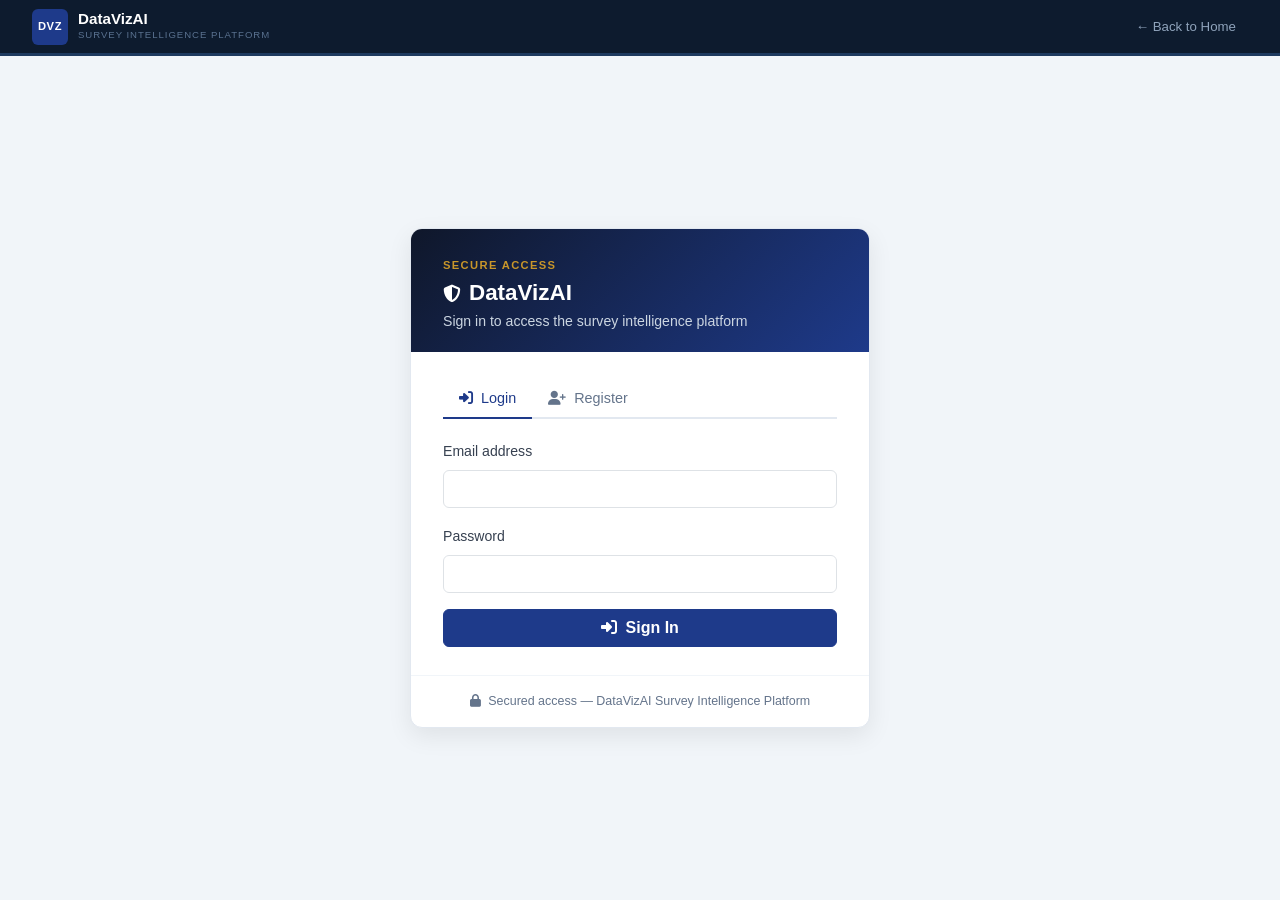
<file: templates/login.html>
<!doctype html>
<html lang="en">
  <head>
    <meta charset="UTF-8" />
    <meta name="viewport" content="width=device-width, initial-scale=1.0" />
    <title>Sign In — DataVizAI</title>
    <link
      href="https://cdn.jsdelivr.net/npm/bootstrap@5.3.0/dist/css/bootstrap.min.css"
      rel="stylesheet"
    />
    <link
      href="https://cdnjs.cloudflare.com/ajax/libs/font-awesome/6.4.0/css/all.min.css"
      rel="stylesheet"
    />
    <style>
      :root {
        --navy: #0f172a;
        --blue: #1e3a8a;
        --gold: #c8962a;
        --muted: #64748b;
      }
      body {
        background: #f1f5f9;
        font-family:
          -apple-system, BlinkMacSystemFont, "Segoe UI", Roboto, sans-serif;
        min-height: 100vh;
        display: flex;
        flex-direction: column;
      }
      .top-bar {
        background: var(--navy);
        border-bottom: 3px solid var(--blue);
        padding: 14px 24px;
        display: flex;
        align-items: center;
        gap: 12px;
      }
      .top-bar .brand-icon {
        background: var(--blue);
        width: 36px;
        height: 36px;
        border-radius: 8px;
        display: flex;
        align-items: center;
        justify-content: center;
      }
      .top-bar .brand-name {
        color: #fff;
        font-size: 1.05rem;
        font-weight: 600;
      }
      .top-bar .brand-sub {
        color: #94a3b8;
        font-size: 0.8rem;
        margin-left: auto;
      }
      .auth-wrap {
        flex: 1;
        display: flex;
        align-items: center;
        justify-content: center;
        padding: 48px 16px;
      }
      .auth-card {
        background: #fff;
        border: 1px solid #e2e8f0;
        border-radius: 12px;
        box-shadow: 0 8px 24px rgba(0, 0, 0, 0.08);
        width: 100%;
        max-width: 460px;
        overflow: hidden;
      }
      .auth-header {
        background: linear-gradient(135deg, var(--navy) 0%, var(--blue) 100%);
        padding: 28px 32px 20px;
        color: #fff;
      }
      .auth-header .eyebrow {
        font-size: 0.7rem;
        font-weight: 700;
        letter-spacing: 0.12em;
        text-transform: uppercase;
        color: var(--gold);
        margin-bottom: 6px;
      }
      .auth-header h1 {
        font-size: 1.4rem;
        font-weight: 700;
        margin: 0 0 4px;
      }
      .auth-header p {
        font-size: 0.88rem;
        color: #cbd5e1;
        margin: 0;
      }
      .auth-body {
        padding: 28px 32px;
      }
      .nav-tabs {
        border-bottom: 2px solid #e2e8f0;
        margin-bottom: 20px;
      }
      .nav-tabs .nav-link {
        color: var(--muted);
        font-weight: 500;
        font-size: 0.9rem;
        border: none;
        border-bottom: 2px solid transparent;
        margin-bottom: -2px;
        padding: 8px 16px;
      }
      .nav-tabs .nav-link.active {
        color: var(--blue);
        border-bottom-color: var(--blue);
        background: none;
      }
      .btn-primary {
        background: var(--blue);
        border-color: var(--blue);
        font-weight: 600;
      }
      .btn-primary:hover {
        background: var(--navy);
        border-color: var(--navy);
      }
      .form-label {
        font-size: 0.88rem;
        font-weight: 500;
        color: #374151;
      }
      .otp-timer-row {
        display: flex;
        align-items: center;
        gap: 10px;
        margin-top: 12px;
        font-size: 0.85rem;
        color: var(--muted);
      }
      .otp-digits {
        font-size: 1.1rem;
        letter-spacing: 3px;
        font-family: monospace;
        text-align: center;
      }
      .footer-note {
        text-align: center;
        font-size: 0.78rem;
        color: var(--muted);
        padding: 16px 32px;
        border-top: 1px solid #f1f5f9;
      }
    </style>
  </head>
  <body>
    <!-- ── Consistent Global Navbar ── -->
    <nav style="background:#0d1b2e;border-bottom:3px solid #1e3a5f;padding:0 2rem;
                display:flex;align-items:center;justify-content:space-between;
                height:56px;position:sticky;top:0;z-index:1000;gap:16px;">
      <a href="/home" style="display:flex;align-items:center;gap:10px;text-decoration:none;flex-shrink:0;">
        <div style="width:36px;height:36px;background:#1e3a8a;border-radius:6px;
                    display:flex;align-items:center;justify-content:center;
                    font-weight:800;font-size:0.7rem;letter-spacing:0.05em;color:#fff;flex-shrink:0;">DVZ</div>
        <div>
          <span style="display:block;font-weight:700;font-size:0.95rem;color:#fff;line-height:1.2;
                       font-family:-apple-system,BlinkMacSystemFont,'Segoe UI',Roboto,sans-serif;">DataVizAI</span>
          <span style="display:block;font-size:0.6rem;font-weight:500;color:#5a7290;
                       letter-spacing:0.1em;text-transform:uppercase;">Survey Intelligence Platform</span>
        </div>
      </a>
      <div style="display:flex;align-items:center;gap:8px;">
        <a href="/home" style="color:#8fa3bb;font-size:0.83rem;font-weight:500;text-decoration:none;
                               padding:5px 12px;border-radius:4px;">← Back to Home</a>
      </div>
    </nav>

    <div class="auth-wrap">
      <div class="auth-card">
        <div class="auth-header">
          <div class="eyebrow">Secure Access</div>
          <h1>
            <i class="fas fa-shield-alt me-2" style="font-size: 1.1rem"></i>DataVizAI
          </h1>
          <p>Sign in to access the survey intelligence platform</p>
        </div>

        <div class="auth-body">
          <ul class="nav nav-tabs" id="authTabs" role="tablist">
            <li class="nav-item" role="presentation">
              <button
                class="nav-link active"
                id="tab-login"
                data-bs-toggle="tab"
                data-bs-target="#pane-login"
                type="button"
              >
                <i class="fas fa-sign-in-alt me-1"></i> Login
              </button>
            </li>
            <li class="nav-item" role="presentation">
              <button
                class="nav-link"
                id="tab-signup"
                data-bs-toggle="tab"
                data-bs-target="#pane-signup"
                type="button"
              >
                <i class="fas fa-user-plus me-1"></i> Register
              </button>
            </li>
            <li class="nav-item d-none" id="li-otp" role="presentation">
              <button
                class="nav-link"
                id="tab-otp"
                data-bs-toggle="tab"
                data-bs-target="#pane-otp"
                type="button"
              >
                <i class="fas fa-key me-1"></i> Verify OTP
              </button>
            </li>
          </ul>

          <div class="tab-content" id="authTabContent">
            <!-- ── Login tab ── -->
            <div
              class="tab-pane fade show active"
              id="pane-login"
              role="tabpanel"
            >
              <form id="form-login" novalidate>
                <div class="mb-3">
                  <label class="form-label" for="login-email"
                    >Email address</label
                  >
                  <input
                    type="email"
                    class="form-control"
                    id="login-email"
                    autocomplete="email"
                    required
                  />
                </div>
                <div class="mb-3">
                  <label class="form-label" for="login-password"
                    >Password</label
                  >
                  <input
                    type="password"
                    class="form-control"
                    id="login-password"
                    autocomplete="current-password"
                    required
                  />
                </div>
                <button type="submit" class="btn btn-primary w-100">
                  <i class="fas fa-sign-in-alt me-1"></i> Sign In
                </button>
                <div
                  class="alert alert-danger mt-3 d-none py-2"
                  id="login-error"
                ></div>
              </form>
            </div>

            <!-- ── Signup tab ── -->
            <div class="tab-pane fade" id="pane-signup" role="tabpanel">
              <form id="form-signup" novalidate>
                <div class="mb-3">
                  <label class="form-label" for="signup-name">Full Name</label>
                  <input
                    type="text"
                    class="form-control"
                    id="signup-name"
                    autocomplete="name"
                    required
                  />
                </div>
                <div class="mb-3">
                  <label class="form-label" for="signup-email"
                    >Email address</label
                  >
                  <input
                    type="email"
                    class="form-control"
                    id="signup-email"
                    autocomplete="email"
                    required
                  />
                </div>
                <div class="mb-3">
                  <label class="form-label" for="signup-phone">
                    Phone <span class="text-muted fw-normal">(optional)</span>
                  </label>
                  <input
                    type="tel"
                    class="form-control"
                    id="signup-phone"
                    autocomplete="tel"
                  />
                </div>
                <div class="mb-3">
                  <label class="form-label" for="signup-password"
                    >Password</label
                  >
                  <input
                    type="password"
                    class="form-control"
                    id="signup-password"
                    autocomplete="new-password"
                    minlength="6"
                    required
                  />
                  <div class="form-text">Minimum 6 characters</div>
                </div>
                <div class="mb-3">
                  <label class="form-label" for="signup-confirm"
                    >Confirm Password</label
                  >
                  <input
                    type="password"
                    class="form-control"
                    id="signup-confirm"
                    autocomplete="new-password"
                    required
                  />
                </div>
                <button type="submit" class="btn btn-primary w-100">
                  <i class="fas fa-user-plus me-1"></i> Create Account
                </button>
                <div
                  class="alert alert-danger mt-3 d-none py-2"
                  id="signup-error"
                ></div>
              </form>
            </div>

            <!-- ── OTP tab ── -->
            <div class="tab-pane fade" id="pane-otp" role="tabpanel">
              <form id="form-otp" novalidate>
                <input type="hidden" id="otp-user-id" />
                <div
                  class="alert alert-info py-2 mb-3"
                  style="font-size: 0.88rem"
                >
                  <i class="fas fa-envelope me-1"></i>
                  An OTP has been sent to your email. Enter it below to verify
                  your account.
                </div>
                <div class="mb-3">
                  <label class="form-label" for="otp-code">6-Digit OTP</label>
                  <input
                    type="text"
                    class="form-control otp-digits"
                    id="otp-code"
                    maxlength="6"
                    inputmode="numeric"
                    pattern="[0-9]{6}"
                    required
                  />
                </div>
                <button type="submit" class="btn btn-primary w-100">
                  <i class="fas fa-check-circle me-1"></i> Verify OTP
                </button>
                <div class="otp-timer-row">
                  <span
                    ><i class="fas fa-clock me-1"></i>Expires in
                    <strong id="otp-timer">10:00</strong></span
                  >
                  <button
                    type="button"
                    class="btn btn-sm btn-outline-secondary ms-auto"
                    id="btn-resend"
                    disabled
                  >
                    Resend OTP
                  </button>
                </div>
                <div
                  class="alert alert-danger mt-3 d-none py-2"
                  id="otp-error"
                ></div>
              </form>
            </div>
          </div>
          <!-- /tab-content -->
        </div>
        <!-- /auth-body -->

        <div class="footer-note">
          <i class="fas fa-lock me-1"></i>
          Secured access — DataVizAI Survey Intelligence Platform
        </div>
      </div>
      <!-- /auth-card -->
    </div>
    <!-- /auth-wrap -->

    <script src="https://cdn.jsdelivr.net/npm/bootstrap@5.3.0/dist/js/bootstrap.bundle.min.js"></script>
    <script src="/static/auth.js"></script>
  </body>
</html>
</file>
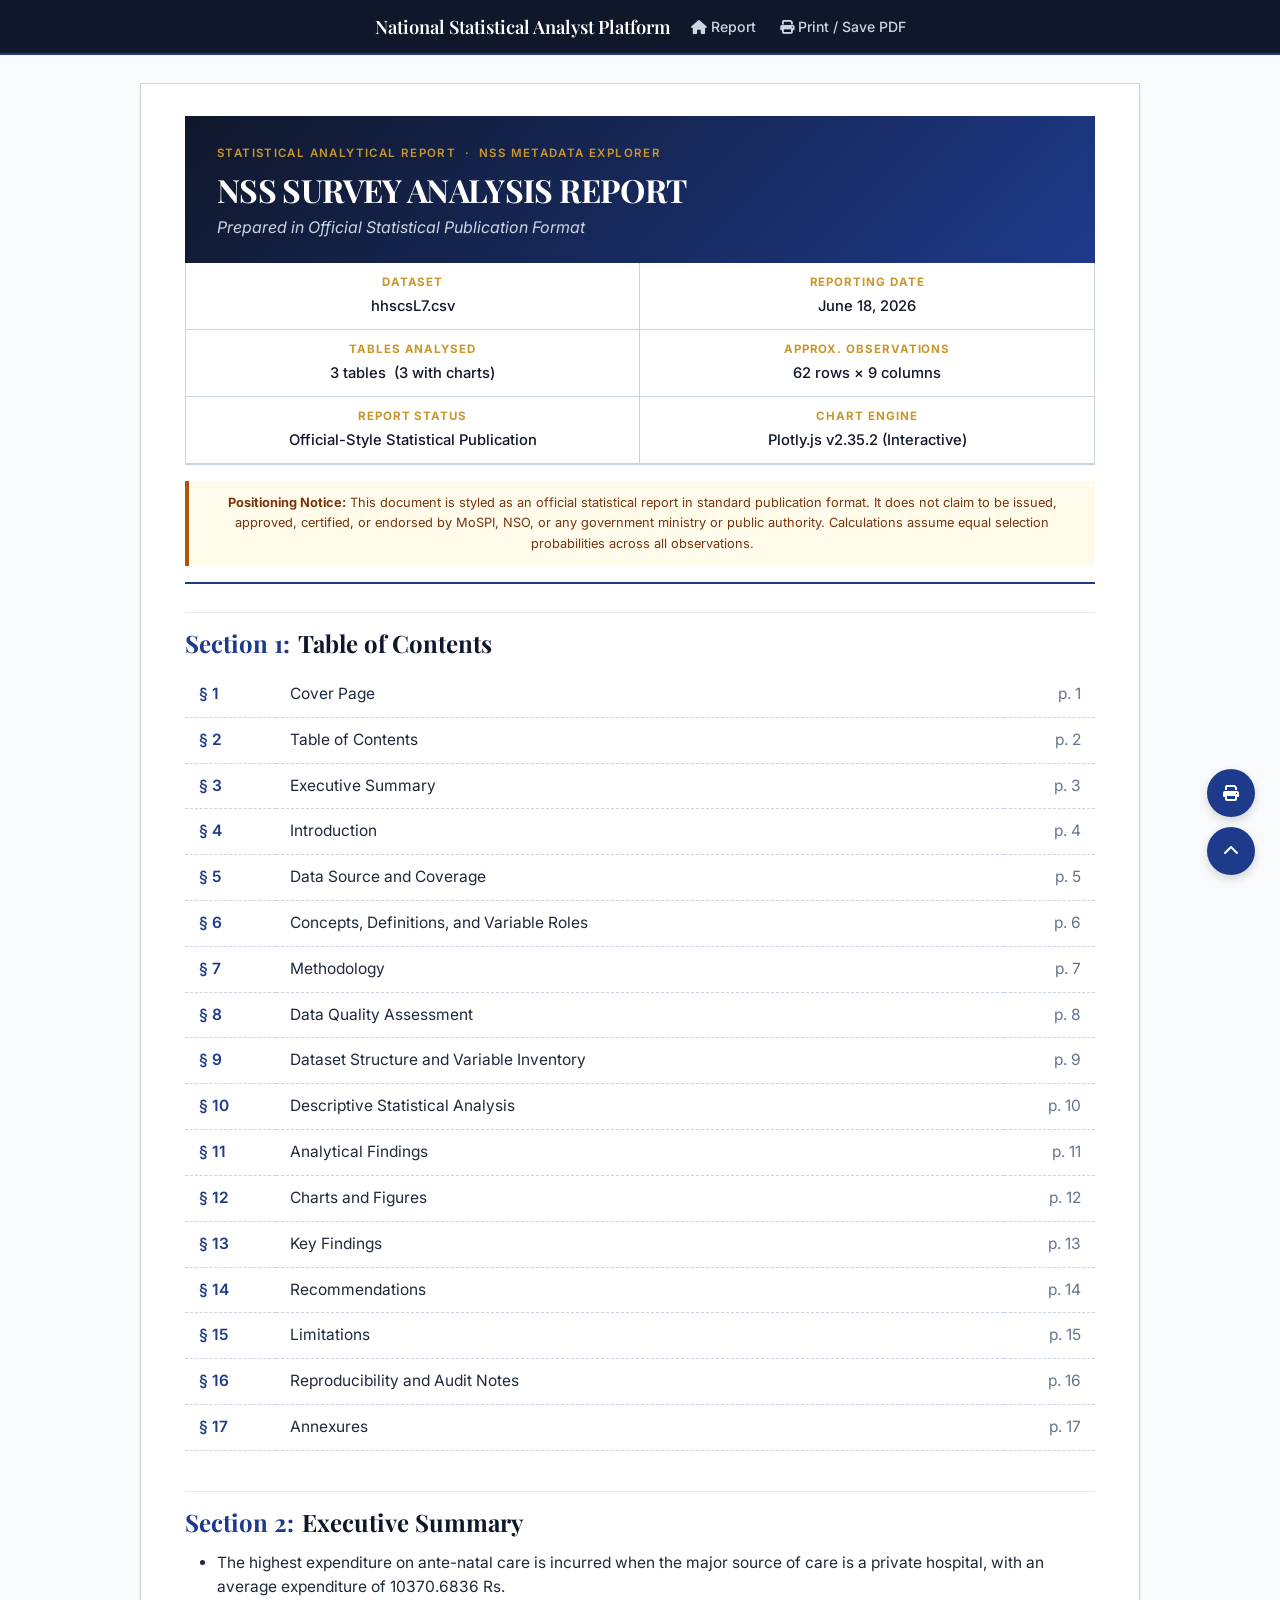
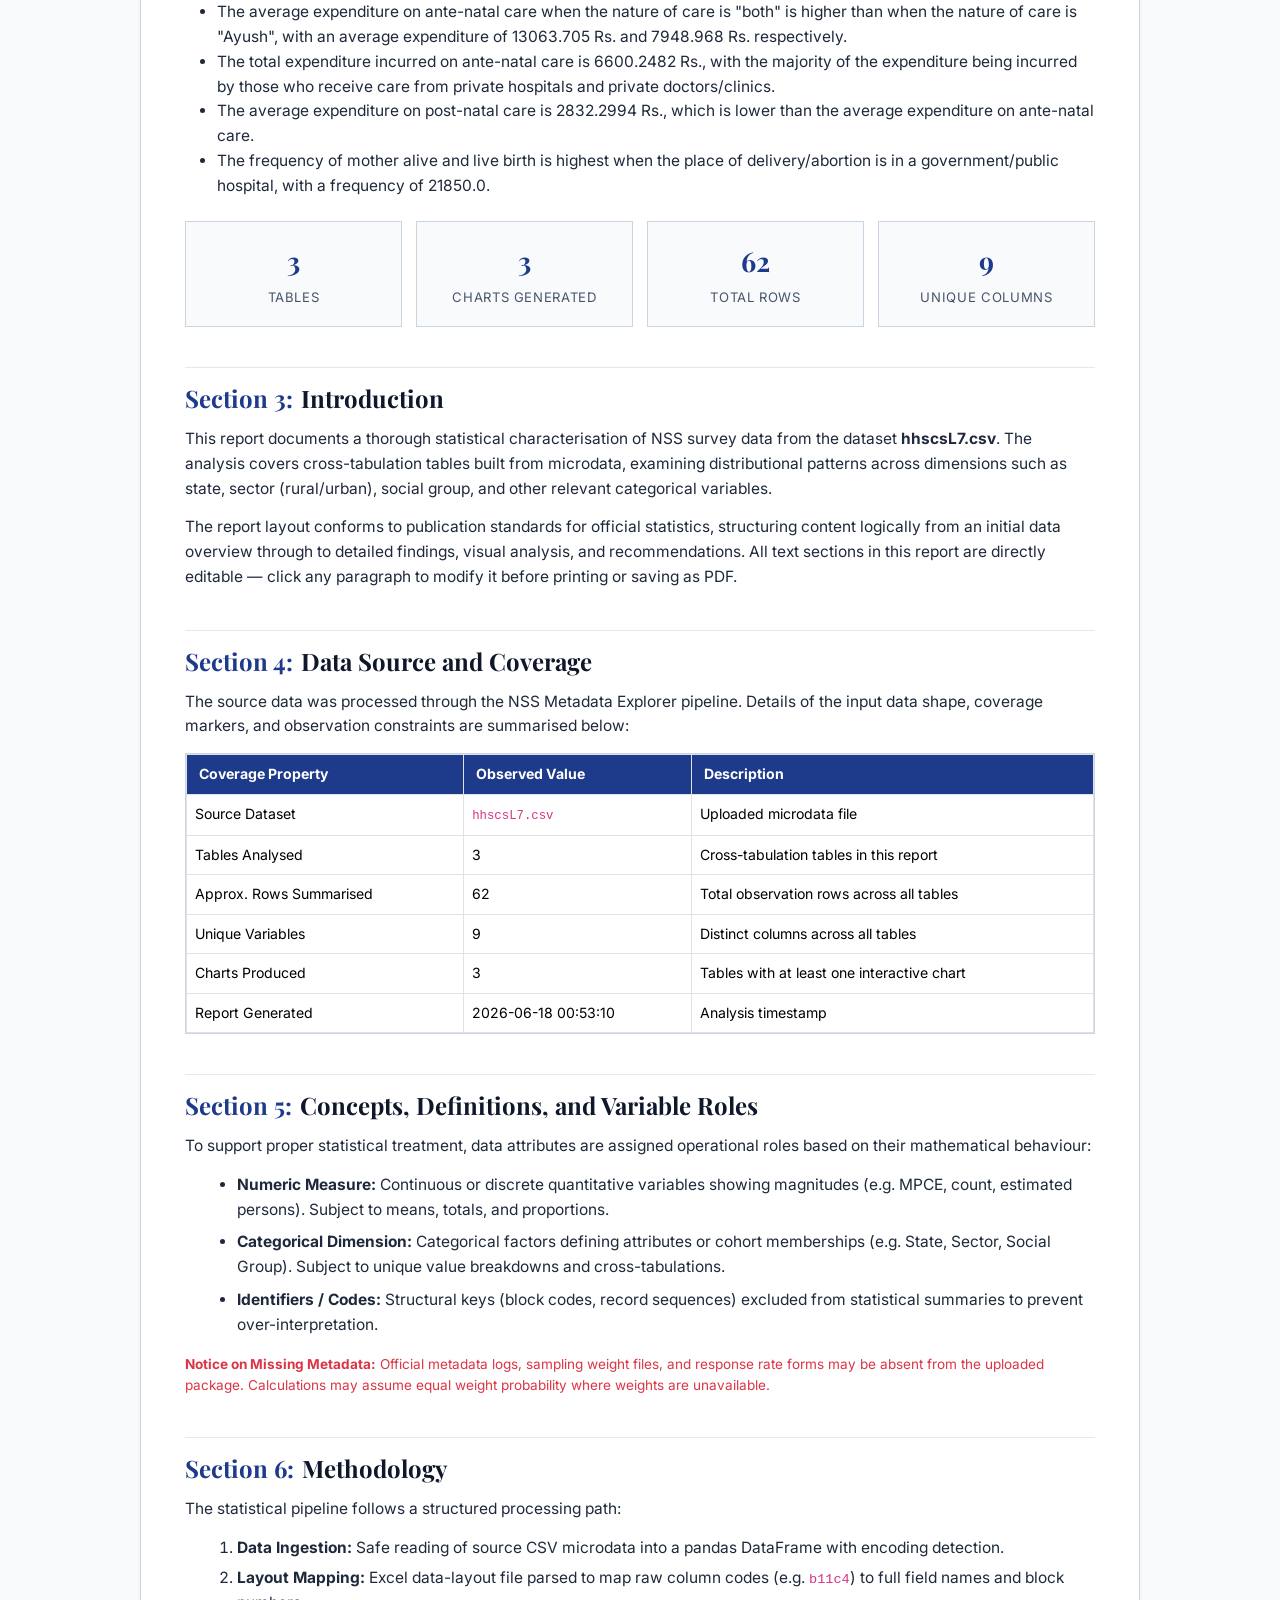
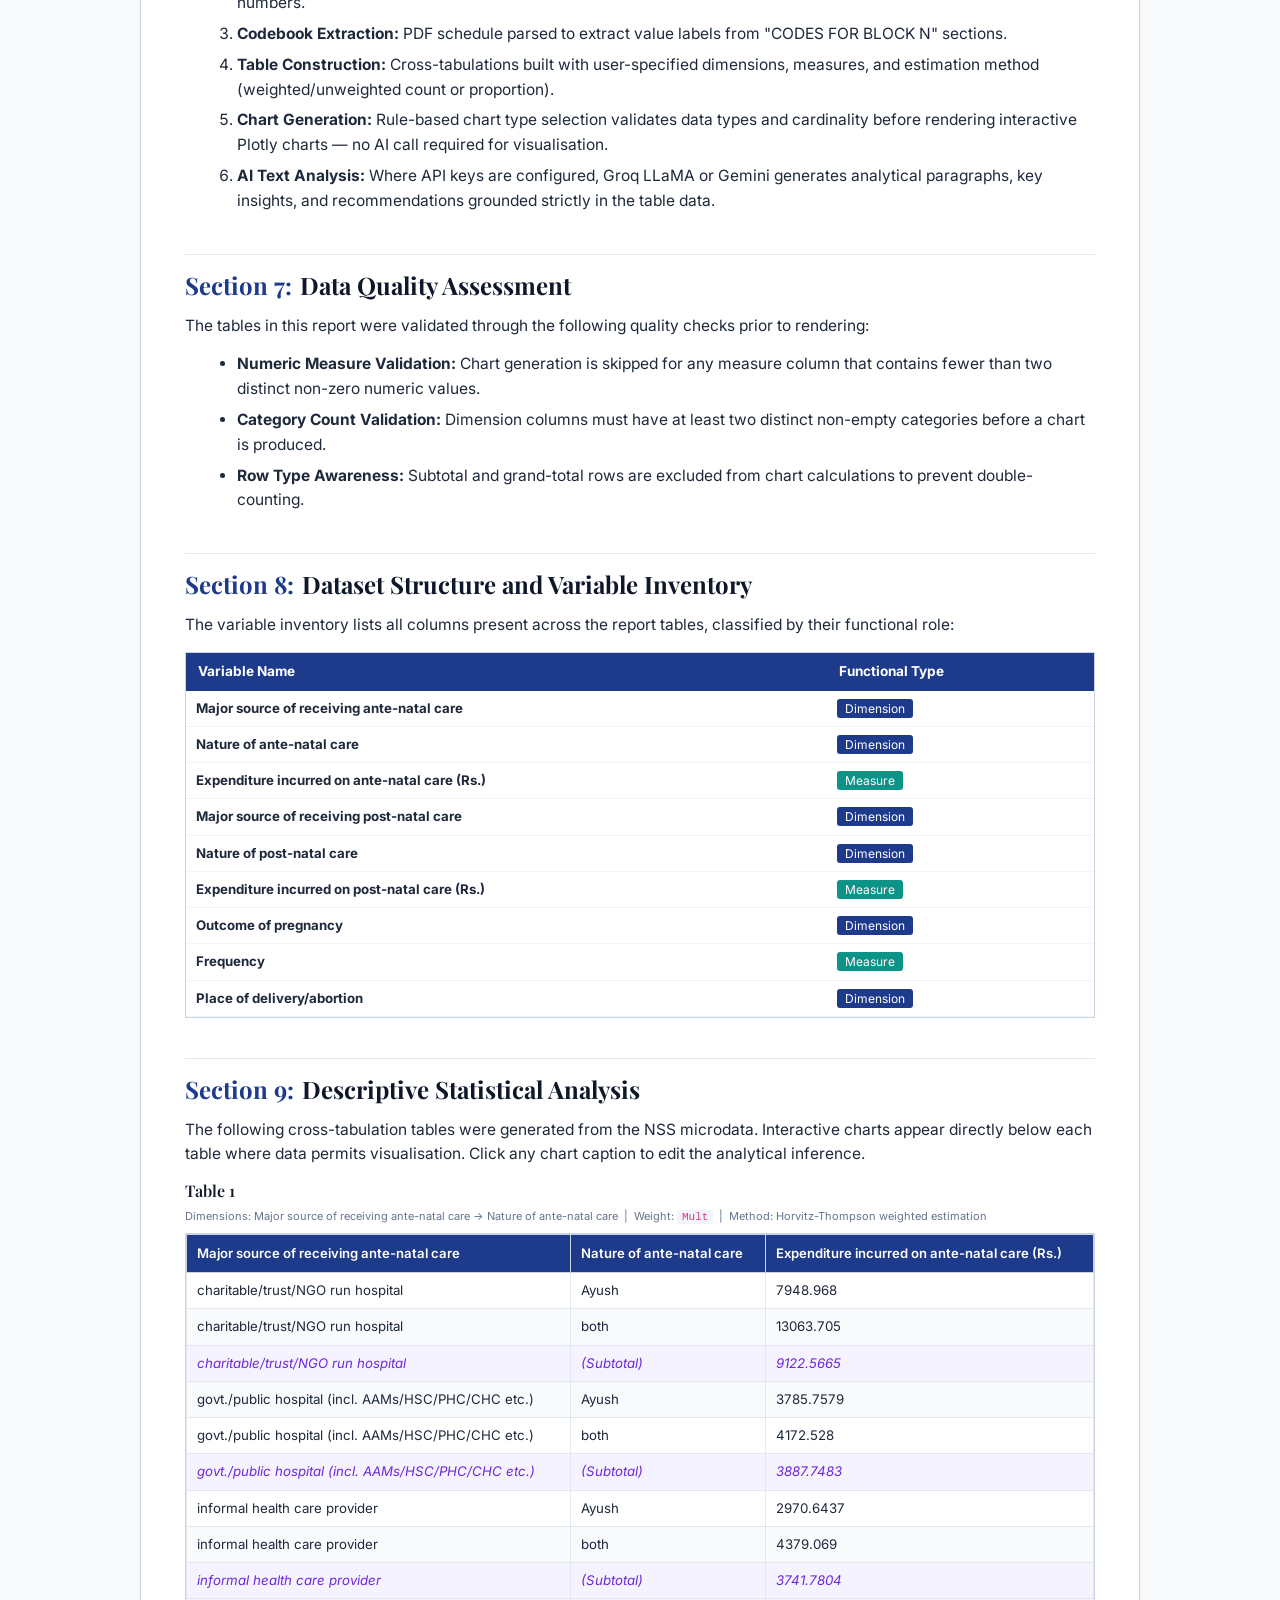
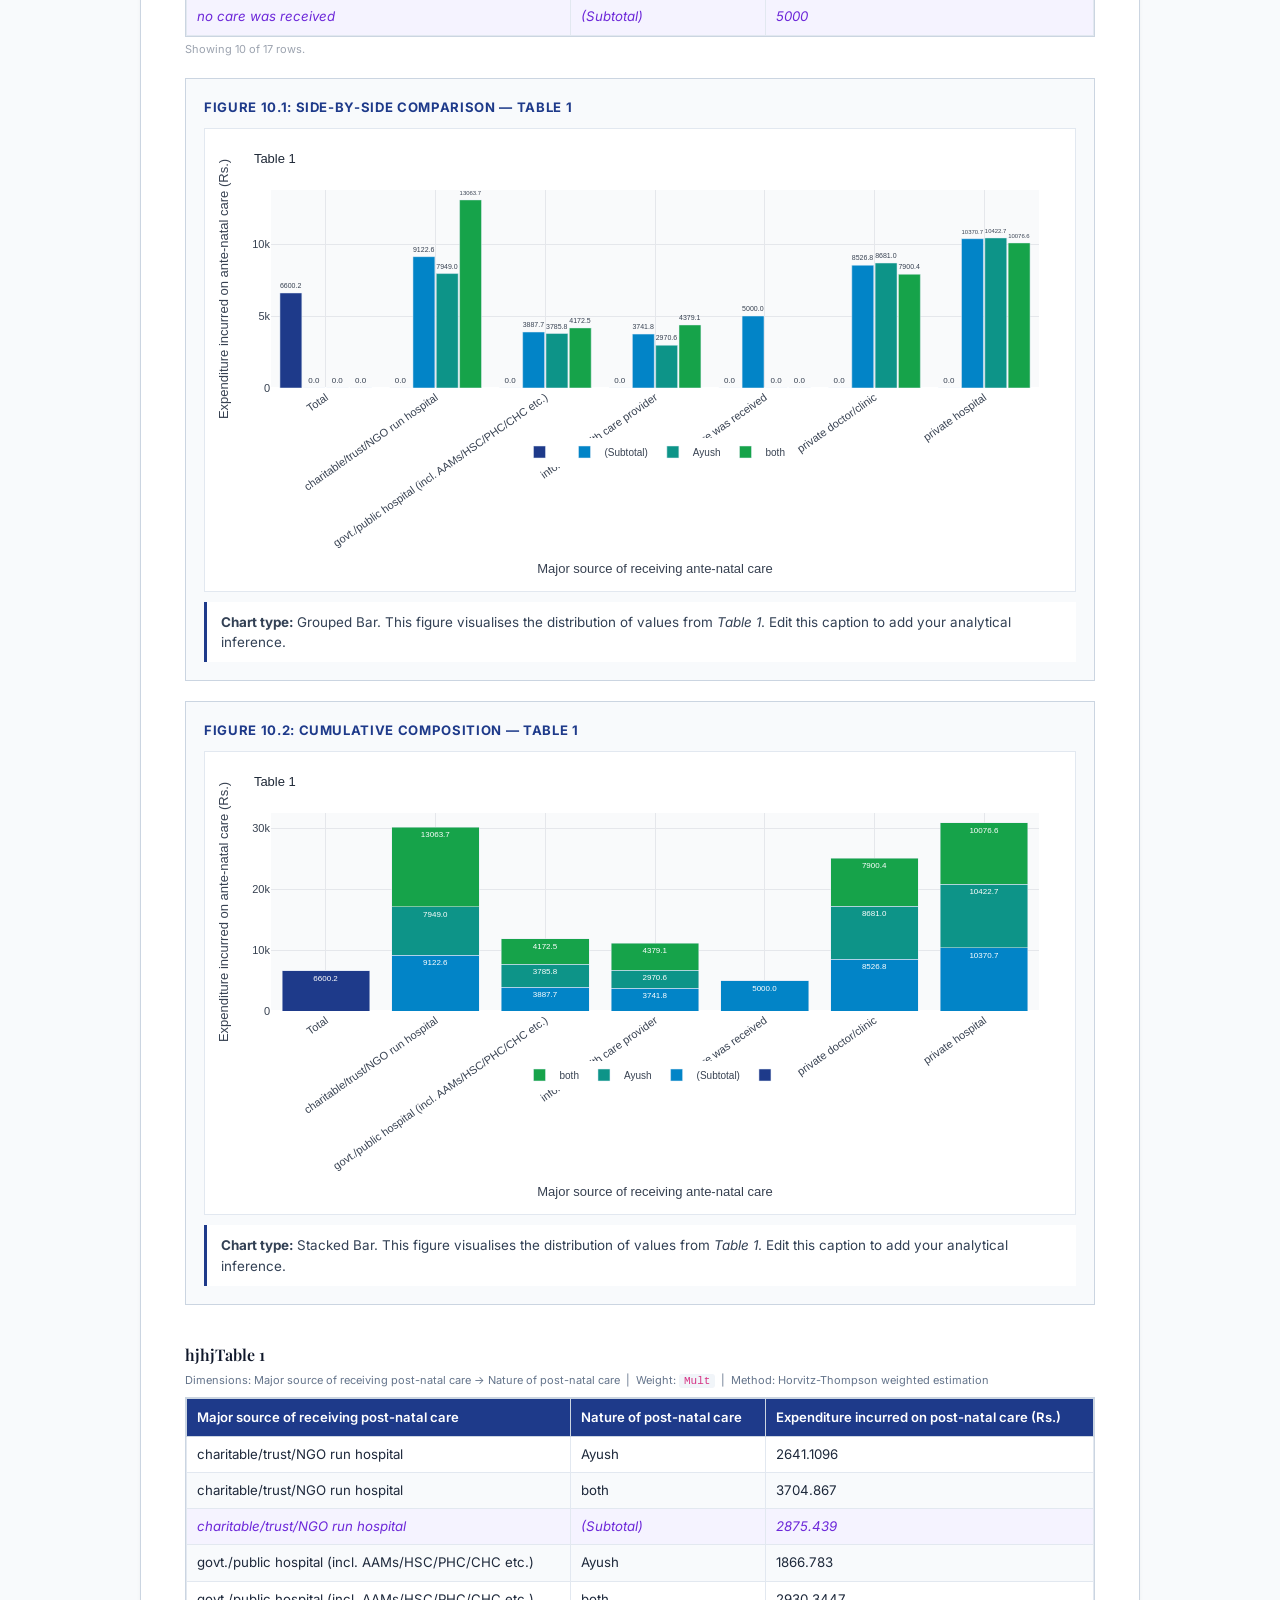
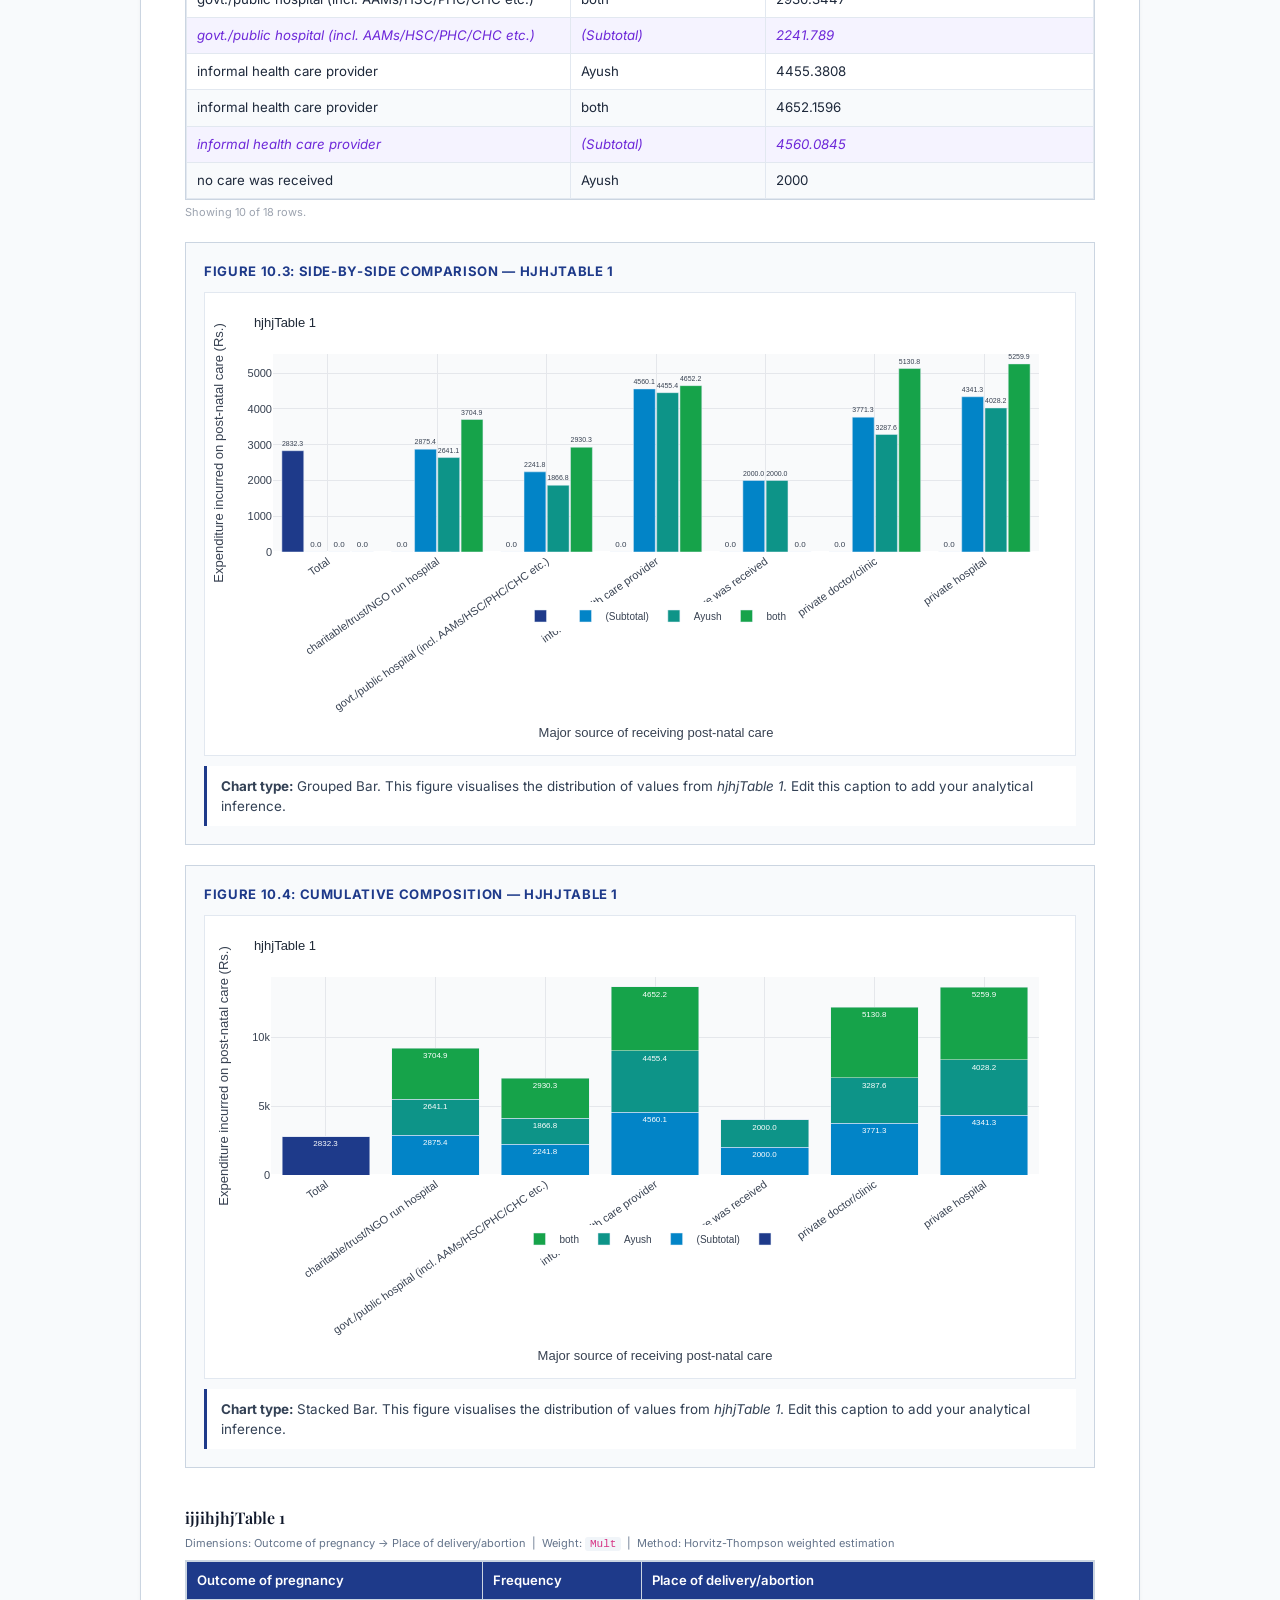
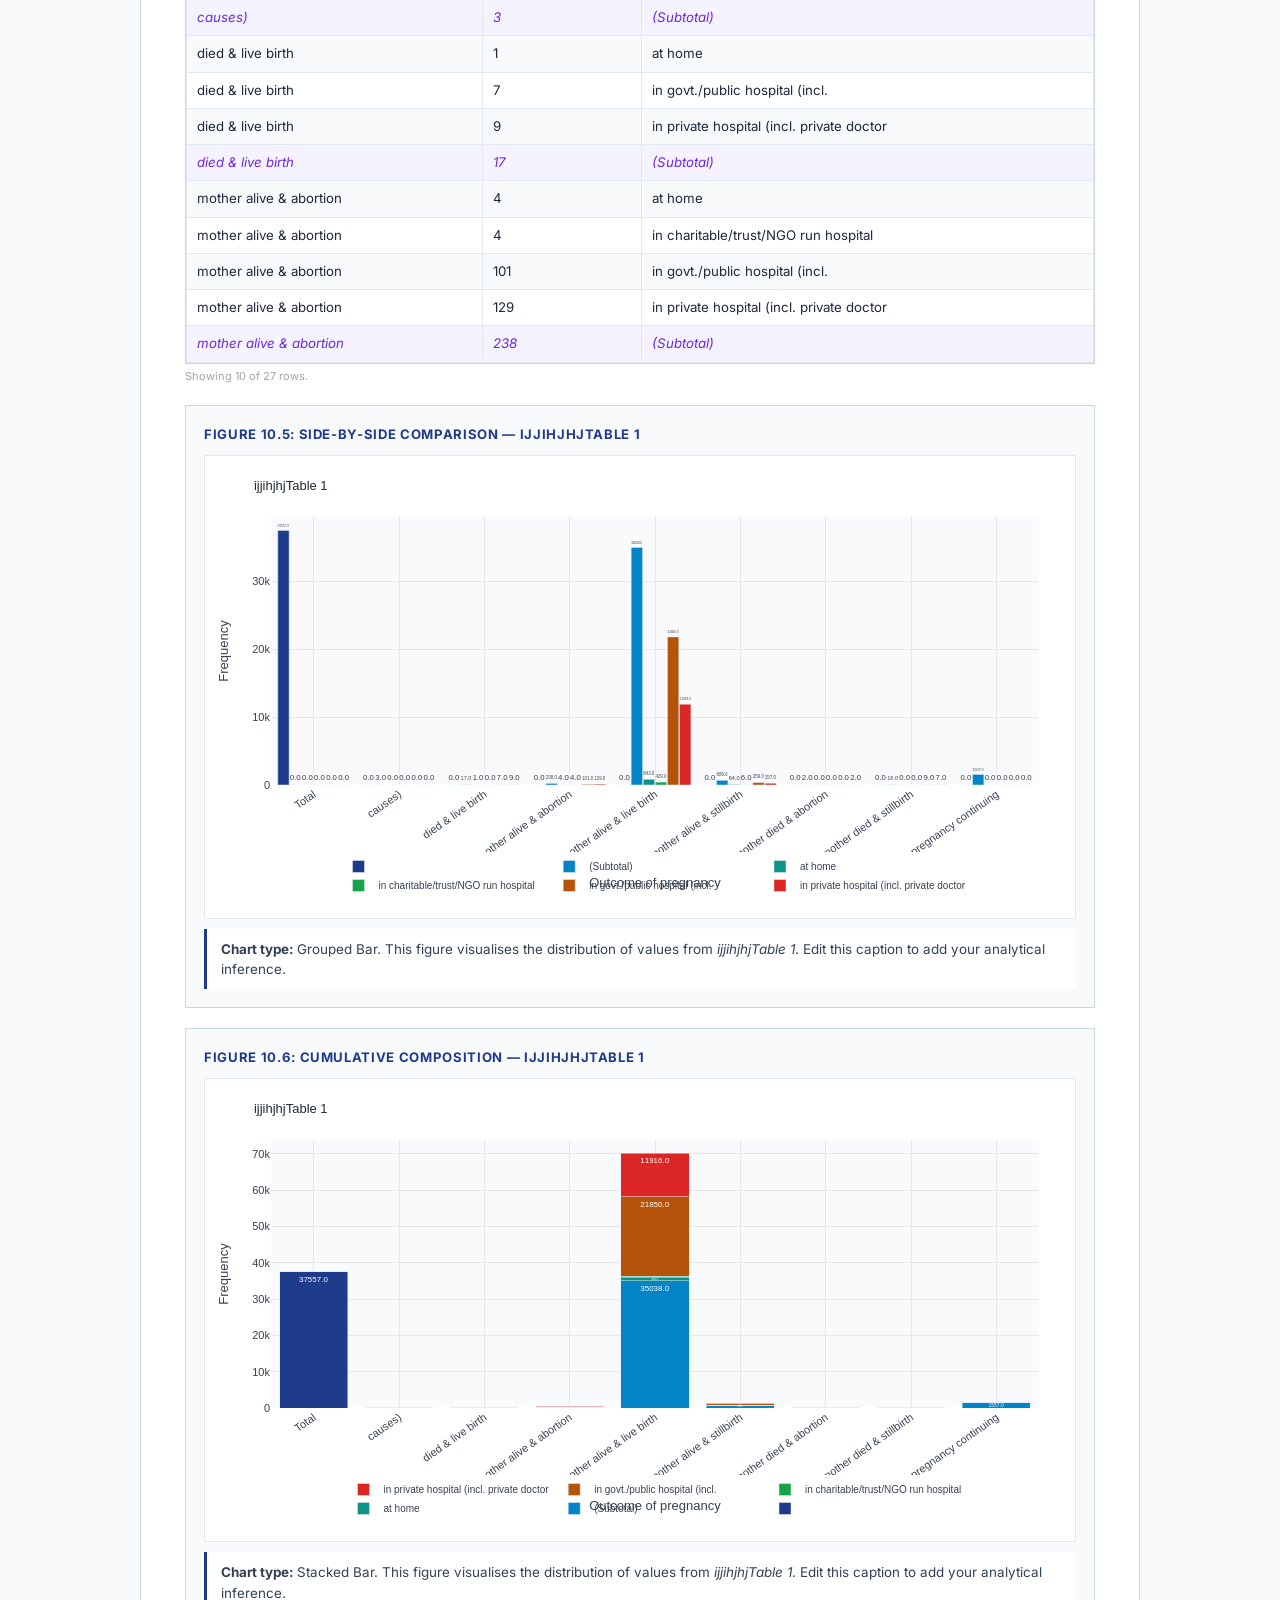
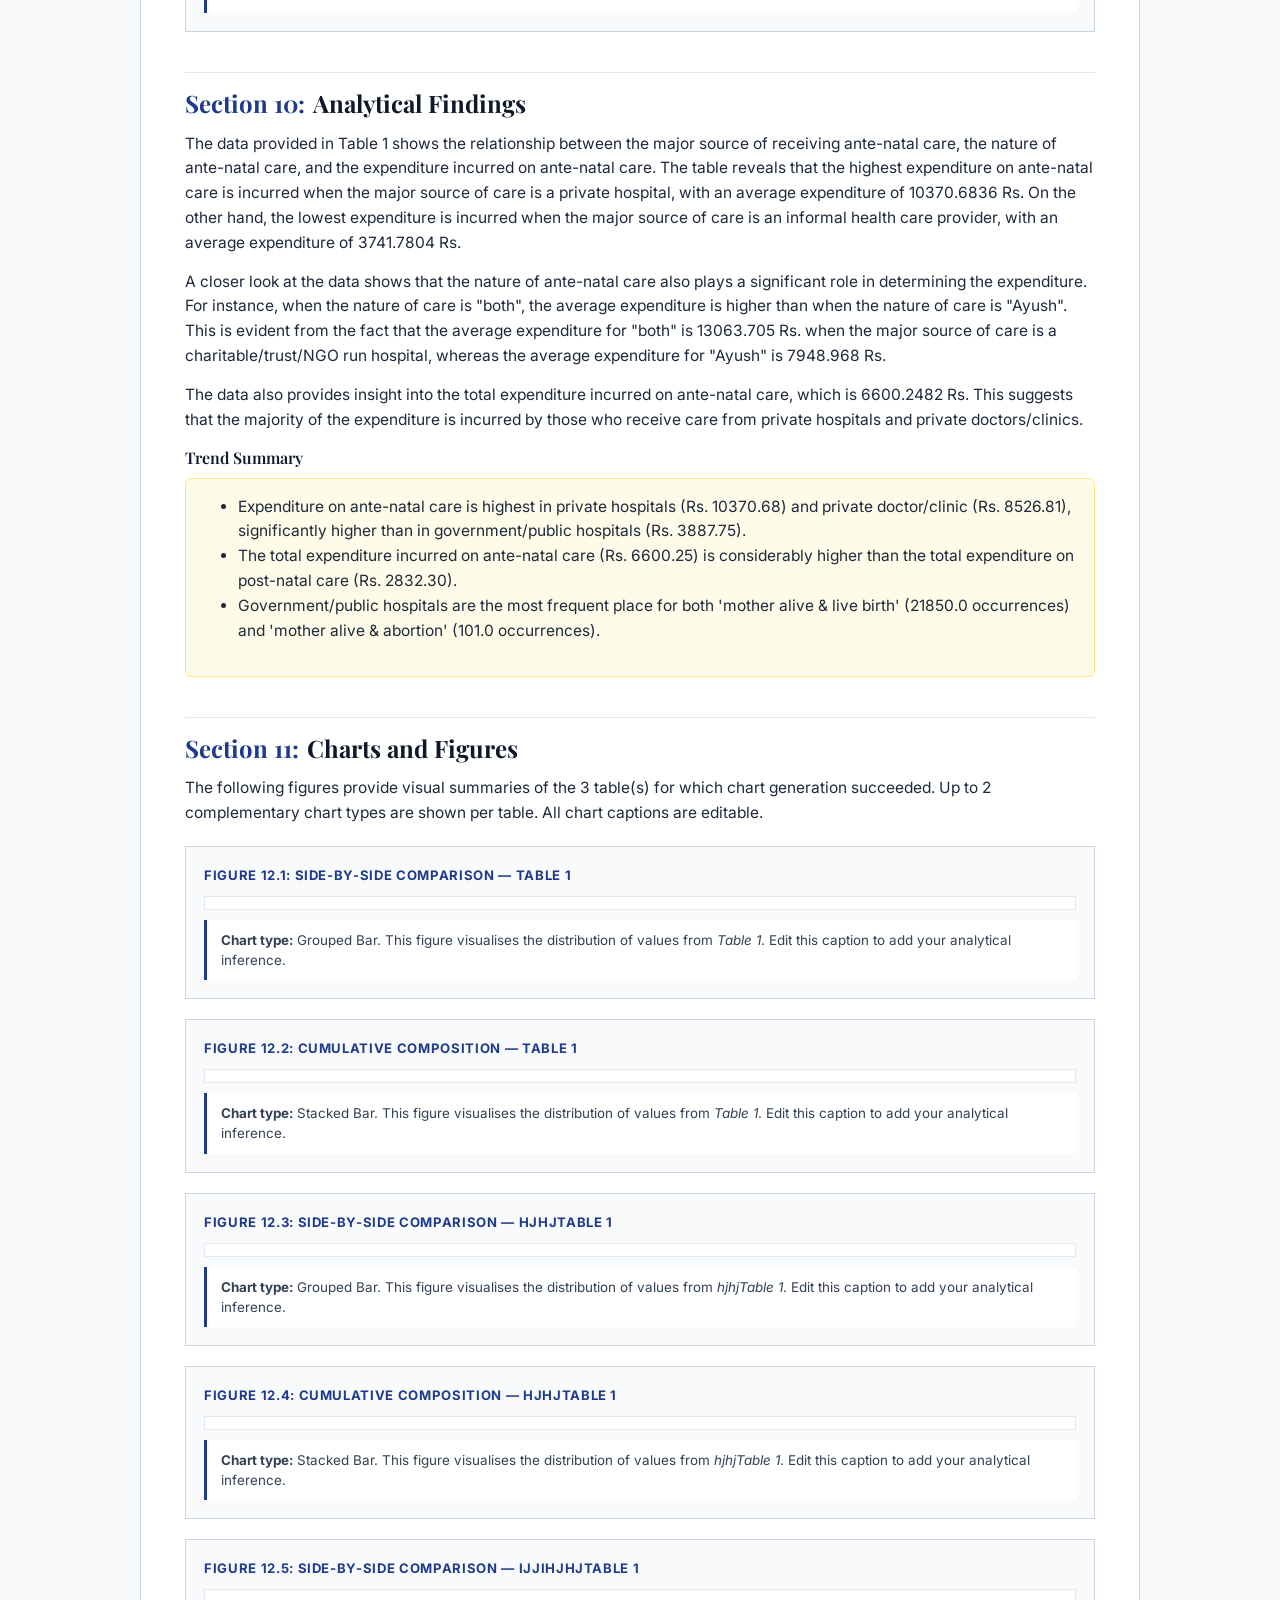
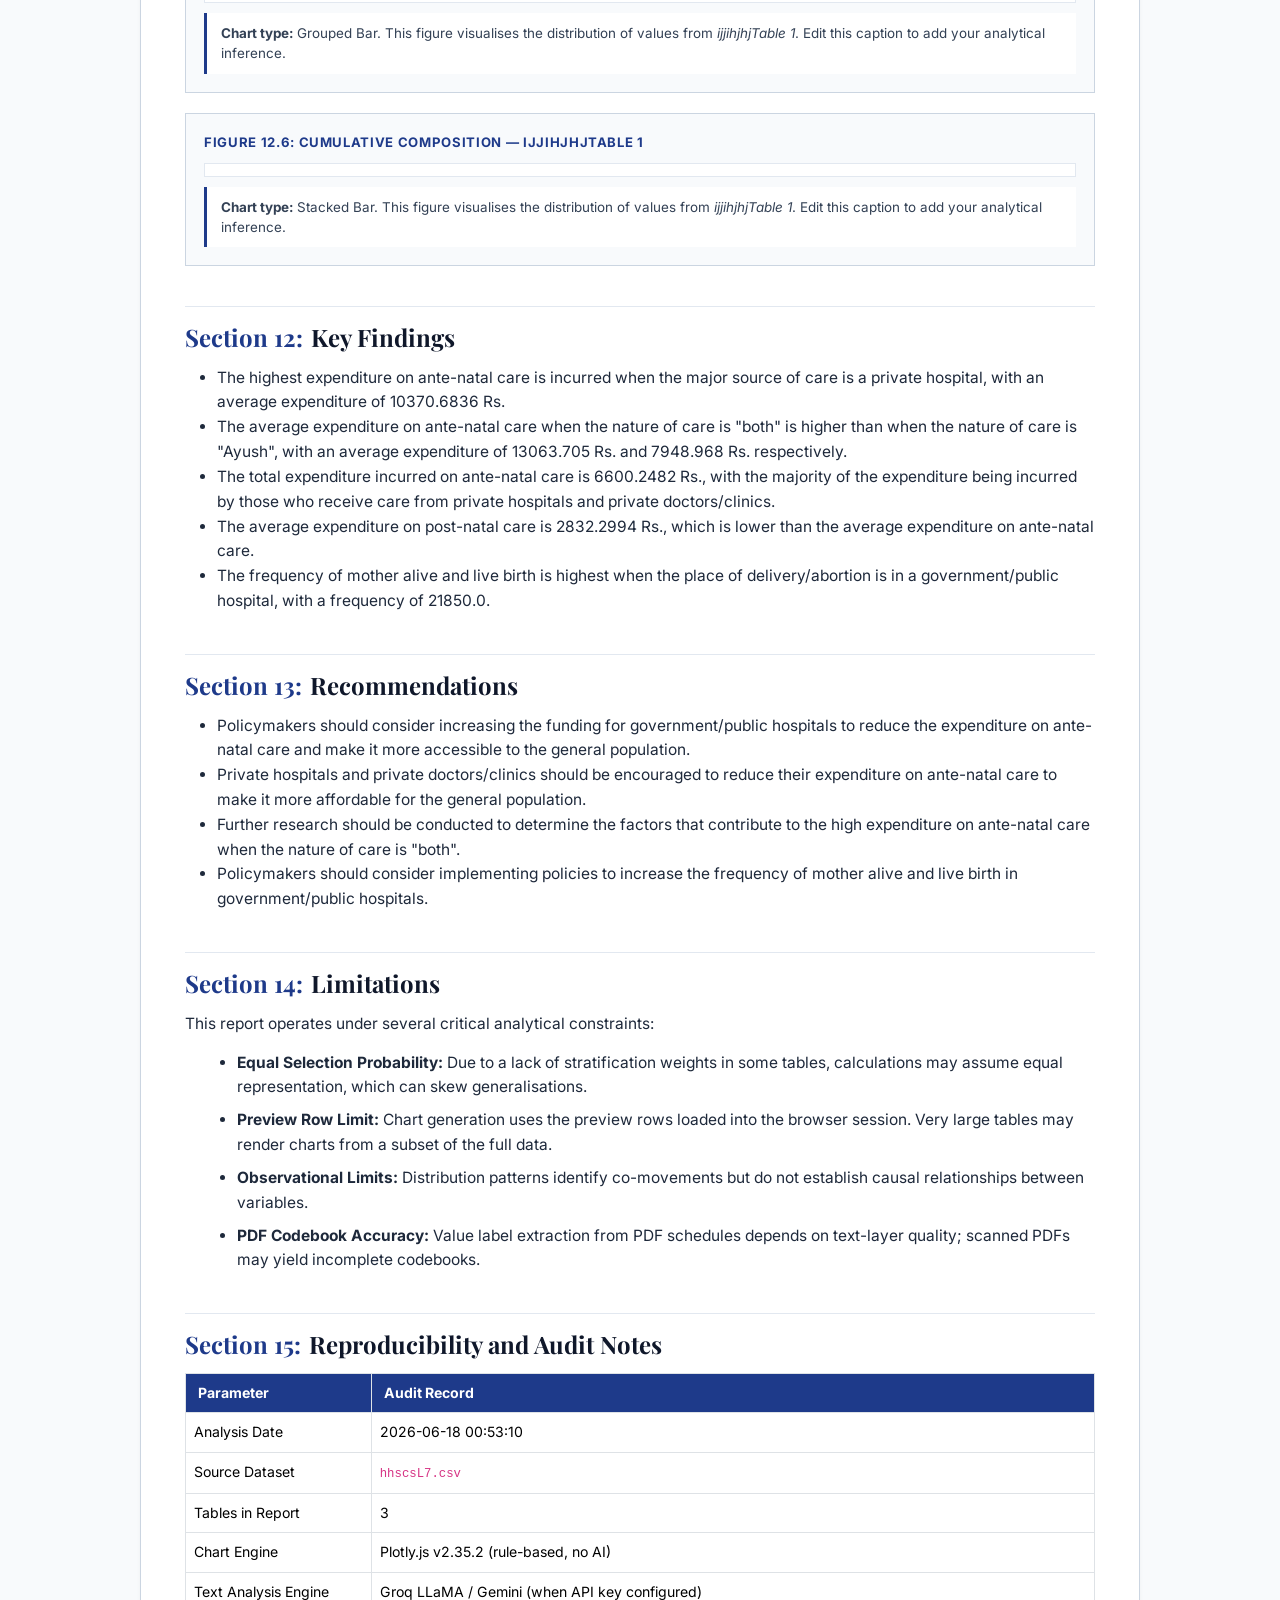
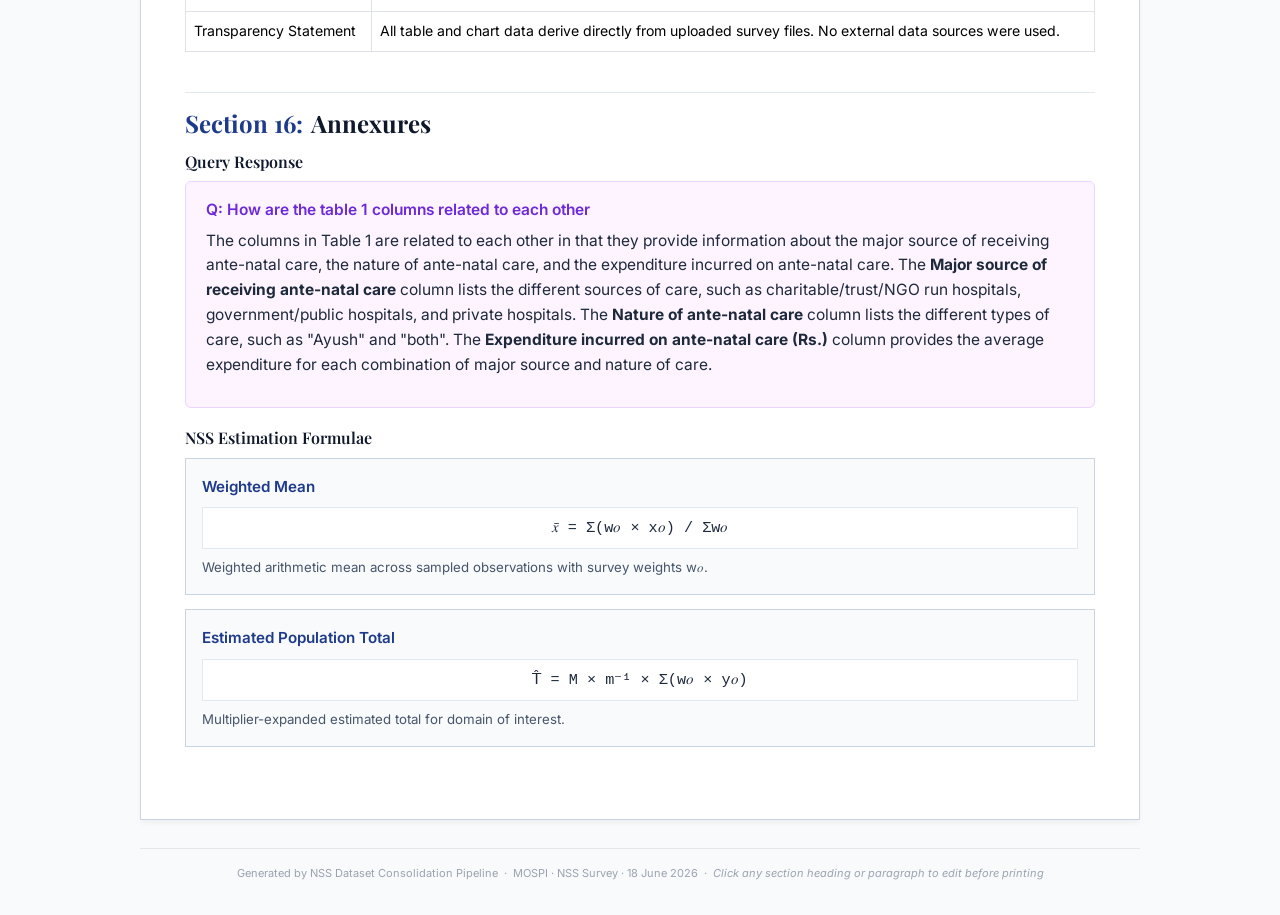
<file: outputs/reports/report_20260618_005310.html>
<!DOCTYPE html>
<html lang="en">
<head>
<meta charset="UTF-8"/>
<meta name="viewport" content="width=device-width,initial-scale=1"/>
<title>NSS Statistical Analytical Report — 18 June 2026</title>
<link rel="preconnect" href="https://fonts.googleapis.com"/>
<link rel="preconnect" href="https://fonts.gstatic.com" crossorigin/>
<link href="https://fonts.googleapis.com/css2?family=Inter:wght@300;400;500;600;700&family=Playfair+Display:ital,wght@0,600;0,700;1,400&display=swap" rel="stylesheet"/>
<link href="https://cdn.jsdelivr.net/npm/bootstrap@5.3.0/dist/css/bootstrap.min.css" rel="stylesheet"/>
<link href="https://cdnjs.cloudflare.com/ajax/libs/font-awesome/6.4.0/css/all.min.css" rel="stylesheet"/>
<script src="https://cdn.plot.ly/plotly-2.35.2.min.js" charset="utf-8"></script>
<style>
:root{--primary:#0f172a;--primary-accent:#1e3a8a;--secondary:#475569;--accent:#b45309;--bg-light:#f8fafc;--bg-white:#ffffff;--border:#cbd5e1;--text-dark:#0f172a;--text-muted:#64748b}
body{font-family:'Inter',system-ui,-apple-system,sans-serif;background:#f8fafc;color:#0f172a;line-height:1.6}
h1,h2,h3,h4,h5,h6{font-family:'Playfair Display',Georgia,serif;color:#0f172a;font-weight:700}
.navbar{background:#0f172a;border-bottom:2px solid #1e3a8a;padding:12px 0;position:sticky;top:0;z-index:1000}
.navbar-content{max-width:1200px;margin:0 auto;padding:0 20px;display:flex;justify-content:space-between;align-items:center}
.logo-text{color:#fff;font-size:1.15rem;font-weight:600;font-family:'Playfair Display',serif}
.nav-links a{color:#cbd5e1;text-decoration:none;font-weight:500;font-size:0.88rem;margin-left:20px;transition:color 0.2s}
.nav-links a:hover{color:#fff}
.report-container{max-width:1000px;margin:28px auto;background:#fff;border:1px solid #cbd5e1;padding:32px 44px;box-shadow:0 4px 6px -1px rgba(0,0,0,.05)}
.cover-banner{background:linear-gradient(135deg,#0f172a 0%,#1e3a8a 100%);color:#fff;padding:28px 32px 22px;margin-bottom:0;text-align:left}
.cover-banner-label{font-size:0.72rem;font-weight:600;text-transform:uppercase;letter-spacing:.12em;color:#C8962A;margin-bottom:8px}
.cover-title{font-size:2rem;margin-bottom:6px;color:#fff;letter-spacing:-.02em;font-family:'Playfair Display',serif}
.cover-subtitle{font-size:1rem;color:#cbd5e1;font-style:italic;margin-bottom:0}
.cover-meta-grid{display:grid;grid-template-columns:1fr 1fr;gap:0;margin:0;border:1px solid #cbd5e1;border-top:none}
.cover-meta-cell{padding:10px 16px;border-bottom:1px solid #cbd5e1;border-right:1px solid #cbd5e1;font-size:0.9rem}
.cover-meta-cell:nth-child(even){border-right:none}
.cover-meta-cell-label{font-size:0.72rem;font-weight:700;text-transform:uppercase;letter-spacing:.08em;color:#C8962A;display:block;margin-bottom:3px}
.cover-meta-cell-value{font-size:0.92rem;color:#0f172a;font-weight:500}
.section-card{margin-bottom:40px;padding-top:16px;border-top:1px solid #e2e8f0}
.section-card:first-of-type{border-top:none}
.report-body{counter-reset:section}
.section-title{font-size:1.5rem;margin-bottom:14px;counter-increment:section;display:flex;align-items:center}
.section-title::before{content:'Section 'counter(section)': ';color:#1e3a8a;margin-right:8px;font-family:'Playfair Display',serif}
.section-content{font-size:0.97rem;color:#1e293b}
.section-content p{margin-bottom:14px}
.indicator-grid{display:grid;grid-template-columns:repeat(auto-fit,minmax(160px,1fr));gap:14px;margin:22px 0}
.indicator-box{border:1px solid #cbd5e1;background:#f8fafc;padding:18px;text-align:center}
.indicator-val{font-size:1.7rem;font-weight:700;color:#1e3a8a;font-family:'Playfair Display',serif}
.indicator-lbl{font-size:0.82rem;color:#475569;margin-top:4px;text-transform:uppercase;letter-spacing:.05em}
.positioning-notice{background:#fffbeb;border-left:4px solid #b45309;padding:12px 16px;font-size:0.8rem;color:#78350f;margin:16px 0 0}
.floating-actions{position:fixed;bottom:25px;right:25px;z-index:1000;display:flex;flex-direction:column;gap:10px}
.btn-action{width:48px;height:48px;border-radius:50%;background:#1e3a8a;color:#fff;display:flex;align-items:center;justify-content:center;border:none;box-shadow:0 4px 10px rgba(0,0,0,.15);transition:transform .2s,background-color .2s;cursor:pointer}
.btn-action:hover{transform:scale(1.06);background:#0f172a}
[contenteditable='true']:focus{outline:2px dashed #2563eb;outline-offset:2px;border-radius:2px}
@media print{.navbar,.floating-actions{display:none!important}body{background:#fff!important}.report-container{border:none!important;box-shadow:none!important;padding:0!important;margin:0!important;max-width:100%!important}.section-card{page-break-before:always;break-before:page}.section-card:first-of-type{page-break-before:avoid;break-before:avoid}.figure-card{page-break-inside:avoid;break-inside:avoid}[contenteditable]{outline:none}}
</style>
</head>
<body>
<nav class="navbar">
  <div class="navbar-content">
    <div class="logo-text">National Statistical Analyst Platform</div>
    <div class="nav-links">
      <a href="#cover"><i class="fas fa-home me-1"></i>Report</a>
      <a href="javascript:window.print()"><i class="fas fa-print me-1"></i>Print / Save PDF</a>
    </div>
  </div>
</nav>
<div class="floating-actions">
  <button class="btn-action" onclick="window.print()" title="Print or Save PDF"><i class="fas fa-print"></i></button>
  <button class="btn-action" onclick="window.scrollTo({top:0,behavior:'smooth'})" title="Back to top"><i class="fas fa-chevron-up"></i></button>
</div>
<div class="report-container" id="cover">
<div class="report-body">
<div class="cover-page" style="text-align:center;padding-bottom:16px;margin-bottom:28px;border-bottom:2px solid #1e3a8a">
<div class="cover-banner">
<div class="cover-banner-label">Statistical Analytical Report &nbsp;·&nbsp; NSS Metadata Explorer</div>
<h1 class="cover-title">NSS SURVEY ANALYSIS REPORT</h1>
<p class="cover-subtitle">Prepared in Official Statistical Publication Format</p>
</div>
<div class="cover-meta-grid">
<div class="cover-meta-cell"><span class="cover-meta-cell-label">Dataset</span><span class="cover-meta-cell-value">hhscsL7.csv</span></div>
<div class="cover-meta-cell"><span class="cover-meta-cell-label">Reporting Date</span><span class="cover-meta-cell-value">June 18, 2026</span></div>
<div class="cover-meta-cell"><span class="cover-meta-cell-label">Tables Analysed</span><span class="cover-meta-cell-value">3 tables &nbsp;(3 with charts)</span></div>
<div class="cover-meta-cell"><span class="cover-meta-cell-label">Approx. Observations</span><span class="cover-meta-cell-value">62 rows &times; 9 columns</span></div>
<div class="cover-meta-cell"><span class="cover-meta-cell-label">Report Status</span><span class="cover-meta-cell-value">Official-Style Statistical Publication</span></div>
<div class="cover-meta-cell"><span class="cover-meta-cell-label">Chart Engine</span><span class="cover-meta-cell-value">Plotly.js v2.35.2 (Interactive)</span></div>
</div>
<div class="positioning-notice">
<strong>Positioning Notice:</strong> This document is styled as an official statistical report in standard publication format. It does not claim to be issued, approved, certified, or endorsed by MoSPI, NSO, or any government ministry or public authority. Calculations assume equal selection probabilities across all observations.
</div>
</div>
<div class="section-card">
<h2 class="section-title">Table of Contents</h2>
<div class="section-content">
<table style="width:100%;border-collapse:collapse"><tr><td style="width:10%;font-weight:600;color:#1e3a8a;padding:10px 14px;border-bottom:1px dashed #cbd5e1">&sect;&nbsp;1</td><td style="width:80%;padding:10px 14px;border-bottom:1px dashed #cbd5e1">Cover Page</td><td style="width:10%;text-align:right;color:#64748b;padding:10px 14px;border-bottom:1px dashed #cbd5e1">p.&nbsp;1</td></tr><tr><td style="width:10%;font-weight:600;color:#1e3a8a;padding:10px 14px;border-bottom:1px dashed #cbd5e1">&sect;&nbsp;2</td><td style="width:80%;padding:10px 14px;border-bottom:1px dashed #cbd5e1">Table of Contents</td><td style="width:10%;text-align:right;color:#64748b;padding:10px 14px;border-bottom:1px dashed #cbd5e1">p.&nbsp;2</td></tr><tr><td style="width:10%;font-weight:600;color:#1e3a8a;padding:10px 14px;border-bottom:1px dashed #cbd5e1">&sect;&nbsp;3</td><td style="width:80%;padding:10px 14px;border-bottom:1px dashed #cbd5e1">Executive Summary</td><td style="width:10%;text-align:right;color:#64748b;padding:10px 14px;border-bottom:1px dashed #cbd5e1">p.&nbsp;3</td></tr><tr><td style="width:10%;font-weight:600;color:#1e3a8a;padding:10px 14px;border-bottom:1px dashed #cbd5e1">&sect;&nbsp;4</td><td style="width:80%;padding:10px 14px;border-bottom:1px dashed #cbd5e1">Introduction</td><td style="width:10%;text-align:right;color:#64748b;padding:10px 14px;border-bottom:1px dashed #cbd5e1">p.&nbsp;4</td></tr><tr><td style="width:10%;font-weight:600;color:#1e3a8a;padding:10px 14px;border-bottom:1px dashed #cbd5e1">&sect;&nbsp;5</td><td style="width:80%;padding:10px 14px;border-bottom:1px dashed #cbd5e1">Data Source and Coverage</td><td style="width:10%;text-align:right;color:#64748b;padding:10px 14px;border-bottom:1px dashed #cbd5e1">p.&nbsp;5</td></tr><tr><td style="width:10%;font-weight:600;color:#1e3a8a;padding:10px 14px;border-bottom:1px dashed #cbd5e1">&sect;&nbsp;6</td><td style="width:80%;padding:10px 14px;border-bottom:1px dashed #cbd5e1">Concepts, Definitions, and Variable Roles</td><td style="width:10%;text-align:right;color:#64748b;padding:10px 14px;border-bottom:1px dashed #cbd5e1">p.&nbsp;6</td></tr><tr><td style="width:10%;font-weight:600;color:#1e3a8a;padding:10px 14px;border-bottom:1px dashed #cbd5e1">&sect;&nbsp;7</td><td style="width:80%;padding:10px 14px;border-bottom:1px dashed #cbd5e1">Methodology</td><td style="width:10%;text-align:right;color:#64748b;padding:10px 14px;border-bottom:1px dashed #cbd5e1">p.&nbsp;7</td></tr><tr><td style="width:10%;font-weight:600;color:#1e3a8a;padding:10px 14px;border-bottom:1px dashed #cbd5e1">&sect;&nbsp;8</td><td style="width:80%;padding:10px 14px;border-bottom:1px dashed #cbd5e1">Data Quality Assessment</td><td style="width:10%;text-align:right;color:#64748b;padding:10px 14px;border-bottom:1px dashed #cbd5e1">p.&nbsp;8</td></tr><tr><td style="width:10%;font-weight:600;color:#1e3a8a;padding:10px 14px;border-bottom:1px dashed #cbd5e1">&sect;&nbsp;9</td><td style="width:80%;padding:10px 14px;border-bottom:1px dashed #cbd5e1">Dataset Structure and Variable Inventory</td><td style="width:10%;text-align:right;color:#64748b;padding:10px 14px;border-bottom:1px dashed #cbd5e1">p.&nbsp;9</td></tr><tr><td style="width:10%;font-weight:600;color:#1e3a8a;padding:10px 14px;border-bottom:1px dashed #cbd5e1">&sect;&nbsp;10</td><td style="width:80%;padding:10px 14px;border-bottom:1px dashed #cbd5e1">Descriptive Statistical Analysis</td><td style="width:10%;text-align:right;color:#64748b;padding:10px 14px;border-bottom:1px dashed #cbd5e1">p.&nbsp;10</td></tr><tr><td style="width:10%;font-weight:600;color:#1e3a8a;padding:10px 14px;border-bottom:1px dashed #cbd5e1">&sect;&nbsp;11</td><td style="width:80%;padding:10px 14px;border-bottom:1px dashed #cbd5e1">Analytical Findings</td><td style="width:10%;text-align:right;color:#64748b;padding:10px 14px;border-bottom:1px dashed #cbd5e1">p.&nbsp;11</td></tr><tr><td style="width:10%;font-weight:600;color:#1e3a8a;padding:10px 14px;border-bottom:1px dashed #cbd5e1">&sect;&nbsp;12</td><td style="width:80%;padding:10px 14px;border-bottom:1px dashed #cbd5e1">Charts and Figures</td><td style="width:10%;text-align:right;color:#64748b;padding:10px 14px;border-bottom:1px dashed #cbd5e1">p.&nbsp;12</td></tr><tr><td style="width:10%;font-weight:600;color:#1e3a8a;padding:10px 14px;border-bottom:1px dashed #cbd5e1">&sect;&nbsp;13</td><td style="width:80%;padding:10px 14px;border-bottom:1px dashed #cbd5e1">Key Findings</td><td style="width:10%;text-align:right;color:#64748b;padding:10px 14px;border-bottom:1px dashed #cbd5e1">p.&nbsp;13</td></tr><tr><td style="width:10%;font-weight:600;color:#1e3a8a;padding:10px 14px;border-bottom:1px dashed #cbd5e1">&sect;&nbsp;14</td><td style="width:80%;padding:10px 14px;border-bottom:1px dashed #cbd5e1">Recommendations</td><td style="width:10%;text-align:right;color:#64748b;padding:10px 14px;border-bottom:1px dashed #cbd5e1">p.&nbsp;14</td></tr><tr><td style="width:10%;font-weight:600;color:#1e3a8a;padding:10px 14px;border-bottom:1px dashed #cbd5e1">&sect;&nbsp;15</td><td style="width:80%;padding:10px 14px;border-bottom:1px dashed #cbd5e1">Limitations</td><td style="width:10%;text-align:right;color:#64748b;padding:10px 14px;border-bottom:1px dashed #cbd5e1">p.&nbsp;15</td></tr><tr><td style="width:10%;font-weight:600;color:#1e3a8a;padding:10px 14px;border-bottom:1px dashed #cbd5e1">&sect;&nbsp;16</td><td style="width:80%;padding:10px 14px;border-bottom:1px dashed #cbd5e1">Reproducibility and Audit Notes</td><td style="width:10%;text-align:right;color:#64748b;padding:10px 14px;border-bottom:1px dashed #cbd5e1">p.&nbsp;16</td></tr><tr><td style="width:10%;font-weight:600;color:#1e3a8a;padding:10px 14px;border-bottom:1px dashed #cbd5e1">&sect;&nbsp;17</td><td style="width:80%;padding:10px 14px;border-bottom:1px dashed #cbd5e1">Annexures</td><td style="width:10%;text-align:right;color:#64748b;padding:10px 14px;border-bottom:1px dashed #cbd5e1">p.&nbsp;17</td></tr></table>
</div></div>
<div class="section-card">
<h2 class="section-title">Executive Summary</h2>
<div class="section-content">
<div contenteditable="true"><ul>
<li>The highest expenditure on ante-natal care is incurred when the major source of care is a private hospital, with an average expenditure of 10370.6836 Rs.</li>
<li>The average expenditure on ante-natal care when the nature of care is "both" is higher than when the nature of care is "Ayush", with an average expenditure of 13063.705 Rs. and 7948.968 Rs. respectively.</li>
<li>The total expenditure incurred on ante-natal care is 6600.2482 Rs., with the majority of the expenditure being incurred by those who receive care from private hospitals and private doctors/clinics.</li>
<li>The average expenditure on post-natal care is 2832.2994 Rs., which is lower than the average expenditure on ante-natal care.</li>
<li>The frequency of mother alive and live birth is highest when the place of delivery/abortion is in a government/public hospital, with a frequency of 21850.0.</li>
</ul></div><div class="indicator-grid">
<div class="indicator-box"><div class="indicator-val">3</div><div class="indicator-lbl">Tables</div></div>
<div class="indicator-box"><div class="indicator-val">3</div><div class="indicator-lbl">Charts Generated</div></div>
<div class="indicator-box"><div class="indicator-val">62</div><div class="indicator-lbl">Total Rows</div></div>
<div class="indicator-box"><div class="indicator-val">9</div><div class="indicator-lbl">Unique Columns</div></div>
</div>
</div></div>
<div class="section-card">
<h2 class="section-title">Introduction</h2>
<div class="section-content" contenteditable="true">
<p>This report documents a thorough statistical characterisation of NSS survey data from the dataset <strong>hhscsL7.csv</strong>. The analysis covers cross-tabulation tables built from microdata, examining distributional patterns across dimensions such as state, sector (rural/urban), social group, and other relevant categorical variables.</p>
<p>The report layout conforms to publication standards for official statistics, structuring content logically from an initial data overview through to detailed findings, visual analysis, and recommendations. All text sections in this report are directly editable — click any paragraph to modify it before printing or saving as PDF.</p>
</div></div>
<div class="section-card">
<h2 class="section-title">Data Source and Coverage</h2>
<div class="section-content">
<p>The source data was processed through the NSS Metadata Explorer pipeline. Details of the input data shape, coverage markers, and observation constraints are summarised below:</p>
<div style="overflow-x:auto;border:1px solid #cbd5e1"><table class="table table-bordered" style="margin-bottom:0;font-size:0.88rem"><thead><tr><th style="background:#1e3a8a;color:#fff;padding:8px 12px">Coverage Property</th><th style="background:#1e3a8a;color:#fff;padding:8px 12px">Observed Value</th><th style="background:#1e3a8a;color:#fff;padding:8px 12px">Description</th></tr></thead><tbody><tr><td>Source Dataset</td><td><code>hhscsL7.csv</code></td><td>Uploaded microdata file</td></tr><tr><td>Tables Analysed</td><td>3</td><td>Cross-tabulation tables in this report</td></tr><tr><td>Approx. Rows Summarised</td><td>62</td><td>Total observation rows across all tables</td></tr><tr><td>Unique Variables</td><td>9</td><td>Distinct columns across all tables</td></tr><tr><td>Charts Produced</td><td>3</td><td>Tables with at least one interactive chart</td></tr><tr><td>Report Generated</td><td>2026-06-18 00:53:10</td><td>Analysis timestamp</td></tr></tbody></table></div>
</div></div>
<div class="section-card">
<h2 class="section-title">Concepts, Definitions, and Variable Roles</h2>
<div class="section-content" contenteditable="true">
<p>To support proper statistical treatment, data attributes are assigned operational roles based on their mathematical behaviour:</p>
<ul style="margin:12px 0 16px 20px">
<li style="margin-bottom:8px"><strong>Numeric Measure:</strong> Continuous or discrete quantitative variables showing magnitudes (e.g. MPCE, count, estimated persons). Subject to means, totals, and proportions.</li>
<li style="margin-bottom:8px"><strong>Categorical Dimension:</strong> Categorical factors defining attributes or cohort memberships (e.g. State, Sector, Social Group). Subject to unique value breakdowns and cross-tabulations.</li>
<li style="margin-bottom:8px"><strong>Identifiers / Codes:</strong> Structural keys (block codes, record sequences) excluded from statistical summaries to prevent over-interpretation.</li>
</ul>
<p class="text-danger small"><strong>Notice on Missing Metadata:</strong> Official metadata logs, sampling weight files, and response rate forms may be absent from the uploaded package. Calculations may assume equal weight probability where weights are unavailable.</p>
</div></div>
<div class="section-card">
<h2 class="section-title">Methodology</h2>
<div class="section-content" contenteditable="true">
<p>The statistical pipeline follows a structured processing path:</p>
<ol style="margin:10px 0 16px 20px">
<li style="margin-bottom:6px"><strong>Data Ingestion:</strong> Safe reading of source CSV microdata into a pandas DataFrame with encoding detection.</li>
<li style="margin-bottom:6px"><strong>Layout Mapping:</strong> Excel data-layout file parsed to map raw column codes (e.g. <code>b11c4</code>) to full field names and block numbers.</li>
<li style="margin-bottom:6px"><strong>Codebook Extraction:</strong> PDF schedule parsed to extract value labels from "CODES FOR BLOCK N" sections.</li>
<li style="margin-bottom:6px"><strong>Table Construction:</strong> Cross-tabulations built with user-specified dimensions, measures, and estimation method (weighted/unweighted count or proportion).</li>
<li style="margin-bottom:6px"><strong>Chart Generation:</strong> Rule-based chart type selection validates data types and cardinality before rendering interactive Plotly charts — no AI call required for visualisation.</li>
<li style="margin-bottom:6px"><strong>AI Text Analysis:</strong> Where API keys are configured, Groq LLaMA or Gemini generates analytical paragraphs, key insights, and recommendations grounded strictly in the table data.</li>
</ol>
</div></div>
<div class="section-card">
<h2 class="section-title">Data Quality Assessment</h2>
<div class="section-content" contenteditable="true">
<p>The tables in this report were validated through the following quality checks prior to rendering:</p>
<ul style="margin:10px 0 16px 20px">
<li style="margin-bottom:6px"><strong>Numeric Measure Validation:</strong> Chart generation is skipped for any measure column that contains fewer than two distinct non-zero numeric values.</li>
<li style="margin-bottom:6px"><strong>Category Count Validation:</strong> Dimension columns must have at least two distinct non-empty categories before a chart is produced.</li>
<li style="margin-bottom:6px"><strong>Row Type Awareness:</strong> Subtotal and grand-total rows are excluded from chart calculations to prevent double-counting.</li>
</ul>
</div></div>
<div class="section-card">
<h2 class="section-title">Dataset Structure and Variable Inventory</h2>
<div class="section-content">
<p>The variable inventory lists all columns present across the report tables, classified by their functional role:</p>
<div style="overflow-x:auto;border:1px solid #cbd5e1"><table style="width:100%;border-collapse:collapse;font-size:0.85rem"><thead><tr><th style="background:#1e3a8a;color:#fff;padding:8px 12px">Variable Name</th><th style="background:#1e3a8a;color:#fff;padding:8px 12px">Functional Type</th></tr></thead><tbody><tr><td style="padding:7px 10px;border-bottom:1px solid #f1f5f9;font-size:0.83rem"><strong>Major source of receiving ante-natal care</strong></td><td style="padding:7px 10px;border-bottom:1px solid #f1f5f9;font-size:0.83rem"><span style="background:#1e3a8a;color:#fff;padding:2px 8px;border-radius:3px;font-size:0.75rem">Dimension</span></td></tr><tr><td style="padding:7px 10px;border-bottom:1px solid #f1f5f9;font-size:0.83rem"><strong>Nature of ante-natal care</strong></td><td style="padding:7px 10px;border-bottom:1px solid #f1f5f9;font-size:0.83rem"><span style="background:#1e3a8a;color:#fff;padding:2px 8px;border-radius:3px;font-size:0.75rem">Dimension</span></td></tr><tr><td style="padding:7px 10px;border-bottom:1px solid #f1f5f9;font-size:0.83rem"><strong>Expenditure incurred on ante-natal care (Rs.)</strong></td><td style="padding:7px 10px;border-bottom:1px solid #f1f5f9;font-size:0.83rem"><span style="background:#0d9488;color:#fff;padding:2px 8px;border-radius:3px;font-size:0.75rem">Measure</span></td></tr><tr><td style="padding:7px 10px;border-bottom:1px solid #f1f5f9;font-size:0.83rem"><strong>Major source of receiving post-natal care</strong></td><td style="padding:7px 10px;border-bottom:1px solid #f1f5f9;font-size:0.83rem"><span style="background:#1e3a8a;color:#fff;padding:2px 8px;border-radius:3px;font-size:0.75rem">Dimension</span></td></tr><tr><td style="padding:7px 10px;border-bottom:1px solid #f1f5f9;font-size:0.83rem"><strong>Nature of post-natal care</strong></td><td style="padding:7px 10px;border-bottom:1px solid #f1f5f9;font-size:0.83rem"><span style="background:#1e3a8a;color:#fff;padding:2px 8px;border-radius:3px;font-size:0.75rem">Dimension</span></td></tr><tr><td style="padding:7px 10px;border-bottom:1px solid #f1f5f9;font-size:0.83rem"><strong>Expenditure incurred on post-natal care (Rs.)</strong></td><td style="padding:7px 10px;border-bottom:1px solid #f1f5f9;font-size:0.83rem"><span style="background:#0d9488;color:#fff;padding:2px 8px;border-radius:3px;font-size:0.75rem">Measure</span></td></tr><tr><td style="padding:7px 10px;border-bottom:1px solid #f1f5f9;font-size:0.83rem"><strong>Outcome of pregnancy</strong></td><td style="padding:7px 10px;border-bottom:1px solid #f1f5f9;font-size:0.83rem"><span style="background:#1e3a8a;color:#fff;padding:2px 8px;border-radius:3px;font-size:0.75rem">Dimension</span></td></tr><tr><td style="padding:7px 10px;border-bottom:1px solid #f1f5f9;font-size:0.83rem"><strong>Frequency</strong></td><td style="padding:7px 10px;border-bottom:1px solid #f1f5f9;font-size:0.83rem"><span style="background:#0d9488;color:#fff;padding:2px 8px;border-radius:3px;font-size:0.75rem">Measure</span></td></tr><tr><td style="padding:7px 10px;border-bottom:1px solid #f1f5f9;font-size:0.83rem"><strong>Place of delivery/abortion</strong></td><td style="padding:7px 10px;border-bottom:1px solid #f1f5f9;font-size:0.83rem"><span style="background:#1e3a8a;color:#fff;padding:2px 8px;border-radius:3px;font-size:0.75rem">Dimension</span></td></tr></tbody></table></div>
</div></div>
<div class="section-card">
<h2 class="section-title">Descriptive Statistical Analysis</h2>
<div class="section-content">
<p>The following cross-tabulation tables were generated from the NSS microdata. Interactive charts appear directly below each table where data permits visualisation. Click any chart caption to edit the analytical inference.</p>
<div style="margin-bottom:40px"><h4 contenteditable="true" style="font-size:1rem;font-weight:600;color:#0f172a;margin-bottom:8px">Table 1</h4><p style="font-size:11px;color:#64748b;margin-bottom:6px">Dimensions: Major source of receiving ante-natal care → Nature of ante-natal care &nbsp;|&nbsp; Weight: <code style="background:#f1f5f9;padding:1px 5px;border-radius:3px;font-size:11px">Mult</code> &nbsp;|&nbsp; Method: Horvitz-Thompson weighted estimation</p><div style="overflow-x:auto;border:1px solid #cbd5e1"><table style="width:100%;border-collapse:collapse;table-layout:auto"><thead><tr><th style="background:#1e3a8a;color:#fff;padding:8px 10px;font-size:0.82rem;font-weight:600;border:1px solid #cbd5e1;white-space:nowrap">Major source of receiving ante-natal care</th><th style="background:#1e3a8a;color:#fff;padding:8px 10px;font-size:0.82rem;font-weight:600;border:1px solid #cbd5e1;white-space:nowrap">Nature of ante-natal care</th><th style="background:#1e3a8a;color:#fff;padding:8px 10px;font-size:0.82rem;font-weight:600;border:1px solid #cbd5e1;white-space:nowrap">Expenditure incurred on ante-natal care (Rs.)</th></tr></thead><tbody><tr><td style="padding:7px 10px;border:1px solid #e2e8f0;font-size:0.83rem;vertical-align:top">charitable/trust/NGO run hospital</td><td style="padding:7px 10px;border:1px solid #e2e8f0;font-size:0.83rem;vertical-align:top">Ayush</td><td style="padding:7px 10px;border:1px solid #e2e8f0;font-size:0.83rem;vertical-align:top">7948.968</td></tr><tr style="background:#f8fafc"><td style="padding:7px 10px;border:1px solid #e2e8f0;font-size:0.83rem;vertical-align:top">charitable/trust/NGO run hospital</td><td style="padding:7px 10px;border:1px solid #e2e8f0;font-size:0.83rem;vertical-align:top">both</td><td style="padding:7px 10px;border:1px solid #e2e8f0;font-size:0.83rem;vertical-align:top">13063.705</td></tr><tr style="font-style:italic;background:#f5f3ff;color:#6d28d9"><td style="padding:7px 10px;border:1px solid #e2e8f0;font-size:0.83rem;vertical-align:top">charitable/trust/NGO run hospital</td><td style="padding:7px 10px;border:1px solid #e2e8f0;font-size:0.83rem;vertical-align:top">(Subtotal)</td><td style="padding:7px 10px;border:1px solid #e2e8f0;font-size:0.83rem;vertical-align:top">9122.5665</td></tr><tr style="background:#f8fafc"><td style="padding:7px 10px;border:1px solid #e2e8f0;font-size:0.83rem;vertical-align:top">govt./public hospital (incl. AAMs/HSC/PHC/CHC etc.)</td><td style="padding:7px 10px;border:1px solid #e2e8f0;font-size:0.83rem;vertical-align:top">Ayush</td><td style="padding:7px 10px;border:1px solid #e2e8f0;font-size:0.83rem;vertical-align:top">3785.7579</td></tr><tr><td style="padding:7px 10px;border:1px solid #e2e8f0;font-size:0.83rem;vertical-align:top">govt./public hospital (incl. AAMs/HSC/PHC/CHC etc.)</td><td style="padding:7px 10px;border:1px solid #e2e8f0;font-size:0.83rem;vertical-align:top">both</td><td style="padding:7px 10px;border:1px solid #e2e8f0;font-size:0.83rem;vertical-align:top">4172.528</td></tr><tr style="font-style:italic;background:#f5f3ff;color:#6d28d9"><td style="padding:7px 10px;border:1px solid #e2e8f0;font-size:0.83rem;vertical-align:top">govt./public hospital (incl. AAMs/HSC/PHC/CHC etc.)</td><td style="padding:7px 10px;border:1px solid #e2e8f0;font-size:0.83rem;vertical-align:top">(Subtotal)</td><td style="padding:7px 10px;border:1px solid #e2e8f0;font-size:0.83rem;vertical-align:top">3887.7483</td></tr><tr><td style="padding:7px 10px;border:1px solid #e2e8f0;font-size:0.83rem;vertical-align:top">informal health care provider</td><td style="padding:7px 10px;border:1px solid #e2e8f0;font-size:0.83rem;vertical-align:top">Ayush</td><td style="padding:7px 10px;border:1px solid #e2e8f0;font-size:0.83rem;vertical-align:top">2970.6437</td></tr><tr style="background:#f8fafc"><td style="padding:7px 10px;border:1px solid #e2e8f0;font-size:0.83rem;vertical-align:top">informal health care provider</td><td style="padding:7px 10px;border:1px solid #e2e8f0;font-size:0.83rem;vertical-align:top">both</td><td style="padding:7px 10px;border:1px solid #e2e8f0;font-size:0.83rem;vertical-align:top">4379.069</td></tr><tr style="font-style:italic;background:#f5f3ff;color:#6d28d9"><td style="padding:7px 10px;border:1px solid #e2e8f0;font-size:0.83rem;vertical-align:top">informal health care provider</td><td style="padding:7px 10px;border:1px solid #e2e8f0;font-size:0.83rem;vertical-align:top">(Subtotal)</td><td style="padding:7px 10px;border:1px solid #e2e8f0;font-size:0.83rem;vertical-align:top">3741.7804</td></tr><tr style="font-style:italic;background:#f5f3ff;color:#6d28d9"><td style="padding:7px 10px;border:1px solid #e2e8f0;font-size:0.83rem;vertical-align:top">no care was received</td><td style="padding:7px 10px;border:1px solid #e2e8f0;font-size:0.83rem;vertical-align:top">(Subtotal)</td><td style="padding:7px 10px;border:1px solid #e2e8f0;font-size:0.83rem;vertical-align:top">5000</td></tr></tbody></table></div><p style="font-size:11px;color:#9ca3af;margin-top:4px">Showing 10 of 17 rows.</p><div class="figure-card" style="border:1px solid #cbd5e1;padding:18px;margin:20px 0;background:#f8fafc;page-break-inside:avoid"><div style="font-size:0.82rem;font-weight:700;color:#1e3a8a;margin-bottom:10px;text-transform:uppercase;letter-spacing:0.05em">Figure 10.1: Side-by-side comparison — Table 1</div><div style="background:#fff;border:1px solid #e2e8f0;padding:6px"><div style="height:100%; width:100%;">                            <div id="97b8bf1a-e264-409c-a55b-097b67757648" class="plotly-graph-div" style="height:100%; width:100%;"></div>            <script>                window.PLOTLYENV=window.PLOTLYENV || {};                                if (document.getElementById("97b8bf1a-e264-409c-a55b-097b67757648")) {                    Plotly.newPlot(                        "97b8bf1a-e264-409c-a55b-097b67757648",                        [{"marker":{"color":"#1e3a8a"},"name":"","text":["6600.2","0.0","0.0","0.0","0.0","0.0","0.0"],"textfont":{"size":8},"textposition":"outside","x":["Total","charitable\u002ftrust\u002fNGO run hospital","govt.\u002fpublic hospital (incl. AAMs\u002fHSC\u002fPHC\u002fCHC etc.)","informal health care provider","no care was received","private doctor\u002fclinic","private hospital"],"y":[6600.2482,0,0,0,0,0,0],"type":"bar"},{"marker":{"color":"#0284c7"},"name":"(Subtotal)","text":["0.0","9122.6","3887.7","3741.8","5000.0","8526.8","10370.7"],"textfont":{"size":8},"textposition":"outside","x":["Total","charitable\u002ftrust\u002fNGO run hospital","govt.\u002fpublic hospital (incl. AAMs\u002fHSC\u002fPHC\u002fCHC etc.)","informal health care provider","no care was received","private doctor\u002fclinic","private hospital"],"y":[0,9122.5665,3887.7483,3741.7804,5000.0,8526.8107,10370.6836],"type":"bar"},{"marker":{"color":"#0d9488"},"name":"Ayush","text":["0.0","7949.0","3785.8","2970.6","0.0","8681.0","10422.7"],"textfont":{"size":8},"textposition":"outside","x":["Total","charitable\u002ftrust\u002fNGO run hospital","govt.\u002fpublic hospital (incl. AAMs\u002fHSC\u002fPHC\u002fCHC etc.)","informal health care provider","no care was received","private doctor\u002fclinic","private hospital"],"y":[0,7948.968,3785.7579,2970.6437,0,8681.0125,10422.6563],"type":"bar"},{"marker":{"color":"#16a34a"},"name":"both","text":["0.0","13063.7","4172.5","4379.1","0.0","7900.4","10076.6"],"textfont":{"size":8},"textposition":"outside","x":["Total","charitable\u002ftrust\u002fNGO run hospital","govt.\u002fpublic hospital (incl. AAMs\u002fHSC\u002fPHC\u002fCHC etc.)","informal health care provider","no care was received","private doctor\u002fclinic","private hospital"],"y":[0,13063.705,4172.528,4379.069,0,7900.4326,10076.6121],"type":"bar"}],                        {"template":{"data":{"histogram2dcontour":[{"type":"histogram2dcontour","colorbar":{"outlinewidth":0,"ticks":""},"colorscale":[[0.0,"#0d0887"],[0.1111111111111111,"#46039f"],[0.2222222222222222,"#7201a8"],[0.3333333333333333,"#9c179e"],[0.4444444444444444,"#bd3786"],[0.5555555555555556,"#d8576b"],[0.6666666666666666,"#ed7953"],[0.7777777777777778,"#fb9f3a"],[0.8888888888888888,"#fdca26"],[1.0,"#f0f921"]]}],"choropleth":[{"type":"choropleth","colorbar":{"outlinewidth":0,"ticks":""}}],"histogram2d":[{"type":"histogram2d","colorbar":{"outlinewidth":0,"ticks":""},"colorscale":[[0.0,"#0d0887"],[0.1111111111111111,"#46039f"],[0.2222222222222222,"#7201a8"],[0.3333333333333333,"#9c179e"],[0.4444444444444444,"#bd3786"],[0.5555555555555556,"#d8576b"],[0.6666666666666666,"#ed7953"],[0.7777777777777778,"#fb9f3a"],[0.8888888888888888,"#fdca26"],[1.0,"#f0f921"]]}],"heatmap":[{"type":"heatmap","colorbar":{"outlinewidth":0,"ticks":""},"colorscale":[[0.0,"#0d0887"],[0.1111111111111111,"#46039f"],[0.2222222222222222,"#7201a8"],[0.3333333333333333,"#9c179e"],[0.4444444444444444,"#bd3786"],[0.5555555555555556,"#d8576b"],[0.6666666666666666,"#ed7953"],[0.7777777777777778,"#fb9f3a"],[0.8888888888888888,"#fdca26"],[1.0,"#f0f921"]]}],"contourcarpet":[{"type":"contourcarpet","colorbar":{"outlinewidth":0,"ticks":""}}],"contour":[{"type":"contour","colorbar":{"outlinewidth":0,"ticks":""},"colorscale":[[0.0,"#0d0887"],[0.1111111111111111,"#46039f"],[0.2222222222222222,"#7201a8"],[0.3333333333333333,"#9c179e"],[0.4444444444444444,"#bd3786"],[0.5555555555555556,"#d8576b"],[0.6666666666666666,"#ed7953"],[0.7777777777777778,"#fb9f3a"],[0.8888888888888888,"#fdca26"],[1.0,"#f0f921"]]}],"surface":[{"type":"surface","colorbar":{"outlinewidth":0,"ticks":""},"colorscale":[[0.0,"#0d0887"],[0.1111111111111111,"#46039f"],[0.2222222222222222,"#7201a8"],[0.3333333333333333,"#9c179e"],[0.4444444444444444,"#bd3786"],[0.5555555555555556,"#d8576b"],[0.6666666666666666,"#ed7953"],[0.7777777777777778,"#fb9f3a"],[0.8888888888888888,"#fdca26"],[1.0,"#f0f921"]]}],"mesh3d":[{"type":"mesh3d","colorbar":{"outlinewidth":0,"ticks":""}}],"scatter":[{"fillpattern":{"fillmode":"overlay","size":10,"solidity":0.2},"type":"scatter"}],"parcoords":[{"type":"parcoords","line":{"colorbar":{"outlinewidth":0,"ticks":""}}}],"scatterpolargl":[{"type":"scatterpolargl","marker":{"colorbar":{"outlinewidth":0,"ticks":""}}}],"bar":[{"error_x":{"color":"#2a3f5f"},"error_y":{"color":"#2a3f5f"},"marker":{"line":{"color":"#E5ECF6","width":0.5},"pattern":{"fillmode":"overlay","size":10,"solidity":0.2}},"type":"bar"}],"scattergeo":[{"type":"scattergeo","marker":{"colorbar":{"outlinewidth":0,"ticks":""}}}],"scatterpolar":[{"type":"scatterpolar","marker":{"colorbar":{"outlinewidth":0,"ticks":""}}}],"histogram":[{"marker":{"pattern":{"fillmode":"overlay","size":10,"solidity":0.2}},"type":"histogram"}],"scattergl":[{"type":"scattergl","marker":{"colorbar":{"outlinewidth":0,"ticks":""}}}],"scatter3d":[{"type":"scatter3d","line":{"colorbar":{"outlinewidth":0,"ticks":""}},"marker":{"colorbar":{"outlinewidth":0,"ticks":""}}}],"scattermap":[{"type":"scattermap","marker":{"colorbar":{"outlinewidth":0,"ticks":""}}}],"scattermapbox":[{"type":"scattermapbox","marker":{"colorbar":{"outlinewidth":0,"ticks":""}}}],"scatterternary":[{"type":"scatterternary","marker":{"colorbar":{"outlinewidth":0,"ticks":""}}}],"scattercarpet":[{"type":"scattercarpet","marker":{"colorbar":{"outlinewidth":0,"ticks":""}}}],"carpet":[{"aaxis":{"endlinecolor":"#2a3f5f","gridcolor":"white","linecolor":"white","minorgridcolor":"white","startlinecolor":"#2a3f5f"},"baxis":{"endlinecolor":"#2a3f5f","gridcolor":"white","linecolor":"white","minorgridcolor":"white","startlinecolor":"#2a3f5f"},"type":"carpet"}],"table":[{"cells":{"fill":{"color":"#EBF0F8"},"line":{"color":"white"}},"header":{"fill":{"color":"#C8D4E3"},"line":{"color":"white"}},"type":"table"}],"barpolar":[{"marker":{"line":{"color":"#E5ECF6","width":0.5},"pattern":{"fillmode":"overlay","size":10,"solidity":0.2}},"type":"barpolar"}],"pie":[{"automargin":true,"type":"pie"}]},"layout":{"autotypenumbers":"strict","colorway":["#636efa","#EF553B","#00cc96","#ab63fa","#FFA15A","#19d3f3","#FF6692","#B6E880","#FF97FF","#FECB52"],"font":{"color":"#2a3f5f"},"hovermode":"closest","hoverlabel":{"align":"left"},"paper_bgcolor":"white","plot_bgcolor":"#E5ECF6","polar":{"bgcolor":"#E5ECF6","angularaxis":{"gridcolor":"white","linecolor":"white","ticks":""},"radialaxis":{"gridcolor":"white","linecolor":"white","ticks":""}},"ternary":{"bgcolor":"#E5ECF6","aaxis":{"gridcolor":"white","linecolor":"white","ticks":""},"baxis":{"gridcolor":"white","linecolor":"white","ticks":""},"caxis":{"gridcolor":"white","linecolor":"white","ticks":""}},"coloraxis":{"colorbar":{"outlinewidth":0,"ticks":""}},"colorscale":{"sequential":[[0.0,"#0d0887"],[0.1111111111111111,"#46039f"],[0.2222222222222222,"#7201a8"],[0.3333333333333333,"#9c179e"],[0.4444444444444444,"#bd3786"],[0.5555555555555556,"#d8576b"],[0.6666666666666666,"#ed7953"],[0.7777777777777778,"#fb9f3a"],[0.8888888888888888,"#fdca26"],[1.0,"#f0f921"]],"sequentialminus":[[0.0,"#0d0887"],[0.1111111111111111,"#46039f"],[0.2222222222222222,"#7201a8"],[0.3333333333333333,"#9c179e"],[0.4444444444444444,"#bd3786"],[0.5555555555555556,"#d8576b"],[0.6666666666666666,"#ed7953"],[0.7777777777777778,"#fb9f3a"],[0.8888888888888888,"#fdca26"],[1.0,"#f0f921"]],"diverging":[[0,"#8e0152"],[0.1,"#c51b7d"],[0.2,"#de77ae"],[0.3,"#f1b6da"],[0.4,"#fde0ef"],[0.5,"#f7f7f7"],[0.6,"#e6f5d0"],[0.7,"#b8e186"],[0.8,"#7fbc41"],[0.9,"#4d9221"],[1,"#276419"]]},"xaxis":{"gridcolor":"white","linecolor":"white","ticks":"","title":{"standoff":15},"zerolinecolor":"white","automargin":true,"zerolinewidth":2},"yaxis":{"gridcolor":"white","linecolor":"white","ticks":"","title":{"standoff":15},"zerolinecolor":"white","automargin":true,"zerolinewidth":2},"scene":{"xaxis":{"backgroundcolor":"#E5ECF6","gridcolor":"white","linecolor":"white","showbackground":true,"ticks":"","zerolinecolor":"white","gridwidth":2},"yaxis":{"backgroundcolor":"#E5ECF6","gridcolor":"white","linecolor":"white","showbackground":true,"ticks":"","zerolinecolor":"white","gridwidth":2},"zaxis":{"backgroundcolor":"#E5ECF6","gridcolor":"white","linecolor":"white","showbackground":true,"ticks":"","zerolinecolor":"white","gridwidth":2}},"shapedefaults":{"line":{"color":"#2a3f5f"}},"annotationdefaults":{"arrowcolor":"#2a3f5f","arrowhead":0,"arrowwidth":1},"geo":{"bgcolor":"white","landcolor":"#E5ECF6","subunitcolor":"white","showland":true,"showlakes":true,"lakecolor":"white"},"title":{"x":0.05},"mapbox":{"style":"light"}}},"title":{"font":{"size":13,"color":"#1f2937"},"text":"Table 1"},"font":{"family":"-apple-system,BlinkMacSystemFont,'Segoe UI',Roboto,sans-serif","size":11,"color":"#374151"},"margin":{"l":60,"r":30,"t":55,"b":80},"xaxis":{"title":{"text":"Major source of receiving ante-natal care"},"tickangle":-35,"gridcolor":"#e5e7eb"},"yaxis":{"title":{"text":"Expenditure incurred on ante-natal care (Rs.)"},"gridcolor":"#e5e7eb"},"legend":{"font":{"size":10},"orientation":"h","y":-0.25,"x":0.5,"xanchor":"center"},"paper_bgcolor":"#ffffff","plot_bgcolor":"#f9fafb","showlegend":true,"barmode":"group","bargap":0.15,"bargroupgap":0.06},                        {"responsive": true, "displayModeBar": false}                    )                };            </script>        </div></div><div class="figure-caption" contenteditable="true" style="background:#fff;border-left:3px solid #1e3a8a;padding:10px 14px;font-size:0.84rem;margin-top:10px;color:#334155;line-height:1.5"><strong>Chart type:</strong> Grouped Bar. This figure visualises the distribution of values from <em>Table 1</em>. Edit this caption to add your analytical inference.</div></div><div class="figure-card" style="border:1px solid #cbd5e1;padding:18px;margin:20px 0;background:#f8fafc;page-break-inside:avoid"><div style="font-size:0.82rem;font-weight:700;color:#1e3a8a;margin-bottom:10px;text-transform:uppercase;letter-spacing:0.05em">Figure 10.2: Cumulative composition — Table 1</div><div style="background:#fff;border:1px solid #e2e8f0;padding:6px"><div style="height:100%; width:100%;">                            <div id="e46a33f2-f0a8-4084-b826-459c741574ad" class="plotly-graph-div" style="height:100%; width:100%;"></div>            <script>                window.PLOTLYENV=window.PLOTLYENV || {};                                if (document.getElementById("e46a33f2-f0a8-4084-b826-459c741574ad")) {                    Plotly.newPlot(                        "e46a33f2-f0a8-4084-b826-459c741574ad",                        [{"marker":{"color":"#1e3a8a"},"name":"","text":["6600.2","0.0","0.0","0.0","0.0","0.0","0.0"],"textfont":{"size":8},"textposition":"inside","x":["Total","charitable\u002ftrust\u002fNGO run hospital","govt.\u002fpublic hospital (incl. AAMs\u002fHSC\u002fPHC\u002fCHC etc.)","informal health care provider","no care was received","private doctor\u002fclinic","private hospital"],"y":[6600.2482,0,0,0,0,0,0],"type":"bar"},{"marker":{"color":"#0284c7"},"name":"(Subtotal)","text":["0.0","9122.6","3887.7","3741.8","5000.0","8526.8","10370.7"],"textfont":{"size":8},"textposition":"inside","x":["Total","charitable\u002ftrust\u002fNGO run hospital","govt.\u002fpublic hospital (incl. AAMs\u002fHSC\u002fPHC\u002fCHC etc.)","informal health care provider","no care was received","private doctor\u002fclinic","private hospital"],"y":[0,9122.5665,3887.7483,3741.7804,5000.0,8526.8107,10370.6836],"type":"bar"},{"marker":{"color":"#0d9488"},"name":"Ayush","text":["0.0","7949.0","3785.8","2970.6","0.0","8681.0","10422.7"],"textfont":{"size":8},"textposition":"inside","x":["Total","charitable\u002ftrust\u002fNGO run hospital","govt.\u002fpublic hospital (incl. AAMs\u002fHSC\u002fPHC\u002fCHC etc.)","informal health care provider","no care was received","private doctor\u002fclinic","private hospital"],"y":[0,7948.968,3785.7579,2970.6437,0,8681.0125,10422.6563],"type":"bar"},{"marker":{"color":"#16a34a"},"name":"both","text":["0.0","13063.7","4172.5","4379.1","0.0","7900.4","10076.6"],"textfont":{"size":8},"textposition":"inside","x":["Total","charitable\u002ftrust\u002fNGO run hospital","govt.\u002fpublic hospital (incl. AAMs\u002fHSC\u002fPHC\u002fCHC etc.)","informal health care provider","no care was received","private doctor\u002fclinic","private hospital"],"y":[0,13063.705,4172.528,4379.069,0,7900.4326,10076.6121],"type":"bar"}],                        {"template":{"data":{"histogram2dcontour":[{"type":"histogram2dcontour","colorbar":{"outlinewidth":0,"ticks":""},"colorscale":[[0.0,"#0d0887"],[0.1111111111111111,"#46039f"],[0.2222222222222222,"#7201a8"],[0.3333333333333333,"#9c179e"],[0.4444444444444444,"#bd3786"],[0.5555555555555556,"#d8576b"],[0.6666666666666666,"#ed7953"],[0.7777777777777778,"#fb9f3a"],[0.8888888888888888,"#fdca26"],[1.0,"#f0f921"]]}],"choropleth":[{"type":"choropleth","colorbar":{"outlinewidth":0,"ticks":""}}],"histogram2d":[{"type":"histogram2d","colorbar":{"outlinewidth":0,"ticks":""},"colorscale":[[0.0,"#0d0887"],[0.1111111111111111,"#46039f"],[0.2222222222222222,"#7201a8"],[0.3333333333333333,"#9c179e"],[0.4444444444444444,"#bd3786"],[0.5555555555555556,"#d8576b"],[0.6666666666666666,"#ed7953"],[0.7777777777777778,"#fb9f3a"],[0.8888888888888888,"#fdca26"],[1.0,"#f0f921"]]}],"heatmap":[{"type":"heatmap","colorbar":{"outlinewidth":0,"ticks":""},"colorscale":[[0.0,"#0d0887"],[0.1111111111111111,"#46039f"],[0.2222222222222222,"#7201a8"],[0.3333333333333333,"#9c179e"],[0.4444444444444444,"#bd3786"],[0.5555555555555556,"#d8576b"],[0.6666666666666666,"#ed7953"],[0.7777777777777778,"#fb9f3a"],[0.8888888888888888,"#fdca26"],[1.0,"#f0f921"]]}],"contourcarpet":[{"type":"contourcarpet","colorbar":{"outlinewidth":0,"ticks":""}}],"contour":[{"type":"contour","colorbar":{"outlinewidth":0,"ticks":""},"colorscale":[[0.0,"#0d0887"],[0.1111111111111111,"#46039f"],[0.2222222222222222,"#7201a8"],[0.3333333333333333,"#9c179e"],[0.4444444444444444,"#bd3786"],[0.5555555555555556,"#d8576b"],[0.6666666666666666,"#ed7953"],[0.7777777777777778,"#fb9f3a"],[0.8888888888888888,"#fdca26"],[1.0,"#f0f921"]]}],"surface":[{"type":"surface","colorbar":{"outlinewidth":0,"ticks":""},"colorscale":[[0.0,"#0d0887"],[0.1111111111111111,"#46039f"],[0.2222222222222222,"#7201a8"],[0.3333333333333333,"#9c179e"],[0.4444444444444444,"#bd3786"],[0.5555555555555556,"#d8576b"],[0.6666666666666666,"#ed7953"],[0.7777777777777778,"#fb9f3a"],[0.8888888888888888,"#fdca26"],[1.0,"#f0f921"]]}],"mesh3d":[{"type":"mesh3d","colorbar":{"outlinewidth":0,"ticks":""}}],"scatter":[{"fillpattern":{"fillmode":"overlay","size":10,"solidity":0.2},"type":"scatter"}],"parcoords":[{"type":"parcoords","line":{"colorbar":{"outlinewidth":0,"ticks":""}}}],"scatterpolargl":[{"type":"scatterpolargl","marker":{"colorbar":{"outlinewidth":0,"ticks":""}}}],"bar":[{"error_x":{"color":"#2a3f5f"},"error_y":{"color":"#2a3f5f"},"marker":{"line":{"color":"#E5ECF6","width":0.5},"pattern":{"fillmode":"overlay","size":10,"solidity":0.2}},"type":"bar"}],"scattergeo":[{"type":"scattergeo","marker":{"colorbar":{"outlinewidth":0,"ticks":""}}}],"scatterpolar":[{"type":"scatterpolar","marker":{"colorbar":{"outlinewidth":0,"ticks":""}}}],"histogram":[{"marker":{"pattern":{"fillmode":"overlay","size":10,"solidity":0.2}},"type":"histogram"}],"scattergl":[{"type":"scattergl","marker":{"colorbar":{"outlinewidth":0,"ticks":""}}}],"scatter3d":[{"type":"scatter3d","line":{"colorbar":{"outlinewidth":0,"ticks":""}},"marker":{"colorbar":{"outlinewidth":0,"ticks":""}}}],"scattermap":[{"type":"scattermap","marker":{"colorbar":{"outlinewidth":0,"ticks":""}}}],"scattermapbox":[{"type":"scattermapbox","marker":{"colorbar":{"outlinewidth":0,"ticks":""}}}],"scatterternary":[{"type":"scatterternary","marker":{"colorbar":{"outlinewidth":0,"ticks":""}}}],"scattercarpet":[{"type":"scattercarpet","marker":{"colorbar":{"outlinewidth":0,"ticks":""}}}],"carpet":[{"aaxis":{"endlinecolor":"#2a3f5f","gridcolor":"white","linecolor":"white","minorgridcolor":"white","startlinecolor":"#2a3f5f"},"baxis":{"endlinecolor":"#2a3f5f","gridcolor":"white","linecolor":"white","minorgridcolor":"white","startlinecolor":"#2a3f5f"},"type":"carpet"}],"table":[{"cells":{"fill":{"color":"#EBF0F8"},"line":{"color":"white"}},"header":{"fill":{"color":"#C8D4E3"},"line":{"color":"white"}},"type":"table"}],"barpolar":[{"marker":{"line":{"color":"#E5ECF6","width":0.5},"pattern":{"fillmode":"overlay","size":10,"solidity":0.2}},"type":"barpolar"}],"pie":[{"automargin":true,"type":"pie"}]},"layout":{"autotypenumbers":"strict","colorway":["#636efa","#EF553B","#00cc96","#ab63fa","#FFA15A","#19d3f3","#FF6692","#B6E880","#FF97FF","#FECB52"],"font":{"color":"#2a3f5f"},"hovermode":"closest","hoverlabel":{"align":"left"},"paper_bgcolor":"white","plot_bgcolor":"#E5ECF6","polar":{"bgcolor":"#E5ECF6","angularaxis":{"gridcolor":"white","linecolor":"white","ticks":""},"radialaxis":{"gridcolor":"white","linecolor":"white","ticks":""}},"ternary":{"bgcolor":"#E5ECF6","aaxis":{"gridcolor":"white","linecolor":"white","ticks":""},"baxis":{"gridcolor":"white","linecolor":"white","ticks":""},"caxis":{"gridcolor":"white","linecolor":"white","ticks":""}},"coloraxis":{"colorbar":{"outlinewidth":0,"ticks":""}},"colorscale":{"sequential":[[0.0,"#0d0887"],[0.1111111111111111,"#46039f"],[0.2222222222222222,"#7201a8"],[0.3333333333333333,"#9c179e"],[0.4444444444444444,"#bd3786"],[0.5555555555555556,"#d8576b"],[0.6666666666666666,"#ed7953"],[0.7777777777777778,"#fb9f3a"],[0.8888888888888888,"#fdca26"],[1.0,"#f0f921"]],"sequentialminus":[[0.0,"#0d0887"],[0.1111111111111111,"#46039f"],[0.2222222222222222,"#7201a8"],[0.3333333333333333,"#9c179e"],[0.4444444444444444,"#bd3786"],[0.5555555555555556,"#d8576b"],[0.6666666666666666,"#ed7953"],[0.7777777777777778,"#fb9f3a"],[0.8888888888888888,"#fdca26"],[1.0,"#f0f921"]],"diverging":[[0,"#8e0152"],[0.1,"#c51b7d"],[0.2,"#de77ae"],[0.3,"#f1b6da"],[0.4,"#fde0ef"],[0.5,"#f7f7f7"],[0.6,"#e6f5d0"],[0.7,"#b8e186"],[0.8,"#7fbc41"],[0.9,"#4d9221"],[1,"#276419"]]},"xaxis":{"gridcolor":"white","linecolor":"white","ticks":"","title":{"standoff":15},"zerolinecolor":"white","automargin":true,"zerolinewidth":2},"yaxis":{"gridcolor":"white","linecolor":"white","ticks":"","title":{"standoff":15},"zerolinecolor":"white","automargin":true,"zerolinewidth":2},"scene":{"xaxis":{"backgroundcolor":"#E5ECF6","gridcolor":"white","linecolor":"white","showbackground":true,"ticks":"","zerolinecolor":"white","gridwidth":2},"yaxis":{"backgroundcolor":"#E5ECF6","gridcolor":"white","linecolor":"white","showbackground":true,"ticks":"","zerolinecolor":"white","gridwidth":2},"zaxis":{"backgroundcolor":"#E5ECF6","gridcolor":"white","linecolor":"white","showbackground":true,"ticks":"","zerolinecolor":"white","gridwidth":2}},"shapedefaults":{"line":{"color":"#2a3f5f"}},"annotationdefaults":{"arrowcolor":"#2a3f5f","arrowhead":0,"arrowwidth":1},"geo":{"bgcolor":"white","landcolor":"#E5ECF6","subunitcolor":"white","showland":true,"showlakes":true,"lakecolor":"white"},"title":{"x":0.05},"mapbox":{"style":"light"}}},"title":{"font":{"size":13,"color":"#1f2937"},"text":"Table 1"},"font":{"family":"-apple-system,BlinkMacSystemFont,'Segoe UI',Roboto,sans-serif","size":11,"color":"#374151"},"margin":{"l":60,"r":30,"t":55,"b":80},"xaxis":{"title":{"text":"Major source of receiving ante-natal care"},"tickangle":-35,"gridcolor":"#e5e7eb"},"yaxis":{"title":{"text":"Expenditure incurred on ante-natal care (Rs.)"},"gridcolor":"#e5e7eb"},"legend":{"font":{"size":10},"orientation":"h","y":-0.25,"x":0.5,"xanchor":"center"},"paper_bgcolor":"#ffffff","plot_bgcolor":"#f9fafb","showlegend":true,"barmode":"stack","bargap":0.15,"bargroupgap":0.06},                        {"responsive": true, "displayModeBar": false}                    )                };            </script>        </div></div><div class="figure-caption" contenteditable="true" style="background:#fff;border-left:3px solid #1e3a8a;padding:10px 14px;font-size:0.84rem;margin-top:10px;color:#334155;line-height:1.5"><strong>Chart type:</strong> Stacked Bar. This figure visualises the distribution of values from <em>Table 1</em>. Edit this caption to add your analytical inference.</div></div></div><div style="margin-bottom:40px"><h4 contenteditable="true" style="font-size:1rem;font-weight:600;color:#0f172a;margin-bottom:8px">hjhjTable 1</h4><p style="font-size:11px;color:#64748b;margin-bottom:6px">Dimensions: Major source of receiving post-natal care → Nature of post-natal care &nbsp;|&nbsp; Weight: <code style="background:#f1f5f9;padding:1px 5px;border-radius:3px;font-size:11px">Mult</code> &nbsp;|&nbsp; Method: Horvitz-Thompson weighted estimation</p><div style="overflow-x:auto;border:1px solid #cbd5e1"><table style="width:100%;border-collapse:collapse;table-layout:auto"><thead><tr><th style="background:#1e3a8a;color:#fff;padding:8px 10px;font-size:0.82rem;font-weight:600;border:1px solid #cbd5e1;white-space:nowrap">Major source of receiving post-natal care</th><th style="background:#1e3a8a;color:#fff;padding:8px 10px;font-size:0.82rem;font-weight:600;border:1px solid #cbd5e1;white-space:nowrap">Nature of post-natal care</th><th style="background:#1e3a8a;color:#fff;padding:8px 10px;font-size:0.82rem;font-weight:600;border:1px solid #cbd5e1;white-space:nowrap">Expenditure incurred on post-natal care (Rs.)</th></tr></thead><tbody><tr><td style="padding:7px 10px;border:1px solid #e2e8f0;font-size:0.83rem;vertical-align:top">charitable/trust/NGO run hospital</td><td style="padding:7px 10px;border:1px solid #e2e8f0;font-size:0.83rem;vertical-align:top">Ayush</td><td style="padding:7px 10px;border:1px solid #e2e8f0;font-size:0.83rem;vertical-align:top">2641.1096</td></tr><tr style="background:#f8fafc"><td style="padding:7px 10px;border:1px solid #e2e8f0;font-size:0.83rem;vertical-align:top">charitable/trust/NGO run hospital</td><td style="padding:7px 10px;border:1px solid #e2e8f0;font-size:0.83rem;vertical-align:top">both</td><td style="padding:7px 10px;border:1px solid #e2e8f0;font-size:0.83rem;vertical-align:top">3704.867</td></tr><tr style="font-style:italic;background:#f5f3ff;color:#6d28d9"><td style="padding:7px 10px;border:1px solid #e2e8f0;font-size:0.83rem;vertical-align:top">charitable/trust/NGO run hospital</td><td style="padding:7px 10px;border:1px solid #e2e8f0;font-size:0.83rem;vertical-align:top">(Subtotal)</td><td style="padding:7px 10px;border:1px solid #e2e8f0;font-size:0.83rem;vertical-align:top">2875.439</td></tr><tr style="background:#f8fafc"><td style="padding:7px 10px;border:1px solid #e2e8f0;font-size:0.83rem;vertical-align:top">govt./public hospital (incl. AAMs/HSC/PHC/CHC etc.)</td><td style="padding:7px 10px;border:1px solid #e2e8f0;font-size:0.83rem;vertical-align:top">Ayush</td><td style="padding:7px 10px;border:1px solid #e2e8f0;font-size:0.83rem;vertical-align:top">1866.783</td></tr><tr><td style="padding:7px 10px;border:1px solid #e2e8f0;font-size:0.83rem;vertical-align:top">govt./public hospital (incl. AAMs/HSC/PHC/CHC etc.)</td><td style="padding:7px 10px;border:1px solid #e2e8f0;font-size:0.83rem;vertical-align:top">both</td><td style="padding:7px 10px;border:1px solid #e2e8f0;font-size:0.83rem;vertical-align:top">2930.3447</td></tr><tr style="font-style:italic;background:#f5f3ff;color:#6d28d9"><td style="padding:7px 10px;border:1px solid #e2e8f0;font-size:0.83rem;vertical-align:top">govt./public hospital (incl. AAMs/HSC/PHC/CHC etc.)</td><td style="padding:7px 10px;border:1px solid #e2e8f0;font-size:0.83rem;vertical-align:top">(Subtotal)</td><td style="padding:7px 10px;border:1px solid #e2e8f0;font-size:0.83rem;vertical-align:top">2241.789</td></tr><tr><td style="padding:7px 10px;border:1px solid #e2e8f0;font-size:0.83rem;vertical-align:top">informal health care provider</td><td style="padding:7px 10px;border:1px solid #e2e8f0;font-size:0.83rem;vertical-align:top">Ayush</td><td style="padding:7px 10px;border:1px solid #e2e8f0;font-size:0.83rem;vertical-align:top">4455.3808</td></tr><tr style="background:#f8fafc"><td style="padding:7px 10px;border:1px solid #e2e8f0;font-size:0.83rem;vertical-align:top">informal health care provider</td><td style="padding:7px 10px;border:1px solid #e2e8f0;font-size:0.83rem;vertical-align:top">both</td><td style="padding:7px 10px;border:1px solid #e2e8f0;font-size:0.83rem;vertical-align:top">4652.1596</td></tr><tr style="font-style:italic;background:#f5f3ff;color:#6d28d9"><td style="padding:7px 10px;border:1px solid #e2e8f0;font-size:0.83rem;vertical-align:top">informal health care provider</td><td style="padding:7px 10px;border:1px solid #e2e8f0;font-size:0.83rem;vertical-align:top">(Subtotal)</td><td style="padding:7px 10px;border:1px solid #e2e8f0;font-size:0.83rem;vertical-align:top">4560.0845</td></tr><tr style="background:#f8fafc"><td style="padding:7px 10px;border:1px solid #e2e8f0;font-size:0.83rem;vertical-align:top">no care was received</td><td style="padding:7px 10px;border:1px solid #e2e8f0;font-size:0.83rem;vertical-align:top">Ayush</td><td style="padding:7px 10px;border:1px solid #e2e8f0;font-size:0.83rem;vertical-align:top">2000</td></tr></tbody></table></div><p style="font-size:11px;color:#9ca3af;margin-top:4px">Showing 10 of 18 rows.</p><div class="figure-card" style="border:1px solid #cbd5e1;padding:18px;margin:20px 0;background:#f8fafc;page-break-inside:avoid"><div style="font-size:0.82rem;font-weight:700;color:#1e3a8a;margin-bottom:10px;text-transform:uppercase;letter-spacing:0.05em">Figure 10.3: Side-by-side comparison — hjhjTable 1</div><div style="background:#fff;border:1px solid #e2e8f0;padding:6px"><div style="height:100%; width:100%;">                            <div id="067f8e6c-bbf8-49be-91b4-d3afdca2d4cd" class="plotly-graph-div" style="height:100%; width:100%;"></div>            <script>                window.PLOTLYENV=window.PLOTLYENV || {};                                if (document.getElementById("067f8e6c-bbf8-49be-91b4-d3afdca2d4cd")) {                    Plotly.newPlot(                        "067f8e6c-bbf8-49be-91b4-d3afdca2d4cd",                        [{"marker":{"color":"#1e3a8a"},"name":"","text":["2832.3","0.0","0.0","0.0","0.0","0.0","0.0"],"textfont":{"size":8},"textposition":"outside","x":["Total","charitable\u002ftrust\u002fNGO run hospital","govt.\u002fpublic hospital (incl. AAMs\u002fHSC\u002fPHC\u002fCHC etc.)","informal health care provider","no care was received","private doctor\u002fclinic","private hospital"],"y":[2832.2994,0,0,0,0,0,0],"type":"bar"},{"marker":{"color":"#0284c7"},"name":"(Subtotal)","text":["0.0","2875.4","2241.8","4560.1","2000.0","3771.3","4341.3"],"textfont":{"size":8},"textposition":"outside","x":["Total","charitable\u002ftrust\u002fNGO run hospital","govt.\u002fpublic hospital (incl. AAMs\u002fHSC\u002fPHC\u002fCHC etc.)","informal health care provider","no care was received","private doctor\u002fclinic","private hospital"],"y":[0,2875.439,2241.789,4560.0845,2000.0,3771.3398,4341.321],"type":"bar"},{"marker":{"color":"#0d9488"},"name":"Ayush","text":["0.0","2641.1","1866.8","4455.4","2000.0","3287.6","4028.2"],"textfont":{"size":8},"textposition":"outside","x":["Total","charitable\u002ftrust\u002fNGO run hospital","govt.\u002fpublic hospital (incl. AAMs\u002fHSC\u002fPHC\u002fCHC etc.)","informal health care provider","no care was received","private doctor\u002fclinic","private hospital"],"y":[0,2641.1096,1866.783,4455.3808,2000.0,3287.6307,4028.2281],"type":"bar"},{"marker":{"color":"#16a34a"},"name":"both","text":["0.0","3704.9","2930.3","4652.2","0.0","5130.8","5259.9"],"textfont":{"size":8},"textposition":"outside","x":["Total","charitable\u002ftrust\u002fNGO run hospital","govt.\u002fpublic hospital (incl. AAMs\u002fHSC\u002fPHC\u002fCHC etc.)","informal health care provider","no care was received","private doctor\u002fclinic","private hospital"],"y":[0,3704.867,2930.3447,4652.1596,0,5130.8311,5259.8989],"type":"bar"}],                        {"template":{"data":{"histogram2dcontour":[{"type":"histogram2dcontour","colorbar":{"outlinewidth":0,"ticks":""},"colorscale":[[0.0,"#0d0887"],[0.1111111111111111,"#46039f"],[0.2222222222222222,"#7201a8"],[0.3333333333333333,"#9c179e"],[0.4444444444444444,"#bd3786"],[0.5555555555555556,"#d8576b"],[0.6666666666666666,"#ed7953"],[0.7777777777777778,"#fb9f3a"],[0.8888888888888888,"#fdca26"],[1.0,"#f0f921"]]}],"choropleth":[{"type":"choropleth","colorbar":{"outlinewidth":0,"ticks":""}}],"histogram2d":[{"type":"histogram2d","colorbar":{"outlinewidth":0,"ticks":""},"colorscale":[[0.0,"#0d0887"],[0.1111111111111111,"#46039f"],[0.2222222222222222,"#7201a8"],[0.3333333333333333,"#9c179e"],[0.4444444444444444,"#bd3786"],[0.5555555555555556,"#d8576b"],[0.6666666666666666,"#ed7953"],[0.7777777777777778,"#fb9f3a"],[0.8888888888888888,"#fdca26"],[1.0,"#f0f921"]]}],"heatmap":[{"type":"heatmap","colorbar":{"outlinewidth":0,"ticks":""},"colorscale":[[0.0,"#0d0887"],[0.1111111111111111,"#46039f"],[0.2222222222222222,"#7201a8"],[0.3333333333333333,"#9c179e"],[0.4444444444444444,"#bd3786"],[0.5555555555555556,"#d8576b"],[0.6666666666666666,"#ed7953"],[0.7777777777777778,"#fb9f3a"],[0.8888888888888888,"#fdca26"],[1.0,"#f0f921"]]}],"contourcarpet":[{"type":"contourcarpet","colorbar":{"outlinewidth":0,"ticks":""}}],"contour":[{"type":"contour","colorbar":{"outlinewidth":0,"ticks":""},"colorscale":[[0.0,"#0d0887"],[0.1111111111111111,"#46039f"],[0.2222222222222222,"#7201a8"],[0.3333333333333333,"#9c179e"],[0.4444444444444444,"#bd3786"],[0.5555555555555556,"#d8576b"],[0.6666666666666666,"#ed7953"],[0.7777777777777778,"#fb9f3a"],[0.8888888888888888,"#fdca26"],[1.0,"#f0f921"]]}],"surface":[{"type":"surface","colorbar":{"outlinewidth":0,"ticks":""},"colorscale":[[0.0,"#0d0887"],[0.1111111111111111,"#46039f"],[0.2222222222222222,"#7201a8"],[0.3333333333333333,"#9c179e"],[0.4444444444444444,"#bd3786"],[0.5555555555555556,"#d8576b"],[0.6666666666666666,"#ed7953"],[0.7777777777777778,"#fb9f3a"],[0.8888888888888888,"#fdca26"],[1.0,"#f0f921"]]}],"mesh3d":[{"type":"mesh3d","colorbar":{"outlinewidth":0,"ticks":""}}],"scatter":[{"fillpattern":{"fillmode":"overlay","size":10,"solidity":0.2},"type":"scatter"}],"parcoords":[{"type":"parcoords","line":{"colorbar":{"outlinewidth":0,"ticks":""}}}],"scatterpolargl":[{"type":"scatterpolargl","marker":{"colorbar":{"outlinewidth":0,"ticks":""}}}],"bar":[{"error_x":{"color":"#2a3f5f"},"error_y":{"color":"#2a3f5f"},"marker":{"line":{"color":"#E5ECF6","width":0.5},"pattern":{"fillmode":"overlay","size":10,"solidity":0.2}},"type":"bar"}],"scattergeo":[{"type":"scattergeo","marker":{"colorbar":{"outlinewidth":0,"ticks":""}}}],"scatterpolar":[{"type":"scatterpolar","marker":{"colorbar":{"outlinewidth":0,"ticks":""}}}],"histogram":[{"marker":{"pattern":{"fillmode":"overlay","size":10,"solidity":0.2}},"type":"histogram"}],"scattergl":[{"type":"scattergl","marker":{"colorbar":{"outlinewidth":0,"ticks":""}}}],"scatter3d":[{"type":"scatter3d","line":{"colorbar":{"outlinewidth":0,"ticks":""}},"marker":{"colorbar":{"outlinewidth":0,"ticks":""}}}],"scattermap":[{"type":"scattermap","marker":{"colorbar":{"outlinewidth":0,"ticks":""}}}],"scattermapbox":[{"type":"scattermapbox","marker":{"colorbar":{"outlinewidth":0,"ticks":""}}}],"scatterternary":[{"type":"scatterternary","marker":{"colorbar":{"outlinewidth":0,"ticks":""}}}],"scattercarpet":[{"type":"scattercarpet","marker":{"colorbar":{"outlinewidth":0,"ticks":""}}}],"carpet":[{"aaxis":{"endlinecolor":"#2a3f5f","gridcolor":"white","linecolor":"white","minorgridcolor":"white","startlinecolor":"#2a3f5f"},"baxis":{"endlinecolor":"#2a3f5f","gridcolor":"white","linecolor":"white","minorgridcolor":"white","startlinecolor":"#2a3f5f"},"type":"carpet"}],"table":[{"cells":{"fill":{"color":"#EBF0F8"},"line":{"color":"white"}},"header":{"fill":{"color":"#C8D4E3"},"line":{"color":"white"}},"type":"table"}],"barpolar":[{"marker":{"line":{"color":"#E5ECF6","width":0.5},"pattern":{"fillmode":"overlay","size":10,"solidity":0.2}},"type":"barpolar"}],"pie":[{"automargin":true,"type":"pie"}]},"layout":{"autotypenumbers":"strict","colorway":["#636efa","#EF553B","#00cc96","#ab63fa","#FFA15A","#19d3f3","#FF6692","#B6E880","#FF97FF","#FECB52"],"font":{"color":"#2a3f5f"},"hovermode":"closest","hoverlabel":{"align":"left"},"paper_bgcolor":"white","plot_bgcolor":"#E5ECF6","polar":{"bgcolor":"#E5ECF6","angularaxis":{"gridcolor":"white","linecolor":"white","ticks":""},"radialaxis":{"gridcolor":"white","linecolor":"white","ticks":""}},"ternary":{"bgcolor":"#E5ECF6","aaxis":{"gridcolor":"white","linecolor":"white","ticks":""},"baxis":{"gridcolor":"white","linecolor":"white","ticks":""},"caxis":{"gridcolor":"white","linecolor":"white","ticks":""}},"coloraxis":{"colorbar":{"outlinewidth":0,"ticks":""}},"colorscale":{"sequential":[[0.0,"#0d0887"],[0.1111111111111111,"#46039f"],[0.2222222222222222,"#7201a8"],[0.3333333333333333,"#9c179e"],[0.4444444444444444,"#bd3786"],[0.5555555555555556,"#d8576b"],[0.6666666666666666,"#ed7953"],[0.7777777777777778,"#fb9f3a"],[0.8888888888888888,"#fdca26"],[1.0,"#f0f921"]],"sequentialminus":[[0.0,"#0d0887"],[0.1111111111111111,"#46039f"],[0.2222222222222222,"#7201a8"],[0.3333333333333333,"#9c179e"],[0.4444444444444444,"#bd3786"],[0.5555555555555556,"#d8576b"],[0.6666666666666666,"#ed7953"],[0.7777777777777778,"#fb9f3a"],[0.8888888888888888,"#fdca26"],[1.0,"#f0f921"]],"diverging":[[0,"#8e0152"],[0.1,"#c51b7d"],[0.2,"#de77ae"],[0.3,"#f1b6da"],[0.4,"#fde0ef"],[0.5,"#f7f7f7"],[0.6,"#e6f5d0"],[0.7,"#b8e186"],[0.8,"#7fbc41"],[0.9,"#4d9221"],[1,"#276419"]]},"xaxis":{"gridcolor":"white","linecolor":"white","ticks":"","title":{"standoff":15},"zerolinecolor":"white","automargin":true,"zerolinewidth":2},"yaxis":{"gridcolor":"white","linecolor":"white","ticks":"","title":{"standoff":15},"zerolinecolor":"white","automargin":true,"zerolinewidth":2},"scene":{"xaxis":{"backgroundcolor":"#E5ECF6","gridcolor":"white","linecolor":"white","showbackground":true,"ticks":"","zerolinecolor":"white","gridwidth":2},"yaxis":{"backgroundcolor":"#E5ECF6","gridcolor":"white","linecolor":"white","showbackground":true,"ticks":"","zerolinecolor":"white","gridwidth":2},"zaxis":{"backgroundcolor":"#E5ECF6","gridcolor":"white","linecolor":"white","showbackground":true,"ticks":"","zerolinecolor":"white","gridwidth":2}},"shapedefaults":{"line":{"color":"#2a3f5f"}},"annotationdefaults":{"arrowcolor":"#2a3f5f","arrowhead":0,"arrowwidth":1},"geo":{"bgcolor":"white","landcolor":"#E5ECF6","subunitcolor":"white","showland":true,"showlakes":true,"lakecolor":"white"},"title":{"x":0.05},"mapbox":{"style":"light"}}},"title":{"font":{"size":13,"color":"#1f2937"},"text":"hjhjTable 1"},"font":{"family":"-apple-system,BlinkMacSystemFont,'Segoe UI',Roboto,sans-serif","size":11,"color":"#374151"},"margin":{"l":60,"r":30,"t":55,"b":80},"xaxis":{"title":{"text":"Major source of receiving post-natal care"},"tickangle":-35,"gridcolor":"#e5e7eb"},"yaxis":{"title":{"text":"Expenditure incurred on post-natal care (Rs.)"},"gridcolor":"#e5e7eb"},"legend":{"font":{"size":10},"orientation":"h","y":-0.25,"x":0.5,"xanchor":"center"},"paper_bgcolor":"#ffffff","plot_bgcolor":"#f9fafb","showlegend":true,"barmode":"group","bargap":0.15,"bargroupgap":0.06},                        {"responsive": true, "displayModeBar": false}                    )                };            </script>        </div></div><div class="figure-caption" contenteditable="true" style="background:#fff;border-left:3px solid #1e3a8a;padding:10px 14px;font-size:0.84rem;margin-top:10px;color:#334155;line-height:1.5"><strong>Chart type:</strong> Grouped Bar. This figure visualises the distribution of values from <em>hjhjTable 1</em>. Edit this caption to add your analytical inference.</div></div><div class="figure-card" style="border:1px solid #cbd5e1;padding:18px;margin:20px 0;background:#f8fafc;page-break-inside:avoid"><div style="font-size:0.82rem;font-weight:700;color:#1e3a8a;margin-bottom:10px;text-transform:uppercase;letter-spacing:0.05em">Figure 10.4: Cumulative composition — hjhjTable 1</div><div style="background:#fff;border:1px solid #e2e8f0;padding:6px"><div style="height:100%; width:100%;">                            <div id="27229b6f-2749-40d6-954b-f101dbc28f1e" class="plotly-graph-div" style="height:100%; width:100%;"></div>            <script>                window.PLOTLYENV=window.PLOTLYENV || {};                                if (document.getElementById("27229b6f-2749-40d6-954b-f101dbc28f1e")) {                    Plotly.newPlot(                        "27229b6f-2749-40d6-954b-f101dbc28f1e",                        [{"marker":{"color":"#1e3a8a"},"name":"","text":["2832.3","0.0","0.0","0.0","0.0","0.0","0.0"],"textfont":{"size":8},"textposition":"inside","x":["Total","charitable\u002ftrust\u002fNGO run hospital","govt.\u002fpublic hospital (incl. AAMs\u002fHSC\u002fPHC\u002fCHC etc.)","informal health care provider","no care was received","private doctor\u002fclinic","private hospital"],"y":[2832.2994,0,0,0,0,0,0],"type":"bar"},{"marker":{"color":"#0284c7"},"name":"(Subtotal)","text":["0.0","2875.4","2241.8","4560.1","2000.0","3771.3","4341.3"],"textfont":{"size":8},"textposition":"inside","x":["Total","charitable\u002ftrust\u002fNGO run hospital","govt.\u002fpublic hospital (incl. AAMs\u002fHSC\u002fPHC\u002fCHC etc.)","informal health care provider","no care was received","private doctor\u002fclinic","private hospital"],"y":[0,2875.439,2241.789,4560.0845,2000.0,3771.3398,4341.321],"type":"bar"},{"marker":{"color":"#0d9488"},"name":"Ayush","text":["0.0","2641.1","1866.8","4455.4","2000.0","3287.6","4028.2"],"textfont":{"size":8},"textposition":"inside","x":["Total","charitable\u002ftrust\u002fNGO run hospital","govt.\u002fpublic hospital (incl. AAMs\u002fHSC\u002fPHC\u002fCHC etc.)","informal health care provider","no care was received","private doctor\u002fclinic","private hospital"],"y":[0,2641.1096,1866.783,4455.3808,2000.0,3287.6307,4028.2281],"type":"bar"},{"marker":{"color":"#16a34a"},"name":"both","text":["0.0","3704.9","2930.3","4652.2","0.0","5130.8","5259.9"],"textfont":{"size":8},"textposition":"inside","x":["Total","charitable\u002ftrust\u002fNGO run hospital","govt.\u002fpublic hospital (incl. AAMs\u002fHSC\u002fPHC\u002fCHC etc.)","informal health care provider","no care was received","private doctor\u002fclinic","private hospital"],"y":[0,3704.867,2930.3447,4652.1596,0,5130.8311,5259.8989],"type":"bar"}],                        {"template":{"data":{"histogram2dcontour":[{"type":"histogram2dcontour","colorbar":{"outlinewidth":0,"ticks":""},"colorscale":[[0.0,"#0d0887"],[0.1111111111111111,"#46039f"],[0.2222222222222222,"#7201a8"],[0.3333333333333333,"#9c179e"],[0.4444444444444444,"#bd3786"],[0.5555555555555556,"#d8576b"],[0.6666666666666666,"#ed7953"],[0.7777777777777778,"#fb9f3a"],[0.8888888888888888,"#fdca26"],[1.0,"#f0f921"]]}],"choropleth":[{"type":"choropleth","colorbar":{"outlinewidth":0,"ticks":""}}],"histogram2d":[{"type":"histogram2d","colorbar":{"outlinewidth":0,"ticks":""},"colorscale":[[0.0,"#0d0887"],[0.1111111111111111,"#46039f"],[0.2222222222222222,"#7201a8"],[0.3333333333333333,"#9c179e"],[0.4444444444444444,"#bd3786"],[0.5555555555555556,"#d8576b"],[0.6666666666666666,"#ed7953"],[0.7777777777777778,"#fb9f3a"],[0.8888888888888888,"#fdca26"],[1.0,"#f0f921"]]}],"heatmap":[{"type":"heatmap","colorbar":{"outlinewidth":0,"ticks":""},"colorscale":[[0.0,"#0d0887"],[0.1111111111111111,"#46039f"],[0.2222222222222222,"#7201a8"],[0.3333333333333333,"#9c179e"],[0.4444444444444444,"#bd3786"],[0.5555555555555556,"#d8576b"],[0.6666666666666666,"#ed7953"],[0.7777777777777778,"#fb9f3a"],[0.8888888888888888,"#fdca26"],[1.0,"#f0f921"]]}],"contourcarpet":[{"type":"contourcarpet","colorbar":{"outlinewidth":0,"ticks":""}}],"contour":[{"type":"contour","colorbar":{"outlinewidth":0,"ticks":""},"colorscale":[[0.0,"#0d0887"],[0.1111111111111111,"#46039f"],[0.2222222222222222,"#7201a8"],[0.3333333333333333,"#9c179e"],[0.4444444444444444,"#bd3786"],[0.5555555555555556,"#d8576b"],[0.6666666666666666,"#ed7953"],[0.7777777777777778,"#fb9f3a"],[0.8888888888888888,"#fdca26"],[1.0,"#f0f921"]]}],"surface":[{"type":"surface","colorbar":{"outlinewidth":0,"ticks":""},"colorscale":[[0.0,"#0d0887"],[0.1111111111111111,"#46039f"],[0.2222222222222222,"#7201a8"],[0.3333333333333333,"#9c179e"],[0.4444444444444444,"#bd3786"],[0.5555555555555556,"#d8576b"],[0.6666666666666666,"#ed7953"],[0.7777777777777778,"#fb9f3a"],[0.8888888888888888,"#fdca26"],[1.0,"#f0f921"]]}],"mesh3d":[{"type":"mesh3d","colorbar":{"outlinewidth":0,"ticks":""}}],"scatter":[{"fillpattern":{"fillmode":"overlay","size":10,"solidity":0.2},"type":"scatter"}],"parcoords":[{"type":"parcoords","line":{"colorbar":{"outlinewidth":0,"ticks":""}}}],"scatterpolargl":[{"type":"scatterpolargl","marker":{"colorbar":{"outlinewidth":0,"ticks":""}}}],"bar":[{"error_x":{"color":"#2a3f5f"},"error_y":{"color":"#2a3f5f"},"marker":{"line":{"color":"#E5ECF6","width":0.5},"pattern":{"fillmode":"overlay","size":10,"solidity":0.2}},"type":"bar"}],"scattergeo":[{"type":"scattergeo","marker":{"colorbar":{"outlinewidth":0,"ticks":""}}}],"scatterpolar":[{"type":"scatterpolar","marker":{"colorbar":{"outlinewidth":0,"ticks":""}}}],"histogram":[{"marker":{"pattern":{"fillmode":"overlay","size":10,"solidity":0.2}},"type":"histogram"}],"scattergl":[{"type":"scattergl","marker":{"colorbar":{"outlinewidth":0,"ticks":""}}}],"scatter3d":[{"type":"scatter3d","line":{"colorbar":{"outlinewidth":0,"ticks":""}},"marker":{"colorbar":{"outlinewidth":0,"ticks":""}}}],"scattermap":[{"type":"scattermap","marker":{"colorbar":{"outlinewidth":0,"ticks":""}}}],"scattermapbox":[{"type":"scattermapbox","marker":{"colorbar":{"outlinewidth":0,"ticks":""}}}],"scatterternary":[{"type":"scatterternary","marker":{"colorbar":{"outlinewidth":0,"ticks":""}}}],"scattercarpet":[{"type":"scattercarpet","marker":{"colorbar":{"outlinewidth":0,"ticks":""}}}],"carpet":[{"aaxis":{"endlinecolor":"#2a3f5f","gridcolor":"white","linecolor":"white","minorgridcolor":"white","startlinecolor":"#2a3f5f"},"baxis":{"endlinecolor":"#2a3f5f","gridcolor":"white","linecolor":"white","minorgridcolor":"white","startlinecolor":"#2a3f5f"},"type":"carpet"}],"table":[{"cells":{"fill":{"color":"#EBF0F8"},"line":{"color":"white"}},"header":{"fill":{"color":"#C8D4E3"},"line":{"color":"white"}},"type":"table"}],"barpolar":[{"marker":{"line":{"color":"#E5ECF6","width":0.5},"pattern":{"fillmode":"overlay","size":10,"solidity":0.2}},"type":"barpolar"}],"pie":[{"automargin":true,"type":"pie"}]},"layout":{"autotypenumbers":"strict","colorway":["#636efa","#EF553B","#00cc96","#ab63fa","#FFA15A","#19d3f3","#FF6692","#B6E880","#FF97FF","#FECB52"],"font":{"color":"#2a3f5f"},"hovermode":"closest","hoverlabel":{"align":"left"},"paper_bgcolor":"white","plot_bgcolor":"#E5ECF6","polar":{"bgcolor":"#E5ECF6","angularaxis":{"gridcolor":"white","linecolor":"white","ticks":""},"radialaxis":{"gridcolor":"white","linecolor":"white","ticks":""}},"ternary":{"bgcolor":"#E5ECF6","aaxis":{"gridcolor":"white","linecolor":"white","ticks":""},"baxis":{"gridcolor":"white","linecolor":"white","ticks":""},"caxis":{"gridcolor":"white","linecolor":"white","ticks":""}},"coloraxis":{"colorbar":{"outlinewidth":0,"ticks":""}},"colorscale":{"sequential":[[0.0,"#0d0887"],[0.1111111111111111,"#46039f"],[0.2222222222222222,"#7201a8"],[0.3333333333333333,"#9c179e"],[0.4444444444444444,"#bd3786"],[0.5555555555555556,"#d8576b"],[0.6666666666666666,"#ed7953"],[0.7777777777777778,"#fb9f3a"],[0.8888888888888888,"#fdca26"],[1.0,"#f0f921"]],"sequentialminus":[[0.0,"#0d0887"],[0.1111111111111111,"#46039f"],[0.2222222222222222,"#7201a8"],[0.3333333333333333,"#9c179e"],[0.4444444444444444,"#bd3786"],[0.5555555555555556,"#d8576b"],[0.6666666666666666,"#ed7953"],[0.7777777777777778,"#fb9f3a"],[0.8888888888888888,"#fdca26"],[1.0,"#f0f921"]],"diverging":[[0,"#8e0152"],[0.1,"#c51b7d"],[0.2,"#de77ae"],[0.3,"#f1b6da"],[0.4,"#fde0ef"],[0.5,"#f7f7f7"],[0.6,"#e6f5d0"],[0.7,"#b8e186"],[0.8,"#7fbc41"],[0.9,"#4d9221"],[1,"#276419"]]},"xaxis":{"gridcolor":"white","linecolor":"white","ticks":"","title":{"standoff":15},"zerolinecolor":"white","automargin":true,"zerolinewidth":2},"yaxis":{"gridcolor":"white","linecolor":"white","ticks":"","title":{"standoff":15},"zerolinecolor":"white","automargin":true,"zerolinewidth":2},"scene":{"xaxis":{"backgroundcolor":"#E5ECF6","gridcolor":"white","linecolor":"white","showbackground":true,"ticks":"","zerolinecolor":"white","gridwidth":2},"yaxis":{"backgroundcolor":"#E5ECF6","gridcolor":"white","linecolor":"white","showbackground":true,"ticks":"","zerolinecolor":"white","gridwidth":2},"zaxis":{"backgroundcolor":"#E5ECF6","gridcolor":"white","linecolor":"white","showbackground":true,"ticks":"","zerolinecolor":"white","gridwidth":2}},"shapedefaults":{"line":{"color":"#2a3f5f"}},"annotationdefaults":{"arrowcolor":"#2a3f5f","arrowhead":0,"arrowwidth":1},"geo":{"bgcolor":"white","landcolor":"#E5ECF6","subunitcolor":"white","showland":true,"showlakes":true,"lakecolor":"white"},"title":{"x":0.05},"mapbox":{"style":"light"}}},"title":{"font":{"size":13,"color":"#1f2937"},"text":"hjhjTable 1"},"font":{"family":"-apple-system,BlinkMacSystemFont,'Segoe UI',Roboto,sans-serif","size":11,"color":"#374151"},"margin":{"l":60,"r":30,"t":55,"b":80},"xaxis":{"title":{"text":"Major source of receiving post-natal care"},"tickangle":-35,"gridcolor":"#e5e7eb"},"yaxis":{"title":{"text":"Expenditure incurred on post-natal care (Rs.)"},"gridcolor":"#e5e7eb"},"legend":{"font":{"size":10},"orientation":"h","y":-0.25,"x":0.5,"xanchor":"center"},"paper_bgcolor":"#ffffff","plot_bgcolor":"#f9fafb","showlegend":true,"barmode":"stack","bargap":0.15,"bargroupgap":0.06},                        {"responsive": true, "displayModeBar": false}                    )                };            </script>        </div></div><div class="figure-caption" contenteditable="true" style="background:#fff;border-left:3px solid #1e3a8a;padding:10px 14px;font-size:0.84rem;margin-top:10px;color:#334155;line-height:1.5"><strong>Chart type:</strong> Stacked Bar. This figure visualises the distribution of values from <em>hjhjTable 1</em>. Edit this caption to add your analytical inference.</div></div></div><div style="margin-bottom:40px"><h4 contenteditable="true" style="font-size:1rem;font-weight:600;color:#0f172a;margin-bottom:8px">ijjihjhjTable 1</h4><p style="font-size:11px;color:#64748b;margin-bottom:6px">Dimensions: Outcome of pregnancy → Place of delivery/abortion &nbsp;|&nbsp; Weight: <code style="background:#f1f5f9;padding:1px 5px;border-radius:3px;font-size:11px">Mult</code> &nbsp;|&nbsp; Method: Horvitz-Thompson weighted estimation</p><div style="overflow-x:auto;border:1px solid #cbd5e1"><table style="width:100%;border-collapse:collapse;table-layout:auto"><thead><tr><th style="background:#1e3a8a;color:#fff;padding:8px 10px;font-size:0.82rem;font-weight:600;border:1px solid #cbd5e1;white-space:nowrap">Outcome of pregnancy</th><th style="background:#1e3a8a;color:#fff;padding:8px 10px;font-size:0.82rem;font-weight:600;border:1px solid #cbd5e1;white-space:nowrap">Frequency</th><th style="background:#1e3a8a;color:#fff;padding:8px 10px;font-size:0.82rem;font-weight:600;border:1px solid #cbd5e1;white-space:nowrap">Place of delivery/abortion</th></tr></thead><tbody><tr style="font-style:italic;background:#f5f3ff;color:#6d28d9"><td style="padding:7px 10px;border:1px solid #e2e8f0;font-size:0.83rem;vertical-align:top">causes)</td><td style="padding:7px 10px;border:1px solid #e2e8f0;font-size:0.83rem;vertical-align:top">3</td><td style="padding:7px 10px;border:1px solid #e2e8f0;font-size:0.83rem;vertical-align:top">(Subtotal)</td></tr><tr style="background:#f8fafc"><td style="padding:7px 10px;border:1px solid #e2e8f0;font-size:0.83rem;vertical-align:top">died & live birth</td><td style="padding:7px 10px;border:1px solid #e2e8f0;font-size:0.83rem;vertical-align:top">1</td><td style="padding:7px 10px;border:1px solid #e2e8f0;font-size:0.83rem;vertical-align:top">at home</td></tr><tr><td style="padding:7px 10px;border:1px solid #e2e8f0;font-size:0.83rem;vertical-align:top">died & live birth</td><td style="padding:7px 10px;border:1px solid #e2e8f0;font-size:0.83rem;vertical-align:top">7</td><td style="padding:7px 10px;border:1px solid #e2e8f0;font-size:0.83rem;vertical-align:top">in govt./public hospital (incl.</td></tr><tr style="background:#f8fafc"><td style="padding:7px 10px;border:1px solid #e2e8f0;font-size:0.83rem;vertical-align:top">died & live birth</td><td style="padding:7px 10px;border:1px solid #e2e8f0;font-size:0.83rem;vertical-align:top">9</td><td style="padding:7px 10px;border:1px solid #e2e8f0;font-size:0.83rem;vertical-align:top">in private hospital (incl. private doctor</td></tr><tr style="font-style:italic;background:#f5f3ff;color:#6d28d9"><td style="padding:7px 10px;border:1px solid #e2e8f0;font-size:0.83rem;vertical-align:top">died & live birth</td><td style="padding:7px 10px;border:1px solid #e2e8f0;font-size:0.83rem;vertical-align:top">17</td><td style="padding:7px 10px;border:1px solid #e2e8f0;font-size:0.83rem;vertical-align:top">(Subtotal)</td></tr><tr style="background:#f8fafc"><td style="padding:7px 10px;border:1px solid #e2e8f0;font-size:0.83rem;vertical-align:top">mother alive & abortion</td><td style="padding:7px 10px;border:1px solid #e2e8f0;font-size:0.83rem;vertical-align:top">4</td><td style="padding:7px 10px;border:1px solid #e2e8f0;font-size:0.83rem;vertical-align:top">at home</td></tr><tr><td style="padding:7px 10px;border:1px solid #e2e8f0;font-size:0.83rem;vertical-align:top">mother alive & abortion</td><td style="padding:7px 10px;border:1px solid #e2e8f0;font-size:0.83rem;vertical-align:top">4</td><td style="padding:7px 10px;border:1px solid #e2e8f0;font-size:0.83rem;vertical-align:top">in charitable/trust/NGO run hospital</td></tr><tr style="background:#f8fafc"><td style="padding:7px 10px;border:1px solid #e2e8f0;font-size:0.83rem;vertical-align:top">mother alive & abortion</td><td style="padding:7px 10px;border:1px solid #e2e8f0;font-size:0.83rem;vertical-align:top">101</td><td style="padding:7px 10px;border:1px solid #e2e8f0;font-size:0.83rem;vertical-align:top">in govt./public hospital (incl.</td></tr><tr><td style="padding:7px 10px;border:1px solid #e2e8f0;font-size:0.83rem;vertical-align:top">mother alive & abortion</td><td style="padding:7px 10px;border:1px solid #e2e8f0;font-size:0.83rem;vertical-align:top">129</td><td style="padding:7px 10px;border:1px solid #e2e8f0;font-size:0.83rem;vertical-align:top">in private hospital (incl. private doctor</td></tr><tr style="font-style:italic;background:#f5f3ff;color:#6d28d9"><td style="padding:7px 10px;border:1px solid #e2e8f0;font-size:0.83rem;vertical-align:top">mother alive & abortion</td><td style="padding:7px 10px;border:1px solid #e2e8f0;font-size:0.83rem;vertical-align:top">238</td><td style="padding:7px 10px;border:1px solid #e2e8f0;font-size:0.83rem;vertical-align:top">(Subtotal)</td></tr></tbody></table></div><p style="font-size:11px;color:#9ca3af;margin-top:4px">Showing 10 of 27 rows.</p><div class="figure-card" style="border:1px solid #cbd5e1;padding:18px;margin:20px 0;background:#f8fafc;page-break-inside:avoid"><div style="font-size:0.82rem;font-weight:700;color:#1e3a8a;margin-bottom:10px;text-transform:uppercase;letter-spacing:0.05em">Figure 10.5: Side-by-side comparison — ijjihjhjTable 1</div><div style="background:#fff;border:1px solid #e2e8f0;padding:6px"><div style="height:100%; width:100%;">                            <div id="43abaa39-fcd2-4a0f-b3a6-6eff66ac1c70" class="plotly-graph-div" style="height:100%; width:100%;"></div>            <script>                window.PLOTLYENV=window.PLOTLYENV || {};                                if (document.getElementById("43abaa39-fcd2-4a0f-b3a6-6eff66ac1c70")) {                    Plotly.newPlot(                        "43abaa39-fcd2-4a0f-b3a6-6eff66ac1c70",                        [{"marker":{"color":"#1e3a8a"},"name":"","text":["37557.0","0.0","0.0","0.0","0.0","0.0","0.0","0.0","0.0"],"textfont":{"size":8},"textposition":"outside","x":["Total","causes)","died & live birth","mother alive & abortion","mother alive & live birth","mother alive & stillbirth","mother died & abortion","mother died & stillbirth","pregnancy continuing"],"y":[37557.0,0,0,0,0,0,0,0,0],"type":"bar"},{"marker":{"color":"#0284c7"},"name":"(Subtotal)","text":["0.0","3.0","17.0","238.0","35038.0","686.0","2.0","16.0","1557.0"],"textfont":{"size":8},"textposition":"outside","x":["Total","causes)","died & live birth","mother alive & abortion","mother alive & live birth","mother alive & stillbirth","mother died & abortion","mother died & stillbirth","pregnancy continuing"],"y":[0,3.0,17.0,238.0,35038.0,686.0,2.0,16.0,1557.0],"type":"bar"},{"marker":{"color":"#0d9488"},"name":"at home","text":["0.0","0.0","1.0","4.0","843.0","64.0","0.0","0.0","0.0"],"textfont":{"size":8},"textposition":"outside","x":["Total","causes)","died & live birth","mother alive & abortion","mother alive & live birth","mother alive & stillbirth","mother died & abortion","mother died & stillbirth","pregnancy continuing"],"y":[0,0,1.0,4.0,843.0,64.0,0,0,0],"type":"bar"},{"marker":{"color":"#16a34a"},"name":"in charitable\u002ftrust\u002fNGO run hospital","text":["0.0","0.0","0.0","4.0","429.0","6.0","0.0","0.0","0.0"],"textfont":{"size":8},"textposition":"outside","x":["Total","causes)","died & live birth","mother alive & abortion","mother alive & live birth","mother alive & stillbirth","mother died & abortion","mother died & stillbirth","pregnancy continuing"],"y":[0,0,0,4.0,429.0,6.0,0,0,0],"type":"bar"},{"marker":{"color":"#b45309"},"name":"in govt.\u002fpublic hospital (incl.","text":["0.0","0.0","7.0","101.0","21850.0","359.0","0.0","9.0","0.0"],"textfont":{"size":8},"textposition":"outside","x":["Total","causes)","died & live birth","mother alive & abortion","mother alive & live birth","mother alive & stillbirth","mother died & abortion","mother died & stillbirth","pregnancy continuing"],"y":[0,0,7.0,101.0,21850.0,359.0,0,9.0,0],"type":"bar"},{"marker":{"color":"#dc2626"},"name":"in private hospital (incl. private doctor","text":["0.0","0.0","9.0","129.0","11916.0","257.0","2.0","7.0","0.0"],"textfont":{"size":8},"textposition":"outside","x":["Total","causes)","died & live birth","mother alive & abortion","mother alive & live birth","mother alive & stillbirth","mother died & abortion","mother died & stillbirth","pregnancy continuing"],"y":[0,0,9.0,129.0,11916.0,257.0,2.0,7.0,0],"type":"bar"}],                        {"template":{"data":{"histogram2dcontour":[{"type":"histogram2dcontour","colorbar":{"outlinewidth":0,"ticks":""},"colorscale":[[0.0,"#0d0887"],[0.1111111111111111,"#46039f"],[0.2222222222222222,"#7201a8"],[0.3333333333333333,"#9c179e"],[0.4444444444444444,"#bd3786"],[0.5555555555555556,"#d8576b"],[0.6666666666666666,"#ed7953"],[0.7777777777777778,"#fb9f3a"],[0.8888888888888888,"#fdca26"],[1.0,"#f0f921"]]}],"choropleth":[{"type":"choropleth","colorbar":{"outlinewidth":0,"ticks":""}}],"histogram2d":[{"type":"histogram2d","colorbar":{"outlinewidth":0,"ticks":""},"colorscale":[[0.0,"#0d0887"],[0.1111111111111111,"#46039f"],[0.2222222222222222,"#7201a8"],[0.3333333333333333,"#9c179e"],[0.4444444444444444,"#bd3786"],[0.5555555555555556,"#d8576b"],[0.6666666666666666,"#ed7953"],[0.7777777777777778,"#fb9f3a"],[0.8888888888888888,"#fdca26"],[1.0,"#f0f921"]]}],"heatmap":[{"type":"heatmap","colorbar":{"outlinewidth":0,"ticks":""},"colorscale":[[0.0,"#0d0887"],[0.1111111111111111,"#46039f"],[0.2222222222222222,"#7201a8"],[0.3333333333333333,"#9c179e"],[0.4444444444444444,"#bd3786"],[0.5555555555555556,"#d8576b"],[0.6666666666666666,"#ed7953"],[0.7777777777777778,"#fb9f3a"],[0.8888888888888888,"#fdca26"],[1.0,"#f0f921"]]}],"contourcarpet":[{"type":"contourcarpet","colorbar":{"outlinewidth":0,"ticks":""}}],"contour":[{"type":"contour","colorbar":{"outlinewidth":0,"ticks":""},"colorscale":[[0.0,"#0d0887"],[0.1111111111111111,"#46039f"],[0.2222222222222222,"#7201a8"],[0.3333333333333333,"#9c179e"],[0.4444444444444444,"#bd3786"],[0.5555555555555556,"#d8576b"],[0.6666666666666666,"#ed7953"],[0.7777777777777778,"#fb9f3a"],[0.8888888888888888,"#fdca26"],[1.0,"#f0f921"]]}],"surface":[{"type":"surface","colorbar":{"outlinewidth":0,"ticks":""},"colorscale":[[0.0,"#0d0887"],[0.1111111111111111,"#46039f"],[0.2222222222222222,"#7201a8"],[0.3333333333333333,"#9c179e"],[0.4444444444444444,"#bd3786"],[0.5555555555555556,"#d8576b"],[0.6666666666666666,"#ed7953"],[0.7777777777777778,"#fb9f3a"],[0.8888888888888888,"#fdca26"],[1.0,"#f0f921"]]}],"mesh3d":[{"type":"mesh3d","colorbar":{"outlinewidth":0,"ticks":""}}],"scatter":[{"fillpattern":{"fillmode":"overlay","size":10,"solidity":0.2},"type":"scatter"}],"parcoords":[{"type":"parcoords","line":{"colorbar":{"outlinewidth":0,"ticks":""}}}],"scatterpolargl":[{"type":"scatterpolargl","marker":{"colorbar":{"outlinewidth":0,"ticks":""}}}],"bar":[{"error_x":{"color":"#2a3f5f"},"error_y":{"color":"#2a3f5f"},"marker":{"line":{"color":"#E5ECF6","width":0.5},"pattern":{"fillmode":"overlay","size":10,"solidity":0.2}},"type":"bar"}],"scattergeo":[{"type":"scattergeo","marker":{"colorbar":{"outlinewidth":0,"ticks":""}}}],"scatterpolar":[{"type":"scatterpolar","marker":{"colorbar":{"outlinewidth":0,"ticks":""}}}],"histogram":[{"marker":{"pattern":{"fillmode":"overlay","size":10,"solidity":0.2}},"type":"histogram"}],"scattergl":[{"type":"scattergl","marker":{"colorbar":{"outlinewidth":0,"ticks":""}}}],"scatter3d":[{"type":"scatter3d","line":{"colorbar":{"outlinewidth":0,"ticks":""}},"marker":{"colorbar":{"outlinewidth":0,"ticks":""}}}],"scattermap":[{"type":"scattermap","marker":{"colorbar":{"outlinewidth":0,"ticks":""}}}],"scattermapbox":[{"type":"scattermapbox","marker":{"colorbar":{"outlinewidth":0,"ticks":""}}}],"scatterternary":[{"type":"scatterternary","marker":{"colorbar":{"outlinewidth":0,"ticks":""}}}],"scattercarpet":[{"type":"scattercarpet","marker":{"colorbar":{"outlinewidth":0,"ticks":""}}}],"carpet":[{"aaxis":{"endlinecolor":"#2a3f5f","gridcolor":"white","linecolor":"white","minorgridcolor":"white","startlinecolor":"#2a3f5f"},"baxis":{"endlinecolor":"#2a3f5f","gridcolor":"white","linecolor":"white","minorgridcolor":"white","startlinecolor":"#2a3f5f"},"type":"carpet"}],"table":[{"cells":{"fill":{"color":"#EBF0F8"},"line":{"color":"white"}},"header":{"fill":{"color":"#C8D4E3"},"line":{"color":"white"}},"type":"table"}],"barpolar":[{"marker":{"line":{"color":"#E5ECF6","width":0.5},"pattern":{"fillmode":"overlay","size":10,"solidity":0.2}},"type":"barpolar"}],"pie":[{"automargin":true,"type":"pie"}]},"layout":{"autotypenumbers":"strict","colorway":["#636efa","#EF553B","#00cc96","#ab63fa","#FFA15A","#19d3f3","#FF6692","#B6E880","#FF97FF","#FECB52"],"font":{"color":"#2a3f5f"},"hovermode":"closest","hoverlabel":{"align":"left"},"paper_bgcolor":"white","plot_bgcolor":"#E5ECF6","polar":{"bgcolor":"#E5ECF6","angularaxis":{"gridcolor":"white","linecolor":"white","ticks":""},"radialaxis":{"gridcolor":"white","linecolor":"white","ticks":""}},"ternary":{"bgcolor":"#E5ECF6","aaxis":{"gridcolor":"white","linecolor":"white","ticks":""},"baxis":{"gridcolor":"white","linecolor":"white","ticks":""},"caxis":{"gridcolor":"white","linecolor":"white","ticks":""}},"coloraxis":{"colorbar":{"outlinewidth":0,"ticks":""}},"colorscale":{"sequential":[[0.0,"#0d0887"],[0.1111111111111111,"#46039f"],[0.2222222222222222,"#7201a8"],[0.3333333333333333,"#9c179e"],[0.4444444444444444,"#bd3786"],[0.5555555555555556,"#d8576b"],[0.6666666666666666,"#ed7953"],[0.7777777777777778,"#fb9f3a"],[0.8888888888888888,"#fdca26"],[1.0,"#f0f921"]],"sequentialminus":[[0.0,"#0d0887"],[0.1111111111111111,"#46039f"],[0.2222222222222222,"#7201a8"],[0.3333333333333333,"#9c179e"],[0.4444444444444444,"#bd3786"],[0.5555555555555556,"#d8576b"],[0.6666666666666666,"#ed7953"],[0.7777777777777778,"#fb9f3a"],[0.8888888888888888,"#fdca26"],[1.0,"#f0f921"]],"diverging":[[0,"#8e0152"],[0.1,"#c51b7d"],[0.2,"#de77ae"],[0.3,"#f1b6da"],[0.4,"#fde0ef"],[0.5,"#f7f7f7"],[0.6,"#e6f5d0"],[0.7,"#b8e186"],[0.8,"#7fbc41"],[0.9,"#4d9221"],[1,"#276419"]]},"xaxis":{"gridcolor":"white","linecolor":"white","ticks":"","title":{"standoff":15},"zerolinecolor":"white","automargin":true,"zerolinewidth":2},"yaxis":{"gridcolor":"white","linecolor":"white","ticks":"","title":{"standoff":15},"zerolinecolor":"white","automargin":true,"zerolinewidth":2},"scene":{"xaxis":{"backgroundcolor":"#E5ECF6","gridcolor":"white","linecolor":"white","showbackground":true,"ticks":"","zerolinecolor":"white","gridwidth":2},"yaxis":{"backgroundcolor":"#E5ECF6","gridcolor":"white","linecolor":"white","showbackground":true,"ticks":"","zerolinecolor":"white","gridwidth":2},"zaxis":{"backgroundcolor":"#E5ECF6","gridcolor":"white","linecolor":"white","showbackground":true,"ticks":"","zerolinecolor":"white","gridwidth":2}},"shapedefaults":{"line":{"color":"#2a3f5f"}},"annotationdefaults":{"arrowcolor":"#2a3f5f","arrowhead":0,"arrowwidth":1},"geo":{"bgcolor":"white","landcolor":"#E5ECF6","subunitcolor":"white","showland":true,"showlakes":true,"lakecolor":"white"},"title":{"x":0.05},"mapbox":{"style":"light"}}},"title":{"font":{"size":13,"color":"#1f2937"},"text":"ijjihjhjTable 1"},"font":{"family":"-apple-system,BlinkMacSystemFont,'Segoe UI',Roboto,sans-serif","size":11,"color":"#374151"},"margin":{"l":60,"r":30,"t":55,"b":80},"xaxis":{"title":{"text":"Outcome of pregnancy"},"tickangle":-35,"gridcolor":"#e5e7eb"},"yaxis":{"title":{"text":"Frequency"},"gridcolor":"#e5e7eb"},"legend":{"font":{"size":10},"orientation":"h","y":-0.25,"x":0.5,"xanchor":"center"},"paper_bgcolor":"#ffffff","plot_bgcolor":"#f9fafb","showlegend":true,"barmode":"group","bargap":0.15,"bargroupgap":0.06},                        {"responsive": true, "displayModeBar": false}                    )                };            </script>        </div></div><div class="figure-caption" contenteditable="true" style="background:#fff;border-left:3px solid #1e3a8a;padding:10px 14px;font-size:0.84rem;margin-top:10px;color:#334155;line-height:1.5"><strong>Chart type:</strong> Grouped Bar. This figure visualises the distribution of values from <em>ijjihjhjTable 1</em>. Edit this caption to add your analytical inference.</div></div><div class="figure-card" style="border:1px solid #cbd5e1;padding:18px;margin:20px 0;background:#f8fafc;page-break-inside:avoid"><div style="font-size:0.82rem;font-weight:700;color:#1e3a8a;margin-bottom:10px;text-transform:uppercase;letter-spacing:0.05em">Figure 10.6: Cumulative composition — ijjihjhjTable 1</div><div style="background:#fff;border:1px solid #e2e8f0;padding:6px"><div style="height:100%; width:100%;">                            <div id="bc61737c-2e5e-4d68-a577-7fb767bfa254" class="plotly-graph-div" style="height:100%; width:100%;"></div>            <script>                window.PLOTLYENV=window.PLOTLYENV || {};                                if (document.getElementById("bc61737c-2e5e-4d68-a577-7fb767bfa254")) {                    Plotly.newPlot(                        "bc61737c-2e5e-4d68-a577-7fb767bfa254",                        [{"marker":{"color":"#1e3a8a"},"name":"","text":["37557.0","0.0","0.0","0.0","0.0","0.0","0.0","0.0","0.0"],"textfont":{"size":8},"textposition":"inside","x":["Total","causes)","died & live birth","mother alive & abortion","mother alive & live birth","mother alive & stillbirth","mother died & abortion","mother died & stillbirth","pregnancy continuing"],"y":[37557.0,0,0,0,0,0,0,0,0],"type":"bar"},{"marker":{"color":"#0284c7"},"name":"(Subtotal)","text":["0.0","3.0","17.0","238.0","35038.0","686.0","2.0","16.0","1557.0"],"textfont":{"size":8},"textposition":"inside","x":["Total","causes)","died & live birth","mother alive & abortion","mother alive & live birth","mother alive & stillbirth","mother died & abortion","mother died & stillbirth","pregnancy continuing"],"y":[0,3.0,17.0,238.0,35038.0,686.0,2.0,16.0,1557.0],"type":"bar"},{"marker":{"color":"#0d9488"},"name":"at home","text":["0.0","0.0","1.0","4.0","843.0","64.0","0.0","0.0","0.0"],"textfont":{"size":8},"textposition":"inside","x":["Total","causes)","died & live birth","mother alive & abortion","mother alive & live birth","mother alive & stillbirth","mother died & abortion","mother died & stillbirth","pregnancy continuing"],"y":[0,0,1.0,4.0,843.0,64.0,0,0,0],"type":"bar"},{"marker":{"color":"#16a34a"},"name":"in charitable\u002ftrust\u002fNGO run hospital","text":["0.0","0.0","0.0","4.0","429.0","6.0","0.0","0.0","0.0"],"textfont":{"size":8},"textposition":"inside","x":["Total","causes)","died & live birth","mother alive & abortion","mother alive & live birth","mother alive & stillbirth","mother died & abortion","mother died & stillbirth","pregnancy continuing"],"y":[0,0,0,4.0,429.0,6.0,0,0,0],"type":"bar"},{"marker":{"color":"#b45309"},"name":"in govt.\u002fpublic hospital (incl.","text":["0.0","0.0","7.0","101.0","21850.0","359.0","0.0","9.0","0.0"],"textfont":{"size":8},"textposition":"inside","x":["Total","causes)","died & live birth","mother alive & abortion","mother alive & live birth","mother alive & stillbirth","mother died & abortion","mother died & stillbirth","pregnancy continuing"],"y":[0,0,7.0,101.0,21850.0,359.0,0,9.0,0],"type":"bar"},{"marker":{"color":"#dc2626"},"name":"in private hospital (incl. private doctor","text":["0.0","0.0","9.0","129.0","11916.0","257.0","2.0","7.0","0.0"],"textfont":{"size":8},"textposition":"inside","x":["Total","causes)","died & live birth","mother alive & abortion","mother alive & live birth","mother alive & stillbirth","mother died & abortion","mother died & stillbirth","pregnancy continuing"],"y":[0,0,9.0,129.0,11916.0,257.0,2.0,7.0,0],"type":"bar"}],                        {"template":{"data":{"histogram2dcontour":[{"type":"histogram2dcontour","colorbar":{"outlinewidth":0,"ticks":""},"colorscale":[[0.0,"#0d0887"],[0.1111111111111111,"#46039f"],[0.2222222222222222,"#7201a8"],[0.3333333333333333,"#9c179e"],[0.4444444444444444,"#bd3786"],[0.5555555555555556,"#d8576b"],[0.6666666666666666,"#ed7953"],[0.7777777777777778,"#fb9f3a"],[0.8888888888888888,"#fdca26"],[1.0,"#f0f921"]]}],"choropleth":[{"type":"choropleth","colorbar":{"outlinewidth":0,"ticks":""}}],"histogram2d":[{"type":"histogram2d","colorbar":{"outlinewidth":0,"ticks":""},"colorscale":[[0.0,"#0d0887"],[0.1111111111111111,"#46039f"],[0.2222222222222222,"#7201a8"],[0.3333333333333333,"#9c179e"],[0.4444444444444444,"#bd3786"],[0.5555555555555556,"#d8576b"],[0.6666666666666666,"#ed7953"],[0.7777777777777778,"#fb9f3a"],[0.8888888888888888,"#fdca26"],[1.0,"#f0f921"]]}],"heatmap":[{"type":"heatmap","colorbar":{"outlinewidth":0,"ticks":""},"colorscale":[[0.0,"#0d0887"],[0.1111111111111111,"#46039f"],[0.2222222222222222,"#7201a8"],[0.3333333333333333,"#9c179e"],[0.4444444444444444,"#bd3786"],[0.5555555555555556,"#d8576b"],[0.6666666666666666,"#ed7953"],[0.7777777777777778,"#fb9f3a"],[0.8888888888888888,"#fdca26"],[1.0,"#f0f921"]]}],"contourcarpet":[{"type":"contourcarpet","colorbar":{"outlinewidth":0,"ticks":""}}],"contour":[{"type":"contour","colorbar":{"outlinewidth":0,"ticks":""},"colorscale":[[0.0,"#0d0887"],[0.1111111111111111,"#46039f"],[0.2222222222222222,"#7201a8"],[0.3333333333333333,"#9c179e"],[0.4444444444444444,"#bd3786"],[0.5555555555555556,"#d8576b"],[0.6666666666666666,"#ed7953"],[0.7777777777777778,"#fb9f3a"],[0.8888888888888888,"#fdca26"],[1.0,"#f0f921"]]}],"surface":[{"type":"surface","colorbar":{"outlinewidth":0,"ticks":""},"colorscale":[[0.0,"#0d0887"],[0.1111111111111111,"#46039f"],[0.2222222222222222,"#7201a8"],[0.3333333333333333,"#9c179e"],[0.4444444444444444,"#bd3786"],[0.5555555555555556,"#d8576b"],[0.6666666666666666,"#ed7953"],[0.7777777777777778,"#fb9f3a"],[0.8888888888888888,"#fdca26"],[1.0,"#f0f921"]]}],"mesh3d":[{"type":"mesh3d","colorbar":{"outlinewidth":0,"ticks":""}}],"scatter":[{"fillpattern":{"fillmode":"overlay","size":10,"solidity":0.2},"type":"scatter"}],"parcoords":[{"type":"parcoords","line":{"colorbar":{"outlinewidth":0,"ticks":""}}}],"scatterpolargl":[{"type":"scatterpolargl","marker":{"colorbar":{"outlinewidth":0,"ticks":""}}}],"bar":[{"error_x":{"color":"#2a3f5f"},"error_y":{"color":"#2a3f5f"},"marker":{"line":{"color":"#E5ECF6","width":0.5},"pattern":{"fillmode":"overlay","size":10,"solidity":0.2}},"type":"bar"}],"scattergeo":[{"type":"scattergeo","marker":{"colorbar":{"outlinewidth":0,"ticks":""}}}],"scatterpolar":[{"type":"scatterpolar","marker":{"colorbar":{"outlinewidth":0,"ticks":""}}}],"histogram":[{"marker":{"pattern":{"fillmode":"overlay","size":10,"solidity":0.2}},"type":"histogram"}],"scattergl":[{"type":"scattergl","marker":{"colorbar":{"outlinewidth":0,"ticks":""}}}],"scatter3d":[{"type":"scatter3d","line":{"colorbar":{"outlinewidth":0,"ticks":""}},"marker":{"colorbar":{"outlinewidth":0,"ticks":""}}}],"scattermap":[{"type":"scattermap","marker":{"colorbar":{"outlinewidth":0,"ticks":""}}}],"scattermapbox":[{"type":"scattermapbox","marker":{"colorbar":{"outlinewidth":0,"ticks":""}}}],"scatterternary":[{"type":"scatterternary","marker":{"colorbar":{"outlinewidth":0,"ticks":""}}}],"scattercarpet":[{"type":"scattercarpet","marker":{"colorbar":{"outlinewidth":0,"ticks":""}}}],"carpet":[{"aaxis":{"endlinecolor":"#2a3f5f","gridcolor":"white","linecolor":"white","minorgridcolor":"white","startlinecolor":"#2a3f5f"},"baxis":{"endlinecolor":"#2a3f5f","gridcolor":"white","linecolor":"white","minorgridcolor":"white","startlinecolor":"#2a3f5f"},"type":"carpet"}],"table":[{"cells":{"fill":{"color":"#EBF0F8"},"line":{"color":"white"}},"header":{"fill":{"color":"#C8D4E3"},"line":{"color":"white"}},"type":"table"}],"barpolar":[{"marker":{"line":{"color":"#E5ECF6","width":0.5},"pattern":{"fillmode":"overlay","size":10,"solidity":0.2}},"type":"barpolar"}],"pie":[{"automargin":true,"type":"pie"}]},"layout":{"autotypenumbers":"strict","colorway":["#636efa","#EF553B","#00cc96","#ab63fa","#FFA15A","#19d3f3","#FF6692","#B6E880","#FF97FF","#FECB52"],"font":{"color":"#2a3f5f"},"hovermode":"closest","hoverlabel":{"align":"left"},"paper_bgcolor":"white","plot_bgcolor":"#E5ECF6","polar":{"bgcolor":"#E5ECF6","angularaxis":{"gridcolor":"white","linecolor":"white","ticks":""},"radialaxis":{"gridcolor":"white","linecolor":"white","ticks":""}},"ternary":{"bgcolor":"#E5ECF6","aaxis":{"gridcolor":"white","linecolor":"white","ticks":""},"baxis":{"gridcolor":"white","linecolor":"white","ticks":""},"caxis":{"gridcolor":"white","linecolor":"white","ticks":""}},"coloraxis":{"colorbar":{"outlinewidth":0,"ticks":""}},"colorscale":{"sequential":[[0.0,"#0d0887"],[0.1111111111111111,"#46039f"],[0.2222222222222222,"#7201a8"],[0.3333333333333333,"#9c179e"],[0.4444444444444444,"#bd3786"],[0.5555555555555556,"#d8576b"],[0.6666666666666666,"#ed7953"],[0.7777777777777778,"#fb9f3a"],[0.8888888888888888,"#fdca26"],[1.0,"#f0f921"]],"sequentialminus":[[0.0,"#0d0887"],[0.1111111111111111,"#46039f"],[0.2222222222222222,"#7201a8"],[0.3333333333333333,"#9c179e"],[0.4444444444444444,"#bd3786"],[0.5555555555555556,"#d8576b"],[0.6666666666666666,"#ed7953"],[0.7777777777777778,"#fb9f3a"],[0.8888888888888888,"#fdca26"],[1.0,"#f0f921"]],"diverging":[[0,"#8e0152"],[0.1,"#c51b7d"],[0.2,"#de77ae"],[0.3,"#f1b6da"],[0.4,"#fde0ef"],[0.5,"#f7f7f7"],[0.6,"#e6f5d0"],[0.7,"#b8e186"],[0.8,"#7fbc41"],[0.9,"#4d9221"],[1,"#276419"]]},"xaxis":{"gridcolor":"white","linecolor":"white","ticks":"","title":{"standoff":15},"zerolinecolor":"white","automargin":true,"zerolinewidth":2},"yaxis":{"gridcolor":"white","linecolor":"white","ticks":"","title":{"standoff":15},"zerolinecolor":"white","automargin":true,"zerolinewidth":2},"scene":{"xaxis":{"backgroundcolor":"#E5ECF6","gridcolor":"white","linecolor":"white","showbackground":true,"ticks":"","zerolinecolor":"white","gridwidth":2},"yaxis":{"backgroundcolor":"#E5ECF6","gridcolor":"white","linecolor":"white","showbackground":true,"ticks":"","zerolinecolor":"white","gridwidth":2},"zaxis":{"backgroundcolor":"#E5ECF6","gridcolor":"white","linecolor":"white","showbackground":true,"ticks":"","zerolinecolor":"white","gridwidth":2}},"shapedefaults":{"line":{"color":"#2a3f5f"}},"annotationdefaults":{"arrowcolor":"#2a3f5f","arrowhead":0,"arrowwidth":1},"geo":{"bgcolor":"white","landcolor":"#E5ECF6","subunitcolor":"white","showland":true,"showlakes":true,"lakecolor":"white"},"title":{"x":0.05},"mapbox":{"style":"light"}}},"title":{"font":{"size":13,"color":"#1f2937"},"text":"ijjihjhjTable 1"},"font":{"family":"-apple-system,BlinkMacSystemFont,'Segoe UI',Roboto,sans-serif","size":11,"color":"#374151"},"margin":{"l":60,"r":30,"t":55,"b":80},"xaxis":{"title":{"text":"Outcome of pregnancy"},"tickangle":-35,"gridcolor":"#e5e7eb"},"yaxis":{"title":{"text":"Frequency"},"gridcolor":"#e5e7eb"},"legend":{"font":{"size":10},"orientation":"h","y":-0.25,"x":0.5,"xanchor":"center"},"paper_bgcolor":"#ffffff","plot_bgcolor":"#f9fafb","showlegend":true,"barmode":"stack","bargap":0.15,"bargroupgap":0.06},                        {"responsive": true, "displayModeBar": false}                    )                };            </script>        </div></div><div class="figure-caption" contenteditable="true" style="background:#fff;border-left:3px solid #1e3a8a;padding:10px 14px;font-size:0.84rem;margin-top:10px;color:#334155;line-height:1.5"><strong>Chart type:</strong> Stacked Bar. This figure visualises the distribution of values from <em>ijjihjhjTable 1</em>. Edit this caption to add your analytical inference.</div></div></div>
</div></div>
<div class="section-card">
<h2 class="section-title">Analytical Findings</h2>
<div class="section-content">
<div contenteditable="true"><p>The data provided in Table 1 shows the relationship between the major source of receiving ante-natal care, the nature of ante-natal care, and the expenditure incurred on ante-natal care. The table reveals that the highest expenditure on ante-natal care is incurred when the major source of care is a private hospital, with an average expenditure of 10370.6836 Rs. On the other hand, the lowest expenditure is incurred when the major source of care is an informal health care provider, with an average expenditure of 3741.7804 Rs.</p>
<p>A closer look at the data shows that the nature of ante-natal care also plays a significant role in determining the expenditure. For instance, when the nature of care is "both", the average expenditure is higher than when the nature of care is "Ayush". This is evident from the fact that the average expenditure for "both" is 13063.705 Rs. when the major source of care is a charitable/trust/NGO run hospital, whereas the average expenditure for "Ayush" is 7948.968 Rs.</p>
<p>The data also provides insight into the total expenditure incurred on ante-natal care, which is 6600.2482 Rs. This suggests that the majority of the expenditure is incurred by those who receive care from private hospitals and private doctors/clinics.</p></div>
<div style="margin-top:16px"><h4 style="font-size:1rem;font-weight:600;margin-bottom:10px">Trend Summary</h4><div style="background:#fefce8;border:1px solid #fde68a;border-radius:6px;padding:16px 20px;margin-bottom:16px" contenteditable="true"><div class="insight-box" contenteditable="true"><ul><li>Expenditure on ante-natal care is highest in private hospitals (Rs. 10370.68) and private doctor/clinic (Rs. 8526.81), significantly higher than in government/public hospitals (Rs. 3887.75).</li><li>The total expenditure incurred on ante-natal care (Rs. 6600.25) is considerably higher than the total expenditure on post-natal care (Rs. 2832.30).</li><li>Government/public hospitals are the most frequent place for both 'mother alive & live birth' (21850.0 occurrences) and 'mother alive & abortion' (101.0 occurrences).</li></ul></div></div></div>
</div></div>
<div class="section-card">
<h2 class="section-title">Charts and Figures</h2>
<div class="section-content">
<p>The following figures provide visual summaries of the 3 table(s) for which chart generation succeeded. Up to 2 complementary chart types are shown per table. All chart captions are editable.</p>
<div class="figure-card" style="border:1px solid #cbd5e1;padding:18px;margin:20px 0;background:#f8fafc;page-break-inside:avoid"><div style="font-size:0.82rem;font-weight:700;color:#1e3a8a;margin-bottom:10px;text-transform:uppercase;letter-spacing:0.05em">Figure 12.1: Side-by-side comparison — Table 1</div><div style="background:#fff;border:1px solid #e2e8f0;padding:6px"><div style="height:100%; width:100%;">                            <div id="97b8bf1a-e264-409c-a55b-097b67757648" class="plotly-graph-div" style="height:100%; width:100%;"></div>            <script>                window.PLOTLYENV=window.PLOTLYENV || {};                                if (document.getElementById("97b8bf1a-e264-409c-a55b-097b67757648")) {                    Plotly.newPlot(                        "97b8bf1a-e264-409c-a55b-097b67757648",                        [{"marker":{"color":"#1e3a8a"},"name":"","text":["6600.2","0.0","0.0","0.0","0.0","0.0","0.0"],"textfont":{"size":8},"textposition":"outside","x":["Total","charitable\u002ftrust\u002fNGO run hospital","govt.\u002fpublic hospital (incl. AAMs\u002fHSC\u002fPHC\u002fCHC etc.)","informal health care provider","no care was received","private doctor\u002fclinic","private hospital"],"y":[6600.2482,0,0,0,0,0,0],"type":"bar"},{"marker":{"color":"#0284c7"},"name":"(Subtotal)","text":["0.0","9122.6","3887.7","3741.8","5000.0","8526.8","10370.7"],"textfont":{"size":8},"textposition":"outside","x":["Total","charitable\u002ftrust\u002fNGO run hospital","govt.\u002fpublic hospital (incl. AAMs\u002fHSC\u002fPHC\u002fCHC etc.)","informal health care provider","no care was received","private doctor\u002fclinic","private hospital"],"y":[0,9122.5665,3887.7483,3741.7804,5000.0,8526.8107,10370.6836],"type":"bar"},{"marker":{"color":"#0d9488"},"name":"Ayush","text":["0.0","7949.0","3785.8","2970.6","0.0","8681.0","10422.7"],"textfont":{"size":8},"textposition":"outside","x":["Total","charitable\u002ftrust\u002fNGO run hospital","govt.\u002fpublic hospital (incl. AAMs\u002fHSC\u002fPHC\u002fCHC etc.)","informal health care provider","no care was received","private doctor\u002fclinic","private hospital"],"y":[0,7948.968,3785.7579,2970.6437,0,8681.0125,10422.6563],"type":"bar"},{"marker":{"color":"#16a34a"},"name":"both","text":["0.0","13063.7","4172.5","4379.1","0.0","7900.4","10076.6"],"textfont":{"size":8},"textposition":"outside","x":["Total","charitable\u002ftrust\u002fNGO run hospital","govt.\u002fpublic hospital (incl. AAMs\u002fHSC\u002fPHC\u002fCHC etc.)","informal health care provider","no care was received","private doctor\u002fclinic","private hospital"],"y":[0,13063.705,4172.528,4379.069,0,7900.4326,10076.6121],"type":"bar"}],                        {"template":{"data":{"histogram2dcontour":[{"type":"histogram2dcontour","colorbar":{"outlinewidth":0,"ticks":""},"colorscale":[[0.0,"#0d0887"],[0.1111111111111111,"#46039f"],[0.2222222222222222,"#7201a8"],[0.3333333333333333,"#9c179e"],[0.4444444444444444,"#bd3786"],[0.5555555555555556,"#d8576b"],[0.6666666666666666,"#ed7953"],[0.7777777777777778,"#fb9f3a"],[0.8888888888888888,"#fdca26"],[1.0,"#f0f921"]]}],"choropleth":[{"type":"choropleth","colorbar":{"outlinewidth":0,"ticks":""}}],"histogram2d":[{"type":"histogram2d","colorbar":{"outlinewidth":0,"ticks":""},"colorscale":[[0.0,"#0d0887"],[0.1111111111111111,"#46039f"],[0.2222222222222222,"#7201a8"],[0.3333333333333333,"#9c179e"],[0.4444444444444444,"#bd3786"],[0.5555555555555556,"#d8576b"],[0.6666666666666666,"#ed7953"],[0.7777777777777778,"#fb9f3a"],[0.8888888888888888,"#fdca26"],[1.0,"#f0f921"]]}],"heatmap":[{"type":"heatmap","colorbar":{"outlinewidth":0,"ticks":""},"colorscale":[[0.0,"#0d0887"],[0.1111111111111111,"#46039f"],[0.2222222222222222,"#7201a8"],[0.3333333333333333,"#9c179e"],[0.4444444444444444,"#bd3786"],[0.5555555555555556,"#d8576b"],[0.6666666666666666,"#ed7953"],[0.7777777777777778,"#fb9f3a"],[0.8888888888888888,"#fdca26"],[1.0,"#f0f921"]]}],"contourcarpet":[{"type":"contourcarpet","colorbar":{"outlinewidth":0,"ticks":""}}],"contour":[{"type":"contour","colorbar":{"outlinewidth":0,"ticks":""},"colorscale":[[0.0,"#0d0887"],[0.1111111111111111,"#46039f"],[0.2222222222222222,"#7201a8"],[0.3333333333333333,"#9c179e"],[0.4444444444444444,"#bd3786"],[0.5555555555555556,"#d8576b"],[0.6666666666666666,"#ed7953"],[0.7777777777777778,"#fb9f3a"],[0.8888888888888888,"#fdca26"],[1.0,"#f0f921"]]}],"surface":[{"type":"surface","colorbar":{"outlinewidth":0,"ticks":""},"colorscale":[[0.0,"#0d0887"],[0.1111111111111111,"#46039f"],[0.2222222222222222,"#7201a8"],[0.3333333333333333,"#9c179e"],[0.4444444444444444,"#bd3786"],[0.5555555555555556,"#d8576b"],[0.6666666666666666,"#ed7953"],[0.7777777777777778,"#fb9f3a"],[0.8888888888888888,"#fdca26"],[1.0,"#f0f921"]]}],"mesh3d":[{"type":"mesh3d","colorbar":{"outlinewidth":0,"ticks":""}}],"scatter":[{"fillpattern":{"fillmode":"overlay","size":10,"solidity":0.2},"type":"scatter"}],"parcoords":[{"type":"parcoords","line":{"colorbar":{"outlinewidth":0,"ticks":""}}}],"scatterpolargl":[{"type":"scatterpolargl","marker":{"colorbar":{"outlinewidth":0,"ticks":""}}}],"bar":[{"error_x":{"color":"#2a3f5f"},"error_y":{"color":"#2a3f5f"},"marker":{"line":{"color":"#E5ECF6","width":0.5},"pattern":{"fillmode":"overlay","size":10,"solidity":0.2}},"type":"bar"}],"scattergeo":[{"type":"scattergeo","marker":{"colorbar":{"outlinewidth":0,"ticks":""}}}],"scatterpolar":[{"type":"scatterpolar","marker":{"colorbar":{"outlinewidth":0,"ticks":""}}}],"histogram":[{"marker":{"pattern":{"fillmode":"overlay","size":10,"solidity":0.2}},"type":"histogram"}],"scattergl":[{"type":"scattergl","marker":{"colorbar":{"outlinewidth":0,"ticks":""}}}],"scatter3d":[{"type":"scatter3d","line":{"colorbar":{"outlinewidth":0,"ticks":""}},"marker":{"colorbar":{"outlinewidth":0,"ticks":""}}}],"scattermap":[{"type":"scattermap","marker":{"colorbar":{"outlinewidth":0,"ticks":""}}}],"scattermapbox":[{"type":"scattermapbox","marker":{"colorbar":{"outlinewidth":0,"ticks":""}}}],"scatterternary":[{"type":"scatterternary","marker":{"colorbar":{"outlinewidth":0,"ticks":""}}}],"scattercarpet":[{"type":"scattercarpet","marker":{"colorbar":{"outlinewidth":0,"ticks":""}}}],"carpet":[{"aaxis":{"endlinecolor":"#2a3f5f","gridcolor":"white","linecolor":"white","minorgridcolor":"white","startlinecolor":"#2a3f5f"},"baxis":{"endlinecolor":"#2a3f5f","gridcolor":"white","linecolor":"white","minorgridcolor":"white","startlinecolor":"#2a3f5f"},"type":"carpet"}],"table":[{"cells":{"fill":{"color":"#EBF0F8"},"line":{"color":"white"}},"header":{"fill":{"color":"#C8D4E3"},"line":{"color":"white"}},"type":"table"}],"barpolar":[{"marker":{"line":{"color":"#E5ECF6","width":0.5},"pattern":{"fillmode":"overlay","size":10,"solidity":0.2}},"type":"barpolar"}],"pie":[{"automargin":true,"type":"pie"}]},"layout":{"autotypenumbers":"strict","colorway":["#636efa","#EF553B","#00cc96","#ab63fa","#FFA15A","#19d3f3","#FF6692","#B6E880","#FF97FF","#FECB52"],"font":{"color":"#2a3f5f"},"hovermode":"closest","hoverlabel":{"align":"left"},"paper_bgcolor":"white","plot_bgcolor":"#E5ECF6","polar":{"bgcolor":"#E5ECF6","angularaxis":{"gridcolor":"white","linecolor":"white","ticks":""},"radialaxis":{"gridcolor":"white","linecolor":"white","ticks":""}},"ternary":{"bgcolor":"#E5ECF6","aaxis":{"gridcolor":"white","linecolor":"white","ticks":""},"baxis":{"gridcolor":"white","linecolor":"white","ticks":""},"caxis":{"gridcolor":"white","linecolor":"white","ticks":""}},"coloraxis":{"colorbar":{"outlinewidth":0,"ticks":""}},"colorscale":{"sequential":[[0.0,"#0d0887"],[0.1111111111111111,"#46039f"],[0.2222222222222222,"#7201a8"],[0.3333333333333333,"#9c179e"],[0.4444444444444444,"#bd3786"],[0.5555555555555556,"#d8576b"],[0.6666666666666666,"#ed7953"],[0.7777777777777778,"#fb9f3a"],[0.8888888888888888,"#fdca26"],[1.0,"#f0f921"]],"sequentialminus":[[0.0,"#0d0887"],[0.1111111111111111,"#46039f"],[0.2222222222222222,"#7201a8"],[0.3333333333333333,"#9c179e"],[0.4444444444444444,"#bd3786"],[0.5555555555555556,"#d8576b"],[0.6666666666666666,"#ed7953"],[0.7777777777777778,"#fb9f3a"],[0.8888888888888888,"#fdca26"],[1.0,"#f0f921"]],"diverging":[[0,"#8e0152"],[0.1,"#c51b7d"],[0.2,"#de77ae"],[0.3,"#f1b6da"],[0.4,"#fde0ef"],[0.5,"#f7f7f7"],[0.6,"#e6f5d0"],[0.7,"#b8e186"],[0.8,"#7fbc41"],[0.9,"#4d9221"],[1,"#276419"]]},"xaxis":{"gridcolor":"white","linecolor":"white","ticks":"","title":{"standoff":15},"zerolinecolor":"white","automargin":true,"zerolinewidth":2},"yaxis":{"gridcolor":"white","linecolor":"white","ticks":"","title":{"standoff":15},"zerolinecolor":"white","automargin":true,"zerolinewidth":2},"scene":{"xaxis":{"backgroundcolor":"#E5ECF6","gridcolor":"white","linecolor":"white","showbackground":true,"ticks":"","zerolinecolor":"white","gridwidth":2},"yaxis":{"backgroundcolor":"#E5ECF6","gridcolor":"white","linecolor":"white","showbackground":true,"ticks":"","zerolinecolor":"white","gridwidth":2},"zaxis":{"backgroundcolor":"#E5ECF6","gridcolor":"white","linecolor":"white","showbackground":true,"ticks":"","zerolinecolor":"white","gridwidth":2}},"shapedefaults":{"line":{"color":"#2a3f5f"}},"annotationdefaults":{"arrowcolor":"#2a3f5f","arrowhead":0,"arrowwidth":1},"geo":{"bgcolor":"white","landcolor":"#E5ECF6","subunitcolor":"white","showland":true,"showlakes":true,"lakecolor":"white"},"title":{"x":0.05},"mapbox":{"style":"light"}}},"title":{"font":{"size":13,"color":"#1f2937"},"text":"Table 1"},"font":{"family":"-apple-system,BlinkMacSystemFont,'Segoe UI',Roboto,sans-serif","size":11,"color":"#374151"},"margin":{"l":60,"r":30,"t":55,"b":80},"xaxis":{"title":{"text":"Major source of receiving ante-natal care"},"tickangle":-35,"gridcolor":"#e5e7eb"},"yaxis":{"title":{"text":"Expenditure incurred on ante-natal care (Rs.)"},"gridcolor":"#e5e7eb"},"legend":{"font":{"size":10},"orientation":"h","y":-0.25,"x":0.5,"xanchor":"center"},"paper_bgcolor":"#ffffff","plot_bgcolor":"#f9fafb","showlegend":true,"barmode":"group","bargap":0.15,"bargroupgap":0.06},                        {"responsive": true, "displayModeBar": false}                    )                };            </script>        </div></div><div class="figure-caption" contenteditable="true" style="background:#fff;border-left:3px solid #1e3a8a;padding:10px 14px;font-size:0.84rem;margin-top:10px;color:#334155;line-height:1.5"><strong>Chart type:</strong> Grouped Bar. This figure visualises the distribution of values from <em>Table 1</em>. Edit this caption to add your analytical inference.</div></div><div class="figure-card" style="border:1px solid #cbd5e1;padding:18px;margin:20px 0;background:#f8fafc;page-break-inside:avoid"><div style="font-size:0.82rem;font-weight:700;color:#1e3a8a;margin-bottom:10px;text-transform:uppercase;letter-spacing:0.05em">Figure 12.2: Cumulative composition — Table 1</div><div style="background:#fff;border:1px solid #e2e8f0;padding:6px"><div style="height:100%; width:100%;">                            <div id="e46a33f2-f0a8-4084-b826-459c741574ad" class="plotly-graph-div" style="height:100%; width:100%;"></div>            <script>                window.PLOTLYENV=window.PLOTLYENV || {};                                if (document.getElementById("e46a33f2-f0a8-4084-b826-459c741574ad")) {                    Plotly.newPlot(                        "e46a33f2-f0a8-4084-b826-459c741574ad",                        [{"marker":{"color":"#1e3a8a"},"name":"","text":["6600.2","0.0","0.0","0.0","0.0","0.0","0.0"],"textfont":{"size":8},"textposition":"inside","x":["Total","charitable\u002ftrust\u002fNGO run hospital","govt.\u002fpublic hospital (incl. AAMs\u002fHSC\u002fPHC\u002fCHC etc.)","informal health care provider","no care was received","private doctor\u002fclinic","private hospital"],"y":[6600.2482,0,0,0,0,0,0],"type":"bar"},{"marker":{"color":"#0284c7"},"name":"(Subtotal)","text":["0.0","9122.6","3887.7","3741.8","5000.0","8526.8","10370.7"],"textfont":{"size":8},"textposition":"inside","x":["Total","charitable\u002ftrust\u002fNGO run hospital","govt.\u002fpublic hospital (incl. AAMs\u002fHSC\u002fPHC\u002fCHC etc.)","informal health care provider","no care was received","private doctor\u002fclinic","private hospital"],"y":[0,9122.5665,3887.7483,3741.7804,5000.0,8526.8107,10370.6836],"type":"bar"},{"marker":{"color":"#0d9488"},"name":"Ayush","text":["0.0","7949.0","3785.8","2970.6","0.0","8681.0","10422.7"],"textfont":{"size":8},"textposition":"inside","x":["Total","charitable\u002ftrust\u002fNGO run hospital","govt.\u002fpublic hospital (incl. AAMs\u002fHSC\u002fPHC\u002fCHC etc.)","informal health care provider","no care was received","private doctor\u002fclinic","private hospital"],"y":[0,7948.968,3785.7579,2970.6437,0,8681.0125,10422.6563],"type":"bar"},{"marker":{"color":"#16a34a"},"name":"both","text":["0.0","13063.7","4172.5","4379.1","0.0","7900.4","10076.6"],"textfont":{"size":8},"textposition":"inside","x":["Total","charitable\u002ftrust\u002fNGO run hospital","govt.\u002fpublic hospital (incl. AAMs\u002fHSC\u002fPHC\u002fCHC etc.)","informal health care provider","no care was received","private doctor\u002fclinic","private hospital"],"y":[0,13063.705,4172.528,4379.069,0,7900.4326,10076.6121],"type":"bar"}],                        {"template":{"data":{"histogram2dcontour":[{"type":"histogram2dcontour","colorbar":{"outlinewidth":0,"ticks":""},"colorscale":[[0.0,"#0d0887"],[0.1111111111111111,"#46039f"],[0.2222222222222222,"#7201a8"],[0.3333333333333333,"#9c179e"],[0.4444444444444444,"#bd3786"],[0.5555555555555556,"#d8576b"],[0.6666666666666666,"#ed7953"],[0.7777777777777778,"#fb9f3a"],[0.8888888888888888,"#fdca26"],[1.0,"#f0f921"]]}],"choropleth":[{"type":"choropleth","colorbar":{"outlinewidth":0,"ticks":""}}],"histogram2d":[{"type":"histogram2d","colorbar":{"outlinewidth":0,"ticks":""},"colorscale":[[0.0,"#0d0887"],[0.1111111111111111,"#46039f"],[0.2222222222222222,"#7201a8"],[0.3333333333333333,"#9c179e"],[0.4444444444444444,"#bd3786"],[0.5555555555555556,"#d8576b"],[0.6666666666666666,"#ed7953"],[0.7777777777777778,"#fb9f3a"],[0.8888888888888888,"#fdca26"],[1.0,"#f0f921"]]}],"heatmap":[{"type":"heatmap","colorbar":{"outlinewidth":0,"ticks":""},"colorscale":[[0.0,"#0d0887"],[0.1111111111111111,"#46039f"],[0.2222222222222222,"#7201a8"],[0.3333333333333333,"#9c179e"],[0.4444444444444444,"#bd3786"],[0.5555555555555556,"#d8576b"],[0.6666666666666666,"#ed7953"],[0.7777777777777778,"#fb9f3a"],[0.8888888888888888,"#fdca26"],[1.0,"#f0f921"]]}],"contourcarpet":[{"type":"contourcarpet","colorbar":{"outlinewidth":0,"ticks":""}}],"contour":[{"type":"contour","colorbar":{"outlinewidth":0,"ticks":""},"colorscale":[[0.0,"#0d0887"],[0.1111111111111111,"#46039f"],[0.2222222222222222,"#7201a8"],[0.3333333333333333,"#9c179e"],[0.4444444444444444,"#bd3786"],[0.5555555555555556,"#d8576b"],[0.6666666666666666,"#ed7953"],[0.7777777777777778,"#fb9f3a"],[0.8888888888888888,"#fdca26"],[1.0,"#f0f921"]]}],"surface":[{"type":"surface","colorbar":{"outlinewidth":0,"ticks":""},"colorscale":[[0.0,"#0d0887"],[0.1111111111111111,"#46039f"],[0.2222222222222222,"#7201a8"],[0.3333333333333333,"#9c179e"],[0.4444444444444444,"#bd3786"],[0.5555555555555556,"#d8576b"],[0.6666666666666666,"#ed7953"],[0.7777777777777778,"#fb9f3a"],[0.8888888888888888,"#fdca26"],[1.0,"#f0f921"]]}],"mesh3d":[{"type":"mesh3d","colorbar":{"outlinewidth":0,"ticks":""}}],"scatter":[{"fillpattern":{"fillmode":"overlay","size":10,"solidity":0.2},"type":"scatter"}],"parcoords":[{"type":"parcoords","line":{"colorbar":{"outlinewidth":0,"ticks":""}}}],"scatterpolargl":[{"type":"scatterpolargl","marker":{"colorbar":{"outlinewidth":0,"ticks":""}}}],"bar":[{"error_x":{"color":"#2a3f5f"},"error_y":{"color":"#2a3f5f"},"marker":{"line":{"color":"#E5ECF6","width":0.5},"pattern":{"fillmode":"overlay","size":10,"solidity":0.2}},"type":"bar"}],"scattergeo":[{"type":"scattergeo","marker":{"colorbar":{"outlinewidth":0,"ticks":""}}}],"scatterpolar":[{"type":"scatterpolar","marker":{"colorbar":{"outlinewidth":0,"ticks":""}}}],"histogram":[{"marker":{"pattern":{"fillmode":"overlay","size":10,"solidity":0.2}},"type":"histogram"}],"scattergl":[{"type":"scattergl","marker":{"colorbar":{"outlinewidth":0,"ticks":""}}}],"scatter3d":[{"type":"scatter3d","line":{"colorbar":{"outlinewidth":0,"ticks":""}},"marker":{"colorbar":{"outlinewidth":0,"ticks":""}}}],"scattermap":[{"type":"scattermap","marker":{"colorbar":{"outlinewidth":0,"ticks":""}}}],"scattermapbox":[{"type":"scattermapbox","marker":{"colorbar":{"outlinewidth":0,"ticks":""}}}],"scatterternary":[{"type":"scatterternary","marker":{"colorbar":{"outlinewidth":0,"ticks":""}}}],"scattercarpet":[{"type":"scattercarpet","marker":{"colorbar":{"outlinewidth":0,"ticks":""}}}],"carpet":[{"aaxis":{"endlinecolor":"#2a3f5f","gridcolor":"white","linecolor":"white","minorgridcolor":"white","startlinecolor":"#2a3f5f"},"baxis":{"endlinecolor":"#2a3f5f","gridcolor":"white","linecolor":"white","minorgridcolor":"white","startlinecolor":"#2a3f5f"},"type":"carpet"}],"table":[{"cells":{"fill":{"color":"#EBF0F8"},"line":{"color":"white"}},"header":{"fill":{"color":"#C8D4E3"},"line":{"color":"white"}},"type":"table"}],"barpolar":[{"marker":{"line":{"color":"#E5ECF6","width":0.5},"pattern":{"fillmode":"overlay","size":10,"solidity":0.2}},"type":"barpolar"}],"pie":[{"automargin":true,"type":"pie"}]},"layout":{"autotypenumbers":"strict","colorway":["#636efa","#EF553B","#00cc96","#ab63fa","#FFA15A","#19d3f3","#FF6692","#B6E880","#FF97FF","#FECB52"],"font":{"color":"#2a3f5f"},"hovermode":"closest","hoverlabel":{"align":"left"},"paper_bgcolor":"white","plot_bgcolor":"#E5ECF6","polar":{"bgcolor":"#E5ECF6","angularaxis":{"gridcolor":"white","linecolor":"white","ticks":""},"radialaxis":{"gridcolor":"white","linecolor":"white","ticks":""}},"ternary":{"bgcolor":"#E5ECF6","aaxis":{"gridcolor":"white","linecolor":"white","ticks":""},"baxis":{"gridcolor":"white","linecolor":"white","ticks":""},"caxis":{"gridcolor":"white","linecolor":"white","ticks":""}},"coloraxis":{"colorbar":{"outlinewidth":0,"ticks":""}},"colorscale":{"sequential":[[0.0,"#0d0887"],[0.1111111111111111,"#46039f"],[0.2222222222222222,"#7201a8"],[0.3333333333333333,"#9c179e"],[0.4444444444444444,"#bd3786"],[0.5555555555555556,"#d8576b"],[0.6666666666666666,"#ed7953"],[0.7777777777777778,"#fb9f3a"],[0.8888888888888888,"#fdca26"],[1.0,"#f0f921"]],"sequentialminus":[[0.0,"#0d0887"],[0.1111111111111111,"#46039f"],[0.2222222222222222,"#7201a8"],[0.3333333333333333,"#9c179e"],[0.4444444444444444,"#bd3786"],[0.5555555555555556,"#d8576b"],[0.6666666666666666,"#ed7953"],[0.7777777777777778,"#fb9f3a"],[0.8888888888888888,"#fdca26"],[1.0,"#f0f921"]],"diverging":[[0,"#8e0152"],[0.1,"#c51b7d"],[0.2,"#de77ae"],[0.3,"#f1b6da"],[0.4,"#fde0ef"],[0.5,"#f7f7f7"],[0.6,"#e6f5d0"],[0.7,"#b8e186"],[0.8,"#7fbc41"],[0.9,"#4d9221"],[1,"#276419"]]},"xaxis":{"gridcolor":"white","linecolor":"white","ticks":"","title":{"standoff":15},"zerolinecolor":"white","automargin":true,"zerolinewidth":2},"yaxis":{"gridcolor":"white","linecolor":"white","ticks":"","title":{"standoff":15},"zerolinecolor":"white","automargin":true,"zerolinewidth":2},"scene":{"xaxis":{"backgroundcolor":"#E5ECF6","gridcolor":"white","linecolor":"white","showbackground":true,"ticks":"","zerolinecolor":"white","gridwidth":2},"yaxis":{"backgroundcolor":"#E5ECF6","gridcolor":"white","linecolor":"white","showbackground":true,"ticks":"","zerolinecolor":"white","gridwidth":2},"zaxis":{"backgroundcolor":"#E5ECF6","gridcolor":"white","linecolor":"white","showbackground":true,"ticks":"","zerolinecolor":"white","gridwidth":2}},"shapedefaults":{"line":{"color":"#2a3f5f"}},"annotationdefaults":{"arrowcolor":"#2a3f5f","arrowhead":0,"arrowwidth":1},"geo":{"bgcolor":"white","landcolor":"#E5ECF6","subunitcolor":"white","showland":true,"showlakes":true,"lakecolor":"white"},"title":{"x":0.05},"mapbox":{"style":"light"}}},"title":{"font":{"size":13,"color":"#1f2937"},"text":"Table 1"},"font":{"family":"-apple-system,BlinkMacSystemFont,'Segoe UI',Roboto,sans-serif","size":11,"color":"#374151"},"margin":{"l":60,"r":30,"t":55,"b":80},"xaxis":{"title":{"text":"Major source of receiving ante-natal care"},"tickangle":-35,"gridcolor":"#e5e7eb"},"yaxis":{"title":{"text":"Expenditure incurred on ante-natal care (Rs.)"},"gridcolor":"#e5e7eb"},"legend":{"font":{"size":10},"orientation":"h","y":-0.25,"x":0.5,"xanchor":"center"},"paper_bgcolor":"#ffffff","plot_bgcolor":"#f9fafb","showlegend":true,"barmode":"stack","bargap":0.15,"bargroupgap":0.06},                        {"responsive": true, "displayModeBar": false}                    )                };            </script>        </div></div><div class="figure-caption" contenteditable="true" style="background:#fff;border-left:3px solid #1e3a8a;padding:10px 14px;font-size:0.84rem;margin-top:10px;color:#334155;line-height:1.5"><strong>Chart type:</strong> Stacked Bar. This figure visualises the distribution of values from <em>Table 1</em>. Edit this caption to add your analytical inference.</div></div><div class="figure-card" style="border:1px solid #cbd5e1;padding:18px;margin:20px 0;background:#f8fafc;page-break-inside:avoid"><div style="font-size:0.82rem;font-weight:700;color:#1e3a8a;margin-bottom:10px;text-transform:uppercase;letter-spacing:0.05em">Figure 12.3: Side-by-side comparison — hjhjTable 1</div><div style="background:#fff;border:1px solid #e2e8f0;padding:6px"><div style="height:100%; width:100%;">                            <div id="067f8e6c-bbf8-49be-91b4-d3afdca2d4cd" class="plotly-graph-div" style="height:100%; width:100%;"></div>            <script>                window.PLOTLYENV=window.PLOTLYENV || {};                                if (document.getElementById("067f8e6c-bbf8-49be-91b4-d3afdca2d4cd")) {                    Plotly.newPlot(                        "067f8e6c-bbf8-49be-91b4-d3afdca2d4cd",                        [{"marker":{"color":"#1e3a8a"},"name":"","text":["2832.3","0.0","0.0","0.0","0.0","0.0","0.0"],"textfont":{"size":8},"textposition":"outside","x":["Total","charitable\u002ftrust\u002fNGO run hospital","govt.\u002fpublic hospital (incl. AAMs\u002fHSC\u002fPHC\u002fCHC etc.)","informal health care provider","no care was received","private doctor\u002fclinic","private hospital"],"y":[2832.2994,0,0,0,0,0,0],"type":"bar"},{"marker":{"color":"#0284c7"},"name":"(Subtotal)","text":["0.0","2875.4","2241.8","4560.1","2000.0","3771.3","4341.3"],"textfont":{"size":8},"textposition":"outside","x":["Total","charitable\u002ftrust\u002fNGO run hospital","govt.\u002fpublic hospital (incl. AAMs\u002fHSC\u002fPHC\u002fCHC etc.)","informal health care provider","no care was received","private doctor\u002fclinic","private hospital"],"y":[0,2875.439,2241.789,4560.0845,2000.0,3771.3398,4341.321],"type":"bar"},{"marker":{"color":"#0d9488"},"name":"Ayush","text":["0.0","2641.1","1866.8","4455.4","2000.0","3287.6","4028.2"],"textfont":{"size":8},"textposition":"outside","x":["Total","charitable\u002ftrust\u002fNGO run hospital","govt.\u002fpublic hospital (incl. AAMs\u002fHSC\u002fPHC\u002fCHC etc.)","informal health care provider","no care was received","private doctor\u002fclinic","private hospital"],"y":[0,2641.1096,1866.783,4455.3808,2000.0,3287.6307,4028.2281],"type":"bar"},{"marker":{"color":"#16a34a"},"name":"both","text":["0.0","3704.9","2930.3","4652.2","0.0","5130.8","5259.9"],"textfont":{"size":8},"textposition":"outside","x":["Total","charitable\u002ftrust\u002fNGO run hospital","govt.\u002fpublic hospital (incl. AAMs\u002fHSC\u002fPHC\u002fCHC etc.)","informal health care provider","no care was received","private doctor\u002fclinic","private hospital"],"y":[0,3704.867,2930.3447,4652.1596,0,5130.8311,5259.8989],"type":"bar"}],                        {"template":{"data":{"histogram2dcontour":[{"type":"histogram2dcontour","colorbar":{"outlinewidth":0,"ticks":""},"colorscale":[[0.0,"#0d0887"],[0.1111111111111111,"#46039f"],[0.2222222222222222,"#7201a8"],[0.3333333333333333,"#9c179e"],[0.4444444444444444,"#bd3786"],[0.5555555555555556,"#d8576b"],[0.6666666666666666,"#ed7953"],[0.7777777777777778,"#fb9f3a"],[0.8888888888888888,"#fdca26"],[1.0,"#f0f921"]]}],"choropleth":[{"type":"choropleth","colorbar":{"outlinewidth":0,"ticks":""}}],"histogram2d":[{"type":"histogram2d","colorbar":{"outlinewidth":0,"ticks":""},"colorscale":[[0.0,"#0d0887"],[0.1111111111111111,"#46039f"],[0.2222222222222222,"#7201a8"],[0.3333333333333333,"#9c179e"],[0.4444444444444444,"#bd3786"],[0.5555555555555556,"#d8576b"],[0.6666666666666666,"#ed7953"],[0.7777777777777778,"#fb9f3a"],[0.8888888888888888,"#fdca26"],[1.0,"#f0f921"]]}],"heatmap":[{"type":"heatmap","colorbar":{"outlinewidth":0,"ticks":""},"colorscale":[[0.0,"#0d0887"],[0.1111111111111111,"#46039f"],[0.2222222222222222,"#7201a8"],[0.3333333333333333,"#9c179e"],[0.4444444444444444,"#bd3786"],[0.5555555555555556,"#d8576b"],[0.6666666666666666,"#ed7953"],[0.7777777777777778,"#fb9f3a"],[0.8888888888888888,"#fdca26"],[1.0,"#f0f921"]]}],"contourcarpet":[{"type":"contourcarpet","colorbar":{"outlinewidth":0,"ticks":""}}],"contour":[{"type":"contour","colorbar":{"outlinewidth":0,"ticks":""},"colorscale":[[0.0,"#0d0887"],[0.1111111111111111,"#46039f"],[0.2222222222222222,"#7201a8"],[0.3333333333333333,"#9c179e"],[0.4444444444444444,"#bd3786"],[0.5555555555555556,"#d8576b"],[0.6666666666666666,"#ed7953"],[0.7777777777777778,"#fb9f3a"],[0.8888888888888888,"#fdca26"],[1.0,"#f0f921"]]}],"surface":[{"type":"surface","colorbar":{"outlinewidth":0,"ticks":""},"colorscale":[[0.0,"#0d0887"],[0.1111111111111111,"#46039f"],[0.2222222222222222,"#7201a8"],[0.3333333333333333,"#9c179e"],[0.4444444444444444,"#bd3786"],[0.5555555555555556,"#d8576b"],[0.6666666666666666,"#ed7953"],[0.7777777777777778,"#fb9f3a"],[0.8888888888888888,"#fdca26"],[1.0,"#f0f921"]]}],"mesh3d":[{"type":"mesh3d","colorbar":{"outlinewidth":0,"ticks":""}}],"scatter":[{"fillpattern":{"fillmode":"overlay","size":10,"solidity":0.2},"type":"scatter"}],"parcoords":[{"type":"parcoords","line":{"colorbar":{"outlinewidth":0,"ticks":""}}}],"scatterpolargl":[{"type":"scatterpolargl","marker":{"colorbar":{"outlinewidth":0,"ticks":""}}}],"bar":[{"error_x":{"color":"#2a3f5f"},"error_y":{"color":"#2a3f5f"},"marker":{"line":{"color":"#E5ECF6","width":0.5},"pattern":{"fillmode":"overlay","size":10,"solidity":0.2}},"type":"bar"}],"scattergeo":[{"type":"scattergeo","marker":{"colorbar":{"outlinewidth":0,"ticks":""}}}],"scatterpolar":[{"type":"scatterpolar","marker":{"colorbar":{"outlinewidth":0,"ticks":""}}}],"histogram":[{"marker":{"pattern":{"fillmode":"overlay","size":10,"solidity":0.2}},"type":"histogram"}],"scattergl":[{"type":"scattergl","marker":{"colorbar":{"outlinewidth":0,"ticks":""}}}],"scatter3d":[{"type":"scatter3d","line":{"colorbar":{"outlinewidth":0,"ticks":""}},"marker":{"colorbar":{"outlinewidth":0,"ticks":""}}}],"scattermap":[{"type":"scattermap","marker":{"colorbar":{"outlinewidth":0,"ticks":""}}}],"scattermapbox":[{"type":"scattermapbox","marker":{"colorbar":{"outlinewidth":0,"ticks":""}}}],"scatterternary":[{"type":"scatterternary","marker":{"colorbar":{"outlinewidth":0,"ticks":""}}}],"scattercarpet":[{"type":"scattercarpet","marker":{"colorbar":{"outlinewidth":0,"ticks":""}}}],"carpet":[{"aaxis":{"endlinecolor":"#2a3f5f","gridcolor":"white","linecolor":"white","minorgridcolor":"white","startlinecolor":"#2a3f5f"},"baxis":{"endlinecolor":"#2a3f5f","gridcolor":"white","linecolor":"white","minorgridcolor":"white","startlinecolor":"#2a3f5f"},"type":"carpet"}],"table":[{"cells":{"fill":{"color":"#EBF0F8"},"line":{"color":"white"}},"header":{"fill":{"color":"#C8D4E3"},"line":{"color":"white"}},"type":"table"}],"barpolar":[{"marker":{"line":{"color":"#E5ECF6","width":0.5},"pattern":{"fillmode":"overlay","size":10,"solidity":0.2}},"type":"barpolar"}],"pie":[{"automargin":true,"type":"pie"}]},"layout":{"autotypenumbers":"strict","colorway":["#636efa","#EF553B","#00cc96","#ab63fa","#FFA15A","#19d3f3","#FF6692","#B6E880","#FF97FF","#FECB52"],"font":{"color":"#2a3f5f"},"hovermode":"closest","hoverlabel":{"align":"left"},"paper_bgcolor":"white","plot_bgcolor":"#E5ECF6","polar":{"bgcolor":"#E5ECF6","angularaxis":{"gridcolor":"white","linecolor":"white","ticks":""},"radialaxis":{"gridcolor":"white","linecolor":"white","ticks":""}},"ternary":{"bgcolor":"#E5ECF6","aaxis":{"gridcolor":"white","linecolor":"white","ticks":""},"baxis":{"gridcolor":"white","linecolor":"white","ticks":""},"caxis":{"gridcolor":"white","linecolor":"white","ticks":""}},"coloraxis":{"colorbar":{"outlinewidth":0,"ticks":""}},"colorscale":{"sequential":[[0.0,"#0d0887"],[0.1111111111111111,"#46039f"],[0.2222222222222222,"#7201a8"],[0.3333333333333333,"#9c179e"],[0.4444444444444444,"#bd3786"],[0.5555555555555556,"#d8576b"],[0.6666666666666666,"#ed7953"],[0.7777777777777778,"#fb9f3a"],[0.8888888888888888,"#fdca26"],[1.0,"#f0f921"]],"sequentialminus":[[0.0,"#0d0887"],[0.1111111111111111,"#46039f"],[0.2222222222222222,"#7201a8"],[0.3333333333333333,"#9c179e"],[0.4444444444444444,"#bd3786"],[0.5555555555555556,"#d8576b"],[0.6666666666666666,"#ed7953"],[0.7777777777777778,"#fb9f3a"],[0.8888888888888888,"#fdca26"],[1.0,"#f0f921"]],"diverging":[[0,"#8e0152"],[0.1,"#c51b7d"],[0.2,"#de77ae"],[0.3,"#f1b6da"],[0.4,"#fde0ef"],[0.5,"#f7f7f7"],[0.6,"#e6f5d0"],[0.7,"#b8e186"],[0.8,"#7fbc41"],[0.9,"#4d9221"],[1,"#276419"]]},"xaxis":{"gridcolor":"white","linecolor":"white","ticks":"","title":{"standoff":15},"zerolinecolor":"white","automargin":true,"zerolinewidth":2},"yaxis":{"gridcolor":"white","linecolor":"white","ticks":"","title":{"standoff":15},"zerolinecolor":"white","automargin":true,"zerolinewidth":2},"scene":{"xaxis":{"backgroundcolor":"#E5ECF6","gridcolor":"white","linecolor":"white","showbackground":true,"ticks":"","zerolinecolor":"white","gridwidth":2},"yaxis":{"backgroundcolor":"#E5ECF6","gridcolor":"white","linecolor":"white","showbackground":true,"ticks":"","zerolinecolor":"white","gridwidth":2},"zaxis":{"backgroundcolor":"#E5ECF6","gridcolor":"white","linecolor":"white","showbackground":true,"ticks":"","zerolinecolor":"white","gridwidth":2}},"shapedefaults":{"line":{"color":"#2a3f5f"}},"annotationdefaults":{"arrowcolor":"#2a3f5f","arrowhead":0,"arrowwidth":1},"geo":{"bgcolor":"white","landcolor":"#E5ECF6","subunitcolor":"white","showland":true,"showlakes":true,"lakecolor":"white"},"title":{"x":0.05},"mapbox":{"style":"light"}}},"title":{"font":{"size":13,"color":"#1f2937"},"text":"hjhjTable 1"},"font":{"family":"-apple-system,BlinkMacSystemFont,'Segoe UI',Roboto,sans-serif","size":11,"color":"#374151"},"margin":{"l":60,"r":30,"t":55,"b":80},"xaxis":{"title":{"text":"Major source of receiving post-natal care"},"tickangle":-35,"gridcolor":"#e5e7eb"},"yaxis":{"title":{"text":"Expenditure incurred on post-natal care (Rs.)"},"gridcolor":"#e5e7eb"},"legend":{"font":{"size":10},"orientation":"h","y":-0.25,"x":0.5,"xanchor":"center"},"paper_bgcolor":"#ffffff","plot_bgcolor":"#f9fafb","showlegend":true,"barmode":"group","bargap":0.15,"bargroupgap":0.06},                        {"responsive": true, "displayModeBar": false}                    )                };            </script>        </div></div><div class="figure-caption" contenteditable="true" style="background:#fff;border-left:3px solid #1e3a8a;padding:10px 14px;font-size:0.84rem;margin-top:10px;color:#334155;line-height:1.5"><strong>Chart type:</strong> Grouped Bar. This figure visualises the distribution of values from <em>hjhjTable 1</em>. Edit this caption to add your analytical inference.</div></div><div class="figure-card" style="border:1px solid #cbd5e1;padding:18px;margin:20px 0;background:#f8fafc;page-break-inside:avoid"><div style="font-size:0.82rem;font-weight:700;color:#1e3a8a;margin-bottom:10px;text-transform:uppercase;letter-spacing:0.05em">Figure 12.4: Cumulative composition — hjhjTable 1</div><div style="background:#fff;border:1px solid #e2e8f0;padding:6px"><div style="height:100%; width:100%;">                            <div id="27229b6f-2749-40d6-954b-f101dbc28f1e" class="plotly-graph-div" style="height:100%; width:100%;"></div>            <script>                window.PLOTLYENV=window.PLOTLYENV || {};                                if (document.getElementById("27229b6f-2749-40d6-954b-f101dbc28f1e")) {                    Plotly.newPlot(                        "27229b6f-2749-40d6-954b-f101dbc28f1e",                        [{"marker":{"color":"#1e3a8a"},"name":"","text":["2832.3","0.0","0.0","0.0","0.0","0.0","0.0"],"textfont":{"size":8},"textposition":"inside","x":["Total","charitable\u002ftrust\u002fNGO run hospital","govt.\u002fpublic hospital (incl. AAMs\u002fHSC\u002fPHC\u002fCHC etc.)","informal health care provider","no care was received","private doctor\u002fclinic","private hospital"],"y":[2832.2994,0,0,0,0,0,0],"type":"bar"},{"marker":{"color":"#0284c7"},"name":"(Subtotal)","text":["0.0","2875.4","2241.8","4560.1","2000.0","3771.3","4341.3"],"textfont":{"size":8},"textposition":"inside","x":["Total","charitable\u002ftrust\u002fNGO run hospital","govt.\u002fpublic hospital (incl. AAMs\u002fHSC\u002fPHC\u002fCHC etc.)","informal health care provider","no care was received","private doctor\u002fclinic","private hospital"],"y":[0,2875.439,2241.789,4560.0845,2000.0,3771.3398,4341.321],"type":"bar"},{"marker":{"color":"#0d9488"},"name":"Ayush","text":["0.0","2641.1","1866.8","4455.4","2000.0","3287.6","4028.2"],"textfont":{"size":8},"textposition":"inside","x":["Total","charitable\u002ftrust\u002fNGO run hospital","govt.\u002fpublic hospital (incl. AAMs\u002fHSC\u002fPHC\u002fCHC etc.)","informal health care provider","no care was received","private doctor\u002fclinic","private hospital"],"y":[0,2641.1096,1866.783,4455.3808,2000.0,3287.6307,4028.2281],"type":"bar"},{"marker":{"color":"#16a34a"},"name":"both","text":["0.0","3704.9","2930.3","4652.2","0.0","5130.8","5259.9"],"textfont":{"size":8},"textposition":"inside","x":["Total","charitable\u002ftrust\u002fNGO run hospital","govt.\u002fpublic hospital (incl. AAMs\u002fHSC\u002fPHC\u002fCHC etc.)","informal health care provider","no care was received","private doctor\u002fclinic","private hospital"],"y":[0,3704.867,2930.3447,4652.1596,0,5130.8311,5259.8989],"type":"bar"}],                        {"template":{"data":{"histogram2dcontour":[{"type":"histogram2dcontour","colorbar":{"outlinewidth":0,"ticks":""},"colorscale":[[0.0,"#0d0887"],[0.1111111111111111,"#46039f"],[0.2222222222222222,"#7201a8"],[0.3333333333333333,"#9c179e"],[0.4444444444444444,"#bd3786"],[0.5555555555555556,"#d8576b"],[0.6666666666666666,"#ed7953"],[0.7777777777777778,"#fb9f3a"],[0.8888888888888888,"#fdca26"],[1.0,"#f0f921"]]}],"choropleth":[{"type":"choropleth","colorbar":{"outlinewidth":0,"ticks":""}}],"histogram2d":[{"type":"histogram2d","colorbar":{"outlinewidth":0,"ticks":""},"colorscale":[[0.0,"#0d0887"],[0.1111111111111111,"#46039f"],[0.2222222222222222,"#7201a8"],[0.3333333333333333,"#9c179e"],[0.4444444444444444,"#bd3786"],[0.5555555555555556,"#d8576b"],[0.6666666666666666,"#ed7953"],[0.7777777777777778,"#fb9f3a"],[0.8888888888888888,"#fdca26"],[1.0,"#f0f921"]]}],"heatmap":[{"type":"heatmap","colorbar":{"outlinewidth":0,"ticks":""},"colorscale":[[0.0,"#0d0887"],[0.1111111111111111,"#46039f"],[0.2222222222222222,"#7201a8"],[0.3333333333333333,"#9c179e"],[0.4444444444444444,"#bd3786"],[0.5555555555555556,"#d8576b"],[0.6666666666666666,"#ed7953"],[0.7777777777777778,"#fb9f3a"],[0.8888888888888888,"#fdca26"],[1.0,"#f0f921"]]}],"contourcarpet":[{"type":"contourcarpet","colorbar":{"outlinewidth":0,"ticks":""}}],"contour":[{"type":"contour","colorbar":{"outlinewidth":0,"ticks":""},"colorscale":[[0.0,"#0d0887"],[0.1111111111111111,"#46039f"],[0.2222222222222222,"#7201a8"],[0.3333333333333333,"#9c179e"],[0.4444444444444444,"#bd3786"],[0.5555555555555556,"#d8576b"],[0.6666666666666666,"#ed7953"],[0.7777777777777778,"#fb9f3a"],[0.8888888888888888,"#fdca26"],[1.0,"#f0f921"]]}],"surface":[{"type":"surface","colorbar":{"outlinewidth":0,"ticks":""},"colorscale":[[0.0,"#0d0887"],[0.1111111111111111,"#46039f"],[0.2222222222222222,"#7201a8"],[0.3333333333333333,"#9c179e"],[0.4444444444444444,"#bd3786"],[0.5555555555555556,"#d8576b"],[0.6666666666666666,"#ed7953"],[0.7777777777777778,"#fb9f3a"],[0.8888888888888888,"#fdca26"],[1.0,"#f0f921"]]}],"mesh3d":[{"type":"mesh3d","colorbar":{"outlinewidth":0,"ticks":""}}],"scatter":[{"fillpattern":{"fillmode":"overlay","size":10,"solidity":0.2},"type":"scatter"}],"parcoords":[{"type":"parcoords","line":{"colorbar":{"outlinewidth":0,"ticks":""}}}],"scatterpolargl":[{"type":"scatterpolargl","marker":{"colorbar":{"outlinewidth":0,"ticks":""}}}],"bar":[{"error_x":{"color":"#2a3f5f"},"error_y":{"color":"#2a3f5f"},"marker":{"line":{"color":"#E5ECF6","width":0.5},"pattern":{"fillmode":"overlay","size":10,"solidity":0.2}},"type":"bar"}],"scattergeo":[{"type":"scattergeo","marker":{"colorbar":{"outlinewidth":0,"ticks":""}}}],"scatterpolar":[{"type":"scatterpolar","marker":{"colorbar":{"outlinewidth":0,"ticks":""}}}],"histogram":[{"marker":{"pattern":{"fillmode":"overlay","size":10,"solidity":0.2}},"type":"histogram"}],"scattergl":[{"type":"scattergl","marker":{"colorbar":{"outlinewidth":0,"ticks":""}}}],"scatter3d":[{"type":"scatter3d","line":{"colorbar":{"outlinewidth":0,"ticks":""}},"marker":{"colorbar":{"outlinewidth":0,"ticks":""}}}],"scattermap":[{"type":"scattermap","marker":{"colorbar":{"outlinewidth":0,"ticks":""}}}],"scattermapbox":[{"type":"scattermapbox","marker":{"colorbar":{"outlinewidth":0,"ticks":""}}}],"scatterternary":[{"type":"scatterternary","marker":{"colorbar":{"outlinewidth":0,"ticks":""}}}],"scattercarpet":[{"type":"scattercarpet","marker":{"colorbar":{"outlinewidth":0,"ticks":""}}}],"carpet":[{"aaxis":{"endlinecolor":"#2a3f5f","gridcolor":"white","linecolor":"white","minorgridcolor":"white","startlinecolor":"#2a3f5f"},"baxis":{"endlinecolor":"#2a3f5f","gridcolor":"white","linecolor":"white","minorgridcolor":"white","startlinecolor":"#2a3f5f"},"type":"carpet"}],"table":[{"cells":{"fill":{"color":"#EBF0F8"},"line":{"color":"white"}},"header":{"fill":{"color":"#C8D4E3"},"line":{"color":"white"}},"type":"table"}],"barpolar":[{"marker":{"line":{"color":"#E5ECF6","width":0.5},"pattern":{"fillmode":"overlay","size":10,"solidity":0.2}},"type":"barpolar"}],"pie":[{"automargin":true,"type":"pie"}]},"layout":{"autotypenumbers":"strict","colorway":["#636efa","#EF553B","#00cc96","#ab63fa","#FFA15A","#19d3f3","#FF6692","#B6E880","#FF97FF","#FECB52"],"font":{"color":"#2a3f5f"},"hovermode":"closest","hoverlabel":{"align":"left"},"paper_bgcolor":"white","plot_bgcolor":"#E5ECF6","polar":{"bgcolor":"#E5ECF6","angularaxis":{"gridcolor":"white","linecolor":"white","ticks":""},"radialaxis":{"gridcolor":"white","linecolor":"white","ticks":""}},"ternary":{"bgcolor":"#E5ECF6","aaxis":{"gridcolor":"white","linecolor":"white","ticks":""},"baxis":{"gridcolor":"white","linecolor":"white","ticks":""},"caxis":{"gridcolor":"white","linecolor":"white","ticks":""}},"coloraxis":{"colorbar":{"outlinewidth":0,"ticks":""}},"colorscale":{"sequential":[[0.0,"#0d0887"],[0.1111111111111111,"#46039f"],[0.2222222222222222,"#7201a8"],[0.3333333333333333,"#9c179e"],[0.4444444444444444,"#bd3786"],[0.5555555555555556,"#d8576b"],[0.6666666666666666,"#ed7953"],[0.7777777777777778,"#fb9f3a"],[0.8888888888888888,"#fdca26"],[1.0,"#f0f921"]],"sequentialminus":[[0.0,"#0d0887"],[0.1111111111111111,"#46039f"],[0.2222222222222222,"#7201a8"],[0.3333333333333333,"#9c179e"],[0.4444444444444444,"#bd3786"],[0.5555555555555556,"#d8576b"],[0.6666666666666666,"#ed7953"],[0.7777777777777778,"#fb9f3a"],[0.8888888888888888,"#fdca26"],[1.0,"#f0f921"]],"diverging":[[0,"#8e0152"],[0.1,"#c51b7d"],[0.2,"#de77ae"],[0.3,"#f1b6da"],[0.4,"#fde0ef"],[0.5,"#f7f7f7"],[0.6,"#e6f5d0"],[0.7,"#b8e186"],[0.8,"#7fbc41"],[0.9,"#4d9221"],[1,"#276419"]]},"xaxis":{"gridcolor":"white","linecolor":"white","ticks":"","title":{"standoff":15},"zerolinecolor":"white","automargin":true,"zerolinewidth":2},"yaxis":{"gridcolor":"white","linecolor":"white","ticks":"","title":{"standoff":15},"zerolinecolor":"white","automargin":true,"zerolinewidth":2},"scene":{"xaxis":{"backgroundcolor":"#E5ECF6","gridcolor":"white","linecolor":"white","showbackground":true,"ticks":"","zerolinecolor":"white","gridwidth":2},"yaxis":{"backgroundcolor":"#E5ECF6","gridcolor":"white","linecolor":"white","showbackground":true,"ticks":"","zerolinecolor":"white","gridwidth":2},"zaxis":{"backgroundcolor":"#E5ECF6","gridcolor":"white","linecolor":"white","showbackground":true,"ticks":"","zerolinecolor":"white","gridwidth":2}},"shapedefaults":{"line":{"color":"#2a3f5f"}},"annotationdefaults":{"arrowcolor":"#2a3f5f","arrowhead":0,"arrowwidth":1},"geo":{"bgcolor":"white","landcolor":"#E5ECF6","subunitcolor":"white","showland":true,"showlakes":true,"lakecolor":"white"},"title":{"x":0.05},"mapbox":{"style":"light"}}},"title":{"font":{"size":13,"color":"#1f2937"},"text":"hjhjTable 1"},"font":{"family":"-apple-system,BlinkMacSystemFont,'Segoe UI',Roboto,sans-serif","size":11,"color":"#374151"},"margin":{"l":60,"r":30,"t":55,"b":80},"xaxis":{"title":{"text":"Major source of receiving post-natal care"},"tickangle":-35,"gridcolor":"#e5e7eb"},"yaxis":{"title":{"text":"Expenditure incurred on post-natal care (Rs.)"},"gridcolor":"#e5e7eb"},"legend":{"font":{"size":10},"orientation":"h","y":-0.25,"x":0.5,"xanchor":"center"},"paper_bgcolor":"#ffffff","plot_bgcolor":"#f9fafb","showlegend":true,"barmode":"stack","bargap":0.15,"bargroupgap":0.06},                        {"responsive": true, "displayModeBar": false}                    )                };            </script>        </div></div><div class="figure-caption" contenteditable="true" style="background:#fff;border-left:3px solid #1e3a8a;padding:10px 14px;font-size:0.84rem;margin-top:10px;color:#334155;line-height:1.5"><strong>Chart type:</strong> Stacked Bar. This figure visualises the distribution of values from <em>hjhjTable 1</em>. Edit this caption to add your analytical inference.</div></div><div class="figure-card" style="border:1px solid #cbd5e1;padding:18px;margin:20px 0;background:#f8fafc;page-break-inside:avoid"><div style="font-size:0.82rem;font-weight:700;color:#1e3a8a;margin-bottom:10px;text-transform:uppercase;letter-spacing:0.05em">Figure 12.5: Side-by-side comparison — ijjihjhjTable 1</div><div style="background:#fff;border:1px solid #e2e8f0;padding:6px"><div style="height:100%; width:100%;">                            <div id="43abaa39-fcd2-4a0f-b3a6-6eff66ac1c70" class="plotly-graph-div" style="height:100%; width:100%;"></div>            <script>                window.PLOTLYENV=window.PLOTLYENV || {};                                if (document.getElementById("43abaa39-fcd2-4a0f-b3a6-6eff66ac1c70")) {                    Plotly.newPlot(                        "43abaa39-fcd2-4a0f-b3a6-6eff66ac1c70",                        [{"marker":{"color":"#1e3a8a"},"name":"","text":["37557.0","0.0","0.0","0.0","0.0","0.0","0.0","0.0","0.0"],"textfont":{"size":8},"textposition":"outside","x":["Total","causes)","died & live birth","mother alive & abortion","mother alive & live birth","mother alive & stillbirth","mother died & abortion","mother died & stillbirth","pregnancy continuing"],"y":[37557.0,0,0,0,0,0,0,0,0],"type":"bar"},{"marker":{"color":"#0284c7"},"name":"(Subtotal)","text":["0.0","3.0","17.0","238.0","35038.0","686.0","2.0","16.0","1557.0"],"textfont":{"size":8},"textposition":"outside","x":["Total","causes)","died & live birth","mother alive & abortion","mother alive & live birth","mother alive & stillbirth","mother died & abortion","mother died & stillbirth","pregnancy continuing"],"y":[0,3.0,17.0,238.0,35038.0,686.0,2.0,16.0,1557.0],"type":"bar"},{"marker":{"color":"#0d9488"},"name":"at home","text":["0.0","0.0","1.0","4.0","843.0","64.0","0.0","0.0","0.0"],"textfont":{"size":8},"textposition":"outside","x":["Total","causes)","died & live birth","mother alive & abortion","mother alive & live birth","mother alive & stillbirth","mother died & abortion","mother died & stillbirth","pregnancy continuing"],"y":[0,0,1.0,4.0,843.0,64.0,0,0,0],"type":"bar"},{"marker":{"color":"#16a34a"},"name":"in charitable\u002ftrust\u002fNGO run hospital","text":["0.0","0.0","0.0","4.0","429.0","6.0","0.0","0.0","0.0"],"textfont":{"size":8},"textposition":"outside","x":["Total","causes)","died & live birth","mother alive & abortion","mother alive & live birth","mother alive & stillbirth","mother died & abortion","mother died & stillbirth","pregnancy continuing"],"y":[0,0,0,4.0,429.0,6.0,0,0,0],"type":"bar"},{"marker":{"color":"#b45309"},"name":"in govt.\u002fpublic hospital (incl.","text":["0.0","0.0","7.0","101.0","21850.0","359.0","0.0","9.0","0.0"],"textfont":{"size":8},"textposition":"outside","x":["Total","causes)","died & live birth","mother alive & abortion","mother alive & live birth","mother alive & stillbirth","mother died & abortion","mother died & stillbirth","pregnancy continuing"],"y":[0,0,7.0,101.0,21850.0,359.0,0,9.0,0],"type":"bar"},{"marker":{"color":"#dc2626"},"name":"in private hospital (incl. private doctor","text":["0.0","0.0","9.0","129.0","11916.0","257.0","2.0","7.0","0.0"],"textfont":{"size":8},"textposition":"outside","x":["Total","causes)","died & live birth","mother alive & abortion","mother alive & live birth","mother alive & stillbirth","mother died & abortion","mother died & stillbirth","pregnancy continuing"],"y":[0,0,9.0,129.0,11916.0,257.0,2.0,7.0,0],"type":"bar"}],                        {"template":{"data":{"histogram2dcontour":[{"type":"histogram2dcontour","colorbar":{"outlinewidth":0,"ticks":""},"colorscale":[[0.0,"#0d0887"],[0.1111111111111111,"#46039f"],[0.2222222222222222,"#7201a8"],[0.3333333333333333,"#9c179e"],[0.4444444444444444,"#bd3786"],[0.5555555555555556,"#d8576b"],[0.6666666666666666,"#ed7953"],[0.7777777777777778,"#fb9f3a"],[0.8888888888888888,"#fdca26"],[1.0,"#f0f921"]]}],"choropleth":[{"type":"choropleth","colorbar":{"outlinewidth":0,"ticks":""}}],"histogram2d":[{"type":"histogram2d","colorbar":{"outlinewidth":0,"ticks":""},"colorscale":[[0.0,"#0d0887"],[0.1111111111111111,"#46039f"],[0.2222222222222222,"#7201a8"],[0.3333333333333333,"#9c179e"],[0.4444444444444444,"#bd3786"],[0.5555555555555556,"#d8576b"],[0.6666666666666666,"#ed7953"],[0.7777777777777778,"#fb9f3a"],[0.8888888888888888,"#fdca26"],[1.0,"#f0f921"]]}],"heatmap":[{"type":"heatmap","colorbar":{"outlinewidth":0,"ticks":""},"colorscale":[[0.0,"#0d0887"],[0.1111111111111111,"#46039f"],[0.2222222222222222,"#7201a8"],[0.3333333333333333,"#9c179e"],[0.4444444444444444,"#bd3786"],[0.5555555555555556,"#d8576b"],[0.6666666666666666,"#ed7953"],[0.7777777777777778,"#fb9f3a"],[0.8888888888888888,"#fdca26"],[1.0,"#f0f921"]]}],"contourcarpet":[{"type":"contourcarpet","colorbar":{"outlinewidth":0,"ticks":""}}],"contour":[{"type":"contour","colorbar":{"outlinewidth":0,"ticks":""},"colorscale":[[0.0,"#0d0887"],[0.1111111111111111,"#46039f"],[0.2222222222222222,"#7201a8"],[0.3333333333333333,"#9c179e"],[0.4444444444444444,"#bd3786"],[0.5555555555555556,"#d8576b"],[0.6666666666666666,"#ed7953"],[0.7777777777777778,"#fb9f3a"],[0.8888888888888888,"#fdca26"],[1.0,"#f0f921"]]}],"surface":[{"type":"surface","colorbar":{"outlinewidth":0,"ticks":""},"colorscale":[[0.0,"#0d0887"],[0.1111111111111111,"#46039f"],[0.2222222222222222,"#7201a8"],[0.3333333333333333,"#9c179e"],[0.4444444444444444,"#bd3786"],[0.5555555555555556,"#d8576b"],[0.6666666666666666,"#ed7953"],[0.7777777777777778,"#fb9f3a"],[0.8888888888888888,"#fdca26"],[1.0,"#f0f921"]]}],"mesh3d":[{"type":"mesh3d","colorbar":{"outlinewidth":0,"ticks":""}}],"scatter":[{"fillpattern":{"fillmode":"overlay","size":10,"solidity":0.2},"type":"scatter"}],"parcoords":[{"type":"parcoords","line":{"colorbar":{"outlinewidth":0,"ticks":""}}}],"scatterpolargl":[{"type":"scatterpolargl","marker":{"colorbar":{"outlinewidth":0,"ticks":""}}}],"bar":[{"error_x":{"color":"#2a3f5f"},"error_y":{"color":"#2a3f5f"},"marker":{"line":{"color":"#E5ECF6","width":0.5},"pattern":{"fillmode":"overlay","size":10,"solidity":0.2}},"type":"bar"}],"scattergeo":[{"type":"scattergeo","marker":{"colorbar":{"outlinewidth":0,"ticks":""}}}],"scatterpolar":[{"type":"scatterpolar","marker":{"colorbar":{"outlinewidth":0,"ticks":""}}}],"histogram":[{"marker":{"pattern":{"fillmode":"overlay","size":10,"solidity":0.2}},"type":"histogram"}],"scattergl":[{"type":"scattergl","marker":{"colorbar":{"outlinewidth":0,"ticks":""}}}],"scatter3d":[{"type":"scatter3d","line":{"colorbar":{"outlinewidth":0,"ticks":""}},"marker":{"colorbar":{"outlinewidth":0,"ticks":""}}}],"scattermap":[{"type":"scattermap","marker":{"colorbar":{"outlinewidth":0,"ticks":""}}}],"scattermapbox":[{"type":"scattermapbox","marker":{"colorbar":{"outlinewidth":0,"ticks":""}}}],"scatterternary":[{"type":"scatterternary","marker":{"colorbar":{"outlinewidth":0,"ticks":""}}}],"scattercarpet":[{"type":"scattercarpet","marker":{"colorbar":{"outlinewidth":0,"ticks":""}}}],"carpet":[{"aaxis":{"endlinecolor":"#2a3f5f","gridcolor":"white","linecolor":"white","minorgridcolor":"white","startlinecolor":"#2a3f5f"},"baxis":{"endlinecolor":"#2a3f5f","gridcolor":"white","linecolor":"white","minorgridcolor":"white","startlinecolor":"#2a3f5f"},"type":"carpet"}],"table":[{"cells":{"fill":{"color":"#EBF0F8"},"line":{"color":"white"}},"header":{"fill":{"color":"#C8D4E3"},"line":{"color":"white"}},"type":"table"}],"barpolar":[{"marker":{"line":{"color":"#E5ECF6","width":0.5},"pattern":{"fillmode":"overlay","size":10,"solidity":0.2}},"type":"barpolar"}],"pie":[{"automargin":true,"type":"pie"}]},"layout":{"autotypenumbers":"strict","colorway":["#636efa","#EF553B","#00cc96","#ab63fa","#FFA15A","#19d3f3","#FF6692","#B6E880","#FF97FF","#FECB52"],"font":{"color":"#2a3f5f"},"hovermode":"closest","hoverlabel":{"align":"left"},"paper_bgcolor":"white","plot_bgcolor":"#E5ECF6","polar":{"bgcolor":"#E5ECF6","angularaxis":{"gridcolor":"white","linecolor":"white","ticks":""},"radialaxis":{"gridcolor":"white","linecolor":"white","ticks":""}},"ternary":{"bgcolor":"#E5ECF6","aaxis":{"gridcolor":"white","linecolor":"white","ticks":""},"baxis":{"gridcolor":"white","linecolor":"white","ticks":""},"caxis":{"gridcolor":"white","linecolor":"white","ticks":""}},"coloraxis":{"colorbar":{"outlinewidth":0,"ticks":""}},"colorscale":{"sequential":[[0.0,"#0d0887"],[0.1111111111111111,"#46039f"],[0.2222222222222222,"#7201a8"],[0.3333333333333333,"#9c179e"],[0.4444444444444444,"#bd3786"],[0.5555555555555556,"#d8576b"],[0.6666666666666666,"#ed7953"],[0.7777777777777778,"#fb9f3a"],[0.8888888888888888,"#fdca26"],[1.0,"#f0f921"]],"sequentialminus":[[0.0,"#0d0887"],[0.1111111111111111,"#46039f"],[0.2222222222222222,"#7201a8"],[0.3333333333333333,"#9c179e"],[0.4444444444444444,"#bd3786"],[0.5555555555555556,"#d8576b"],[0.6666666666666666,"#ed7953"],[0.7777777777777778,"#fb9f3a"],[0.8888888888888888,"#fdca26"],[1.0,"#f0f921"]],"diverging":[[0,"#8e0152"],[0.1,"#c51b7d"],[0.2,"#de77ae"],[0.3,"#f1b6da"],[0.4,"#fde0ef"],[0.5,"#f7f7f7"],[0.6,"#e6f5d0"],[0.7,"#b8e186"],[0.8,"#7fbc41"],[0.9,"#4d9221"],[1,"#276419"]]},"xaxis":{"gridcolor":"white","linecolor":"white","ticks":"","title":{"standoff":15},"zerolinecolor":"white","automargin":true,"zerolinewidth":2},"yaxis":{"gridcolor":"white","linecolor":"white","ticks":"","title":{"standoff":15},"zerolinecolor":"white","automargin":true,"zerolinewidth":2},"scene":{"xaxis":{"backgroundcolor":"#E5ECF6","gridcolor":"white","linecolor":"white","showbackground":true,"ticks":"","zerolinecolor":"white","gridwidth":2},"yaxis":{"backgroundcolor":"#E5ECF6","gridcolor":"white","linecolor":"white","showbackground":true,"ticks":"","zerolinecolor":"white","gridwidth":2},"zaxis":{"backgroundcolor":"#E5ECF6","gridcolor":"white","linecolor":"white","showbackground":true,"ticks":"","zerolinecolor":"white","gridwidth":2}},"shapedefaults":{"line":{"color":"#2a3f5f"}},"annotationdefaults":{"arrowcolor":"#2a3f5f","arrowhead":0,"arrowwidth":1},"geo":{"bgcolor":"white","landcolor":"#E5ECF6","subunitcolor":"white","showland":true,"showlakes":true,"lakecolor":"white"},"title":{"x":0.05},"mapbox":{"style":"light"}}},"title":{"font":{"size":13,"color":"#1f2937"},"text":"ijjihjhjTable 1"},"font":{"family":"-apple-system,BlinkMacSystemFont,'Segoe UI',Roboto,sans-serif","size":11,"color":"#374151"},"margin":{"l":60,"r":30,"t":55,"b":80},"xaxis":{"title":{"text":"Outcome of pregnancy"},"tickangle":-35,"gridcolor":"#e5e7eb"},"yaxis":{"title":{"text":"Frequency"},"gridcolor":"#e5e7eb"},"legend":{"font":{"size":10},"orientation":"h","y":-0.25,"x":0.5,"xanchor":"center"},"paper_bgcolor":"#ffffff","plot_bgcolor":"#f9fafb","showlegend":true,"barmode":"group","bargap":0.15,"bargroupgap":0.06},                        {"responsive": true, "displayModeBar": false}                    )                };            </script>        </div></div><div class="figure-caption" contenteditable="true" style="background:#fff;border-left:3px solid #1e3a8a;padding:10px 14px;font-size:0.84rem;margin-top:10px;color:#334155;line-height:1.5"><strong>Chart type:</strong> Grouped Bar. This figure visualises the distribution of values from <em>ijjihjhjTable 1</em>. Edit this caption to add your analytical inference.</div></div><div class="figure-card" style="border:1px solid #cbd5e1;padding:18px;margin:20px 0;background:#f8fafc;page-break-inside:avoid"><div style="font-size:0.82rem;font-weight:700;color:#1e3a8a;margin-bottom:10px;text-transform:uppercase;letter-spacing:0.05em">Figure 12.6: Cumulative composition — ijjihjhjTable 1</div><div style="background:#fff;border:1px solid #e2e8f0;padding:6px"><div style="height:100%; width:100%;">                            <div id="bc61737c-2e5e-4d68-a577-7fb767bfa254" class="plotly-graph-div" style="height:100%; width:100%;"></div>            <script>                window.PLOTLYENV=window.PLOTLYENV || {};                                if (document.getElementById("bc61737c-2e5e-4d68-a577-7fb767bfa254")) {                    Plotly.newPlot(                        "bc61737c-2e5e-4d68-a577-7fb767bfa254",                        [{"marker":{"color":"#1e3a8a"},"name":"","text":["37557.0","0.0","0.0","0.0","0.0","0.0","0.0","0.0","0.0"],"textfont":{"size":8},"textposition":"inside","x":["Total","causes)","died & live birth","mother alive & abortion","mother alive & live birth","mother alive & stillbirth","mother died & abortion","mother died & stillbirth","pregnancy continuing"],"y":[37557.0,0,0,0,0,0,0,0,0],"type":"bar"},{"marker":{"color":"#0284c7"},"name":"(Subtotal)","text":["0.0","3.0","17.0","238.0","35038.0","686.0","2.0","16.0","1557.0"],"textfont":{"size":8},"textposition":"inside","x":["Total","causes)","died & live birth","mother alive & abortion","mother alive & live birth","mother alive & stillbirth","mother died & abortion","mother died & stillbirth","pregnancy continuing"],"y":[0,3.0,17.0,238.0,35038.0,686.0,2.0,16.0,1557.0],"type":"bar"},{"marker":{"color":"#0d9488"},"name":"at home","text":["0.0","0.0","1.0","4.0","843.0","64.0","0.0","0.0","0.0"],"textfont":{"size":8},"textposition":"inside","x":["Total","causes)","died & live birth","mother alive & abortion","mother alive & live birth","mother alive & stillbirth","mother died & abortion","mother died & stillbirth","pregnancy continuing"],"y":[0,0,1.0,4.0,843.0,64.0,0,0,0],"type":"bar"},{"marker":{"color":"#16a34a"},"name":"in charitable\u002ftrust\u002fNGO run hospital","text":["0.0","0.0","0.0","4.0","429.0","6.0","0.0","0.0","0.0"],"textfont":{"size":8},"textposition":"inside","x":["Total","causes)","died & live birth","mother alive & abortion","mother alive & live birth","mother alive & stillbirth","mother died & abortion","mother died & stillbirth","pregnancy continuing"],"y":[0,0,0,4.0,429.0,6.0,0,0,0],"type":"bar"},{"marker":{"color":"#b45309"},"name":"in govt.\u002fpublic hospital (incl.","text":["0.0","0.0","7.0","101.0","21850.0","359.0","0.0","9.0","0.0"],"textfont":{"size":8},"textposition":"inside","x":["Total","causes)","died & live birth","mother alive & abortion","mother alive & live birth","mother alive & stillbirth","mother died & abortion","mother died & stillbirth","pregnancy continuing"],"y":[0,0,7.0,101.0,21850.0,359.0,0,9.0,0],"type":"bar"},{"marker":{"color":"#dc2626"},"name":"in private hospital (incl. private doctor","text":["0.0","0.0","9.0","129.0","11916.0","257.0","2.0","7.0","0.0"],"textfont":{"size":8},"textposition":"inside","x":["Total","causes)","died & live birth","mother alive & abortion","mother alive & live birth","mother alive & stillbirth","mother died & abortion","mother died & stillbirth","pregnancy continuing"],"y":[0,0,9.0,129.0,11916.0,257.0,2.0,7.0,0],"type":"bar"}],                        {"template":{"data":{"histogram2dcontour":[{"type":"histogram2dcontour","colorbar":{"outlinewidth":0,"ticks":""},"colorscale":[[0.0,"#0d0887"],[0.1111111111111111,"#46039f"],[0.2222222222222222,"#7201a8"],[0.3333333333333333,"#9c179e"],[0.4444444444444444,"#bd3786"],[0.5555555555555556,"#d8576b"],[0.6666666666666666,"#ed7953"],[0.7777777777777778,"#fb9f3a"],[0.8888888888888888,"#fdca26"],[1.0,"#f0f921"]]}],"choropleth":[{"type":"choropleth","colorbar":{"outlinewidth":0,"ticks":""}}],"histogram2d":[{"type":"histogram2d","colorbar":{"outlinewidth":0,"ticks":""},"colorscale":[[0.0,"#0d0887"],[0.1111111111111111,"#46039f"],[0.2222222222222222,"#7201a8"],[0.3333333333333333,"#9c179e"],[0.4444444444444444,"#bd3786"],[0.5555555555555556,"#d8576b"],[0.6666666666666666,"#ed7953"],[0.7777777777777778,"#fb9f3a"],[0.8888888888888888,"#fdca26"],[1.0,"#f0f921"]]}],"heatmap":[{"type":"heatmap","colorbar":{"outlinewidth":0,"ticks":""},"colorscale":[[0.0,"#0d0887"],[0.1111111111111111,"#46039f"],[0.2222222222222222,"#7201a8"],[0.3333333333333333,"#9c179e"],[0.4444444444444444,"#bd3786"],[0.5555555555555556,"#d8576b"],[0.6666666666666666,"#ed7953"],[0.7777777777777778,"#fb9f3a"],[0.8888888888888888,"#fdca26"],[1.0,"#f0f921"]]}],"contourcarpet":[{"type":"contourcarpet","colorbar":{"outlinewidth":0,"ticks":""}}],"contour":[{"type":"contour","colorbar":{"outlinewidth":0,"ticks":""},"colorscale":[[0.0,"#0d0887"],[0.1111111111111111,"#46039f"],[0.2222222222222222,"#7201a8"],[0.3333333333333333,"#9c179e"],[0.4444444444444444,"#bd3786"],[0.5555555555555556,"#d8576b"],[0.6666666666666666,"#ed7953"],[0.7777777777777778,"#fb9f3a"],[0.8888888888888888,"#fdca26"],[1.0,"#f0f921"]]}],"surface":[{"type":"surface","colorbar":{"outlinewidth":0,"ticks":""},"colorscale":[[0.0,"#0d0887"],[0.1111111111111111,"#46039f"],[0.2222222222222222,"#7201a8"],[0.3333333333333333,"#9c179e"],[0.4444444444444444,"#bd3786"],[0.5555555555555556,"#d8576b"],[0.6666666666666666,"#ed7953"],[0.7777777777777778,"#fb9f3a"],[0.8888888888888888,"#fdca26"],[1.0,"#f0f921"]]}],"mesh3d":[{"type":"mesh3d","colorbar":{"outlinewidth":0,"ticks":""}}],"scatter":[{"fillpattern":{"fillmode":"overlay","size":10,"solidity":0.2},"type":"scatter"}],"parcoords":[{"type":"parcoords","line":{"colorbar":{"outlinewidth":0,"ticks":""}}}],"scatterpolargl":[{"type":"scatterpolargl","marker":{"colorbar":{"outlinewidth":0,"ticks":""}}}],"bar":[{"error_x":{"color":"#2a3f5f"},"error_y":{"color":"#2a3f5f"},"marker":{"line":{"color":"#E5ECF6","width":0.5},"pattern":{"fillmode":"overlay","size":10,"solidity":0.2}},"type":"bar"}],"scattergeo":[{"type":"scattergeo","marker":{"colorbar":{"outlinewidth":0,"ticks":""}}}],"scatterpolar":[{"type":"scatterpolar","marker":{"colorbar":{"outlinewidth":0,"ticks":""}}}],"histogram":[{"marker":{"pattern":{"fillmode":"overlay","size":10,"solidity":0.2}},"type":"histogram"}],"scattergl":[{"type":"scattergl","marker":{"colorbar":{"outlinewidth":0,"ticks":""}}}],"scatter3d":[{"type":"scatter3d","line":{"colorbar":{"outlinewidth":0,"ticks":""}},"marker":{"colorbar":{"outlinewidth":0,"ticks":""}}}],"scattermap":[{"type":"scattermap","marker":{"colorbar":{"outlinewidth":0,"ticks":""}}}],"scattermapbox":[{"type":"scattermapbox","marker":{"colorbar":{"outlinewidth":0,"ticks":""}}}],"scatterternary":[{"type":"scatterternary","marker":{"colorbar":{"outlinewidth":0,"ticks":""}}}],"scattercarpet":[{"type":"scattercarpet","marker":{"colorbar":{"outlinewidth":0,"ticks":""}}}],"carpet":[{"aaxis":{"endlinecolor":"#2a3f5f","gridcolor":"white","linecolor":"white","minorgridcolor":"white","startlinecolor":"#2a3f5f"},"baxis":{"endlinecolor":"#2a3f5f","gridcolor":"white","linecolor":"white","minorgridcolor":"white","startlinecolor":"#2a3f5f"},"type":"carpet"}],"table":[{"cells":{"fill":{"color":"#EBF0F8"},"line":{"color":"white"}},"header":{"fill":{"color":"#C8D4E3"},"line":{"color":"white"}},"type":"table"}],"barpolar":[{"marker":{"line":{"color":"#E5ECF6","width":0.5},"pattern":{"fillmode":"overlay","size":10,"solidity":0.2}},"type":"barpolar"}],"pie":[{"automargin":true,"type":"pie"}]},"layout":{"autotypenumbers":"strict","colorway":["#636efa","#EF553B","#00cc96","#ab63fa","#FFA15A","#19d3f3","#FF6692","#B6E880","#FF97FF","#FECB52"],"font":{"color":"#2a3f5f"},"hovermode":"closest","hoverlabel":{"align":"left"},"paper_bgcolor":"white","plot_bgcolor":"#E5ECF6","polar":{"bgcolor":"#E5ECF6","angularaxis":{"gridcolor":"white","linecolor":"white","ticks":""},"radialaxis":{"gridcolor":"white","linecolor":"white","ticks":""}},"ternary":{"bgcolor":"#E5ECF6","aaxis":{"gridcolor":"white","linecolor":"white","ticks":""},"baxis":{"gridcolor":"white","linecolor":"white","ticks":""},"caxis":{"gridcolor":"white","linecolor":"white","ticks":""}},"coloraxis":{"colorbar":{"outlinewidth":0,"ticks":""}},"colorscale":{"sequential":[[0.0,"#0d0887"],[0.1111111111111111,"#46039f"],[0.2222222222222222,"#7201a8"],[0.3333333333333333,"#9c179e"],[0.4444444444444444,"#bd3786"],[0.5555555555555556,"#d8576b"],[0.6666666666666666,"#ed7953"],[0.7777777777777778,"#fb9f3a"],[0.8888888888888888,"#fdca26"],[1.0,"#f0f921"]],"sequentialminus":[[0.0,"#0d0887"],[0.1111111111111111,"#46039f"],[0.2222222222222222,"#7201a8"],[0.3333333333333333,"#9c179e"],[0.4444444444444444,"#bd3786"],[0.5555555555555556,"#d8576b"],[0.6666666666666666,"#ed7953"],[0.7777777777777778,"#fb9f3a"],[0.8888888888888888,"#fdca26"],[1.0,"#f0f921"]],"diverging":[[0,"#8e0152"],[0.1,"#c51b7d"],[0.2,"#de77ae"],[0.3,"#f1b6da"],[0.4,"#fde0ef"],[0.5,"#f7f7f7"],[0.6,"#e6f5d0"],[0.7,"#b8e186"],[0.8,"#7fbc41"],[0.9,"#4d9221"],[1,"#276419"]]},"xaxis":{"gridcolor":"white","linecolor":"white","ticks":"","title":{"standoff":15},"zerolinecolor":"white","automargin":true,"zerolinewidth":2},"yaxis":{"gridcolor":"white","linecolor":"white","ticks":"","title":{"standoff":15},"zerolinecolor":"white","automargin":true,"zerolinewidth":2},"scene":{"xaxis":{"backgroundcolor":"#E5ECF6","gridcolor":"white","linecolor":"white","showbackground":true,"ticks":"","zerolinecolor":"white","gridwidth":2},"yaxis":{"backgroundcolor":"#E5ECF6","gridcolor":"white","linecolor":"white","showbackground":true,"ticks":"","zerolinecolor":"white","gridwidth":2},"zaxis":{"backgroundcolor":"#E5ECF6","gridcolor":"white","linecolor":"white","showbackground":true,"ticks":"","zerolinecolor":"white","gridwidth":2}},"shapedefaults":{"line":{"color":"#2a3f5f"}},"annotationdefaults":{"arrowcolor":"#2a3f5f","arrowhead":0,"arrowwidth":1},"geo":{"bgcolor":"white","landcolor":"#E5ECF6","subunitcolor":"white","showland":true,"showlakes":true,"lakecolor":"white"},"title":{"x":0.05},"mapbox":{"style":"light"}}},"title":{"font":{"size":13,"color":"#1f2937"},"text":"ijjihjhjTable 1"},"font":{"family":"-apple-system,BlinkMacSystemFont,'Segoe UI',Roboto,sans-serif","size":11,"color":"#374151"},"margin":{"l":60,"r":30,"t":55,"b":80},"xaxis":{"title":{"text":"Outcome of pregnancy"},"tickangle":-35,"gridcolor":"#e5e7eb"},"yaxis":{"title":{"text":"Frequency"},"gridcolor":"#e5e7eb"},"legend":{"font":{"size":10},"orientation":"h","y":-0.25,"x":0.5,"xanchor":"center"},"paper_bgcolor":"#ffffff","plot_bgcolor":"#f9fafb","showlegend":true,"barmode":"stack","bargap":0.15,"bargroupgap":0.06},                        {"responsive": true, "displayModeBar": false}                    )                };            </script>        </div></div><div class="figure-caption" contenteditable="true" style="background:#fff;border-left:3px solid #1e3a8a;padding:10px 14px;font-size:0.84rem;margin-top:10px;color:#334155;line-height:1.5"><strong>Chart type:</strong> Stacked Bar. This figure visualises the distribution of values from <em>ijjihjhjTable 1</em>. Edit this caption to add your analytical inference.</div></div>
</div></div>
<div class="section-card">
<h2 class="section-title">Key Findings</h2>
<div class="section-content">
<div contenteditable="true"><ul>
<li>The highest expenditure on ante-natal care is incurred when the major source of care is a private hospital, with an average expenditure of 10370.6836 Rs.</li>
<li>The average expenditure on ante-natal care when the nature of care is "both" is higher than when the nature of care is "Ayush", with an average expenditure of 13063.705 Rs. and 7948.968 Rs. respectively.</li>
<li>The total expenditure incurred on ante-natal care is 6600.2482 Rs., with the majority of the expenditure being incurred by those who receive care from private hospitals and private doctors/clinics.</li>
<li>The average expenditure on post-natal care is 2832.2994 Rs., which is lower than the average expenditure on ante-natal care.</li>
<li>The frequency of mother alive and live birth is highest when the place of delivery/abortion is in a government/public hospital, with a frequency of 21850.0.</li>
</ul></div>
</div></div>
<div class="section-card">
<h2 class="section-title">Recommendations</h2>
<div class="section-content">
<div contenteditable="true" style="outline:none"><ul>
<li>Policymakers should consider increasing the funding for government/public hospitals to reduce the expenditure on ante-natal care and make it more accessible to the general population.</li>
<li>Private hospitals and private doctors/clinics should be encouraged to reduce their expenditure on ante-natal care to make it more affordable for the general population.</li>
<li>Further research should be conducted to determine the factors that contribute to the high expenditure on ante-natal care when the nature of care is "both".</li>
<li>Policymakers should consider implementing policies to increase the frequency of mother alive and live birth in government/public hospitals.</li>
</ul></div>
</div></div>
<div class="section-card">
<h2 class="section-title">Limitations</h2>
<div class="section-content" contenteditable="true">
<p>This report operates under several critical analytical constraints:</p>
<ul style="margin:10px 0 16px 20px">
<li style="margin-bottom:8px"><strong>Equal Selection Probability:</strong> Due to a lack of stratification weights in some tables, calculations may assume equal representation, which can skew generalisations.</li>
<li style="margin-bottom:8px"><strong>Preview Row Limit:</strong> Chart generation uses the preview rows loaded into the browser session. Very large tables may render charts from a subset of the full data.</li>
<li style="margin-bottom:8px"><strong>Observational Limits:</strong> Distribution patterns identify co-movements but do not establish causal relationships between variables.</li>
<li style="margin-bottom:8px"><strong>PDF Codebook Accuracy:</strong> Value label extraction from PDF schedules depends on text-layer quality; scanned PDFs may yield incomplete codebooks.</li>
</ul>
</div></div>
<div class="section-card">
<h2 class="section-title">Reproducibility and Audit Notes</h2>
<div class="section-content">
<table class="table table-bordered" style="font-size:0.88rem"><thead><tr><th style="background:#1e3a8a;color:#fff;padding:8px 12px">Parameter</th><th style="background:#1e3a8a;color:#fff;padding:8px 12px">Audit Record</th></tr></thead><tbody><tr><td>Analysis Date</td><td>2026-06-18 00:53:10</td></tr><tr><td>Source Dataset</td><td><code>hhscsL7.csv</code></td></tr><tr><td>Tables in Report</td><td>3</td></tr><tr><td>Chart Engine</td><td>Plotly.js v2.35.2 (rule-based, no AI)</td></tr><tr><td>Text Analysis Engine</td><td>Groq LLaMA / Gemini (when API key configured)</td></tr><tr><td>Transparency Statement</td><td>All table and chart data derive directly from uploaded survey files. No external data sources were used.</td></tr></tbody></table>
</div></div>
<div class="section-card">
<h2 class="section-title">Annexures</h2>
<div class="section-content">
<h4 style="font-size:1rem;font-weight:600;margin-bottom:10px">Query Response</h4><div style="background:#fdf4ff;border:1px solid #e9d5ff;border-radius:6px;padding:16px 20px;margin-bottom:20px"><div style="font-weight:600;color:#6d28d9;margin-bottom:6px">Q: How are the table 1 columns related to each other</div><div contenteditable="true"><p>The columns in Table 1 are related to each other in that they provide information about the major source of receiving ante-natal care, the nature of ante-natal care, and the expenditure incurred on ante-natal care. The <strong>Major source of receiving ante-natal care</strong> column lists the different sources of care, such as charitable/trust/NGO run hospitals, government/public hospitals, and private hospitals. The <strong>Nature of ante-natal care</strong> column lists the different types of care, such as "Ayush" and "both". The <strong>Expenditure incurred on ante-natal care (Rs.)</strong> column provides the average expenditure for each combination of major source and nature of care.</p></div></div><h4 style="font-size:1rem;font-weight:600;margin-bottom:10px">NSS Estimation Formulae</h4>
<div style="border:1px solid #cbd5e1;padding:16px;margin-bottom:14px;background:#f8fafc">
<div style="font-weight:600;font-size:0.95rem;color:#1e3a8a">Weighted Mean</div>
<div style="font-family:Courier New,monospace;background:#fff;padding:8px 12px;text-align:center;border:1px solid #e2e8f0;margin:8px 0;font-size:0.95rem">&#x1D465;&#772; = &Sigma;(w&#x1D45C; &times; x&#x1D45C;) / &Sigma;w&#x1D45C;</div>
<div style="font-size:0.83rem;color:#475569">Weighted arithmetic mean across sampled observations with survey weights w&#x1D45C;.</div>
</div>
<div style="border:1px solid #cbd5e1;padding:16px;margin-bottom:14px;background:#f8fafc">
<div style="font-weight:600;font-size:0.95rem;color:#1e3a8a">Estimated Population Total</div>
<div style="font-family:Courier New,monospace;background:#fff;padding:8px 12px;text-align:center;border:1px solid #e2e8f0;margin:8px 0;font-size:0.95rem">T&#x0302; = M &times; m&#x207B;&#xB9; &times; &Sigma;(w&#x1D45C; &times; y&#x1D45C;)</div>
<div style="font-size:0.83rem;color:#475569">Multiplier-expanded estimated total for domain of interest.</div>
</div>
</div></div>
</div>
</div>
<div style="max-width:1000px;margin:0 auto;padding:16px 44px 32px;font-size:11px;color:#9ca3af;text-align:center;border-top:1px solid #e5e7eb;margin-top:0">
Generated by NSS Dataset Consolidation Pipeline &nbsp;·&nbsp; MOSPI · NSS Survey · 18 June 2026 &nbsp;·&nbsp; <em>Click any section heading or paragraph to edit before printing</em>
</div>
</body>
</html>
</file>
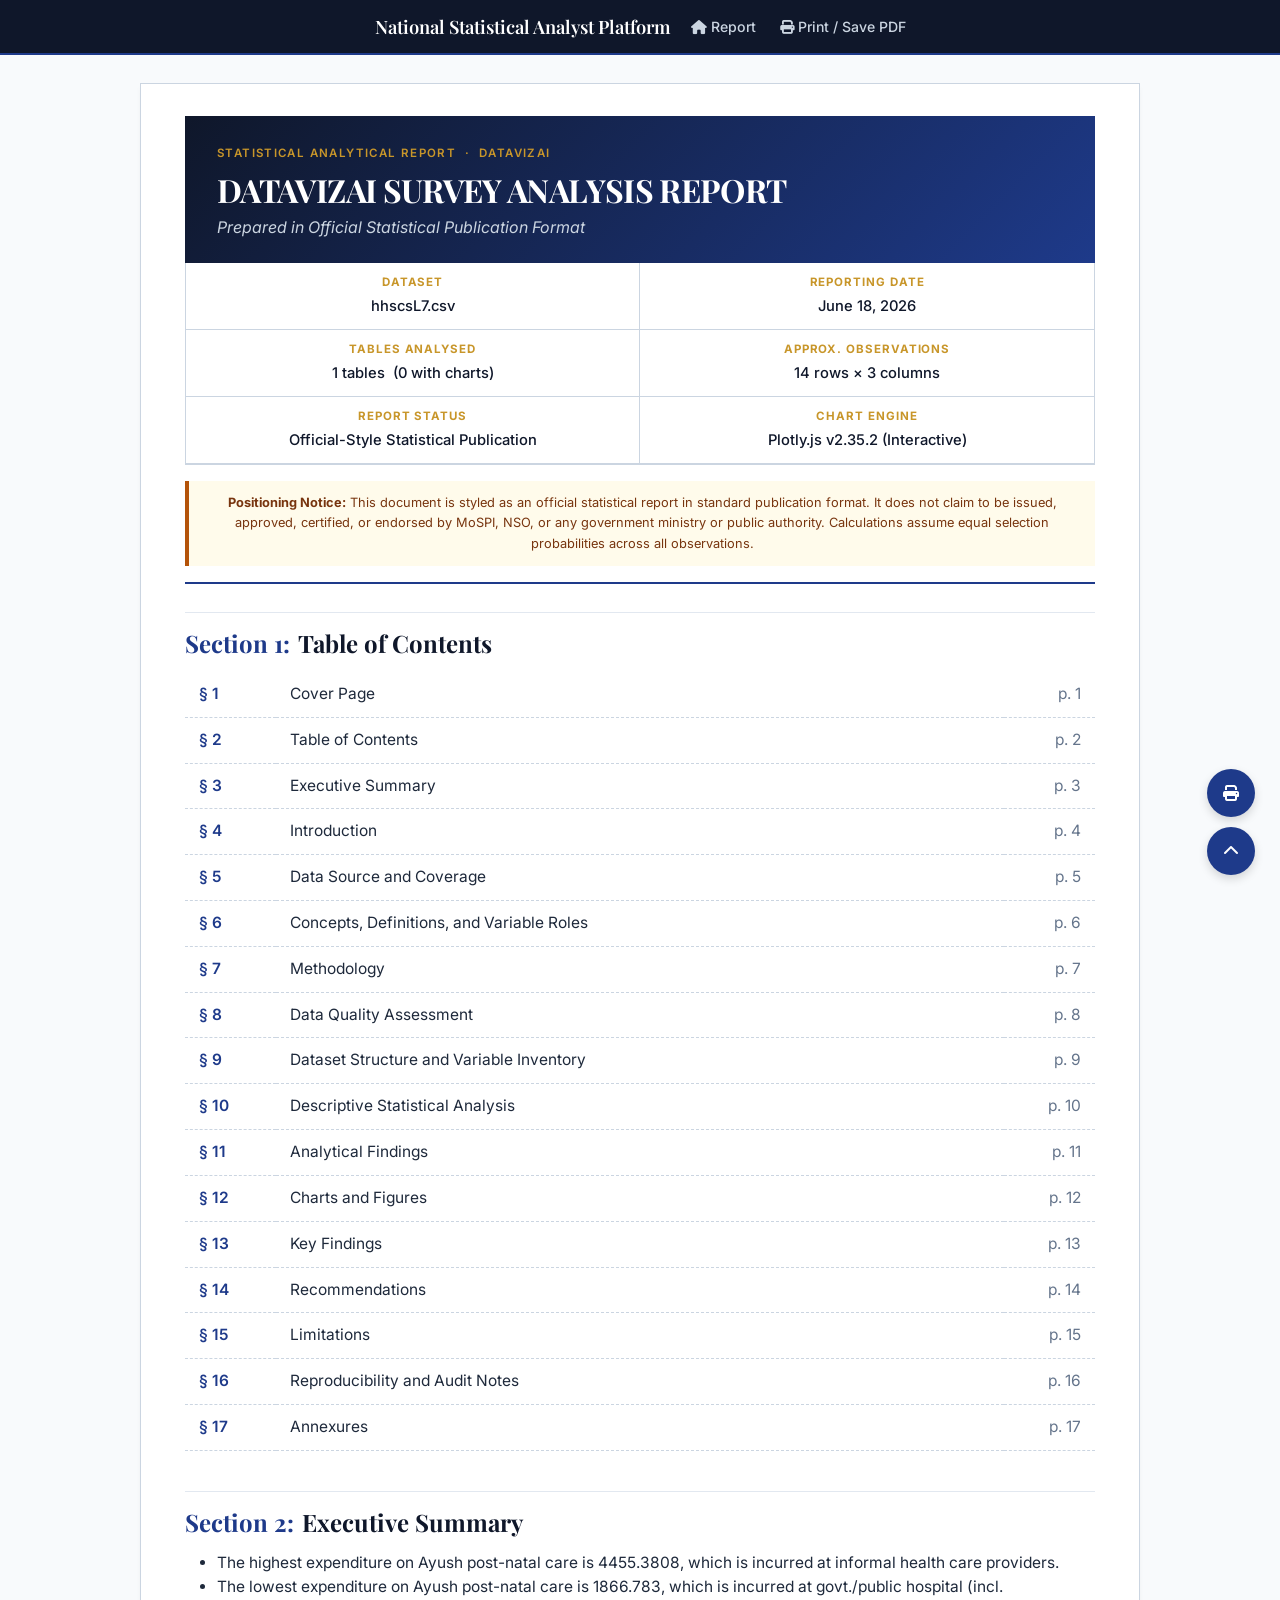
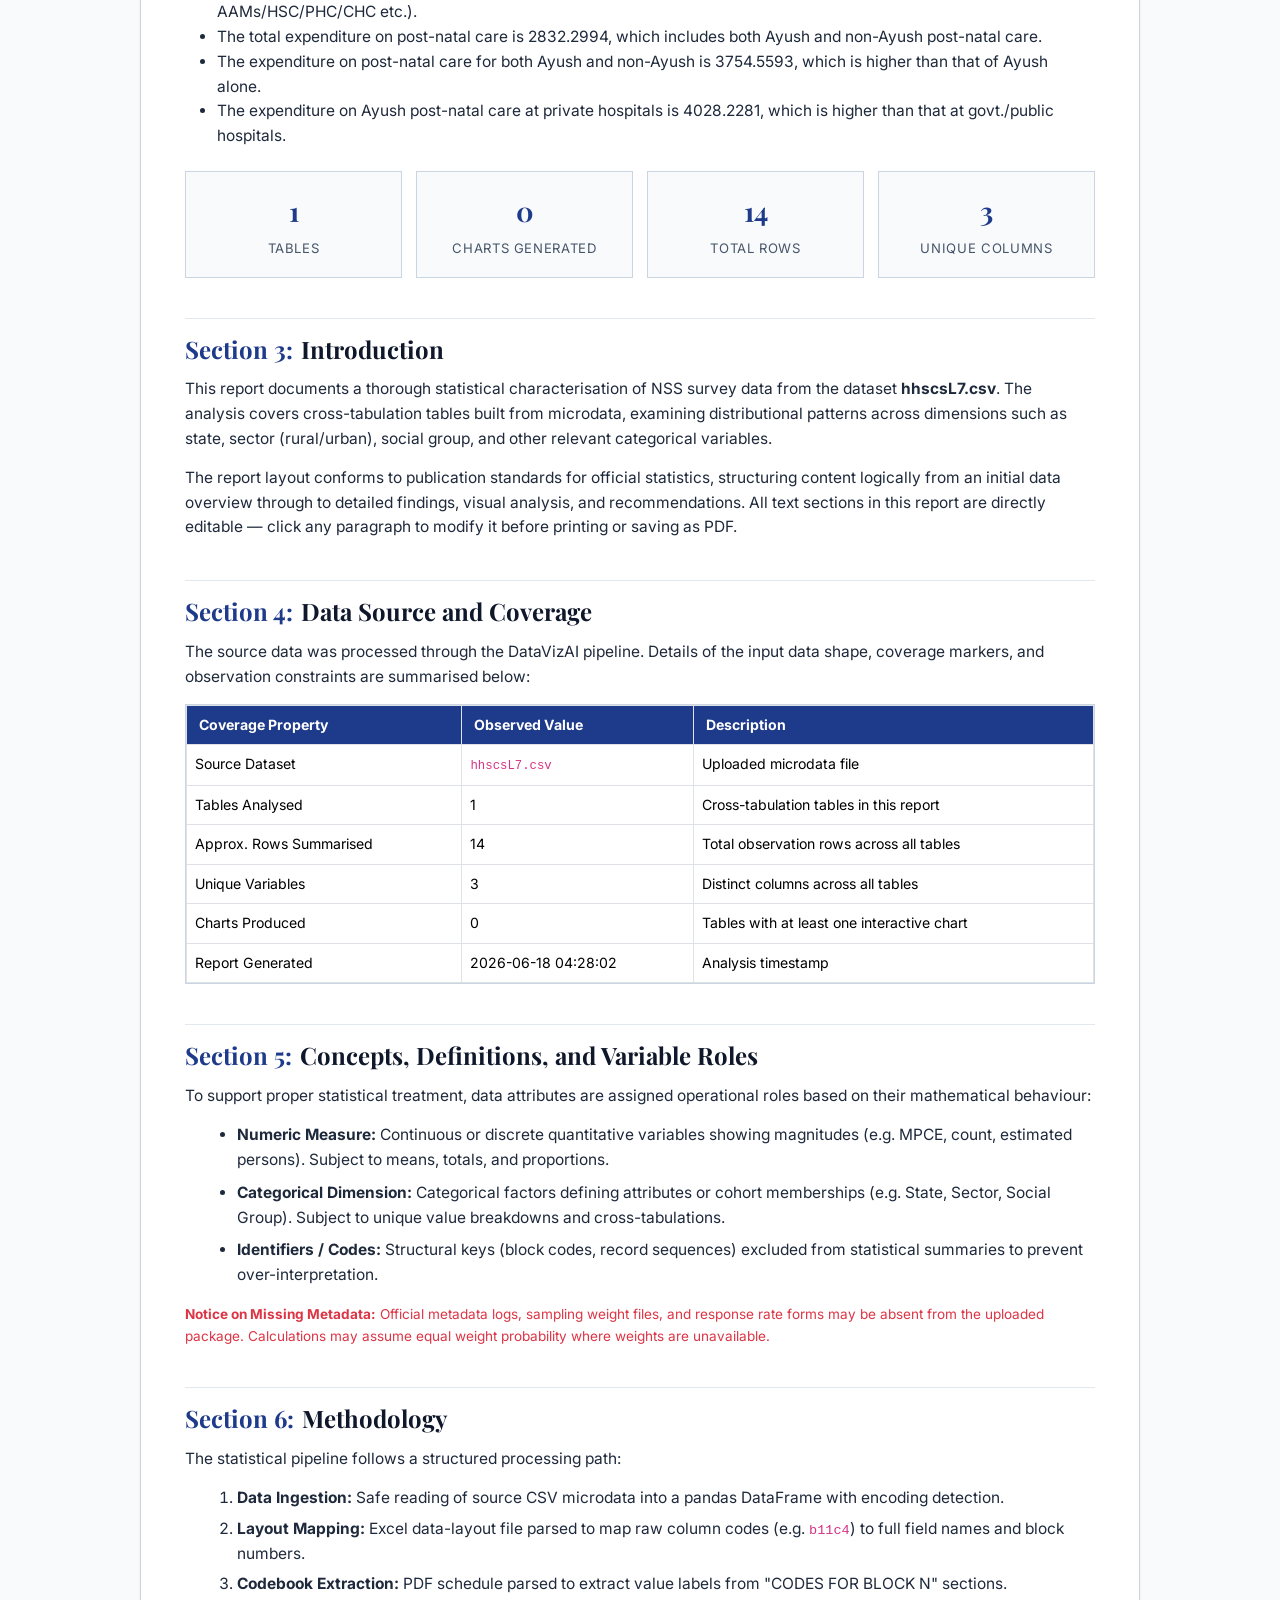
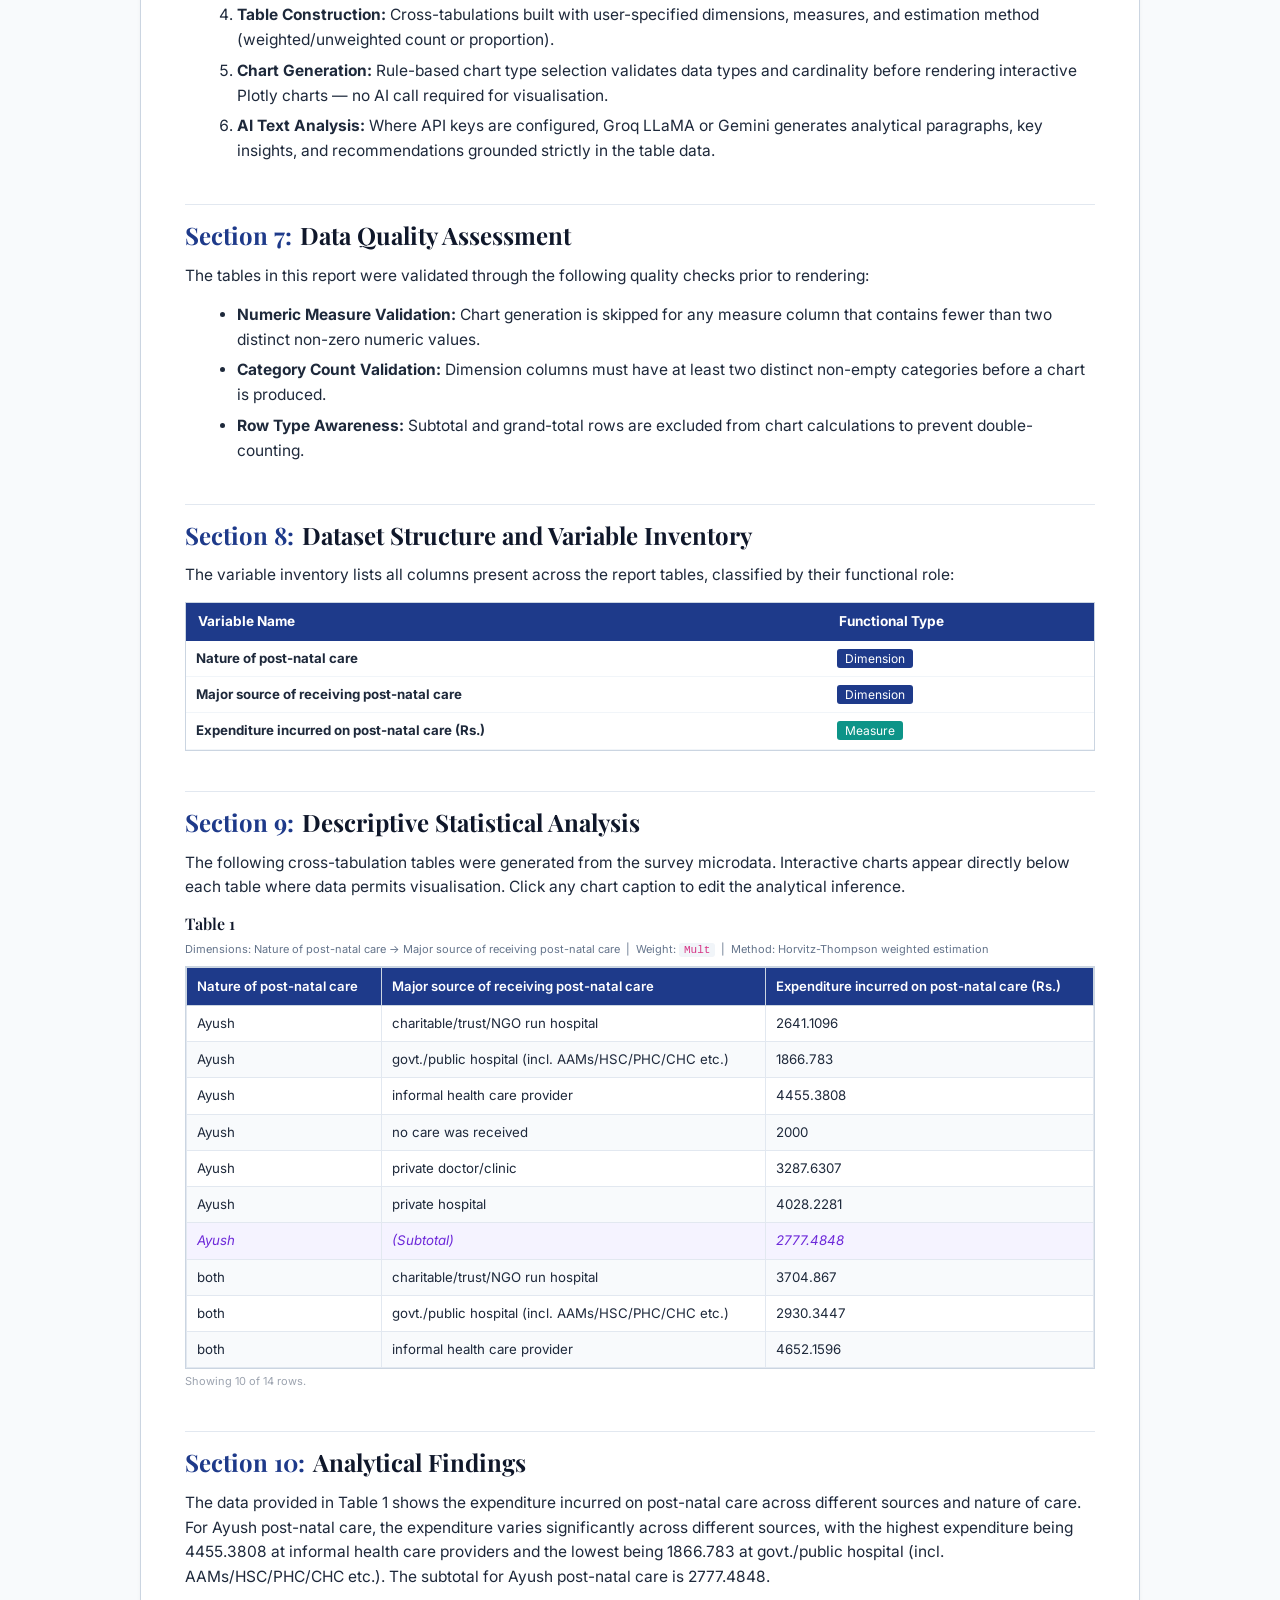
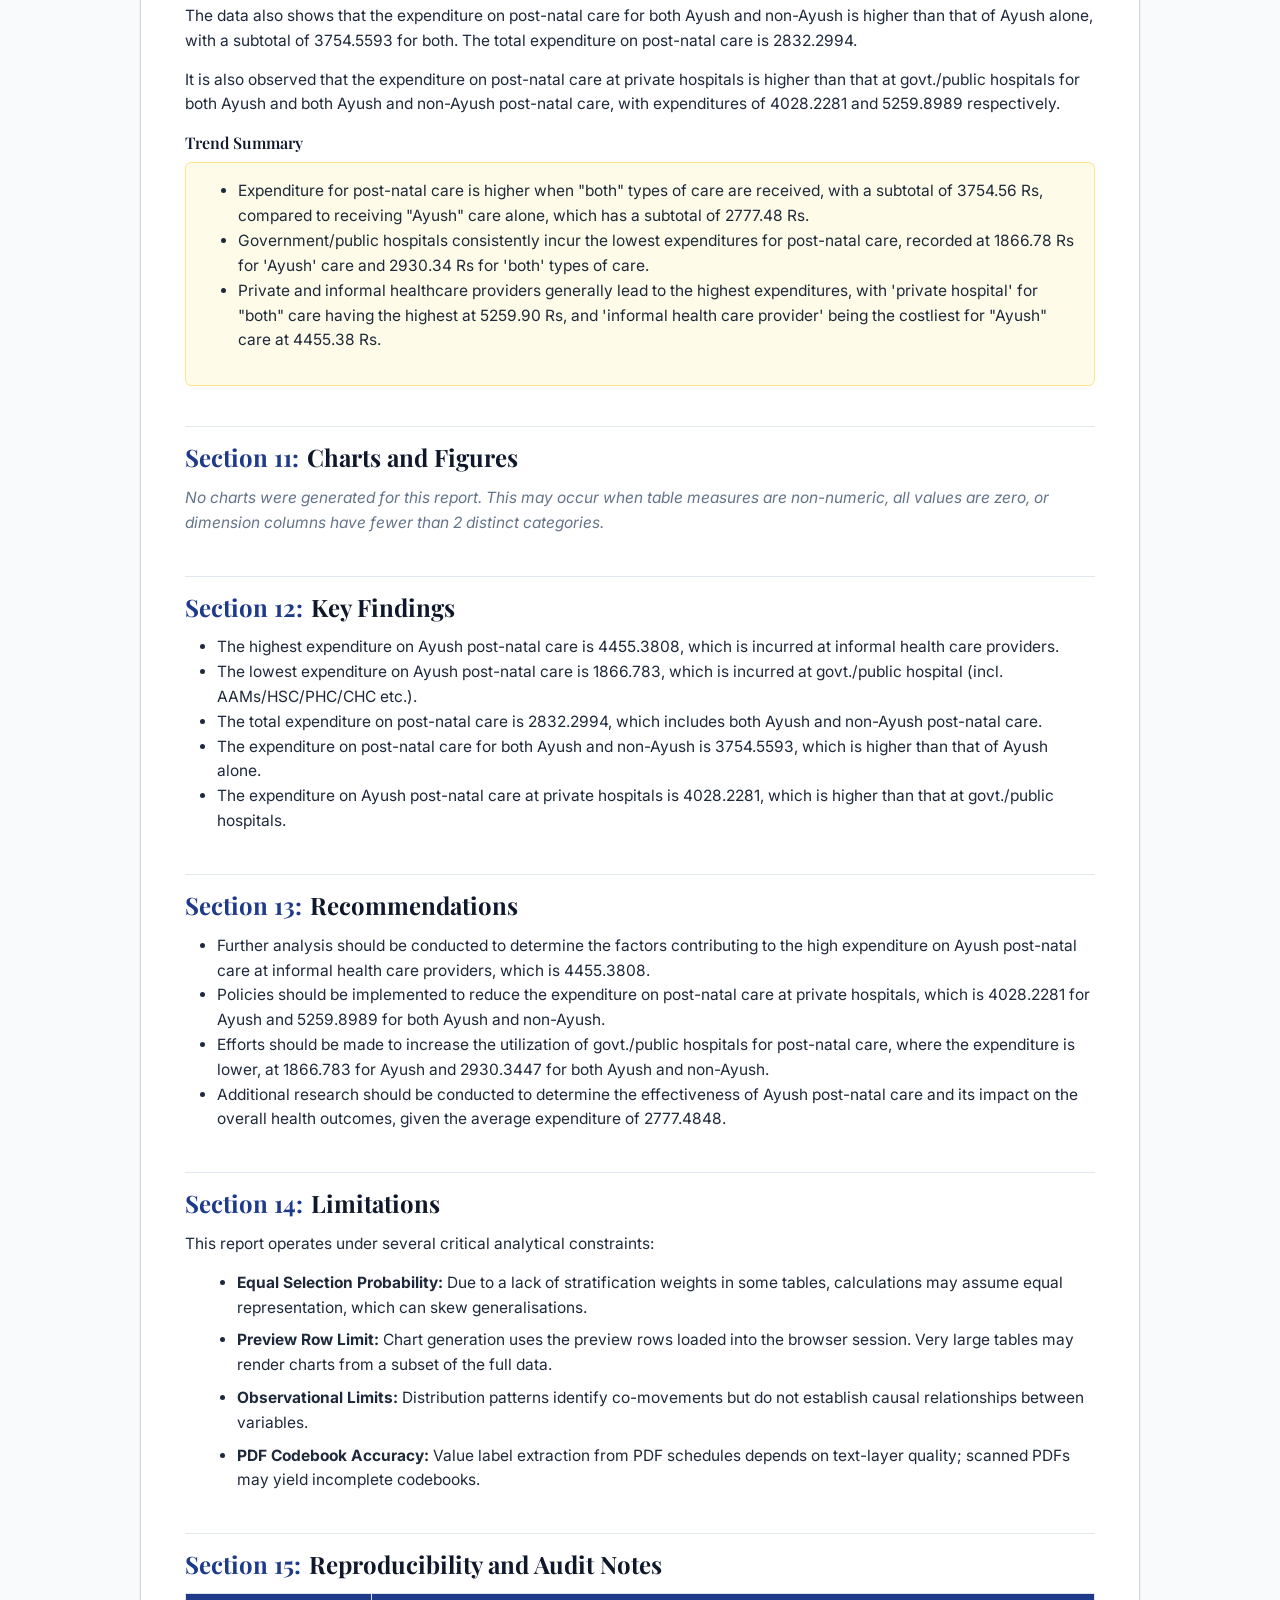
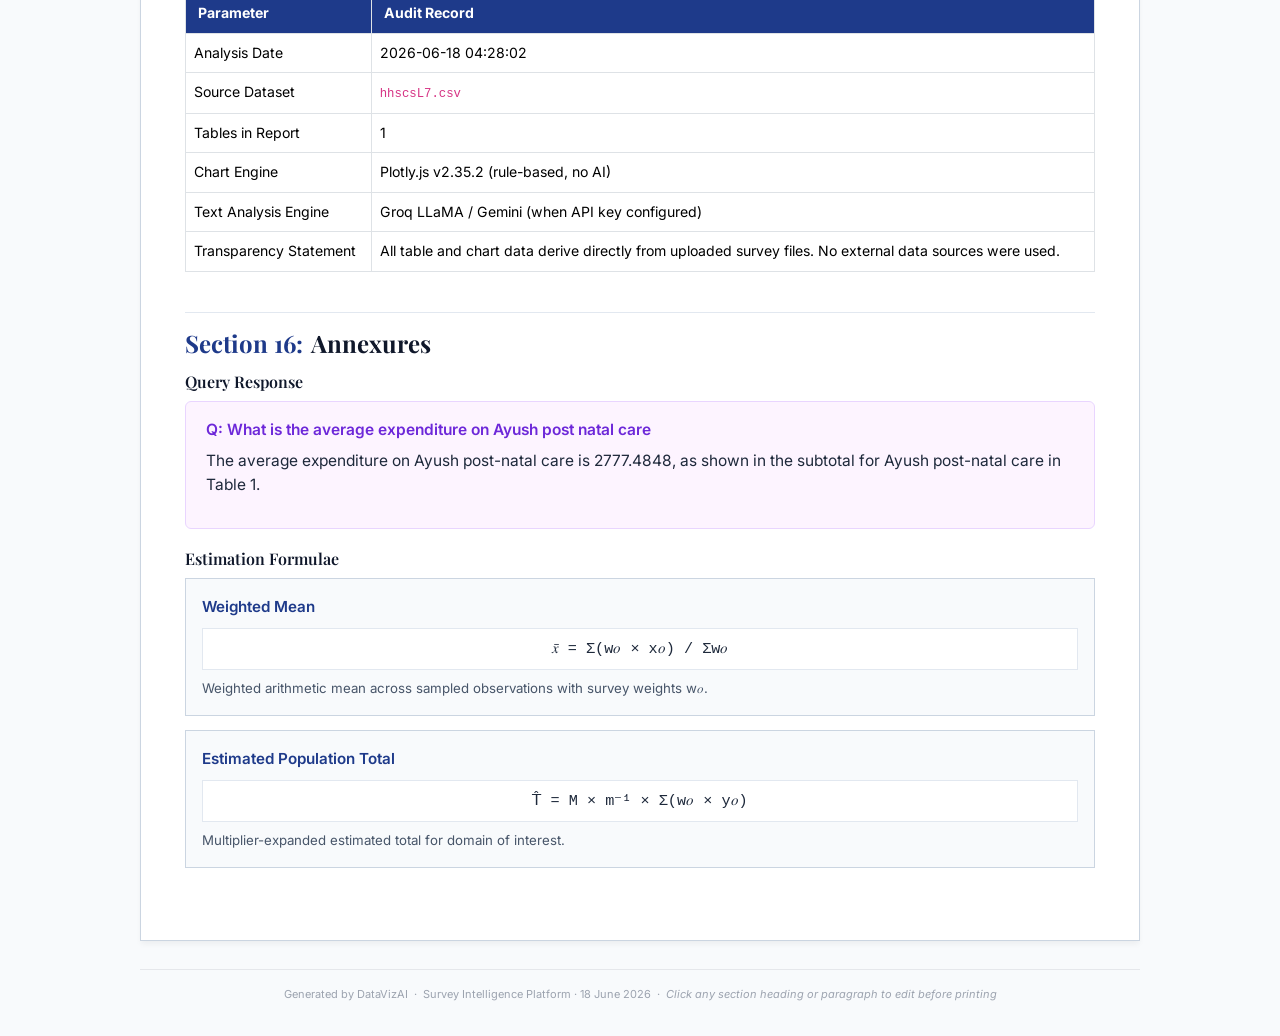
<file: outputs/reports/report_20260618_042802.html>
<!DOCTYPE html>
<html lang="en">
<head>
<meta charset="UTF-8"/>
<meta name="viewport" content="width=device-width,initial-scale=1"/>
<title>DataVizAI Statistical Analytical Report — 18 June 2026</title>
<link rel="preconnect" href="https://fonts.googleapis.com"/>
<link rel="preconnect" href="https://fonts.gstatic.com" crossorigin/>
<link href="https://fonts.googleapis.com/css2?family=Inter:wght@300;400;500;600;700&family=Playfair+Display:ital,wght@0,600;0,700;1,400&display=swap" rel="stylesheet"/>
<link href="https://cdn.jsdelivr.net/npm/bootstrap@5.3.0/dist/css/bootstrap.min.css" rel="stylesheet"/>
<link href="https://cdnjs.cloudflare.com/ajax/libs/font-awesome/6.4.0/css/all.min.css" rel="stylesheet"/>
<script src="https://cdn.plot.ly/plotly-2.35.2.min.js" charset="utf-8"></script>
<style>
:root{--primary:#0f172a;--primary-accent:#1e3a8a;--secondary:#475569;--accent:#b45309;--bg-light:#f8fafc;--bg-white:#ffffff;--border:#cbd5e1;--text-dark:#0f172a;--text-muted:#64748b}
body{font-family:'Inter',system-ui,-apple-system,sans-serif;background:#f8fafc;color:#0f172a;line-height:1.6}
h1,h2,h3,h4,h5,h6{font-family:'Playfair Display',Georgia,serif;color:#0f172a;font-weight:700}
.navbar{background:#0f172a;border-bottom:2px solid #1e3a8a;padding:12px 0;position:sticky;top:0;z-index:1000}
.navbar-content{max-width:1200px;margin:0 auto;padding:0 20px;display:flex;justify-content:space-between;align-items:center}
.logo-text{color:#fff;font-size:1.15rem;font-weight:600;font-family:'Playfair Display',serif}
.nav-links a{color:#cbd5e1;text-decoration:none;font-weight:500;font-size:0.88rem;margin-left:20px;transition:color 0.2s}
.nav-links a:hover{color:#fff}
.report-container{max-width:1000px;margin:28px auto;background:#fff;border:1px solid #cbd5e1;padding:32px 44px;box-shadow:0 4px 6px -1px rgba(0,0,0,.05)}
.cover-banner{background:linear-gradient(135deg,#0f172a 0%,#1e3a8a 100%);color:#fff;padding:28px 32px 22px;margin-bottom:0;text-align:left}
.cover-banner-label{font-size:0.72rem;font-weight:600;text-transform:uppercase;letter-spacing:.12em;color:#C8962A;margin-bottom:8px}
.cover-title{font-size:2rem;margin-bottom:6px;color:#fff;letter-spacing:-.02em;font-family:'Playfair Display',serif}
.cover-subtitle{font-size:1rem;color:#cbd5e1;font-style:italic;margin-bottom:0}
.cover-meta-grid{display:grid;grid-template-columns:1fr 1fr;gap:0;margin:0;border:1px solid #cbd5e1;border-top:none}
.cover-meta-cell{padding:10px 16px;border-bottom:1px solid #cbd5e1;border-right:1px solid #cbd5e1;font-size:0.9rem}
.cover-meta-cell:nth-child(even){border-right:none}
.cover-meta-cell-label{font-size:0.72rem;font-weight:700;text-transform:uppercase;letter-spacing:.08em;color:#C8962A;display:block;margin-bottom:3px}
.cover-meta-cell-value{font-size:0.92rem;color:#0f172a;font-weight:500}
.section-card{margin-bottom:40px;padding-top:16px;border-top:1px solid #e2e8f0}
.section-card:first-of-type{border-top:none}
.report-body{counter-reset:section}
.section-title{font-size:1.5rem;margin-bottom:14px;counter-increment:section;display:flex;align-items:center}
.section-title::before{content:'Section 'counter(section)': ';color:#1e3a8a;margin-right:8px;font-family:'Playfair Display',serif}
.section-content{font-size:0.97rem;color:#1e293b}
.section-content p{margin-bottom:14px}
.indicator-grid{display:grid;grid-template-columns:repeat(auto-fit,minmax(160px,1fr));gap:14px;margin:22px 0}
.indicator-box{border:1px solid #cbd5e1;background:#f8fafc;padding:18px;text-align:center}
.indicator-val{font-size:1.7rem;font-weight:700;color:#1e3a8a;font-family:'Playfair Display',serif}
.indicator-lbl{font-size:0.82rem;color:#475569;margin-top:4px;text-transform:uppercase;letter-spacing:.05em}
.positioning-notice{background:#fffbeb;border-left:4px solid #b45309;padding:12px 16px;font-size:0.8rem;color:#78350f;margin:16px 0 0}
.floating-actions{position:fixed;bottom:25px;right:25px;z-index:1000;display:flex;flex-direction:column;gap:10px}
.btn-action{width:48px;height:48px;border-radius:50%;background:#1e3a8a;color:#fff;display:flex;align-items:center;justify-content:center;border:none;box-shadow:0 4px 10px rgba(0,0,0,.15);transition:transform .2s,background-color .2s;cursor:pointer}
.btn-action:hover{transform:scale(1.06);background:#0f172a}
[contenteditable='true']:focus{outline:2px dashed #2563eb;outline-offset:2px;border-radius:2px}
@media print{.navbar,.floating-actions{display:none!important}body{background:#fff!important}.report-container{border:none!important;box-shadow:none!important;padding:0!important;margin:0!important;max-width:100%!important}.section-card{page-break-before:always;break-before:page}.section-card:first-of-type{page-break-before:avoid;break-before:avoid}.figure-card{page-break-inside:avoid;break-inside:avoid}[contenteditable]{outline:none}}
</style>
</head>
<body>
<nav class="navbar">
  <div class="navbar-content">
    <div class="logo-text">National Statistical Analyst Platform</div>
    <div class="nav-links">
      <a href="#cover"><i class="fas fa-home me-1"></i>Report</a>
      <a href="javascript:window.print()"><i class="fas fa-print me-1"></i>Print / Save PDF</a>
    </div>
  </div>
</nav>
<div class="floating-actions">
  <button class="btn-action" onclick="window.print()" title="Print or Save PDF"><i class="fas fa-print"></i></button>
  <button class="btn-action" onclick="window.scrollTo({top:0,behavior:'smooth'})" title="Back to top"><i class="fas fa-chevron-up"></i></button>
</div>
<div class="report-container" id="cover">
<div class="report-body">
<div class="cover-page" style="text-align:center;padding-bottom:16px;margin-bottom:28px;border-bottom:2px solid #1e3a8a">
<div class="cover-banner">
<div class="cover-banner-label">Statistical Analytical Report &nbsp;·&nbsp; DataVizAI</div>
<h1 class="cover-title">DATAVIZAI SURVEY ANALYSIS REPORT</h1>
<p class="cover-subtitle">Prepared in Official Statistical Publication Format</p>
</div>
<div class="cover-meta-grid">
<div class="cover-meta-cell"><span class="cover-meta-cell-label">Dataset</span><span class="cover-meta-cell-value">hhscsL7.csv</span></div>
<div class="cover-meta-cell"><span class="cover-meta-cell-label">Reporting Date</span><span class="cover-meta-cell-value">June 18, 2026</span></div>
<div class="cover-meta-cell"><span class="cover-meta-cell-label">Tables Analysed</span><span class="cover-meta-cell-value">1 tables &nbsp;(0 with charts)</span></div>
<div class="cover-meta-cell"><span class="cover-meta-cell-label">Approx. Observations</span><span class="cover-meta-cell-value">14 rows &times; 3 columns</span></div>
<div class="cover-meta-cell"><span class="cover-meta-cell-label">Report Status</span><span class="cover-meta-cell-value">Official-Style Statistical Publication</span></div>
<div class="cover-meta-cell"><span class="cover-meta-cell-label">Chart Engine</span><span class="cover-meta-cell-value">Plotly.js v2.35.2 (Interactive)</span></div>
</div>
<div class="positioning-notice">
<strong>Positioning Notice:</strong> This document is styled as an official statistical report in standard publication format. It does not claim to be issued, approved, certified, or endorsed by MoSPI, NSO, or any government ministry or public authority. Calculations assume equal selection probabilities across all observations.
</div>
</div>
<div class="section-card">
<h2 class="section-title">Table of Contents</h2>
<div class="section-content">
<table style="width:100%;border-collapse:collapse"><tr><td style="width:10%;font-weight:600;color:#1e3a8a;padding:10px 14px;border-bottom:1px dashed #cbd5e1">&sect;&nbsp;1</td><td style="width:80%;padding:10px 14px;border-bottom:1px dashed #cbd5e1">Cover Page</td><td style="width:10%;text-align:right;color:#64748b;padding:10px 14px;border-bottom:1px dashed #cbd5e1">p.&nbsp;1</td></tr><tr><td style="width:10%;font-weight:600;color:#1e3a8a;padding:10px 14px;border-bottom:1px dashed #cbd5e1">&sect;&nbsp;2</td><td style="width:80%;padding:10px 14px;border-bottom:1px dashed #cbd5e1">Table of Contents</td><td style="width:10%;text-align:right;color:#64748b;padding:10px 14px;border-bottom:1px dashed #cbd5e1">p.&nbsp;2</td></tr><tr><td style="width:10%;font-weight:600;color:#1e3a8a;padding:10px 14px;border-bottom:1px dashed #cbd5e1">&sect;&nbsp;3</td><td style="width:80%;padding:10px 14px;border-bottom:1px dashed #cbd5e1">Executive Summary</td><td style="width:10%;text-align:right;color:#64748b;padding:10px 14px;border-bottom:1px dashed #cbd5e1">p.&nbsp;3</td></tr><tr><td style="width:10%;font-weight:600;color:#1e3a8a;padding:10px 14px;border-bottom:1px dashed #cbd5e1">&sect;&nbsp;4</td><td style="width:80%;padding:10px 14px;border-bottom:1px dashed #cbd5e1">Introduction</td><td style="width:10%;text-align:right;color:#64748b;padding:10px 14px;border-bottom:1px dashed #cbd5e1">p.&nbsp;4</td></tr><tr><td style="width:10%;font-weight:600;color:#1e3a8a;padding:10px 14px;border-bottom:1px dashed #cbd5e1">&sect;&nbsp;5</td><td style="width:80%;padding:10px 14px;border-bottom:1px dashed #cbd5e1">Data Source and Coverage</td><td style="width:10%;text-align:right;color:#64748b;padding:10px 14px;border-bottom:1px dashed #cbd5e1">p.&nbsp;5</td></tr><tr><td style="width:10%;font-weight:600;color:#1e3a8a;padding:10px 14px;border-bottom:1px dashed #cbd5e1">&sect;&nbsp;6</td><td style="width:80%;padding:10px 14px;border-bottom:1px dashed #cbd5e1">Concepts, Definitions, and Variable Roles</td><td style="width:10%;text-align:right;color:#64748b;padding:10px 14px;border-bottom:1px dashed #cbd5e1">p.&nbsp;6</td></tr><tr><td style="width:10%;font-weight:600;color:#1e3a8a;padding:10px 14px;border-bottom:1px dashed #cbd5e1">&sect;&nbsp;7</td><td style="width:80%;padding:10px 14px;border-bottom:1px dashed #cbd5e1">Methodology</td><td style="width:10%;text-align:right;color:#64748b;padding:10px 14px;border-bottom:1px dashed #cbd5e1">p.&nbsp;7</td></tr><tr><td style="width:10%;font-weight:600;color:#1e3a8a;padding:10px 14px;border-bottom:1px dashed #cbd5e1">&sect;&nbsp;8</td><td style="width:80%;padding:10px 14px;border-bottom:1px dashed #cbd5e1">Data Quality Assessment</td><td style="width:10%;text-align:right;color:#64748b;padding:10px 14px;border-bottom:1px dashed #cbd5e1">p.&nbsp;8</td></tr><tr><td style="width:10%;font-weight:600;color:#1e3a8a;padding:10px 14px;border-bottom:1px dashed #cbd5e1">&sect;&nbsp;9</td><td style="width:80%;padding:10px 14px;border-bottom:1px dashed #cbd5e1">Dataset Structure and Variable Inventory</td><td style="width:10%;text-align:right;color:#64748b;padding:10px 14px;border-bottom:1px dashed #cbd5e1">p.&nbsp;9</td></tr><tr><td style="width:10%;font-weight:600;color:#1e3a8a;padding:10px 14px;border-bottom:1px dashed #cbd5e1">&sect;&nbsp;10</td><td style="width:80%;padding:10px 14px;border-bottom:1px dashed #cbd5e1">Descriptive Statistical Analysis</td><td style="width:10%;text-align:right;color:#64748b;padding:10px 14px;border-bottom:1px dashed #cbd5e1">p.&nbsp;10</td></tr><tr><td style="width:10%;font-weight:600;color:#1e3a8a;padding:10px 14px;border-bottom:1px dashed #cbd5e1">&sect;&nbsp;11</td><td style="width:80%;padding:10px 14px;border-bottom:1px dashed #cbd5e1">Analytical Findings</td><td style="width:10%;text-align:right;color:#64748b;padding:10px 14px;border-bottom:1px dashed #cbd5e1">p.&nbsp;11</td></tr><tr><td style="width:10%;font-weight:600;color:#1e3a8a;padding:10px 14px;border-bottom:1px dashed #cbd5e1">&sect;&nbsp;12</td><td style="width:80%;padding:10px 14px;border-bottom:1px dashed #cbd5e1">Charts and Figures</td><td style="width:10%;text-align:right;color:#64748b;padding:10px 14px;border-bottom:1px dashed #cbd5e1">p.&nbsp;12</td></tr><tr><td style="width:10%;font-weight:600;color:#1e3a8a;padding:10px 14px;border-bottom:1px dashed #cbd5e1">&sect;&nbsp;13</td><td style="width:80%;padding:10px 14px;border-bottom:1px dashed #cbd5e1">Key Findings</td><td style="width:10%;text-align:right;color:#64748b;padding:10px 14px;border-bottom:1px dashed #cbd5e1">p.&nbsp;13</td></tr><tr><td style="width:10%;font-weight:600;color:#1e3a8a;padding:10px 14px;border-bottom:1px dashed #cbd5e1">&sect;&nbsp;14</td><td style="width:80%;padding:10px 14px;border-bottom:1px dashed #cbd5e1">Recommendations</td><td style="width:10%;text-align:right;color:#64748b;padding:10px 14px;border-bottom:1px dashed #cbd5e1">p.&nbsp;14</td></tr><tr><td style="width:10%;font-weight:600;color:#1e3a8a;padding:10px 14px;border-bottom:1px dashed #cbd5e1">&sect;&nbsp;15</td><td style="width:80%;padding:10px 14px;border-bottom:1px dashed #cbd5e1">Limitations</td><td style="width:10%;text-align:right;color:#64748b;padding:10px 14px;border-bottom:1px dashed #cbd5e1">p.&nbsp;15</td></tr><tr><td style="width:10%;font-weight:600;color:#1e3a8a;padding:10px 14px;border-bottom:1px dashed #cbd5e1">&sect;&nbsp;16</td><td style="width:80%;padding:10px 14px;border-bottom:1px dashed #cbd5e1">Reproducibility and Audit Notes</td><td style="width:10%;text-align:right;color:#64748b;padding:10px 14px;border-bottom:1px dashed #cbd5e1">p.&nbsp;16</td></tr><tr><td style="width:10%;font-weight:600;color:#1e3a8a;padding:10px 14px;border-bottom:1px dashed #cbd5e1">&sect;&nbsp;17</td><td style="width:80%;padding:10px 14px;border-bottom:1px dashed #cbd5e1">Annexures</td><td style="width:10%;text-align:right;color:#64748b;padding:10px 14px;border-bottom:1px dashed #cbd5e1">p.&nbsp;17</td></tr></table>
</div></div>
<div class="section-card">
<h2 class="section-title">Executive Summary</h2>
<div class="section-content">
<div contenteditable="true"><ul>
<li>The highest expenditure on Ayush post-natal care is 4455.3808, which is incurred at informal health care providers.</li>
<li>The lowest expenditure on Ayush post-natal care is 1866.783, which is incurred at govt./public hospital (incl. AAMs/HSC/PHC/CHC etc.).</li>
<li>The total expenditure on post-natal care is 2832.2994, which includes both Ayush and non-Ayush post-natal care.</li>
<li>The expenditure on post-natal care for both Ayush and non-Ayush is 3754.5593, which is higher than that of Ayush alone.</li>
<li>The expenditure on Ayush post-natal care at private hospitals is 4028.2281, which is higher than that at govt./public hospitals.</li>
</ul></div><div class="indicator-grid">
<div class="indicator-box"><div class="indicator-val">1</div><div class="indicator-lbl">Tables</div></div>
<div class="indicator-box"><div class="indicator-val">0</div><div class="indicator-lbl">Charts Generated</div></div>
<div class="indicator-box"><div class="indicator-val">14</div><div class="indicator-lbl">Total Rows</div></div>
<div class="indicator-box"><div class="indicator-val">3</div><div class="indicator-lbl">Unique Columns</div></div>
</div>
</div></div>
<div class="section-card">
<h2 class="section-title">Introduction</h2>
<div class="section-content" contenteditable="true">
<p>This report documents a thorough statistical characterisation of NSS survey data from the dataset <strong>hhscsL7.csv</strong>. The analysis covers cross-tabulation tables built from microdata, examining distributional patterns across dimensions such as state, sector (rural/urban), social group, and other relevant categorical variables.</p>
<p>The report layout conforms to publication standards for official statistics, structuring content logically from an initial data overview through to detailed findings, visual analysis, and recommendations. All text sections in this report are directly editable — click any paragraph to modify it before printing or saving as PDF.</p>
</div></div>
<div class="section-card">
<h2 class="section-title">Data Source and Coverage</h2>
<div class="section-content">
<p>The source data was processed through the DataVizAI pipeline. Details of the input data shape, coverage markers, and observation constraints are summarised below:</p>
<div style="overflow-x:auto;border:1px solid #cbd5e1"><table class="table table-bordered" style="margin-bottom:0;font-size:0.88rem"><thead><tr><th style="background:#1e3a8a;color:#fff;padding:8px 12px">Coverage Property</th><th style="background:#1e3a8a;color:#fff;padding:8px 12px">Observed Value</th><th style="background:#1e3a8a;color:#fff;padding:8px 12px">Description</th></tr></thead><tbody><tr><td>Source Dataset</td><td><code>hhscsL7.csv</code></td><td>Uploaded microdata file</td></tr><tr><td>Tables Analysed</td><td>1</td><td>Cross-tabulation tables in this report</td></tr><tr><td>Approx. Rows Summarised</td><td>14</td><td>Total observation rows across all tables</td></tr><tr><td>Unique Variables</td><td>3</td><td>Distinct columns across all tables</td></tr><tr><td>Charts Produced</td><td>0</td><td>Tables with at least one interactive chart</td></tr><tr><td>Report Generated</td><td>2026-06-18 04:28:02</td><td>Analysis timestamp</td></tr></tbody></table></div>
</div></div>
<div class="section-card">
<h2 class="section-title">Concepts, Definitions, and Variable Roles</h2>
<div class="section-content" contenteditable="true">
<p>To support proper statistical treatment, data attributes are assigned operational roles based on their mathematical behaviour:</p>
<ul style="margin:12px 0 16px 20px">
<li style="margin-bottom:8px"><strong>Numeric Measure:</strong> Continuous or discrete quantitative variables showing magnitudes (e.g. MPCE, count, estimated persons). Subject to means, totals, and proportions.</li>
<li style="margin-bottom:8px"><strong>Categorical Dimension:</strong> Categorical factors defining attributes or cohort memberships (e.g. State, Sector, Social Group). Subject to unique value breakdowns and cross-tabulations.</li>
<li style="margin-bottom:8px"><strong>Identifiers / Codes:</strong> Structural keys (block codes, record sequences) excluded from statistical summaries to prevent over-interpretation.</li>
</ul>
<p class="text-danger small"><strong>Notice on Missing Metadata:</strong> Official metadata logs, sampling weight files, and response rate forms may be absent from the uploaded package. Calculations may assume equal weight probability where weights are unavailable.</p>
</div></div>
<div class="section-card">
<h2 class="section-title">Methodology</h2>
<div class="section-content" contenteditable="true">
<p>The statistical pipeline follows a structured processing path:</p>
<ol style="margin:10px 0 16px 20px">
<li style="margin-bottom:6px"><strong>Data Ingestion:</strong> Safe reading of source CSV microdata into a pandas DataFrame with encoding detection.</li>
<li style="margin-bottom:6px"><strong>Layout Mapping:</strong> Excel data-layout file parsed to map raw column codes (e.g. <code>b11c4</code>) to full field names and block numbers.</li>
<li style="margin-bottom:6px"><strong>Codebook Extraction:</strong> PDF schedule parsed to extract value labels from "CODES FOR BLOCK N" sections.</li>
<li style="margin-bottom:6px"><strong>Table Construction:</strong> Cross-tabulations built with user-specified dimensions, measures, and estimation method (weighted/unweighted count or proportion).</li>
<li style="margin-bottom:6px"><strong>Chart Generation:</strong> Rule-based chart type selection validates data types and cardinality before rendering interactive Plotly charts — no AI call required for visualisation.</li>
<li style="margin-bottom:6px"><strong>AI Text Analysis:</strong> Where API keys are configured, Groq LLaMA or Gemini generates analytical paragraphs, key insights, and recommendations grounded strictly in the table data.</li>
</ol>
</div></div>
<div class="section-card">
<h2 class="section-title">Data Quality Assessment</h2>
<div class="section-content" contenteditable="true">
<p>The tables in this report were validated through the following quality checks prior to rendering:</p>
<ul style="margin:10px 0 16px 20px">
<li style="margin-bottom:6px"><strong>Numeric Measure Validation:</strong> Chart generation is skipped for any measure column that contains fewer than two distinct non-zero numeric values.</li>
<li style="margin-bottom:6px"><strong>Category Count Validation:</strong> Dimension columns must have at least two distinct non-empty categories before a chart is produced.</li>
<li style="margin-bottom:6px"><strong>Row Type Awareness:</strong> Subtotal and grand-total rows are excluded from chart calculations to prevent double-counting.</li>
</ul>
</div></div>
<div class="section-card">
<h2 class="section-title">Dataset Structure and Variable Inventory</h2>
<div class="section-content">
<p>The variable inventory lists all columns present across the report tables, classified by their functional role:</p>
<div style="overflow-x:auto;border:1px solid #cbd5e1"><table style="width:100%;border-collapse:collapse;font-size:0.85rem"><thead><tr><th style="background:#1e3a8a;color:#fff;padding:8px 12px">Variable Name</th><th style="background:#1e3a8a;color:#fff;padding:8px 12px">Functional Type</th></tr></thead><tbody><tr><td style="padding:7px 10px;border-bottom:1px solid #f1f5f9;font-size:0.83rem"><strong>Nature of post-natal care</strong></td><td style="padding:7px 10px;border-bottom:1px solid #f1f5f9;font-size:0.83rem"><span style="background:#1e3a8a;color:#fff;padding:2px 8px;border-radius:3px;font-size:0.75rem">Dimension</span></td></tr><tr><td style="padding:7px 10px;border-bottom:1px solid #f1f5f9;font-size:0.83rem"><strong>Major source of receiving post-natal care</strong></td><td style="padding:7px 10px;border-bottom:1px solid #f1f5f9;font-size:0.83rem"><span style="background:#1e3a8a;color:#fff;padding:2px 8px;border-radius:3px;font-size:0.75rem">Dimension</span></td></tr><tr><td style="padding:7px 10px;border-bottom:1px solid #f1f5f9;font-size:0.83rem"><strong>Expenditure incurred on post-natal care (Rs.)</strong></td><td style="padding:7px 10px;border-bottom:1px solid #f1f5f9;font-size:0.83rem"><span style="background:#0d9488;color:#fff;padding:2px 8px;border-radius:3px;font-size:0.75rem">Measure</span></td></tr></tbody></table></div>
</div></div>
<div class="section-card">
<h2 class="section-title">Descriptive Statistical Analysis</h2>
<div class="section-content">
<p>The following cross-tabulation tables were generated from the survey microdata. Interactive charts appear directly below each table where data permits visualisation. Click any chart caption to edit the analytical inference.</p>
<div style="margin-bottom:40px"><h4 contenteditable="true" style="font-size:1rem;font-weight:600;color:#0f172a;margin-bottom:8px">Table 1</h4><p style="font-size:11px;color:#64748b;margin-bottom:6px">Dimensions: Nature of post-natal care → Major source of receiving post-natal care &nbsp;|&nbsp; Weight: <code style="background:#f1f5f9;padding:1px 5px;border-radius:3px;font-size:11px">Mult</code> &nbsp;|&nbsp; Method: Horvitz-Thompson weighted estimation</p><div style="overflow-x:auto;border:1px solid #cbd5e1"><table style="width:100%;border-collapse:collapse;table-layout:auto"><thead><tr><th style="background:#1e3a8a;color:#fff;padding:8px 10px;font-size:0.82rem;font-weight:600;border:1px solid #cbd5e1;white-space:nowrap">Nature of post-natal care</th><th style="background:#1e3a8a;color:#fff;padding:8px 10px;font-size:0.82rem;font-weight:600;border:1px solid #cbd5e1;white-space:nowrap">Major source of receiving post-natal care</th><th style="background:#1e3a8a;color:#fff;padding:8px 10px;font-size:0.82rem;font-weight:600;border:1px solid #cbd5e1;white-space:nowrap">Expenditure incurred on post-natal care (Rs.)</th></tr></thead><tbody><tr><td style="padding:7px 10px;border:1px solid #e2e8f0;font-size:0.83rem;vertical-align:top">Ayush</td><td style="padding:7px 10px;border:1px solid #e2e8f0;font-size:0.83rem;vertical-align:top">charitable/trust/NGO run hospital</td><td style="padding:7px 10px;border:1px solid #e2e8f0;font-size:0.83rem;vertical-align:top">2641.1096</td></tr><tr style="background:#f8fafc"><td style="padding:7px 10px;border:1px solid #e2e8f0;font-size:0.83rem;vertical-align:top">Ayush</td><td style="padding:7px 10px;border:1px solid #e2e8f0;font-size:0.83rem;vertical-align:top">govt./public hospital (incl. AAMs/HSC/PHC/CHC etc.)</td><td style="padding:7px 10px;border:1px solid #e2e8f0;font-size:0.83rem;vertical-align:top">1866.783</td></tr><tr><td style="padding:7px 10px;border:1px solid #e2e8f0;font-size:0.83rem;vertical-align:top">Ayush</td><td style="padding:7px 10px;border:1px solid #e2e8f0;font-size:0.83rem;vertical-align:top">informal health care provider</td><td style="padding:7px 10px;border:1px solid #e2e8f0;font-size:0.83rem;vertical-align:top">4455.3808</td></tr><tr style="background:#f8fafc"><td style="padding:7px 10px;border:1px solid #e2e8f0;font-size:0.83rem;vertical-align:top">Ayush</td><td style="padding:7px 10px;border:1px solid #e2e8f0;font-size:0.83rem;vertical-align:top">no care was received</td><td style="padding:7px 10px;border:1px solid #e2e8f0;font-size:0.83rem;vertical-align:top">2000</td></tr><tr><td style="padding:7px 10px;border:1px solid #e2e8f0;font-size:0.83rem;vertical-align:top">Ayush</td><td style="padding:7px 10px;border:1px solid #e2e8f0;font-size:0.83rem;vertical-align:top">private doctor/clinic</td><td style="padding:7px 10px;border:1px solid #e2e8f0;font-size:0.83rem;vertical-align:top">3287.6307</td></tr><tr style="background:#f8fafc"><td style="padding:7px 10px;border:1px solid #e2e8f0;font-size:0.83rem;vertical-align:top">Ayush</td><td style="padding:7px 10px;border:1px solid #e2e8f0;font-size:0.83rem;vertical-align:top">private hospital</td><td style="padding:7px 10px;border:1px solid #e2e8f0;font-size:0.83rem;vertical-align:top">4028.2281</td></tr><tr style="font-style:italic;background:#f5f3ff;color:#6d28d9"><td style="padding:7px 10px;border:1px solid #e2e8f0;font-size:0.83rem;vertical-align:top">Ayush</td><td style="padding:7px 10px;border:1px solid #e2e8f0;font-size:0.83rem;vertical-align:top">(Subtotal)</td><td style="padding:7px 10px;border:1px solid #e2e8f0;font-size:0.83rem;vertical-align:top">2777.4848</td></tr><tr style="background:#f8fafc"><td style="padding:7px 10px;border:1px solid #e2e8f0;font-size:0.83rem;vertical-align:top">both</td><td style="padding:7px 10px;border:1px solid #e2e8f0;font-size:0.83rem;vertical-align:top">charitable/trust/NGO run hospital</td><td style="padding:7px 10px;border:1px solid #e2e8f0;font-size:0.83rem;vertical-align:top">3704.867</td></tr><tr><td style="padding:7px 10px;border:1px solid #e2e8f0;font-size:0.83rem;vertical-align:top">both</td><td style="padding:7px 10px;border:1px solid #e2e8f0;font-size:0.83rem;vertical-align:top">govt./public hospital (incl. AAMs/HSC/PHC/CHC etc.)</td><td style="padding:7px 10px;border:1px solid #e2e8f0;font-size:0.83rem;vertical-align:top">2930.3447</td></tr><tr style="background:#f8fafc"><td style="padding:7px 10px;border:1px solid #e2e8f0;font-size:0.83rem;vertical-align:top">both</td><td style="padding:7px 10px;border:1px solid #e2e8f0;font-size:0.83rem;vertical-align:top">informal health care provider</td><td style="padding:7px 10px;border:1px solid #e2e8f0;font-size:0.83rem;vertical-align:top">4652.1596</td></tr></tbody></table></div><p style="font-size:11px;color:#9ca3af;margin-top:4px">Showing 10 of 14 rows.</p></div>
</div></div>
<div class="section-card">
<h2 class="section-title">Analytical Findings</h2>
<div class="section-content">
<div contenteditable="true"><p>The data provided in Table 1 shows the expenditure incurred on post-natal care across different sources and nature of care. For Ayush post-natal care, the expenditure varies significantly across different sources, with the highest expenditure being 4455.3808 at informal health care providers and the lowest being 1866.783 at govt./public hospital (incl. AAMs/HSC/PHC/CHC etc.). The subtotal for Ayush post-natal care is 2777.4848.</p>
<p>The data also shows that the expenditure on post-natal care for both Ayush and non-Ayush is higher than that of Ayush alone, with a subtotal of 3754.5593 for both. The total expenditure on post-natal care is 2832.2994.</p>
<p>It is also observed that the expenditure on post-natal care at private hospitals is higher than that at govt./public hospitals for both Ayush and both Ayush and non-Ayush post-natal care, with expenditures of 4028.2281 and 5259.8989 respectively.</p></div>
<div style="margin-top:16px"><h4 style="font-size:1rem;font-weight:600;margin-bottom:10px">Trend Summary</h4><div style="background:#fefce8;border:1px solid #fde68a;border-radius:6px;padding:16px 20px;margin-bottom:16px" contenteditable="true"><div class="insight-box" contenteditable="true"><ul><li>Expenditure for post-natal care is higher when "both" types of care are received, with a subtotal of 3754.56 Rs, compared to receiving "Ayush" care alone, which has a subtotal of 2777.48 Rs.</li><li>Government/public hospitals consistently incur the lowest expenditures for post-natal care, recorded at 1866.78 Rs for 'Ayush' care and 2930.34 Rs for 'both' types of care.</li><li>Private and informal healthcare providers generally lead to the highest expenditures, with 'private hospital' for "both" care having the highest at 5259.90 Rs, and 'informal health care provider' being the costliest for "Ayush" care at 4455.38 Rs.</li></ul></div></div></div>
</div></div>
<div class="section-card">
<h2 class="section-title">Charts and Figures</h2>
<div class="section-content">
<p style="color:#64748b;font-style:italic">No charts were generated for this report. This may occur when table measures are non-numeric, all values are zero, or dimension columns have fewer than 2 distinct categories.</p>
</div></div>
<div class="section-card">
<h2 class="section-title">Key Findings</h2>
<div class="section-content">
<div contenteditable="true"><ul>
<li>The highest expenditure on Ayush post-natal care is 4455.3808, which is incurred at informal health care providers.</li>
<li>The lowest expenditure on Ayush post-natal care is 1866.783, which is incurred at govt./public hospital (incl. AAMs/HSC/PHC/CHC etc.).</li>
<li>The total expenditure on post-natal care is 2832.2994, which includes both Ayush and non-Ayush post-natal care.</li>
<li>The expenditure on post-natal care for both Ayush and non-Ayush is 3754.5593, which is higher than that of Ayush alone.</li>
<li>The expenditure on Ayush post-natal care at private hospitals is 4028.2281, which is higher than that at govt./public hospitals.</li>
</ul></div>
</div></div>
<div class="section-card">
<h2 class="section-title">Recommendations</h2>
<div class="section-content">
<div contenteditable="true" style="outline:none"><ul>
<li>Further analysis should be conducted to determine the factors contributing to the high expenditure on Ayush post-natal care at informal health care providers, which is 4455.3808.</li>
<li>Policies should be implemented to reduce the expenditure on post-natal care at private hospitals, which is 4028.2281 for Ayush and 5259.8989 for both Ayush and non-Ayush.</li>
<li>Efforts should be made to increase the utilization of govt./public hospitals for post-natal care, where the expenditure is lower, at 1866.783 for Ayush and 2930.3447 for both Ayush and non-Ayush.</li>
<li>Additional research should be conducted to determine the effectiveness of Ayush post-natal care and its impact on the overall health outcomes, given the average expenditure of 2777.4848.</li>
</ul></div>
</div></div>
<div class="section-card">
<h2 class="section-title">Limitations</h2>
<div class="section-content" contenteditable="true">
<p>This report operates under several critical analytical constraints:</p>
<ul style="margin:10px 0 16px 20px">
<li style="margin-bottom:8px"><strong>Equal Selection Probability:</strong> Due to a lack of stratification weights in some tables, calculations may assume equal representation, which can skew generalisations.</li>
<li style="margin-bottom:8px"><strong>Preview Row Limit:</strong> Chart generation uses the preview rows loaded into the browser session. Very large tables may render charts from a subset of the full data.</li>
<li style="margin-bottom:8px"><strong>Observational Limits:</strong> Distribution patterns identify co-movements but do not establish causal relationships between variables.</li>
<li style="margin-bottom:8px"><strong>PDF Codebook Accuracy:</strong> Value label extraction from PDF schedules depends on text-layer quality; scanned PDFs may yield incomplete codebooks.</li>
</ul>
</div></div>
<div class="section-card">
<h2 class="section-title">Reproducibility and Audit Notes</h2>
<div class="section-content">
<table class="table table-bordered" style="font-size:0.88rem"><thead><tr><th style="background:#1e3a8a;color:#fff;padding:8px 12px">Parameter</th><th style="background:#1e3a8a;color:#fff;padding:8px 12px">Audit Record</th></tr></thead><tbody><tr><td>Analysis Date</td><td>2026-06-18 04:28:02</td></tr><tr><td>Source Dataset</td><td><code>hhscsL7.csv</code></td></tr><tr><td>Tables in Report</td><td>1</td></tr><tr><td>Chart Engine</td><td>Plotly.js v2.35.2 (rule-based, no AI)</td></tr><tr><td>Text Analysis Engine</td><td>Groq LLaMA / Gemini (when API key configured)</td></tr><tr><td>Transparency Statement</td><td>All table and chart data derive directly from uploaded survey files. No external data sources were used.</td></tr></tbody></table>
</div></div>
<div class="section-card">
<h2 class="section-title">Annexures</h2>
<div class="section-content">
<h4 style="font-size:1rem;font-weight:600;margin-bottom:10px">Query Response</h4><div style="background:#fdf4ff;border:1px solid #e9d5ff;border-radius:6px;padding:16px 20px;margin-bottom:20px"><div style="font-weight:600;color:#6d28d9;margin-bottom:6px">Q: What is the average expenditure on Ayush post natal care</div><div contenteditable="true"><p>The average expenditure on Ayush post-natal care is 2777.4848, as shown in the subtotal for Ayush post-natal care in Table 1.</p></div></div><h4 style="font-size:1rem;font-weight:600;margin-bottom:10px">Estimation Formulae</h4>
<div style="border:1px solid #cbd5e1;padding:16px;margin-bottom:14px;background:#f8fafc">
<div style="font-weight:600;font-size:0.95rem;color:#1e3a8a">Weighted Mean</div>
<div style="font-family:Courier New,monospace;background:#fff;padding:8px 12px;text-align:center;border:1px solid #e2e8f0;margin:8px 0;font-size:0.95rem">&#x1D465;&#772; = &Sigma;(w&#x1D45C; &times; x&#x1D45C;) / &Sigma;w&#x1D45C;</div>
<div style="font-size:0.83rem;color:#475569">Weighted arithmetic mean across sampled observations with survey weights w&#x1D45C;.</div>
</div>
<div style="border:1px solid #cbd5e1;padding:16px;margin-bottom:14px;background:#f8fafc">
<div style="font-weight:600;font-size:0.95rem;color:#1e3a8a">Estimated Population Total</div>
<div style="font-family:Courier New,monospace;background:#fff;padding:8px 12px;text-align:center;border:1px solid #e2e8f0;margin:8px 0;font-size:0.95rem">T&#x0302; = M &times; m&#x207B;&#xB9; &times; &Sigma;(w&#x1D45C; &times; y&#x1D45C;)</div>
<div style="font-size:0.83rem;color:#475569">Multiplier-expanded estimated total for domain of interest.</div>
</div>
</div></div>
</div>
</div>
<div style="max-width:1000px;margin:0 auto;padding:16px 44px 32px;font-size:11px;color:#9ca3af;text-align:center;border-top:1px solid #e5e7eb;margin-top:0">
Generated by DataVizAI &nbsp;·&nbsp; Survey Intelligence Platform · 18 June 2026 &nbsp;·&nbsp; <em>Click any section heading or paragraph to edit before printing</em>
</div>
</body>
</html>
</file>
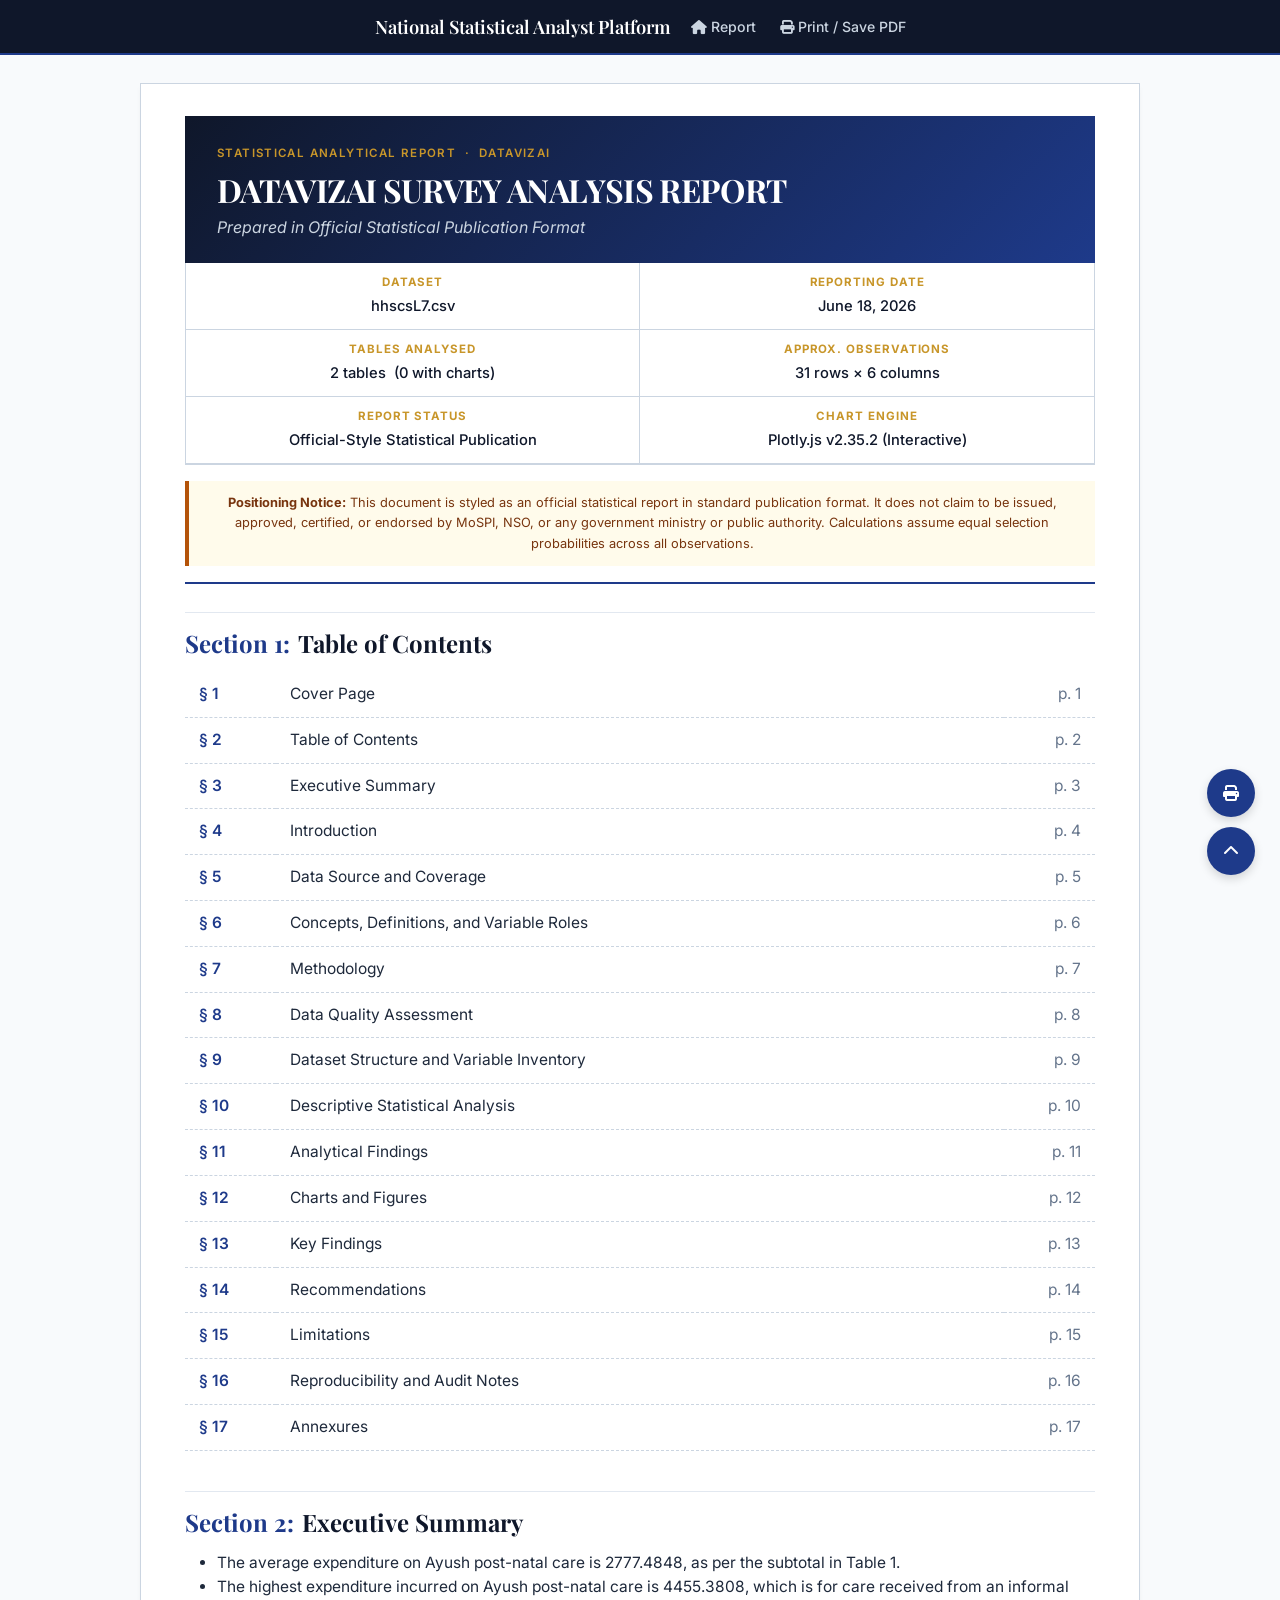
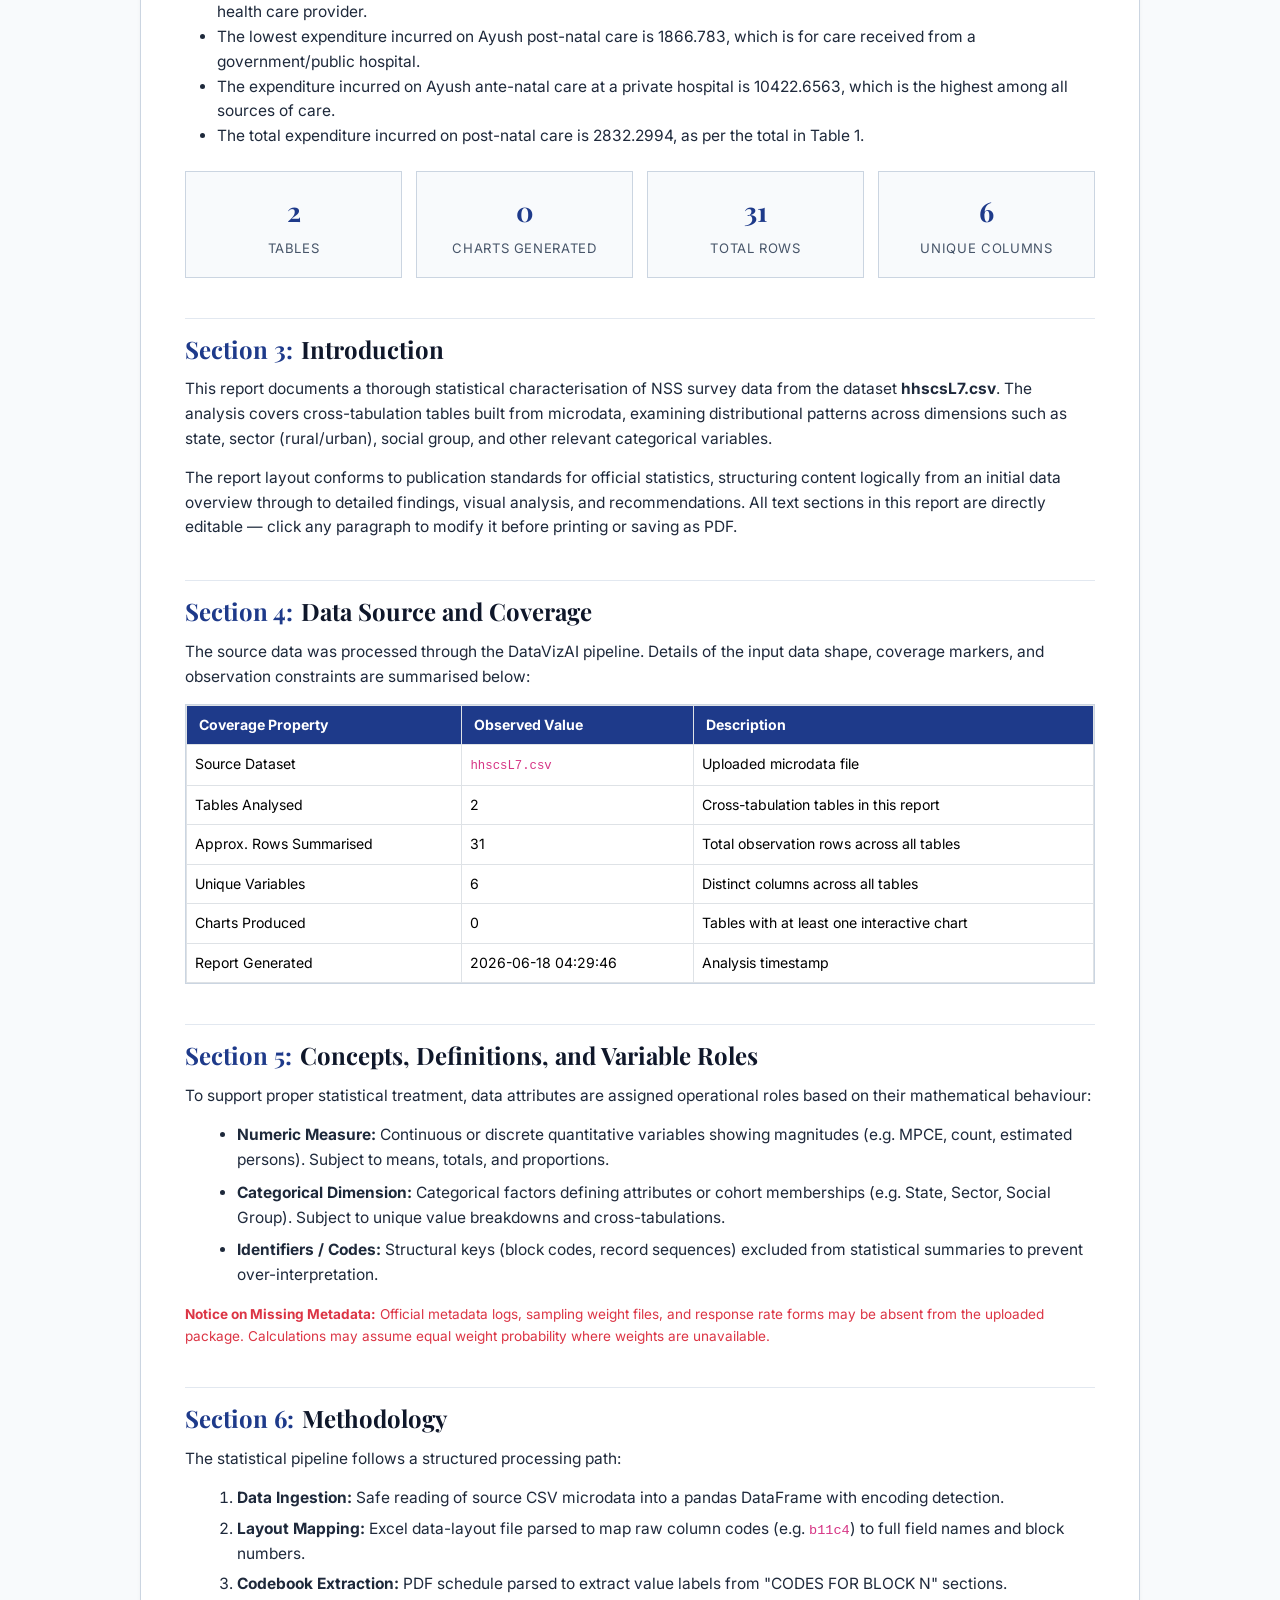
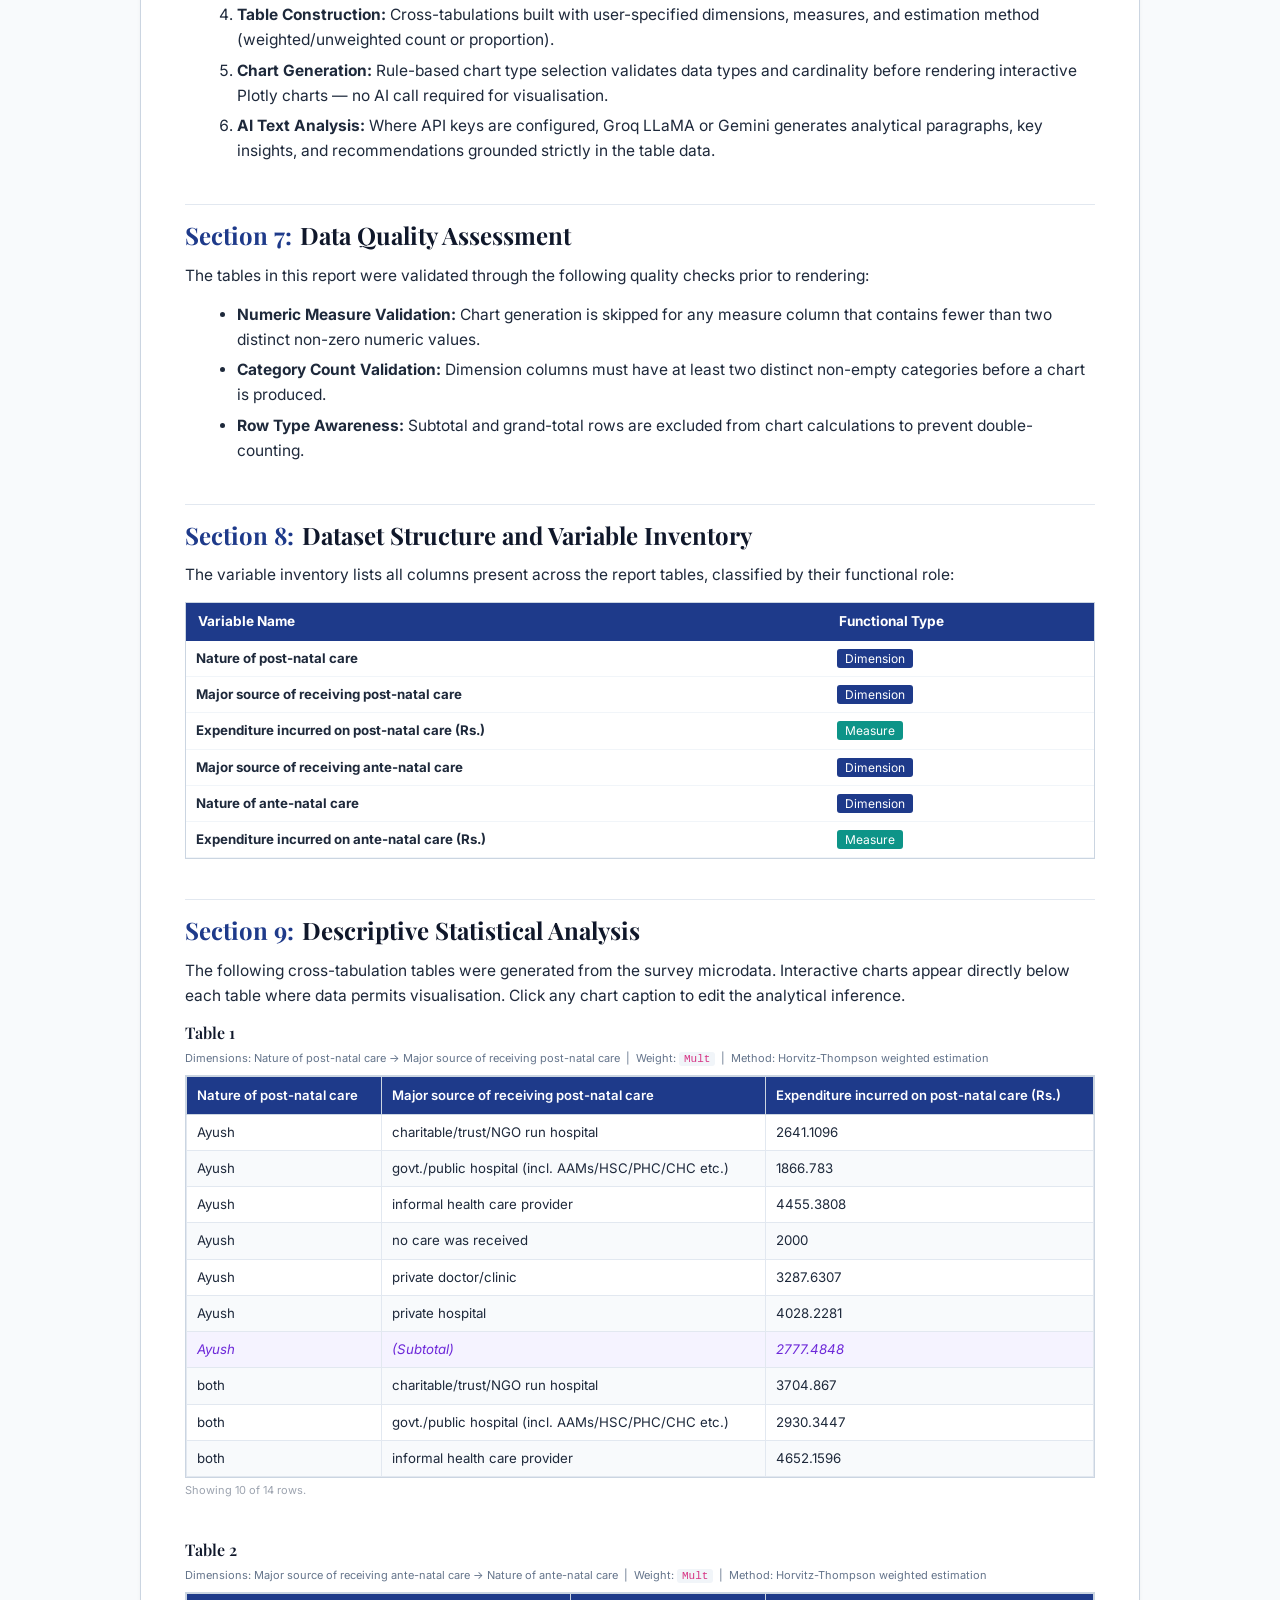
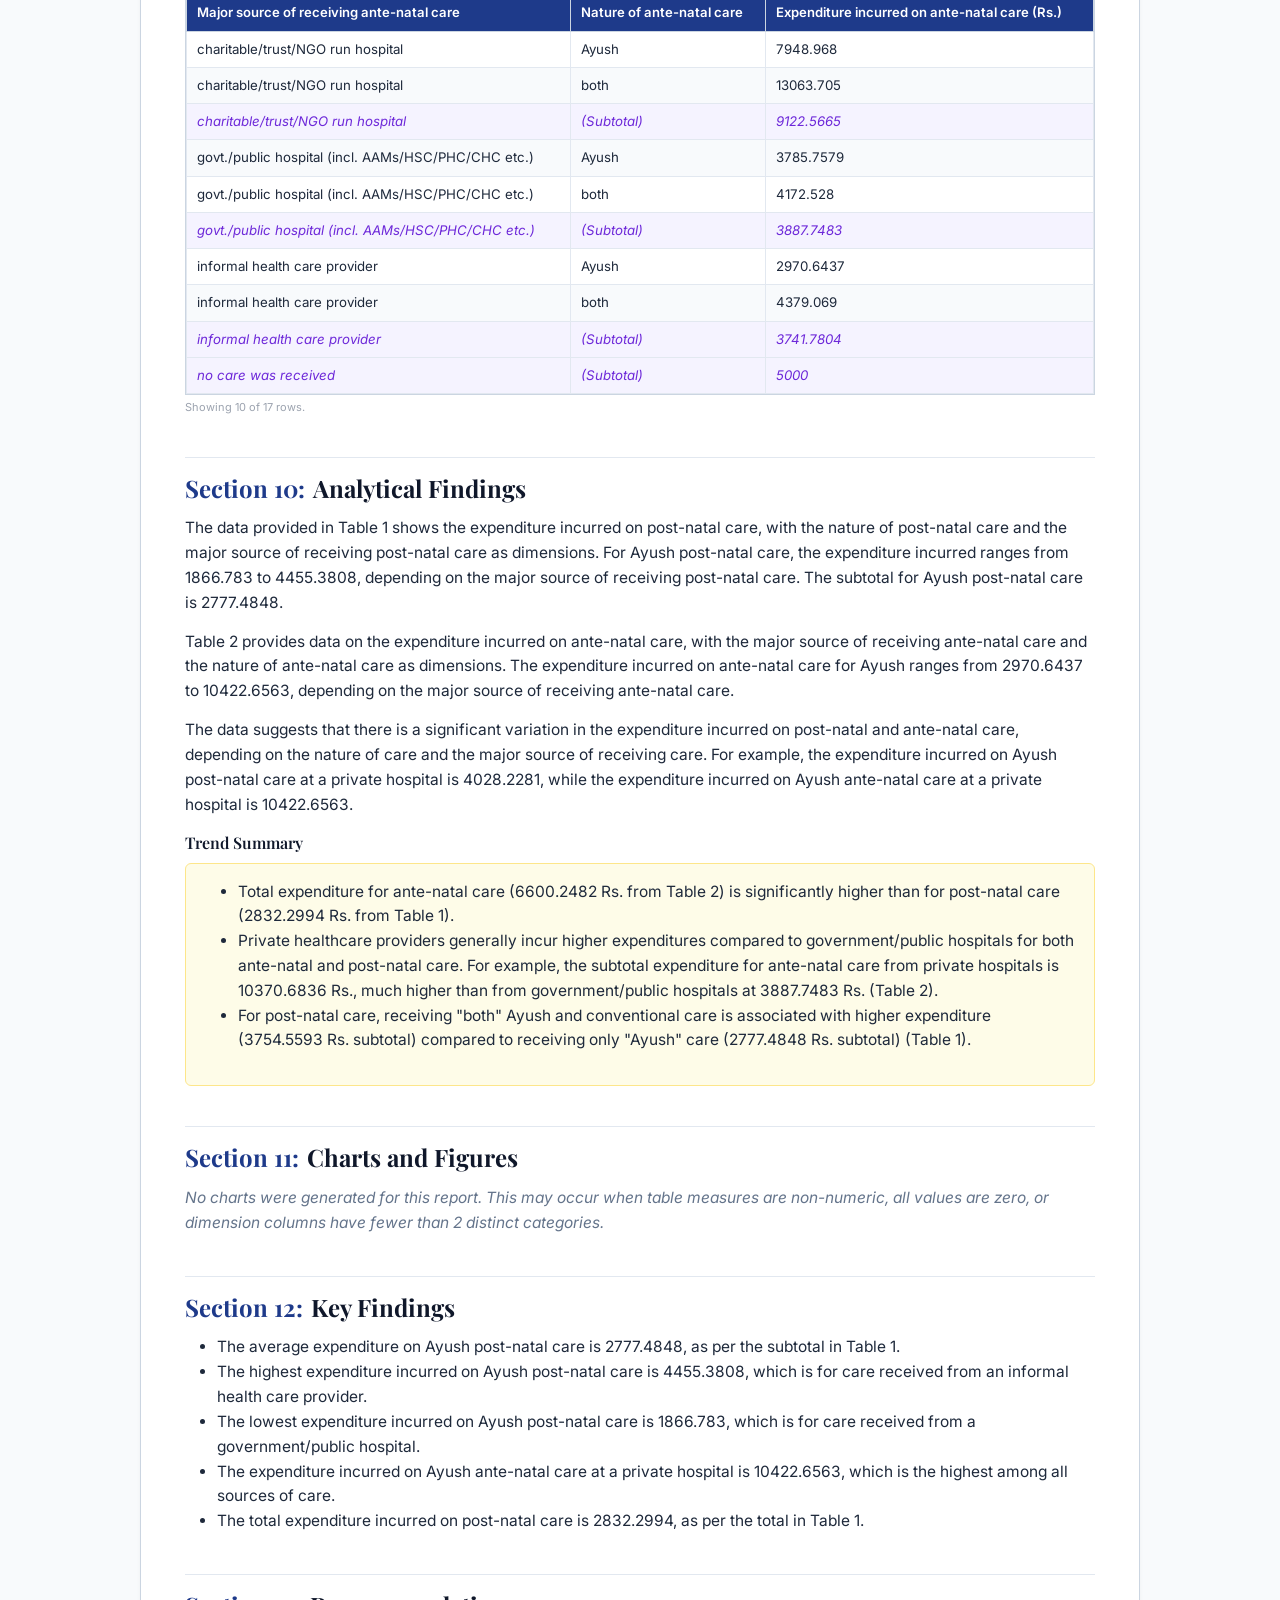
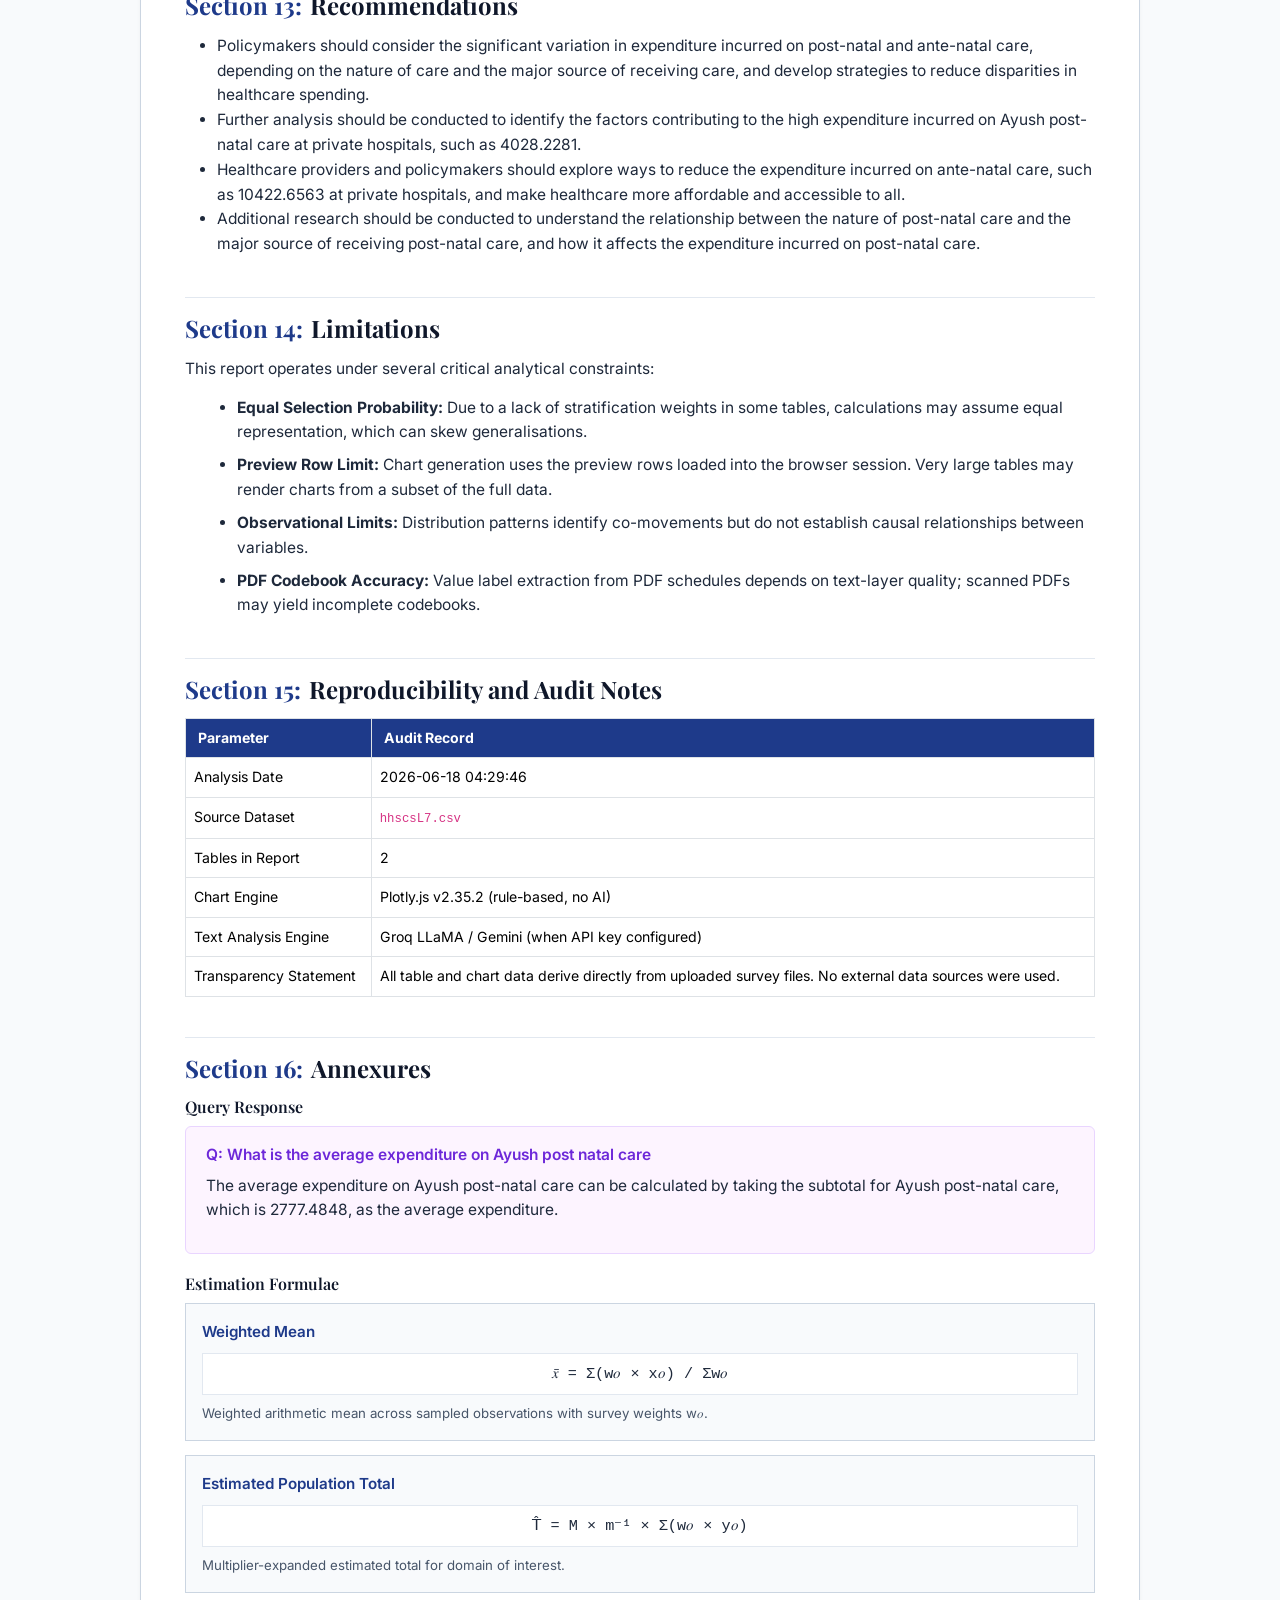
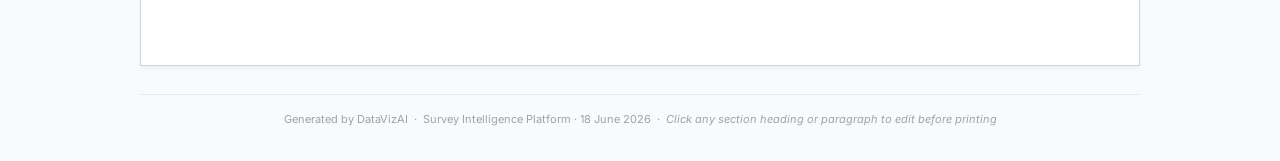
<file: outputs/reports/report_20260618_042946.html>
<!DOCTYPE html>
<html lang="en">
<head>
<meta charset="UTF-8"/>
<meta name="viewport" content="width=device-width,initial-scale=1"/>
<title>DataVizAI Statistical Analytical Report — 18 June 2026</title>
<link rel="preconnect" href="https://fonts.googleapis.com"/>
<link rel="preconnect" href="https://fonts.gstatic.com" crossorigin/>
<link href="https://fonts.googleapis.com/css2?family=Inter:wght@300;400;500;600;700&family=Playfair+Display:ital,wght@0,600;0,700;1,400&display=swap" rel="stylesheet"/>
<link href="https://cdn.jsdelivr.net/npm/bootstrap@5.3.0/dist/css/bootstrap.min.css" rel="stylesheet"/>
<link href="https://cdnjs.cloudflare.com/ajax/libs/font-awesome/6.4.0/css/all.min.css" rel="stylesheet"/>
<script src="https://cdn.plot.ly/plotly-2.35.2.min.js" charset="utf-8"></script>
<style>
:root{--primary:#0f172a;--primary-accent:#1e3a8a;--secondary:#475569;--accent:#b45309;--bg-light:#f8fafc;--bg-white:#ffffff;--border:#cbd5e1;--text-dark:#0f172a;--text-muted:#64748b}
body{font-family:'Inter',system-ui,-apple-system,sans-serif;background:#f8fafc;color:#0f172a;line-height:1.6}
h1,h2,h3,h4,h5,h6{font-family:'Playfair Display',Georgia,serif;color:#0f172a;font-weight:700}
.navbar{background:#0f172a;border-bottom:2px solid #1e3a8a;padding:12px 0;position:sticky;top:0;z-index:1000}
.navbar-content{max-width:1200px;margin:0 auto;padding:0 20px;display:flex;justify-content:space-between;align-items:center}
.logo-text{color:#fff;font-size:1.15rem;font-weight:600;font-family:'Playfair Display',serif}
.nav-links a{color:#cbd5e1;text-decoration:none;font-weight:500;font-size:0.88rem;margin-left:20px;transition:color 0.2s}
.nav-links a:hover{color:#fff}
.report-container{max-width:1000px;margin:28px auto;background:#fff;border:1px solid #cbd5e1;padding:32px 44px;box-shadow:0 4px 6px -1px rgba(0,0,0,.05)}
.cover-banner{background:linear-gradient(135deg,#0f172a 0%,#1e3a8a 100%);color:#fff;padding:28px 32px 22px;margin-bottom:0;text-align:left}
.cover-banner-label{font-size:0.72rem;font-weight:600;text-transform:uppercase;letter-spacing:.12em;color:#C8962A;margin-bottom:8px}
.cover-title{font-size:2rem;margin-bottom:6px;color:#fff;letter-spacing:-.02em;font-family:'Playfair Display',serif}
.cover-subtitle{font-size:1rem;color:#cbd5e1;font-style:italic;margin-bottom:0}
.cover-meta-grid{display:grid;grid-template-columns:1fr 1fr;gap:0;margin:0;border:1px solid #cbd5e1;border-top:none}
.cover-meta-cell{padding:10px 16px;border-bottom:1px solid #cbd5e1;border-right:1px solid #cbd5e1;font-size:0.9rem}
.cover-meta-cell:nth-child(even){border-right:none}
.cover-meta-cell-label{font-size:0.72rem;font-weight:700;text-transform:uppercase;letter-spacing:.08em;color:#C8962A;display:block;margin-bottom:3px}
.cover-meta-cell-value{font-size:0.92rem;color:#0f172a;font-weight:500}
.section-card{margin-bottom:40px;padding-top:16px;border-top:1px solid #e2e8f0}
.section-card:first-of-type{border-top:none}
.report-body{counter-reset:section}
.section-title{font-size:1.5rem;margin-bottom:14px;counter-increment:section;display:flex;align-items:center}
.section-title::before{content:'Section 'counter(section)': ';color:#1e3a8a;margin-right:8px;font-family:'Playfair Display',serif}
.section-content{font-size:0.97rem;color:#1e293b}
.section-content p{margin-bottom:14px}
.indicator-grid{display:grid;grid-template-columns:repeat(auto-fit,minmax(160px,1fr));gap:14px;margin:22px 0}
.indicator-box{border:1px solid #cbd5e1;background:#f8fafc;padding:18px;text-align:center}
.indicator-val{font-size:1.7rem;font-weight:700;color:#1e3a8a;font-family:'Playfair Display',serif}
.indicator-lbl{font-size:0.82rem;color:#475569;margin-top:4px;text-transform:uppercase;letter-spacing:.05em}
.positioning-notice{background:#fffbeb;border-left:4px solid #b45309;padding:12px 16px;font-size:0.8rem;color:#78350f;margin:16px 0 0}
.floating-actions{position:fixed;bottom:25px;right:25px;z-index:1000;display:flex;flex-direction:column;gap:10px}
.btn-action{width:48px;height:48px;border-radius:50%;background:#1e3a8a;color:#fff;display:flex;align-items:center;justify-content:center;border:none;box-shadow:0 4px 10px rgba(0,0,0,.15);transition:transform .2s,background-color .2s;cursor:pointer}
.btn-action:hover{transform:scale(1.06);background:#0f172a}
[contenteditable='true']:focus{outline:2px dashed #2563eb;outline-offset:2px;border-radius:2px}
@media print{.navbar,.floating-actions{display:none!important}body{background:#fff!important}.report-container{border:none!important;box-shadow:none!important;padding:0!important;margin:0!important;max-width:100%!important}.section-card{page-break-before:always;break-before:page}.section-card:first-of-type{page-break-before:avoid;break-before:avoid}.figure-card{page-break-inside:avoid;break-inside:avoid}[contenteditable]{outline:none}}
</style>
</head>
<body>
<nav class="navbar">
  <div class="navbar-content">
    <div class="logo-text">National Statistical Analyst Platform</div>
    <div class="nav-links">
      <a href="#cover"><i class="fas fa-home me-1"></i>Report</a>
      <a href="javascript:window.print()"><i class="fas fa-print me-1"></i>Print / Save PDF</a>
    </div>
  </div>
</nav>
<div class="floating-actions">
  <button class="btn-action" onclick="window.print()" title="Print or Save PDF"><i class="fas fa-print"></i></button>
  <button class="btn-action" onclick="window.scrollTo({top:0,behavior:'smooth'})" title="Back to top"><i class="fas fa-chevron-up"></i></button>
</div>
<div class="report-container" id="cover">
<div class="report-body">
<div class="cover-page" style="text-align:center;padding-bottom:16px;margin-bottom:28px;border-bottom:2px solid #1e3a8a">
<div class="cover-banner">
<div class="cover-banner-label">Statistical Analytical Report &nbsp;·&nbsp; DataVizAI</div>
<h1 class="cover-title">DATAVIZAI SURVEY ANALYSIS REPORT</h1>
<p class="cover-subtitle">Prepared in Official Statistical Publication Format</p>
</div>
<div class="cover-meta-grid">
<div class="cover-meta-cell"><span class="cover-meta-cell-label">Dataset</span><span class="cover-meta-cell-value">hhscsL7.csv</span></div>
<div class="cover-meta-cell"><span class="cover-meta-cell-label">Reporting Date</span><span class="cover-meta-cell-value">June 18, 2026</span></div>
<div class="cover-meta-cell"><span class="cover-meta-cell-label">Tables Analysed</span><span class="cover-meta-cell-value">2 tables &nbsp;(0 with charts)</span></div>
<div class="cover-meta-cell"><span class="cover-meta-cell-label">Approx. Observations</span><span class="cover-meta-cell-value">31 rows &times; 6 columns</span></div>
<div class="cover-meta-cell"><span class="cover-meta-cell-label">Report Status</span><span class="cover-meta-cell-value">Official-Style Statistical Publication</span></div>
<div class="cover-meta-cell"><span class="cover-meta-cell-label">Chart Engine</span><span class="cover-meta-cell-value">Plotly.js v2.35.2 (Interactive)</span></div>
</div>
<div class="positioning-notice">
<strong>Positioning Notice:</strong> This document is styled as an official statistical report in standard publication format. It does not claim to be issued, approved, certified, or endorsed by MoSPI, NSO, or any government ministry or public authority. Calculations assume equal selection probabilities across all observations.
</div>
</div>
<div class="section-card">
<h2 class="section-title">Table of Contents</h2>
<div class="section-content">
<table style="width:100%;border-collapse:collapse"><tr><td style="width:10%;font-weight:600;color:#1e3a8a;padding:10px 14px;border-bottom:1px dashed #cbd5e1">&sect;&nbsp;1</td><td style="width:80%;padding:10px 14px;border-bottom:1px dashed #cbd5e1">Cover Page</td><td style="width:10%;text-align:right;color:#64748b;padding:10px 14px;border-bottom:1px dashed #cbd5e1">p.&nbsp;1</td></tr><tr><td style="width:10%;font-weight:600;color:#1e3a8a;padding:10px 14px;border-bottom:1px dashed #cbd5e1">&sect;&nbsp;2</td><td style="width:80%;padding:10px 14px;border-bottom:1px dashed #cbd5e1">Table of Contents</td><td style="width:10%;text-align:right;color:#64748b;padding:10px 14px;border-bottom:1px dashed #cbd5e1">p.&nbsp;2</td></tr><tr><td style="width:10%;font-weight:600;color:#1e3a8a;padding:10px 14px;border-bottom:1px dashed #cbd5e1">&sect;&nbsp;3</td><td style="width:80%;padding:10px 14px;border-bottom:1px dashed #cbd5e1">Executive Summary</td><td style="width:10%;text-align:right;color:#64748b;padding:10px 14px;border-bottom:1px dashed #cbd5e1">p.&nbsp;3</td></tr><tr><td style="width:10%;font-weight:600;color:#1e3a8a;padding:10px 14px;border-bottom:1px dashed #cbd5e1">&sect;&nbsp;4</td><td style="width:80%;padding:10px 14px;border-bottom:1px dashed #cbd5e1">Introduction</td><td style="width:10%;text-align:right;color:#64748b;padding:10px 14px;border-bottom:1px dashed #cbd5e1">p.&nbsp;4</td></tr><tr><td style="width:10%;font-weight:600;color:#1e3a8a;padding:10px 14px;border-bottom:1px dashed #cbd5e1">&sect;&nbsp;5</td><td style="width:80%;padding:10px 14px;border-bottom:1px dashed #cbd5e1">Data Source and Coverage</td><td style="width:10%;text-align:right;color:#64748b;padding:10px 14px;border-bottom:1px dashed #cbd5e1">p.&nbsp;5</td></tr><tr><td style="width:10%;font-weight:600;color:#1e3a8a;padding:10px 14px;border-bottom:1px dashed #cbd5e1">&sect;&nbsp;6</td><td style="width:80%;padding:10px 14px;border-bottom:1px dashed #cbd5e1">Concepts, Definitions, and Variable Roles</td><td style="width:10%;text-align:right;color:#64748b;padding:10px 14px;border-bottom:1px dashed #cbd5e1">p.&nbsp;6</td></tr><tr><td style="width:10%;font-weight:600;color:#1e3a8a;padding:10px 14px;border-bottom:1px dashed #cbd5e1">&sect;&nbsp;7</td><td style="width:80%;padding:10px 14px;border-bottom:1px dashed #cbd5e1">Methodology</td><td style="width:10%;text-align:right;color:#64748b;padding:10px 14px;border-bottom:1px dashed #cbd5e1">p.&nbsp;7</td></tr><tr><td style="width:10%;font-weight:600;color:#1e3a8a;padding:10px 14px;border-bottom:1px dashed #cbd5e1">&sect;&nbsp;8</td><td style="width:80%;padding:10px 14px;border-bottom:1px dashed #cbd5e1">Data Quality Assessment</td><td style="width:10%;text-align:right;color:#64748b;padding:10px 14px;border-bottom:1px dashed #cbd5e1">p.&nbsp;8</td></tr><tr><td style="width:10%;font-weight:600;color:#1e3a8a;padding:10px 14px;border-bottom:1px dashed #cbd5e1">&sect;&nbsp;9</td><td style="width:80%;padding:10px 14px;border-bottom:1px dashed #cbd5e1">Dataset Structure and Variable Inventory</td><td style="width:10%;text-align:right;color:#64748b;padding:10px 14px;border-bottom:1px dashed #cbd5e1">p.&nbsp;9</td></tr><tr><td style="width:10%;font-weight:600;color:#1e3a8a;padding:10px 14px;border-bottom:1px dashed #cbd5e1">&sect;&nbsp;10</td><td style="width:80%;padding:10px 14px;border-bottom:1px dashed #cbd5e1">Descriptive Statistical Analysis</td><td style="width:10%;text-align:right;color:#64748b;padding:10px 14px;border-bottom:1px dashed #cbd5e1">p.&nbsp;10</td></tr><tr><td style="width:10%;font-weight:600;color:#1e3a8a;padding:10px 14px;border-bottom:1px dashed #cbd5e1">&sect;&nbsp;11</td><td style="width:80%;padding:10px 14px;border-bottom:1px dashed #cbd5e1">Analytical Findings</td><td style="width:10%;text-align:right;color:#64748b;padding:10px 14px;border-bottom:1px dashed #cbd5e1">p.&nbsp;11</td></tr><tr><td style="width:10%;font-weight:600;color:#1e3a8a;padding:10px 14px;border-bottom:1px dashed #cbd5e1">&sect;&nbsp;12</td><td style="width:80%;padding:10px 14px;border-bottom:1px dashed #cbd5e1">Charts and Figures</td><td style="width:10%;text-align:right;color:#64748b;padding:10px 14px;border-bottom:1px dashed #cbd5e1">p.&nbsp;12</td></tr><tr><td style="width:10%;font-weight:600;color:#1e3a8a;padding:10px 14px;border-bottom:1px dashed #cbd5e1">&sect;&nbsp;13</td><td style="width:80%;padding:10px 14px;border-bottom:1px dashed #cbd5e1">Key Findings</td><td style="width:10%;text-align:right;color:#64748b;padding:10px 14px;border-bottom:1px dashed #cbd5e1">p.&nbsp;13</td></tr><tr><td style="width:10%;font-weight:600;color:#1e3a8a;padding:10px 14px;border-bottom:1px dashed #cbd5e1">&sect;&nbsp;14</td><td style="width:80%;padding:10px 14px;border-bottom:1px dashed #cbd5e1">Recommendations</td><td style="width:10%;text-align:right;color:#64748b;padding:10px 14px;border-bottom:1px dashed #cbd5e1">p.&nbsp;14</td></tr><tr><td style="width:10%;font-weight:600;color:#1e3a8a;padding:10px 14px;border-bottom:1px dashed #cbd5e1">&sect;&nbsp;15</td><td style="width:80%;padding:10px 14px;border-bottom:1px dashed #cbd5e1">Limitations</td><td style="width:10%;text-align:right;color:#64748b;padding:10px 14px;border-bottom:1px dashed #cbd5e1">p.&nbsp;15</td></tr><tr><td style="width:10%;font-weight:600;color:#1e3a8a;padding:10px 14px;border-bottom:1px dashed #cbd5e1">&sect;&nbsp;16</td><td style="width:80%;padding:10px 14px;border-bottom:1px dashed #cbd5e1">Reproducibility and Audit Notes</td><td style="width:10%;text-align:right;color:#64748b;padding:10px 14px;border-bottom:1px dashed #cbd5e1">p.&nbsp;16</td></tr><tr><td style="width:10%;font-weight:600;color:#1e3a8a;padding:10px 14px;border-bottom:1px dashed #cbd5e1">&sect;&nbsp;17</td><td style="width:80%;padding:10px 14px;border-bottom:1px dashed #cbd5e1">Annexures</td><td style="width:10%;text-align:right;color:#64748b;padding:10px 14px;border-bottom:1px dashed #cbd5e1">p.&nbsp;17</td></tr></table>
</div></div>
<div class="section-card">
<h2 class="section-title">Executive Summary</h2>
<div class="section-content">
<div contenteditable="true"><ul>
<li>The average expenditure on Ayush post-natal care is 2777.4848, as per the subtotal in Table 1.</li>
<li>The highest expenditure incurred on Ayush post-natal care is 4455.3808, which is for care received from an informal health care provider.</li>
<li>The lowest expenditure incurred on Ayush post-natal care is 1866.783, which is for care received from a government/public hospital.</li>
<li>The expenditure incurred on Ayush ante-natal care at a private hospital is 10422.6563, which is the highest among all sources of care.</li>
<li>The total expenditure incurred on post-natal care is 2832.2994, as per the total in Table 1.</li>
</ul></div><div class="indicator-grid">
<div class="indicator-box"><div class="indicator-val">2</div><div class="indicator-lbl">Tables</div></div>
<div class="indicator-box"><div class="indicator-val">0</div><div class="indicator-lbl">Charts Generated</div></div>
<div class="indicator-box"><div class="indicator-val">31</div><div class="indicator-lbl">Total Rows</div></div>
<div class="indicator-box"><div class="indicator-val">6</div><div class="indicator-lbl">Unique Columns</div></div>
</div>
</div></div>
<div class="section-card">
<h2 class="section-title">Introduction</h2>
<div class="section-content" contenteditable="true">
<p>This report documents a thorough statistical characterisation of NSS survey data from the dataset <strong>hhscsL7.csv</strong>. The analysis covers cross-tabulation tables built from microdata, examining distributional patterns across dimensions such as state, sector (rural/urban), social group, and other relevant categorical variables.</p>
<p>The report layout conforms to publication standards for official statistics, structuring content logically from an initial data overview through to detailed findings, visual analysis, and recommendations. All text sections in this report are directly editable — click any paragraph to modify it before printing or saving as PDF.</p>
</div></div>
<div class="section-card">
<h2 class="section-title">Data Source and Coverage</h2>
<div class="section-content">
<p>The source data was processed through the DataVizAI pipeline. Details of the input data shape, coverage markers, and observation constraints are summarised below:</p>
<div style="overflow-x:auto;border:1px solid #cbd5e1"><table class="table table-bordered" style="margin-bottom:0;font-size:0.88rem"><thead><tr><th style="background:#1e3a8a;color:#fff;padding:8px 12px">Coverage Property</th><th style="background:#1e3a8a;color:#fff;padding:8px 12px">Observed Value</th><th style="background:#1e3a8a;color:#fff;padding:8px 12px">Description</th></tr></thead><tbody><tr><td>Source Dataset</td><td><code>hhscsL7.csv</code></td><td>Uploaded microdata file</td></tr><tr><td>Tables Analysed</td><td>2</td><td>Cross-tabulation tables in this report</td></tr><tr><td>Approx. Rows Summarised</td><td>31</td><td>Total observation rows across all tables</td></tr><tr><td>Unique Variables</td><td>6</td><td>Distinct columns across all tables</td></tr><tr><td>Charts Produced</td><td>0</td><td>Tables with at least one interactive chart</td></tr><tr><td>Report Generated</td><td>2026-06-18 04:29:46</td><td>Analysis timestamp</td></tr></tbody></table></div>
</div></div>
<div class="section-card">
<h2 class="section-title">Concepts, Definitions, and Variable Roles</h2>
<div class="section-content" contenteditable="true">
<p>To support proper statistical treatment, data attributes are assigned operational roles based on their mathematical behaviour:</p>
<ul style="margin:12px 0 16px 20px">
<li style="margin-bottom:8px"><strong>Numeric Measure:</strong> Continuous or discrete quantitative variables showing magnitudes (e.g. MPCE, count, estimated persons). Subject to means, totals, and proportions.</li>
<li style="margin-bottom:8px"><strong>Categorical Dimension:</strong> Categorical factors defining attributes or cohort memberships (e.g. State, Sector, Social Group). Subject to unique value breakdowns and cross-tabulations.</li>
<li style="margin-bottom:8px"><strong>Identifiers / Codes:</strong> Structural keys (block codes, record sequences) excluded from statistical summaries to prevent over-interpretation.</li>
</ul>
<p class="text-danger small"><strong>Notice on Missing Metadata:</strong> Official metadata logs, sampling weight files, and response rate forms may be absent from the uploaded package. Calculations may assume equal weight probability where weights are unavailable.</p>
</div></div>
<div class="section-card">
<h2 class="section-title">Methodology</h2>
<div class="section-content" contenteditable="true">
<p>The statistical pipeline follows a structured processing path:</p>
<ol style="margin:10px 0 16px 20px">
<li style="margin-bottom:6px"><strong>Data Ingestion:</strong> Safe reading of source CSV microdata into a pandas DataFrame with encoding detection.</li>
<li style="margin-bottom:6px"><strong>Layout Mapping:</strong> Excel data-layout file parsed to map raw column codes (e.g. <code>b11c4</code>) to full field names and block numbers.</li>
<li style="margin-bottom:6px"><strong>Codebook Extraction:</strong> PDF schedule parsed to extract value labels from "CODES FOR BLOCK N" sections.</li>
<li style="margin-bottom:6px"><strong>Table Construction:</strong> Cross-tabulations built with user-specified dimensions, measures, and estimation method (weighted/unweighted count or proportion).</li>
<li style="margin-bottom:6px"><strong>Chart Generation:</strong> Rule-based chart type selection validates data types and cardinality before rendering interactive Plotly charts — no AI call required for visualisation.</li>
<li style="margin-bottom:6px"><strong>AI Text Analysis:</strong> Where API keys are configured, Groq LLaMA or Gemini generates analytical paragraphs, key insights, and recommendations grounded strictly in the table data.</li>
</ol>
</div></div>
<div class="section-card">
<h2 class="section-title">Data Quality Assessment</h2>
<div class="section-content" contenteditable="true">
<p>The tables in this report were validated through the following quality checks prior to rendering:</p>
<ul style="margin:10px 0 16px 20px">
<li style="margin-bottom:6px"><strong>Numeric Measure Validation:</strong> Chart generation is skipped for any measure column that contains fewer than two distinct non-zero numeric values.</li>
<li style="margin-bottom:6px"><strong>Category Count Validation:</strong> Dimension columns must have at least two distinct non-empty categories before a chart is produced.</li>
<li style="margin-bottom:6px"><strong>Row Type Awareness:</strong> Subtotal and grand-total rows are excluded from chart calculations to prevent double-counting.</li>
</ul>
</div></div>
<div class="section-card">
<h2 class="section-title">Dataset Structure and Variable Inventory</h2>
<div class="section-content">
<p>The variable inventory lists all columns present across the report tables, classified by their functional role:</p>
<div style="overflow-x:auto;border:1px solid #cbd5e1"><table style="width:100%;border-collapse:collapse;font-size:0.85rem"><thead><tr><th style="background:#1e3a8a;color:#fff;padding:8px 12px">Variable Name</th><th style="background:#1e3a8a;color:#fff;padding:8px 12px">Functional Type</th></tr></thead><tbody><tr><td style="padding:7px 10px;border-bottom:1px solid #f1f5f9;font-size:0.83rem"><strong>Nature of post-natal care</strong></td><td style="padding:7px 10px;border-bottom:1px solid #f1f5f9;font-size:0.83rem"><span style="background:#1e3a8a;color:#fff;padding:2px 8px;border-radius:3px;font-size:0.75rem">Dimension</span></td></tr><tr><td style="padding:7px 10px;border-bottom:1px solid #f1f5f9;font-size:0.83rem"><strong>Major source of receiving post-natal care</strong></td><td style="padding:7px 10px;border-bottom:1px solid #f1f5f9;font-size:0.83rem"><span style="background:#1e3a8a;color:#fff;padding:2px 8px;border-radius:3px;font-size:0.75rem">Dimension</span></td></tr><tr><td style="padding:7px 10px;border-bottom:1px solid #f1f5f9;font-size:0.83rem"><strong>Expenditure incurred on post-natal care (Rs.)</strong></td><td style="padding:7px 10px;border-bottom:1px solid #f1f5f9;font-size:0.83rem"><span style="background:#0d9488;color:#fff;padding:2px 8px;border-radius:3px;font-size:0.75rem">Measure</span></td></tr><tr><td style="padding:7px 10px;border-bottom:1px solid #f1f5f9;font-size:0.83rem"><strong>Major source of receiving ante-natal care</strong></td><td style="padding:7px 10px;border-bottom:1px solid #f1f5f9;font-size:0.83rem"><span style="background:#1e3a8a;color:#fff;padding:2px 8px;border-radius:3px;font-size:0.75rem">Dimension</span></td></tr><tr><td style="padding:7px 10px;border-bottom:1px solid #f1f5f9;font-size:0.83rem"><strong>Nature of ante-natal care</strong></td><td style="padding:7px 10px;border-bottom:1px solid #f1f5f9;font-size:0.83rem"><span style="background:#1e3a8a;color:#fff;padding:2px 8px;border-radius:3px;font-size:0.75rem">Dimension</span></td></tr><tr><td style="padding:7px 10px;border-bottom:1px solid #f1f5f9;font-size:0.83rem"><strong>Expenditure incurred on ante-natal care (Rs.)</strong></td><td style="padding:7px 10px;border-bottom:1px solid #f1f5f9;font-size:0.83rem"><span style="background:#0d9488;color:#fff;padding:2px 8px;border-radius:3px;font-size:0.75rem">Measure</span></td></tr></tbody></table></div>
</div></div>
<div class="section-card">
<h2 class="section-title">Descriptive Statistical Analysis</h2>
<div class="section-content">
<p>The following cross-tabulation tables were generated from the survey microdata. Interactive charts appear directly below each table where data permits visualisation. Click any chart caption to edit the analytical inference.</p>
<div style="margin-bottom:40px"><h4 contenteditable="true" style="font-size:1rem;font-weight:600;color:#0f172a;margin-bottom:8px">Table 1</h4><p style="font-size:11px;color:#64748b;margin-bottom:6px">Dimensions: Nature of post-natal care → Major source of receiving post-natal care &nbsp;|&nbsp; Weight: <code style="background:#f1f5f9;padding:1px 5px;border-radius:3px;font-size:11px">Mult</code> &nbsp;|&nbsp; Method: Horvitz-Thompson weighted estimation</p><div style="overflow-x:auto;border:1px solid #cbd5e1"><table style="width:100%;border-collapse:collapse;table-layout:auto"><thead><tr><th style="background:#1e3a8a;color:#fff;padding:8px 10px;font-size:0.82rem;font-weight:600;border:1px solid #cbd5e1;white-space:nowrap">Nature of post-natal care</th><th style="background:#1e3a8a;color:#fff;padding:8px 10px;font-size:0.82rem;font-weight:600;border:1px solid #cbd5e1;white-space:nowrap">Major source of receiving post-natal care</th><th style="background:#1e3a8a;color:#fff;padding:8px 10px;font-size:0.82rem;font-weight:600;border:1px solid #cbd5e1;white-space:nowrap">Expenditure incurred on post-natal care (Rs.)</th></tr></thead><tbody><tr><td style="padding:7px 10px;border:1px solid #e2e8f0;font-size:0.83rem;vertical-align:top">Ayush</td><td style="padding:7px 10px;border:1px solid #e2e8f0;font-size:0.83rem;vertical-align:top">charitable/trust/NGO run hospital</td><td style="padding:7px 10px;border:1px solid #e2e8f0;font-size:0.83rem;vertical-align:top">2641.1096</td></tr><tr style="background:#f8fafc"><td style="padding:7px 10px;border:1px solid #e2e8f0;font-size:0.83rem;vertical-align:top">Ayush</td><td style="padding:7px 10px;border:1px solid #e2e8f0;font-size:0.83rem;vertical-align:top">govt./public hospital (incl. AAMs/HSC/PHC/CHC etc.)</td><td style="padding:7px 10px;border:1px solid #e2e8f0;font-size:0.83rem;vertical-align:top">1866.783</td></tr><tr><td style="padding:7px 10px;border:1px solid #e2e8f0;font-size:0.83rem;vertical-align:top">Ayush</td><td style="padding:7px 10px;border:1px solid #e2e8f0;font-size:0.83rem;vertical-align:top">informal health care provider</td><td style="padding:7px 10px;border:1px solid #e2e8f0;font-size:0.83rem;vertical-align:top">4455.3808</td></tr><tr style="background:#f8fafc"><td style="padding:7px 10px;border:1px solid #e2e8f0;font-size:0.83rem;vertical-align:top">Ayush</td><td style="padding:7px 10px;border:1px solid #e2e8f0;font-size:0.83rem;vertical-align:top">no care was received</td><td style="padding:7px 10px;border:1px solid #e2e8f0;font-size:0.83rem;vertical-align:top">2000</td></tr><tr><td style="padding:7px 10px;border:1px solid #e2e8f0;font-size:0.83rem;vertical-align:top">Ayush</td><td style="padding:7px 10px;border:1px solid #e2e8f0;font-size:0.83rem;vertical-align:top">private doctor/clinic</td><td style="padding:7px 10px;border:1px solid #e2e8f0;font-size:0.83rem;vertical-align:top">3287.6307</td></tr><tr style="background:#f8fafc"><td style="padding:7px 10px;border:1px solid #e2e8f0;font-size:0.83rem;vertical-align:top">Ayush</td><td style="padding:7px 10px;border:1px solid #e2e8f0;font-size:0.83rem;vertical-align:top">private hospital</td><td style="padding:7px 10px;border:1px solid #e2e8f0;font-size:0.83rem;vertical-align:top">4028.2281</td></tr><tr style="font-style:italic;background:#f5f3ff;color:#6d28d9"><td style="padding:7px 10px;border:1px solid #e2e8f0;font-size:0.83rem;vertical-align:top">Ayush</td><td style="padding:7px 10px;border:1px solid #e2e8f0;font-size:0.83rem;vertical-align:top">(Subtotal)</td><td style="padding:7px 10px;border:1px solid #e2e8f0;font-size:0.83rem;vertical-align:top">2777.4848</td></tr><tr style="background:#f8fafc"><td style="padding:7px 10px;border:1px solid #e2e8f0;font-size:0.83rem;vertical-align:top">both</td><td style="padding:7px 10px;border:1px solid #e2e8f0;font-size:0.83rem;vertical-align:top">charitable/trust/NGO run hospital</td><td style="padding:7px 10px;border:1px solid #e2e8f0;font-size:0.83rem;vertical-align:top">3704.867</td></tr><tr><td style="padding:7px 10px;border:1px solid #e2e8f0;font-size:0.83rem;vertical-align:top">both</td><td style="padding:7px 10px;border:1px solid #e2e8f0;font-size:0.83rem;vertical-align:top">govt./public hospital (incl. AAMs/HSC/PHC/CHC etc.)</td><td style="padding:7px 10px;border:1px solid #e2e8f0;font-size:0.83rem;vertical-align:top">2930.3447</td></tr><tr style="background:#f8fafc"><td style="padding:7px 10px;border:1px solid #e2e8f0;font-size:0.83rem;vertical-align:top">both</td><td style="padding:7px 10px;border:1px solid #e2e8f0;font-size:0.83rem;vertical-align:top">informal health care provider</td><td style="padding:7px 10px;border:1px solid #e2e8f0;font-size:0.83rem;vertical-align:top">4652.1596</td></tr></tbody></table></div><p style="font-size:11px;color:#9ca3af;margin-top:4px">Showing 10 of 14 rows.</p></div><div style="margin-bottom:40px"><h4 contenteditable="true" style="font-size:1rem;font-weight:600;color:#0f172a;margin-bottom:8px">Table 2</h4><p style="font-size:11px;color:#64748b;margin-bottom:6px">Dimensions: Major source of receiving ante-natal care → Nature of ante-natal care &nbsp;|&nbsp; Weight: <code style="background:#f1f5f9;padding:1px 5px;border-radius:3px;font-size:11px">Mult</code> &nbsp;|&nbsp; Method: Horvitz-Thompson weighted estimation</p><div style="overflow-x:auto;border:1px solid #cbd5e1"><table style="width:100%;border-collapse:collapse;table-layout:auto"><thead><tr><th style="background:#1e3a8a;color:#fff;padding:8px 10px;font-size:0.82rem;font-weight:600;border:1px solid #cbd5e1;white-space:nowrap">Major source of receiving ante-natal care</th><th style="background:#1e3a8a;color:#fff;padding:8px 10px;font-size:0.82rem;font-weight:600;border:1px solid #cbd5e1;white-space:nowrap">Nature of ante-natal care</th><th style="background:#1e3a8a;color:#fff;padding:8px 10px;font-size:0.82rem;font-weight:600;border:1px solid #cbd5e1;white-space:nowrap">Expenditure incurred on ante-natal care (Rs.)</th></tr></thead><tbody><tr><td style="padding:7px 10px;border:1px solid #e2e8f0;font-size:0.83rem;vertical-align:top">charitable/trust/NGO run hospital</td><td style="padding:7px 10px;border:1px solid #e2e8f0;font-size:0.83rem;vertical-align:top">Ayush</td><td style="padding:7px 10px;border:1px solid #e2e8f0;font-size:0.83rem;vertical-align:top">7948.968</td></tr><tr style="background:#f8fafc"><td style="padding:7px 10px;border:1px solid #e2e8f0;font-size:0.83rem;vertical-align:top">charitable/trust/NGO run hospital</td><td style="padding:7px 10px;border:1px solid #e2e8f0;font-size:0.83rem;vertical-align:top">both</td><td style="padding:7px 10px;border:1px solid #e2e8f0;font-size:0.83rem;vertical-align:top">13063.705</td></tr><tr style="font-style:italic;background:#f5f3ff;color:#6d28d9"><td style="padding:7px 10px;border:1px solid #e2e8f0;font-size:0.83rem;vertical-align:top">charitable/trust/NGO run hospital</td><td style="padding:7px 10px;border:1px solid #e2e8f0;font-size:0.83rem;vertical-align:top">(Subtotal)</td><td style="padding:7px 10px;border:1px solid #e2e8f0;font-size:0.83rem;vertical-align:top">9122.5665</td></tr><tr style="background:#f8fafc"><td style="padding:7px 10px;border:1px solid #e2e8f0;font-size:0.83rem;vertical-align:top">govt./public hospital (incl. AAMs/HSC/PHC/CHC etc.)</td><td style="padding:7px 10px;border:1px solid #e2e8f0;font-size:0.83rem;vertical-align:top">Ayush</td><td style="padding:7px 10px;border:1px solid #e2e8f0;font-size:0.83rem;vertical-align:top">3785.7579</td></tr><tr><td style="padding:7px 10px;border:1px solid #e2e8f0;font-size:0.83rem;vertical-align:top">govt./public hospital (incl. AAMs/HSC/PHC/CHC etc.)</td><td style="padding:7px 10px;border:1px solid #e2e8f0;font-size:0.83rem;vertical-align:top">both</td><td style="padding:7px 10px;border:1px solid #e2e8f0;font-size:0.83rem;vertical-align:top">4172.528</td></tr><tr style="font-style:italic;background:#f5f3ff;color:#6d28d9"><td style="padding:7px 10px;border:1px solid #e2e8f0;font-size:0.83rem;vertical-align:top">govt./public hospital (incl. AAMs/HSC/PHC/CHC etc.)</td><td style="padding:7px 10px;border:1px solid #e2e8f0;font-size:0.83rem;vertical-align:top">(Subtotal)</td><td style="padding:7px 10px;border:1px solid #e2e8f0;font-size:0.83rem;vertical-align:top">3887.7483</td></tr><tr><td style="padding:7px 10px;border:1px solid #e2e8f0;font-size:0.83rem;vertical-align:top">informal health care provider</td><td style="padding:7px 10px;border:1px solid #e2e8f0;font-size:0.83rem;vertical-align:top">Ayush</td><td style="padding:7px 10px;border:1px solid #e2e8f0;font-size:0.83rem;vertical-align:top">2970.6437</td></tr><tr style="background:#f8fafc"><td style="padding:7px 10px;border:1px solid #e2e8f0;font-size:0.83rem;vertical-align:top">informal health care provider</td><td style="padding:7px 10px;border:1px solid #e2e8f0;font-size:0.83rem;vertical-align:top">both</td><td style="padding:7px 10px;border:1px solid #e2e8f0;font-size:0.83rem;vertical-align:top">4379.069</td></tr><tr style="font-style:italic;background:#f5f3ff;color:#6d28d9"><td style="padding:7px 10px;border:1px solid #e2e8f0;font-size:0.83rem;vertical-align:top">informal health care provider</td><td style="padding:7px 10px;border:1px solid #e2e8f0;font-size:0.83rem;vertical-align:top">(Subtotal)</td><td style="padding:7px 10px;border:1px solid #e2e8f0;font-size:0.83rem;vertical-align:top">3741.7804</td></tr><tr style="font-style:italic;background:#f5f3ff;color:#6d28d9"><td style="padding:7px 10px;border:1px solid #e2e8f0;font-size:0.83rem;vertical-align:top">no care was received</td><td style="padding:7px 10px;border:1px solid #e2e8f0;font-size:0.83rem;vertical-align:top">(Subtotal)</td><td style="padding:7px 10px;border:1px solid #e2e8f0;font-size:0.83rem;vertical-align:top">5000</td></tr></tbody></table></div><p style="font-size:11px;color:#9ca3af;margin-top:4px">Showing 10 of 17 rows.</p></div>
</div></div>
<div class="section-card">
<h2 class="section-title">Analytical Findings</h2>
<div class="section-content">
<div contenteditable="true"><p>The data provided in Table 1 shows the expenditure incurred on post-natal care, with the nature of post-natal care and the major source of receiving post-natal care as dimensions. For Ayush post-natal care, the expenditure incurred ranges from 1866.783 to 4455.3808, depending on the major source of receiving post-natal care. The subtotal for Ayush post-natal care is 2777.4848.</p>
<p>Table 2 provides data on the expenditure incurred on ante-natal care, with the major source of receiving ante-natal care and the nature of ante-natal care as dimensions. The expenditure incurred on ante-natal care for Ayush ranges from 2970.6437 to 10422.6563, depending on the major source of receiving ante-natal care.</p>
<p>The data suggests that there is a significant variation in the expenditure incurred on post-natal and ante-natal care, depending on the nature of care and the major source of receiving care. For example, the expenditure incurred on Ayush post-natal care at a private hospital is 4028.2281, while the expenditure incurred on Ayush ante-natal care at a private hospital is 10422.6563.</p></div>
<div style="margin-top:16px"><h4 style="font-size:1rem;font-weight:600;margin-bottom:10px">Trend Summary</h4><div style="background:#fefce8;border:1px solid #fde68a;border-radius:6px;padding:16px 20px;margin-bottom:16px" contenteditable="true"><div class="insight-box" contenteditable="true"><ul>
    <li>Total expenditure for ante-natal care (6600.2482 Rs. from Table 2) is significantly higher than for post-natal care (2832.2994 Rs. from Table 1).</li>
    <li>Private healthcare providers generally incur higher expenditures compared to government/public hospitals for both ante-natal and post-natal care. For example, the subtotal expenditure for ante-natal care from private hospitals is 10370.6836 Rs., much higher than from government/public hospitals at 3887.7483 Rs. (Table 2).</li>
    <li>For post-natal care, receiving "both" Ayush and conventional care is associated with higher expenditure (3754.5593 Rs. subtotal) compared to receiving only "Ayush" care (2777.4848 Rs. subtotal) (Table 1).</li>
</ul></div></div></div>
</div></div>
<div class="section-card">
<h2 class="section-title">Charts and Figures</h2>
<div class="section-content">
<p style="color:#64748b;font-style:italic">No charts were generated for this report. This may occur when table measures are non-numeric, all values are zero, or dimension columns have fewer than 2 distinct categories.</p>
</div></div>
<div class="section-card">
<h2 class="section-title">Key Findings</h2>
<div class="section-content">
<div contenteditable="true"><ul>
<li>The average expenditure on Ayush post-natal care is 2777.4848, as per the subtotal in Table 1.</li>
<li>The highest expenditure incurred on Ayush post-natal care is 4455.3808, which is for care received from an informal health care provider.</li>
<li>The lowest expenditure incurred on Ayush post-natal care is 1866.783, which is for care received from a government/public hospital.</li>
<li>The expenditure incurred on Ayush ante-natal care at a private hospital is 10422.6563, which is the highest among all sources of care.</li>
<li>The total expenditure incurred on post-natal care is 2832.2994, as per the total in Table 1.</li>
</ul></div>
</div></div>
<div class="section-card">
<h2 class="section-title">Recommendations</h2>
<div class="section-content">
<div contenteditable="true" style="outline:none"><ul>
<li>Policymakers should consider the significant variation in expenditure incurred on post-natal and ante-natal care, depending on the nature of care and the major source of receiving care, and develop strategies to reduce disparities in healthcare spending.</li>
<li>Further analysis should be conducted to identify the factors contributing to the high expenditure incurred on Ayush post-natal care at private hospitals, such as 4028.2281.</li>
<li>Healthcare providers and policymakers should explore ways to reduce the expenditure incurred on ante-natal care, such as 10422.6563 at private hospitals, and make healthcare more affordable and accessible to all.</li>
<li>Additional research should be conducted to understand the relationship between the nature of post-natal care and the major source of receiving post-natal care, and how it affects the expenditure incurred on post-natal care.</li>
</ul></div>
</div></div>
<div class="section-card">
<h2 class="section-title">Limitations</h2>
<div class="section-content" contenteditable="true">
<p>This report operates under several critical analytical constraints:</p>
<ul style="margin:10px 0 16px 20px">
<li style="margin-bottom:8px"><strong>Equal Selection Probability:</strong> Due to a lack of stratification weights in some tables, calculations may assume equal representation, which can skew generalisations.</li>
<li style="margin-bottom:8px"><strong>Preview Row Limit:</strong> Chart generation uses the preview rows loaded into the browser session. Very large tables may render charts from a subset of the full data.</li>
<li style="margin-bottom:8px"><strong>Observational Limits:</strong> Distribution patterns identify co-movements but do not establish causal relationships between variables.</li>
<li style="margin-bottom:8px"><strong>PDF Codebook Accuracy:</strong> Value label extraction from PDF schedules depends on text-layer quality; scanned PDFs may yield incomplete codebooks.</li>
</ul>
</div></div>
<div class="section-card">
<h2 class="section-title">Reproducibility and Audit Notes</h2>
<div class="section-content">
<table class="table table-bordered" style="font-size:0.88rem"><thead><tr><th style="background:#1e3a8a;color:#fff;padding:8px 12px">Parameter</th><th style="background:#1e3a8a;color:#fff;padding:8px 12px">Audit Record</th></tr></thead><tbody><tr><td>Analysis Date</td><td>2026-06-18 04:29:46</td></tr><tr><td>Source Dataset</td><td><code>hhscsL7.csv</code></td></tr><tr><td>Tables in Report</td><td>2</td></tr><tr><td>Chart Engine</td><td>Plotly.js v2.35.2 (rule-based, no AI)</td></tr><tr><td>Text Analysis Engine</td><td>Groq LLaMA / Gemini (when API key configured)</td></tr><tr><td>Transparency Statement</td><td>All table and chart data derive directly from uploaded survey files. No external data sources were used.</td></tr></tbody></table>
</div></div>
<div class="section-card">
<h2 class="section-title">Annexures</h2>
<div class="section-content">
<h4 style="font-size:1rem;font-weight:600;margin-bottom:10px">Query Response</h4><div style="background:#fdf4ff;border:1px solid #e9d5ff;border-radius:6px;padding:16px 20px;margin-bottom:20px"><div style="font-weight:600;color:#6d28d9;margin-bottom:6px">Q: What is the average expenditure on Ayush post natal care</div><div contenteditable="true"><p>The average expenditure on Ayush post-natal care can be calculated by taking the subtotal for Ayush post-natal care, which is 2777.4848, as the average expenditure.</p></div></div><h4 style="font-size:1rem;font-weight:600;margin-bottom:10px">Estimation Formulae</h4>
<div style="border:1px solid #cbd5e1;padding:16px;margin-bottom:14px;background:#f8fafc">
<div style="font-weight:600;font-size:0.95rem;color:#1e3a8a">Weighted Mean</div>
<div style="font-family:Courier New,monospace;background:#fff;padding:8px 12px;text-align:center;border:1px solid #e2e8f0;margin:8px 0;font-size:0.95rem">&#x1D465;&#772; = &Sigma;(w&#x1D45C; &times; x&#x1D45C;) / &Sigma;w&#x1D45C;</div>
<div style="font-size:0.83rem;color:#475569">Weighted arithmetic mean across sampled observations with survey weights w&#x1D45C;.</div>
</div>
<div style="border:1px solid #cbd5e1;padding:16px;margin-bottom:14px;background:#f8fafc">
<div style="font-weight:600;font-size:0.95rem;color:#1e3a8a">Estimated Population Total</div>
<div style="font-family:Courier New,monospace;background:#fff;padding:8px 12px;text-align:center;border:1px solid #e2e8f0;margin:8px 0;font-size:0.95rem">T&#x0302; = M &times; m&#x207B;&#xB9; &times; &Sigma;(w&#x1D45C; &times; y&#x1D45C;)</div>
<div style="font-size:0.83rem;color:#475569">Multiplier-expanded estimated total for domain of interest.</div>
</div>
</div></div>
</div>
</div>
<div style="max-width:1000px;margin:0 auto;padding:16px 44px 32px;font-size:11px;color:#9ca3af;text-align:center;border-top:1px solid #e5e7eb;margin-top:0">
Generated by DataVizAI &nbsp;·&nbsp; Survey Intelligence Platform · 18 June 2026 &nbsp;·&nbsp; <em>Click any section heading or paragraph to edit before printing</em>
</div>
</body>
</html>
</file>
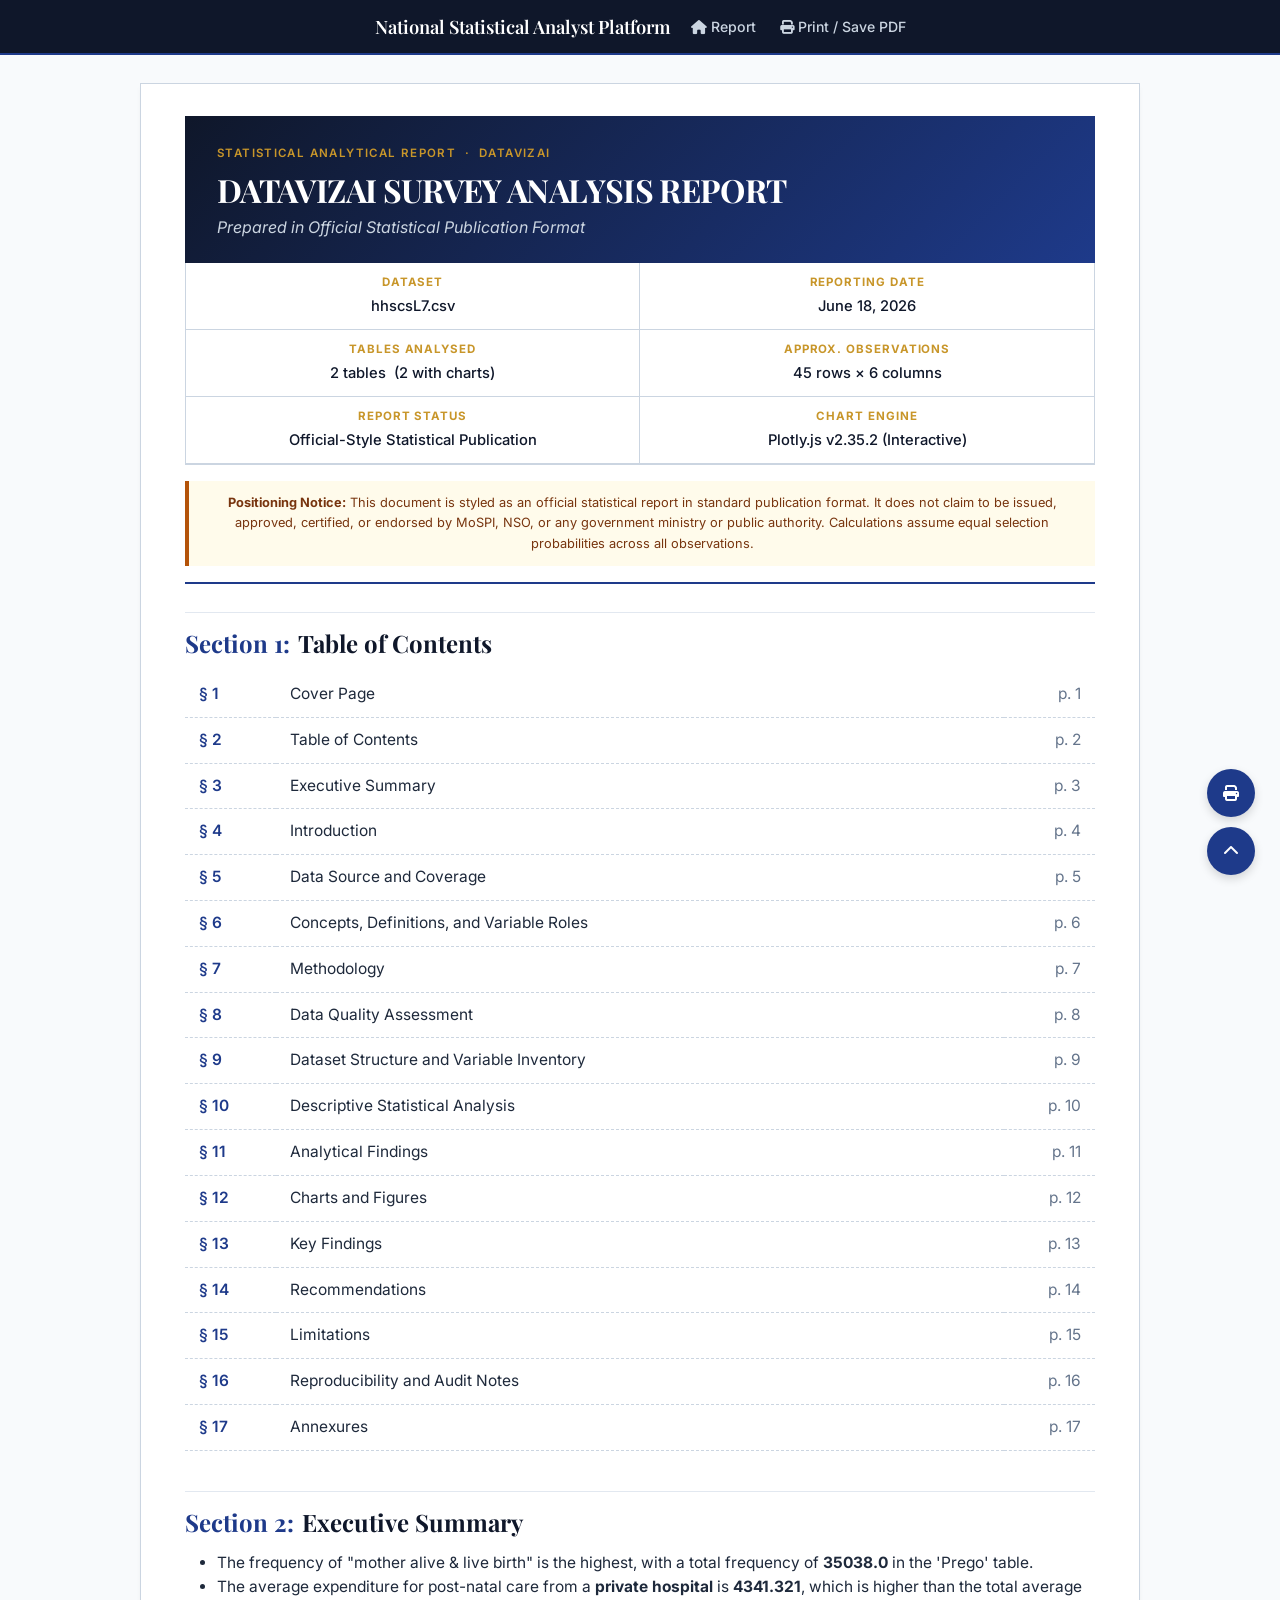
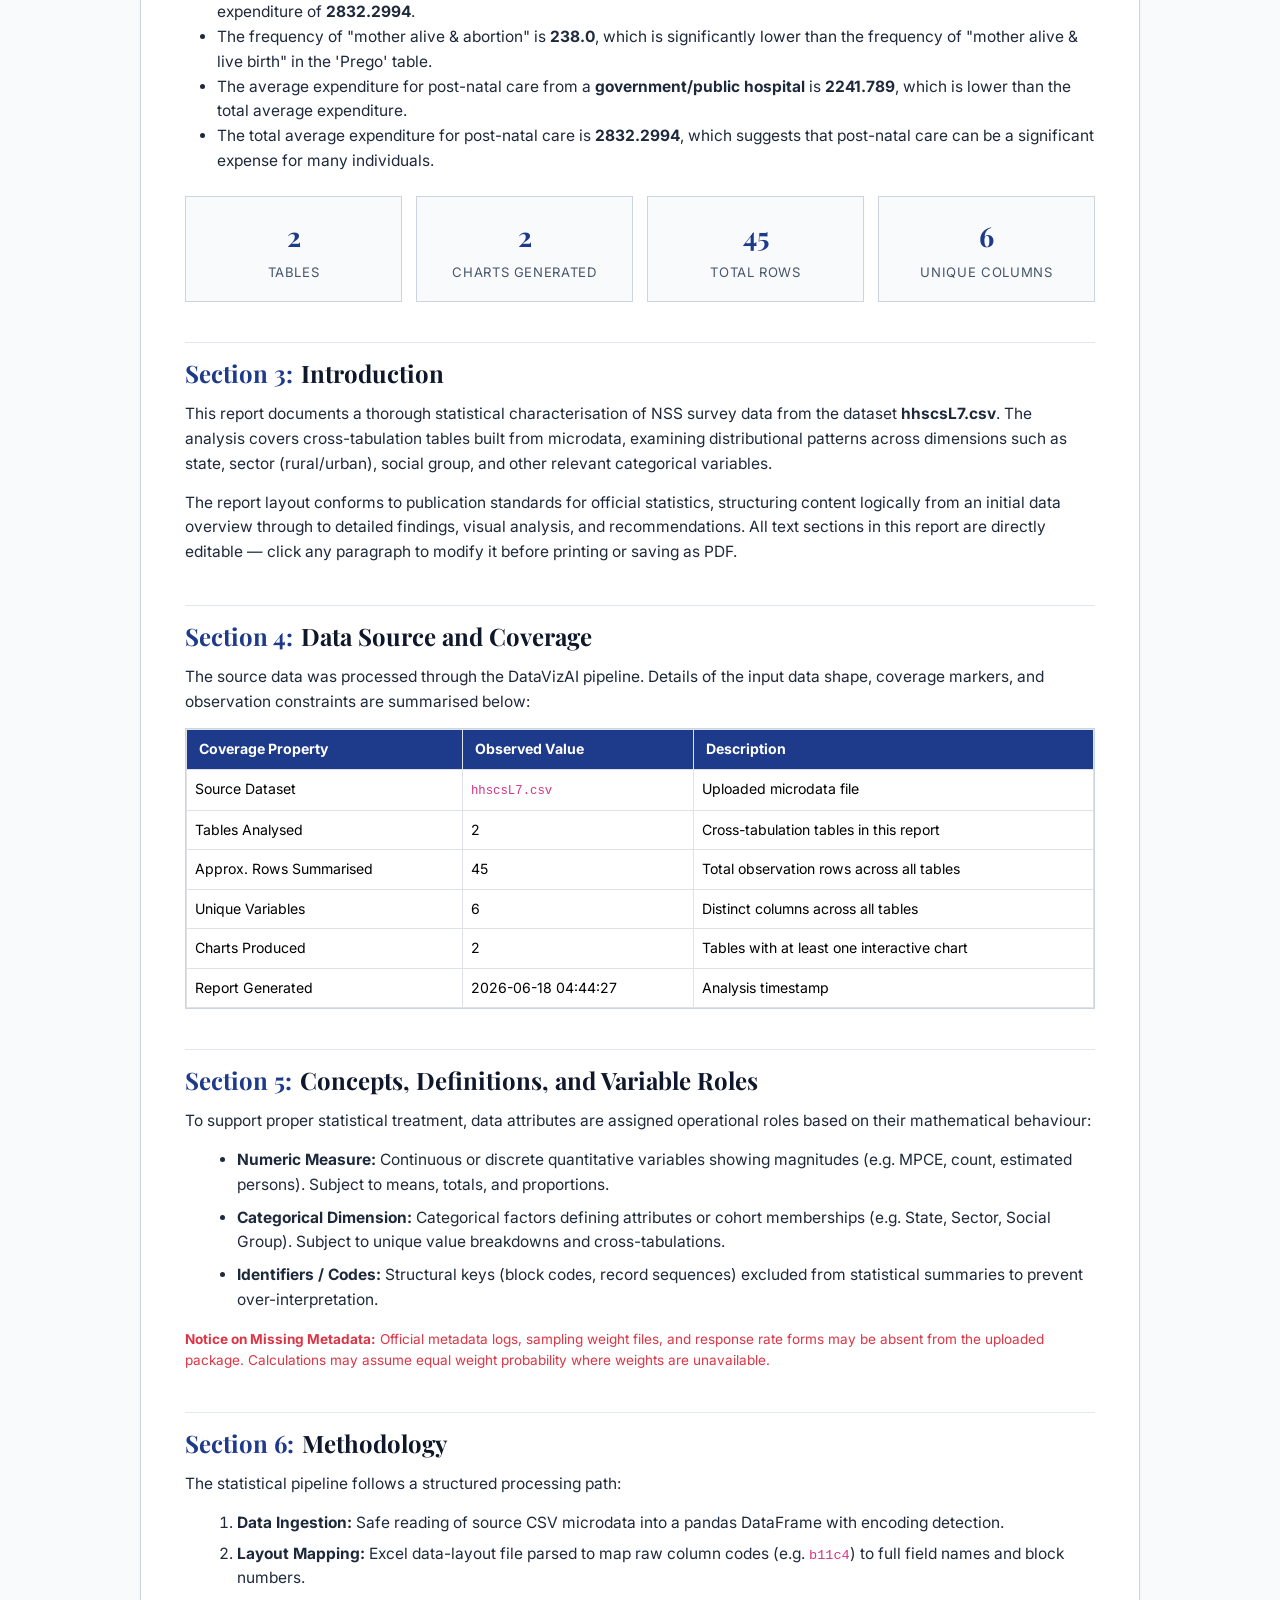
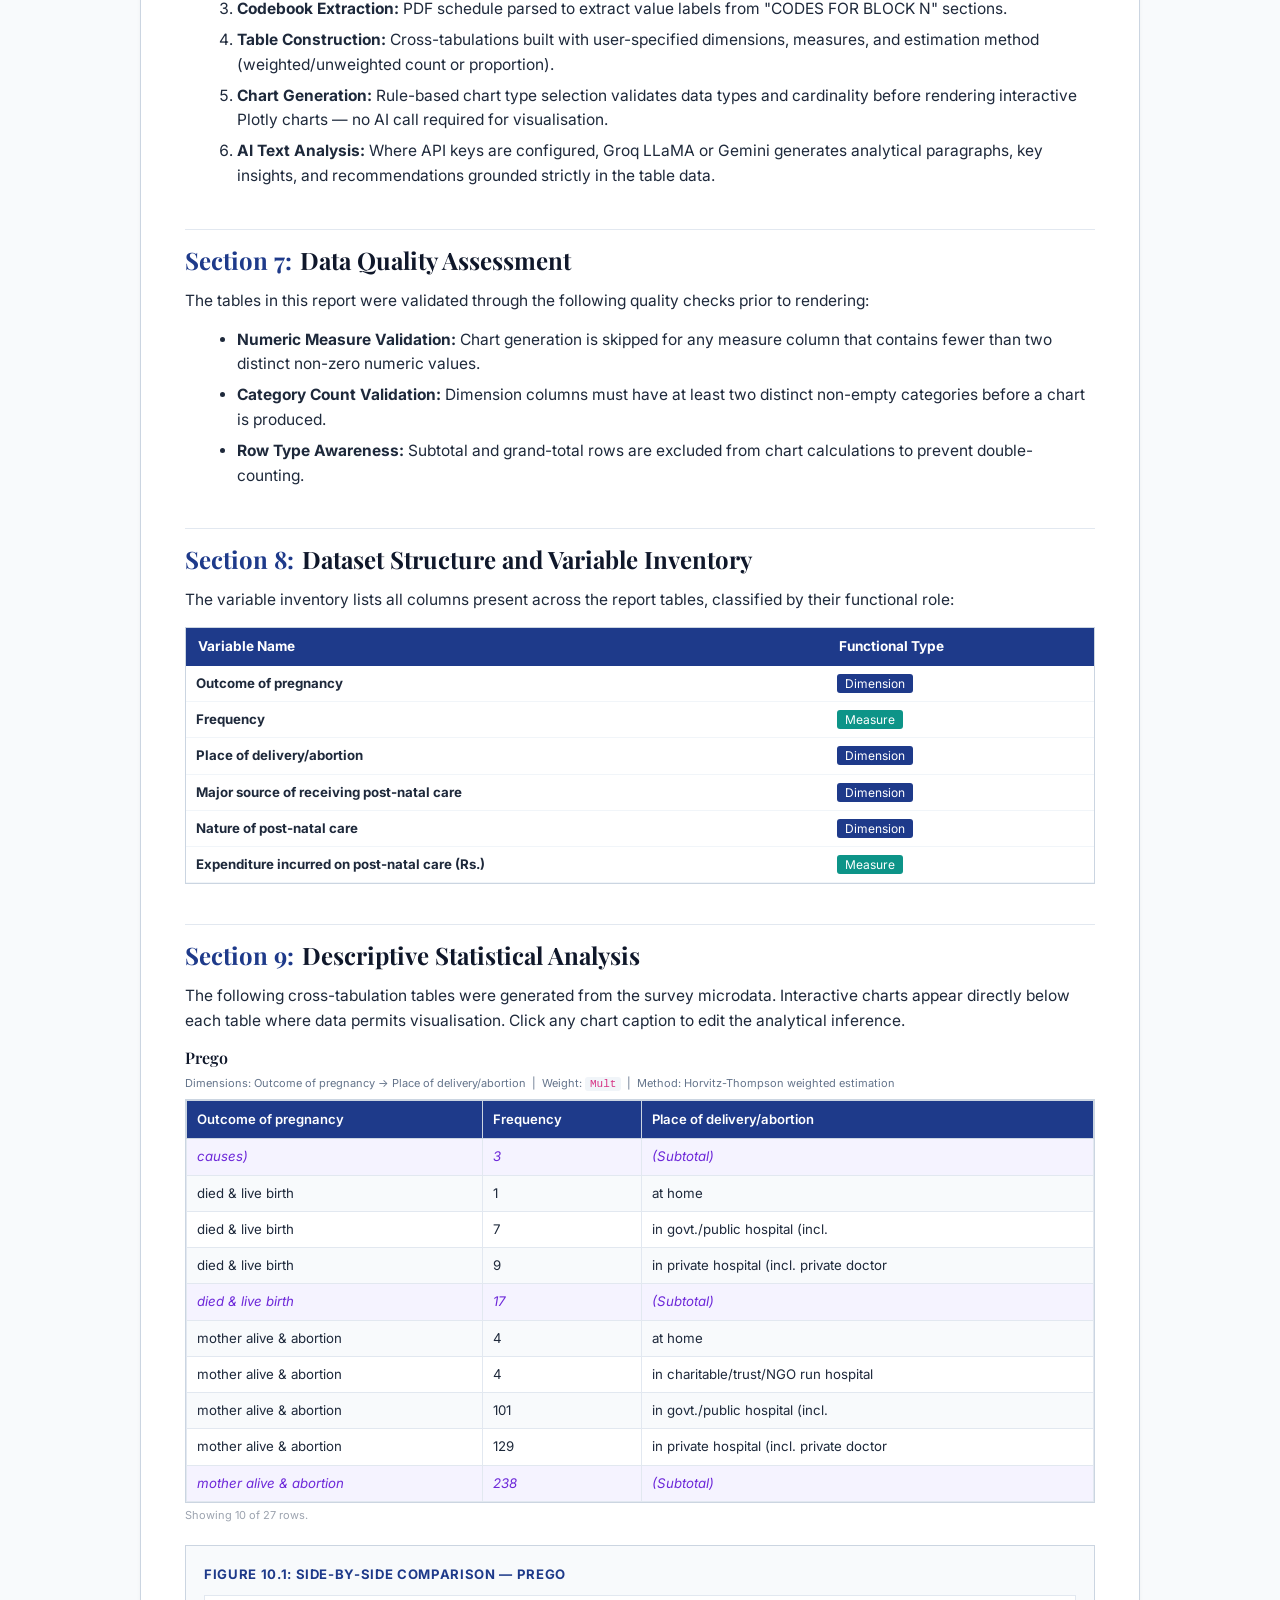
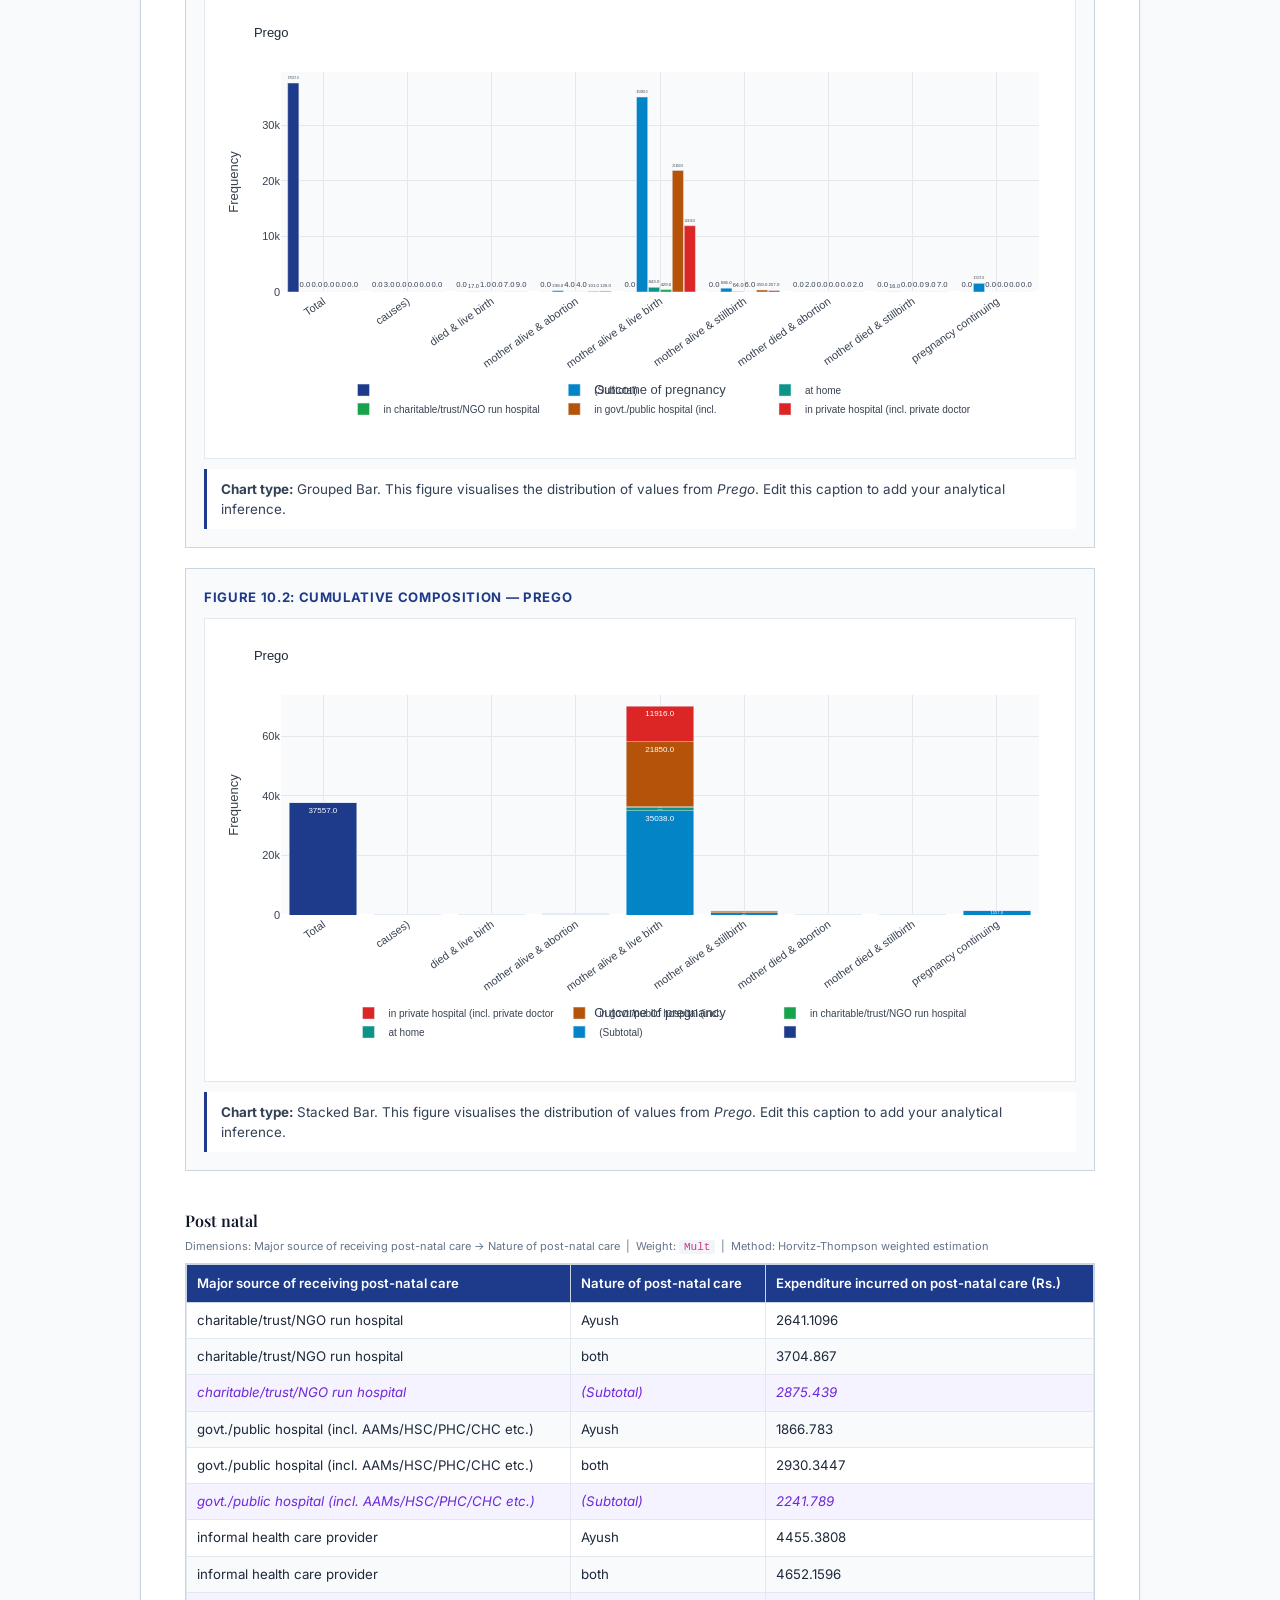
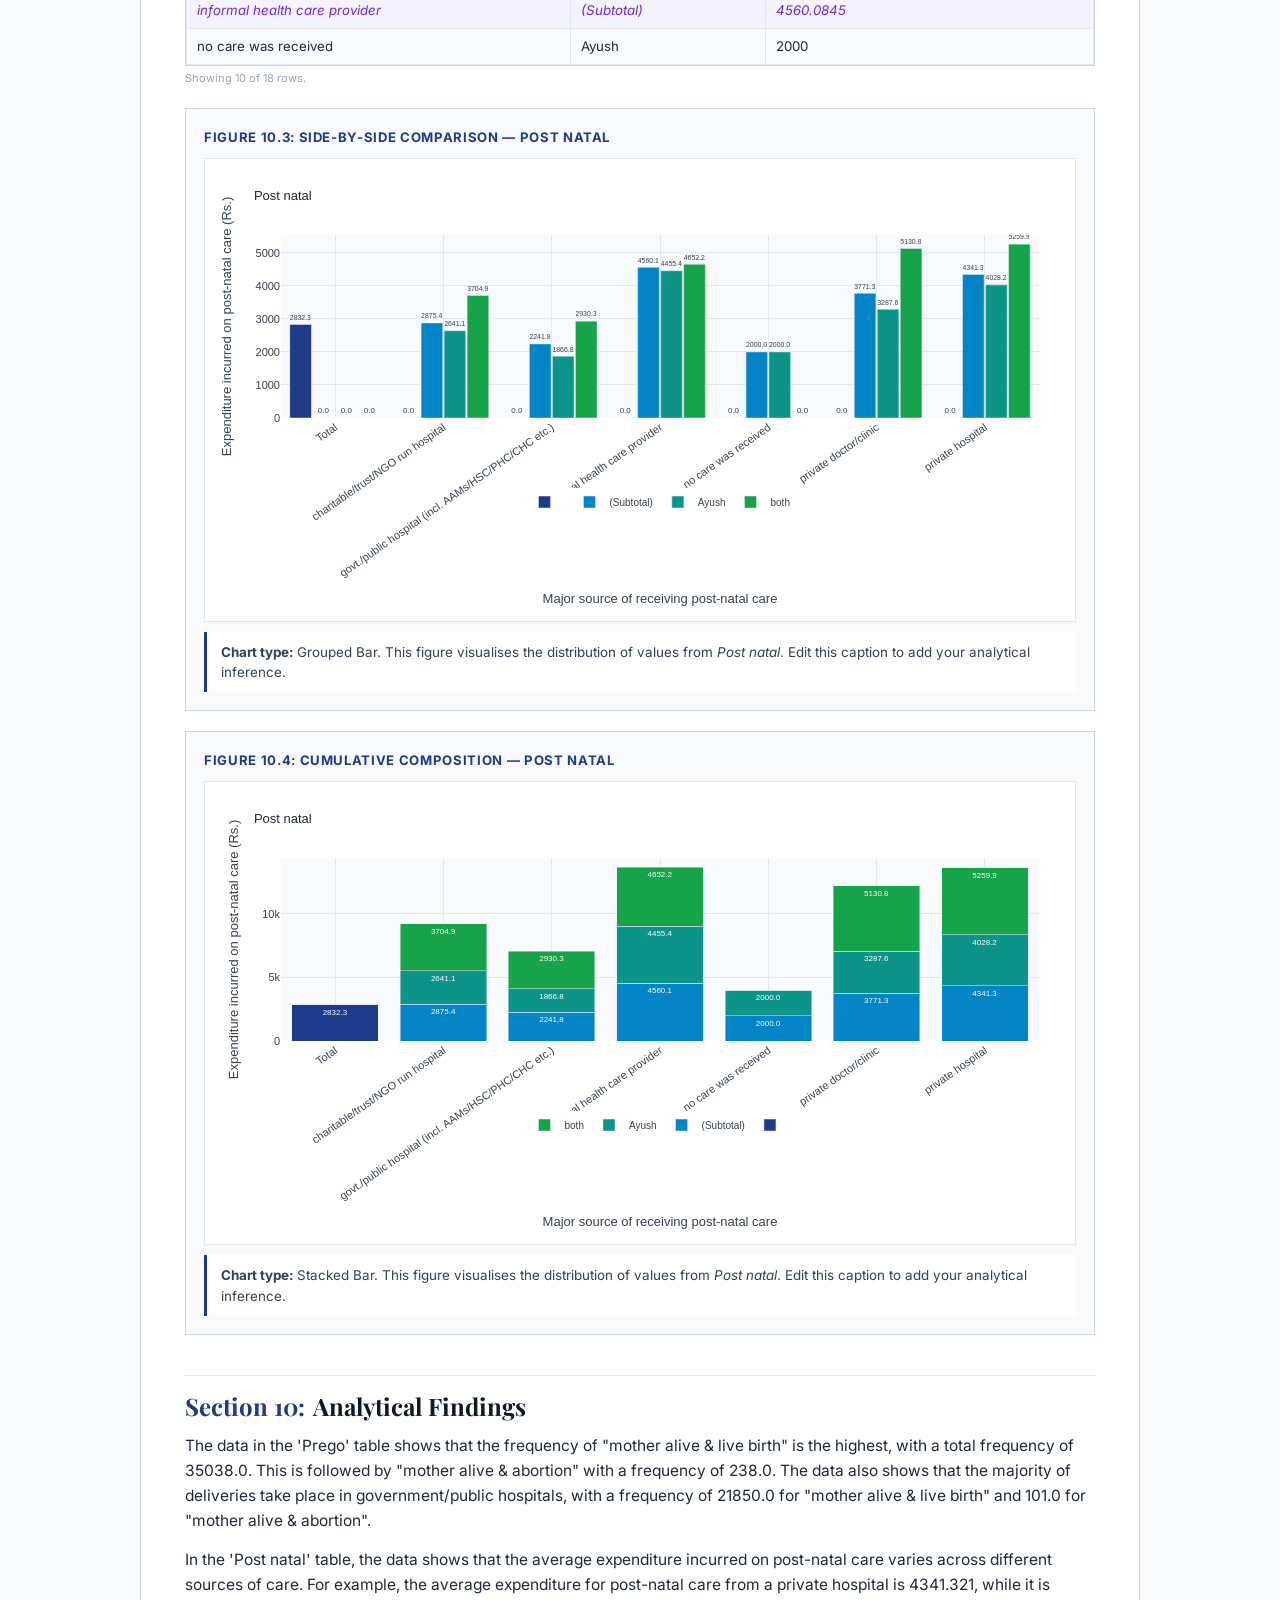
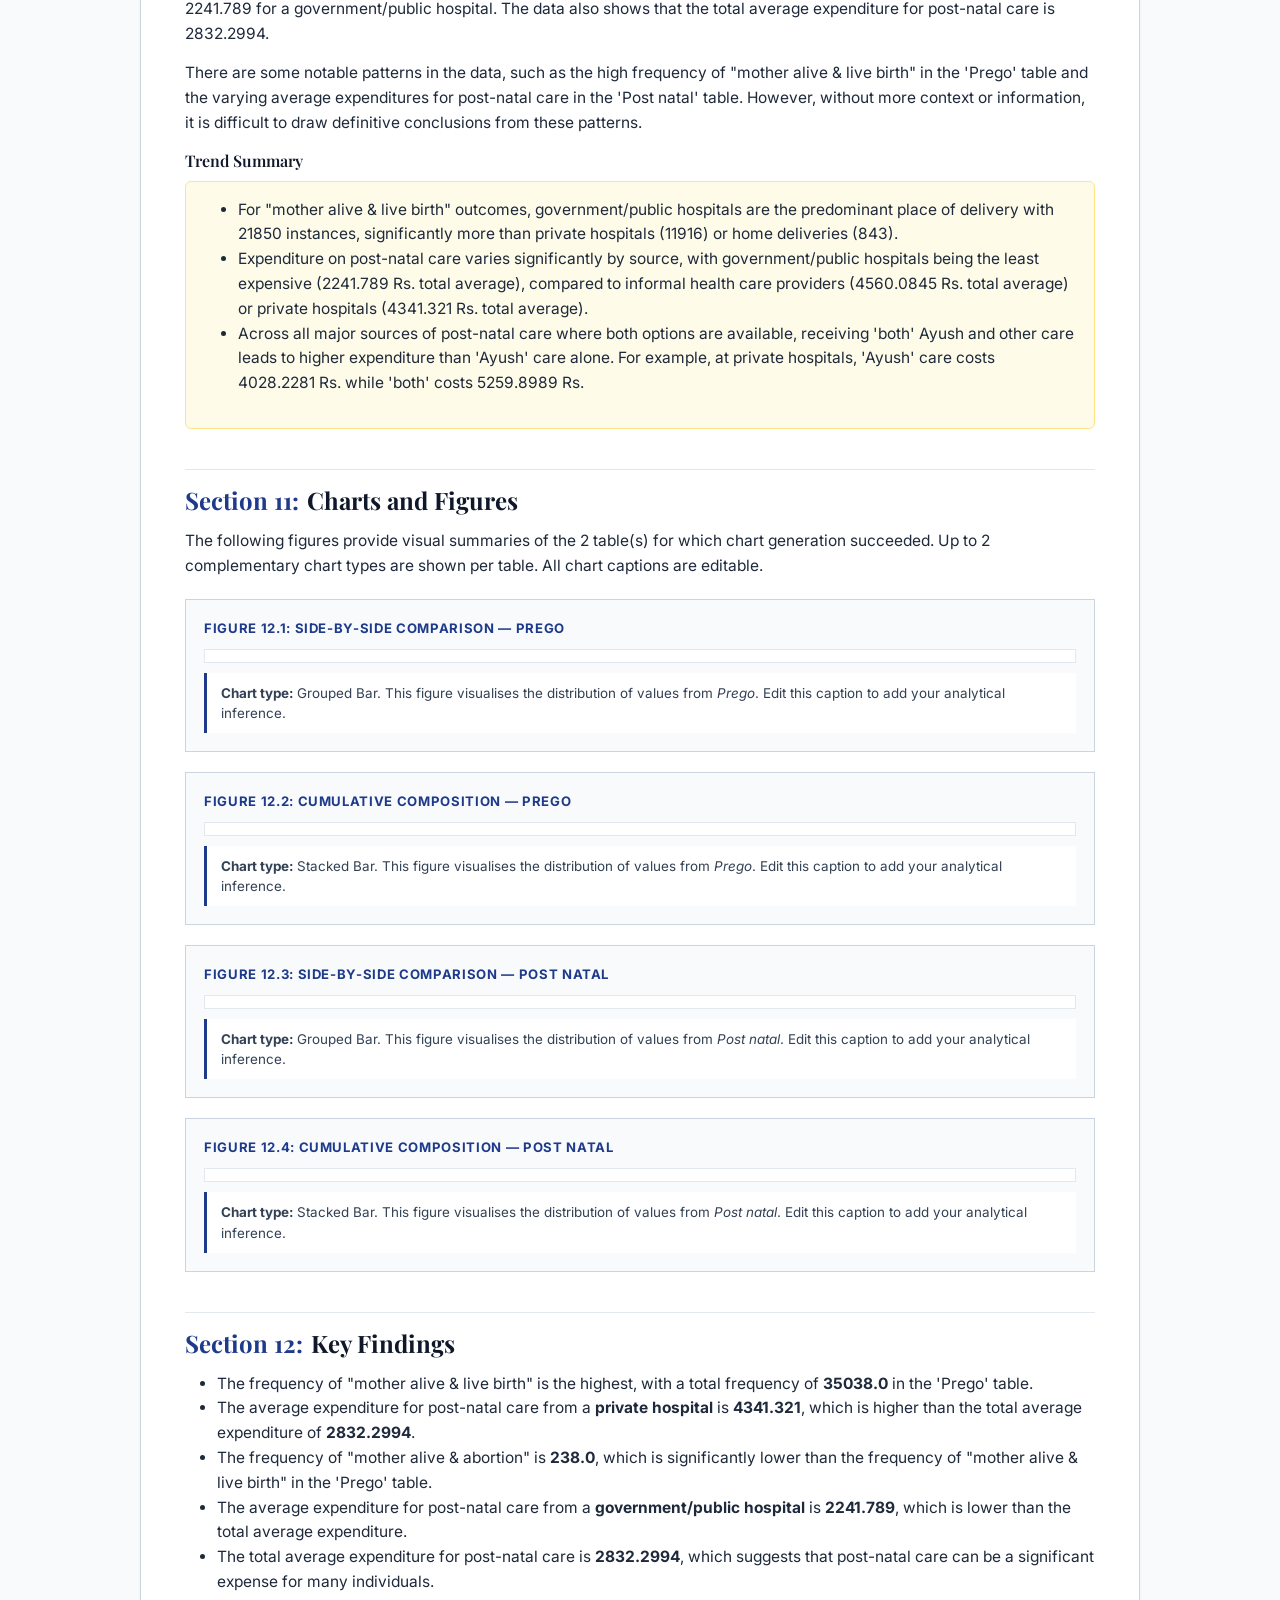
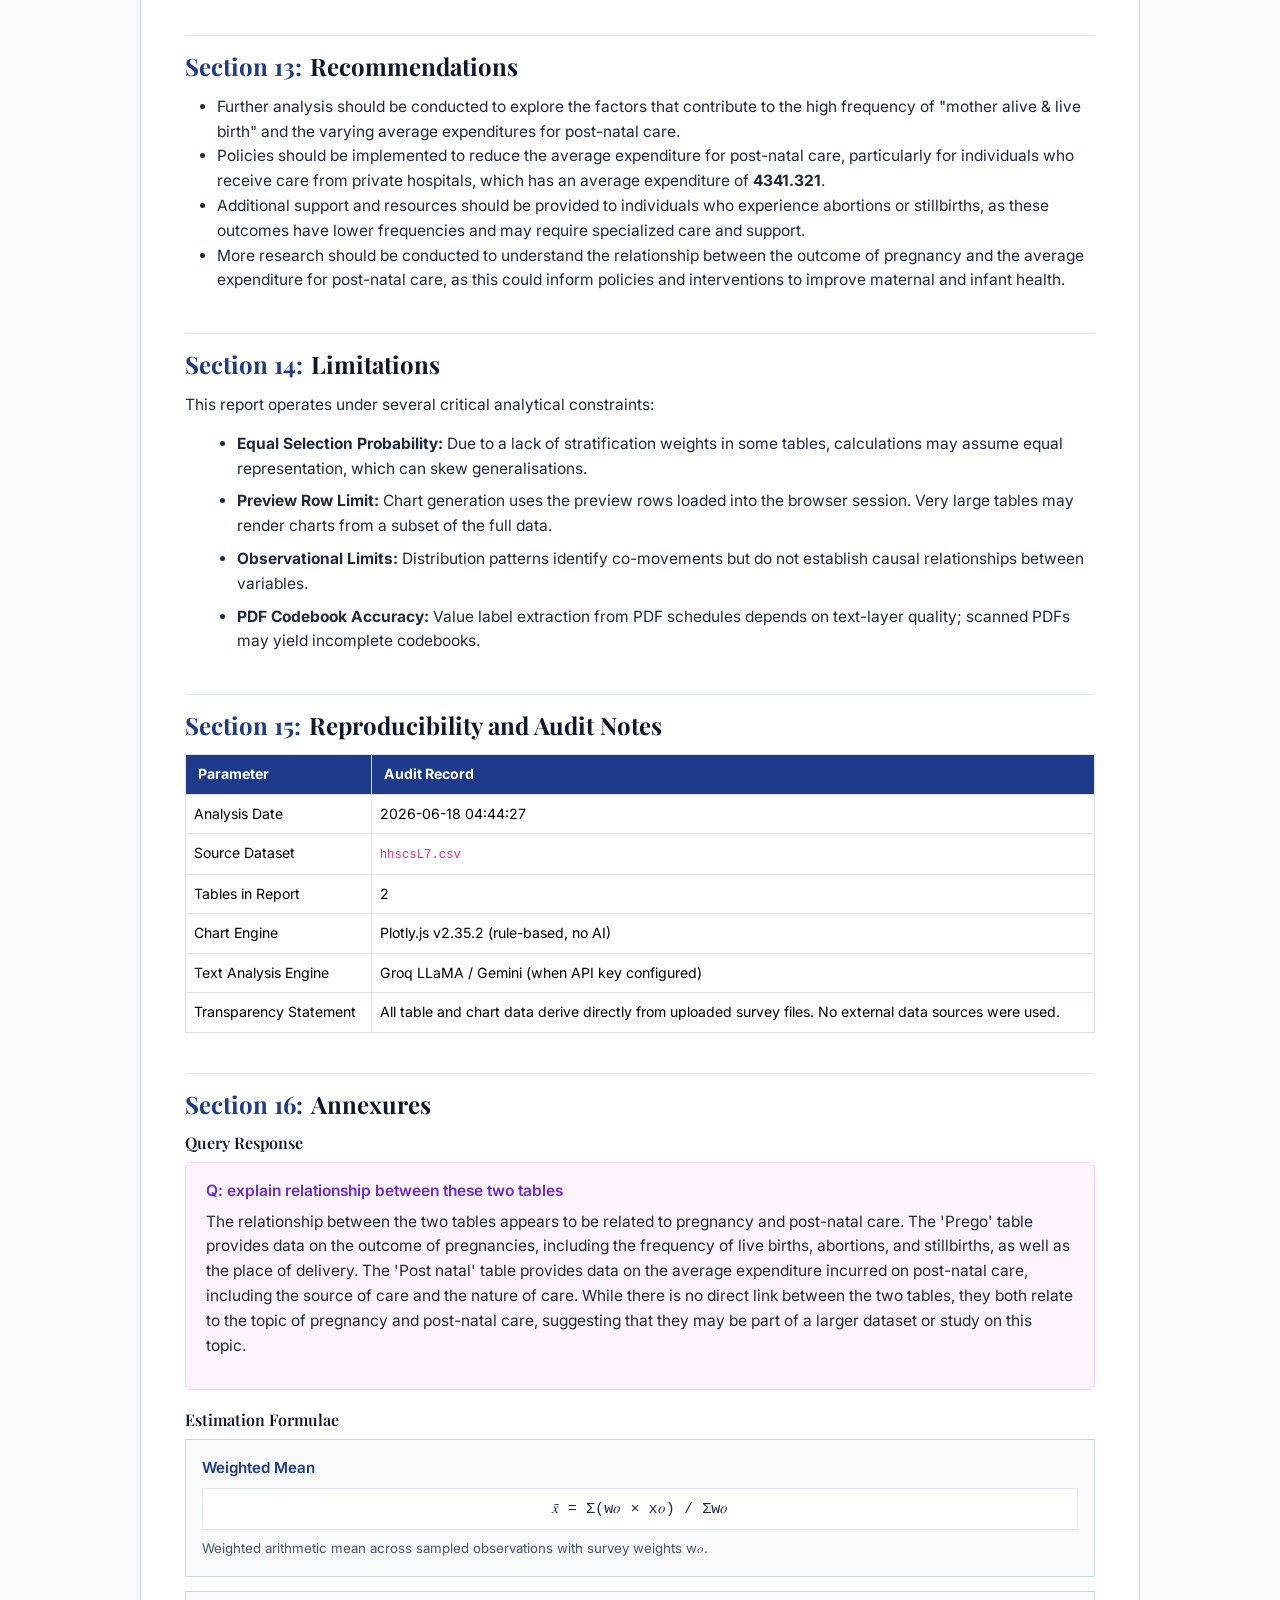
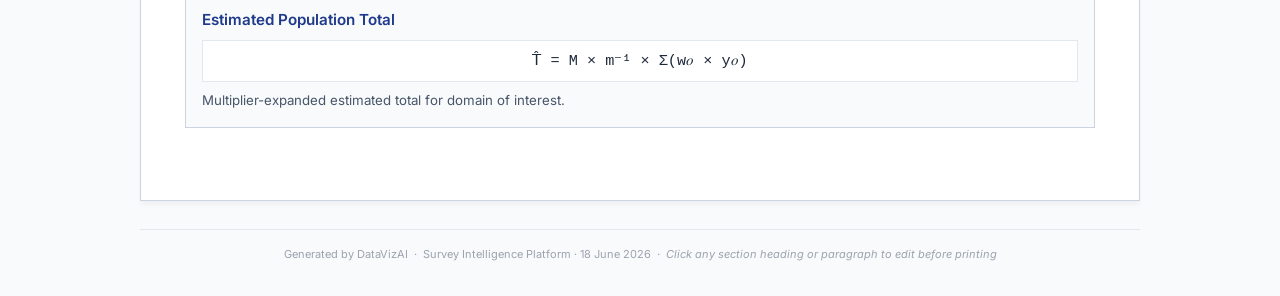
<file: outputs/reports/report_20260618_044427.html>
<!DOCTYPE html>
<html lang="en">
<head>
<meta charset="UTF-8"/>
<meta name="viewport" content="width=device-width,initial-scale=1"/>
<title>DataVizAI Statistical Analytical Report — 18 June 2026</title>
<link rel="preconnect" href="https://fonts.googleapis.com"/>
<link rel="preconnect" href="https://fonts.gstatic.com" crossorigin/>
<link href="https://fonts.googleapis.com/css2?family=Inter:wght@300;400;500;600;700&family=Playfair+Display:ital,wght@0,600;0,700;1,400&display=swap" rel="stylesheet"/>
<link href="https://cdn.jsdelivr.net/npm/bootstrap@5.3.0/dist/css/bootstrap.min.css" rel="stylesheet"/>
<link href="https://cdnjs.cloudflare.com/ajax/libs/font-awesome/6.4.0/css/all.min.css" rel="stylesheet"/>
<script src="https://cdn.plot.ly/plotly-2.35.2.min.js" charset="utf-8"></script>
<style>
:root{--primary:#0f172a;--primary-accent:#1e3a8a;--secondary:#475569;--accent:#b45309;--bg-light:#f8fafc;--bg-white:#ffffff;--border:#cbd5e1;--text-dark:#0f172a;--text-muted:#64748b}
body{font-family:'Inter',system-ui,-apple-system,sans-serif;background:#f8fafc;color:#0f172a;line-height:1.6}
h1,h2,h3,h4,h5,h6{font-family:'Playfair Display',Georgia,serif;color:#0f172a;font-weight:700}
.navbar{background:#0f172a;border-bottom:2px solid #1e3a8a;padding:12px 0;position:sticky;top:0;z-index:1000}
.navbar-content{max-width:1200px;margin:0 auto;padding:0 20px;display:flex;justify-content:space-between;align-items:center}
.logo-text{color:#fff;font-size:1.15rem;font-weight:600;font-family:'Playfair Display',serif}
.nav-links a{color:#cbd5e1;text-decoration:none;font-weight:500;font-size:0.88rem;margin-left:20px;transition:color 0.2s}
.nav-links a:hover{color:#fff}
.report-container{max-width:1000px;margin:28px auto;background:#fff;border:1px solid #cbd5e1;padding:32px 44px;box-shadow:0 4px 6px -1px rgba(0,0,0,.05)}
.cover-banner{background:linear-gradient(135deg,#0f172a 0%,#1e3a8a 100%);color:#fff;padding:28px 32px 22px;margin-bottom:0;text-align:left}
.cover-banner-label{font-size:0.72rem;font-weight:600;text-transform:uppercase;letter-spacing:.12em;color:#C8962A;margin-bottom:8px}
.cover-title{font-size:2rem;margin-bottom:6px;color:#fff;letter-spacing:-.02em;font-family:'Playfair Display',serif}
.cover-subtitle{font-size:1rem;color:#cbd5e1;font-style:italic;margin-bottom:0}
.cover-meta-grid{display:grid;grid-template-columns:1fr 1fr;gap:0;margin:0;border:1px solid #cbd5e1;border-top:none}
.cover-meta-cell{padding:10px 16px;border-bottom:1px solid #cbd5e1;border-right:1px solid #cbd5e1;font-size:0.9rem}
.cover-meta-cell:nth-child(even){border-right:none}
.cover-meta-cell-label{font-size:0.72rem;font-weight:700;text-transform:uppercase;letter-spacing:.08em;color:#C8962A;display:block;margin-bottom:3px}
.cover-meta-cell-value{font-size:0.92rem;color:#0f172a;font-weight:500}
.section-card{margin-bottom:40px;padding-top:16px;border-top:1px solid #e2e8f0}
.section-card:first-of-type{border-top:none}
.report-body{counter-reset:section}
.section-title{font-size:1.5rem;margin-bottom:14px;counter-increment:section;display:flex;align-items:center}
.section-title::before{content:'Section 'counter(section)': ';color:#1e3a8a;margin-right:8px;font-family:'Playfair Display',serif}
.section-content{font-size:0.97rem;color:#1e293b}
.section-content p{margin-bottom:14px}
.indicator-grid{display:grid;grid-template-columns:repeat(auto-fit,minmax(160px,1fr));gap:14px;margin:22px 0}
.indicator-box{border:1px solid #cbd5e1;background:#f8fafc;padding:18px;text-align:center}
.indicator-val{font-size:1.7rem;font-weight:700;color:#1e3a8a;font-family:'Playfair Display',serif}
.indicator-lbl{font-size:0.82rem;color:#475569;margin-top:4px;text-transform:uppercase;letter-spacing:.05em}
.positioning-notice{background:#fffbeb;border-left:4px solid #b45309;padding:12px 16px;font-size:0.8rem;color:#78350f;margin:16px 0 0}
.floating-actions{position:fixed;bottom:25px;right:25px;z-index:1000;display:flex;flex-direction:column;gap:10px}
.btn-action{width:48px;height:48px;border-radius:50%;background:#1e3a8a;color:#fff;display:flex;align-items:center;justify-content:center;border:none;box-shadow:0 4px 10px rgba(0,0,0,.15);transition:transform .2s,background-color .2s;cursor:pointer}
.btn-action:hover{transform:scale(1.06);background:#0f172a}
[contenteditable='true']:focus{outline:2px dashed #2563eb;outline-offset:2px;border-radius:2px}
@media print{.navbar,.floating-actions{display:none!important}body{background:#fff!important}.report-container{border:none!important;box-shadow:none!important;padding:0!important;margin:0!important;max-width:100%!important}.section-card{page-break-before:always;break-before:page}.section-card:first-of-type{page-break-before:avoid;break-before:avoid}.figure-card{page-break-inside:avoid;break-inside:avoid}[contenteditable]{outline:none}}
</style>
</head>
<body>
<nav class="navbar">
  <div class="navbar-content">
    <div class="logo-text">National Statistical Analyst Platform</div>
    <div class="nav-links">
      <a href="#cover"><i class="fas fa-home me-1"></i>Report</a>
      <a href="javascript:window.print()"><i class="fas fa-print me-1"></i>Print / Save PDF</a>
    </div>
  </div>
</nav>
<div class="floating-actions">
  <button class="btn-action" onclick="window.print()" title="Print or Save PDF"><i class="fas fa-print"></i></button>
  <button class="btn-action" onclick="window.scrollTo({top:0,behavior:'smooth'})" title="Back to top"><i class="fas fa-chevron-up"></i></button>
</div>
<div class="report-container" id="cover">
<div class="report-body">
<div class="cover-page" style="text-align:center;padding-bottom:16px;margin-bottom:28px;border-bottom:2px solid #1e3a8a">
<div class="cover-banner">
<div class="cover-banner-label">Statistical Analytical Report &nbsp;·&nbsp; DataVizAI</div>
<h1 class="cover-title">DATAVIZAI SURVEY ANALYSIS REPORT</h1>
<p class="cover-subtitle">Prepared in Official Statistical Publication Format</p>
</div>
<div class="cover-meta-grid">
<div class="cover-meta-cell"><span class="cover-meta-cell-label">Dataset</span><span class="cover-meta-cell-value">hhscsL7.csv</span></div>
<div class="cover-meta-cell"><span class="cover-meta-cell-label">Reporting Date</span><span class="cover-meta-cell-value">June 18, 2026</span></div>
<div class="cover-meta-cell"><span class="cover-meta-cell-label">Tables Analysed</span><span class="cover-meta-cell-value">2 tables &nbsp;(2 with charts)</span></div>
<div class="cover-meta-cell"><span class="cover-meta-cell-label">Approx. Observations</span><span class="cover-meta-cell-value">45 rows &times; 6 columns</span></div>
<div class="cover-meta-cell"><span class="cover-meta-cell-label">Report Status</span><span class="cover-meta-cell-value">Official-Style Statistical Publication</span></div>
<div class="cover-meta-cell"><span class="cover-meta-cell-label">Chart Engine</span><span class="cover-meta-cell-value">Plotly.js v2.35.2 (Interactive)</span></div>
</div>
<div class="positioning-notice">
<strong>Positioning Notice:</strong> This document is styled as an official statistical report in standard publication format. It does not claim to be issued, approved, certified, or endorsed by MoSPI, NSO, or any government ministry or public authority. Calculations assume equal selection probabilities across all observations.
</div>
</div>
<div class="section-card">
<h2 class="section-title">Table of Contents</h2>
<div class="section-content">
<table style="width:100%;border-collapse:collapse"><tr><td style="width:10%;font-weight:600;color:#1e3a8a;padding:10px 14px;border-bottom:1px dashed #cbd5e1">&sect;&nbsp;1</td><td style="width:80%;padding:10px 14px;border-bottom:1px dashed #cbd5e1">Cover Page</td><td style="width:10%;text-align:right;color:#64748b;padding:10px 14px;border-bottom:1px dashed #cbd5e1">p.&nbsp;1</td></tr><tr><td style="width:10%;font-weight:600;color:#1e3a8a;padding:10px 14px;border-bottom:1px dashed #cbd5e1">&sect;&nbsp;2</td><td style="width:80%;padding:10px 14px;border-bottom:1px dashed #cbd5e1">Table of Contents</td><td style="width:10%;text-align:right;color:#64748b;padding:10px 14px;border-bottom:1px dashed #cbd5e1">p.&nbsp;2</td></tr><tr><td style="width:10%;font-weight:600;color:#1e3a8a;padding:10px 14px;border-bottom:1px dashed #cbd5e1">&sect;&nbsp;3</td><td style="width:80%;padding:10px 14px;border-bottom:1px dashed #cbd5e1">Executive Summary</td><td style="width:10%;text-align:right;color:#64748b;padding:10px 14px;border-bottom:1px dashed #cbd5e1">p.&nbsp;3</td></tr><tr><td style="width:10%;font-weight:600;color:#1e3a8a;padding:10px 14px;border-bottom:1px dashed #cbd5e1">&sect;&nbsp;4</td><td style="width:80%;padding:10px 14px;border-bottom:1px dashed #cbd5e1">Introduction</td><td style="width:10%;text-align:right;color:#64748b;padding:10px 14px;border-bottom:1px dashed #cbd5e1">p.&nbsp;4</td></tr><tr><td style="width:10%;font-weight:600;color:#1e3a8a;padding:10px 14px;border-bottom:1px dashed #cbd5e1">&sect;&nbsp;5</td><td style="width:80%;padding:10px 14px;border-bottom:1px dashed #cbd5e1">Data Source and Coverage</td><td style="width:10%;text-align:right;color:#64748b;padding:10px 14px;border-bottom:1px dashed #cbd5e1">p.&nbsp;5</td></tr><tr><td style="width:10%;font-weight:600;color:#1e3a8a;padding:10px 14px;border-bottom:1px dashed #cbd5e1">&sect;&nbsp;6</td><td style="width:80%;padding:10px 14px;border-bottom:1px dashed #cbd5e1">Concepts, Definitions, and Variable Roles</td><td style="width:10%;text-align:right;color:#64748b;padding:10px 14px;border-bottom:1px dashed #cbd5e1">p.&nbsp;6</td></tr><tr><td style="width:10%;font-weight:600;color:#1e3a8a;padding:10px 14px;border-bottom:1px dashed #cbd5e1">&sect;&nbsp;7</td><td style="width:80%;padding:10px 14px;border-bottom:1px dashed #cbd5e1">Methodology</td><td style="width:10%;text-align:right;color:#64748b;padding:10px 14px;border-bottom:1px dashed #cbd5e1">p.&nbsp;7</td></tr><tr><td style="width:10%;font-weight:600;color:#1e3a8a;padding:10px 14px;border-bottom:1px dashed #cbd5e1">&sect;&nbsp;8</td><td style="width:80%;padding:10px 14px;border-bottom:1px dashed #cbd5e1">Data Quality Assessment</td><td style="width:10%;text-align:right;color:#64748b;padding:10px 14px;border-bottom:1px dashed #cbd5e1">p.&nbsp;8</td></tr><tr><td style="width:10%;font-weight:600;color:#1e3a8a;padding:10px 14px;border-bottom:1px dashed #cbd5e1">&sect;&nbsp;9</td><td style="width:80%;padding:10px 14px;border-bottom:1px dashed #cbd5e1">Dataset Structure and Variable Inventory</td><td style="width:10%;text-align:right;color:#64748b;padding:10px 14px;border-bottom:1px dashed #cbd5e1">p.&nbsp;9</td></tr><tr><td style="width:10%;font-weight:600;color:#1e3a8a;padding:10px 14px;border-bottom:1px dashed #cbd5e1">&sect;&nbsp;10</td><td style="width:80%;padding:10px 14px;border-bottom:1px dashed #cbd5e1">Descriptive Statistical Analysis</td><td style="width:10%;text-align:right;color:#64748b;padding:10px 14px;border-bottom:1px dashed #cbd5e1">p.&nbsp;10</td></tr><tr><td style="width:10%;font-weight:600;color:#1e3a8a;padding:10px 14px;border-bottom:1px dashed #cbd5e1">&sect;&nbsp;11</td><td style="width:80%;padding:10px 14px;border-bottom:1px dashed #cbd5e1">Analytical Findings</td><td style="width:10%;text-align:right;color:#64748b;padding:10px 14px;border-bottom:1px dashed #cbd5e1">p.&nbsp;11</td></tr><tr><td style="width:10%;font-weight:600;color:#1e3a8a;padding:10px 14px;border-bottom:1px dashed #cbd5e1">&sect;&nbsp;12</td><td style="width:80%;padding:10px 14px;border-bottom:1px dashed #cbd5e1">Charts and Figures</td><td style="width:10%;text-align:right;color:#64748b;padding:10px 14px;border-bottom:1px dashed #cbd5e1">p.&nbsp;12</td></tr><tr><td style="width:10%;font-weight:600;color:#1e3a8a;padding:10px 14px;border-bottom:1px dashed #cbd5e1">&sect;&nbsp;13</td><td style="width:80%;padding:10px 14px;border-bottom:1px dashed #cbd5e1">Key Findings</td><td style="width:10%;text-align:right;color:#64748b;padding:10px 14px;border-bottom:1px dashed #cbd5e1">p.&nbsp;13</td></tr><tr><td style="width:10%;font-weight:600;color:#1e3a8a;padding:10px 14px;border-bottom:1px dashed #cbd5e1">&sect;&nbsp;14</td><td style="width:80%;padding:10px 14px;border-bottom:1px dashed #cbd5e1">Recommendations</td><td style="width:10%;text-align:right;color:#64748b;padding:10px 14px;border-bottom:1px dashed #cbd5e1">p.&nbsp;14</td></tr><tr><td style="width:10%;font-weight:600;color:#1e3a8a;padding:10px 14px;border-bottom:1px dashed #cbd5e1">&sect;&nbsp;15</td><td style="width:80%;padding:10px 14px;border-bottom:1px dashed #cbd5e1">Limitations</td><td style="width:10%;text-align:right;color:#64748b;padding:10px 14px;border-bottom:1px dashed #cbd5e1">p.&nbsp;15</td></tr><tr><td style="width:10%;font-weight:600;color:#1e3a8a;padding:10px 14px;border-bottom:1px dashed #cbd5e1">&sect;&nbsp;16</td><td style="width:80%;padding:10px 14px;border-bottom:1px dashed #cbd5e1">Reproducibility and Audit Notes</td><td style="width:10%;text-align:right;color:#64748b;padding:10px 14px;border-bottom:1px dashed #cbd5e1">p.&nbsp;16</td></tr><tr><td style="width:10%;font-weight:600;color:#1e3a8a;padding:10px 14px;border-bottom:1px dashed #cbd5e1">&sect;&nbsp;17</td><td style="width:80%;padding:10px 14px;border-bottom:1px dashed #cbd5e1">Annexures</td><td style="width:10%;text-align:right;color:#64748b;padding:10px 14px;border-bottom:1px dashed #cbd5e1">p.&nbsp;17</td></tr></table>
</div></div>
<div class="section-card">
<h2 class="section-title">Executive Summary</h2>
<div class="section-content">
<div contenteditable="true"><ul>
<li>The frequency of "mother alive & live birth" is the highest, with a total frequency of <strong>35038.0</strong> in the 'Prego' table.</li>
<li>The average expenditure for post-natal care from a <strong>private hospital</strong> is <strong>4341.321</strong>, which is higher than the total average expenditure of <strong>2832.2994</strong>.</li>
<li>The frequency of "mother alive & abortion" is <strong>238.0</strong>, which is significantly lower than the frequency of "mother alive & live birth" in the 'Prego' table.</li>
<li>The average expenditure for post-natal care from a <strong>government/public hospital</strong> is <strong>2241.789</strong>, which is lower than the total average expenditure.</li>
<li>The total average expenditure for post-natal care is <strong>2832.2994</strong>, which suggests that post-natal care can be a significant expense for many individuals.</li>
</ul></div><div class="indicator-grid">
<div class="indicator-box"><div class="indicator-val">2</div><div class="indicator-lbl">Tables</div></div>
<div class="indicator-box"><div class="indicator-val">2</div><div class="indicator-lbl">Charts Generated</div></div>
<div class="indicator-box"><div class="indicator-val">45</div><div class="indicator-lbl">Total Rows</div></div>
<div class="indicator-box"><div class="indicator-val">6</div><div class="indicator-lbl">Unique Columns</div></div>
</div>
</div></div>
<div class="section-card">
<h2 class="section-title">Introduction</h2>
<div class="section-content" contenteditable="true">
<p>This report documents a thorough statistical characterisation of NSS survey data from the dataset <strong>hhscsL7.csv</strong>. The analysis covers cross-tabulation tables built from microdata, examining distributional patterns across dimensions such as state, sector (rural/urban), social group, and other relevant categorical variables.</p>
<p>The report layout conforms to publication standards for official statistics, structuring content logically from an initial data overview through to detailed findings, visual analysis, and recommendations. All text sections in this report are directly editable — click any paragraph to modify it before printing or saving as PDF.</p>
</div></div>
<div class="section-card">
<h2 class="section-title">Data Source and Coverage</h2>
<div class="section-content">
<p>The source data was processed through the DataVizAI pipeline. Details of the input data shape, coverage markers, and observation constraints are summarised below:</p>
<div style="overflow-x:auto;border:1px solid #cbd5e1"><table class="table table-bordered" style="margin-bottom:0;font-size:0.88rem"><thead><tr><th style="background:#1e3a8a;color:#fff;padding:8px 12px">Coverage Property</th><th style="background:#1e3a8a;color:#fff;padding:8px 12px">Observed Value</th><th style="background:#1e3a8a;color:#fff;padding:8px 12px">Description</th></tr></thead><tbody><tr><td>Source Dataset</td><td><code>hhscsL7.csv</code></td><td>Uploaded microdata file</td></tr><tr><td>Tables Analysed</td><td>2</td><td>Cross-tabulation tables in this report</td></tr><tr><td>Approx. Rows Summarised</td><td>45</td><td>Total observation rows across all tables</td></tr><tr><td>Unique Variables</td><td>6</td><td>Distinct columns across all tables</td></tr><tr><td>Charts Produced</td><td>2</td><td>Tables with at least one interactive chart</td></tr><tr><td>Report Generated</td><td>2026-06-18 04:44:27</td><td>Analysis timestamp</td></tr></tbody></table></div>
</div></div>
<div class="section-card">
<h2 class="section-title">Concepts, Definitions, and Variable Roles</h2>
<div class="section-content" contenteditable="true">
<p>To support proper statistical treatment, data attributes are assigned operational roles based on their mathematical behaviour:</p>
<ul style="margin:12px 0 16px 20px">
<li style="margin-bottom:8px"><strong>Numeric Measure:</strong> Continuous or discrete quantitative variables showing magnitudes (e.g. MPCE, count, estimated persons). Subject to means, totals, and proportions.</li>
<li style="margin-bottom:8px"><strong>Categorical Dimension:</strong> Categorical factors defining attributes or cohort memberships (e.g. State, Sector, Social Group). Subject to unique value breakdowns and cross-tabulations.</li>
<li style="margin-bottom:8px"><strong>Identifiers / Codes:</strong> Structural keys (block codes, record sequences) excluded from statistical summaries to prevent over-interpretation.</li>
</ul>
<p class="text-danger small"><strong>Notice on Missing Metadata:</strong> Official metadata logs, sampling weight files, and response rate forms may be absent from the uploaded package. Calculations may assume equal weight probability where weights are unavailable.</p>
</div></div>
<div class="section-card">
<h2 class="section-title">Methodology</h2>
<div class="section-content" contenteditable="true">
<p>The statistical pipeline follows a structured processing path:</p>
<ol style="margin:10px 0 16px 20px">
<li style="margin-bottom:6px"><strong>Data Ingestion:</strong> Safe reading of source CSV microdata into a pandas DataFrame with encoding detection.</li>
<li style="margin-bottom:6px"><strong>Layout Mapping:</strong> Excel data-layout file parsed to map raw column codes (e.g. <code>b11c4</code>) to full field names and block numbers.</li>
<li style="margin-bottom:6px"><strong>Codebook Extraction:</strong> PDF schedule parsed to extract value labels from "CODES FOR BLOCK N" sections.</li>
<li style="margin-bottom:6px"><strong>Table Construction:</strong> Cross-tabulations built with user-specified dimensions, measures, and estimation method (weighted/unweighted count or proportion).</li>
<li style="margin-bottom:6px"><strong>Chart Generation:</strong> Rule-based chart type selection validates data types and cardinality before rendering interactive Plotly charts — no AI call required for visualisation.</li>
<li style="margin-bottom:6px"><strong>AI Text Analysis:</strong> Where API keys are configured, Groq LLaMA or Gemini generates analytical paragraphs, key insights, and recommendations grounded strictly in the table data.</li>
</ol>
</div></div>
<div class="section-card">
<h2 class="section-title">Data Quality Assessment</h2>
<div class="section-content" contenteditable="true">
<p>The tables in this report were validated through the following quality checks prior to rendering:</p>
<ul style="margin:10px 0 16px 20px">
<li style="margin-bottom:6px"><strong>Numeric Measure Validation:</strong> Chart generation is skipped for any measure column that contains fewer than two distinct non-zero numeric values.</li>
<li style="margin-bottom:6px"><strong>Category Count Validation:</strong> Dimension columns must have at least two distinct non-empty categories before a chart is produced.</li>
<li style="margin-bottom:6px"><strong>Row Type Awareness:</strong> Subtotal and grand-total rows are excluded from chart calculations to prevent double-counting.</li>
</ul>
</div></div>
<div class="section-card">
<h2 class="section-title">Dataset Structure and Variable Inventory</h2>
<div class="section-content">
<p>The variable inventory lists all columns present across the report tables, classified by their functional role:</p>
<div style="overflow-x:auto;border:1px solid #cbd5e1"><table style="width:100%;border-collapse:collapse;font-size:0.85rem"><thead><tr><th style="background:#1e3a8a;color:#fff;padding:8px 12px">Variable Name</th><th style="background:#1e3a8a;color:#fff;padding:8px 12px">Functional Type</th></tr></thead><tbody><tr><td style="padding:7px 10px;border-bottom:1px solid #f1f5f9;font-size:0.83rem"><strong>Outcome of pregnancy</strong></td><td style="padding:7px 10px;border-bottom:1px solid #f1f5f9;font-size:0.83rem"><span style="background:#1e3a8a;color:#fff;padding:2px 8px;border-radius:3px;font-size:0.75rem">Dimension</span></td></tr><tr><td style="padding:7px 10px;border-bottom:1px solid #f1f5f9;font-size:0.83rem"><strong>Frequency</strong></td><td style="padding:7px 10px;border-bottom:1px solid #f1f5f9;font-size:0.83rem"><span style="background:#0d9488;color:#fff;padding:2px 8px;border-radius:3px;font-size:0.75rem">Measure</span></td></tr><tr><td style="padding:7px 10px;border-bottom:1px solid #f1f5f9;font-size:0.83rem"><strong>Place of delivery/abortion</strong></td><td style="padding:7px 10px;border-bottom:1px solid #f1f5f9;font-size:0.83rem"><span style="background:#1e3a8a;color:#fff;padding:2px 8px;border-radius:3px;font-size:0.75rem">Dimension</span></td></tr><tr><td style="padding:7px 10px;border-bottom:1px solid #f1f5f9;font-size:0.83rem"><strong>Major source of receiving post-natal care</strong></td><td style="padding:7px 10px;border-bottom:1px solid #f1f5f9;font-size:0.83rem"><span style="background:#1e3a8a;color:#fff;padding:2px 8px;border-radius:3px;font-size:0.75rem">Dimension</span></td></tr><tr><td style="padding:7px 10px;border-bottom:1px solid #f1f5f9;font-size:0.83rem"><strong>Nature of post-natal care</strong></td><td style="padding:7px 10px;border-bottom:1px solid #f1f5f9;font-size:0.83rem"><span style="background:#1e3a8a;color:#fff;padding:2px 8px;border-radius:3px;font-size:0.75rem">Dimension</span></td></tr><tr><td style="padding:7px 10px;border-bottom:1px solid #f1f5f9;font-size:0.83rem"><strong>Expenditure incurred on post-natal care (Rs.)</strong></td><td style="padding:7px 10px;border-bottom:1px solid #f1f5f9;font-size:0.83rem"><span style="background:#0d9488;color:#fff;padding:2px 8px;border-radius:3px;font-size:0.75rem">Measure</span></td></tr></tbody></table></div>
</div></div>
<div class="section-card">
<h2 class="section-title">Descriptive Statistical Analysis</h2>
<div class="section-content">
<p>The following cross-tabulation tables were generated from the survey microdata. Interactive charts appear directly below each table where data permits visualisation. Click any chart caption to edit the analytical inference.</p>
<div style="margin-bottom:40px"><h4 contenteditable="true" style="font-size:1rem;font-weight:600;color:#0f172a;margin-bottom:8px">Prego</h4><p style="font-size:11px;color:#64748b;margin-bottom:6px">Dimensions: Outcome of pregnancy → Place of delivery/abortion &nbsp;|&nbsp; Weight: <code style="background:#f1f5f9;padding:1px 5px;border-radius:3px;font-size:11px">Mult</code> &nbsp;|&nbsp; Method: Horvitz-Thompson weighted estimation</p><div style="overflow-x:auto;border:1px solid #cbd5e1"><table style="width:100%;border-collapse:collapse;table-layout:auto"><thead><tr><th style="background:#1e3a8a;color:#fff;padding:8px 10px;font-size:0.82rem;font-weight:600;border:1px solid #cbd5e1;white-space:nowrap">Outcome of pregnancy</th><th style="background:#1e3a8a;color:#fff;padding:8px 10px;font-size:0.82rem;font-weight:600;border:1px solid #cbd5e1;white-space:nowrap">Frequency</th><th style="background:#1e3a8a;color:#fff;padding:8px 10px;font-size:0.82rem;font-weight:600;border:1px solid #cbd5e1;white-space:nowrap">Place of delivery/abortion</th></tr></thead><tbody><tr style="font-style:italic;background:#f5f3ff;color:#6d28d9"><td style="padding:7px 10px;border:1px solid #e2e8f0;font-size:0.83rem;vertical-align:top">causes)</td><td style="padding:7px 10px;border:1px solid #e2e8f0;font-size:0.83rem;vertical-align:top">3</td><td style="padding:7px 10px;border:1px solid #e2e8f0;font-size:0.83rem;vertical-align:top">(Subtotal)</td></tr><tr style="background:#f8fafc"><td style="padding:7px 10px;border:1px solid #e2e8f0;font-size:0.83rem;vertical-align:top">died & live birth</td><td style="padding:7px 10px;border:1px solid #e2e8f0;font-size:0.83rem;vertical-align:top">1</td><td style="padding:7px 10px;border:1px solid #e2e8f0;font-size:0.83rem;vertical-align:top">at home</td></tr><tr><td style="padding:7px 10px;border:1px solid #e2e8f0;font-size:0.83rem;vertical-align:top">died & live birth</td><td style="padding:7px 10px;border:1px solid #e2e8f0;font-size:0.83rem;vertical-align:top">7</td><td style="padding:7px 10px;border:1px solid #e2e8f0;font-size:0.83rem;vertical-align:top">in govt./public hospital (incl.</td></tr><tr style="background:#f8fafc"><td style="padding:7px 10px;border:1px solid #e2e8f0;font-size:0.83rem;vertical-align:top">died & live birth</td><td style="padding:7px 10px;border:1px solid #e2e8f0;font-size:0.83rem;vertical-align:top">9</td><td style="padding:7px 10px;border:1px solid #e2e8f0;font-size:0.83rem;vertical-align:top">in private hospital (incl. private doctor</td></tr><tr style="font-style:italic;background:#f5f3ff;color:#6d28d9"><td style="padding:7px 10px;border:1px solid #e2e8f0;font-size:0.83rem;vertical-align:top">died & live birth</td><td style="padding:7px 10px;border:1px solid #e2e8f0;font-size:0.83rem;vertical-align:top">17</td><td style="padding:7px 10px;border:1px solid #e2e8f0;font-size:0.83rem;vertical-align:top">(Subtotal)</td></tr><tr style="background:#f8fafc"><td style="padding:7px 10px;border:1px solid #e2e8f0;font-size:0.83rem;vertical-align:top">mother alive & abortion</td><td style="padding:7px 10px;border:1px solid #e2e8f0;font-size:0.83rem;vertical-align:top">4</td><td style="padding:7px 10px;border:1px solid #e2e8f0;font-size:0.83rem;vertical-align:top">at home</td></tr><tr><td style="padding:7px 10px;border:1px solid #e2e8f0;font-size:0.83rem;vertical-align:top">mother alive & abortion</td><td style="padding:7px 10px;border:1px solid #e2e8f0;font-size:0.83rem;vertical-align:top">4</td><td style="padding:7px 10px;border:1px solid #e2e8f0;font-size:0.83rem;vertical-align:top">in charitable/trust/NGO run hospital</td></tr><tr style="background:#f8fafc"><td style="padding:7px 10px;border:1px solid #e2e8f0;font-size:0.83rem;vertical-align:top">mother alive & abortion</td><td style="padding:7px 10px;border:1px solid #e2e8f0;font-size:0.83rem;vertical-align:top">101</td><td style="padding:7px 10px;border:1px solid #e2e8f0;font-size:0.83rem;vertical-align:top">in govt./public hospital (incl.</td></tr><tr><td style="padding:7px 10px;border:1px solid #e2e8f0;font-size:0.83rem;vertical-align:top">mother alive & abortion</td><td style="padding:7px 10px;border:1px solid #e2e8f0;font-size:0.83rem;vertical-align:top">129</td><td style="padding:7px 10px;border:1px solid #e2e8f0;font-size:0.83rem;vertical-align:top">in private hospital (incl. private doctor</td></tr><tr style="font-style:italic;background:#f5f3ff;color:#6d28d9"><td style="padding:7px 10px;border:1px solid #e2e8f0;font-size:0.83rem;vertical-align:top">mother alive & abortion</td><td style="padding:7px 10px;border:1px solid #e2e8f0;font-size:0.83rem;vertical-align:top">238</td><td style="padding:7px 10px;border:1px solid #e2e8f0;font-size:0.83rem;vertical-align:top">(Subtotal)</td></tr></tbody></table></div><p style="font-size:11px;color:#9ca3af;margin-top:4px">Showing 10 of 27 rows.</p><div class="figure-card" style="border:1px solid #cbd5e1;padding:18px;margin:20px 0;background:#f8fafc;page-break-inside:avoid"><div style="font-size:0.82rem;font-weight:700;color:#1e3a8a;margin-bottom:10px;text-transform:uppercase;letter-spacing:0.05em">Figure 10.1: Side-by-side comparison — Prego</div><div style="background:#fff;border:1px solid #e2e8f0;padding:6px"><div style="height:100%; width:100%;">                            <div id="311e9c63-6600-4235-9e07-1d6cbbcdf811" class="plotly-graph-div" style="height:100%; width:100%;"></div>            <script>                window.PLOTLYENV=window.PLOTLYENV || {};                                if (document.getElementById("311e9c63-6600-4235-9e07-1d6cbbcdf811")) {                    Plotly.newPlot(                        "311e9c63-6600-4235-9e07-1d6cbbcdf811",                        [{"marker":{"color":"#1e3a8a"},"name":"","text":["37557.0","0.0","0.0","0.0","0.0","0.0","0.0","0.0","0.0"],"textfont":{"size":8},"textposition":"outside","x":["Total","causes)","died & live birth","mother alive & abortion","mother alive & live birth","mother alive & stillbirth","mother died & abortion","mother died & stillbirth","pregnancy continuing"],"y":[37557.0,0,0,0,0,0,0,0,0],"type":"bar"},{"marker":{"color":"#0284c7"},"name":"(Subtotal)","text":["0.0","3.0","17.0","238.0","35038.0","686.0","2.0","16.0","1557.0"],"textfont":{"size":8},"textposition":"outside","x":["Total","causes)","died & live birth","mother alive & abortion","mother alive & live birth","mother alive & stillbirth","mother died & abortion","mother died & stillbirth","pregnancy continuing"],"y":[0,3.0,17.0,238.0,35038.0,686.0,2.0,16.0,1557.0],"type":"bar"},{"marker":{"color":"#0d9488"},"name":"at home","text":["0.0","0.0","1.0","4.0","843.0","64.0","0.0","0.0","0.0"],"textfont":{"size":8},"textposition":"outside","x":["Total","causes)","died & live birth","mother alive & abortion","mother alive & live birth","mother alive & stillbirth","mother died & abortion","mother died & stillbirth","pregnancy continuing"],"y":[0,0,1.0,4.0,843.0,64.0,0,0,0],"type":"bar"},{"marker":{"color":"#16a34a"},"name":"in charitable\u002ftrust\u002fNGO run hospital","text":["0.0","0.0","0.0","4.0","429.0","6.0","0.0","0.0","0.0"],"textfont":{"size":8},"textposition":"outside","x":["Total","causes)","died & live birth","mother alive & abortion","mother alive & live birth","mother alive & stillbirth","mother died & abortion","mother died & stillbirth","pregnancy continuing"],"y":[0,0,0,4.0,429.0,6.0,0,0,0],"type":"bar"},{"marker":{"color":"#b45309"},"name":"in govt.\u002fpublic hospital (incl.","text":["0.0","0.0","7.0","101.0","21850.0","359.0","0.0","9.0","0.0"],"textfont":{"size":8},"textposition":"outside","x":["Total","causes)","died & live birth","mother alive & abortion","mother alive & live birth","mother alive & stillbirth","mother died & abortion","mother died & stillbirth","pregnancy continuing"],"y":[0,0,7.0,101.0,21850.0,359.0,0,9.0,0],"type":"bar"},{"marker":{"color":"#dc2626"},"name":"in private hospital (incl. private doctor","text":["0.0","0.0","9.0","129.0","11916.0","257.0","2.0","7.0","0.0"],"textfont":{"size":8},"textposition":"outside","x":["Total","causes)","died & live birth","mother alive & abortion","mother alive & live birth","mother alive & stillbirth","mother died & abortion","mother died & stillbirth","pregnancy continuing"],"y":[0,0,9.0,129.0,11916.0,257.0,2.0,7.0,0],"type":"bar"}],                        {"template":{"data":{"histogram2dcontour":[{"type":"histogram2dcontour","colorbar":{"outlinewidth":0,"ticks":""},"colorscale":[[0.0,"#0d0887"],[0.1111111111111111,"#46039f"],[0.2222222222222222,"#7201a8"],[0.3333333333333333,"#9c179e"],[0.4444444444444444,"#bd3786"],[0.5555555555555556,"#d8576b"],[0.6666666666666666,"#ed7953"],[0.7777777777777778,"#fb9f3a"],[0.8888888888888888,"#fdca26"],[1.0,"#f0f921"]]}],"choropleth":[{"type":"choropleth","colorbar":{"outlinewidth":0,"ticks":""}}],"histogram2d":[{"type":"histogram2d","colorbar":{"outlinewidth":0,"ticks":""},"colorscale":[[0.0,"#0d0887"],[0.1111111111111111,"#46039f"],[0.2222222222222222,"#7201a8"],[0.3333333333333333,"#9c179e"],[0.4444444444444444,"#bd3786"],[0.5555555555555556,"#d8576b"],[0.6666666666666666,"#ed7953"],[0.7777777777777778,"#fb9f3a"],[0.8888888888888888,"#fdca26"],[1.0,"#f0f921"]]}],"heatmap":[{"type":"heatmap","colorbar":{"outlinewidth":0,"ticks":""},"colorscale":[[0.0,"#0d0887"],[0.1111111111111111,"#46039f"],[0.2222222222222222,"#7201a8"],[0.3333333333333333,"#9c179e"],[0.4444444444444444,"#bd3786"],[0.5555555555555556,"#d8576b"],[0.6666666666666666,"#ed7953"],[0.7777777777777778,"#fb9f3a"],[0.8888888888888888,"#fdca26"],[1.0,"#f0f921"]]}],"contourcarpet":[{"type":"contourcarpet","colorbar":{"outlinewidth":0,"ticks":""}}],"contour":[{"type":"contour","colorbar":{"outlinewidth":0,"ticks":""},"colorscale":[[0.0,"#0d0887"],[0.1111111111111111,"#46039f"],[0.2222222222222222,"#7201a8"],[0.3333333333333333,"#9c179e"],[0.4444444444444444,"#bd3786"],[0.5555555555555556,"#d8576b"],[0.6666666666666666,"#ed7953"],[0.7777777777777778,"#fb9f3a"],[0.8888888888888888,"#fdca26"],[1.0,"#f0f921"]]}],"surface":[{"type":"surface","colorbar":{"outlinewidth":0,"ticks":""},"colorscale":[[0.0,"#0d0887"],[0.1111111111111111,"#46039f"],[0.2222222222222222,"#7201a8"],[0.3333333333333333,"#9c179e"],[0.4444444444444444,"#bd3786"],[0.5555555555555556,"#d8576b"],[0.6666666666666666,"#ed7953"],[0.7777777777777778,"#fb9f3a"],[0.8888888888888888,"#fdca26"],[1.0,"#f0f921"]]}],"mesh3d":[{"type":"mesh3d","colorbar":{"outlinewidth":0,"ticks":""}}],"scatter":[{"fillpattern":{"fillmode":"overlay","size":10,"solidity":0.2},"type":"scatter"}],"parcoords":[{"type":"parcoords","line":{"colorbar":{"outlinewidth":0,"ticks":""}}}],"scatterpolargl":[{"type":"scatterpolargl","marker":{"colorbar":{"outlinewidth":0,"ticks":""}}}],"bar":[{"error_x":{"color":"#2a3f5f"},"error_y":{"color":"#2a3f5f"},"marker":{"line":{"color":"#E5ECF6","width":0.5},"pattern":{"fillmode":"overlay","size":10,"solidity":0.2}},"type":"bar"}],"scattergeo":[{"type":"scattergeo","marker":{"colorbar":{"outlinewidth":0,"ticks":""}}}],"scatterpolar":[{"type":"scatterpolar","marker":{"colorbar":{"outlinewidth":0,"ticks":""}}}],"histogram":[{"marker":{"pattern":{"fillmode":"overlay","size":10,"solidity":0.2}},"type":"histogram"}],"scattergl":[{"type":"scattergl","marker":{"colorbar":{"outlinewidth":0,"ticks":""}}}],"scatter3d":[{"type":"scatter3d","line":{"colorbar":{"outlinewidth":0,"ticks":""}},"marker":{"colorbar":{"outlinewidth":0,"ticks":""}}}],"scattermap":[{"type":"scattermap","marker":{"colorbar":{"outlinewidth":0,"ticks":""}}}],"scattermapbox":[{"type":"scattermapbox","marker":{"colorbar":{"outlinewidth":0,"ticks":""}}}],"scatterternary":[{"type":"scatterternary","marker":{"colorbar":{"outlinewidth":0,"ticks":""}}}],"scattercarpet":[{"type":"scattercarpet","marker":{"colorbar":{"outlinewidth":0,"ticks":""}}}],"carpet":[{"aaxis":{"endlinecolor":"#2a3f5f","gridcolor":"white","linecolor":"white","minorgridcolor":"white","startlinecolor":"#2a3f5f"},"baxis":{"endlinecolor":"#2a3f5f","gridcolor":"white","linecolor":"white","minorgridcolor":"white","startlinecolor":"#2a3f5f"},"type":"carpet"}],"table":[{"cells":{"fill":{"color":"#EBF0F8"},"line":{"color":"white"}},"header":{"fill":{"color":"#C8D4E3"},"line":{"color":"white"}},"type":"table"}],"barpolar":[{"marker":{"line":{"color":"#E5ECF6","width":0.5},"pattern":{"fillmode":"overlay","size":10,"solidity":0.2}},"type":"barpolar"}],"pie":[{"automargin":true,"type":"pie"}]},"layout":{"autotypenumbers":"strict","colorway":["#636efa","#EF553B","#00cc96","#ab63fa","#FFA15A","#19d3f3","#FF6692","#B6E880","#FF97FF","#FECB52"],"font":{"color":"#2a3f5f"},"hovermode":"closest","hoverlabel":{"align":"left"},"paper_bgcolor":"white","plot_bgcolor":"#E5ECF6","polar":{"bgcolor":"#E5ECF6","angularaxis":{"gridcolor":"white","linecolor":"white","ticks":""},"radialaxis":{"gridcolor":"white","linecolor":"white","ticks":""}},"ternary":{"bgcolor":"#E5ECF6","aaxis":{"gridcolor":"white","linecolor":"white","ticks":""},"baxis":{"gridcolor":"white","linecolor":"white","ticks":""},"caxis":{"gridcolor":"white","linecolor":"white","ticks":""}},"coloraxis":{"colorbar":{"outlinewidth":0,"ticks":""}},"colorscale":{"sequential":[[0.0,"#0d0887"],[0.1111111111111111,"#46039f"],[0.2222222222222222,"#7201a8"],[0.3333333333333333,"#9c179e"],[0.4444444444444444,"#bd3786"],[0.5555555555555556,"#d8576b"],[0.6666666666666666,"#ed7953"],[0.7777777777777778,"#fb9f3a"],[0.8888888888888888,"#fdca26"],[1.0,"#f0f921"]],"sequentialminus":[[0.0,"#0d0887"],[0.1111111111111111,"#46039f"],[0.2222222222222222,"#7201a8"],[0.3333333333333333,"#9c179e"],[0.4444444444444444,"#bd3786"],[0.5555555555555556,"#d8576b"],[0.6666666666666666,"#ed7953"],[0.7777777777777778,"#fb9f3a"],[0.8888888888888888,"#fdca26"],[1.0,"#f0f921"]],"diverging":[[0,"#8e0152"],[0.1,"#c51b7d"],[0.2,"#de77ae"],[0.3,"#f1b6da"],[0.4,"#fde0ef"],[0.5,"#f7f7f7"],[0.6,"#e6f5d0"],[0.7,"#b8e186"],[0.8,"#7fbc41"],[0.9,"#4d9221"],[1,"#276419"]]},"xaxis":{"gridcolor":"white","linecolor":"white","ticks":"","title":{"standoff":15},"zerolinecolor":"white","automargin":true,"zerolinewidth":2},"yaxis":{"gridcolor":"white","linecolor":"white","ticks":"","title":{"standoff":15},"zerolinecolor":"white","automargin":true,"zerolinewidth":2},"scene":{"xaxis":{"backgroundcolor":"#E5ECF6","gridcolor":"white","linecolor":"white","showbackground":true,"ticks":"","zerolinecolor":"white","gridwidth":2},"yaxis":{"backgroundcolor":"#E5ECF6","gridcolor":"white","linecolor":"white","showbackground":true,"ticks":"","zerolinecolor":"white","gridwidth":2},"zaxis":{"backgroundcolor":"#E5ECF6","gridcolor":"white","linecolor":"white","showbackground":true,"ticks":"","zerolinecolor":"white","gridwidth":2}},"shapedefaults":{"line":{"color":"#2a3f5f"}},"annotationdefaults":{"arrowcolor":"#2a3f5f","arrowhead":0,"arrowwidth":1},"geo":{"bgcolor":"white","landcolor":"#E5ECF6","subunitcolor":"white","showland":true,"showlakes":true,"lakecolor":"white"},"title":{"x":0.05},"mapbox":{"style":"light"}}},"title":{"font":{"size":13,"color":"#1f2937"},"text":"Prego"},"font":{"family":"-apple-system,BlinkMacSystemFont,'Segoe UI',Roboto,sans-serif","size":11,"color":"#374151"},"xaxis":{"title":{"text":"Outcome of pregnancy"},"tickangle":-35,"gridcolor":"#e5e7eb","automargin":true},"yaxis":{"title":{"text":"Frequency"},"gridcolor":"#e5e7eb","automargin":true},"margin":{"l":70,"r":30,"t":70,"b":160},"legend":{"font":{"size":10},"orientation":"h","y":-0.38,"x":0.5,"xanchor":"center","yanchor":"top","tracegroupgap":4},"paper_bgcolor":"#ffffff","plot_bgcolor":"#f9fafb","showlegend":true,"barmode":"group","bargap":0.15,"bargroupgap":0.06},                        {"responsive": true}                    )                };            </script>        </div></div><div class="figure-caption" contenteditable="true" style="background:#fff;border-left:3px solid #1e3a8a;padding:10px 14px;font-size:0.84rem;margin-top:10px;color:#334155;line-height:1.5"><strong>Chart type:</strong> Grouped Bar. This figure visualises the distribution of values from <em>Prego</em>. Edit this caption to add your analytical inference.</div></div><div class="figure-card" style="border:1px solid #cbd5e1;padding:18px;margin:20px 0;background:#f8fafc;page-break-inside:avoid"><div style="font-size:0.82rem;font-weight:700;color:#1e3a8a;margin-bottom:10px;text-transform:uppercase;letter-spacing:0.05em">Figure 10.2: Cumulative composition — Prego</div><div style="background:#fff;border:1px solid #e2e8f0;padding:6px"><div style="height:100%; width:100%;">                            <div id="685ee120-a6f4-404e-afe6-df2aae624285" class="plotly-graph-div" style="height:100%; width:100%;"></div>            <script>                window.PLOTLYENV=window.PLOTLYENV || {};                                if (document.getElementById("685ee120-a6f4-404e-afe6-df2aae624285")) {                    Plotly.newPlot(                        "685ee120-a6f4-404e-afe6-df2aae624285",                        [{"marker":{"color":"#1e3a8a"},"name":"","text":["37557.0","0.0","0.0","0.0","0.0","0.0","0.0","0.0","0.0"],"textfont":{"size":8},"textposition":"inside","x":["Total","causes)","died & live birth","mother alive & abortion","mother alive & live birth","mother alive & stillbirth","mother died & abortion","mother died & stillbirth","pregnancy continuing"],"y":[37557.0,0,0,0,0,0,0,0,0],"type":"bar"},{"marker":{"color":"#0284c7"},"name":"(Subtotal)","text":["0.0","3.0","17.0","238.0","35038.0","686.0","2.0","16.0","1557.0"],"textfont":{"size":8},"textposition":"inside","x":["Total","causes)","died & live birth","mother alive & abortion","mother alive & live birth","mother alive & stillbirth","mother died & abortion","mother died & stillbirth","pregnancy continuing"],"y":[0,3.0,17.0,238.0,35038.0,686.0,2.0,16.0,1557.0],"type":"bar"},{"marker":{"color":"#0d9488"},"name":"at home","text":["0.0","0.0","1.0","4.0","843.0","64.0","0.0","0.0","0.0"],"textfont":{"size":8},"textposition":"inside","x":["Total","causes)","died & live birth","mother alive & abortion","mother alive & live birth","mother alive & stillbirth","mother died & abortion","mother died & stillbirth","pregnancy continuing"],"y":[0,0,1.0,4.0,843.0,64.0,0,0,0],"type":"bar"},{"marker":{"color":"#16a34a"},"name":"in charitable\u002ftrust\u002fNGO run hospital","text":["0.0","0.0","0.0","4.0","429.0","6.0","0.0","0.0","0.0"],"textfont":{"size":8},"textposition":"inside","x":["Total","causes)","died & live birth","mother alive & abortion","mother alive & live birth","mother alive & stillbirth","mother died & abortion","mother died & stillbirth","pregnancy continuing"],"y":[0,0,0,4.0,429.0,6.0,0,0,0],"type":"bar"},{"marker":{"color":"#b45309"},"name":"in govt.\u002fpublic hospital (incl.","text":["0.0","0.0","7.0","101.0","21850.0","359.0","0.0","9.0","0.0"],"textfont":{"size":8},"textposition":"inside","x":["Total","causes)","died & live birth","mother alive & abortion","mother alive & live birth","mother alive & stillbirth","mother died & abortion","mother died & stillbirth","pregnancy continuing"],"y":[0,0,7.0,101.0,21850.0,359.0,0,9.0,0],"type":"bar"},{"marker":{"color":"#dc2626"},"name":"in private hospital (incl. private doctor","text":["0.0","0.0","9.0","129.0","11916.0","257.0","2.0","7.0","0.0"],"textfont":{"size":8},"textposition":"inside","x":["Total","causes)","died & live birth","mother alive & abortion","mother alive & live birth","mother alive & stillbirth","mother died & abortion","mother died & stillbirth","pregnancy continuing"],"y":[0,0,9.0,129.0,11916.0,257.0,2.0,7.0,0],"type":"bar"}],                        {"template":{"data":{"histogram2dcontour":[{"type":"histogram2dcontour","colorbar":{"outlinewidth":0,"ticks":""},"colorscale":[[0.0,"#0d0887"],[0.1111111111111111,"#46039f"],[0.2222222222222222,"#7201a8"],[0.3333333333333333,"#9c179e"],[0.4444444444444444,"#bd3786"],[0.5555555555555556,"#d8576b"],[0.6666666666666666,"#ed7953"],[0.7777777777777778,"#fb9f3a"],[0.8888888888888888,"#fdca26"],[1.0,"#f0f921"]]}],"choropleth":[{"type":"choropleth","colorbar":{"outlinewidth":0,"ticks":""}}],"histogram2d":[{"type":"histogram2d","colorbar":{"outlinewidth":0,"ticks":""},"colorscale":[[0.0,"#0d0887"],[0.1111111111111111,"#46039f"],[0.2222222222222222,"#7201a8"],[0.3333333333333333,"#9c179e"],[0.4444444444444444,"#bd3786"],[0.5555555555555556,"#d8576b"],[0.6666666666666666,"#ed7953"],[0.7777777777777778,"#fb9f3a"],[0.8888888888888888,"#fdca26"],[1.0,"#f0f921"]]}],"heatmap":[{"type":"heatmap","colorbar":{"outlinewidth":0,"ticks":""},"colorscale":[[0.0,"#0d0887"],[0.1111111111111111,"#46039f"],[0.2222222222222222,"#7201a8"],[0.3333333333333333,"#9c179e"],[0.4444444444444444,"#bd3786"],[0.5555555555555556,"#d8576b"],[0.6666666666666666,"#ed7953"],[0.7777777777777778,"#fb9f3a"],[0.8888888888888888,"#fdca26"],[1.0,"#f0f921"]]}],"contourcarpet":[{"type":"contourcarpet","colorbar":{"outlinewidth":0,"ticks":""}}],"contour":[{"type":"contour","colorbar":{"outlinewidth":0,"ticks":""},"colorscale":[[0.0,"#0d0887"],[0.1111111111111111,"#46039f"],[0.2222222222222222,"#7201a8"],[0.3333333333333333,"#9c179e"],[0.4444444444444444,"#bd3786"],[0.5555555555555556,"#d8576b"],[0.6666666666666666,"#ed7953"],[0.7777777777777778,"#fb9f3a"],[0.8888888888888888,"#fdca26"],[1.0,"#f0f921"]]}],"surface":[{"type":"surface","colorbar":{"outlinewidth":0,"ticks":""},"colorscale":[[0.0,"#0d0887"],[0.1111111111111111,"#46039f"],[0.2222222222222222,"#7201a8"],[0.3333333333333333,"#9c179e"],[0.4444444444444444,"#bd3786"],[0.5555555555555556,"#d8576b"],[0.6666666666666666,"#ed7953"],[0.7777777777777778,"#fb9f3a"],[0.8888888888888888,"#fdca26"],[1.0,"#f0f921"]]}],"mesh3d":[{"type":"mesh3d","colorbar":{"outlinewidth":0,"ticks":""}}],"scatter":[{"fillpattern":{"fillmode":"overlay","size":10,"solidity":0.2},"type":"scatter"}],"parcoords":[{"type":"parcoords","line":{"colorbar":{"outlinewidth":0,"ticks":""}}}],"scatterpolargl":[{"type":"scatterpolargl","marker":{"colorbar":{"outlinewidth":0,"ticks":""}}}],"bar":[{"error_x":{"color":"#2a3f5f"},"error_y":{"color":"#2a3f5f"},"marker":{"line":{"color":"#E5ECF6","width":0.5},"pattern":{"fillmode":"overlay","size":10,"solidity":0.2}},"type":"bar"}],"scattergeo":[{"type":"scattergeo","marker":{"colorbar":{"outlinewidth":0,"ticks":""}}}],"scatterpolar":[{"type":"scatterpolar","marker":{"colorbar":{"outlinewidth":0,"ticks":""}}}],"histogram":[{"marker":{"pattern":{"fillmode":"overlay","size":10,"solidity":0.2}},"type":"histogram"}],"scattergl":[{"type":"scattergl","marker":{"colorbar":{"outlinewidth":0,"ticks":""}}}],"scatter3d":[{"type":"scatter3d","line":{"colorbar":{"outlinewidth":0,"ticks":""}},"marker":{"colorbar":{"outlinewidth":0,"ticks":""}}}],"scattermap":[{"type":"scattermap","marker":{"colorbar":{"outlinewidth":0,"ticks":""}}}],"scattermapbox":[{"type":"scattermapbox","marker":{"colorbar":{"outlinewidth":0,"ticks":""}}}],"scatterternary":[{"type":"scatterternary","marker":{"colorbar":{"outlinewidth":0,"ticks":""}}}],"scattercarpet":[{"type":"scattercarpet","marker":{"colorbar":{"outlinewidth":0,"ticks":""}}}],"carpet":[{"aaxis":{"endlinecolor":"#2a3f5f","gridcolor":"white","linecolor":"white","minorgridcolor":"white","startlinecolor":"#2a3f5f"},"baxis":{"endlinecolor":"#2a3f5f","gridcolor":"white","linecolor":"white","minorgridcolor":"white","startlinecolor":"#2a3f5f"},"type":"carpet"}],"table":[{"cells":{"fill":{"color":"#EBF0F8"},"line":{"color":"white"}},"header":{"fill":{"color":"#C8D4E3"},"line":{"color":"white"}},"type":"table"}],"barpolar":[{"marker":{"line":{"color":"#E5ECF6","width":0.5},"pattern":{"fillmode":"overlay","size":10,"solidity":0.2}},"type":"barpolar"}],"pie":[{"automargin":true,"type":"pie"}]},"layout":{"autotypenumbers":"strict","colorway":["#636efa","#EF553B","#00cc96","#ab63fa","#FFA15A","#19d3f3","#FF6692","#B6E880","#FF97FF","#FECB52"],"font":{"color":"#2a3f5f"},"hovermode":"closest","hoverlabel":{"align":"left"},"paper_bgcolor":"white","plot_bgcolor":"#E5ECF6","polar":{"bgcolor":"#E5ECF6","angularaxis":{"gridcolor":"white","linecolor":"white","ticks":""},"radialaxis":{"gridcolor":"white","linecolor":"white","ticks":""}},"ternary":{"bgcolor":"#E5ECF6","aaxis":{"gridcolor":"white","linecolor":"white","ticks":""},"baxis":{"gridcolor":"white","linecolor":"white","ticks":""},"caxis":{"gridcolor":"white","linecolor":"white","ticks":""}},"coloraxis":{"colorbar":{"outlinewidth":0,"ticks":""}},"colorscale":{"sequential":[[0.0,"#0d0887"],[0.1111111111111111,"#46039f"],[0.2222222222222222,"#7201a8"],[0.3333333333333333,"#9c179e"],[0.4444444444444444,"#bd3786"],[0.5555555555555556,"#d8576b"],[0.6666666666666666,"#ed7953"],[0.7777777777777778,"#fb9f3a"],[0.8888888888888888,"#fdca26"],[1.0,"#f0f921"]],"sequentialminus":[[0.0,"#0d0887"],[0.1111111111111111,"#46039f"],[0.2222222222222222,"#7201a8"],[0.3333333333333333,"#9c179e"],[0.4444444444444444,"#bd3786"],[0.5555555555555556,"#d8576b"],[0.6666666666666666,"#ed7953"],[0.7777777777777778,"#fb9f3a"],[0.8888888888888888,"#fdca26"],[1.0,"#f0f921"]],"diverging":[[0,"#8e0152"],[0.1,"#c51b7d"],[0.2,"#de77ae"],[0.3,"#f1b6da"],[0.4,"#fde0ef"],[0.5,"#f7f7f7"],[0.6,"#e6f5d0"],[0.7,"#b8e186"],[0.8,"#7fbc41"],[0.9,"#4d9221"],[1,"#276419"]]},"xaxis":{"gridcolor":"white","linecolor":"white","ticks":"","title":{"standoff":15},"zerolinecolor":"white","automargin":true,"zerolinewidth":2},"yaxis":{"gridcolor":"white","linecolor":"white","ticks":"","title":{"standoff":15},"zerolinecolor":"white","automargin":true,"zerolinewidth":2},"scene":{"xaxis":{"backgroundcolor":"#E5ECF6","gridcolor":"white","linecolor":"white","showbackground":true,"ticks":"","zerolinecolor":"white","gridwidth":2},"yaxis":{"backgroundcolor":"#E5ECF6","gridcolor":"white","linecolor":"white","showbackground":true,"ticks":"","zerolinecolor":"white","gridwidth":2},"zaxis":{"backgroundcolor":"#E5ECF6","gridcolor":"white","linecolor":"white","showbackground":true,"ticks":"","zerolinecolor":"white","gridwidth":2}},"shapedefaults":{"line":{"color":"#2a3f5f"}},"annotationdefaults":{"arrowcolor":"#2a3f5f","arrowhead":0,"arrowwidth":1},"geo":{"bgcolor":"white","landcolor":"#E5ECF6","subunitcolor":"white","showland":true,"showlakes":true,"lakecolor":"white"},"title":{"x":0.05},"mapbox":{"style":"light"}}},"title":{"font":{"size":13,"color":"#1f2937"},"text":"Prego"},"font":{"family":"-apple-system,BlinkMacSystemFont,'Segoe UI',Roboto,sans-serif","size":11,"color":"#374151"},"xaxis":{"title":{"text":"Outcome of pregnancy"},"tickangle":-35,"gridcolor":"#e5e7eb","automargin":true},"yaxis":{"title":{"text":"Frequency"},"gridcolor":"#e5e7eb","automargin":true},"margin":{"l":70,"r":30,"t":70,"b":160},"legend":{"font":{"size":10},"orientation":"h","y":-0.38,"x":0.5,"xanchor":"center","yanchor":"top","tracegroupgap":4},"paper_bgcolor":"#ffffff","plot_bgcolor":"#f9fafb","showlegend":true,"barmode":"stack","bargap":0.15,"bargroupgap":0.06},                        {"responsive": true}                    )                };            </script>        </div></div><div class="figure-caption" contenteditable="true" style="background:#fff;border-left:3px solid #1e3a8a;padding:10px 14px;font-size:0.84rem;margin-top:10px;color:#334155;line-height:1.5"><strong>Chart type:</strong> Stacked Bar. This figure visualises the distribution of values from <em>Prego</em>. Edit this caption to add your analytical inference.</div></div></div><div style="margin-bottom:40px"><h4 contenteditable="true" style="font-size:1rem;font-weight:600;color:#0f172a;margin-bottom:8px">Post natal</h4><p style="font-size:11px;color:#64748b;margin-bottom:6px">Dimensions: Major source of receiving post-natal care → Nature of post-natal care &nbsp;|&nbsp; Weight: <code style="background:#f1f5f9;padding:1px 5px;border-radius:3px;font-size:11px">Mult</code> &nbsp;|&nbsp; Method: Horvitz-Thompson weighted estimation</p><div style="overflow-x:auto;border:1px solid #cbd5e1"><table style="width:100%;border-collapse:collapse;table-layout:auto"><thead><tr><th style="background:#1e3a8a;color:#fff;padding:8px 10px;font-size:0.82rem;font-weight:600;border:1px solid #cbd5e1;white-space:nowrap">Major source of receiving post-natal care</th><th style="background:#1e3a8a;color:#fff;padding:8px 10px;font-size:0.82rem;font-weight:600;border:1px solid #cbd5e1;white-space:nowrap">Nature of post-natal care</th><th style="background:#1e3a8a;color:#fff;padding:8px 10px;font-size:0.82rem;font-weight:600;border:1px solid #cbd5e1;white-space:nowrap">Expenditure incurred on post-natal care (Rs.)</th></tr></thead><tbody><tr><td style="padding:7px 10px;border:1px solid #e2e8f0;font-size:0.83rem;vertical-align:top">charitable/trust/NGO run hospital</td><td style="padding:7px 10px;border:1px solid #e2e8f0;font-size:0.83rem;vertical-align:top">Ayush</td><td style="padding:7px 10px;border:1px solid #e2e8f0;font-size:0.83rem;vertical-align:top">2641.1096</td></tr><tr style="background:#f8fafc"><td style="padding:7px 10px;border:1px solid #e2e8f0;font-size:0.83rem;vertical-align:top">charitable/trust/NGO run hospital</td><td style="padding:7px 10px;border:1px solid #e2e8f0;font-size:0.83rem;vertical-align:top">both</td><td style="padding:7px 10px;border:1px solid #e2e8f0;font-size:0.83rem;vertical-align:top">3704.867</td></tr><tr style="font-style:italic;background:#f5f3ff;color:#6d28d9"><td style="padding:7px 10px;border:1px solid #e2e8f0;font-size:0.83rem;vertical-align:top">charitable/trust/NGO run hospital</td><td style="padding:7px 10px;border:1px solid #e2e8f0;font-size:0.83rem;vertical-align:top">(Subtotal)</td><td style="padding:7px 10px;border:1px solid #e2e8f0;font-size:0.83rem;vertical-align:top">2875.439</td></tr><tr style="background:#f8fafc"><td style="padding:7px 10px;border:1px solid #e2e8f0;font-size:0.83rem;vertical-align:top">govt./public hospital (incl. AAMs/HSC/PHC/CHC etc.)</td><td style="padding:7px 10px;border:1px solid #e2e8f0;font-size:0.83rem;vertical-align:top">Ayush</td><td style="padding:7px 10px;border:1px solid #e2e8f0;font-size:0.83rem;vertical-align:top">1866.783</td></tr><tr><td style="padding:7px 10px;border:1px solid #e2e8f0;font-size:0.83rem;vertical-align:top">govt./public hospital (incl. AAMs/HSC/PHC/CHC etc.)</td><td style="padding:7px 10px;border:1px solid #e2e8f0;font-size:0.83rem;vertical-align:top">both</td><td style="padding:7px 10px;border:1px solid #e2e8f0;font-size:0.83rem;vertical-align:top">2930.3447</td></tr><tr style="font-style:italic;background:#f5f3ff;color:#6d28d9"><td style="padding:7px 10px;border:1px solid #e2e8f0;font-size:0.83rem;vertical-align:top">govt./public hospital (incl. AAMs/HSC/PHC/CHC etc.)</td><td style="padding:7px 10px;border:1px solid #e2e8f0;font-size:0.83rem;vertical-align:top">(Subtotal)</td><td style="padding:7px 10px;border:1px solid #e2e8f0;font-size:0.83rem;vertical-align:top">2241.789</td></tr><tr><td style="padding:7px 10px;border:1px solid #e2e8f0;font-size:0.83rem;vertical-align:top">informal health care provider</td><td style="padding:7px 10px;border:1px solid #e2e8f0;font-size:0.83rem;vertical-align:top">Ayush</td><td style="padding:7px 10px;border:1px solid #e2e8f0;font-size:0.83rem;vertical-align:top">4455.3808</td></tr><tr style="background:#f8fafc"><td style="padding:7px 10px;border:1px solid #e2e8f0;font-size:0.83rem;vertical-align:top">informal health care provider</td><td style="padding:7px 10px;border:1px solid #e2e8f0;font-size:0.83rem;vertical-align:top">both</td><td style="padding:7px 10px;border:1px solid #e2e8f0;font-size:0.83rem;vertical-align:top">4652.1596</td></tr><tr style="font-style:italic;background:#f5f3ff;color:#6d28d9"><td style="padding:7px 10px;border:1px solid #e2e8f0;font-size:0.83rem;vertical-align:top">informal health care provider</td><td style="padding:7px 10px;border:1px solid #e2e8f0;font-size:0.83rem;vertical-align:top">(Subtotal)</td><td style="padding:7px 10px;border:1px solid #e2e8f0;font-size:0.83rem;vertical-align:top">4560.0845</td></tr><tr style="background:#f8fafc"><td style="padding:7px 10px;border:1px solid #e2e8f0;font-size:0.83rem;vertical-align:top">no care was received</td><td style="padding:7px 10px;border:1px solid #e2e8f0;font-size:0.83rem;vertical-align:top">Ayush</td><td style="padding:7px 10px;border:1px solid #e2e8f0;font-size:0.83rem;vertical-align:top">2000</td></tr></tbody></table></div><p style="font-size:11px;color:#9ca3af;margin-top:4px">Showing 10 of 18 rows.</p><div class="figure-card" style="border:1px solid #cbd5e1;padding:18px;margin:20px 0;background:#f8fafc;page-break-inside:avoid"><div style="font-size:0.82rem;font-weight:700;color:#1e3a8a;margin-bottom:10px;text-transform:uppercase;letter-spacing:0.05em">Figure 10.3: Side-by-side comparison — Post natal</div><div style="background:#fff;border:1px solid #e2e8f0;padding:6px"><div style="height:100%; width:100%;">                            <div id="6cd47abe-c441-45ff-b2c4-5e09d2421b37" class="plotly-graph-div" style="height:100%; width:100%;"></div>            <script>                window.PLOTLYENV=window.PLOTLYENV || {};                                if (document.getElementById("6cd47abe-c441-45ff-b2c4-5e09d2421b37")) {                    Plotly.newPlot(                        "6cd47abe-c441-45ff-b2c4-5e09d2421b37",                        [{"marker":{"color":"#1e3a8a"},"name":"","text":["2832.3","0.0","0.0","0.0","0.0","0.0","0.0"],"textfont":{"size":8},"textposition":"outside","x":["Total","charitable\u002ftrust\u002fNGO run hospital","govt.\u002fpublic hospital (incl. AAMs\u002fHSC\u002fPHC\u002fCHC etc.)","informal health care provider","no care was received","private doctor\u002fclinic","private hospital"],"y":[2832.2994,0,0,0,0,0,0],"type":"bar"},{"marker":{"color":"#0284c7"},"name":"(Subtotal)","text":["0.0","2875.4","2241.8","4560.1","2000.0","3771.3","4341.3"],"textfont":{"size":8},"textposition":"outside","x":["Total","charitable\u002ftrust\u002fNGO run hospital","govt.\u002fpublic hospital (incl. AAMs\u002fHSC\u002fPHC\u002fCHC etc.)","informal health care provider","no care was received","private doctor\u002fclinic","private hospital"],"y":[0,2875.439,2241.789,4560.0845,2000.0,3771.3398,4341.321],"type":"bar"},{"marker":{"color":"#0d9488"},"name":"Ayush","text":["0.0","2641.1","1866.8","4455.4","2000.0","3287.6","4028.2"],"textfont":{"size":8},"textposition":"outside","x":["Total","charitable\u002ftrust\u002fNGO run hospital","govt.\u002fpublic hospital (incl. AAMs\u002fHSC\u002fPHC\u002fCHC etc.)","informal health care provider","no care was received","private doctor\u002fclinic","private hospital"],"y":[0,2641.1096,1866.783,4455.3808,2000.0,3287.6307,4028.2281],"type":"bar"},{"marker":{"color":"#16a34a"},"name":"both","text":["0.0","3704.9","2930.3","4652.2","0.0","5130.8","5259.9"],"textfont":{"size":8},"textposition":"outside","x":["Total","charitable\u002ftrust\u002fNGO run hospital","govt.\u002fpublic hospital (incl. AAMs\u002fHSC\u002fPHC\u002fCHC etc.)","informal health care provider","no care was received","private doctor\u002fclinic","private hospital"],"y":[0,3704.867,2930.3447,4652.1596,0,5130.8311,5259.8989],"type":"bar"}],                        {"template":{"data":{"histogram2dcontour":[{"type":"histogram2dcontour","colorbar":{"outlinewidth":0,"ticks":""},"colorscale":[[0.0,"#0d0887"],[0.1111111111111111,"#46039f"],[0.2222222222222222,"#7201a8"],[0.3333333333333333,"#9c179e"],[0.4444444444444444,"#bd3786"],[0.5555555555555556,"#d8576b"],[0.6666666666666666,"#ed7953"],[0.7777777777777778,"#fb9f3a"],[0.8888888888888888,"#fdca26"],[1.0,"#f0f921"]]}],"choropleth":[{"type":"choropleth","colorbar":{"outlinewidth":0,"ticks":""}}],"histogram2d":[{"type":"histogram2d","colorbar":{"outlinewidth":0,"ticks":""},"colorscale":[[0.0,"#0d0887"],[0.1111111111111111,"#46039f"],[0.2222222222222222,"#7201a8"],[0.3333333333333333,"#9c179e"],[0.4444444444444444,"#bd3786"],[0.5555555555555556,"#d8576b"],[0.6666666666666666,"#ed7953"],[0.7777777777777778,"#fb9f3a"],[0.8888888888888888,"#fdca26"],[1.0,"#f0f921"]]}],"heatmap":[{"type":"heatmap","colorbar":{"outlinewidth":0,"ticks":""},"colorscale":[[0.0,"#0d0887"],[0.1111111111111111,"#46039f"],[0.2222222222222222,"#7201a8"],[0.3333333333333333,"#9c179e"],[0.4444444444444444,"#bd3786"],[0.5555555555555556,"#d8576b"],[0.6666666666666666,"#ed7953"],[0.7777777777777778,"#fb9f3a"],[0.8888888888888888,"#fdca26"],[1.0,"#f0f921"]]}],"contourcarpet":[{"type":"contourcarpet","colorbar":{"outlinewidth":0,"ticks":""}}],"contour":[{"type":"contour","colorbar":{"outlinewidth":0,"ticks":""},"colorscale":[[0.0,"#0d0887"],[0.1111111111111111,"#46039f"],[0.2222222222222222,"#7201a8"],[0.3333333333333333,"#9c179e"],[0.4444444444444444,"#bd3786"],[0.5555555555555556,"#d8576b"],[0.6666666666666666,"#ed7953"],[0.7777777777777778,"#fb9f3a"],[0.8888888888888888,"#fdca26"],[1.0,"#f0f921"]]}],"surface":[{"type":"surface","colorbar":{"outlinewidth":0,"ticks":""},"colorscale":[[0.0,"#0d0887"],[0.1111111111111111,"#46039f"],[0.2222222222222222,"#7201a8"],[0.3333333333333333,"#9c179e"],[0.4444444444444444,"#bd3786"],[0.5555555555555556,"#d8576b"],[0.6666666666666666,"#ed7953"],[0.7777777777777778,"#fb9f3a"],[0.8888888888888888,"#fdca26"],[1.0,"#f0f921"]]}],"mesh3d":[{"type":"mesh3d","colorbar":{"outlinewidth":0,"ticks":""}}],"scatter":[{"fillpattern":{"fillmode":"overlay","size":10,"solidity":0.2},"type":"scatter"}],"parcoords":[{"type":"parcoords","line":{"colorbar":{"outlinewidth":0,"ticks":""}}}],"scatterpolargl":[{"type":"scatterpolargl","marker":{"colorbar":{"outlinewidth":0,"ticks":""}}}],"bar":[{"error_x":{"color":"#2a3f5f"},"error_y":{"color":"#2a3f5f"},"marker":{"line":{"color":"#E5ECF6","width":0.5},"pattern":{"fillmode":"overlay","size":10,"solidity":0.2}},"type":"bar"}],"scattergeo":[{"type":"scattergeo","marker":{"colorbar":{"outlinewidth":0,"ticks":""}}}],"scatterpolar":[{"type":"scatterpolar","marker":{"colorbar":{"outlinewidth":0,"ticks":""}}}],"histogram":[{"marker":{"pattern":{"fillmode":"overlay","size":10,"solidity":0.2}},"type":"histogram"}],"scattergl":[{"type":"scattergl","marker":{"colorbar":{"outlinewidth":0,"ticks":""}}}],"scatter3d":[{"type":"scatter3d","line":{"colorbar":{"outlinewidth":0,"ticks":""}},"marker":{"colorbar":{"outlinewidth":0,"ticks":""}}}],"scattermap":[{"type":"scattermap","marker":{"colorbar":{"outlinewidth":0,"ticks":""}}}],"scattermapbox":[{"type":"scattermapbox","marker":{"colorbar":{"outlinewidth":0,"ticks":""}}}],"scatterternary":[{"type":"scatterternary","marker":{"colorbar":{"outlinewidth":0,"ticks":""}}}],"scattercarpet":[{"type":"scattercarpet","marker":{"colorbar":{"outlinewidth":0,"ticks":""}}}],"carpet":[{"aaxis":{"endlinecolor":"#2a3f5f","gridcolor":"white","linecolor":"white","minorgridcolor":"white","startlinecolor":"#2a3f5f"},"baxis":{"endlinecolor":"#2a3f5f","gridcolor":"white","linecolor":"white","minorgridcolor":"white","startlinecolor":"#2a3f5f"},"type":"carpet"}],"table":[{"cells":{"fill":{"color":"#EBF0F8"},"line":{"color":"white"}},"header":{"fill":{"color":"#C8D4E3"},"line":{"color":"white"}},"type":"table"}],"barpolar":[{"marker":{"line":{"color":"#E5ECF6","width":0.5},"pattern":{"fillmode":"overlay","size":10,"solidity":0.2}},"type":"barpolar"}],"pie":[{"automargin":true,"type":"pie"}]},"layout":{"autotypenumbers":"strict","colorway":["#636efa","#EF553B","#00cc96","#ab63fa","#FFA15A","#19d3f3","#FF6692","#B6E880","#FF97FF","#FECB52"],"font":{"color":"#2a3f5f"},"hovermode":"closest","hoverlabel":{"align":"left"},"paper_bgcolor":"white","plot_bgcolor":"#E5ECF6","polar":{"bgcolor":"#E5ECF6","angularaxis":{"gridcolor":"white","linecolor":"white","ticks":""},"radialaxis":{"gridcolor":"white","linecolor":"white","ticks":""}},"ternary":{"bgcolor":"#E5ECF6","aaxis":{"gridcolor":"white","linecolor":"white","ticks":""},"baxis":{"gridcolor":"white","linecolor":"white","ticks":""},"caxis":{"gridcolor":"white","linecolor":"white","ticks":""}},"coloraxis":{"colorbar":{"outlinewidth":0,"ticks":""}},"colorscale":{"sequential":[[0.0,"#0d0887"],[0.1111111111111111,"#46039f"],[0.2222222222222222,"#7201a8"],[0.3333333333333333,"#9c179e"],[0.4444444444444444,"#bd3786"],[0.5555555555555556,"#d8576b"],[0.6666666666666666,"#ed7953"],[0.7777777777777778,"#fb9f3a"],[0.8888888888888888,"#fdca26"],[1.0,"#f0f921"]],"sequentialminus":[[0.0,"#0d0887"],[0.1111111111111111,"#46039f"],[0.2222222222222222,"#7201a8"],[0.3333333333333333,"#9c179e"],[0.4444444444444444,"#bd3786"],[0.5555555555555556,"#d8576b"],[0.6666666666666666,"#ed7953"],[0.7777777777777778,"#fb9f3a"],[0.8888888888888888,"#fdca26"],[1.0,"#f0f921"]],"diverging":[[0,"#8e0152"],[0.1,"#c51b7d"],[0.2,"#de77ae"],[0.3,"#f1b6da"],[0.4,"#fde0ef"],[0.5,"#f7f7f7"],[0.6,"#e6f5d0"],[0.7,"#b8e186"],[0.8,"#7fbc41"],[0.9,"#4d9221"],[1,"#276419"]]},"xaxis":{"gridcolor":"white","linecolor":"white","ticks":"","title":{"standoff":15},"zerolinecolor":"white","automargin":true,"zerolinewidth":2},"yaxis":{"gridcolor":"white","linecolor":"white","ticks":"","title":{"standoff":15},"zerolinecolor":"white","automargin":true,"zerolinewidth":2},"scene":{"xaxis":{"backgroundcolor":"#E5ECF6","gridcolor":"white","linecolor":"white","showbackground":true,"ticks":"","zerolinecolor":"white","gridwidth":2},"yaxis":{"backgroundcolor":"#E5ECF6","gridcolor":"white","linecolor":"white","showbackground":true,"ticks":"","zerolinecolor":"white","gridwidth":2},"zaxis":{"backgroundcolor":"#E5ECF6","gridcolor":"white","linecolor":"white","showbackground":true,"ticks":"","zerolinecolor":"white","gridwidth":2}},"shapedefaults":{"line":{"color":"#2a3f5f"}},"annotationdefaults":{"arrowcolor":"#2a3f5f","arrowhead":0,"arrowwidth":1},"geo":{"bgcolor":"white","landcolor":"#E5ECF6","subunitcolor":"white","showland":true,"showlakes":true,"lakecolor":"white"},"title":{"x":0.05},"mapbox":{"style":"light"}}},"title":{"font":{"size":13,"color":"#1f2937"},"text":"Post natal"},"font":{"family":"-apple-system,BlinkMacSystemFont,'Segoe UI',Roboto,sans-serif","size":11,"color":"#374151"},"xaxis":{"title":{"text":"Major source of receiving post-natal care"},"tickangle":-35,"gridcolor":"#e5e7eb","automargin":true},"yaxis":{"title":{"text":"Expenditure incurred on post-natal care (Rs.)"},"gridcolor":"#e5e7eb","automargin":true},"margin":{"l":70,"r":30,"t":70,"b":160},"legend":{"font":{"size":10},"orientation":"h","y":-0.38,"x":0.5,"xanchor":"center","yanchor":"top","tracegroupgap":4},"paper_bgcolor":"#ffffff","plot_bgcolor":"#f9fafb","showlegend":true,"barmode":"group","bargap":0.15,"bargroupgap":0.06},                        {"responsive": true}                    )                };            </script>        </div></div><div class="figure-caption" contenteditable="true" style="background:#fff;border-left:3px solid #1e3a8a;padding:10px 14px;font-size:0.84rem;margin-top:10px;color:#334155;line-height:1.5"><strong>Chart type:</strong> Grouped Bar. This figure visualises the distribution of values from <em>Post natal</em>. Edit this caption to add your analytical inference.</div></div><div class="figure-card" style="border:1px solid #cbd5e1;padding:18px;margin:20px 0;background:#f8fafc;page-break-inside:avoid"><div style="font-size:0.82rem;font-weight:700;color:#1e3a8a;margin-bottom:10px;text-transform:uppercase;letter-spacing:0.05em">Figure 10.4: Cumulative composition — Post natal</div><div style="background:#fff;border:1px solid #e2e8f0;padding:6px"><div style="height:100%; width:100%;">                            <div id="2680b65d-e874-47f9-b2ce-5746c671f1c4" class="plotly-graph-div" style="height:100%; width:100%;"></div>            <script>                window.PLOTLYENV=window.PLOTLYENV || {};                                if (document.getElementById("2680b65d-e874-47f9-b2ce-5746c671f1c4")) {                    Plotly.newPlot(                        "2680b65d-e874-47f9-b2ce-5746c671f1c4",                        [{"marker":{"color":"#1e3a8a"},"name":"","text":["2832.3","0.0","0.0","0.0","0.0","0.0","0.0"],"textfont":{"size":8},"textposition":"inside","x":["Total","charitable\u002ftrust\u002fNGO run hospital","govt.\u002fpublic hospital (incl. AAMs\u002fHSC\u002fPHC\u002fCHC etc.)","informal health care provider","no care was received","private doctor\u002fclinic","private hospital"],"y":[2832.2994,0,0,0,0,0,0],"type":"bar"},{"marker":{"color":"#0284c7"},"name":"(Subtotal)","text":["0.0","2875.4","2241.8","4560.1","2000.0","3771.3","4341.3"],"textfont":{"size":8},"textposition":"inside","x":["Total","charitable\u002ftrust\u002fNGO run hospital","govt.\u002fpublic hospital (incl. AAMs\u002fHSC\u002fPHC\u002fCHC etc.)","informal health care provider","no care was received","private doctor\u002fclinic","private hospital"],"y":[0,2875.439,2241.789,4560.0845,2000.0,3771.3398,4341.321],"type":"bar"},{"marker":{"color":"#0d9488"},"name":"Ayush","text":["0.0","2641.1","1866.8","4455.4","2000.0","3287.6","4028.2"],"textfont":{"size":8},"textposition":"inside","x":["Total","charitable\u002ftrust\u002fNGO run hospital","govt.\u002fpublic hospital (incl. AAMs\u002fHSC\u002fPHC\u002fCHC etc.)","informal health care provider","no care was received","private doctor\u002fclinic","private hospital"],"y":[0,2641.1096,1866.783,4455.3808,2000.0,3287.6307,4028.2281],"type":"bar"},{"marker":{"color":"#16a34a"},"name":"both","text":["0.0","3704.9","2930.3","4652.2","0.0","5130.8","5259.9"],"textfont":{"size":8},"textposition":"inside","x":["Total","charitable\u002ftrust\u002fNGO run hospital","govt.\u002fpublic hospital (incl. AAMs\u002fHSC\u002fPHC\u002fCHC etc.)","informal health care provider","no care was received","private doctor\u002fclinic","private hospital"],"y":[0,3704.867,2930.3447,4652.1596,0,5130.8311,5259.8989],"type":"bar"}],                        {"template":{"data":{"histogram2dcontour":[{"type":"histogram2dcontour","colorbar":{"outlinewidth":0,"ticks":""},"colorscale":[[0.0,"#0d0887"],[0.1111111111111111,"#46039f"],[0.2222222222222222,"#7201a8"],[0.3333333333333333,"#9c179e"],[0.4444444444444444,"#bd3786"],[0.5555555555555556,"#d8576b"],[0.6666666666666666,"#ed7953"],[0.7777777777777778,"#fb9f3a"],[0.8888888888888888,"#fdca26"],[1.0,"#f0f921"]]}],"choropleth":[{"type":"choropleth","colorbar":{"outlinewidth":0,"ticks":""}}],"histogram2d":[{"type":"histogram2d","colorbar":{"outlinewidth":0,"ticks":""},"colorscale":[[0.0,"#0d0887"],[0.1111111111111111,"#46039f"],[0.2222222222222222,"#7201a8"],[0.3333333333333333,"#9c179e"],[0.4444444444444444,"#bd3786"],[0.5555555555555556,"#d8576b"],[0.6666666666666666,"#ed7953"],[0.7777777777777778,"#fb9f3a"],[0.8888888888888888,"#fdca26"],[1.0,"#f0f921"]]}],"heatmap":[{"type":"heatmap","colorbar":{"outlinewidth":0,"ticks":""},"colorscale":[[0.0,"#0d0887"],[0.1111111111111111,"#46039f"],[0.2222222222222222,"#7201a8"],[0.3333333333333333,"#9c179e"],[0.4444444444444444,"#bd3786"],[0.5555555555555556,"#d8576b"],[0.6666666666666666,"#ed7953"],[0.7777777777777778,"#fb9f3a"],[0.8888888888888888,"#fdca26"],[1.0,"#f0f921"]]}],"contourcarpet":[{"type":"contourcarpet","colorbar":{"outlinewidth":0,"ticks":""}}],"contour":[{"type":"contour","colorbar":{"outlinewidth":0,"ticks":""},"colorscale":[[0.0,"#0d0887"],[0.1111111111111111,"#46039f"],[0.2222222222222222,"#7201a8"],[0.3333333333333333,"#9c179e"],[0.4444444444444444,"#bd3786"],[0.5555555555555556,"#d8576b"],[0.6666666666666666,"#ed7953"],[0.7777777777777778,"#fb9f3a"],[0.8888888888888888,"#fdca26"],[1.0,"#f0f921"]]}],"surface":[{"type":"surface","colorbar":{"outlinewidth":0,"ticks":""},"colorscale":[[0.0,"#0d0887"],[0.1111111111111111,"#46039f"],[0.2222222222222222,"#7201a8"],[0.3333333333333333,"#9c179e"],[0.4444444444444444,"#bd3786"],[0.5555555555555556,"#d8576b"],[0.6666666666666666,"#ed7953"],[0.7777777777777778,"#fb9f3a"],[0.8888888888888888,"#fdca26"],[1.0,"#f0f921"]]}],"mesh3d":[{"type":"mesh3d","colorbar":{"outlinewidth":0,"ticks":""}}],"scatter":[{"fillpattern":{"fillmode":"overlay","size":10,"solidity":0.2},"type":"scatter"}],"parcoords":[{"type":"parcoords","line":{"colorbar":{"outlinewidth":0,"ticks":""}}}],"scatterpolargl":[{"type":"scatterpolargl","marker":{"colorbar":{"outlinewidth":0,"ticks":""}}}],"bar":[{"error_x":{"color":"#2a3f5f"},"error_y":{"color":"#2a3f5f"},"marker":{"line":{"color":"#E5ECF6","width":0.5},"pattern":{"fillmode":"overlay","size":10,"solidity":0.2}},"type":"bar"}],"scattergeo":[{"type":"scattergeo","marker":{"colorbar":{"outlinewidth":0,"ticks":""}}}],"scatterpolar":[{"type":"scatterpolar","marker":{"colorbar":{"outlinewidth":0,"ticks":""}}}],"histogram":[{"marker":{"pattern":{"fillmode":"overlay","size":10,"solidity":0.2}},"type":"histogram"}],"scattergl":[{"type":"scattergl","marker":{"colorbar":{"outlinewidth":0,"ticks":""}}}],"scatter3d":[{"type":"scatter3d","line":{"colorbar":{"outlinewidth":0,"ticks":""}},"marker":{"colorbar":{"outlinewidth":0,"ticks":""}}}],"scattermap":[{"type":"scattermap","marker":{"colorbar":{"outlinewidth":0,"ticks":""}}}],"scattermapbox":[{"type":"scattermapbox","marker":{"colorbar":{"outlinewidth":0,"ticks":""}}}],"scatterternary":[{"type":"scatterternary","marker":{"colorbar":{"outlinewidth":0,"ticks":""}}}],"scattercarpet":[{"type":"scattercarpet","marker":{"colorbar":{"outlinewidth":0,"ticks":""}}}],"carpet":[{"aaxis":{"endlinecolor":"#2a3f5f","gridcolor":"white","linecolor":"white","minorgridcolor":"white","startlinecolor":"#2a3f5f"},"baxis":{"endlinecolor":"#2a3f5f","gridcolor":"white","linecolor":"white","minorgridcolor":"white","startlinecolor":"#2a3f5f"},"type":"carpet"}],"table":[{"cells":{"fill":{"color":"#EBF0F8"},"line":{"color":"white"}},"header":{"fill":{"color":"#C8D4E3"},"line":{"color":"white"}},"type":"table"}],"barpolar":[{"marker":{"line":{"color":"#E5ECF6","width":0.5},"pattern":{"fillmode":"overlay","size":10,"solidity":0.2}},"type":"barpolar"}],"pie":[{"automargin":true,"type":"pie"}]},"layout":{"autotypenumbers":"strict","colorway":["#636efa","#EF553B","#00cc96","#ab63fa","#FFA15A","#19d3f3","#FF6692","#B6E880","#FF97FF","#FECB52"],"font":{"color":"#2a3f5f"},"hovermode":"closest","hoverlabel":{"align":"left"},"paper_bgcolor":"white","plot_bgcolor":"#E5ECF6","polar":{"bgcolor":"#E5ECF6","angularaxis":{"gridcolor":"white","linecolor":"white","ticks":""},"radialaxis":{"gridcolor":"white","linecolor":"white","ticks":""}},"ternary":{"bgcolor":"#E5ECF6","aaxis":{"gridcolor":"white","linecolor":"white","ticks":""},"baxis":{"gridcolor":"white","linecolor":"white","ticks":""},"caxis":{"gridcolor":"white","linecolor":"white","ticks":""}},"coloraxis":{"colorbar":{"outlinewidth":0,"ticks":""}},"colorscale":{"sequential":[[0.0,"#0d0887"],[0.1111111111111111,"#46039f"],[0.2222222222222222,"#7201a8"],[0.3333333333333333,"#9c179e"],[0.4444444444444444,"#bd3786"],[0.5555555555555556,"#d8576b"],[0.6666666666666666,"#ed7953"],[0.7777777777777778,"#fb9f3a"],[0.8888888888888888,"#fdca26"],[1.0,"#f0f921"]],"sequentialminus":[[0.0,"#0d0887"],[0.1111111111111111,"#46039f"],[0.2222222222222222,"#7201a8"],[0.3333333333333333,"#9c179e"],[0.4444444444444444,"#bd3786"],[0.5555555555555556,"#d8576b"],[0.6666666666666666,"#ed7953"],[0.7777777777777778,"#fb9f3a"],[0.8888888888888888,"#fdca26"],[1.0,"#f0f921"]],"diverging":[[0,"#8e0152"],[0.1,"#c51b7d"],[0.2,"#de77ae"],[0.3,"#f1b6da"],[0.4,"#fde0ef"],[0.5,"#f7f7f7"],[0.6,"#e6f5d0"],[0.7,"#b8e186"],[0.8,"#7fbc41"],[0.9,"#4d9221"],[1,"#276419"]]},"xaxis":{"gridcolor":"white","linecolor":"white","ticks":"","title":{"standoff":15},"zerolinecolor":"white","automargin":true,"zerolinewidth":2},"yaxis":{"gridcolor":"white","linecolor":"white","ticks":"","title":{"standoff":15},"zerolinecolor":"white","automargin":true,"zerolinewidth":2},"scene":{"xaxis":{"backgroundcolor":"#E5ECF6","gridcolor":"white","linecolor":"white","showbackground":true,"ticks":"","zerolinecolor":"white","gridwidth":2},"yaxis":{"backgroundcolor":"#E5ECF6","gridcolor":"white","linecolor":"white","showbackground":true,"ticks":"","zerolinecolor":"white","gridwidth":2},"zaxis":{"backgroundcolor":"#E5ECF6","gridcolor":"white","linecolor":"white","showbackground":true,"ticks":"","zerolinecolor":"white","gridwidth":2}},"shapedefaults":{"line":{"color":"#2a3f5f"}},"annotationdefaults":{"arrowcolor":"#2a3f5f","arrowhead":0,"arrowwidth":1},"geo":{"bgcolor":"white","landcolor":"#E5ECF6","subunitcolor":"white","showland":true,"showlakes":true,"lakecolor":"white"},"title":{"x":0.05},"mapbox":{"style":"light"}}},"title":{"font":{"size":13,"color":"#1f2937"},"text":"Post natal"},"font":{"family":"-apple-system,BlinkMacSystemFont,'Segoe UI',Roboto,sans-serif","size":11,"color":"#374151"},"xaxis":{"title":{"text":"Major source of receiving post-natal care"},"tickangle":-35,"gridcolor":"#e5e7eb","automargin":true},"yaxis":{"title":{"text":"Expenditure incurred on post-natal care (Rs.)"},"gridcolor":"#e5e7eb","automargin":true},"margin":{"l":70,"r":30,"t":70,"b":160},"legend":{"font":{"size":10},"orientation":"h","y":-0.38,"x":0.5,"xanchor":"center","yanchor":"top","tracegroupgap":4},"paper_bgcolor":"#ffffff","plot_bgcolor":"#f9fafb","showlegend":true,"barmode":"stack","bargap":0.15,"bargroupgap":0.06},                        {"responsive": true}                    )                };            </script>        </div></div><div class="figure-caption" contenteditable="true" style="background:#fff;border-left:3px solid #1e3a8a;padding:10px 14px;font-size:0.84rem;margin-top:10px;color:#334155;line-height:1.5"><strong>Chart type:</strong> Stacked Bar. This figure visualises the distribution of values from <em>Post natal</em>. Edit this caption to add your analytical inference.</div></div></div>
</div></div>
<div class="section-card">
<h2 class="section-title">Analytical Findings</h2>
<div class="section-content">
<div contenteditable="true"><p>The data in the 'Prego' table shows that the frequency of "mother alive & live birth" is the highest, with a total frequency of 35038.0. This is followed by "mother alive & abortion" with a frequency of 238.0. The data also shows that the majority of deliveries take place in government/public hospitals, with a frequency of 21850.0 for "mother alive & live birth" and 101.0 for "mother alive & abortion".</p>
<p>In the 'Post natal' table, the data shows that the average expenditure incurred on post-natal care varies across different sources of care. For example, the average expenditure for post-natal care from a private hospital is 4341.321, while it is 2241.789 for a government/public hospital. The data also shows that the total average expenditure for post-natal care is 2832.2994.</p>
<p>There are some notable patterns in the data, such as the high frequency of "mother alive & live birth" in the 'Prego' table and the varying average expenditures for post-natal care in the 'Post natal' table. However, without more context or information, it is difficult to draw definitive conclusions from these patterns.</p></div>
<div style="margin-top:16px"><h4 style="font-size:1rem;font-weight:600;margin-bottom:10px">Trend Summary</h4><div style="background:#fefce8;border:1px solid #fde68a;border-radius:6px;padding:16px 20px;margin-bottom:16px" contenteditable="true"><div class="insight-box" contenteditable="true"><ul>
    <li>For "mother alive & live birth" outcomes, government/public hospitals are the predominant place of delivery with 21850 instances, significantly more than private hospitals (11916) or home deliveries (843).</li>
    <li>Expenditure on post-natal care varies significantly by source, with government/public hospitals being the least expensive (2241.789 Rs. total average), compared to informal health care providers (4560.0845 Rs. total average) or private hospitals (4341.321 Rs. total average).</li>
    <li>Across all major sources of post-natal care where both options are available, receiving 'both' Ayush and other care leads to higher expenditure than 'Ayush' care alone. For example, at private hospitals, 'Ayush' care costs 4028.2281 Rs. while 'both' costs 5259.8989 Rs.</li>
</ul></div></div></div>
</div></div>
<div class="section-card">
<h2 class="section-title">Charts and Figures</h2>
<div class="section-content">
<p>The following figures provide visual summaries of the 2 table(s) for which chart generation succeeded. Up to 2 complementary chart types are shown per table. All chart captions are editable.</p>
<div class="figure-card" style="border:1px solid #cbd5e1;padding:18px;margin:20px 0;background:#f8fafc;page-break-inside:avoid"><div style="font-size:0.82rem;font-weight:700;color:#1e3a8a;margin-bottom:10px;text-transform:uppercase;letter-spacing:0.05em">Figure 12.1: Side-by-side comparison — Prego</div><div style="background:#fff;border:1px solid #e2e8f0;padding:6px"><div style="height:100%; width:100%;">                            <div id="311e9c63-6600-4235-9e07-1d6cbbcdf811" class="plotly-graph-div" style="height:100%; width:100%;"></div>            <script>                window.PLOTLYENV=window.PLOTLYENV || {};                                if (document.getElementById("311e9c63-6600-4235-9e07-1d6cbbcdf811")) {                    Plotly.newPlot(                        "311e9c63-6600-4235-9e07-1d6cbbcdf811",                        [{"marker":{"color":"#1e3a8a"},"name":"","text":["37557.0","0.0","0.0","0.0","0.0","0.0","0.0","0.0","0.0"],"textfont":{"size":8},"textposition":"outside","x":["Total","causes)","died & live birth","mother alive & abortion","mother alive & live birth","mother alive & stillbirth","mother died & abortion","mother died & stillbirth","pregnancy continuing"],"y":[37557.0,0,0,0,0,0,0,0,0],"type":"bar"},{"marker":{"color":"#0284c7"},"name":"(Subtotal)","text":["0.0","3.0","17.0","238.0","35038.0","686.0","2.0","16.0","1557.0"],"textfont":{"size":8},"textposition":"outside","x":["Total","causes)","died & live birth","mother alive & abortion","mother alive & live birth","mother alive & stillbirth","mother died & abortion","mother died & stillbirth","pregnancy continuing"],"y":[0,3.0,17.0,238.0,35038.0,686.0,2.0,16.0,1557.0],"type":"bar"},{"marker":{"color":"#0d9488"},"name":"at home","text":["0.0","0.0","1.0","4.0","843.0","64.0","0.0","0.0","0.0"],"textfont":{"size":8},"textposition":"outside","x":["Total","causes)","died & live birth","mother alive & abortion","mother alive & live birth","mother alive & stillbirth","mother died & abortion","mother died & stillbirth","pregnancy continuing"],"y":[0,0,1.0,4.0,843.0,64.0,0,0,0],"type":"bar"},{"marker":{"color":"#16a34a"},"name":"in charitable\u002ftrust\u002fNGO run hospital","text":["0.0","0.0","0.0","4.0","429.0","6.0","0.0","0.0","0.0"],"textfont":{"size":8},"textposition":"outside","x":["Total","causes)","died & live birth","mother alive & abortion","mother alive & live birth","mother alive & stillbirth","mother died & abortion","mother died & stillbirth","pregnancy continuing"],"y":[0,0,0,4.0,429.0,6.0,0,0,0],"type":"bar"},{"marker":{"color":"#b45309"},"name":"in govt.\u002fpublic hospital (incl.","text":["0.0","0.0","7.0","101.0","21850.0","359.0","0.0","9.0","0.0"],"textfont":{"size":8},"textposition":"outside","x":["Total","causes)","died & live birth","mother alive & abortion","mother alive & live birth","mother alive & stillbirth","mother died & abortion","mother died & stillbirth","pregnancy continuing"],"y":[0,0,7.0,101.0,21850.0,359.0,0,9.0,0],"type":"bar"},{"marker":{"color":"#dc2626"},"name":"in private hospital (incl. private doctor","text":["0.0","0.0","9.0","129.0","11916.0","257.0","2.0","7.0","0.0"],"textfont":{"size":8},"textposition":"outside","x":["Total","causes)","died & live birth","mother alive & abortion","mother alive & live birth","mother alive & stillbirth","mother died & abortion","mother died & stillbirth","pregnancy continuing"],"y":[0,0,9.0,129.0,11916.0,257.0,2.0,7.0,0],"type":"bar"}],                        {"template":{"data":{"histogram2dcontour":[{"type":"histogram2dcontour","colorbar":{"outlinewidth":0,"ticks":""},"colorscale":[[0.0,"#0d0887"],[0.1111111111111111,"#46039f"],[0.2222222222222222,"#7201a8"],[0.3333333333333333,"#9c179e"],[0.4444444444444444,"#bd3786"],[0.5555555555555556,"#d8576b"],[0.6666666666666666,"#ed7953"],[0.7777777777777778,"#fb9f3a"],[0.8888888888888888,"#fdca26"],[1.0,"#f0f921"]]}],"choropleth":[{"type":"choropleth","colorbar":{"outlinewidth":0,"ticks":""}}],"histogram2d":[{"type":"histogram2d","colorbar":{"outlinewidth":0,"ticks":""},"colorscale":[[0.0,"#0d0887"],[0.1111111111111111,"#46039f"],[0.2222222222222222,"#7201a8"],[0.3333333333333333,"#9c179e"],[0.4444444444444444,"#bd3786"],[0.5555555555555556,"#d8576b"],[0.6666666666666666,"#ed7953"],[0.7777777777777778,"#fb9f3a"],[0.8888888888888888,"#fdca26"],[1.0,"#f0f921"]]}],"heatmap":[{"type":"heatmap","colorbar":{"outlinewidth":0,"ticks":""},"colorscale":[[0.0,"#0d0887"],[0.1111111111111111,"#46039f"],[0.2222222222222222,"#7201a8"],[0.3333333333333333,"#9c179e"],[0.4444444444444444,"#bd3786"],[0.5555555555555556,"#d8576b"],[0.6666666666666666,"#ed7953"],[0.7777777777777778,"#fb9f3a"],[0.8888888888888888,"#fdca26"],[1.0,"#f0f921"]]}],"contourcarpet":[{"type":"contourcarpet","colorbar":{"outlinewidth":0,"ticks":""}}],"contour":[{"type":"contour","colorbar":{"outlinewidth":0,"ticks":""},"colorscale":[[0.0,"#0d0887"],[0.1111111111111111,"#46039f"],[0.2222222222222222,"#7201a8"],[0.3333333333333333,"#9c179e"],[0.4444444444444444,"#bd3786"],[0.5555555555555556,"#d8576b"],[0.6666666666666666,"#ed7953"],[0.7777777777777778,"#fb9f3a"],[0.8888888888888888,"#fdca26"],[1.0,"#f0f921"]]}],"surface":[{"type":"surface","colorbar":{"outlinewidth":0,"ticks":""},"colorscale":[[0.0,"#0d0887"],[0.1111111111111111,"#46039f"],[0.2222222222222222,"#7201a8"],[0.3333333333333333,"#9c179e"],[0.4444444444444444,"#bd3786"],[0.5555555555555556,"#d8576b"],[0.6666666666666666,"#ed7953"],[0.7777777777777778,"#fb9f3a"],[0.8888888888888888,"#fdca26"],[1.0,"#f0f921"]]}],"mesh3d":[{"type":"mesh3d","colorbar":{"outlinewidth":0,"ticks":""}}],"scatter":[{"fillpattern":{"fillmode":"overlay","size":10,"solidity":0.2},"type":"scatter"}],"parcoords":[{"type":"parcoords","line":{"colorbar":{"outlinewidth":0,"ticks":""}}}],"scatterpolargl":[{"type":"scatterpolargl","marker":{"colorbar":{"outlinewidth":0,"ticks":""}}}],"bar":[{"error_x":{"color":"#2a3f5f"},"error_y":{"color":"#2a3f5f"},"marker":{"line":{"color":"#E5ECF6","width":0.5},"pattern":{"fillmode":"overlay","size":10,"solidity":0.2}},"type":"bar"}],"scattergeo":[{"type":"scattergeo","marker":{"colorbar":{"outlinewidth":0,"ticks":""}}}],"scatterpolar":[{"type":"scatterpolar","marker":{"colorbar":{"outlinewidth":0,"ticks":""}}}],"histogram":[{"marker":{"pattern":{"fillmode":"overlay","size":10,"solidity":0.2}},"type":"histogram"}],"scattergl":[{"type":"scattergl","marker":{"colorbar":{"outlinewidth":0,"ticks":""}}}],"scatter3d":[{"type":"scatter3d","line":{"colorbar":{"outlinewidth":0,"ticks":""}},"marker":{"colorbar":{"outlinewidth":0,"ticks":""}}}],"scattermap":[{"type":"scattermap","marker":{"colorbar":{"outlinewidth":0,"ticks":""}}}],"scattermapbox":[{"type":"scattermapbox","marker":{"colorbar":{"outlinewidth":0,"ticks":""}}}],"scatterternary":[{"type":"scatterternary","marker":{"colorbar":{"outlinewidth":0,"ticks":""}}}],"scattercarpet":[{"type":"scattercarpet","marker":{"colorbar":{"outlinewidth":0,"ticks":""}}}],"carpet":[{"aaxis":{"endlinecolor":"#2a3f5f","gridcolor":"white","linecolor":"white","minorgridcolor":"white","startlinecolor":"#2a3f5f"},"baxis":{"endlinecolor":"#2a3f5f","gridcolor":"white","linecolor":"white","minorgridcolor":"white","startlinecolor":"#2a3f5f"},"type":"carpet"}],"table":[{"cells":{"fill":{"color":"#EBF0F8"},"line":{"color":"white"}},"header":{"fill":{"color":"#C8D4E3"},"line":{"color":"white"}},"type":"table"}],"barpolar":[{"marker":{"line":{"color":"#E5ECF6","width":0.5},"pattern":{"fillmode":"overlay","size":10,"solidity":0.2}},"type":"barpolar"}],"pie":[{"automargin":true,"type":"pie"}]},"layout":{"autotypenumbers":"strict","colorway":["#636efa","#EF553B","#00cc96","#ab63fa","#FFA15A","#19d3f3","#FF6692","#B6E880","#FF97FF","#FECB52"],"font":{"color":"#2a3f5f"},"hovermode":"closest","hoverlabel":{"align":"left"},"paper_bgcolor":"white","plot_bgcolor":"#E5ECF6","polar":{"bgcolor":"#E5ECF6","angularaxis":{"gridcolor":"white","linecolor":"white","ticks":""},"radialaxis":{"gridcolor":"white","linecolor":"white","ticks":""}},"ternary":{"bgcolor":"#E5ECF6","aaxis":{"gridcolor":"white","linecolor":"white","ticks":""},"baxis":{"gridcolor":"white","linecolor":"white","ticks":""},"caxis":{"gridcolor":"white","linecolor":"white","ticks":""}},"coloraxis":{"colorbar":{"outlinewidth":0,"ticks":""}},"colorscale":{"sequential":[[0.0,"#0d0887"],[0.1111111111111111,"#46039f"],[0.2222222222222222,"#7201a8"],[0.3333333333333333,"#9c179e"],[0.4444444444444444,"#bd3786"],[0.5555555555555556,"#d8576b"],[0.6666666666666666,"#ed7953"],[0.7777777777777778,"#fb9f3a"],[0.8888888888888888,"#fdca26"],[1.0,"#f0f921"]],"sequentialminus":[[0.0,"#0d0887"],[0.1111111111111111,"#46039f"],[0.2222222222222222,"#7201a8"],[0.3333333333333333,"#9c179e"],[0.4444444444444444,"#bd3786"],[0.5555555555555556,"#d8576b"],[0.6666666666666666,"#ed7953"],[0.7777777777777778,"#fb9f3a"],[0.8888888888888888,"#fdca26"],[1.0,"#f0f921"]],"diverging":[[0,"#8e0152"],[0.1,"#c51b7d"],[0.2,"#de77ae"],[0.3,"#f1b6da"],[0.4,"#fde0ef"],[0.5,"#f7f7f7"],[0.6,"#e6f5d0"],[0.7,"#b8e186"],[0.8,"#7fbc41"],[0.9,"#4d9221"],[1,"#276419"]]},"xaxis":{"gridcolor":"white","linecolor":"white","ticks":"","title":{"standoff":15},"zerolinecolor":"white","automargin":true,"zerolinewidth":2},"yaxis":{"gridcolor":"white","linecolor":"white","ticks":"","title":{"standoff":15},"zerolinecolor":"white","automargin":true,"zerolinewidth":2},"scene":{"xaxis":{"backgroundcolor":"#E5ECF6","gridcolor":"white","linecolor":"white","showbackground":true,"ticks":"","zerolinecolor":"white","gridwidth":2},"yaxis":{"backgroundcolor":"#E5ECF6","gridcolor":"white","linecolor":"white","showbackground":true,"ticks":"","zerolinecolor":"white","gridwidth":2},"zaxis":{"backgroundcolor":"#E5ECF6","gridcolor":"white","linecolor":"white","showbackground":true,"ticks":"","zerolinecolor":"white","gridwidth":2}},"shapedefaults":{"line":{"color":"#2a3f5f"}},"annotationdefaults":{"arrowcolor":"#2a3f5f","arrowhead":0,"arrowwidth":1},"geo":{"bgcolor":"white","landcolor":"#E5ECF6","subunitcolor":"white","showland":true,"showlakes":true,"lakecolor":"white"},"title":{"x":0.05},"mapbox":{"style":"light"}}},"title":{"font":{"size":13,"color":"#1f2937"},"text":"Prego"},"font":{"family":"-apple-system,BlinkMacSystemFont,'Segoe UI',Roboto,sans-serif","size":11,"color":"#374151"},"xaxis":{"title":{"text":"Outcome of pregnancy"},"tickangle":-35,"gridcolor":"#e5e7eb","automargin":true},"yaxis":{"title":{"text":"Frequency"},"gridcolor":"#e5e7eb","automargin":true},"margin":{"l":70,"r":30,"t":70,"b":160},"legend":{"font":{"size":10},"orientation":"h","y":-0.38,"x":0.5,"xanchor":"center","yanchor":"top","tracegroupgap":4},"paper_bgcolor":"#ffffff","plot_bgcolor":"#f9fafb","showlegend":true,"barmode":"group","bargap":0.15,"bargroupgap":0.06},                        {"responsive": true}                    )                };            </script>        </div></div><div class="figure-caption" contenteditable="true" style="background:#fff;border-left:3px solid #1e3a8a;padding:10px 14px;font-size:0.84rem;margin-top:10px;color:#334155;line-height:1.5"><strong>Chart type:</strong> Grouped Bar. This figure visualises the distribution of values from <em>Prego</em>. Edit this caption to add your analytical inference.</div></div><div class="figure-card" style="border:1px solid #cbd5e1;padding:18px;margin:20px 0;background:#f8fafc;page-break-inside:avoid"><div style="font-size:0.82rem;font-weight:700;color:#1e3a8a;margin-bottom:10px;text-transform:uppercase;letter-spacing:0.05em">Figure 12.2: Cumulative composition — Prego</div><div style="background:#fff;border:1px solid #e2e8f0;padding:6px"><div style="height:100%; width:100%;">                            <div id="685ee120-a6f4-404e-afe6-df2aae624285" class="plotly-graph-div" style="height:100%; width:100%;"></div>            <script>                window.PLOTLYENV=window.PLOTLYENV || {};                                if (document.getElementById("685ee120-a6f4-404e-afe6-df2aae624285")) {                    Plotly.newPlot(                        "685ee120-a6f4-404e-afe6-df2aae624285",                        [{"marker":{"color":"#1e3a8a"},"name":"","text":["37557.0","0.0","0.0","0.0","0.0","0.0","0.0","0.0","0.0"],"textfont":{"size":8},"textposition":"inside","x":["Total","causes)","died & live birth","mother alive & abortion","mother alive & live birth","mother alive & stillbirth","mother died & abortion","mother died & stillbirth","pregnancy continuing"],"y":[37557.0,0,0,0,0,0,0,0,0],"type":"bar"},{"marker":{"color":"#0284c7"},"name":"(Subtotal)","text":["0.0","3.0","17.0","238.0","35038.0","686.0","2.0","16.0","1557.0"],"textfont":{"size":8},"textposition":"inside","x":["Total","causes)","died & live birth","mother alive & abortion","mother alive & live birth","mother alive & stillbirth","mother died & abortion","mother died & stillbirth","pregnancy continuing"],"y":[0,3.0,17.0,238.0,35038.0,686.0,2.0,16.0,1557.0],"type":"bar"},{"marker":{"color":"#0d9488"},"name":"at home","text":["0.0","0.0","1.0","4.0","843.0","64.0","0.0","0.0","0.0"],"textfont":{"size":8},"textposition":"inside","x":["Total","causes)","died & live birth","mother alive & abortion","mother alive & live birth","mother alive & stillbirth","mother died & abortion","mother died & stillbirth","pregnancy continuing"],"y":[0,0,1.0,4.0,843.0,64.0,0,0,0],"type":"bar"},{"marker":{"color":"#16a34a"},"name":"in charitable\u002ftrust\u002fNGO run hospital","text":["0.0","0.0","0.0","4.0","429.0","6.0","0.0","0.0","0.0"],"textfont":{"size":8},"textposition":"inside","x":["Total","causes)","died & live birth","mother alive & abortion","mother alive & live birth","mother alive & stillbirth","mother died & abortion","mother died & stillbirth","pregnancy continuing"],"y":[0,0,0,4.0,429.0,6.0,0,0,0],"type":"bar"},{"marker":{"color":"#b45309"},"name":"in govt.\u002fpublic hospital (incl.","text":["0.0","0.0","7.0","101.0","21850.0","359.0","0.0","9.0","0.0"],"textfont":{"size":8},"textposition":"inside","x":["Total","causes)","died & live birth","mother alive & abortion","mother alive & live birth","mother alive & stillbirth","mother died & abortion","mother died & stillbirth","pregnancy continuing"],"y":[0,0,7.0,101.0,21850.0,359.0,0,9.0,0],"type":"bar"},{"marker":{"color":"#dc2626"},"name":"in private hospital (incl. private doctor","text":["0.0","0.0","9.0","129.0","11916.0","257.0","2.0","7.0","0.0"],"textfont":{"size":8},"textposition":"inside","x":["Total","causes)","died & live birth","mother alive & abortion","mother alive & live birth","mother alive & stillbirth","mother died & abortion","mother died & stillbirth","pregnancy continuing"],"y":[0,0,9.0,129.0,11916.0,257.0,2.0,7.0,0],"type":"bar"}],                        {"template":{"data":{"histogram2dcontour":[{"type":"histogram2dcontour","colorbar":{"outlinewidth":0,"ticks":""},"colorscale":[[0.0,"#0d0887"],[0.1111111111111111,"#46039f"],[0.2222222222222222,"#7201a8"],[0.3333333333333333,"#9c179e"],[0.4444444444444444,"#bd3786"],[0.5555555555555556,"#d8576b"],[0.6666666666666666,"#ed7953"],[0.7777777777777778,"#fb9f3a"],[0.8888888888888888,"#fdca26"],[1.0,"#f0f921"]]}],"choropleth":[{"type":"choropleth","colorbar":{"outlinewidth":0,"ticks":""}}],"histogram2d":[{"type":"histogram2d","colorbar":{"outlinewidth":0,"ticks":""},"colorscale":[[0.0,"#0d0887"],[0.1111111111111111,"#46039f"],[0.2222222222222222,"#7201a8"],[0.3333333333333333,"#9c179e"],[0.4444444444444444,"#bd3786"],[0.5555555555555556,"#d8576b"],[0.6666666666666666,"#ed7953"],[0.7777777777777778,"#fb9f3a"],[0.8888888888888888,"#fdca26"],[1.0,"#f0f921"]]}],"heatmap":[{"type":"heatmap","colorbar":{"outlinewidth":0,"ticks":""},"colorscale":[[0.0,"#0d0887"],[0.1111111111111111,"#46039f"],[0.2222222222222222,"#7201a8"],[0.3333333333333333,"#9c179e"],[0.4444444444444444,"#bd3786"],[0.5555555555555556,"#d8576b"],[0.6666666666666666,"#ed7953"],[0.7777777777777778,"#fb9f3a"],[0.8888888888888888,"#fdca26"],[1.0,"#f0f921"]]}],"contourcarpet":[{"type":"contourcarpet","colorbar":{"outlinewidth":0,"ticks":""}}],"contour":[{"type":"contour","colorbar":{"outlinewidth":0,"ticks":""},"colorscale":[[0.0,"#0d0887"],[0.1111111111111111,"#46039f"],[0.2222222222222222,"#7201a8"],[0.3333333333333333,"#9c179e"],[0.4444444444444444,"#bd3786"],[0.5555555555555556,"#d8576b"],[0.6666666666666666,"#ed7953"],[0.7777777777777778,"#fb9f3a"],[0.8888888888888888,"#fdca26"],[1.0,"#f0f921"]]}],"surface":[{"type":"surface","colorbar":{"outlinewidth":0,"ticks":""},"colorscale":[[0.0,"#0d0887"],[0.1111111111111111,"#46039f"],[0.2222222222222222,"#7201a8"],[0.3333333333333333,"#9c179e"],[0.4444444444444444,"#bd3786"],[0.5555555555555556,"#d8576b"],[0.6666666666666666,"#ed7953"],[0.7777777777777778,"#fb9f3a"],[0.8888888888888888,"#fdca26"],[1.0,"#f0f921"]]}],"mesh3d":[{"type":"mesh3d","colorbar":{"outlinewidth":0,"ticks":""}}],"scatter":[{"fillpattern":{"fillmode":"overlay","size":10,"solidity":0.2},"type":"scatter"}],"parcoords":[{"type":"parcoords","line":{"colorbar":{"outlinewidth":0,"ticks":""}}}],"scatterpolargl":[{"type":"scatterpolargl","marker":{"colorbar":{"outlinewidth":0,"ticks":""}}}],"bar":[{"error_x":{"color":"#2a3f5f"},"error_y":{"color":"#2a3f5f"},"marker":{"line":{"color":"#E5ECF6","width":0.5},"pattern":{"fillmode":"overlay","size":10,"solidity":0.2}},"type":"bar"}],"scattergeo":[{"type":"scattergeo","marker":{"colorbar":{"outlinewidth":0,"ticks":""}}}],"scatterpolar":[{"type":"scatterpolar","marker":{"colorbar":{"outlinewidth":0,"ticks":""}}}],"histogram":[{"marker":{"pattern":{"fillmode":"overlay","size":10,"solidity":0.2}},"type":"histogram"}],"scattergl":[{"type":"scattergl","marker":{"colorbar":{"outlinewidth":0,"ticks":""}}}],"scatter3d":[{"type":"scatter3d","line":{"colorbar":{"outlinewidth":0,"ticks":""}},"marker":{"colorbar":{"outlinewidth":0,"ticks":""}}}],"scattermap":[{"type":"scattermap","marker":{"colorbar":{"outlinewidth":0,"ticks":""}}}],"scattermapbox":[{"type":"scattermapbox","marker":{"colorbar":{"outlinewidth":0,"ticks":""}}}],"scatterternary":[{"type":"scatterternary","marker":{"colorbar":{"outlinewidth":0,"ticks":""}}}],"scattercarpet":[{"type":"scattercarpet","marker":{"colorbar":{"outlinewidth":0,"ticks":""}}}],"carpet":[{"aaxis":{"endlinecolor":"#2a3f5f","gridcolor":"white","linecolor":"white","minorgridcolor":"white","startlinecolor":"#2a3f5f"},"baxis":{"endlinecolor":"#2a3f5f","gridcolor":"white","linecolor":"white","minorgridcolor":"white","startlinecolor":"#2a3f5f"},"type":"carpet"}],"table":[{"cells":{"fill":{"color":"#EBF0F8"},"line":{"color":"white"}},"header":{"fill":{"color":"#C8D4E3"},"line":{"color":"white"}},"type":"table"}],"barpolar":[{"marker":{"line":{"color":"#E5ECF6","width":0.5},"pattern":{"fillmode":"overlay","size":10,"solidity":0.2}},"type":"barpolar"}],"pie":[{"automargin":true,"type":"pie"}]},"layout":{"autotypenumbers":"strict","colorway":["#636efa","#EF553B","#00cc96","#ab63fa","#FFA15A","#19d3f3","#FF6692","#B6E880","#FF97FF","#FECB52"],"font":{"color":"#2a3f5f"},"hovermode":"closest","hoverlabel":{"align":"left"},"paper_bgcolor":"white","plot_bgcolor":"#E5ECF6","polar":{"bgcolor":"#E5ECF6","angularaxis":{"gridcolor":"white","linecolor":"white","ticks":""},"radialaxis":{"gridcolor":"white","linecolor":"white","ticks":""}},"ternary":{"bgcolor":"#E5ECF6","aaxis":{"gridcolor":"white","linecolor":"white","ticks":""},"baxis":{"gridcolor":"white","linecolor":"white","ticks":""},"caxis":{"gridcolor":"white","linecolor":"white","ticks":""}},"coloraxis":{"colorbar":{"outlinewidth":0,"ticks":""}},"colorscale":{"sequential":[[0.0,"#0d0887"],[0.1111111111111111,"#46039f"],[0.2222222222222222,"#7201a8"],[0.3333333333333333,"#9c179e"],[0.4444444444444444,"#bd3786"],[0.5555555555555556,"#d8576b"],[0.6666666666666666,"#ed7953"],[0.7777777777777778,"#fb9f3a"],[0.8888888888888888,"#fdca26"],[1.0,"#f0f921"]],"sequentialminus":[[0.0,"#0d0887"],[0.1111111111111111,"#46039f"],[0.2222222222222222,"#7201a8"],[0.3333333333333333,"#9c179e"],[0.4444444444444444,"#bd3786"],[0.5555555555555556,"#d8576b"],[0.6666666666666666,"#ed7953"],[0.7777777777777778,"#fb9f3a"],[0.8888888888888888,"#fdca26"],[1.0,"#f0f921"]],"diverging":[[0,"#8e0152"],[0.1,"#c51b7d"],[0.2,"#de77ae"],[0.3,"#f1b6da"],[0.4,"#fde0ef"],[0.5,"#f7f7f7"],[0.6,"#e6f5d0"],[0.7,"#b8e186"],[0.8,"#7fbc41"],[0.9,"#4d9221"],[1,"#276419"]]},"xaxis":{"gridcolor":"white","linecolor":"white","ticks":"","title":{"standoff":15},"zerolinecolor":"white","automargin":true,"zerolinewidth":2},"yaxis":{"gridcolor":"white","linecolor":"white","ticks":"","title":{"standoff":15},"zerolinecolor":"white","automargin":true,"zerolinewidth":2},"scene":{"xaxis":{"backgroundcolor":"#E5ECF6","gridcolor":"white","linecolor":"white","showbackground":true,"ticks":"","zerolinecolor":"white","gridwidth":2},"yaxis":{"backgroundcolor":"#E5ECF6","gridcolor":"white","linecolor":"white","showbackground":true,"ticks":"","zerolinecolor":"white","gridwidth":2},"zaxis":{"backgroundcolor":"#E5ECF6","gridcolor":"white","linecolor":"white","showbackground":true,"ticks":"","zerolinecolor":"white","gridwidth":2}},"shapedefaults":{"line":{"color":"#2a3f5f"}},"annotationdefaults":{"arrowcolor":"#2a3f5f","arrowhead":0,"arrowwidth":1},"geo":{"bgcolor":"white","landcolor":"#E5ECF6","subunitcolor":"white","showland":true,"showlakes":true,"lakecolor":"white"},"title":{"x":0.05},"mapbox":{"style":"light"}}},"title":{"font":{"size":13,"color":"#1f2937"},"text":"Prego"},"font":{"family":"-apple-system,BlinkMacSystemFont,'Segoe UI',Roboto,sans-serif","size":11,"color":"#374151"},"xaxis":{"title":{"text":"Outcome of pregnancy"},"tickangle":-35,"gridcolor":"#e5e7eb","automargin":true},"yaxis":{"title":{"text":"Frequency"},"gridcolor":"#e5e7eb","automargin":true},"margin":{"l":70,"r":30,"t":70,"b":160},"legend":{"font":{"size":10},"orientation":"h","y":-0.38,"x":0.5,"xanchor":"center","yanchor":"top","tracegroupgap":4},"paper_bgcolor":"#ffffff","plot_bgcolor":"#f9fafb","showlegend":true,"barmode":"stack","bargap":0.15,"bargroupgap":0.06},                        {"responsive": true}                    )                };            </script>        </div></div><div class="figure-caption" contenteditable="true" style="background:#fff;border-left:3px solid #1e3a8a;padding:10px 14px;font-size:0.84rem;margin-top:10px;color:#334155;line-height:1.5"><strong>Chart type:</strong> Stacked Bar. This figure visualises the distribution of values from <em>Prego</em>. Edit this caption to add your analytical inference.</div></div><div class="figure-card" style="border:1px solid #cbd5e1;padding:18px;margin:20px 0;background:#f8fafc;page-break-inside:avoid"><div style="font-size:0.82rem;font-weight:700;color:#1e3a8a;margin-bottom:10px;text-transform:uppercase;letter-spacing:0.05em">Figure 12.3: Side-by-side comparison — Post natal</div><div style="background:#fff;border:1px solid #e2e8f0;padding:6px"><div style="height:100%; width:100%;">                            <div id="6cd47abe-c441-45ff-b2c4-5e09d2421b37" class="plotly-graph-div" style="height:100%; width:100%;"></div>            <script>                window.PLOTLYENV=window.PLOTLYENV || {};                                if (document.getElementById("6cd47abe-c441-45ff-b2c4-5e09d2421b37")) {                    Plotly.newPlot(                        "6cd47abe-c441-45ff-b2c4-5e09d2421b37",                        [{"marker":{"color":"#1e3a8a"},"name":"","text":["2832.3","0.0","0.0","0.0","0.0","0.0","0.0"],"textfont":{"size":8},"textposition":"outside","x":["Total","charitable\u002ftrust\u002fNGO run hospital","govt.\u002fpublic hospital (incl. AAMs\u002fHSC\u002fPHC\u002fCHC etc.)","informal health care provider","no care was received","private doctor\u002fclinic","private hospital"],"y":[2832.2994,0,0,0,0,0,0],"type":"bar"},{"marker":{"color":"#0284c7"},"name":"(Subtotal)","text":["0.0","2875.4","2241.8","4560.1","2000.0","3771.3","4341.3"],"textfont":{"size":8},"textposition":"outside","x":["Total","charitable\u002ftrust\u002fNGO run hospital","govt.\u002fpublic hospital (incl. AAMs\u002fHSC\u002fPHC\u002fCHC etc.)","informal health care provider","no care was received","private doctor\u002fclinic","private hospital"],"y":[0,2875.439,2241.789,4560.0845,2000.0,3771.3398,4341.321],"type":"bar"},{"marker":{"color":"#0d9488"},"name":"Ayush","text":["0.0","2641.1","1866.8","4455.4","2000.0","3287.6","4028.2"],"textfont":{"size":8},"textposition":"outside","x":["Total","charitable\u002ftrust\u002fNGO run hospital","govt.\u002fpublic hospital (incl. AAMs\u002fHSC\u002fPHC\u002fCHC etc.)","informal health care provider","no care was received","private doctor\u002fclinic","private hospital"],"y":[0,2641.1096,1866.783,4455.3808,2000.0,3287.6307,4028.2281],"type":"bar"},{"marker":{"color":"#16a34a"},"name":"both","text":["0.0","3704.9","2930.3","4652.2","0.0","5130.8","5259.9"],"textfont":{"size":8},"textposition":"outside","x":["Total","charitable\u002ftrust\u002fNGO run hospital","govt.\u002fpublic hospital (incl. AAMs\u002fHSC\u002fPHC\u002fCHC etc.)","informal health care provider","no care was received","private doctor\u002fclinic","private hospital"],"y":[0,3704.867,2930.3447,4652.1596,0,5130.8311,5259.8989],"type":"bar"}],                        {"template":{"data":{"histogram2dcontour":[{"type":"histogram2dcontour","colorbar":{"outlinewidth":0,"ticks":""},"colorscale":[[0.0,"#0d0887"],[0.1111111111111111,"#46039f"],[0.2222222222222222,"#7201a8"],[0.3333333333333333,"#9c179e"],[0.4444444444444444,"#bd3786"],[0.5555555555555556,"#d8576b"],[0.6666666666666666,"#ed7953"],[0.7777777777777778,"#fb9f3a"],[0.8888888888888888,"#fdca26"],[1.0,"#f0f921"]]}],"choropleth":[{"type":"choropleth","colorbar":{"outlinewidth":0,"ticks":""}}],"histogram2d":[{"type":"histogram2d","colorbar":{"outlinewidth":0,"ticks":""},"colorscale":[[0.0,"#0d0887"],[0.1111111111111111,"#46039f"],[0.2222222222222222,"#7201a8"],[0.3333333333333333,"#9c179e"],[0.4444444444444444,"#bd3786"],[0.5555555555555556,"#d8576b"],[0.6666666666666666,"#ed7953"],[0.7777777777777778,"#fb9f3a"],[0.8888888888888888,"#fdca26"],[1.0,"#f0f921"]]}],"heatmap":[{"type":"heatmap","colorbar":{"outlinewidth":0,"ticks":""},"colorscale":[[0.0,"#0d0887"],[0.1111111111111111,"#46039f"],[0.2222222222222222,"#7201a8"],[0.3333333333333333,"#9c179e"],[0.4444444444444444,"#bd3786"],[0.5555555555555556,"#d8576b"],[0.6666666666666666,"#ed7953"],[0.7777777777777778,"#fb9f3a"],[0.8888888888888888,"#fdca26"],[1.0,"#f0f921"]]}],"contourcarpet":[{"type":"contourcarpet","colorbar":{"outlinewidth":0,"ticks":""}}],"contour":[{"type":"contour","colorbar":{"outlinewidth":0,"ticks":""},"colorscale":[[0.0,"#0d0887"],[0.1111111111111111,"#46039f"],[0.2222222222222222,"#7201a8"],[0.3333333333333333,"#9c179e"],[0.4444444444444444,"#bd3786"],[0.5555555555555556,"#d8576b"],[0.6666666666666666,"#ed7953"],[0.7777777777777778,"#fb9f3a"],[0.8888888888888888,"#fdca26"],[1.0,"#f0f921"]]}],"surface":[{"type":"surface","colorbar":{"outlinewidth":0,"ticks":""},"colorscale":[[0.0,"#0d0887"],[0.1111111111111111,"#46039f"],[0.2222222222222222,"#7201a8"],[0.3333333333333333,"#9c179e"],[0.4444444444444444,"#bd3786"],[0.5555555555555556,"#d8576b"],[0.6666666666666666,"#ed7953"],[0.7777777777777778,"#fb9f3a"],[0.8888888888888888,"#fdca26"],[1.0,"#f0f921"]]}],"mesh3d":[{"type":"mesh3d","colorbar":{"outlinewidth":0,"ticks":""}}],"scatter":[{"fillpattern":{"fillmode":"overlay","size":10,"solidity":0.2},"type":"scatter"}],"parcoords":[{"type":"parcoords","line":{"colorbar":{"outlinewidth":0,"ticks":""}}}],"scatterpolargl":[{"type":"scatterpolargl","marker":{"colorbar":{"outlinewidth":0,"ticks":""}}}],"bar":[{"error_x":{"color":"#2a3f5f"},"error_y":{"color":"#2a3f5f"},"marker":{"line":{"color":"#E5ECF6","width":0.5},"pattern":{"fillmode":"overlay","size":10,"solidity":0.2}},"type":"bar"}],"scattergeo":[{"type":"scattergeo","marker":{"colorbar":{"outlinewidth":0,"ticks":""}}}],"scatterpolar":[{"type":"scatterpolar","marker":{"colorbar":{"outlinewidth":0,"ticks":""}}}],"histogram":[{"marker":{"pattern":{"fillmode":"overlay","size":10,"solidity":0.2}},"type":"histogram"}],"scattergl":[{"type":"scattergl","marker":{"colorbar":{"outlinewidth":0,"ticks":""}}}],"scatter3d":[{"type":"scatter3d","line":{"colorbar":{"outlinewidth":0,"ticks":""}},"marker":{"colorbar":{"outlinewidth":0,"ticks":""}}}],"scattermap":[{"type":"scattermap","marker":{"colorbar":{"outlinewidth":0,"ticks":""}}}],"scattermapbox":[{"type":"scattermapbox","marker":{"colorbar":{"outlinewidth":0,"ticks":""}}}],"scatterternary":[{"type":"scatterternary","marker":{"colorbar":{"outlinewidth":0,"ticks":""}}}],"scattercarpet":[{"type":"scattercarpet","marker":{"colorbar":{"outlinewidth":0,"ticks":""}}}],"carpet":[{"aaxis":{"endlinecolor":"#2a3f5f","gridcolor":"white","linecolor":"white","minorgridcolor":"white","startlinecolor":"#2a3f5f"},"baxis":{"endlinecolor":"#2a3f5f","gridcolor":"white","linecolor":"white","minorgridcolor":"white","startlinecolor":"#2a3f5f"},"type":"carpet"}],"table":[{"cells":{"fill":{"color":"#EBF0F8"},"line":{"color":"white"}},"header":{"fill":{"color":"#C8D4E3"},"line":{"color":"white"}},"type":"table"}],"barpolar":[{"marker":{"line":{"color":"#E5ECF6","width":0.5},"pattern":{"fillmode":"overlay","size":10,"solidity":0.2}},"type":"barpolar"}],"pie":[{"automargin":true,"type":"pie"}]},"layout":{"autotypenumbers":"strict","colorway":["#636efa","#EF553B","#00cc96","#ab63fa","#FFA15A","#19d3f3","#FF6692","#B6E880","#FF97FF","#FECB52"],"font":{"color":"#2a3f5f"},"hovermode":"closest","hoverlabel":{"align":"left"},"paper_bgcolor":"white","plot_bgcolor":"#E5ECF6","polar":{"bgcolor":"#E5ECF6","angularaxis":{"gridcolor":"white","linecolor":"white","ticks":""},"radialaxis":{"gridcolor":"white","linecolor":"white","ticks":""}},"ternary":{"bgcolor":"#E5ECF6","aaxis":{"gridcolor":"white","linecolor":"white","ticks":""},"baxis":{"gridcolor":"white","linecolor":"white","ticks":""},"caxis":{"gridcolor":"white","linecolor":"white","ticks":""}},"coloraxis":{"colorbar":{"outlinewidth":0,"ticks":""}},"colorscale":{"sequential":[[0.0,"#0d0887"],[0.1111111111111111,"#46039f"],[0.2222222222222222,"#7201a8"],[0.3333333333333333,"#9c179e"],[0.4444444444444444,"#bd3786"],[0.5555555555555556,"#d8576b"],[0.6666666666666666,"#ed7953"],[0.7777777777777778,"#fb9f3a"],[0.8888888888888888,"#fdca26"],[1.0,"#f0f921"]],"sequentialminus":[[0.0,"#0d0887"],[0.1111111111111111,"#46039f"],[0.2222222222222222,"#7201a8"],[0.3333333333333333,"#9c179e"],[0.4444444444444444,"#bd3786"],[0.5555555555555556,"#d8576b"],[0.6666666666666666,"#ed7953"],[0.7777777777777778,"#fb9f3a"],[0.8888888888888888,"#fdca26"],[1.0,"#f0f921"]],"diverging":[[0,"#8e0152"],[0.1,"#c51b7d"],[0.2,"#de77ae"],[0.3,"#f1b6da"],[0.4,"#fde0ef"],[0.5,"#f7f7f7"],[0.6,"#e6f5d0"],[0.7,"#b8e186"],[0.8,"#7fbc41"],[0.9,"#4d9221"],[1,"#276419"]]},"xaxis":{"gridcolor":"white","linecolor":"white","ticks":"","title":{"standoff":15},"zerolinecolor":"white","automargin":true,"zerolinewidth":2},"yaxis":{"gridcolor":"white","linecolor":"white","ticks":"","title":{"standoff":15},"zerolinecolor":"white","automargin":true,"zerolinewidth":2},"scene":{"xaxis":{"backgroundcolor":"#E5ECF6","gridcolor":"white","linecolor":"white","showbackground":true,"ticks":"","zerolinecolor":"white","gridwidth":2},"yaxis":{"backgroundcolor":"#E5ECF6","gridcolor":"white","linecolor":"white","showbackground":true,"ticks":"","zerolinecolor":"white","gridwidth":2},"zaxis":{"backgroundcolor":"#E5ECF6","gridcolor":"white","linecolor":"white","showbackground":true,"ticks":"","zerolinecolor":"white","gridwidth":2}},"shapedefaults":{"line":{"color":"#2a3f5f"}},"annotationdefaults":{"arrowcolor":"#2a3f5f","arrowhead":0,"arrowwidth":1},"geo":{"bgcolor":"white","landcolor":"#E5ECF6","subunitcolor":"white","showland":true,"showlakes":true,"lakecolor":"white"},"title":{"x":0.05},"mapbox":{"style":"light"}}},"title":{"font":{"size":13,"color":"#1f2937"},"text":"Post natal"},"font":{"family":"-apple-system,BlinkMacSystemFont,'Segoe UI',Roboto,sans-serif","size":11,"color":"#374151"},"xaxis":{"title":{"text":"Major source of receiving post-natal care"},"tickangle":-35,"gridcolor":"#e5e7eb","automargin":true},"yaxis":{"title":{"text":"Expenditure incurred on post-natal care (Rs.)"},"gridcolor":"#e5e7eb","automargin":true},"margin":{"l":70,"r":30,"t":70,"b":160},"legend":{"font":{"size":10},"orientation":"h","y":-0.38,"x":0.5,"xanchor":"center","yanchor":"top","tracegroupgap":4},"paper_bgcolor":"#ffffff","plot_bgcolor":"#f9fafb","showlegend":true,"barmode":"group","bargap":0.15,"bargroupgap":0.06},                        {"responsive": true}                    )                };            </script>        </div></div><div class="figure-caption" contenteditable="true" style="background:#fff;border-left:3px solid #1e3a8a;padding:10px 14px;font-size:0.84rem;margin-top:10px;color:#334155;line-height:1.5"><strong>Chart type:</strong> Grouped Bar. This figure visualises the distribution of values from <em>Post natal</em>. Edit this caption to add your analytical inference.</div></div><div class="figure-card" style="border:1px solid #cbd5e1;padding:18px;margin:20px 0;background:#f8fafc;page-break-inside:avoid"><div style="font-size:0.82rem;font-weight:700;color:#1e3a8a;margin-bottom:10px;text-transform:uppercase;letter-spacing:0.05em">Figure 12.4: Cumulative composition — Post natal</div><div style="background:#fff;border:1px solid #e2e8f0;padding:6px"><div style="height:100%; width:100%;">                            <div id="2680b65d-e874-47f9-b2ce-5746c671f1c4" class="plotly-graph-div" style="height:100%; width:100%;"></div>            <script>                window.PLOTLYENV=window.PLOTLYENV || {};                                if (document.getElementById("2680b65d-e874-47f9-b2ce-5746c671f1c4")) {                    Plotly.newPlot(                        "2680b65d-e874-47f9-b2ce-5746c671f1c4",                        [{"marker":{"color":"#1e3a8a"},"name":"","text":["2832.3","0.0","0.0","0.0","0.0","0.0","0.0"],"textfont":{"size":8},"textposition":"inside","x":["Total","charitable\u002ftrust\u002fNGO run hospital","govt.\u002fpublic hospital (incl. AAMs\u002fHSC\u002fPHC\u002fCHC etc.)","informal health care provider","no care was received","private doctor\u002fclinic","private hospital"],"y":[2832.2994,0,0,0,0,0,0],"type":"bar"},{"marker":{"color":"#0284c7"},"name":"(Subtotal)","text":["0.0","2875.4","2241.8","4560.1","2000.0","3771.3","4341.3"],"textfont":{"size":8},"textposition":"inside","x":["Total","charitable\u002ftrust\u002fNGO run hospital","govt.\u002fpublic hospital (incl. AAMs\u002fHSC\u002fPHC\u002fCHC etc.)","informal health care provider","no care was received","private doctor\u002fclinic","private hospital"],"y":[0,2875.439,2241.789,4560.0845,2000.0,3771.3398,4341.321],"type":"bar"},{"marker":{"color":"#0d9488"},"name":"Ayush","text":["0.0","2641.1","1866.8","4455.4","2000.0","3287.6","4028.2"],"textfont":{"size":8},"textposition":"inside","x":["Total","charitable\u002ftrust\u002fNGO run hospital","govt.\u002fpublic hospital (incl. AAMs\u002fHSC\u002fPHC\u002fCHC etc.)","informal health care provider","no care was received","private doctor\u002fclinic","private hospital"],"y":[0,2641.1096,1866.783,4455.3808,2000.0,3287.6307,4028.2281],"type":"bar"},{"marker":{"color":"#16a34a"},"name":"both","text":["0.0","3704.9","2930.3","4652.2","0.0","5130.8","5259.9"],"textfont":{"size":8},"textposition":"inside","x":["Total","charitable\u002ftrust\u002fNGO run hospital","govt.\u002fpublic hospital (incl. AAMs\u002fHSC\u002fPHC\u002fCHC etc.)","informal health care provider","no care was received","private doctor\u002fclinic","private hospital"],"y":[0,3704.867,2930.3447,4652.1596,0,5130.8311,5259.8989],"type":"bar"}],                        {"template":{"data":{"histogram2dcontour":[{"type":"histogram2dcontour","colorbar":{"outlinewidth":0,"ticks":""},"colorscale":[[0.0,"#0d0887"],[0.1111111111111111,"#46039f"],[0.2222222222222222,"#7201a8"],[0.3333333333333333,"#9c179e"],[0.4444444444444444,"#bd3786"],[0.5555555555555556,"#d8576b"],[0.6666666666666666,"#ed7953"],[0.7777777777777778,"#fb9f3a"],[0.8888888888888888,"#fdca26"],[1.0,"#f0f921"]]}],"choropleth":[{"type":"choropleth","colorbar":{"outlinewidth":0,"ticks":""}}],"histogram2d":[{"type":"histogram2d","colorbar":{"outlinewidth":0,"ticks":""},"colorscale":[[0.0,"#0d0887"],[0.1111111111111111,"#46039f"],[0.2222222222222222,"#7201a8"],[0.3333333333333333,"#9c179e"],[0.4444444444444444,"#bd3786"],[0.5555555555555556,"#d8576b"],[0.6666666666666666,"#ed7953"],[0.7777777777777778,"#fb9f3a"],[0.8888888888888888,"#fdca26"],[1.0,"#f0f921"]]}],"heatmap":[{"type":"heatmap","colorbar":{"outlinewidth":0,"ticks":""},"colorscale":[[0.0,"#0d0887"],[0.1111111111111111,"#46039f"],[0.2222222222222222,"#7201a8"],[0.3333333333333333,"#9c179e"],[0.4444444444444444,"#bd3786"],[0.5555555555555556,"#d8576b"],[0.6666666666666666,"#ed7953"],[0.7777777777777778,"#fb9f3a"],[0.8888888888888888,"#fdca26"],[1.0,"#f0f921"]]}],"contourcarpet":[{"type":"contourcarpet","colorbar":{"outlinewidth":0,"ticks":""}}],"contour":[{"type":"contour","colorbar":{"outlinewidth":0,"ticks":""},"colorscale":[[0.0,"#0d0887"],[0.1111111111111111,"#46039f"],[0.2222222222222222,"#7201a8"],[0.3333333333333333,"#9c179e"],[0.4444444444444444,"#bd3786"],[0.5555555555555556,"#d8576b"],[0.6666666666666666,"#ed7953"],[0.7777777777777778,"#fb9f3a"],[0.8888888888888888,"#fdca26"],[1.0,"#f0f921"]]}],"surface":[{"type":"surface","colorbar":{"outlinewidth":0,"ticks":""},"colorscale":[[0.0,"#0d0887"],[0.1111111111111111,"#46039f"],[0.2222222222222222,"#7201a8"],[0.3333333333333333,"#9c179e"],[0.4444444444444444,"#bd3786"],[0.5555555555555556,"#d8576b"],[0.6666666666666666,"#ed7953"],[0.7777777777777778,"#fb9f3a"],[0.8888888888888888,"#fdca26"],[1.0,"#f0f921"]]}],"mesh3d":[{"type":"mesh3d","colorbar":{"outlinewidth":0,"ticks":""}}],"scatter":[{"fillpattern":{"fillmode":"overlay","size":10,"solidity":0.2},"type":"scatter"}],"parcoords":[{"type":"parcoords","line":{"colorbar":{"outlinewidth":0,"ticks":""}}}],"scatterpolargl":[{"type":"scatterpolargl","marker":{"colorbar":{"outlinewidth":0,"ticks":""}}}],"bar":[{"error_x":{"color":"#2a3f5f"},"error_y":{"color":"#2a3f5f"},"marker":{"line":{"color":"#E5ECF6","width":0.5},"pattern":{"fillmode":"overlay","size":10,"solidity":0.2}},"type":"bar"}],"scattergeo":[{"type":"scattergeo","marker":{"colorbar":{"outlinewidth":0,"ticks":""}}}],"scatterpolar":[{"type":"scatterpolar","marker":{"colorbar":{"outlinewidth":0,"ticks":""}}}],"histogram":[{"marker":{"pattern":{"fillmode":"overlay","size":10,"solidity":0.2}},"type":"histogram"}],"scattergl":[{"type":"scattergl","marker":{"colorbar":{"outlinewidth":0,"ticks":""}}}],"scatter3d":[{"type":"scatter3d","line":{"colorbar":{"outlinewidth":0,"ticks":""}},"marker":{"colorbar":{"outlinewidth":0,"ticks":""}}}],"scattermap":[{"type":"scattermap","marker":{"colorbar":{"outlinewidth":0,"ticks":""}}}],"scattermapbox":[{"type":"scattermapbox","marker":{"colorbar":{"outlinewidth":0,"ticks":""}}}],"scatterternary":[{"type":"scatterternary","marker":{"colorbar":{"outlinewidth":0,"ticks":""}}}],"scattercarpet":[{"type":"scattercarpet","marker":{"colorbar":{"outlinewidth":0,"ticks":""}}}],"carpet":[{"aaxis":{"endlinecolor":"#2a3f5f","gridcolor":"white","linecolor":"white","minorgridcolor":"white","startlinecolor":"#2a3f5f"},"baxis":{"endlinecolor":"#2a3f5f","gridcolor":"white","linecolor":"white","minorgridcolor":"white","startlinecolor":"#2a3f5f"},"type":"carpet"}],"table":[{"cells":{"fill":{"color":"#EBF0F8"},"line":{"color":"white"}},"header":{"fill":{"color":"#C8D4E3"},"line":{"color":"white"}},"type":"table"}],"barpolar":[{"marker":{"line":{"color":"#E5ECF6","width":0.5},"pattern":{"fillmode":"overlay","size":10,"solidity":0.2}},"type":"barpolar"}],"pie":[{"automargin":true,"type":"pie"}]},"layout":{"autotypenumbers":"strict","colorway":["#636efa","#EF553B","#00cc96","#ab63fa","#FFA15A","#19d3f3","#FF6692","#B6E880","#FF97FF","#FECB52"],"font":{"color":"#2a3f5f"},"hovermode":"closest","hoverlabel":{"align":"left"},"paper_bgcolor":"white","plot_bgcolor":"#E5ECF6","polar":{"bgcolor":"#E5ECF6","angularaxis":{"gridcolor":"white","linecolor":"white","ticks":""},"radialaxis":{"gridcolor":"white","linecolor":"white","ticks":""}},"ternary":{"bgcolor":"#E5ECF6","aaxis":{"gridcolor":"white","linecolor":"white","ticks":""},"baxis":{"gridcolor":"white","linecolor":"white","ticks":""},"caxis":{"gridcolor":"white","linecolor":"white","ticks":""}},"coloraxis":{"colorbar":{"outlinewidth":0,"ticks":""}},"colorscale":{"sequential":[[0.0,"#0d0887"],[0.1111111111111111,"#46039f"],[0.2222222222222222,"#7201a8"],[0.3333333333333333,"#9c179e"],[0.4444444444444444,"#bd3786"],[0.5555555555555556,"#d8576b"],[0.6666666666666666,"#ed7953"],[0.7777777777777778,"#fb9f3a"],[0.8888888888888888,"#fdca26"],[1.0,"#f0f921"]],"sequentialminus":[[0.0,"#0d0887"],[0.1111111111111111,"#46039f"],[0.2222222222222222,"#7201a8"],[0.3333333333333333,"#9c179e"],[0.4444444444444444,"#bd3786"],[0.5555555555555556,"#d8576b"],[0.6666666666666666,"#ed7953"],[0.7777777777777778,"#fb9f3a"],[0.8888888888888888,"#fdca26"],[1.0,"#f0f921"]],"diverging":[[0,"#8e0152"],[0.1,"#c51b7d"],[0.2,"#de77ae"],[0.3,"#f1b6da"],[0.4,"#fde0ef"],[0.5,"#f7f7f7"],[0.6,"#e6f5d0"],[0.7,"#b8e186"],[0.8,"#7fbc41"],[0.9,"#4d9221"],[1,"#276419"]]},"xaxis":{"gridcolor":"white","linecolor":"white","ticks":"","title":{"standoff":15},"zerolinecolor":"white","automargin":true,"zerolinewidth":2},"yaxis":{"gridcolor":"white","linecolor":"white","ticks":"","title":{"standoff":15},"zerolinecolor":"white","automargin":true,"zerolinewidth":2},"scene":{"xaxis":{"backgroundcolor":"#E5ECF6","gridcolor":"white","linecolor":"white","showbackground":true,"ticks":"","zerolinecolor":"white","gridwidth":2},"yaxis":{"backgroundcolor":"#E5ECF6","gridcolor":"white","linecolor":"white","showbackground":true,"ticks":"","zerolinecolor":"white","gridwidth":2},"zaxis":{"backgroundcolor":"#E5ECF6","gridcolor":"white","linecolor":"white","showbackground":true,"ticks":"","zerolinecolor":"white","gridwidth":2}},"shapedefaults":{"line":{"color":"#2a3f5f"}},"annotationdefaults":{"arrowcolor":"#2a3f5f","arrowhead":0,"arrowwidth":1},"geo":{"bgcolor":"white","landcolor":"#E5ECF6","subunitcolor":"white","showland":true,"showlakes":true,"lakecolor":"white"},"title":{"x":0.05},"mapbox":{"style":"light"}}},"title":{"font":{"size":13,"color":"#1f2937"},"text":"Post natal"},"font":{"family":"-apple-system,BlinkMacSystemFont,'Segoe UI',Roboto,sans-serif","size":11,"color":"#374151"},"xaxis":{"title":{"text":"Major source of receiving post-natal care"},"tickangle":-35,"gridcolor":"#e5e7eb","automargin":true},"yaxis":{"title":{"text":"Expenditure incurred on post-natal care (Rs.)"},"gridcolor":"#e5e7eb","automargin":true},"margin":{"l":70,"r":30,"t":70,"b":160},"legend":{"font":{"size":10},"orientation":"h","y":-0.38,"x":0.5,"xanchor":"center","yanchor":"top","tracegroupgap":4},"paper_bgcolor":"#ffffff","plot_bgcolor":"#f9fafb","showlegend":true,"barmode":"stack","bargap":0.15,"bargroupgap":0.06},                        {"responsive": true}                    )                };            </script>        </div></div><div class="figure-caption" contenteditable="true" style="background:#fff;border-left:3px solid #1e3a8a;padding:10px 14px;font-size:0.84rem;margin-top:10px;color:#334155;line-height:1.5"><strong>Chart type:</strong> Stacked Bar. This figure visualises the distribution of values from <em>Post natal</em>. Edit this caption to add your analytical inference.</div></div>
</div></div>
<div class="section-card">
<h2 class="section-title">Key Findings</h2>
<div class="section-content">
<div contenteditable="true"><ul>
<li>The frequency of "mother alive & live birth" is the highest, with a total frequency of <strong>35038.0</strong> in the 'Prego' table.</li>
<li>The average expenditure for post-natal care from a <strong>private hospital</strong> is <strong>4341.321</strong>, which is higher than the total average expenditure of <strong>2832.2994</strong>.</li>
<li>The frequency of "mother alive & abortion" is <strong>238.0</strong>, which is significantly lower than the frequency of "mother alive & live birth" in the 'Prego' table.</li>
<li>The average expenditure for post-natal care from a <strong>government/public hospital</strong> is <strong>2241.789</strong>, which is lower than the total average expenditure.</li>
<li>The total average expenditure for post-natal care is <strong>2832.2994</strong>, which suggests that post-natal care can be a significant expense for many individuals.</li>
</ul></div>
</div></div>
<div class="section-card">
<h2 class="section-title">Recommendations</h2>
<div class="section-content">
<div contenteditable="true" style="outline:none"><ul>
<li>Further analysis should be conducted to explore the factors that contribute to the high frequency of "mother alive & live birth" and the varying average expenditures for post-natal care.</li>
<li>Policies should be implemented to reduce the average expenditure for post-natal care, particularly for individuals who receive care from private hospitals, which has an average expenditure of <strong>4341.321</strong>.</li>
<li>Additional support and resources should be provided to individuals who experience abortions or stillbirths, as these outcomes have lower frequencies and may require specialized care and support.</li>
<li>More research should be conducted to understand the relationship between the outcome of pregnancy and the average expenditure for post-natal care, as this could inform policies and interventions to improve maternal and infant health.</li>
</ul></div>
</div></div>
<div class="section-card">
<h2 class="section-title">Limitations</h2>
<div class="section-content" contenteditable="true">
<p>This report operates under several critical analytical constraints:</p>
<ul style="margin:10px 0 16px 20px">
<li style="margin-bottom:8px"><strong>Equal Selection Probability:</strong> Due to a lack of stratification weights in some tables, calculations may assume equal representation, which can skew generalisations.</li>
<li style="margin-bottom:8px"><strong>Preview Row Limit:</strong> Chart generation uses the preview rows loaded into the browser session. Very large tables may render charts from a subset of the full data.</li>
<li style="margin-bottom:8px"><strong>Observational Limits:</strong> Distribution patterns identify co-movements but do not establish causal relationships between variables.</li>
<li style="margin-bottom:8px"><strong>PDF Codebook Accuracy:</strong> Value label extraction from PDF schedules depends on text-layer quality; scanned PDFs may yield incomplete codebooks.</li>
</ul>
</div></div>
<div class="section-card">
<h2 class="section-title">Reproducibility and Audit Notes</h2>
<div class="section-content">
<table class="table table-bordered" style="font-size:0.88rem"><thead><tr><th style="background:#1e3a8a;color:#fff;padding:8px 12px">Parameter</th><th style="background:#1e3a8a;color:#fff;padding:8px 12px">Audit Record</th></tr></thead><tbody><tr><td>Analysis Date</td><td>2026-06-18 04:44:27</td></tr><tr><td>Source Dataset</td><td><code>hhscsL7.csv</code></td></tr><tr><td>Tables in Report</td><td>2</td></tr><tr><td>Chart Engine</td><td>Plotly.js v2.35.2 (rule-based, no AI)</td></tr><tr><td>Text Analysis Engine</td><td>Groq LLaMA / Gemini (when API key configured)</td></tr><tr><td>Transparency Statement</td><td>All table and chart data derive directly from uploaded survey files. No external data sources were used.</td></tr></tbody></table>
</div></div>
<div class="section-card">
<h2 class="section-title">Annexures</h2>
<div class="section-content">
<h4 style="font-size:1rem;font-weight:600;margin-bottom:10px">Query Response</h4><div style="background:#fdf4ff;border:1px solid #e9d5ff;border-radius:6px;padding:16px 20px;margin-bottom:20px"><div style="font-weight:600;color:#6d28d9;margin-bottom:6px">Q: explain relationship between these two tables</div><div contenteditable="true"><p>The relationship between the two tables appears to be related to pregnancy and post-natal care. The 'Prego' table provides data on the outcome of pregnancies, including the frequency of live births, abortions, and stillbirths, as well as the place of delivery. The 'Post natal' table provides data on the average expenditure incurred on post-natal care, including the source of care and the nature of care. While there is no direct link between the two tables, they both relate to the topic of pregnancy and post-natal care, suggesting that they may be part of a larger dataset or study on this topic.</p></div></div><h4 style="font-size:1rem;font-weight:600;margin-bottom:10px">Estimation Formulae</h4>
<div style="border:1px solid #cbd5e1;padding:16px;margin-bottom:14px;background:#f8fafc">
<div style="font-weight:600;font-size:0.95rem;color:#1e3a8a">Weighted Mean</div>
<div style="font-family:Courier New,monospace;background:#fff;padding:8px 12px;text-align:center;border:1px solid #e2e8f0;margin:8px 0;font-size:0.95rem">&#x1D465;&#772; = &Sigma;(w&#x1D45C; &times; x&#x1D45C;) / &Sigma;w&#x1D45C;</div>
<div style="font-size:0.83rem;color:#475569">Weighted arithmetic mean across sampled observations with survey weights w&#x1D45C;.</div>
</div>
<div style="border:1px solid #cbd5e1;padding:16px;margin-bottom:14px;background:#f8fafc">
<div style="font-weight:600;font-size:0.95rem;color:#1e3a8a">Estimated Population Total</div>
<div style="font-family:Courier New,monospace;background:#fff;padding:8px 12px;text-align:center;border:1px solid #e2e8f0;margin:8px 0;font-size:0.95rem">T&#x0302; = M &times; m&#x207B;&#xB9; &times; &Sigma;(w&#x1D45C; &times; y&#x1D45C;)</div>
<div style="font-size:0.83rem;color:#475569">Multiplier-expanded estimated total for domain of interest.</div>
</div>
</div></div>
</div>
</div>
<div style="max-width:1000px;margin:0 auto;padding:16px 44px 32px;font-size:11px;color:#9ca3af;text-align:center;border-top:1px solid #e5e7eb;margin-top:0">
Generated by DataVizAI &nbsp;·&nbsp; Survey Intelligence Platform · 18 June 2026 &nbsp;·&nbsp; <em>Click any section heading or paragraph to edit before printing</em>
</div>
</body>
</html>
</file>
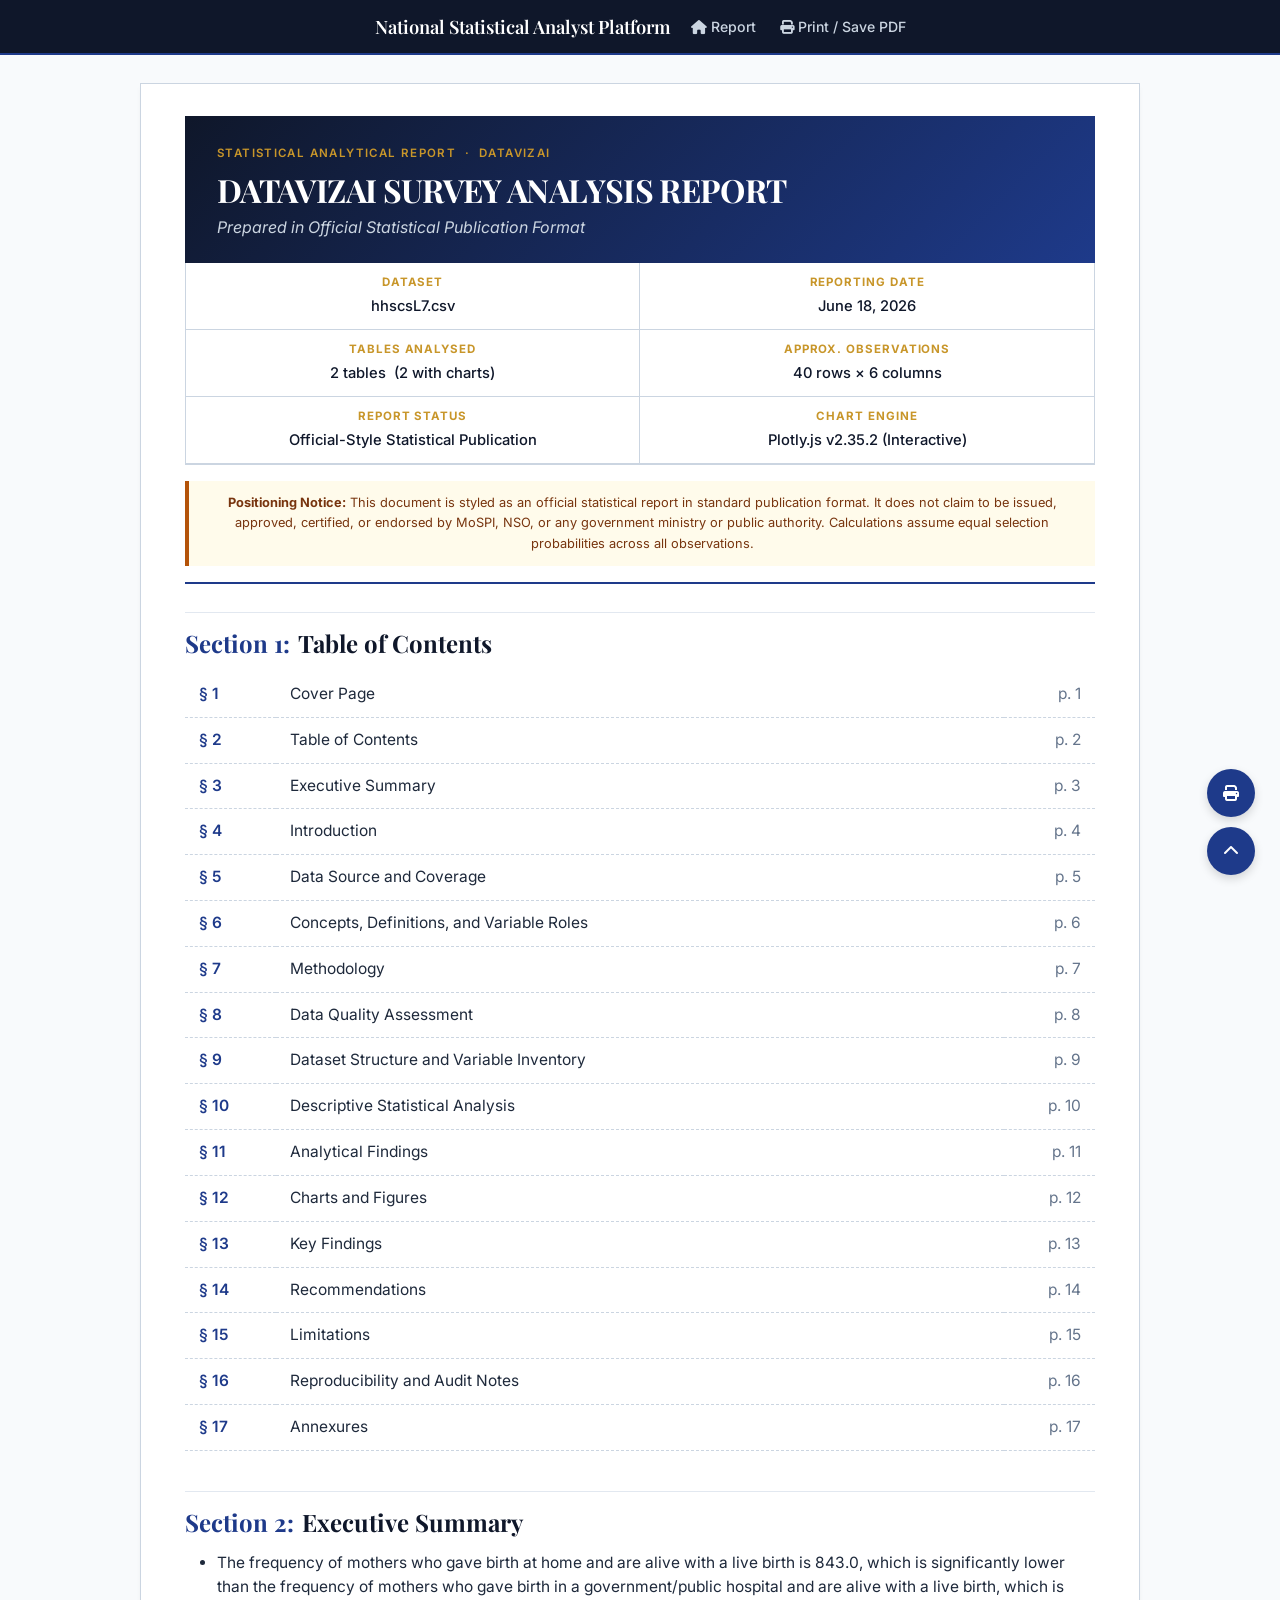
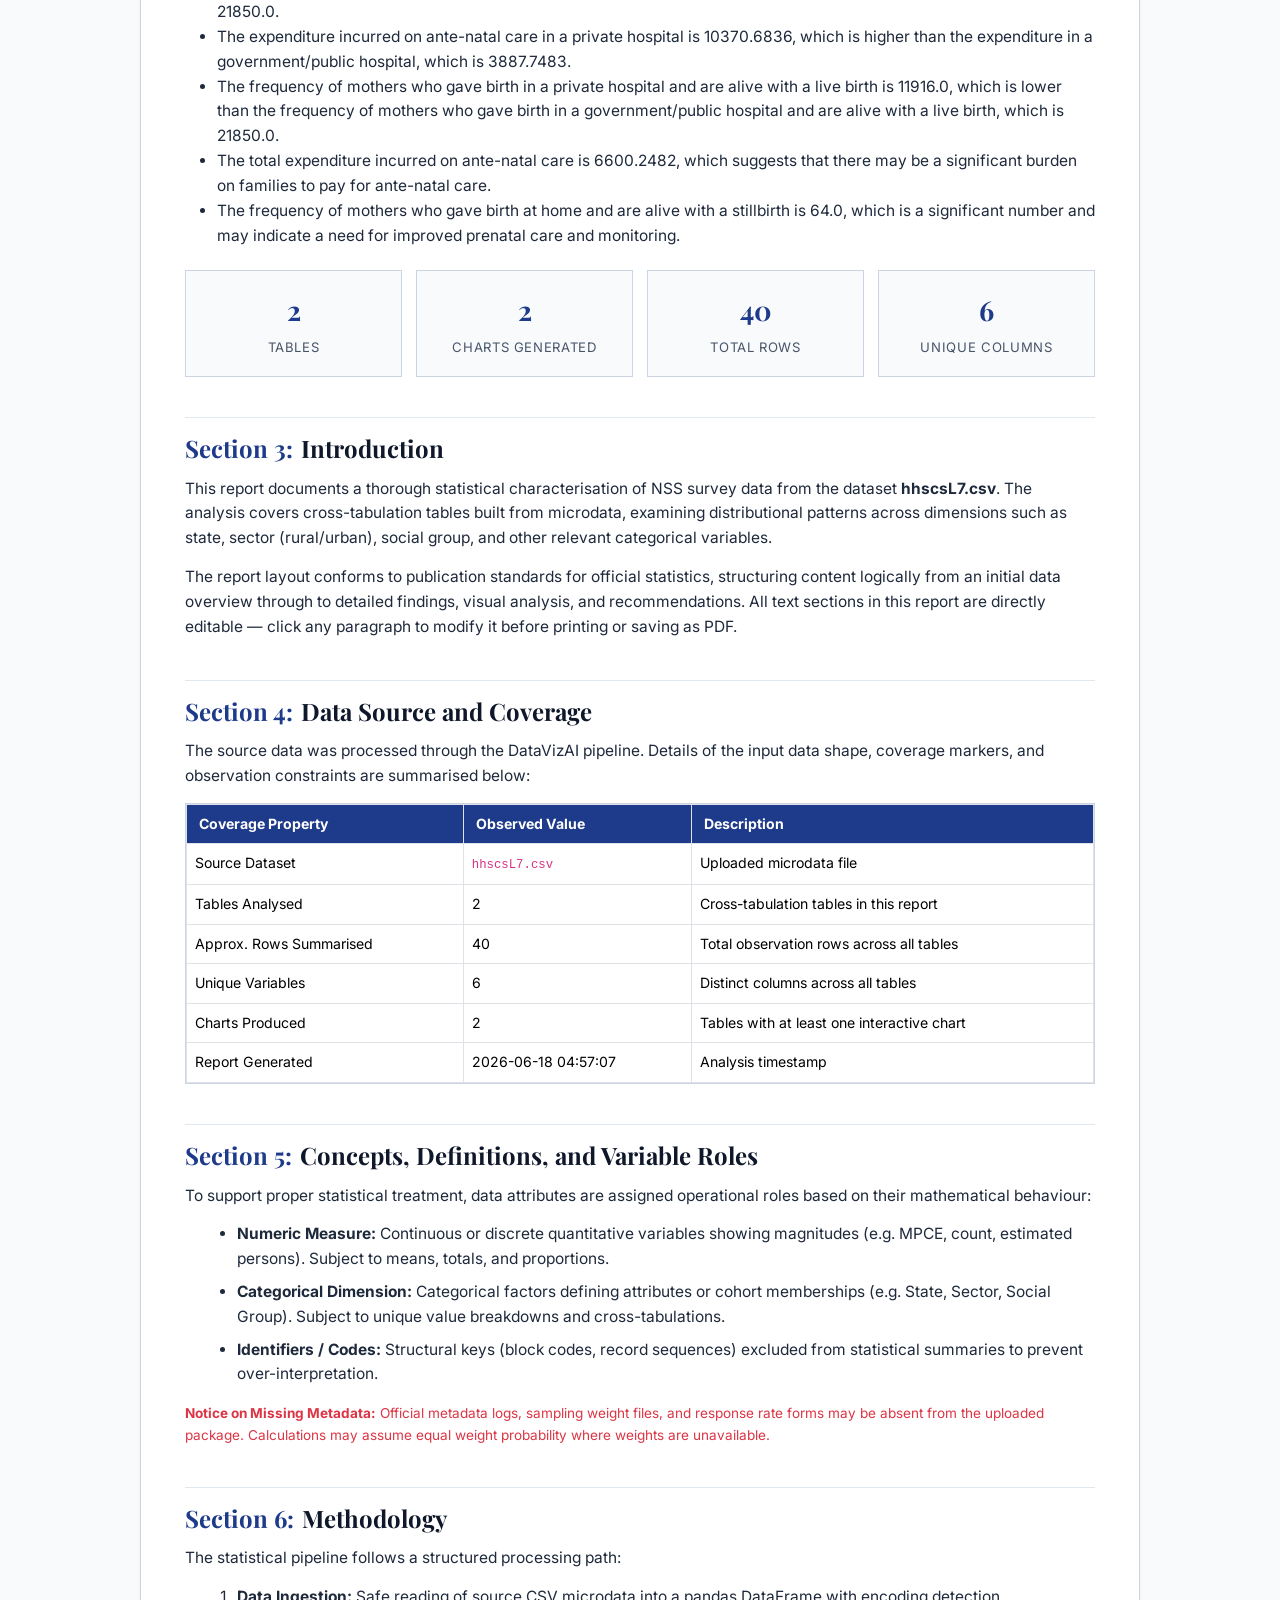
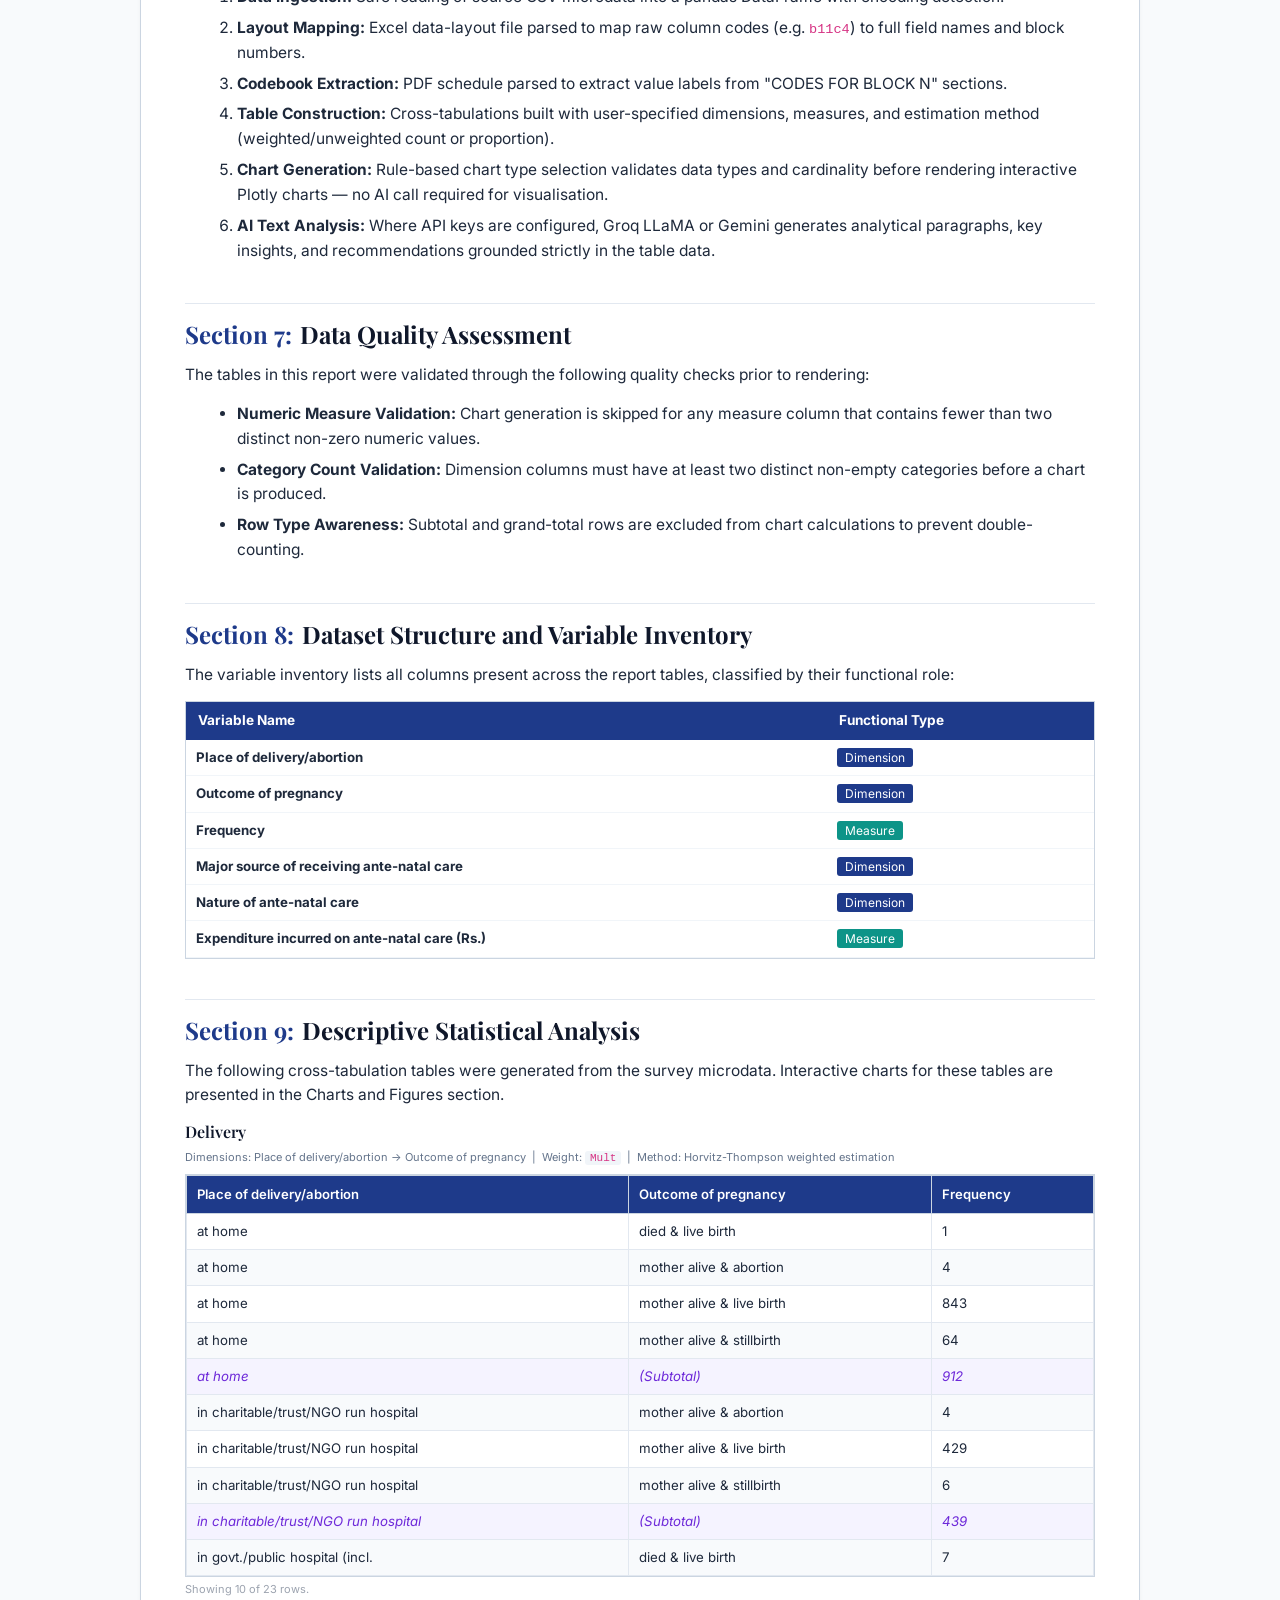
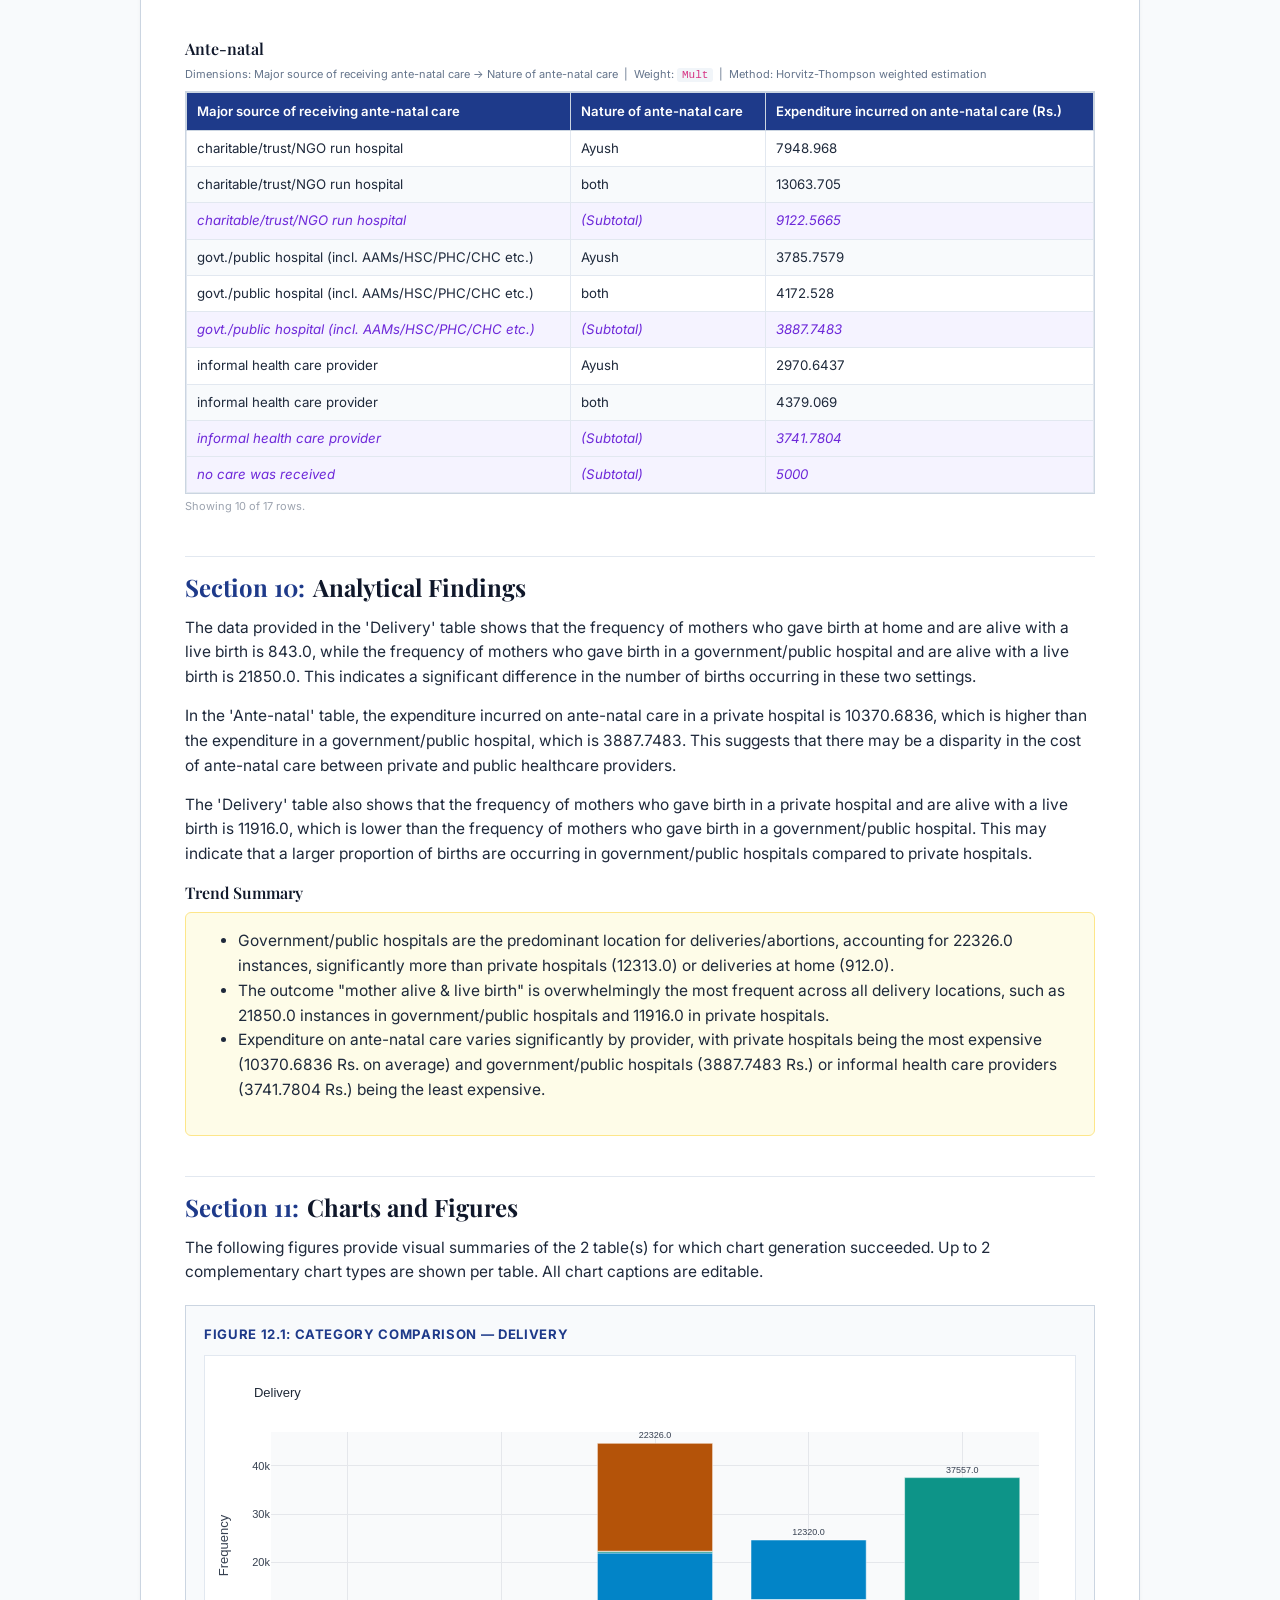
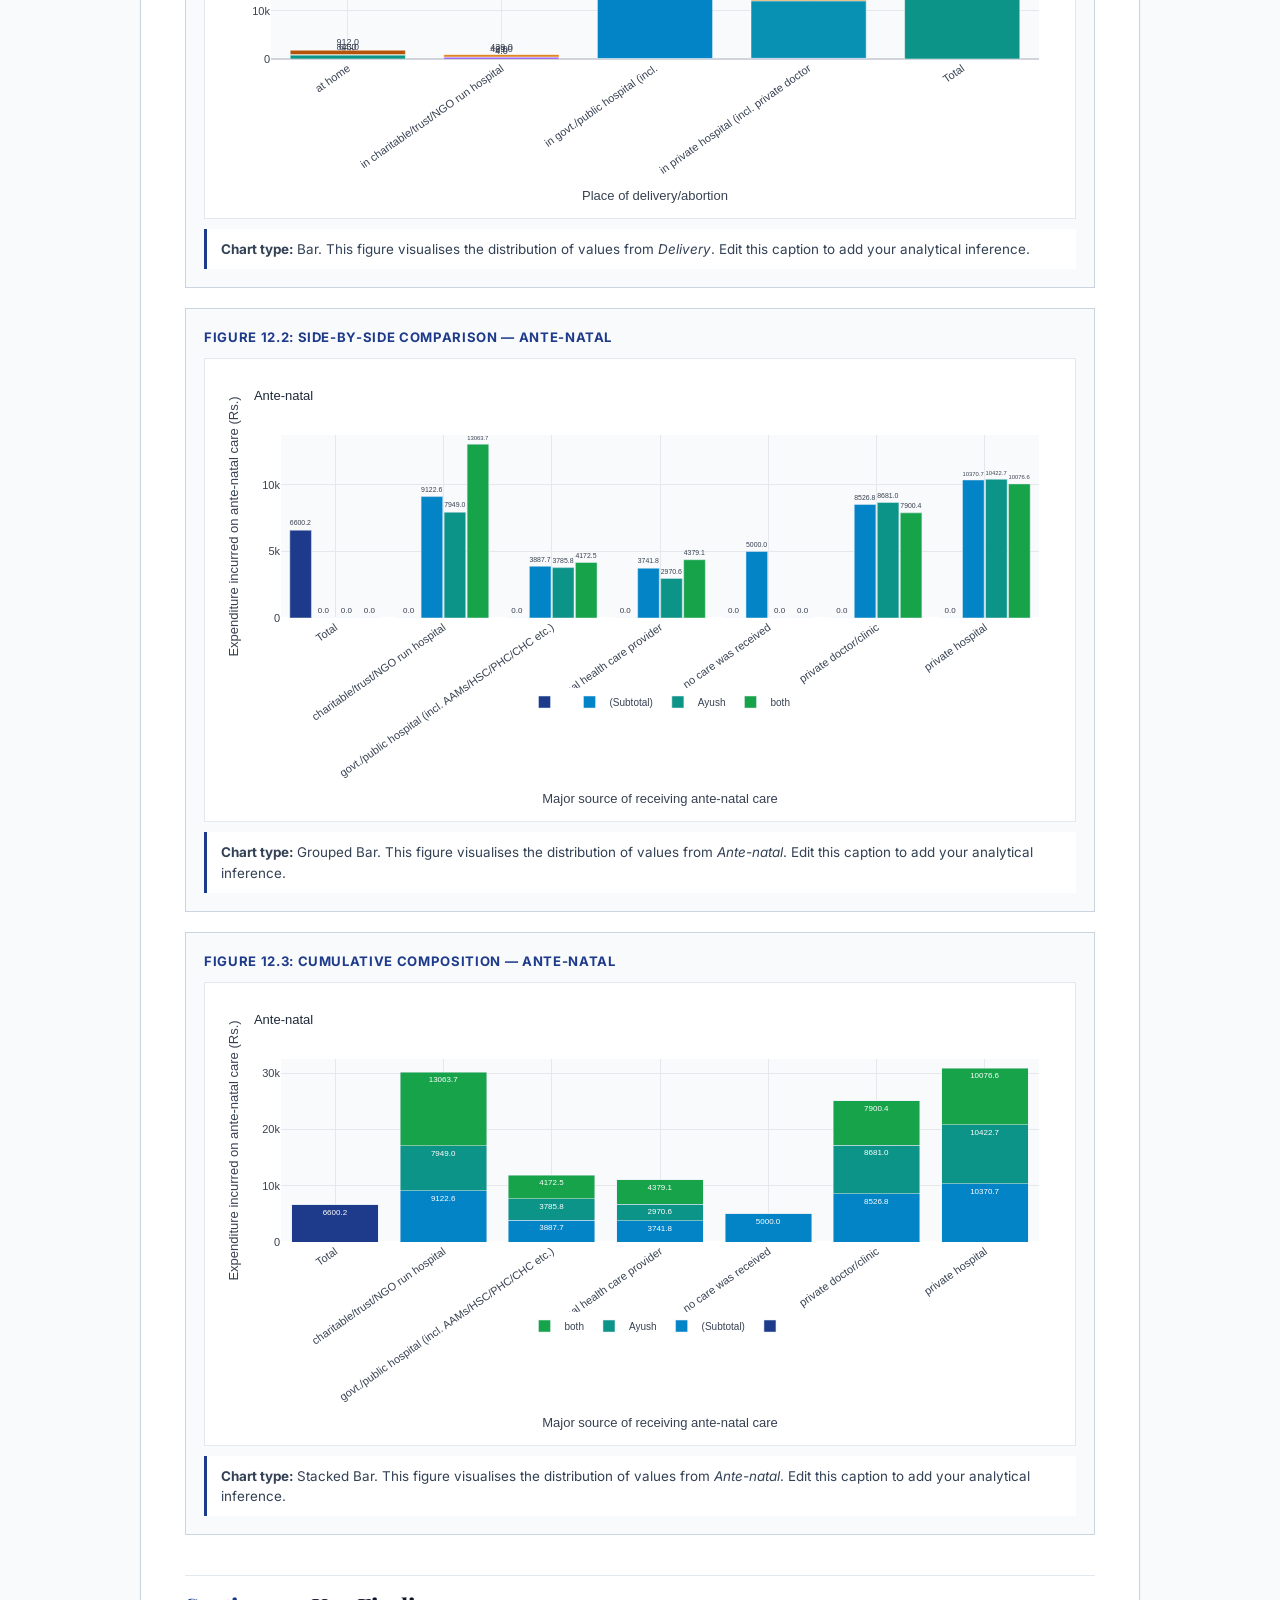
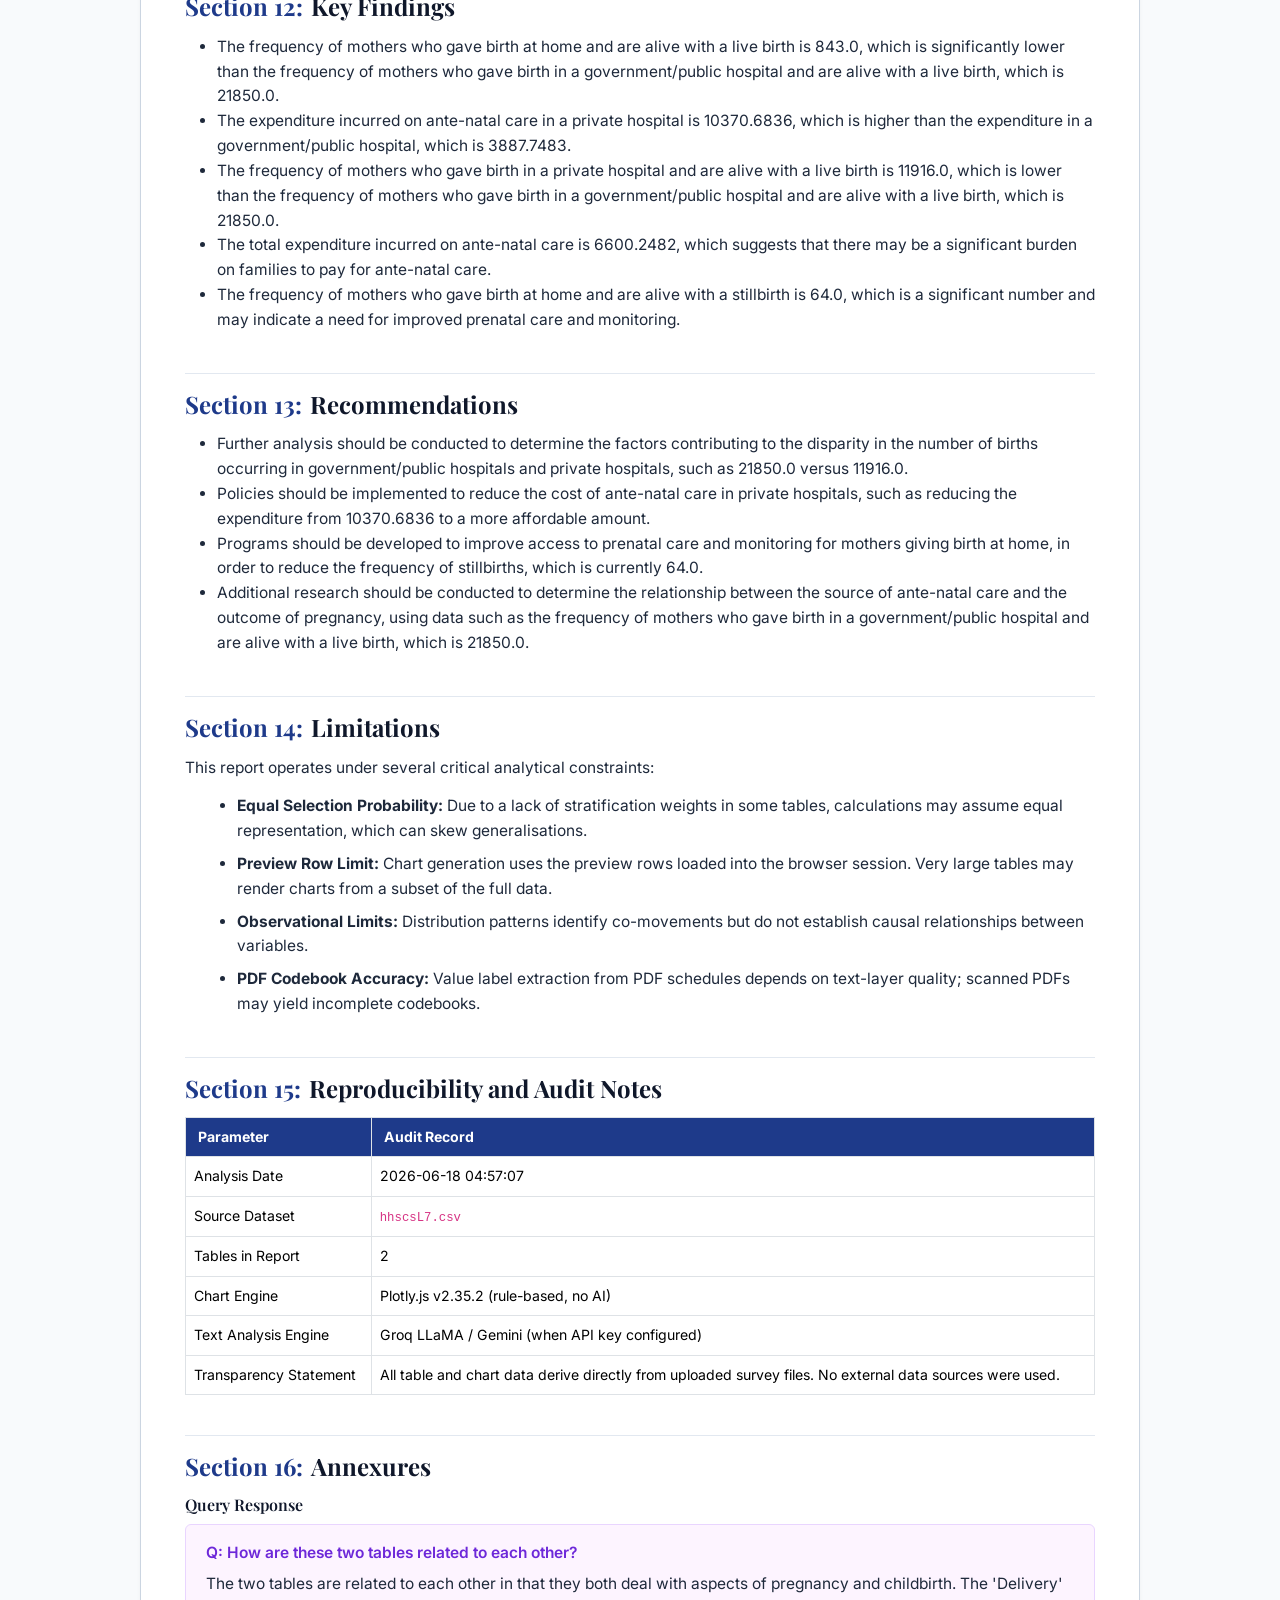
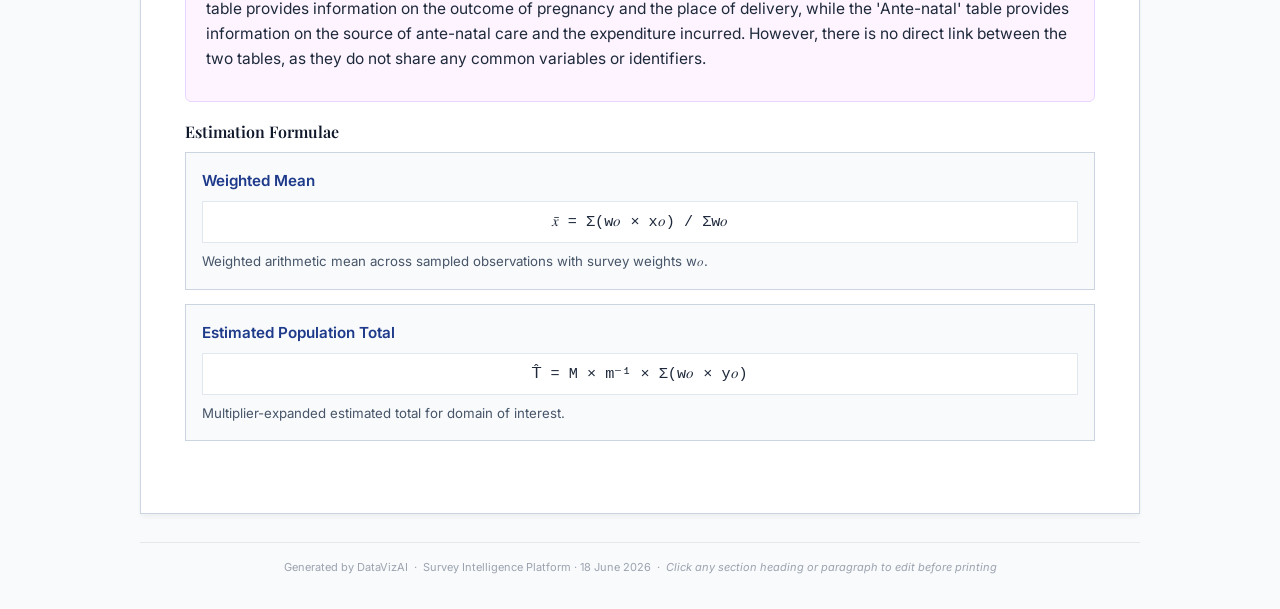
<file: outputs/reports/report_20260618_045707.html>
<!DOCTYPE html>
<html lang="en">
<head>
<meta charset="UTF-8"/>
<meta name="viewport" content="width=device-width,initial-scale=1"/>
<title>DataVizAI Statistical Analytical Report — 18 June 2026</title>
<link rel="preconnect" href="https://fonts.googleapis.com"/>
<link rel="preconnect" href="https://fonts.gstatic.com" crossorigin/>
<link href="https://fonts.googleapis.com/css2?family=Inter:wght@300;400;500;600;700&family=Playfair+Display:ital,wght@0,600;0,700;1,400&display=swap" rel="stylesheet"/>
<link href="https://cdn.jsdelivr.net/npm/bootstrap@5.3.0/dist/css/bootstrap.min.css" rel="stylesheet"/>
<link href="https://cdnjs.cloudflare.com/ajax/libs/font-awesome/6.4.0/css/all.min.css" rel="stylesheet"/>
<script src="https://cdn.plot.ly/plotly-2.35.2.min.js" charset="utf-8"></script>
<style>
:root{--primary:#0f172a;--primary-accent:#1e3a8a;--secondary:#475569;--accent:#b45309;--bg-light:#f8fafc;--bg-white:#ffffff;--border:#cbd5e1;--text-dark:#0f172a;--text-muted:#64748b}
body{font-family:'Inter',system-ui,-apple-system,sans-serif;background:#f8fafc;color:#0f172a;line-height:1.6}
h1,h2,h3,h4,h5,h6{font-family:'Playfair Display',Georgia,serif;color:#0f172a;font-weight:700}
.navbar{background:#0f172a;border-bottom:2px solid #1e3a8a;padding:12px 0;position:sticky;top:0;z-index:1000}
.navbar-content{max-width:1200px;margin:0 auto;padding:0 20px;display:flex;justify-content:space-between;align-items:center}
.logo-text{color:#fff;font-size:1.15rem;font-weight:600;font-family:'Playfair Display',serif}
.nav-links a{color:#cbd5e1;text-decoration:none;font-weight:500;font-size:0.88rem;margin-left:20px;transition:color 0.2s}
.nav-links a:hover{color:#fff}
.report-container{max-width:1000px;margin:28px auto;background:#fff;border:1px solid #cbd5e1;padding:32px 44px;box-shadow:0 4px 6px -1px rgba(0,0,0,.05)}
.cover-banner{background:linear-gradient(135deg,#0f172a 0%,#1e3a8a 100%);color:#fff;padding:28px 32px 22px;margin-bottom:0;text-align:left}
.cover-banner-label{font-size:0.72rem;font-weight:600;text-transform:uppercase;letter-spacing:.12em;color:#C8962A;margin-bottom:8px}
.cover-title{font-size:2rem;margin-bottom:6px;color:#fff;letter-spacing:-.02em;font-family:'Playfair Display',serif}
.cover-subtitle{font-size:1rem;color:#cbd5e1;font-style:italic;margin-bottom:0}
.cover-meta-grid{display:grid;grid-template-columns:1fr 1fr;gap:0;margin:0;border:1px solid #cbd5e1;border-top:none}
.cover-meta-cell{padding:10px 16px;border-bottom:1px solid #cbd5e1;border-right:1px solid #cbd5e1;font-size:0.9rem}
.cover-meta-cell:nth-child(even){border-right:none}
.cover-meta-cell-label{font-size:0.72rem;font-weight:700;text-transform:uppercase;letter-spacing:.08em;color:#C8962A;display:block;margin-bottom:3px}
.cover-meta-cell-value{font-size:0.92rem;color:#0f172a;font-weight:500}
.section-card{margin-bottom:40px;padding-top:16px;border-top:1px solid #e2e8f0}
.section-card:first-of-type{border-top:none}
.report-body{counter-reset:section}
.section-title{font-size:1.5rem;margin-bottom:14px;counter-increment:section;display:flex;align-items:center}
.section-title::before{content:'Section 'counter(section)': ';color:#1e3a8a;margin-right:8px;font-family:'Playfair Display',serif}
.section-content{font-size:0.97rem;color:#1e293b}
.section-content p{margin-bottom:14px}
.indicator-grid{display:grid;grid-template-columns:repeat(auto-fit,minmax(160px,1fr));gap:14px;margin:22px 0}
.indicator-box{border:1px solid #cbd5e1;background:#f8fafc;padding:18px;text-align:center}
.indicator-val{font-size:1.7rem;font-weight:700;color:#1e3a8a;font-family:'Playfair Display',serif}
.indicator-lbl{font-size:0.82rem;color:#475569;margin-top:4px;text-transform:uppercase;letter-spacing:.05em}
.positioning-notice{background:#fffbeb;border-left:4px solid #b45309;padding:12px 16px;font-size:0.8rem;color:#78350f;margin:16px 0 0}
.floating-actions{position:fixed;bottom:25px;right:25px;z-index:1000;display:flex;flex-direction:column;gap:10px}
.btn-action{width:48px;height:48px;border-radius:50%;background:#1e3a8a;color:#fff;display:flex;align-items:center;justify-content:center;border:none;box-shadow:0 4px 10px rgba(0,0,0,.15);transition:transform .2s,background-color .2s;cursor:pointer}
.btn-action:hover{transform:scale(1.06);background:#0f172a}
[contenteditable='true']:focus{outline:2px dashed #2563eb;outline-offset:2px;border-radius:2px}
@media print{.navbar,.floating-actions{display:none!important}body{background:#fff!important}.report-container{border:none!important;box-shadow:none!important;padding:0!important;margin:0!important;max-width:100%!important}.section-card{page-break-before:always;break-before:page}.section-card:first-of-type{page-break-before:avoid;break-before:avoid}.figure-card{page-break-inside:avoid;break-inside:avoid}[contenteditable]{outline:none}}
</style>
</head>
<body>
<nav class="navbar">
  <div class="navbar-content">
    <div class="logo-text">National Statistical Analyst Platform</div>
    <div class="nav-links">
      <a href="#cover"><i class="fas fa-home me-1"></i>Report</a>
      <a href="javascript:window.print()"><i class="fas fa-print me-1"></i>Print / Save PDF</a>
    </div>
  </div>
</nav>
<div class="floating-actions">
  <button class="btn-action" onclick="window.print()" title="Print or Save PDF"><i class="fas fa-print"></i></button>
  <button class="btn-action" onclick="window.scrollTo({top:0,behavior:'smooth'})" title="Back to top"><i class="fas fa-chevron-up"></i></button>
</div>
<div class="report-container" id="cover">
<div class="report-body">
<div class="cover-page" style="text-align:center;padding-bottom:16px;margin-bottom:28px;border-bottom:2px solid #1e3a8a">
<div class="cover-banner">
<div class="cover-banner-label">Statistical Analytical Report &nbsp;·&nbsp; DataVizAI</div>
<h1 class="cover-title">DATAVIZAI SURVEY ANALYSIS REPORT</h1>
<p class="cover-subtitle">Prepared in Official Statistical Publication Format</p>
</div>
<div class="cover-meta-grid">
<div class="cover-meta-cell"><span class="cover-meta-cell-label">Dataset</span><span class="cover-meta-cell-value">hhscsL7.csv</span></div>
<div class="cover-meta-cell"><span class="cover-meta-cell-label">Reporting Date</span><span class="cover-meta-cell-value">June 18, 2026</span></div>
<div class="cover-meta-cell"><span class="cover-meta-cell-label">Tables Analysed</span><span class="cover-meta-cell-value">2 tables &nbsp;(2 with charts)</span></div>
<div class="cover-meta-cell"><span class="cover-meta-cell-label">Approx. Observations</span><span class="cover-meta-cell-value">40 rows &times; 6 columns</span></div>
<div class="cover-meta-cell"><span class="cover-meta-cell-label">Report Status</span><span class="cover-meta-cell-value">Official-Style Statistical Publication</span></div>
<div class="cover-meta-cell"><span class="cover-meta-cell-label">Chart Engine</span><span class="cover-meta-cell-value">Plotly.js v2.35.2 (Interactive)</span></div>
</div>
<div class="positioning-notice">
<strong>Positioning Notice:</strong> This document is styled as an official statistical report in standard publication format. It does not claim to be issued, approved, certified, or endorsed by MoSPI, NSO, or any government ministry or public authority. Calculations assume equal selection probabilities across all observations.
</div>
</div>
<div class="section-card">
<h2 class="section-title">Table of Contents</h2>
<div class="section-content">
<table style="width:100%;border-collapse:collapse"><tr><td style="width:10%;font-weight:600;color:#1e3a8a;padding:10px 14px;border-bottom:1px dashed #cbd5e1">&sect;&nbsp;1</td><td style="width:80%;padding:10px 14px;border-bottom:1px dashed #cbd5e1">Cover Page</td><td style="width:10%;text-align:right;color:#64748b;padding:10px 14px;border-bottom:1px dashed #cbd5e1">p.&nbsp;1</td></tr><tr><td style="width:10%;font-weight:600;color:#1e3a8a;padding:10px 14px;border-bottom:1px dashed #cbd5e1">&sect;&nbsp;2</td><td style="width:80%;padding:10px 14px;border-bottom:1px dashed #cbd5e1">Table of Contents</td><td style="width:10%;text-align:right;color:#64748b;padding:10px 14px;border-bottom:1px dashed #cbd5e1">p.&nbsp;2</td></tr><tr><td style="width:10%;font-weight:600;color:#1e3a8a;padding:10px 14px;border-bottom:1px dashed #cbd5e1">&sect;&nbsp;3</td><td style="width:80%;padding:10px 14px;border-bottom:1px dashed #cbd5e1">Executive Summary</td><td style="width:10%;text-align:right;color:#64748b;padding:10px 14px;border-bottom:1px dashed #cbd5e1">p.&nbsp;3</td></tr><tr><td style="width:10%;font-weight:600;color:#1e3a8a;padding:10px 14px;border-bottom:1px dashed #cbd5e1">&sect;&nbsp;4</td><td style="width:80%;padding:10px 14px;border-bottom:1px dashed #cbd5e1">Introduction</td><td style="width:10%;text-align:right;color:#64748b;padding:10px 14px;border-bottom:1px dashed #cbd5e1">p.&nbsp;4</td></tr><tr><td style="width:10%;font-weight:600;color:#1e3a8a;padding:10px 14px;border-bottom:1px dashed #cbd5e1">&sect;&nbsp;5</td><td style="width:80%;padding:10px 14px;border-bottom:1px dashed #cbd5e1">Data Source and Coverage</td><td style="width:10%;text-align:right;color:#64748b;padding:10px 14px;border-bottom:1px dashed #cbd5e1">p.&nbsp;5</td></tr><tr><td style="width:10%;font-weight:600;color:#1e3a8a;padding:10px 14px;border-bottom:1px dashed #cbd5e1">&sect;&nbsp;6</td><td style="width:80%;padding:10px 14px;border-bottom:1px dashed #cbd5e1">Concepts, Definitions, and Variable Roles</td><td style="width:10%;text-align:right;color:#64748b;padding:10px 14px;border-bottom:1px dashed #cbd5e1">p.&nbsp;6</td></tr><tr><td style="width:10%;font-weight:600;color:#1e3a8a;padding:10px 14px;border-bottom:1px dashed #cbd5e1">&sect;&nbsp;7</td><td style="width:80%;padding:10px 14px;border-bottom:1px dashed #cbd5e1">Methodology</td><td style="width:10%;text-align:right;color:#64748b;padding:10px 14px;border-bottom:1px dashed #cbd5e1">p.&nbsp;7</td></tr><tr><td style="width:10%;font-weight:600;color:#1e3a8a;padding:10px 14px;border-bottom:1px dashed #cbd5e1">&sect;&nbsp;8</td><td style="width:80%;padding:10px 14px;border-bottom:1px dashed #cbd5e1">Data Quality Assessment</td><td style="width:10%;text-align:right;color:#64748b;padding:10px 14px;border-bottom:1px dashed #cbd5e1">p.&nbsp;8</td></tr><tr><td style="width:10%;font-weight:600;color:#1e3a8a;padding:10px 14px;border-bottom:1px dashed #cbd5e1">&sect;&nbsp;9</td><td style="width:80%;padding:10px 14px;border-bottom:1px dashed #cbd5e1">Dataset Structure and Variable Inventory</td><td style="width:10%;text-align:right;color:#64748b;padding:10px 14px;border-bottom:1px dashed #cbd5e1">p.&nbsp;9</td></tr><tr><td style="width:10%;font-weight:600;color:#1e3a8a;padding:10px 14px;border-bottom:1px dashed #cbd5e1">&sect;&nbsp;10</td><td style="width:80%;padding:10px 14px;border-bottom:1px dashed #cbd5e1">Descriptive Statistical Analysis</td><td style="width:10%;text-align:right;color:#64748b;padding:10px 14px;border-bottom:1px dashed #cbd5e1">p.&nbsp;10</td></tr><tr><td style="width:10%;font-weight:600;color:#1e3a8a;padding:10px 14px;border-bottom:1px dashed #cbd5e1">&sect;&nbsp;11</td><td style="width:80%;padding:10px 14px;border-bottom:1px dashed #cbd5e1">Analytical Findings</td><td style="width:10%;text-align:right;color:#64748b;padding:10px 14px;border-bottom:1px dashed #cbd5e1">p.&nbsp;11</td></tr><tr><td style="width:10%;font-weight:600;color:#1e3a8a;padding:10px 14px;border-bottom:1px dashed #cbd5e1">&sect;&nbsp;12</td><td style="width:80%;padding:10px 14px;border-bottom:1px dashed #cbd5e1">Charts and Figures</td><td style="width:10%;text-align:right;color:#64748b;padding:10px 14px;border-bottom:1px dashed #cbd5e1">p.&nbsp;12</td></tr><tr><td style="width:10%;font-weight:600;color:#1e3a8a;padding:10px 14px;border-bottom:1px dashed #cbd5e1">&sect;&nbsp;13</td><td style="width:80%;padding:10px 14px;border-bottom:1px dashed #cbd5e1">Key Findings</td><td style="width:10%;text-align:right;color:#64748b;padding:10px 14px;border-bottom:1px dashed #cbd5e1">p.&nbsp;13</td></tr><tr><td style="width:10%;font-weight:600;color:#1e3a8a;padding:10px 14px;border-bottom:1px dashed #cbd5e1">&sect;&nbsp;14</td><td style="width:80%;padding:10px 14px;border-bottom:1px dashed #cbd5e1">Recommendations</td><td style="width:10%;text-align:right;color:#64748b;padding:10px 14px;border-bottom:1px dashed #cbd5e1">p.&nbsp;14</td></tr><tr><td style="width:10%;font-weight:600;color:#1e3a8a;padding:10px 14px;border-bottom:1px dashed #cbd5e1">&sect;&nbsp;15</td><td style="width:80%;padding:10px 14px;border-bottom:1px dashed #cbd5e1">Limitations</td><td style="width:10%;text-align:right;color:#64748b;padding:10px 14px;border-bottom:1px dashed #cbd5e1">p.&nbsp;15</td></tr><tr><td style="width:10%;font-weight:600;color:#1e3a8a;padding:10px 14px;border-bottom:1px dashed #cbd5e1">&sect;&nbsp;16</td><td style="width:80%;padding:10px 14px;border-bottom:1px dashed #cbd5e1">Reproducibility and Audit Notes</td><td style="width:10%;text-align:right;color:#64748b;padding:10px 14px;border-bottom:1px dashed #cbd5e1">p.&nbsp;16</td></tr><tr><td style="width:10%;font-weight:600;color:#1e3a8a;padding:10px 14px;border-bottom:1px dashed #cbd5e1">&sect;&nbsp;17</td><td style="width:80%;padding:10px 14px;border-bottom:1px dashed #cbd5e1">Annexures</td><td style="width:10%;text-align:right;color:#64748b;padding:10px 14px;border-bottom:1px dashed #cbd5e1">p.&nbsp;17</td></tr></table>
</div></div>
<div class="section-card">
<h2 class="section-title">Executive Summary</h2>
<div class="section-content">
<div contenteditable="true"><ul>
<li>The frequency of mothers who gave birth at home and are alive with a live birth is 843.0, which is significantly lower than the frequency of mothers who gave birth in a government/public hospital and are alive with a live birth, which is 21850.0.</li>
<li>The expenditure incurred on ante-natal care in a private hospital is 10370.6836, which is higher than the expenditure in a government/public hospital, which is 3887.7483.</li>
<li>The frequency of mothers who gave birth in a private hospital and are alive with a live birth is 11916.0, which is lower than the frequency of mothers who gave birth in a government/public hospital and are alive with a live birth, which is 21850.0.</li>
<li>The total expenditure incurred on ante-natal care is 6600.2482, which suggests that there may be a significant burden on families to pay for ante-natal care.</li>
<li>The frequency of mothers who gave birth at home and are alive with a stillbirth is 64.0, which is a significant number and may indicate a need for improved prenatal care and monitoring.</li>
</ul></div><div class="indicator-grid">
<div class="indicator-box"><div class="indicator-val">2</div><div class="indicator-lbl">Tables</div></div>
<div class="indicator-box"><div class="indicator-val">2</div><div class="indicator-lbl">Charts Generated</div></div>
<div class="indicator-box"><div class="indicator-val">40</div><div class="indicator-lbl">Total Rows</div></div>
<div class="indicator-box"><div class="indicator-val">6</div><div class="indicator-lbl">Unique Columns</div></div>
</div>
</div></div>
<div class="section-card">
<h2 class="section-title">Introduction</h2>
<div class="section-content" contenteditable="true">
<p>This report documents a thorough statistical characterisation of NSS survey data from the dataset <strong>hhscsL7.csv</strong>. The analysis covers cross-tabulation tables built from microdata, examining distributional patterns across dimensions such as state, sector (rural/urban), social group, and other relevant categorical variables.</p>
<p>The report layout conforms to publication standards for official statistics, structuring content logically from an initial data overview through to detailed findings, visual analysis, and recommendations. All text sections in this report are directly editable — click any paragraph to modify it before printing or saving as PDF.</p>
</div></div>
<div class="section-card">
<h2 class="section-title">Data Source and Coverage</h2>
<div class="section-content">
<p>The source data was processed through the DataVizAI pipeline. Details of the input data shape, coverage markers, and observation constraints are summarised below:</p>
<div style="overflow-x:auto;border:1px solid #cbd5e1"><table class="table table-bordered" style="margin-bottom:0;font-size:0.88rem"><thead><tr><th style="background:#1e3a8a;color:#fff;padding:8px 12px">Coverage Property</th><th style="background:#1e3a8a;color:#fff;padding:8px 12px">Observed Value</th><th style="background:#1e3a8a;color:#fff;padding:8px 12px">Description</th></tr></thead><tbody><tr><td>Source Dataset</td><td><code>hhscsL7.csv</code></td><td>Uploaded microdata file</td></tr><tr><td>Tables Analysed</td><td>2</td><td>Cross-tabulation tables in this report</td></tr><tr><td>Approx. Rows Summarised</td><td>40</td><td>Total observation rows across all tables</td></tr><tr><td>Unique Variables</td><td>6</td><td>Distinct columns across all tables</td></tr><tr><td>Charts Produced</td><td>2</td><td>Tables with at least one interactive chart</td></tr><tr><td>Report Generated</td><td>2026-06-18 04:57:07</td><td>Analysis timestamp</td></tr></tbody></table></div>
</div></div>
<div class="section-card">
<h2 class="section-title">Concepts, Definitions, and Variable Roles</h2>
<div class="section-content" contenteditable="true">
<p>To support proper statistical treatment, data attributes are assigned operational roles based on their mathematical behaviour:</p>
<ul style="margin:12px 0 16px 20px">
<li style="margin-bottom:8px"><strong>Numeric Measure:</strong> Continuous or discrete quantitative variables showing magnitudes (e.g. MPCE, count, estimated persons). Subject to means, totals, and proportions.</li>
<li style="margin-bottom:8px"><strong>Categorical Dimension:</strong> Categorical factors defining attributes or cohort memberships (e.g. State, Sector, Social Group). Subject to unique value breakdowns and cross-tabulations.</li>
<li style="margin-bottom:8px"><strong>Identifiers / Codes:</strong> Structural keys (block codes, record sequences) excluded from statistical summaries to prevent over-interpretation.</li>
</ul>
<p class="text-danger small"><strong>Notice on Missing Metadata:</strong> Official metadata logs, sampling weight files, and response rate forms may be absent from the uploaded package. Calculations may assume equal weight probability where weights are unavailable.</p>
</div></div>
<div class="section-card">
<h2 class="section-title">Methodology</h2>
<div class="section-content" contenteditable="true">
<p>The statistical pipeline follows a structured processing path:</p>
<ol style="margin:10px 0 16px 20px">
<li style="margin-bottom:6px"><strong>Data Ingestion:</strong> Safe reading of source CSV microdata into a pandas DataFrame with encoding detection.</li>
<li style="margin-bottom:6px"><strong>Layout Mapping:</strong> Excel data-layout file parsed to map raw column codes (e.g. <code>b11c4</code>) to full field names and block numbers.</li>
<li style="margin-bottom:6px"><strong>Codebook Extraction:</strong> PDF schedule parsed to extract value labels from "CODES FOR BLOCK N" sections.</li>
<li style="margin-bottom:6px"><strong>Table Construction:</strong> Cross-tabulations built with user-specified dimensions, measures, and estimation method (weighted/unweighted count or proportion).</li>
<li style="margin-bottom:6px"><strong>Chart Generation:</strong> Rule-based chart type selection validates data types and cardinality before rendering interactive Plotly charts — no AI call required for visualisation.</li>
<li style="margin-bottom:6px"><strong>AI Text Analysis:</strong> Where API keys are configured, Groq LLaMA or Gemini generates analytical paragraphs, key insights, and recommendations grounded strictly in the table data.</li>
</ol>
</div></div>
<div class="section-card">
<h2 class="section-title">Data Quality Assessment</h2>
<div class="section-content" contenteditable="true">
<p>The tables in this report were validated through the following quality checks prior to rendering:</p>
<ul style="margin:10px 0 16px 20px">
<li style="margin-bottom:6px"><strong>Numeric Measure Validation:</strong> Chart generation is skipped for any measure column that contains fewer than two distinct non-zero numeric values.</li>
<li style="margin-bottom:6px"><strong>Category Count Validation:</strong> Dimension columns must have at least two distinct non-empty categories before a chart is produced.</li>
<li style="margin-bottom:6px"><strong>Row Type Awareness:</strong> Subtotal and grand-total rows are excluded from chart calculations to prevent double-counting.</li>
</ul>
</div></div>
<div class="section-card">
<h2 class="section-title">Dataset Structure and Variable Inventory</h2>
<div class="section-content">
<p>The variable inventory lists all columns present across the report tables, classified by their functional role:</p>
<div style="overflow-x:auto;border:1px solid #cbd5e1"><table style="width:100%;border-collapse:collapse;font-size:0.85rem"><thead><tr><th style="background:#1e3a8a;color:#fff;padding:8px 12px">Variable Name</th><th style="background:#1e3a8a;color:#fff;padding:8px 12px">Functional Type</th></tr></thead><tbody><tr><td style="padding:7px 10px;border-bottom:1px solid #f1f5f9;font-size:0.83rem"><strong>Place of delivery/abortion</strong></td><td style="padding:7px 10px;border-bottom:1px solid #f1f5f9;font-size:0.83rem"><span style="background:#1e3a8a;color:#fff;padding:2px 8px;border-radius:3px;font-size:0.75rem">Dimension</span></td></tr><tr><td style="padding:7px 10px;border-bottom:1px solid #f1f5f9;font-size:0.83rem"><strong>Outcome of pregnancy</strong></td><td style="padding:7px 10px;border-bottom:1px solid #f1f5f9;font-size:0.83rem"><span style="background:#1e3a8a;color:#fff;padding:2px 8px;border-radius:3px;font-size:0.75rem">Dimension</span></td></tr><tr><td style="padding:7px 10px;border-bottom:1px solid #f1f5f9;font-size:0.83rem"><strong>Frequency</strong></td><td style="padding:7px 10px;border-bottom:1px solid #f1f5f9;font-size:0.83rem"><span style="background:#0d9488;color:#fff;padding:2px 8px;border-radius:3px;font-size:0.75rem">Measure</span></td></tr><tr><td style="padding:7px 10px;border-bottom:1px solid #f1f5f9;font-size:0.83rem"><strong>Major source of receiving ante-natal care</strong></td><td style="padding:7px 10px;border-bottom:1px solid #f1f5f9;font-size:0.83rem"><span style="background:#1e3a8a;color:#fff;padding:2px 8px;border-radius:3px;font-size:0.75rem">Dimension</span></td></tr><tr><td style="padding:7px 10px;border-bottom:1px solid #f1f5f9;font-size:0.83rem"><strong>Nature of ante-natal care</strong></td><td style="padding:7px 10px;border-bottom:1px solid #f1f5f9;font-size:0.83rem"><span style="background:#1e3a8a;color:#fff;padding:2px 8px;border-radius:3px;font-size:0.75rem">Dimension</span></td></tr><tr><td style="padding:7px 10px;border-bottom:1px solid #f1f5f9;font-size:0.83rem"><strong>Expenditure incurred on ante-natal care (Rs.)</strong></td><td style="padding:7px 10px;border-bottom:1px solid #f1f5f9;font-size:0.83rem"><span style="background:#0d9488;color:#fff;padding:2px 8px;border-radius:3px;font-size:0.75rem">Measure</span></td></tr></tbody></table></div>
</div></div>
<div class="section-card">
<h2 class="section-title">Descriptive Statistical Analysis</h2>
<div class="section-content">
<p>The following cross-tabulation tables were generated from the survey microdata. Interactive charts for these tables are presented in the Charts and Figures section.</p>
<div style="margin-bottom:40px"><h4 contenteditable="true" style="font-size:1rem;font-weight:600;color:#0f172a;margin-bottom:8px">Delivery</h4><p style="font-size:11px;color:#64748b;margin-bottom:6px">Dimensions: Place of delivery/abortion → Outcome of pregnancy &nbsp;|&nbsp; Weight: <code style="background:#f1f5f9;padding:1px 5px;border-radius:3px;font-size:11px">Mult</code> &nbsp;|&nbsp; Method: Horvitz-Thompson weighted estimation</p><div style="overflow-x:auto;border:1px solid #cbd5e1"><table style="width:100%;border-collapse:collapse;table-layout:auto"><thead><tr><th style="background:#1e3a8a;color:#fff;padding:8px 10px;font-size:0.82rem;font-weight:600;border:1px solid #cbd5e1;white-space:nowrap">Place of delivery/abortion</th><th style="background:#1e3a8a;color:#fff;padding:8px 10px;font-size:0.82rem;font-weight:600;border:1px solid #cbd5e1;white-space:nowrap">Outcome of pregnancy</th><th style="background:#1e3a8a;color:#fff;padding:8px 10px;font-size:0.82rem;font-weight:600;border:1px solid #cbd5e1;white-space:nowrap">Frequency</th></tr></thead><tbody><tr><td style="padding:7px 10px;border:1px solid #e2e8f0;font-size:0.83rem;vertical-align:top">at home</td><td style="padding:7px 10px;border:1px solid #e2e8f0;font-size:0.83rem;vertical-align:top">died & live birth</td><td style="padding:7px 10px;border:1px solid #e2e8f0;font-size:0.83rem;vertical-align:top">1</td></tr><tr style="background:#f8fafc"><td style="padding:7px 10px;border:1px solid #e2e8f0;font-size:0.83rem;vertical-align:top">at home</td><td style="padding:7px 10px;border:1px solid #e2e8f0;font-size:0.83rem;vertical-align:top">mother alive & abortion</td><td style="padding:7px 10px;border:1px solid #e2e8f0;font-size:0.83rem;vertical-align:top">4</td></tr><tr><td style="padding:7px 10px;border:1px solid #e2e8f0;font-size:0.83rem;vertical-align:top">at home</td><td style="padding:7px 10px;border:1px solid #e2e8f0;font-size:0.83rem;vertical-align:top">mother alive & live birth</td><td style="padding:7px 10px;border:1px solid #e2e8f0;font-size:0.83rem;vertical-align:top">843</td></tr><tr style="background:#f8fafc"><td style="padding:7px 10px;border:1px solid #e2e8f0;font-size:0.83rem;vertical-align:top">at home</td><td style="padding:7px 10px;border:1px solid #e2e8f0;font-size:0.83rem;vertical-align:top">mother alive & stillbirth</td><td style="padding:7px 10px;border:1px solid #e2e8f0;font-size:0.83rem;vertical-align:top">64</td></tr><tr style="font-style:italic;background:#f5f3ff;color:#6d28d9"><td style="padding:7px 10px;border:1px solid #e2e8f0;font-size:0.83rem;vertical-align:top">at home</td><td style="padding:7px 10px;border:1px solid #e2e8f0;font-size:0.83rem;vertical-align:top">(Subtotal)</td><td style="padding:7px 10px;border:1px solid #e2e8f0;font-size:0.83rem;vertical-align:top">912</td></tr><tr style="background:#f8fafc"><td style="padding:7px 10px;border:1px solid #e2e8f0;font-size:0.83rem;vertical-align:top">in charitable/trust/NGO run hospital</td><td style="padding:7px 10px;border:1px solid #e2e8f0;font-size:0.83rem;vertical-align:top">mother alive & abortion</td><td style="padding:7px 10px;border:1px solid #e2e8f0;font-size:0.83rem;vertical-align:top">4</td></tr><tr><td style="padding:7px 10px;border:1px solid #e2e8f0;font-size:0.83rem;vertical-align:top">in charitable/trust/NGO run hospital</td><td style="padding:7px 10px;border:1px solid #e2e8f0;font-size:0.83rem;vertical-align:top">mother alive & live birth</td><td style="padding:7px 10px;border:1px solid #e2e8f0;font-size:0.83rem;vertical-align:top">429</td></tr><tr style="background:#f8fafc"><td style="padding:7px 10px;border:1px solid #e2e8f0;font-size:0.83rem;vertical-align:top">in charitable/trust/NGO run hospital</td><td style="padding:7px 10px;border:1px solid #e2e8f0;font-size:0.83rem;vertical-align:top">mother alive & stillbirth</td><td style="padding:7px 10px;border:1px solid #e2e8f0;font-size:0.83rem;vertical-align:top">6</td></tr><tr style="font-style:italic;background:#f5f3ff;color:#6d28d9"><td style="padding:7px 10px;border:1px solid #e2e8f0;font-size:0.83rem;vertical-align:top">in charitable/trust/NGO run hospital</td><td style="padding:7px 10px;border:1px solid #e2e8f0;font-size:0.83rem;vertical-align:top">(Subtotal)</td><td style="padding:7px 10px;border:1px solid #e2e8f0;font-size:0.83rem;vertical-align:top">439</td></tr><tr style="background:#f8fafc"><td style="padding:7px 10px;border:1px solid #e2e8f0;font-size:0.83rem;vertical-align:top">in govt./public hospital (incl.</td><td style="padding:7px 10px;border:1px solid #e2e8f0;font-size:0.83rem;vertical-align:top">died & live birth</td><td style="padding:7px 10px;border:1px solid #e2e8f0;font-size:0.83rem;vertical-align:top">7</td></tr></tbody></table></div><p style="font-size:11px;color:#9ca3af;margin-top:4px">Showing 10 of 23 rows.</p></div><div style="margin-bottom:40px"><h4 contenteditable="true" style="font-size:1rem;font-weight:600;color:#0f172a;margin-bottom:8px">Ante-natal</h4><p style="font-size:11px;color:#64748b;margin-bottom:6px">Dimensions: Major source of receiving ante-natal care → Nature of ante-natal care &nbsp;|&nbsp; Weight: <code style="background:#f1f5f9;padding:1px 5px;border-radius:3px;font-size:11px">Mult</code> &nbsp;|&nbsp; Method: Horvitz-Thompson weighted estimation</p><div style="overflow-x:auto;border:1px solid #cbd5e1"><table style="width:100%;border-collapse:collapse;table-layout:auto"><thead><tr><th style="background:#1e3a8a;color:#fff;padding:8px 10px;font-size:0.82rem;font-weight:600;border:1px solid #cbd5e1;white-space:nowrap">Major source of receiving ante-natal care</th><th style="background:#1e3a8a;color:#fff;padding:8px 10px;font-size:0.82rem;font-weight:600;border:1px solid #cbd5e1;white-space:nowrap">Nature of ante-natal care</th><th style="background:#1e3a8a;color:#fff;padding:8px 10px;font-size:0.82rem;font-weight:600;border:1px solid #cbd5e1;white-space:nowrap">Expenditure incurred on ante-natal care (Rs.)</th></tr></thead><tbody><tr><td style="padding:7px 10px;border:1px solid #e2e8f0;font-size:0.83rem;vertical-align:top">charitable/trust/NGO run hospital</td><td style="padding:7px 10px;border:1px solid #e2e8f0;font-size:0.83rem;vertical-align:top">Ayush</td><td style="padding:7px 10px;border:1px solid #e2e8f0;font-size:0.83rem;vertical-align:top">7948.968</td></tr><tr style="background:#f8fafc"><td style="padding:7px 10px;border:1px solid #e2e8f0;font-size:0.83rem;vertical-align:top">charitable/trust/NGO run hospital</td><td style="padding:7px 10px;border:1px solid #e2e8f0;font-size:0.83rem;vertical-align:top">both</td><td style="padding:7px 10px;border:1px solid #e2e8f0;font-size:0.83rem;vertical-align:top">13063.705</td></tr><tr style="font-style:italic;background:#f5f3ff;color:#6d28d9"><td style="padding:7px 10px;border:1px solid #e2e8f0;font-size:0.83rem;vertical-align:top">charitable/trust/NGO run hospital</td><td style="padding:7px 10px;border:1px solid #e2e8f0;font-size:0.83rem;vertical-align:top">(Subtotal)</td><td style="padding:7px 10px;border:1px solid #e2e8f0;font-size:0.83rem;vertical-align:top">9122.5665</td></tr><tr style="background:#f8fafc"><td style="padding:7px 10px;border:1px solid #e2e8f0;font-size:0.83rem;vertical-align:top">govt./public hospital (incl. AAMs/HSC/PHC/CHC etc.)</td><td style="padding:7px 10px;border:1px solid #e2e8f0;font-size:0.83rem;vertical-align:top">Ayush</td><td style="padding:7px 10px;border:1px solid #e2e8f0;font-size:0.83rem;vertical-align:top">3785.7579</td></tr><tr><td style="padding:7px 10px;border:1px solid #e2e8f0;font-size:0.83rem;vertical-align:top">govt./public hospital (incl. AAMs/HSC/PHC/CHC etc.)</td><td style="padding:7px 10px;border:1px solid #e2e8f0;font-size:0.83rem;vertical-align:top">both</td><td style="padding:7px 10px;border:1px solid #e2e8f0;font-size:0.83rem;vertical-align:top">4172.528</td></tr><tr style="font-style:italic;background:#f5f3ff;color:#6d28d9"><td style="padding:7px 10px;border:1px solid #e2e8f0;font-size:0.83rem;vertical-align:top">govt./public hospital (incl. AAMs/HSC/PHC/CHC etc.)</td><td style="padding:7px 10px;border:1px solid #e2e8f0;font-size:0.83rem;vertical-align:top">(Subtotal)</td><td style="padding:7px 10px;border:1px solid #e2e8f0;font-size:0.83rem;vertical-align:top">3887.7483</td></tr><tr><td style="padding:7px 10px;border:1px solid #e2e8f0;font-size:0.83rem;vertical-align:top">informal health care provider</td><td style="padding:7px 10px;border:1px solid #e2e8f0;font-size:0.83rem;vertical-align:top">Ayush</td><td style="padding:7px 10px;border:1px solid #e2e8f0;font-size:0.83rem;vertical-align:top">2970.6437</td></tr><tr style="background:#f8fafc"><td style="padding:7px 10px;border:1px solid #e2e8f0;font-size:0.83rem;vertical-align:top">informal health care provider</td><td style="padding:7px 10px;border:1px solid #e2e8f0;font-size:0.83rem;vertical-align:top">both</td><td style="padding:7px 10px;border:1px solid #e2e8f0;font-size:0.83rem;vertical-align:top">4379.069</td></tr><tr style="font-style:italic;background:#f5f3ff;color:#6d28d9"><td style="padding:7px 10px;border:1px solid #e2e8f0;font-size:0.83rem;vertical-align:top">informal health care provider</td><td style="padding:7px 10px;border:1px solid #e2e8f0;font-size:0.83rem;vertical-align:top">(Subtotal)</td><td style="padding:7px 10px;border:1px solid #e2e8f0;font-size:0.83rem;vertical-align:top">3741.7804</td></tr><tr style="font-style:italic;background:#f5f3ff;color:#6d28d9"><td style="padding:7px 10px;border:1px solid #e2e8f0;font-size:0.83rem;vertical-align:top">no care was received</td><td style="padding:7px 10px;border:1px solid #e2e8f0;font-size:0.83rem;vertical-align:top">(Subtotal)</td><td style="padding:7px 10px;border:1px solid #e2e8f0;font-size:0.83rem;vertical-align:top">5000</td></tr></tbody></table></div><p style="font-size:11px;color:#9ca3af;margin-top:4px">Showing 10 of 17 rows.</p></div>
</div></div>
<div class="section-card">
<h2 class="section-title">Analytical Findings</h2>
<div class="section-content">
<div contenteditable="true"><p>The data provided in the 'Delivery' table shows that the frequency of mothers who gave birth at home and are alive with a live birth is 843.0, while the frequency of mothers who gave birth in a government/public hospital and are alive with a live birth is 21850.0. This indicates a significant difference in the number of births occurring in these two settings.</p>
<p>In the 'Ante-natal' table, the expenditure incurred on ante-natal care in a private hospital is 10370.6836, which is higher than the expenditure in a government/public hospital, which is 3887.7483. This suggests that there may be a disparity in the cost of ante-natal care between private and public healthcare providers.</p>
<p>The 'Delivery' table also shows that the frequency of mothers who gave birth in a private hospital and are alive with a live birth is 11916.0, which is lower than the frequency of mothers who gave birth in a government/public hospital. This may indicate that a larger proportion of births are occurring in government/public hospitals compared to private hospitals.</p></div>
<div style="margin-top:16px"><h4 style="font-size:1rem;font-weight:600;margin-bottom:10px">Trend Summary</h4><div style="background:#fefce8;border:1px solid #fde68a;border-radius:6px;padding:16px 20px;margin-bottom:16px" contenteditable="true"><div class="insight-box" contenteditable="true"><ul>
<li>Government/public hospitals are the predominant location for deliveries/abortions, accounting for 22326.0 instances, significantly more than private hospitals (12313.0) or deliveries at home (912.0).</li>
<li>The outcome "mother alive & live birth" is overwhelmingly the most frequent across all delivery locations, such as 21850.0 instances in government/public hospitals and 11916.0 in private hospitals.</li>
<li>Expenditure on ante-natal care varies significantly by provider, with private hospitals being the most expensive (10370.6836 Rs. on average) and government/public hospitals (3887.7483 Rs.) or informal health care providers (3741.7804 Rs.) being the least expensive.</li>
</ul></div></div></div>
</div></div>
<div class="section-card">
<h2 class="section-title">Charts and Figures</h2>
<div class="section-content">
<p>The following figures provide visual summaries of the 2 table(s) for which chart generation succeeded. Up to 2 complementary chart types are shown per table. All chart captions are editable.</p>
<div class="figure-card" style="border:1px solid #cbd5e1;padding:18px;margin:20px 0;background:#f8fafc;page-break-inside:avoid"><div style="font-size:0.82rem;font-weight:700;color:#1e3a8a;margin-bottom:10px;text-transform:uppercase;letter-spacing:0.05em">Figure 12.1: Category comparison — Delivery</div><div style="background:#fff;border:1px solid #e2e8f0;padding:6px"><div style="height:100%; width:100%;">                            <div id="90eaa440-6691-4361-a1c2-f62556688097" class="plotly-graph-div" style="height:100%; width:100%;"></div>            <script>                window.PLOTLYENV=window.PLOTLYENV || {};                                if (document.getElementById("90eaa440-6691-4361-a1c2-f62556688097")) {                    Plotly.newPlot(                        "90eaa440-6691-4361-a1c2-f62556688097",                        [{"marker":{"color":["#1e3a8a","#0284c7","#0d9488","#16a34a","#b45309","#dc2626","#7c3aed","#0891b2","#d97706","#6366f1","#1e3a8a","#0284c7","#0d9488","#16a34a","#b45309","#dc2626","#7c3aed","#0891b2","#d97706","#6366f1","#1e3a8a","#0284c7","#0d9488"],"line":{"color":"white","width":0.5}},"text":["1.0","4.0","843.0","64.0","912.0","4.0","429.0","6.0","439.0","7.0","101.0","21850.0","359.0","9.0","22326.0","9.0","129.0","11916.0","257.0","2.0","7.0","12320.0","37557.0"],"textfont":{"size":9},"textposition":"outside","x":["at home","at home","at home","at home","at home","in charitable\u002ftrust\u002fNGO run hospital","in charitable\u002ftrust\u002fNGO run hospital","in charitable\u002ftrust\u002fNGO run hospital","in charitable\u002ftrust\u002fNGO run hospital","in govt.\u002fpublic hospital (incl.","in govt.\u002fpublic hospital (incl.","in govt.\u002fpublic hospital (incl.","in govt.\u002fpublic hospital (incl.","in govt.\u002fpublic hospital (incl.","in govt.\u002fpublic hospital (incl.","in private hospital (incl. private doctor","in private hospital (incl. private doctor","in private hospital (incl. private doctor","in private hospital (incl. private doctor","in private hospital (incl. private doctor","in private hospital (incl. private doctor","in private hospital (incl. private doctor","Total"],"y":[1.0,4.0,843.0,64.0,912.0,4.0,429.0,6.0,439.0,7.0,101.0,21850.0,359.0,9.0,22326.0,9.0,129.0,11916.0,257.0,2.0,7.0,12320.0,37557.0],"type":"bar"}],                        {"template":{"data":{"histogram2dcontour":[{"type":"histogram2dcontour","colorbar":{"outlinewidth":0,"ticks":""},"colorscale":[[0.0,"#0d0887"],[0.1111111111111111,"#46039f"],[0.2222222222222222,"#7201a8"],[0.3333333333333333,"#9c179e"],[0.4444444444444444,"#bd3786"],[0.5555555555555556,"#d8576b"],[0.6666666666666666,"#ed7953"],[0.7777777777777778,"#fb9f3a"],[0.8888888888888888,"#fdca26"],[1.0,"#f0f921"]]}],"choropleth":[{"type":"choropleth","colorbar":{"outlinewidth":0,"ticks":""}}],"histogram2d":[{"type":"histogram2d","colorbar":{"outlinewidth":0,"ticks":""},"colorscale":[[0.0,"#0d0887"],[0.1111111111111111,"#46039f"],[0.2222222222222222,"#7201a8"],[0.3333333333333333,"#9c179e"],[0.4444444444444444,"#bd3786"],[0.5555555555555556,"#d8576b"],[0.6666666666666666,"#ed7953"],[0.7777777777777778,"#fb9f3a"],[0.8888888888888888,"#fdca26"],[1.0,"#f0f921"]]}],"heatmap":[{"type":"heatmap","colorbar":{"outlinewidth":0,"ticks":""},"colorscale":[[0.0,"#0d0887"],[0.1111111111111111,"#46039f"],[0.2222222222222222,"#7201a8"],[0.3333333333333333,"#9c179e"],[0.4444444444444444,"#bd3786"],[0.5555555555555556,"#d8576b"],[0.6666666666666666,"#ed7953"],[0.7777777777777778,"#fb9f3a"],[0.8888888888888888,"#fdca26"],[1.0,"#f0f921"]]}],"contourcarpet":[{"type":"contourcarpet","colorbar":{"outlinewidth":0,"ticks":""}}],"contour":[{"type":"contour","colorbar":{"outlinewidth":0,"ticks":""},"colorscale":[[0.0,"#0d0887"],[0.1111111111111111,"#46039f"],[0.2222222222222222,"#7201a8"],[0.3333333333333333,"#9c179e"],[0.4444444444444444,"#bd3786"],[0.5555555555555556,"#d8576b"],[0.6666666666666666,"#ed7953"],[0.7777777777777778,"#fb9f3a"],[0.8888888888888888,"#fdca26"],[1.0,"#f0f921"]]}],"surface":[{"type":"surface","colorbar":{"outlinewidth":0,"ticks":""},"colorscale":[[0.0,"#0d0887"],[0.1111111111111111,"#46039f"],[0.2222222222222222,"#7201a8"],[0.3333333333333333,"#9c179e"],[0.4444444444444444,"#bd3786"],[0.5555555555555556,"#d8576b"],[0.6666666666666666,"#ed7953"],[0.7777777777777778,"#fb9f3a"],[0.8888888888888888,"#fdca26"],[1.0,"#f0f921"]]}],"mesh3d":[{"type":"mesh3d","colorbar":{"outlinewidth":0,"ticks":""}}],"scatter":[{"fillpattern":{"fillmode":"overlay","size":10,"solidity":0.2},"type":"scatter"}],"parcoords":[{"type":"parcoords","line":{"colorbar":{"outlinewidth":0,"ticks":""}}}],"scatterpolargl":[{"type":"scatterpolargl","marker":{"colorbar":{"outlinewidth":0,"ticks":""}}}],"bar":[{"error_x":{"color":"#2a3f5f"},"error_y":{"color":"#2a3f5f"},"marker":{"line":{"color":"#E5ECF6","width":0.5},"pattern":{"fillmode":"overlay","size":10,"solidity":0.2}},"type":"bar"}],"scattergeo":[{"type":"scattergeo","marker":{"colorbar":{"outlinewidth":0,"ticks":""}}}],"scatterpolar":[{"type":"scatterpolar","marker":{"colorbar":{"outlinewidth":0,"ticks":""}}}],"histogram":[{"marker":{"pattern":{"fillmode":"overlay","size":10,"solidity":0.2}},"type":"histogram"}],"scattergl":[{"type":"scattergl","marker":{"colorbar":{"outlinewidth":0,"ticks":""}}}],"scatter3d":[{"type":"scatter3d","line":{"colorbar":{"outlinewidth":0,"ticks":""}},"marker":{"colorbar":{"outlinewidth":0,"ticks":""}}}],"scattermap":[{"type":"scattermap","marker":{"colorbar":{"outlinewidth":0,"ticks":""}}}],"scattermapbox":[{"type":"scattermapbox","marker":{"colorbar":{"outlinewidth":0,"ticks":""}}}],"scatterternary":[{"type":"scatterternary","marker":{"colorbar":{"outlinewidth":0,"ticks":""}}}],"scattercarpet":[{"type":"scattercarpet","marker":{"colorbar":{"outlinewidth":0,"ticks":""}}}],"carpet":[{"aaxis":{"endlinecolor":"#2a3f5f","gridcolor":"white","linecolor":"white","minorgridcolor":"white","startlinecolor":"#2a3f5f"},"baxis":{"endlinecolor":"#2a3f5f","gridcolor":"white","linecolor":"white","minorgridcolor":"white","startlinecolor":"#2a3f5f"},"type":"carpet"}],"table":[{"cells":{"fill":{"color":"#EBF0F8"},"line":{"color":"white"}},"header":{"fill":{"color":"#C8D4E3"},"line":{"color":"white"}},"type":"table"}],"barpolar":[{"marker":{"line":{"color":"#E5ECF6","width":0.5},"pattern":{"fillmode":"overlay","size":10,"solidity":0.2}},"type":"barpolar"}],"pie":[{"automargin":true,"type":"pie"}]},"layout":{"autotypenumbers":"strict","colorway":["#636efa","#EF553B","#00cc96","#ab63fa","#FFA15A","#19d3f3","#FF6692","#B6E880","#FF97FF","#FECB52"],"font":{"color":"#2a3f5f"},"hovermode":"closest","hoverlabel":{"align":"left"},"paper_bgcolor":"white","plot_bgcolor":"#E5ECF6","polar":{"bgcolor":"#E5ECF6","angularaxis":{"gridcolor":"white","linecolor":"white","ticks":""},"radialaxis":{"gridcolor":"white","linecolor":"white","ticks":""}},"ternary":{"bgcolor":"#E5ECF6","aaxis":{"gridcolor":"white","linecolor":"white","ticks":""},"baxis":{"gridcolor":"white","linecolor":"white","ticks":""},"caxis":{"gridcolor":"white","linecolor":"white","ticks":""}},"coloraxis":{"colorbar":{"outlinewidth":0,"ticks":""}},"colorscale":{"sequential":[[0.0,"#0d0887"],[0.1111111111111111,"#46039f"],[0.2222222222222222,"#7201a8"],[0.3333333333333333,"#9c179e"],[0.4444444444444444,"#bd3786"],[0.5555555555555556,"#d8576b"],[0.6666666666666666,"#ed7953"],[0.7777777777777778,"#fb9f3a"],[0.8888888888888888,"#fdca26"],[1.0,"#f0f921"]],"sequentialminus":[[0.0,"#0d0887"],[0.1111111111111111,"#46039f"],[0.2222222222222222,"#7201a8"],[0.3333333333333333,"#9c179e"],[0.4444444444444444,"#bd3786"],[0.5555555555555556,"#d8576b"],[0.6666666666666666,"#ed7953"],[0.7777777777777778,"#fb9f3a"],[0.8888888888888888,"#fdca26"],[1.0,"#f0f921"]],"diverging":[[0,"#8e0152"],[0.1,"#c51b7d"],[0.2,"#de77ae"],[0.3,"#f1b6da"],[0.4,"#fde0ef"],[0.5,"#f7f7f7"],[0.6,"#e6f5d0"],[0.7,"#b8e186"],[0.8,"#7fbc41"],[0.9,"#4d9221"],[1,"#276419"]]},"xaxis":{"gridcolor":"white","linecolor":"white","ticks":"","title":{"standoff":15},"zerolinecolor":"white","automargin":true,"zerolinewidth":2},"yaxis":{"gridcolor":"white","linecolor":"white","ticks":"","title":{"standoff":15},"zerolinecolor":"white","automargin":true,"zerolinewidth":2},"scene":{"xaxis":{"backgroundcolor":"#E5ECF6","gridcolor":"white","linecolor":"white","showbackground":true,"ticks":"","zerolinecolor":"white","gridwidth":2},"yaxis":{"backgroundcolor":"#E5ECF6","gridcolor":"white","linecolor":"white","showbackground":true,"ticks":"","zerolinecolor":"white","gridwidth":2},"zaxis":{"backgroundcolor":"#E5ECF6","gridcolor":"white","linecolor":"white","showbackground":true,"ticks":"","zerolinecolor":"white","gridwidth":2}},"shapedefaults":{"line":{"color":"#2a3f5f"}},"annotationdefaults":{"arrowcolor":"#2a3f5f","arrowhead":0,"arrowwidth":1},"geo":{"bgcolor":"white","landcolor":"#E5ECF6","subunitcolor":"white","showland":true,"showlakes":true,"lakecolor":"white"},"title":{"x":0.05},"mapbox":{"style":"light"}}},"title":{"font":{"size":13,"color":"#1f2937"},"text":"Delivery"},"font":{"family":"-apple-system,BlinkMacSystemFont,'Segoe UI',Roboto,sans-serif","size":11,"color":"#374151"},"margin":{"l":60,"r":30,"t":70,"b":80},"xaxis":{"title":{"text":"Place of delivery\u002fabortion"},"tickangle":-35,"gridcolor":"#e5e7eb","zeroline":false},"yaxis":{"title":{"text":"Frequency"},"gridcolor":"#e5e7eb","zerolinecolor":"#d1d5db"},"paper_bgcolor":"#ffffff","plot_bgcolor":"#f9fafb","showlegend":false,"bargap":0.25},                        {"responsive": true}                    )                };            </script>        </div></div><div class="figure-caption" contenteditable="true" style="background:#fff;border-left:3px solid #1e3a8a;padding:10px 14px;font-size:0.84rem;margin-top:10px;color:#334155;line-height:1.5"><strong>Chart type:</strong> Bar. This figure visualises the distribution of values from <em>Delivery</em>. Edit this caption to add your analytical inference.</div></div><div class="figure-card" style="border:1px solid #cbd5e1;padding:18px;margin:20px 0;background:#f8fafc;page-break-inside:avoid"><div style="font-size:0.82rem;font-weight:700;color:#1e3a8a;margin-bottom:10px;text-transform:uppercase;letter-spacing:0.05em">Figure 12.2: Side-by-side comparison — Ante-natal</div><div style="background:#fff;border:1px solid #e2e8f0;padding:6px"><div style="height:100%; width:100%;">                            <div id="973ed984-2398-439c-bba9-13ffcf34b6fd" class="plotly-graph-div" style="height:100%; width:100%;"></div>            <script>                window.PLOTLYENV=window.PLOTLYENV || {};                                if (document.getElementById("973ed984-2398-439c-bba9-13ffcf34b6fd")) {                    Plotly.newPlot(                        "973ed984-2398-439c-bba9-13ffcf34b6fd",                        [{"marker":{"color":"#1e3a8a"},"name":"","text":["6600.2","0.0","0.0","0.0","0.0","0.0","0.0"],"textfont":{"size":8},"textposition":"outside","x":["Total","charitable\u002ftrust\u002fNGO run hospital","govt.\u002fpublic hospital (incl. AAMs\u002fHSC\u002fPHC\u002fCHC etc.)","informal health care provider","no care was received","private doctor\u002fclinic","private hospital"],"y":[6600.2482,0,0,0,0,0,0],"type":"bar"},{"marker":{"color":"#0284c7"},"name":"(Subtotal)","text":["0.0","9122.6","3887.7","3741.8","5000.0","8526.8","10370.7"],"textfont":{"size":8},"textposition":"outside","x":["Total","charitable\u002ftrust\u002fNGO run hospital","govt.\u002fpublic hospital (incl. AAMs\u002fHSC\u002fPHC\u002fCHC etc.)","informal health care provider","no care was received","private doctor\u002fclinic","private hospital"],"y":[0,9122.5665,3887.7483,3741.7804,5000.0,8526.8107,10370.6836],"type":"bar"},{"marker":{"color":"#0d9488"},"name":"Ayush","text":["0.0","7949.0","3785.8","2970.6","0.0","8681.0","10422.7"],"textfont":{"size":8},"textposition":"outside","x":["Total","charitable\u002ftrust\u002fNGO run hospital","govt.\u002fpublic hospital (incl. AAMs\u002fHSC\u002fPHC\u002fCHC etc.)","informal health care provider","no care was received","private doctor\u002fclinic","private hospital"],"y":[0,7948.968,3785.7579,2970.6437,0,8681.0125,10422.6563],"type":"bar"},{"marker":{"color":"#16a34a"},"name":"both","text":["0.0","13063.7","4172.5","4379.1","0.0","7900.4","10076.6"],"textfont":{"size":8},"textposition":"outside","x":["Total","charitable\u002ftrust\u002fNGO run hospital","govt.\u002fpublic hospital (incl. AAMs\u002fHSC\u002fPHC\u002fCHC etc.)","informal health care provider","no care was received","private doctor\u002fclinic","private hospital"],"y":[0,13063.705,4172.528,4379.069,0,7900.4326,10076.6121],"type":"bar"}],                        {"template":{"data":{"histogram2dcontour":[{"type":"histogram2dcontour","colorbar":{"outlinewidth":0,"ticks":""},"colorscale":[[0.0,"#0d0887"],[0.1111111111111111,"#46039f"],[0.2222222222222222,"#7201a8"],[0.3333333333333333,"#9c179e"],[0.4444444444444444,"#bd3786"],[0.5555555555555556,"#d8576b"],[0.6666666666666666,"#ed7953"],[0.7777777777777778,"#fb9f3a"],[0.8888888888888888,"#fdca26"],[1.0,"#f0f921"]]}],"choropleth":[{"type":"choropleth","colorbar":{"outlinewidth":0,"ticks":""}}],"histogram2d":[{"type":"histogram2d","colorbar":{"outlinewidth":0,"ticks":""},"colorscale":[[0.0,"#0d0887"],[0.1111111111111111,"#46039f"],[0.2222222222222222,"#7201a8"],[0.3333333333333333,"#9c179e"],[0.4444444444444444,"#bd3786"],[0.5555555555555556,"#d8576b"],[0.6666666666666666,"#ed7953"],[0.7777777777777778,"#fb9f3a"],[0.8888888888888888,"#fdca26"],[1.0,"#f0f921"]]}],"heatmap":[{"type":"heatmap","colorbar":{"outlinewidth":0,"ticks":""},"colorscale":[[0.0,"#0d0887"],[0.1111111111111111,"#46039f"],[0.2222222222222222,"#7201a8"],[0.3333333333333333,"#9c179e"],[0.4444444444444444,"#bd3786"],[0.5555555555555556,"#d8576b"],[0.6666666666666666,"#ed7953"],[0.7777777777777778,"#fb9f3a"],[0.8888888888888888,"#fdca26"],[1.0,"#f0f921"]]}],"contourcarpet":[{"type":"contourcarpet","colorbar":{"outlinewidth":0,"ticks":""}}],"contour":[{"type":"contour","colorbar":{"outlinewidth":0,"ticks":""},"colorscale":[[0.0,"#0d0887"],[0.1111111111111111,"#46039f"],[0.2222222222222222,"#7201a8"],[0.3333333333333333,"#9c179e"],[0.4444444444444444,"#bd3786"],[0.5555555555555556,"#d8576b"],[0.6666666666666666,"#ed7953"],[0.7777777777777778,"#fb9f3a"],[0.8888888888888888,"#fdca26"],[1.0,"#f0f921"]]}],"surface":[{"type":"surface","colorbar":{"outlinewidth":0,"ticks":""},"colorscale":[[0.0,"#0d0887"],[0.1111111111111111,"#46039f"],[0.2222222222222222,"#7201a8"],[0.3333333333333333,"#9c179e"],[0.4444444444444444,"#bd3786"],[0.5555555555555556,"#d8576b"],[0.6666666666666666,"#ed7953"],[0.7777777777777778,"#fb9f3a"],[0.8888888888888888,"#fdca26"],[1.0,"#f0f921"]]}],"mesh3d":[{"type":"mesh3d","colorbar":{"outlinewidth":0,"ticks":""}}],"scatter":[{"fillpattern":{"fillmode":"overlay","size":10,"solidity":0.2},"type":"scatter"}],"parcoords":[{"type":"parcoords","line":{"colorbar":{"outlinewidth":0,"ticks":""}}}],"scatterpolargl":[{"type":"scatterpolargl","marker":{"colorbar":{"outlinewidth":0,"ticks":""}}}],"bar":[{"error_x":{"color":"#2a3f5f"},"error_y":{"color":"#2a3f5f"},"marker":{"line":{"color":"#E5ECF6","width":0.5},"pattern":{"fillmode":"overlay","size":10,"solidity":0.2}},"type":"bar"}],"scattergeo":[{"type":"scattergeo","marker":{"colorbar":{"outlinewidth":0,"ticks":""}}}],"scatterpolar":[{"type":"scatterpolar","marker":{"colorbar":{"outlinewidth":0,"ticks":""}}}],"histogram":[{"marker":{"pattern":{"fillmode":"overlay","size":10,"solidity":0.2}},"type":"histogram"}],"scattergl":[{"type":"scattergl","marker":{"colorbar":{"outlinewidth":0,"ticks":""}}}],"scatter3d":[{"type":"scatter3d","line":{"colorbar":{"outlinewidth":0,"ticks":""}},"marker":{"colorbar":{"outlinewidth":0,"ticks":""}}}],"scattermap":[{"type":"scattermap","marker":{"colorbar":{"outlinewidth":0,"ticks":""}}}],"scattermapbox":[{"type":"scattermapbox","marker":{"colorbar":{"outlinewidth":0,"ticks":""}}}],"scatterternary":[{"type":"scatterternary","marker":{"colorbar":{"outlinewidth":0,"ticks":""}}}],"scattercarpet":[{"type":"scattercarpet","marker":{"colorbar":{"outlinewidth":0,"ticks":""}}}],"carpet":[{"aaxis":{"endlinecolor":"#2a3f5f","gridcolor":"white","linecolor":"white","minorgridcolor":"white","startlinecolor":"#2a3f5f"},"baxis":{"endlinecolor":"#2a3f5f","gridcolor":"white","linecolor":"white","minorgridcolor":"white","startlinecolor":"#2a3f5f"},"type":"carpet"}],"table":[{"cells":{"fill":{"color":"#EBF0F8"},"line":{"color":"white"}},"header":{"fill":{"color":"#C8D4E3"},"line":{"color":"white"}},"type":"table"}],"barpolar":[{"marker":{"line":{"color":"#E5ECF6","width":0.5},"pattern":{"fillmode":"overlay","size":10,"solidity":0.2}},"type":"barpolar"}],"pie":[{"automargin":true,"type":"pie"}]},"layout":{"autotypenumbers":"strict","colorway":["#636efa","#EF553B","#00cc96","#ab63fa","#FFA15A","#19d3f3","#FF6692","#B6E880","#FF97FF","#FECB52"],"font":{"color":"#2a3f5f"},"hovermode":"closest","hoverlabel":{"align":"left"},"paper_bgcolor":"white","plot_bgcolor":"#E5ECF6","polar":{"bgcolor":"#E5ECF6","angularaxis":{"gridcolor":"white","linecolor":"white","ticks":""},"radialaxis":{"gridcolor":"white","linecolor":"white","ticks":""}},"ternary":{"bgcolor":"#E5ECF6","aaxis":{"gridcolor":"white","linecolor":"white","ticks":""},"baxis":{"gridcolor":"white","linecolor":"white","ticks":""},"caxis":{"gridcolor":"white","linecolor":"white","ticks":""}},"coloraxis":{"colorbar":{"outlinewidth":0,"ticks":""}},"colorscale":{"sequential":[[0.0,"#0d0887"],[0.1111111111111111,"#46039f"],[0.2222222222222222,"#7201a8"],[0.3333333333333333,"#9c179e"],[0.4444444444444444,"#bd3786"],[0.5555555555555556,"#d8576b"],[0.6666666666666666,"#ed7953"],[0.7777777777777778,"#fb9f3a"],[0.8888888888888888,"#fdca26"],[1.0,"#f0f921"]],"sequentialminus":[[0.0,"#0d0887"],[0.1111111111111111,"#46039f"],[0.2222222222222222,"#7201a8"],[0.3333333333333333,"#9c179e"],[0.4444444444444444,"#bd3786"],[0.5555555555555556,"#d8576b"],[0.6666666666666666,"#ed7953"],[0.7777777777777778,"#fb9f3a"],[0.8888888888888888,"#fdca26"],[1.0,"#f0f921"]],"diverging":[[0,"#8e0152"],[0.1,"#c51b7d"],[0.2,"#de77ae"],[0.3,"#f1b6da"],[0.4,"#fde0ef"],[0.5,"#f7f7f7"],[0.6,"#e6f5d0"],[0.7,"#b8e186"],[0.8,"#7fbc41"],[0.9,"#4d9221"],[1,"#276419"]]},"xaxis":{"gridcolor":"white","linecolor":"white","ticks":"","title":{"standoff":15},"zerolinecolor":"white","automargin":true,"zerolinewidth":2},"yaxis":{"gridcolor":"white","linecolor":"white","ticks":"","title":{"standoff":15},"zerolinecolor":"white","automargin":true,"zerolinewidth":2},"scene":{"xaxis":{"backgroundcolor":"#E5ECF6","gridcolor":"white","linecolor":"white","showbackground":true,"ticks":"","zerolinecolor":"white","gridwidth":2},"yaxis":{"backgroundcolor":"#E5ECF6","gridcolor":"white","linecolor":"white","showbackground":true,"ticks":"","zerolinecolor":"white","gridwidth":2},"zaxis":{"backgroundcolor":"#E5ECF6","gridcolor":"white","linecolor":"white","showbackground":true,"ticks":"","zerolinecolor":"white","gridwidth":2}},"shapedefaults":{"line":{"color":"#2a3f5f"}},"annotationdefaults":{"arrowcolor":"#2a3f5f","arrowhead":0,"arrowwidth":1},"geo":{"bgcolor":"white","landcolor":"#E5ECF6","subunitcolor":"white","showland":true,"showlakes":true,"lakecolor":"white"},"title":{"x":0.05},"mapbox":{"style":"light"}}},"title":{"font":{"size":13,"color":"#1f2937"},"text":"Ante-natal"},"font":{"family":"-apple-system,BlinkMacSystemFont,'Segoe UI',Roboto,sans-serif","size":11,"color":"#374151"},"xaxis":{"title":{"text":"Major source of receiving ante-natal care"},"tickangle":-35,"gridcolor":"#e5e7eb","automargin":true},"yaxis":{"title":{"text":"Expenditure incurred on ante-natal care (Rs.)"},"gridcolor":"#e5e7eb","automargin":true},"margin":{"l":70,"r":30,"t":70,"b":160},"legend":{"font":{"size":10},"orientation":"h","y":-0.38,"x":0.5,"xanchor":"center","yanchor":"top","tracegroupgap":4},"paper_bgcolor":"#ffffff","plot_bgcolor":"#f9fafb","showlegend":true,"barmode":"group","bargap":0.15,"bargroupgap":0.06},                        {"responsive": true}                    )                };            </script>        </div></div><div class="figure-caption" contenteditable="true" style="background:#fff;border-left:3px solid #1e3a8a;padding:10px 14px;font-size:0.84rem;margin-top:10px;color:#334155;line-height:1.5"><strong>Chart type:</strong> Grouped Bar. This figure visualises the distribution of values from <em>Ante-natal</em>. Edit this caption to add your analytical inference.</div></div><div class="figure-card" style="border:1px solid #cbd5e1;padding:18px;margin:20px 0;background:#f8fafc;page-break-inside:avoid"><div style="font-size:0.82rem;font-weight:700;color:#1e3a8a;margin-bottom:10px;text-transform:uppercase;letter-spacing:0.05em">Figure 12.3: Cumulative composition — Ante-natal</div><div style="background:#fff;border:1px solid #e2e8f0;padding:6px"><div style="height:100%; width:100%;">                            <div id="fe81a59d-03a6-4a02-9102-6d6c50d06421" class="plotly-graph-div" style="height:100%; width:100%;"></div>            <script>                window.PLOTLYENV=window.PLOTLYENV || {};                                if (document.getElementById("fe81a59d-03a6-4a02-9102-6d6c50d06421")) {                    Plotly.newPlot(                        "fe81a59d-03a6-4a02-9102-6d6c50d06421",                        [{"marker":{"color":"#1e3a8a"},"name":"","text":["6600.2","0.0","0.0","0.0","0.0","0.0","0.0"],"textfont":{"size":8},"textposition":"inside","x":["Total","charitable\u002ftrust\u002fNGO run hospital","govt.\u002fpublic hospital (incl. AAMs\u002fHSC\u002fPHC\u002fCHC etc.)","informal health care provider","no care was received","private doctor\u002fclinic","private hospital"],"y":[6600.2482,0,0,0,0,0,0],"type":"bar"},{"marker":{"color":"#0284c7"},"name":"(Subtotal)","text":["0.0","9122.6","3887.7","3741.8","5000.0","8526.8","10370.7"],"textfont":{"size":8},"textposition":"inside","x":["Total","charitable\u002ftrust\u002fNGO run hospital","govt.\u002fpublic hospital (incl. AAMs\u002fHSC\u002fPHC\u002fCHC etc.)","informal health care provider","no care was received","private doctor\u002fclinic","private hospital"],"y":[0,9122.5665,3887.7483,3741.7804,5000.0,8526.8107,10370.6836],"type":"bar"},{"marker":{"color":"#0d9488"},"name":"Ayush","text":["0.0","7949.0","3785.8","2970.6","0.0","8681.0","10422.7"],"textfont":{"size":8},"textposition":"inside","x":["Total","charitable\u002ftrust\u002fNGO run hospital","govt.\u002fpublic hospital (incl. AAMs\u002fHSC\u002fPHC\u002fCHC etc.)","informal health care provider","no care was received","private doctor\u002fclinic","private hospital"],"y":[0,7948.968,3785.7579,2970.6437,0,8681.0125,10422.6563],"type":"bar"},{"marker":{"color":"#16a34a"},"name":"both","text":["0.0","13063.7","4172.5","4379.1","0.0","7900.4","10076.6"],"textfont":{"size":8},"textposition":"inside","x":["Total","charitable\u002ftrust\u002fNGO run hospital","govt.\u002fpublic hospital (incl. AAMs\u002fHSC\u002fPHC\u002fCHC etc.)","informal health care provider","no care was received","private doctor\u002fclinic","private hospital"],"y":[0,13063.705,4172.528,4379.069,0,7900.4326,10076.6121],"type":"bar"}],                        {"template":{"data":{"histogram2dcontour":[{"type":"histogram2dcontour","colorbar":{"outlinewidth":0,"ticks":""},"colorscale":[[0.0,"#0d0887"],[0.1111111111111111,"#46039f"],[0.2222222222222222,"#7201a8"],[0.3333333333333333,"#9c179e"],[0.4444444444444444,"#bd3786"],[0.5555555555555556,"#d8576b"],[0.6666666666666666,"#ed7953"],[0.7777777777777778,"#fb9f3a"],[0.8888888888888888,"#fdca26"],[1.0,"#f0f921"]]}],"choropleth":[{"type":"choropleth","colorbar":{"outlinewidth":0,"ticks":""}}],"histogram2d":[{"type":"histogram2d","colorbar":{"outlinewidth":0,"ticks":""},"colorscale":[[0.0,"#0d0887"],[0.1111111111111111,"#46039f"],[0.2222222222222222,"#7201a8"],[0.3333333333333333,"#9c179e"],[0.4444444444444444,"#bd3786"],[0.5555555555555556,"#d8576b"],[0.6666666666666666,"#ed7953"],[0.7777777777777778,"#fb9f3a"],[0.8888888888888888,"#fdca26"],[1.0,"#f0f921"]]}],"heatmap":[{"type":"heatmap","colorbar":{"outlinewidth":0,"ticks":""},"colorscale":[[0.0,"#0d0887"],[0.1111111111111111,"#46039f"],[0.2222222222222222,"#7201a8"],[0.3333333333333333,"#9c179e"],[0.4444444444444444,"#bd3786"],[0.5555555555555556,"#d8576b"],[0.6666666666666666,"#ed7953"],[0.7777777777777778,"#fb9f3a"],[0.8888888888888888,"#fdca26"],[1.0,"#f0f921"]]}],"contourcarpet":[{"type":"contourcarpet","colorbar":{"outlinewidth":0,"ticks":""}}],"contour":[{"type":"contour","colorbar":{"outlinewidth":0,"ticks":""},"colorscale":[[0.0,"#0d0887"],[0.1111111111111111,"#46039f"],[0.2222222222222222,"#7201a8"],[0.3333333333333333,"#9c179e"],[0.4444444444444444,"#bd3786"],[0.5555555555555556,"#d8576b"],[0.6666666666666666,"#ed7953"],[0.7777777777777778,"#fb9f3a"],[0.8888888888888888,"#fdca26"],[1.0,"#f0f921"]]}],"surface":[{"type":"surface","colorbar":{"outlinewidth":0,"ticks":""},"colorscale":[[0.0,"#0d0887"],[0.1111111111111111,"#46039f"],[0.2222222222222222,"#7201a8"],[0.3333333333333333,"#9c179e"],[0.4444444444444444,"#bd3786"],[0.5555555555555556,"#d8576b"],[0.6666666666666666,"#ed7953"],[0.7777777777777778,"#fb9f3a"],[0.8888888888888888,"#fdca26"],[1.0,"#f0f921"]]}],"mesh3d":[{"type":"mesh3d","colorbar":{"outlinewidth":0,"ticks":""}}],"scatter":[{"fillpattern":{"fillmode":"overlay","size":10,"solidity":0.2},"type":"scatter"}],"parcoords":[{"type":"parcoords","line":{"colorbar":{"outlinewidth":0,"ticks":""}}}],"scatterpolargl":[{"type":"scatterpolargl","marker":{"colorbar":{"outlinewidth":0,"ticks":""}}}],"bar":[{"error_x":{"color":"#2a3f5f"},"error_y":{"color":"#2a3f5f"},"marker":{"line":{"color":"#E5ECF6","width":0.5},"pattern":{"fillmode":"overlay","size":10,"solidity":0.2}},"type":"bar"}],"scattergeo":[{"type":"scattergeo","marker":{"colorbar":{"outlinewidth":0,"ticks":""}}}],"scatterpolar":[{"type":"scatterpolar","marker":{"colorbar":{"outlinewidth":0,"ticks":""}}}],"histogram":[{"marker":{"pattern":{"fillmode":"overlay","size":10,"solidity":0.2}},"type":"histogram"}],"scattergl":[{"type":"scattergl","marker":{"colorbar":{"outlinewidth":0,"ticks":""}}}],"scatter3d":[{"type":"scatter3d","line":{"colorbar":{"outlinewidth":0,"ticks":""}},"marker":{"colorbar":{"outlinewidth":0,"ticks":""}}}],"scattermap":[{"type":"scattermap","marker":{"colorbar":{"outlinewidth":0,"ticks":""}}}],"scattermapbox":[{"type":"scattermapbox","marker":{"colorbar":{"outlinewidth":0,"ticks":""}}}],"scatterternary":[{"type":"scatterternary","marker":{"colorbar":{"outlinewidth":0,"ticks":""}}}],"scattercarpet":[{"type":"scattercarpet","marker":{"colorbar":{"outlinewidth":0,"ticks":""}}}],"carpet":[{"aaxis":{"endlinecolor":"#2a3f5f","gridcolor":"white","linecolor":"white","minorgridcolor":"white","startlinecolor":"#2a3f5f"},"baxis":{"endlinecolor":"#2a3f5f","gridcolor":"white","linecolor":"white","minorgridcolor":"white","startlinecolor":"#2a3f5f"},"type":"carpet"}],"table":[{"cells":{"fill":{"color":"#EBF0F8"},"line":{"color":"white"}},"header":{"fill":{"color":"#C8D4E3"},"line":{"color":"white"}},"type":"table"}],"barpolar":[{"marker":{"line":{"color":"#E5ECF6","width":0.5},"pattern":{"fillmode":"overlay","size":10,"solidity":0.2}},"type":"barpolar"}],"pie":[{"automargin":true,"type":"pie"}]},"layout":{"autotypenumbers":"strict","colorway":["#636efa","#EF553B","#00cc96","#ab63fa","#FFA15A","#19d3f3","#FF6692","#B6E880","#FF97FF","#FECB52"],"font":{"color":"#2a3f5f"},"hovermode":"closest","hoverlabel":{"align":"left"},"paper_bgcolor":"white","plot_bgcolor":"#E5ECF6","polar":{"bgcolor":"#E5ECF6","angularaxis":{"gridcolor":"white","linecolor":"white","ticks":""},"radialaxis":{"gridcolor":"white","linecolor":"white","ticks":""}},"ternary":{"bgcolor":"#E5ECF6","aaxis":{"gridcolor":"white","linecolor":"white","ticks":""},"baxis":{"gridcolor":"white","linecolor":"white","ticks":""},"caxis":{"gridcolor":"white","linecolor":"white","ticks":""}},"coloraxis":{"colorbar":{"outlinewidth":0,"ticks":""}},"colorscale":{"sequential":[[0.0,"#0d0887"],[0.1111111111111111,"#46039f"],[0.2222222222222222,"#7201a8"],[0.3333333333333333,"#9c179e"],[0.4444444444444444,"#bd3786"],[0.5555555555555556,"#d8576b"],[0.6666666666666666,"#ed7953"],[0.7777777777777778,"#fb9f3a"],[0.8888888888888888,"#fdca26"],[1.0,"#f0f921"]],"sequentialminus":[[0.0,"#0d0887"],[0.1111111111111111,"#46039f"],[0.2222222222222222,"#7201a8"],[0.3333333333333333,"#9c179e"],[0.4444444444444444,"#bd3786"],[0.5555555555555556,"#d8576b"],[0.6666666666666666,"#ed7953"],[0.7777777777777778,"#fb9f3a"],[0.8888888888888888,"#fdca26"],[1.0,"#f0f921"]],"diverging":[[0,"#8e0152"],[0.1,"#c51b7d"],[0.2,"#de77ae"],[0.3,"#f1b6da"],[0.4,"#fde0ef"],[0.5,"#f7f7f7"],[0.6,"#e6f5d0"],[0.7,"#b8e186"],[0.8,"#7fbc41"],[0.9,"#4d9221"],[1,"#276419"]]},"xaxis":{"gridcolor":"white","linecolor":"white","ticks":"","title":{"standoff":15},"zerolinecolor":"white","automargin":true,"zerolinewidth":2},"yaxis":{"gridcolor":"white","linecolor":"white","ticks":"","title":{"standoff":15},"zerolinecolor":"white","automargin":true,"zerolinewidth":2},"scene":{"xaxis":{"backgroundcolor":"#E5ECF6","gridcolor":"white","linecolor":"white","showbackground":true,"ticks":"","zerolinecolor":"white","gridwidth":2},"yaxis":{"backgroundcolor":"#E5ECF6","gridcolor":"white","linecolor":"white","showbackground":true,"ticks":"","zerolinecolor":"white","gridwidth":2},"zaxis":{"backgroundcolor":"#E5ECF6","gridcolor":"white","linecolor":"white","showbackground":true,"ticks":"","zerolinecolor":"white","gridwidth":2}},"shapedefaults":{"line":{"color":"#2a3f5f"}},"annotationdefaults":{"arrowcolor":"#2a3f5f","arrowhead":0,"arrowwidth":1},"geo":{"bgcolor":"white","landcolor":"#E5ECF6","subunitcolor":"white","showland":true,"showlakes":true,"lakecolor":"white"},"title":{"x":0.05},"mapbox":{"style":"light"}}},"title":{"font":{"size":13,"color":"#1f2937"},"text":"Ante-natal"},"font":{"family":"-apple-system,BlinkMacSystemFont,'Segoe UI',Roboto,sans-serif","size":11,"color":"#374151"},"xaxis":{"title":{"text":"Major source of receiving ante-natal care"},"tickangle":-35,"gridcolor":"#e5e7eb","automargin":true},"yaxis":{"title":{"text":"Expenditure incurred on ante-natal care (Rs.)"},"gridcolor":"#e5e7eb","automargin":true},"margin":{"l":70,"r":30,"t":70,"b":160},"legend":{"font":{"size":10},"orientation":"h","y":-0.38,"x":0.5,"xanchor":"center","yanchor":"top","tracegroupgap":4},"paper_bgcolor":"#ffffff","plot_bgcolor":"#f9fafb","showlegend":true,"barmode":"stack","bargap":0.15,"bargroupgap":0.06},                        {"responsive": true}                    )                };            </script>        </div></div><div class="figure-caption" contenteditable="true" style="background:#fff;border-left:3px solid #1e3a8a;padding:10px 14px;font-size:0.84rem;margin-top:10px;color:#334155;line-height:1.5"><strong>Chart type:</strong> Stacked Bar. This figure visualises the distribution of values from <em>Ante-natal</em>. Edit this caption to add your analytical inference.</div></div>
</div></div>
<div class="section-card">
<h2 class="section-title">Key Findings</h2>
<div class="section-content">
<div contenteditable="true"><ul>
<li>The frequency of mothers who gave birth at home and are alive with a live birth is 843.0, which is significantly lower than the frequency of mothers who gave birth in a government/public hospital and are alive with a live birth, which is 21850.0.</li>
<li>The expenditure incurred on ante-natal care in a private hospital is 10370.6836, which is higher than the expenditure in a government/public hospital, which is 3887.7483.</li>
<li>The frequency of mothers who gave birth in a private hospital and are alive with a live birth is 11916.0, which is lower than the frequency of mothers who gave birth in a government/public hospital and are alive with a live birth, which is 21850.0.</li>
<li>The total expenditure incurred on ante-natal care is 6600.2482, which suggests that there may be a significant burden on families to pay for ante-natal care.</li>
<li>The frequency of mothers who gave birth at home and are alive with a stillbirth is 64.0, which is a significant number and may indicate a need for improved prenatal care and monitoring.</li>
</ul></div>
</div></div>
<div class="section-card">
<h2 class="section-title">Recommendations</h2>
<div class="section-content">
<div contenteditable="true" style="outline:none"><ul>
<li>Further analysis should be conducted to determine the factors contributing to the disparity in the number of births occurring in government/public hospitals and private hospitals, such as 21850.0 versus 11916.0.</li>
<li>Policies should be implemented to reduce the cost of ante-natal care in private hospitals, such as reducing the expenditure from 10370.6836 to a more affordable amount.</li>
<li>Programs should be developed to improve access to prenatal care and monitoring for mothers giving birth at home, in order to reduce the frequency of stillbirths, which is currently 64.0.</li>
<li>Additional research should be conducted to determine the relationship between the source of ante-natal care and the outcome of pregnancy, using data such as the frequency of mothers who gave birth in a government/public hospital and are alive with a live birth, which is 21850.0.</li>
</ul></div>
</div></div>
<div class="section-card">
<h2 class="section-title">Limitations</h2>
<div class="section-content" contenteditable="true">
<p>This report operates under several critical analytical constraints:</p>
<ul style="margin:10px 0 16px 20px">
<li style="margin-bottom:8px"><strong>Equal Selection Probability:</strong> Due to a lack of stratification weights in some tables, calculations may assume equal representation, which can skew generalisations.</li>
<li style="margin-bottom:8px"><strong>Preview Row Limit:</strong> Chart generation uses the preview rows loaded into the browser session. Very large tables may render charts from a subset of the full data.</li>
<li style="margin-bottom:8px"><strong>Observational Limits:</strong> Distribution patterns identify co-movements but do not establish causal relationships between variables.</li>
<li style="margin-bottom:8px"><strong>PDF Codebook Accuracy:</strong> Value label extraction from PDF schedules depends on text-layer quality; scanned PDFs may yield incomplete codebooks.</li>
</ul>
</div></div>
<div class="section-card">
<h2 class="section-title">Reproducibility and Audit Notes</h2>
<div class="section-content">
<table class="table table-bordered" style="font-size:0.88rem"><thead><tr><th style="background:#1e3a8a;color:#fff;padding:8px 12px">Parameter</th><th style="background:#1e3a8a;color:#fff;padding:8px 12px">Audit Record</th></tr></thead><tbody><tr><td>Analysis Date</td><td>2026-06-18 04:57:07</td></tr><tr><td>Source Dataset</td><td><code>hhscsL7.csv</code></td></tr><tr><td>Tables in Report</td><td>2</td></tr><tr><td>Chart Engine</td><td>Plotly.js v2.35.2 (rule-based, no AI)</td></tr><tr><td>Text Analysis Engine</td><td>Groq LLaMA / Gemini (when API key configured)</td></tr><tr><td>Transparency Statement</td><td>All table and chart data derive directly from uploaded survey files. No external data sources were used.</td></tr></tbody></table>
</div></div>
<div class="section-card">
<h2 class="section-title">Annexures</h2>
<div class="section-content">
<h4 style="font-size:1rem;font-weight:600;margin-bottom:10px">Query Response</h4><div style="background:#fdf4ff;border:1px solid #e9d5ff;border-radius:6px;padding:16px 20px;margin-bottom:20px"><div style="font-weight:600;color:#6d28d9;margin-bottom:6px">Q: How are these two tables related to each other?</div><div contenteditable="true"><p>The two tables are related to each other in that they both deal with aspects of pregnancy and childbirth. The 'Delivery' table provides information on the outcome of pregnancy and the place of delivery, while the 'Ante-natal' table provides information on the source of ante-natal care and the expenditure incurred. However, there is no direct link between the two tables, as they do not share any common variables or identifiers.</p></div></div><h4 style="font-size:1rem;font-weight:600;margin-bottom:10px">Estimation Formulae</h4>
<div style="border:1px solid #cbd5e1;padding:16px;margin-bottom:14px;background:#f8fafc">
<div style="font-weight:600;font-size:0.95rem;color:#1e3a8a">Weighted Mean</div>
<div style="font-family:Courier New,monospace;background:#fff;padding:8px 12px;text-align:center;border:1px solid #e2e8f0;margin:8px 0;font-size:0.95rem">&#x1D465;&#772; = &Sigma;(w&#x1D45C; &times; x&#x1D45C;) / &Sigma;w&#x1D45C;</div>
<div style="font-size:0.83rem;color:#475569">Weighted arithmetic mean across sampled observations with survey weights w&#x1D45C;.</div>
</div>
<div style="border:1px solid #cbd5e1;padding:16px;margin-bottom:14px;background:#f8fafc">
<div style="font-weight:600;font-size:0.95rem;color:#1e3a8a">Estimated Population Total</div>
<div style="font-family:Courier New,monospace;background:#fff;padding:8px 12px;text-align:center;border:1px solid #e2e8f0;margin:8px 0;font-size:0.95rem">T&#x0302; = M &times; m&#x207B;&#xB9; &times; &Sigma;(w&#x1D45C; &times; y&#x1D45C;)</div>
<div style="font-size:0.83rem;color:#475569">Multiplier-expanded estimated total for domain of interest.</div>
</div>
</div></div>
</div>
</div>
<div style="max-width:1000px;margin:0 auto;padding:16px 44px 32px;font-size:11px;color:#9ca3af;text-align:center;border-top:1px solid #e5e7eb;margin-top:0">
Generated by DataVizAI &nbsp;·&nbsp; Survey Intelligence Platform · 18 June 2026 &nbsp;·&nbsp; <em>Click any section heading or paragraph to edit before printing</em>
</div>
</body>
</html>
</file>
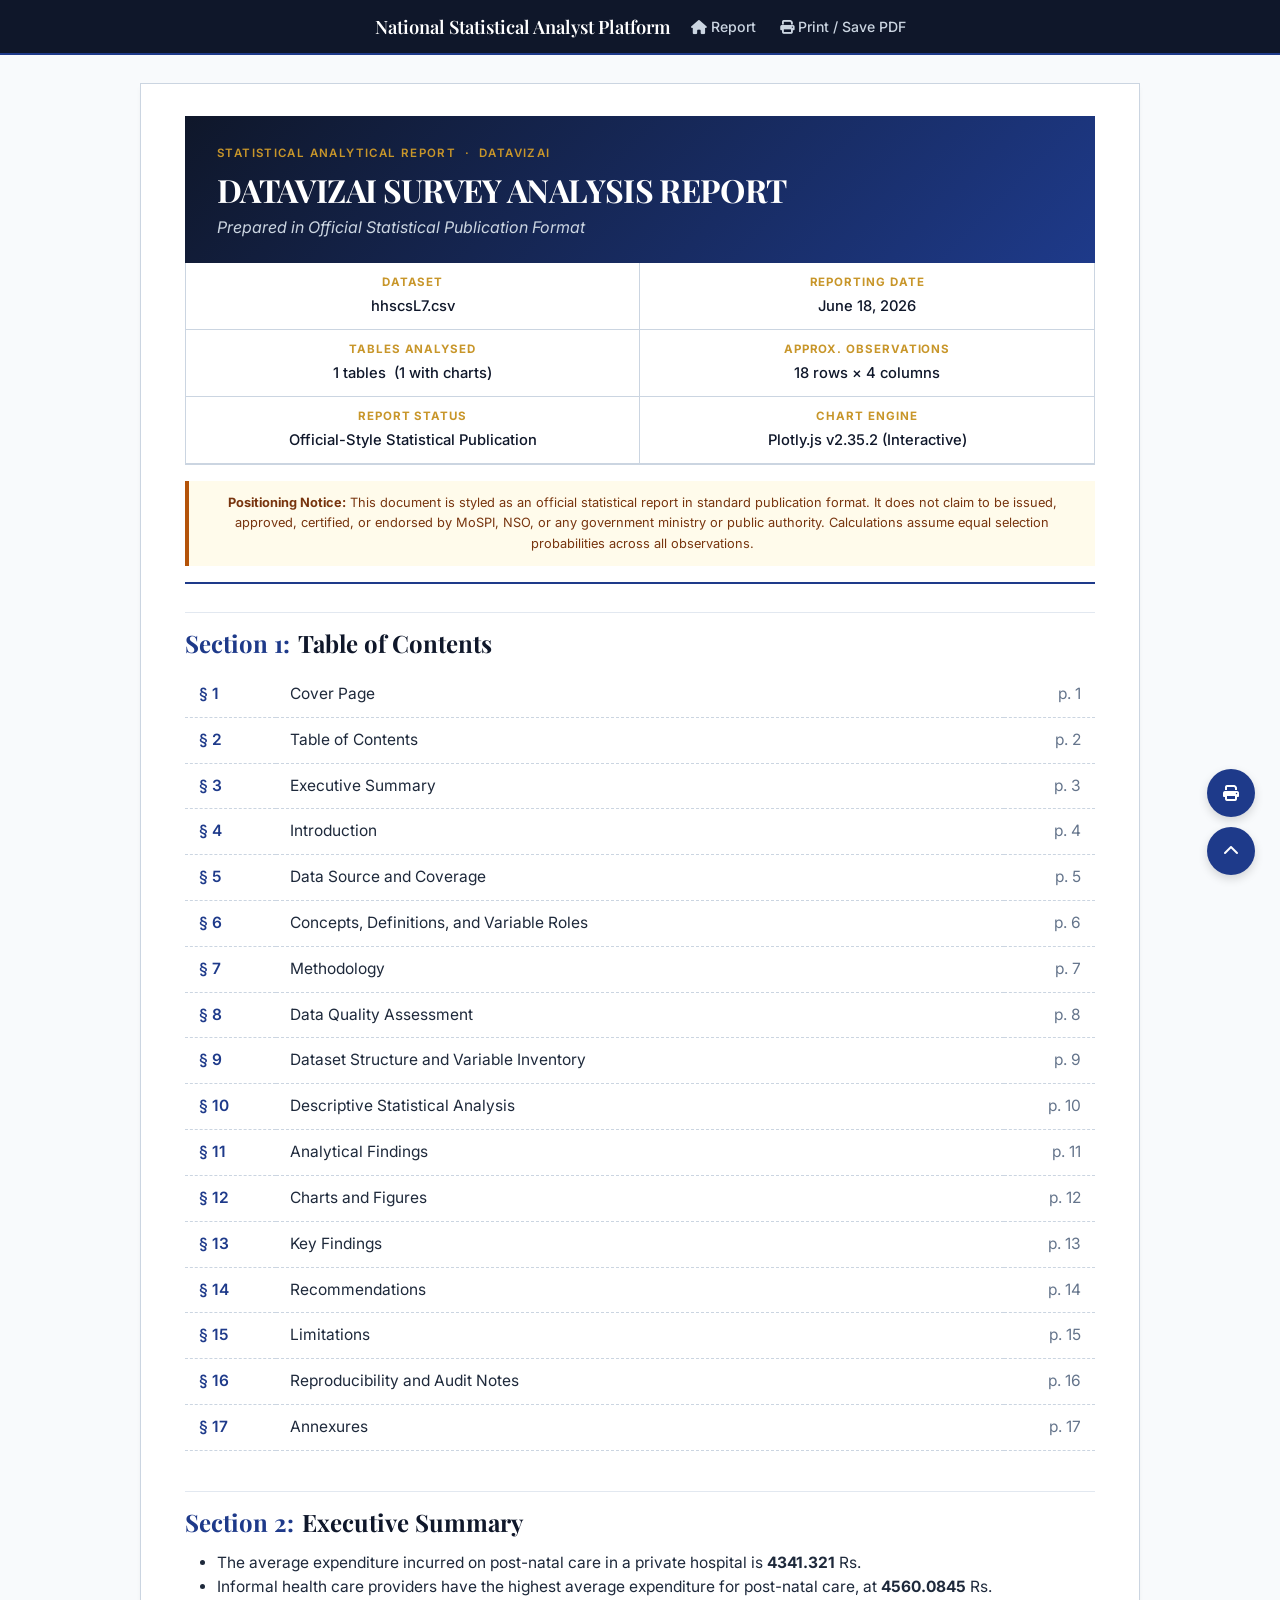
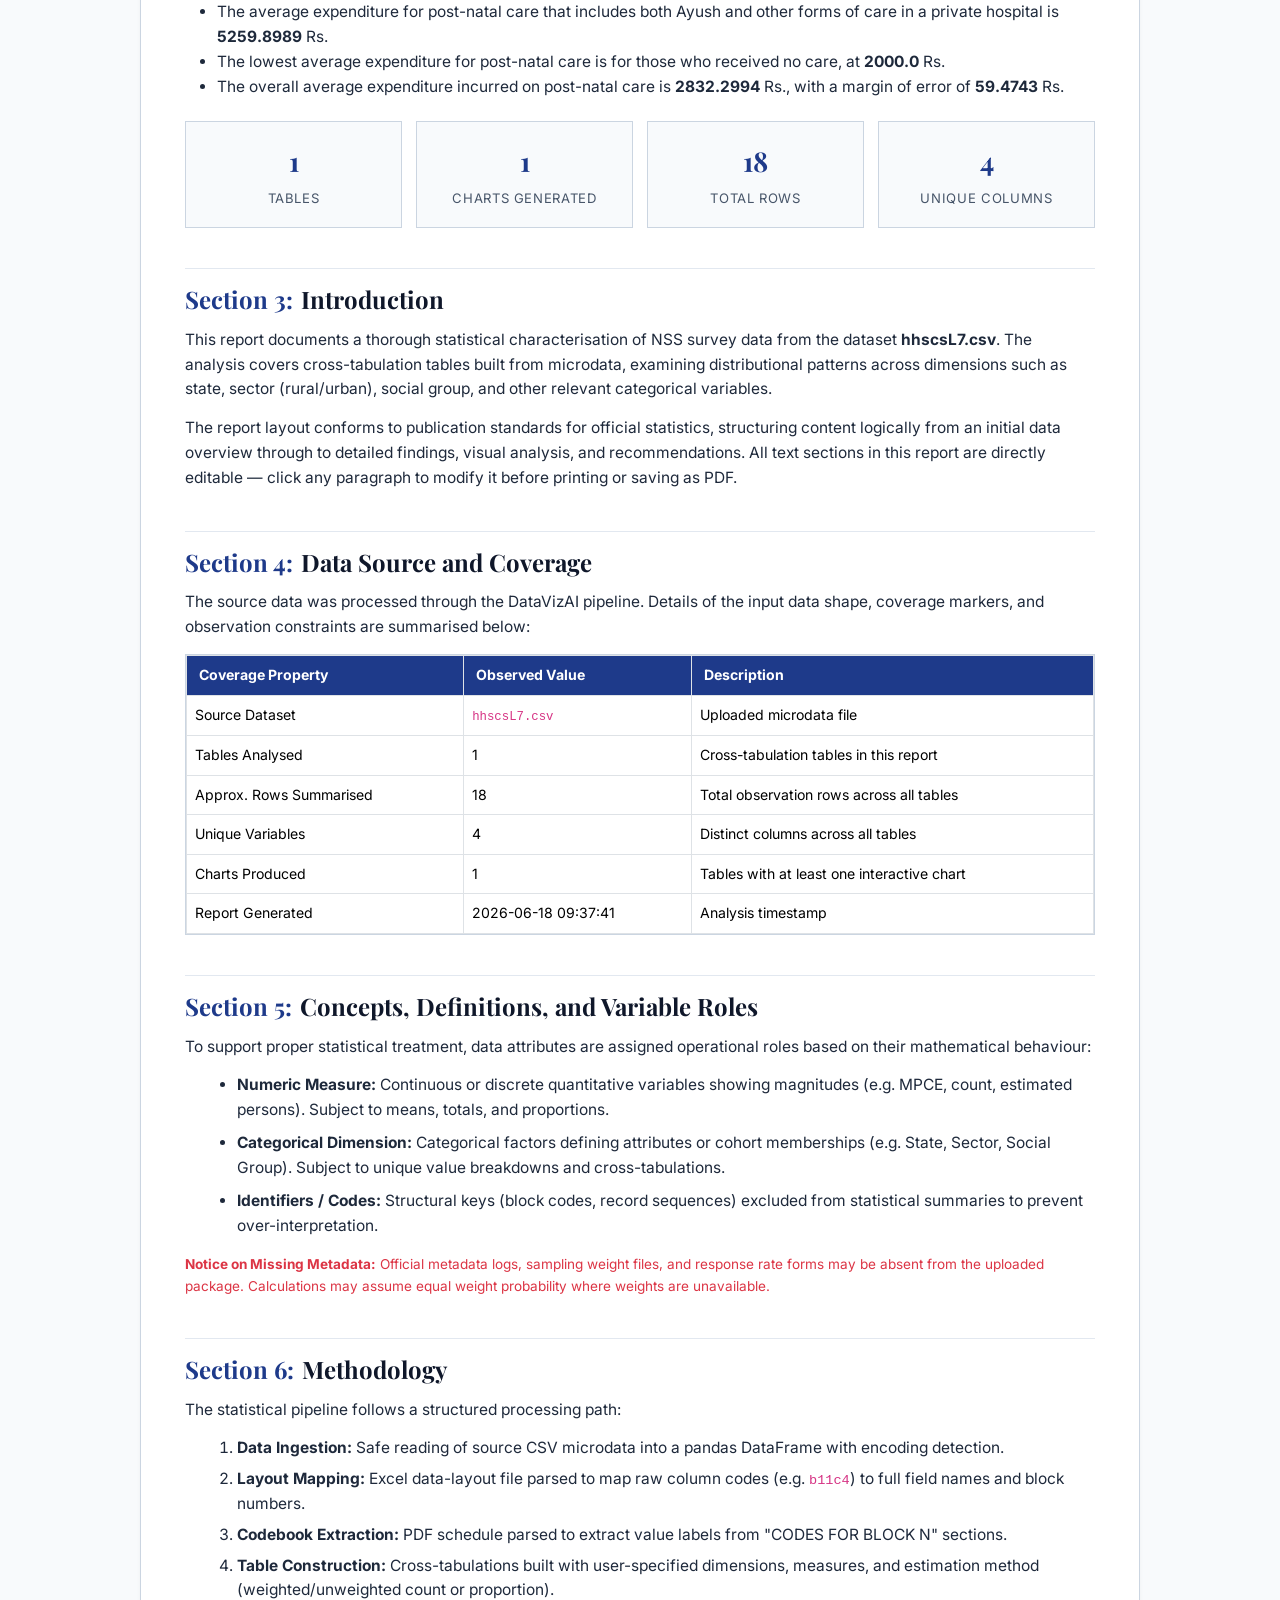
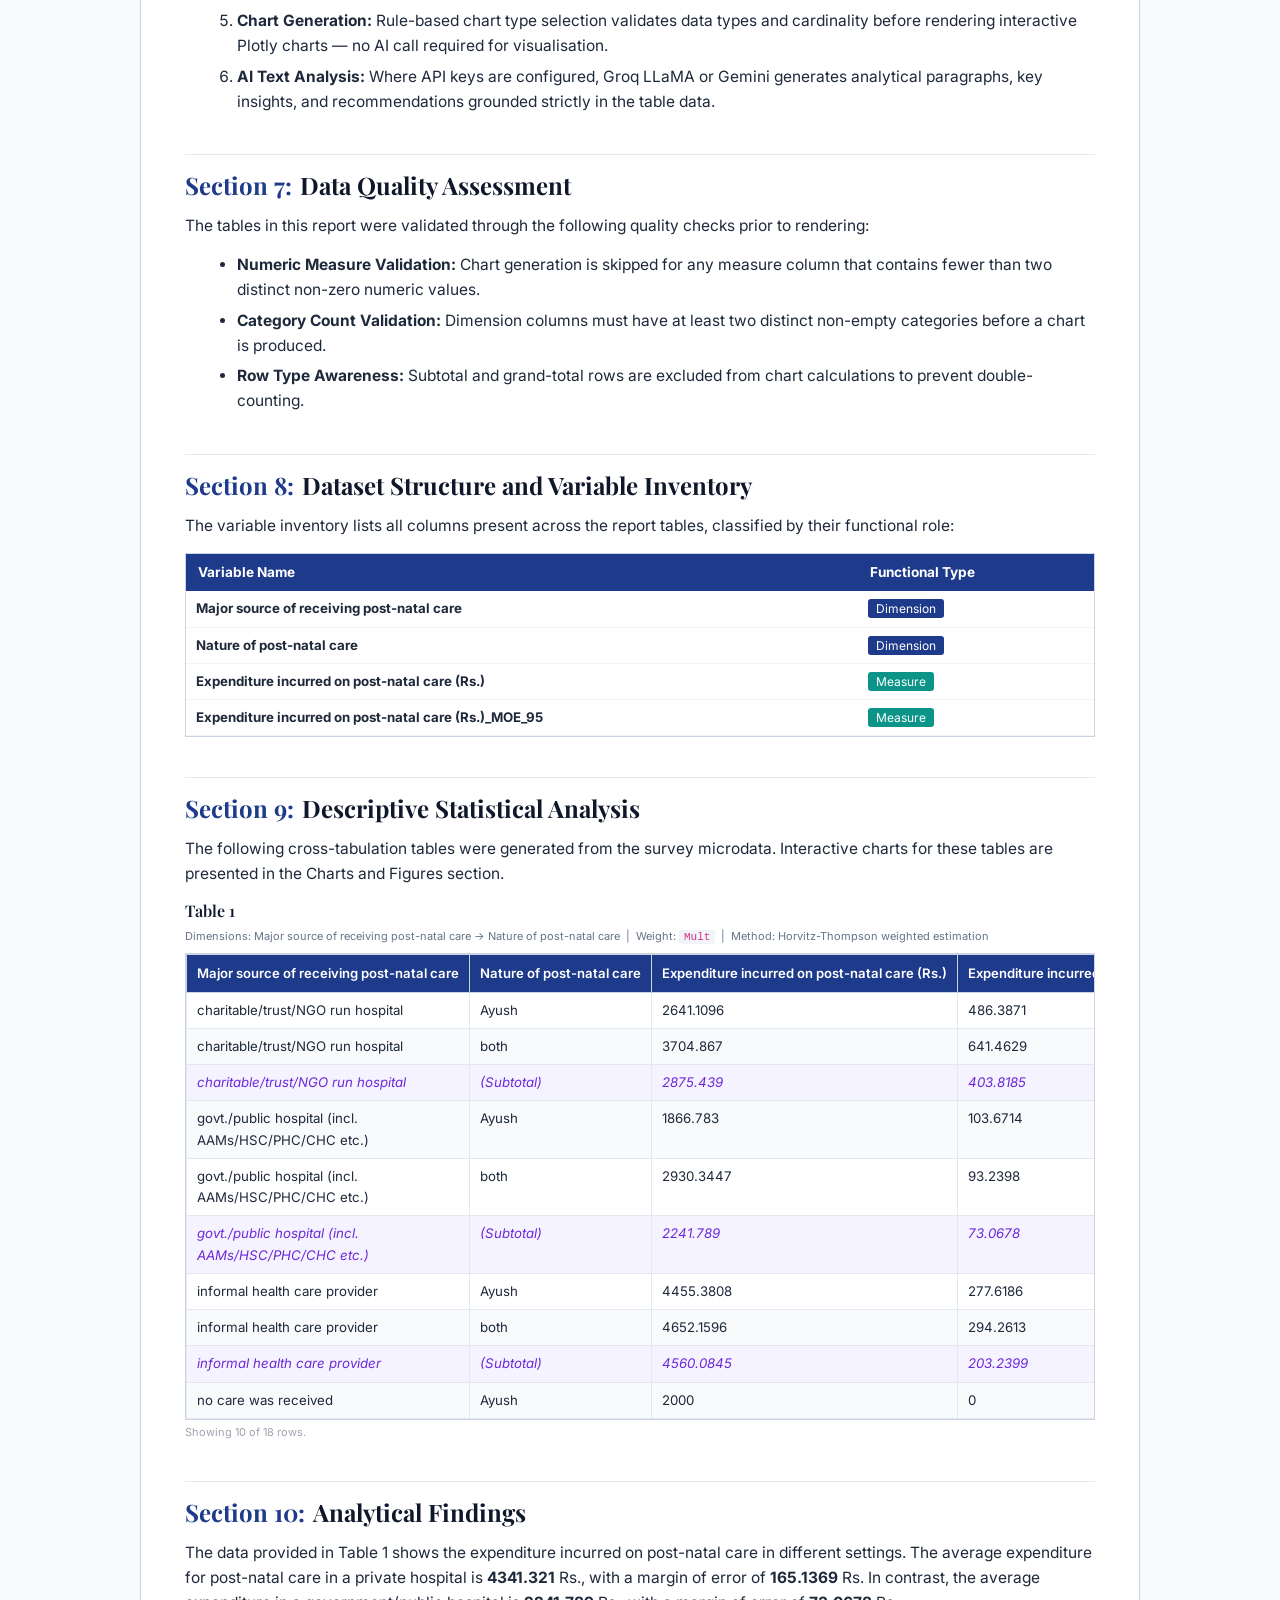
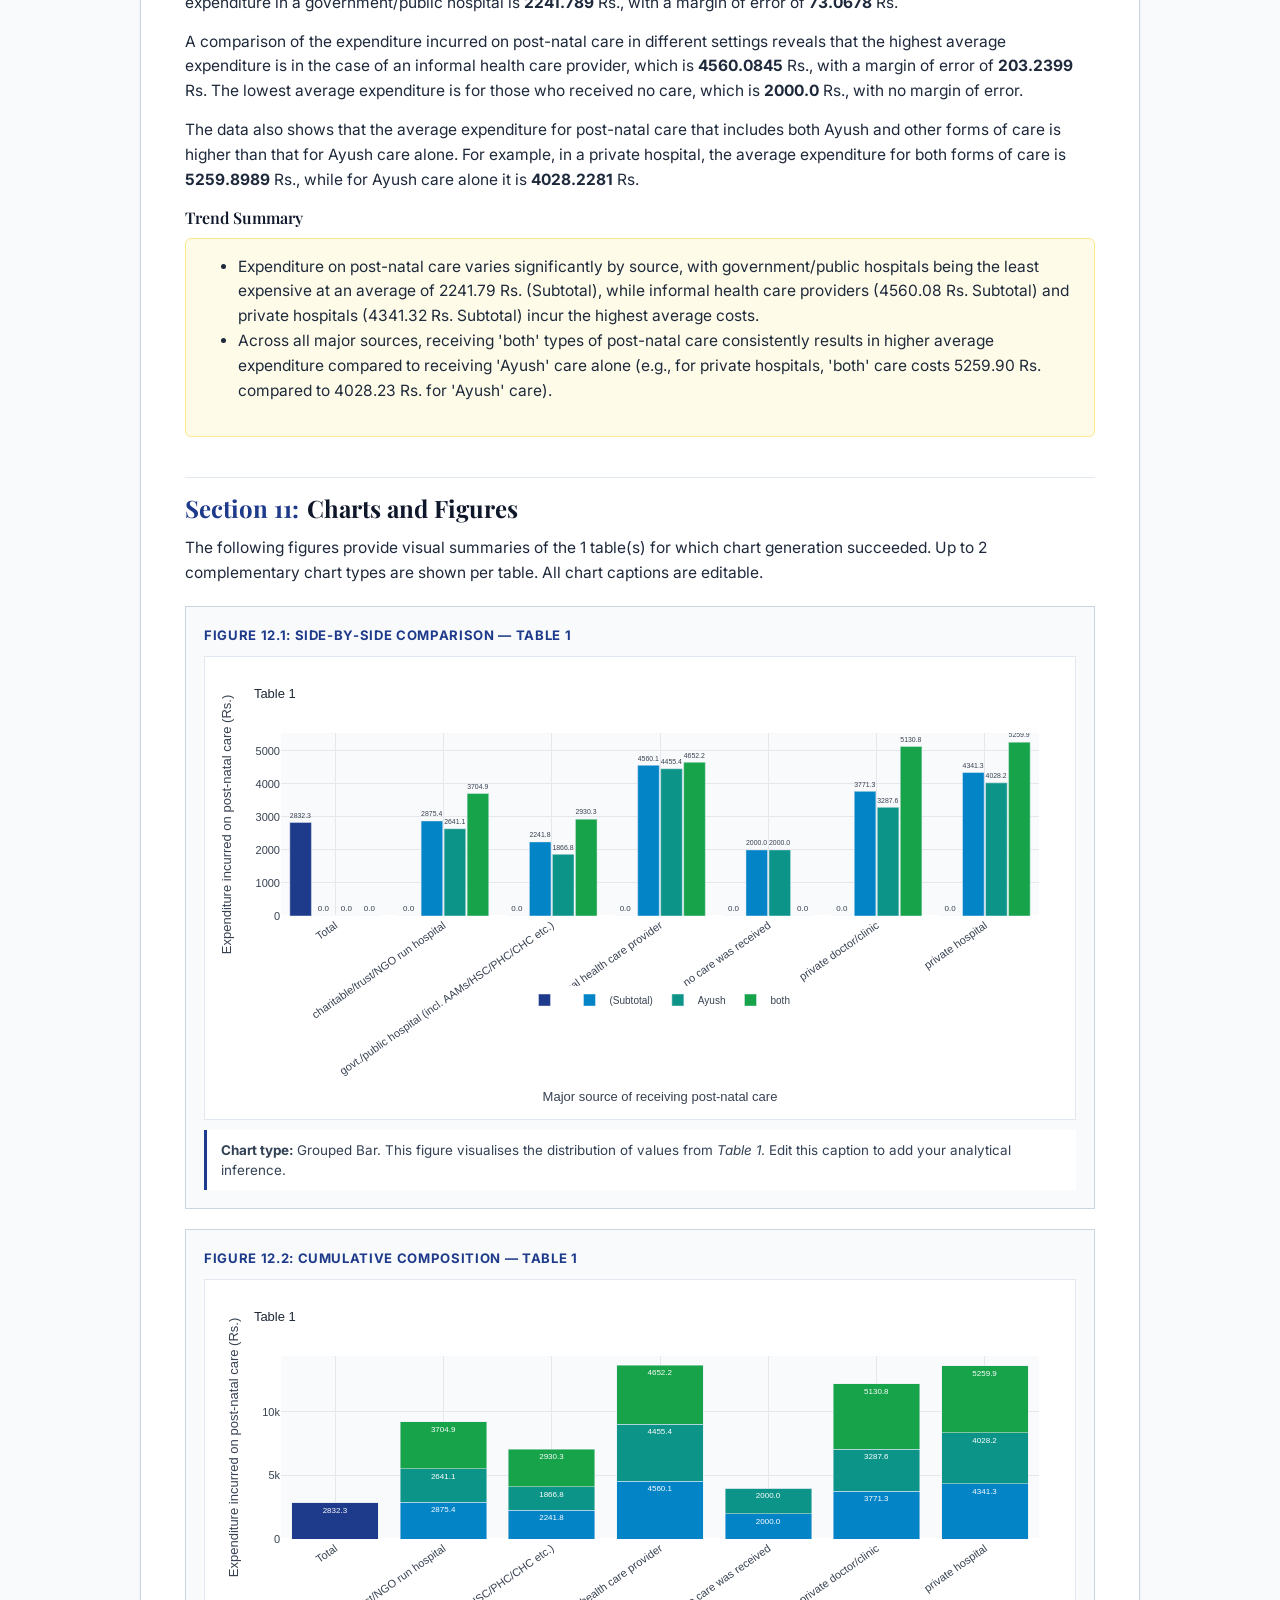
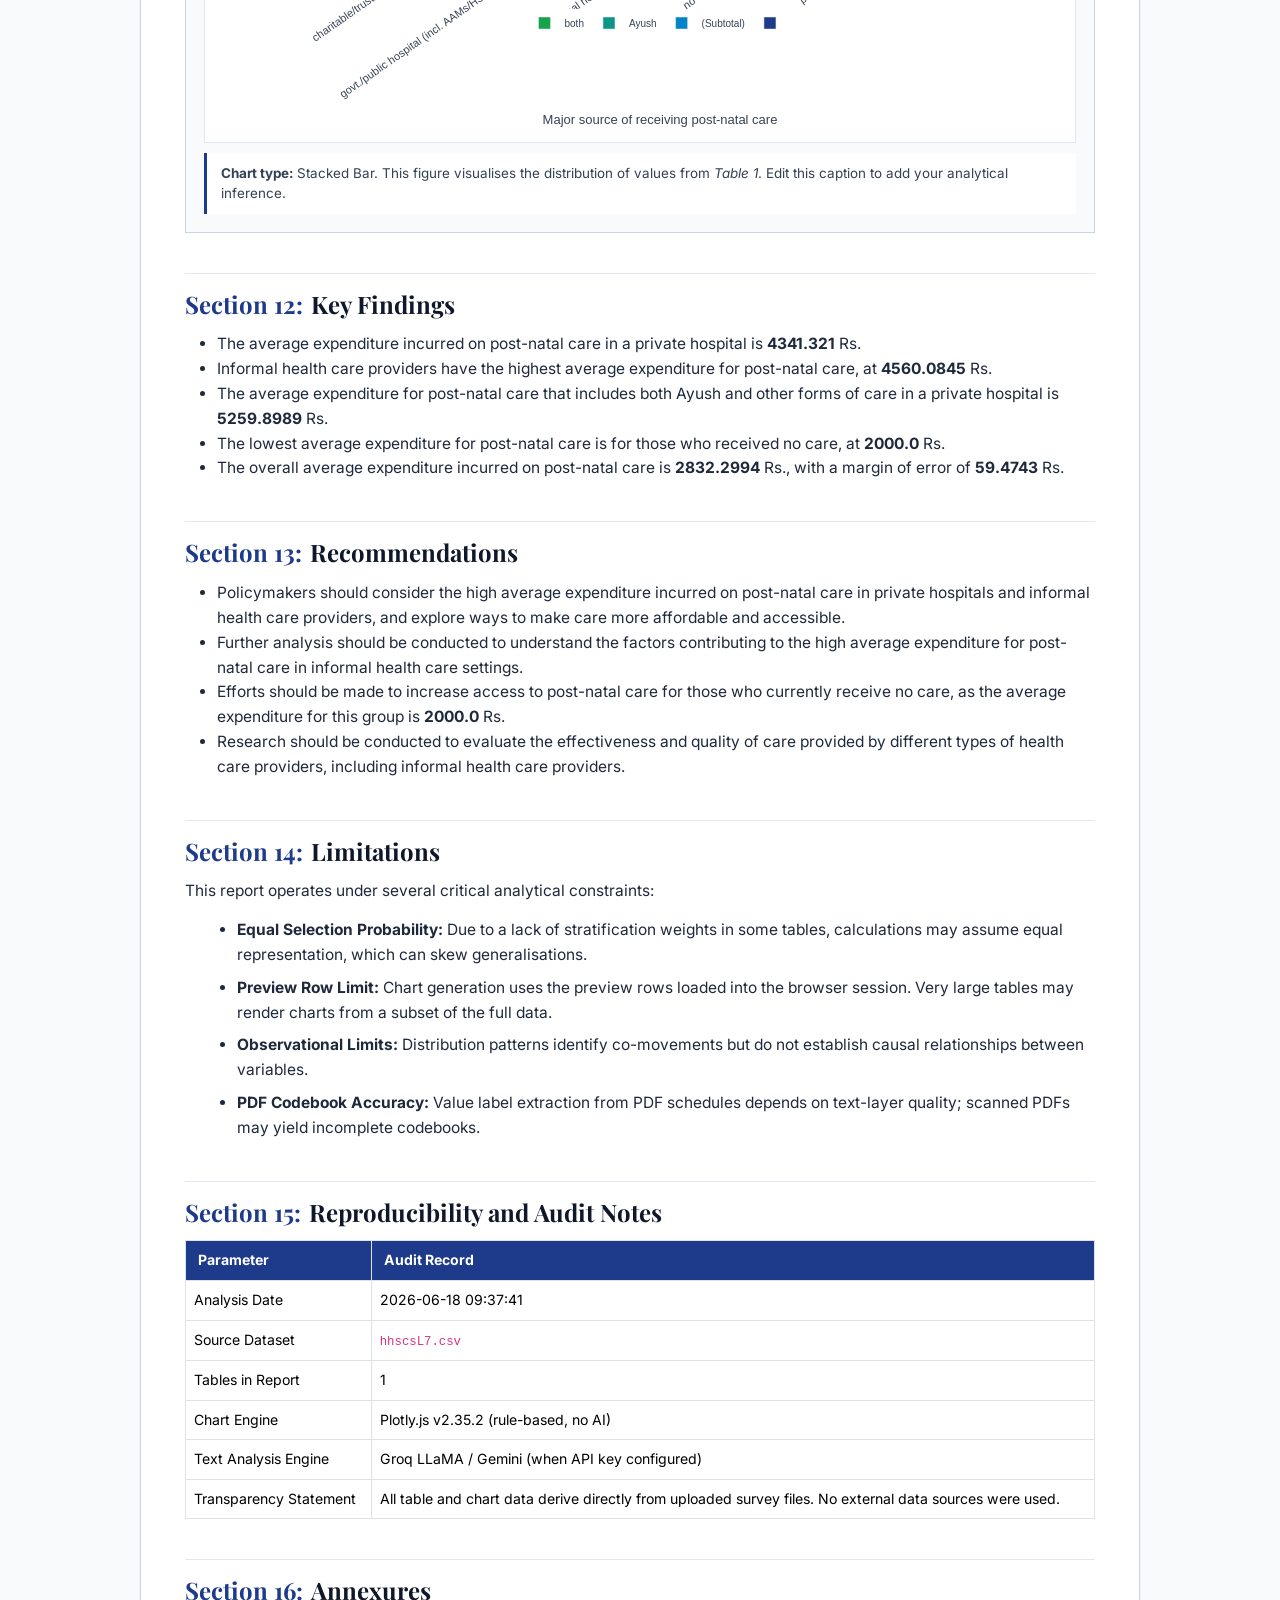
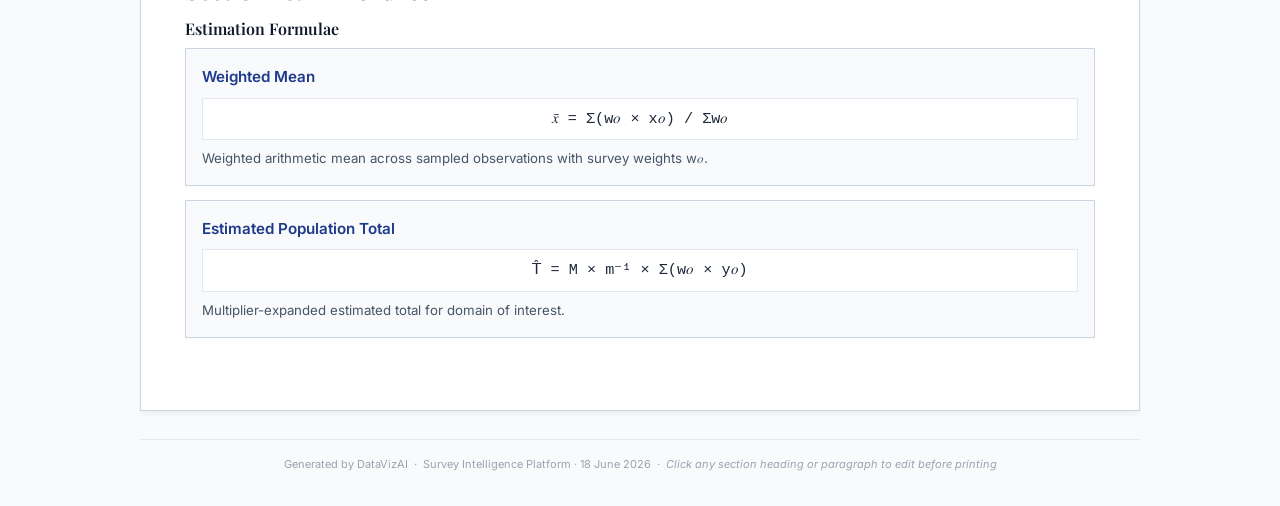
<file: outputs/reports/report_20260618_093741.html>
<!DOCTYPE html>
<html lang="en">
<head>
<meta charset="UTF-8"/>
<meta name="viewport" content="width=device-width,initial-scale=1"/>
<title>DataVizAI Statistical Analytical Report — 18 June 2026</title>
<link rel="preconnect" href="https://fonts.googleapis.com"/>
<link rel="preconnect" href="https://fonts.gstatic.com" crossorigin/>
<link href="https://fonts.googleapis.com/css2?family=Inter:wght@300;400;500;600;700&family=Playfair+Display:ital,wght@0,600;0,700;1,400&display=swap" rel="stylesheet"/>
<link href="https://cdn.jsdelivr.net/npm/bootstrap@5.3.0/dist/css/bootstrap.min.css" rel="stylesheet"/>
<link href="https://cdnjs.cloudflare.com/ajax/libs/font-awesome/6.4.0/css/all.min.css" rel="stylesheet"/>
<script src="https://cdn.plot.ly/plotly-2.35.2.min.js" charset="utf-8"></script>
<style>
:root{--primary:#0f172a;--primary-accent:#1e3a8a;--secondary:#475569;--accent:#b45309;--bg-light:#f8fafc;--bg-white:#ffffff;--border:#cbd5e1;--text-dark:#0f172a;--text-muted:#64748b}
body{font-family:'Inter',system-ui,-apple-system,sans-serif;background:#f8fafc;color:#0f172a;line-height:1.6}
h1,h2,h3,h4,h5,h6{font-family:'Playfair Display',Georgia,serif;color:#0f172a;font-weight:700}
.navbar{background:#0f172a;border-bottom:2px solid #1e3a8a;padding:12px 0;position:sticky;top:0;z-index:1000}
.navbar-content{max-width:1200px;margin:0 auto;padding:0 20px;display:flex;justify-content:space-between;align-items:center}
.logo-text{color:#fff;font-size:1.15rem;font-weight:600;font-family:'Playfair Display',serif}
.nav-links a{color:#cbd5e1;text-decoration:none;font-weight:500;font-size:0.88rem;margin-left:20px;transition:color 0.2s}
.nav-links a:hover{color:#fff}
.report-container{max-width:1000px;margin:28px auto;background:#fff;border:1px solid #cbd5e1;padding:32px 44px;box-shadow:0 4px 6px -1px rgba(0,0,0,.05)}
.cover-banner{background:linear-gradient(135deg,#0f172a 0%,#1e3a8a 100%);color:#fff;padding:28px 32px 22px;margin-bottom:0;text-align:left}
.cover-banner-label{font-size:0.72rem;font-weight:600;text-transform:uppercase;letter-spacing:.12em;color:#C8962A;margin-bottom:8px}
.cover-title{font-size:2rem;margin-bottom:6px;color:#fff;letter-spacing:-.02em;font-family:'Playfair Display',serif}
.cover-subtitle{font-size:1rem;color:#cbd5e1;font-style:italic;margin-bottom:0}
.cover-meta-grid{display:grid;grid-template-columns:1fr 1fr;gap:0;margin:0;border:1px solid #cbd5e1;border-top:none}
.cover-meta-cell{padding:10px 16px;border-bottom:1px solid #cbd5e1;border-right:1px solid #cbd5e1;font-size:0.9rem}
.cover-meta-cell:nth-child(even){border-right:none}
.cover-meta-cell-label{font-size:0.72rem;font-weight:700;text-transform:uppercase;letter-spacing:.08em;color:#C8962A;display:block;margin-bottom:3px}
.cover-meta-cell-value{font-size:0.92rem;color:#0f172a;font-weight:500}
.section-card{margin-bottom:40px;padding-top:16px;border-top:1px solid #e2e8f0}
.section-card:first-of-type{border-top:none}
.report-body{counter-reset:section}
.section-title{font-size:1.5rem;margin-bottom:14px;counter-increment:section;display:flex;align-items:center}
.section-title::before{content:'Section 'counter(section)': ';color:#1e3a8a;margin-right:8px;font-family:'Playfair Display',serif}
.section-content{font-size:0.97rem;color:#1e293b}
.section-content p{margin-bottom:14px}
.indicator-grid{display:grid;grid-template-columns:repeat(auto-fit,minmax(160px,1fr));gap:14px;margin:22px 0}
.indicator-box{border:1px solid #cbd5e1;background:#f8fafc;padding:18px;text-align:center}
.indicator-val{font-size:1.7rem;font-weight:700;color:#1e3a8a;font-family:'Playfair Display',serif}
.indicator-lbl{font-size:0.82rem;color:#475569;margin-top:4px;text-transform:uppercase;letter-spacing:.05em}
.positioning-notice{background:#fffbeb;border-left:4px solid #b45309;padding:12px 16px;font-size:0.8rem;color:#78350f;margin:16px 0 0}
.floating-actions{position:fixed;bottom:25px;right:25px;z-index:1000;display:flex;flex-direction:column;gap:10px}
.btn-action{width:48px;height:48px;border-radius:50%;background:#1e3a8a;color:#fff;display:flex;align-items:center;justify-content:center;border:none;box-shadow:0 4px 10px rgba(0,0,0,.15);transition:transform .2s,background-color .2s;cursor:pointer}
.btn-action:hover{transform:scale(1.06);background:#0f172a}
[contenteditable='true']:focus{outline:2px dashed #2563eb;outline-offset:2px;border-radius:2px}
@media print{.navbar,.floating-actions{display:none!important}body{background:#fff!important}.report-container{border:none!important;box-shadow:none!important;padding:0!important;margin:0!important;max-width:100%!important}.section-card{page-break-before:always;break-before:page}.section-card:first-of-type{page-break-before:avoid;break-before:avoid}.figure-card{page-break-inside:avoid;break-inside:avoid}[contenteditable]{outline:none}}
</style>
</head>
<body>
<nav class="navbar">
  <div class="navbar-content">
    <div class="logo-text">National Statistical Analyst Platform</div>
    <div class="nav-links">
      <a href="#cover"><i class="fas fa-home me-1"></i>Report</a>
      <a href="javascript:window.print()"><i class="fas fa-print me-1"></i>Print / Save PDF</a>
    </div>
  </div>
</nav>
<div class="floating-actions">
  <button class="btn-action" onclick="window.print()" title="Print or Save PDF"><i class="fas fa-print"></i></button>
  <button class="btn-action" onclick="window.scrollTo({top:0,behavior:'smooth'})" title="Back to top"><i class="fas fa-chevron-up"></i></button>
</div>
<div class="report-container" id="cover">
<div class="report-body">
<div class="cover-page" style="text-align:center;padding-bottom:16px;margin-bottom:28px;border-bottom:2px solid #1e3a8a">
<div class="cover-banner">
<div class="cover-banner-label">Statistical Analytical Report &nbsp;·&nbsp; DataVizAI</div>
<h1 class="cover-title">DATAVIZAI SURVEY ANALYSIS REPORT</h1>
<p class="cover-subtitle">Prepared in Official Statistical Publication Format</p>
</div>
<div class="cover-meta-grid">
<div class="cover-meta-cell"><span class="cover-meta-cell-label">Dataset</span><span class="cover-meta-cell-value">hhscsL7.csv</span></div>
<div class="cover-meta-cell"><span class="cover-meta-cell-label">Reporting Date</span><span class="cover-meta-cell-value">June 18, 2026</span></div>
<div class="cover-meta-cell"><span class="cover-meta-cell-label">Tables Analysed</span><span class="cover-meta-cell-value">1 tables &nbsp;(1 with charts)</span></div>
<div class="cover-meta-cell"><span class="cover-meta-cell-label">Approx. Observations</span><span class="cover-meta-cell-value">18 rows &times; 4 columns</span></div>
<div class="cover-meta-cell"><span class="cover-meta-cell-label">Report Status</span><span class="cover-meta-cell-value">Official-Style Statistical Publication</span></div>
<div class="cover-meta-cell"><span class="cover-meta-cell-label">Chart Engine</span><span class="cover-meta-cell-value">Plotly.js v2.35.2 (Interactive)</span></div>
</div>
<div class="positioning-notice">
<strong>Positioning Notice:</strong> This document is styled as an official statistical report in standard publication format. It does not claim to be issued, approved, certified, or endorsed by MoSPI, NSO, or any government ministry or public authority. Calculations assume equal selection probabilities across all observations.
</div>
</div>
<div class="section-card">
<h2 class="section-title">Table of Contents</h2>
<div class="section-content">
<table style="width:100%;border-collapse:collapse"><tr><td style="width:10%;font-weight:600;color:#1e3a8a;padding:10px 14px;border-bottom:1px dashed #cbd5e1">&sect;&nbsp;1</td><td style="width:80%;padding:10px 14px;border-bottom:1px dashed #cbd5e1">Cover Page</td><td style="width:10%;text-align:right;color:#64748b;padding:10px 14px;border-bottom:1px dashed #cbd5e1">p.&nbsp;1</td></tr><tr><td style="width:10%;font-weight:600;color:#1e3a8a;padding:10px 14px;border-bottom:1px dashed #cbd5e1">&sect;&nbsp;2</td><td style="width:80%;padding:10px 14px;border-bottom:1px dashed #cbd5e1">Table of Contents</td><td style="width:10%;text-align:right;color:#64748b;padding:10px 14px;border-bottom:1px dashed #cbd5e1">p.&nbsp;2</td></tr><tr><td style="width:10%;font-weight:600;color:#1e3a8a;padding:10px 14px;border-bottom:1px dashed #cbd5e1">&sect;&nbsp;3</td><td style="width:80%;padding:10px 14px;border-bottom:1px dashed #cbd5e1">Executive Summary</td><td style="width:10%;text-align:right;color:#64748b;padding:10px 14px;border-bottom:1px dashed #cbd5e1">p.&nbsp;3</td></tr><tr><td style="width:10%;font-weight:600;color:#1e3a8a;padding:10px 14px;border-bottom:1px dashed #cbd5e1">&sect;&nbsp;4</td><td style="width:80%;padding:10px 14px;border-bottom:1px dashed #cbd5e1">Introduction</td><td style="width:10%;text-align:right;color:#64748b;padding:10px 14px;border-bottom:1px dashed #cbd5e1">p.&nbsp;4</td></tr><tr><td style="width:10%;font-weight:600;color:#1e3a8a;padding:10px 14px;border-bottom:1px dashed #cbd5e1">&sect;&nbsp;5</td><td style="width:80%;padding:10px 14px;border-bottom:1px dashed #cbd5e1">Data Source and Coverage</td><td style="width:10%;text-align:right;color:#64748b;padding:10px 14px;border-bottom:1px dashed #cbd5e1">p.&nbsp;5</td></tr><tr><td style="width:10%;font-weight:600;color:#1e3a8a;padding:10px 14px;border-bottom:1px dashed #cbd5e1">&sect;&nbsp;6</td><td style="width:80%;padding:10px 14px;border-bottom:1px dashed #cbd5e1">Concepts, Definitions, and Variable Roles</td><td style="width:10%;text-align:right;color:#64748b;padding:10px 14px;border-bottom:1px dashed #cbd5e1">p.&nbsp;6</td></tr><tr><td style="width:10%;font-weight:600;color:#1e3a8a;padding:10px 14px;border-bottom:1px dashed #cbd5e1">&sect;&nbsp;7</td><td style="width:80%;padding:10px 14px;border-bottom:1px dashed #cbd5e1">Methodology</td><td style="width:10%;text-align:right;color:#64748b;padding:10px 14px;border-bottom:1px dashed #cbd5e1">p.&nbsp;7</td></tr><tr><td style="width:10%;font-weight:600;color:#1e3a8a;padding:10px 14px;border-bottom:1px dashed #cbd5e1">&sect;&nbsp;8</td><td style="width:80%;padding:10px 14px;border-bottom:1px dashed #cbd5e1">Data Quality Assessment</td><td style="width:10%;text-align:right;color:#64748b;padding:10px 14px;border-bottom:1px dashed #cbd5e1">p.&nbsp;8</td></tr><tr><td style="width:10%;font-weight:600;color:#1e3a8a;padding:10px 14px;border-bottom:1px dashed #cbd5e1">&sect;&nbsp;9</td><td style="width:80%;padding:10px 14px;border-bottom:1px dashed #cbd5e1">Dataset Structure and Variable Inventory</td><td style="width:10%;text-align:right;color:#64748b;padding:10px 14px;border-bottom:1px dashed #cbd5e1">p.&nbsp;9</td></tr><tr><td style="width:10%;font-weight:600;color:#1e3a8a;padding:10px 14px;border-bottom:1px dashed #cbd5e1">&sect;&nbsp;10</td><td style="width:80%;padding:10px 14px;border-bottom:1px dashed #cbd5e1">Descriptive Statistical Analysis</td><td style="width:10%;text-align:right;color:#64748b;padding:10px 14px;border-bottom:1px dashed #cbd5e1">p.&nbsp;10</td></tr><tr><td style="width:10%;font-weight:600;color:#1e3a8a;padding:10px 14px;border-bottom:1px dashed #cbd5e1">&sect;&nbsp;11</td><td style="width:80%;padding:10px 14px;border-bottom:1px dashed #cbd5e1">Analytical Findings</td><td style="width:10%;text-align:right;color:#64748b;padding:10px 14px;border-bottom:1px dashed #cbd5e1">p.&nbsp;11</td></tr><tr><td style="width:10%;font-weight:600;color:#1e3a8a;padding:10px 14px;border-bottom:1px dashed #cbd5e1">&sect;&nbsp;12</td><td style="width:80%;padding:10px 14px;border-bottom:1px dashed #cbd5e1">Charts and Figures</td><td style="width:10%;text-align:right;color:#64748b;padding:10px 14px;border-bottom:1px dashed #cbd5e1">p.&nbsp;12</td></tr><tr><td style="width:10%;font-weight:600;color:#1e3a8a;padding:10px 14px;border-bottom:1px dashed #cbd5e1">&sect;&nbsp;13</td><td style="width:80%;padding:10px 14px;border-bottom:1px dashed #cbd5e1">Key Findings</td><td style="width:10%;text-align:right;color:#64748b;padding:10px 14px;border-bottom:1px dashed #cbd5e1">p.&nbsp;13</td></tr><tr><td style="width:10%;font-weight:600;color:#1e3a8a;padding:10px 14px;border-bottom:1px dashed #cbd5e1">&sect;&nbsp;14</td><td style="width:80%;padding:10px 14px;border-bottom:1px dashed #cbd5e1">Recommendations</td><td style="width:10%;text-align:right;color:#64748b;padding:10px 14px;border-bottom:1px dashed #cbd5e1">p.&nbsp;14</td></tr><tr><td style="width:10%;font-weight:600;color:#1e3a8a;padding:10px 14px;border-bottom:1px dashed #cbd5e1">&sect;&nbsp;15</td><td style="width:80%;padding:10px 14px;border-bottom:1px dashed #cbd5e1">Limitations</td><td style="width:10%;text-align:right;color:#64748b;padding:10px 14px;border-bottom:1px dashed #cbd5e1">p.&nbsp;15</td></tr><tr><td style="width:10%;font-weight:600;color:#1e3a8a;padding:10px 14px;border-bottom:1px dashed #cbd5e1">&sect;&nbsp;16</td><td style="width:80%;padding:10px 14px;border-bottom:1px dashed #cbd5e1">Reproducibility and Audit Notes</td><td style="width:10%;text-align:right;color:#64748b;padding:10px 14px;border-bottom:1px dashed #cbd5e1">p.&nbsp;16</td></tr><tr><td style="width:10%;font-weight:600;color:#1e3a8a;padding:10px 14px;border-bottom:1px dashed #cbd5e1">&sect;&nbsp;17</td><td style="width:80%;padding:10px 14px;border-bottom:1px dashed #cbd5e1">Annexures</td><td style="width:10%;text-align:right;color:#64748b;padding:10px 14px;border-bottom:1px dashed #cbd5e1">p.&nbsp;17</td></tr></table>
</div></div>
<div class="section-card">
<h2 class="section-title">Executive Summary</h2>
<div class="section-content">
<div contenteditable="true"><ul>
<li>The average expenditure incurred on post-natal care in a private hospital is <strong>4341.321</strong> Rs.</li>
<li>Informal health care providers have the highest average expenditure for post-natal care, at <strong>4560.0845</strong> Rs.</li>
<li>The average expenditure for post-natal care that includes both Ayush and other forms of care in a private hospital is <strong>5259.8989</strong> Rs.</li>
<li>The lowest average expenditure for post-natal care is for those who received no care, at <strong>2000.0</strong> Rs.</li>
<li>The overall average expenditure incurred on post-natal care is <strong>2832.2994</strong> Rs., with a margin of error of <strong>59.4743</strong> Rs.</li>
</ul></div><div class="indicator-grid">
<div class="indicator-box"><div class="indicator-val">1</div><div class="indicator-lbl">Tables</div></div>
<div class="indicator-box"><div class="indicator-val">1</div><div class="indicator-lbl">Charts Generated</div></div>
<div class="indicator-box"><div class="indicator-val">18</div><div class="indicator-lbl">Total Rows</div></div>
<div class="indicator-box"><div class="indicator-val">4</div><div class="indicator-lbl">Unique Columns</div></div>
</div>
</div></div>
<div class="section-card">
<h2 class="section-title">Introduction</h2>
<div class="section-content" contenteditable="true">
<p>This report documents a thorough statistical characterisation of NSS survey data from the dataset <strong>hhscsL7.csv</strong>. The analysis covers cross-tabulation tables built from microdata, examining distributional patterns across dimensions such as state, sector (rural/urban), social group, and other relevant categorical variables.</p>
<p>The report layout conforms to publication standards for official statistics, structuring content logically from an initial data overview through to detailed findings, visual analysis, and recommendations. All text sections in this report are directly editable — click any paragraph to modify it before printing or saving as PDF.</p>
</div></div>
<div class="section-card">
<h2 class="section-title">Data Source and Coverage</h2>
<div class="section-content">
<p>The source data was processed through the DataVizAI pipeline. Details of the input data shape, coverage markers, and observation constraints are summarised below:</p>
<div style="overflow-x:auto;border:1px solid #cbd5e1"><table class="table table-bordered" style="margin-bottom:0;font-size:0.88rem"><thead><tr><th style="background:#1e3a8a;color:#fff;padding:8px 12px">Coverage Property</th><th style="background:#1e3a8a;color:#fff;padding:8px 12px">Observed Value</th><th style="background:#1e3a8a;color:#fff;padding:8px 12px">Description</th></tr></thead><tbody><tr><td>Source Dataset</td><td><code>hhscsL7.csv</code></td><td>Uploaded microdata file</td></tr><tr><td>Tables Analysed</td><td>1</td><td>Cross-tabulation tables in this report</td></tr><tr><td>Approx. Rows Summarised</td><td>18</td><td>Total observation rows across all tables</td></tr><tr><td>Unique Variables</td><td>4</td><td>Distinct columns across all tables</td></tr><tr><td>Charts Produced</td><td>1</td><td>Tables with at least one interactive chart</td></tr><tr><td>Report Generated</td><td>2026-06-18 09:37:41</td><td>Analysis timestamp</td></tr></tbody></table></div>
</div></div>
<div class="section-card">
<h2 class="section-title">Concepts, Definitions, and Variable Roles</h2>
<div class="section-content" contenteditable="true">
<p>To support proper statistical treatment, data attributes are assigned operational roles based on their mathematical behaviour:</p>
<ul style="margin:12px 0 16px 20px">
<li style="margin-bottom:8px"><strong>Numeric Measure:</strong> Continuous or discrete quantitative variables showing magnitudes (e.g. MPCE, count, estimated persons). Subject to means, totals, and proportions.</li>
<li style="margin-bottom:8px"><strong>Categorical Dimension:</strong> Categorical factors defining attributes or cohort memberships (e.g. State, Sector, Social Group). Subject to unique value breakdowns and cross-tabulations.</li>
<li style="margin-bottom:8px"><strong>Identifiers / Codes:</strong> Structural keys (block codes, record sequences) excluded from statistical summaries to prevent over-interpretation.</li>
</ul>
<p class="text-danger small"><strong>Notice on Missing Metadata:</strong> Official metadata logs, sampling weight files, and response rate forms may be absent from the uploaded package. Calculations may assume equal weight probability where weights are unavailable.</p>
</div></div>
<div class="section-card">
<h2 class="section-title">Methodology</h2>
<div class="section-content" contenteditable="true">
<p>The statistical pipeline follows a structured processing path:</p>
<ol style="margin:10px 0 16px 20px">
<li style="margin-bottom:6px"><strong>Data Ingestion:</strong> Safe reading of source CSV microdata into a pandas DataFrame with encoding detection.</li>
<li style="margin-bottom:6px"><strong>Layout Mapping:</strong> Excel data-layout file parsed to map raw column codes (e.g. <code>b11c4</code>) to full field names and block numbers.</li>
<li style="margin-bottom:6px"><strong>Codebook Extraction:</strong> PDF schedule parsed to extract value labels from "CODES FOR BLOCK N" sections.</li>
<li style="margin-bottom:6px"><strong>Table Construction:</strong> Cross-tabulations built with user-specified dimensions, measures, and estimation method (weighted/unweighted count or proportion).</li>
<li style="margin-bottom:6px"><strong>Chart Generation:</strong> Rule-based chart type selection validates data types and cardinality before rendering interactive Plotly charts — no AI call required for visualisation.</li>
<li style="margin-bottom:6px"><strong>AI Text Analysis:</strong> Where API keys are configured, Groq LLaMA or Gemini generates analytical paragraphs, key insights, and recommendations grounded strictly in the table data.</li>
</ol>
</div></div>
<div class="section-card">
<h2 class="section-title">Data Quality Assessment</h2>
<div class="section-content" contenteditable="true">
<p>The tables in this report were validated through the following quality checks prior to rendering:</p>
<ul style="margin:10px 0 16px 20px">
<li style="margin-bottom:6px"><strong>Numeric Measure Validation:</strong> Chart generation is skipped for any measure column that contains fewer than two distinct non-zero numeric values.</li>
<li style="margin-bottom:6px"><strong>Category Count Validation:</strong> Dimension columns must have at least two distinct non-empty categories before a chart is produced.</li>
<li style="margin-bottom:6px"><strong>Row Type Awareness:</strong> Subtotal and grand-total rows are excluded from chart calculations to prevent double-counting.</li>
</ul>
</div></div>
<div class="section-card">
<h2 class="section-title">Dataset Structure and Variable Inventory</h2>
<div class="section-content">
<p>The variable inventory lists all columns present across the report tables, classified by their functional role:</p>
<div style="overflow-x:auto;border:1px solid #cbd5e1"><table style="width:100%;border-collapse:collapse;font-size:0.85rem"><thead><tr><th style="background:#1e3a8a;color:#fff;padding:8px 12px">Variable Name</th><th style="background:#1e3a8a;color:#fff;padding:8px 12px">Functional Type</th></tr></thead><tbody><tr><td style="padding:7px 10px;border-bottom:1px solid #f1f5f9;font-size:0.83rem"><strong>Major source of receiving post-natal care</strong></td><td style="padding:7px 10px;border-bottom:1px solid #f1f5f9;font-size:0.83rem"><span style="background:#1e3a8a;color:#fff;padding:2px 8px;border-radius:3px;font-size:0.75rem">Dimension</span></td></tr><tr><td style="padding:7px 10px;border-bottom:1px solid #f1f5f9;font-size:0.83rem"><strong>Nature of post-natal care</strong></td><td style="padding:7px 10px;border-bottom:1px solid #f1f5f9;font-size:0.83rem"><span style="background:#1e3a8a;color:#fff;padding:2px 8px;border-radius:3px;font-size:0.75rem">Dimension</span></td></tr><tr><td style="padding:7px 10px;border-bottom:1px solid #f1f5f9;font-size:0.83rem"><strong>Expenditure incurred on post-natal care (Rs.)</strong></td><td style="padding:7px 10px;border-bottom:1px solid #f1f5f9;font-size:0.83rem"><span style="background:#0d9488;color:#fff;padding:2px 8px;border-radius:3px;font-size:0.75rem">Measure</span></td></tr><tr><td style="padding:7px 10px;border-bottom:1px solid #f1f5f9;font-size:0.83rem"><strong>Expenditure incurred on post-natal care (Rs.)_MOE_95</strong></td><td style="padding:7px 10px;border-bottom:1px solid #f1f5f9;font-size:0.83rem"><span style="background:#0d9488;color:#fff;padding:2px 8px;border-radius:3px;font-size:0.75rem">Measure</span></td></tr></tbody></table></div>
</div></div>
<div class="section-card">
<h2 class="section-title">Descriptive Statistical Analysis</h2>
<div class="section-content">
<p>The following cross-tabulation tables were generated from the survey microdata. Interactive charts for these tables are presented in the Charts and Figures section.</p>
<div style="margin-bottom:40px"><h4 contenteditable="true" style="font-size:1rem;font-weight:600;color:#0f172a;margin-bottom:8px">Table 1</h4><p style="font-size:11px;color:#64748b;margin-bottom:6px">Dimensions: Major source of receiving post-natal care → Nature of post-natal care &nbsp;|&nbsp; Weight: <code style="background:#f1f5f9;padding:1px 5px;border-radius:3px;font-size:11px">Mult</code> &nbsp;|&nbsp; Method: Horvitz-Thompson weighted estimation</p><div style="overflow-x:auto;border:1px solid #cbd5e1"><table style="width:100%;border-collapse:collapse;table-layout:auto"><thead><tr><th style="background:#1e3a8a;color:#fff;padding:8px 10px;font-size:0.82rem;font-weight:600;border:1px solid #cbd5e1;white-space:nowrap">Major source of receiving post-natal care</th><th style="background:#1e3a8a;color:#fff;padding:8px 10px;font-size:0.82rem;font-weight:600;border:1px solid #cbd5e1;white-space:nowrap">Nature of post-natal care</th><th style="background:#1e3a8a;color:#fff;padding:8px 10px;font-size:0.82rem;font-weight:600;border:1px solid #cbd5e1;white-space:nowrap">Expenditure incurred on post-natal care (Rs.)</th><th style="background:#1e3a8a;color:#fff;padding:8px 10px;font-size:0.82rem;font-weight:600;border:1px solid #cbd5e1;white-space:nowrap">Expenditure incurred on post-natal care (Rs.)_MOE_95</th></tr></thead><tbody><tr><td style="padding:7px 10px;border:1px solid #e2e8f0;font-size:0.83rem;vertical-align:top">charitable/trust/NGO run hospital</td><td style="padding:7px 10px;border:1px solid #e2e8f0;font-size:0.83rem;vertical-align:top">Ayush</td><td style="padding:7px 10px;border:1px solid #e2e8f0;font-size:0.83rem;vertical-align:top">2641.1096</td><td style="padding:7px 10px;border:1px solid #e2e8f0;font-size:0.83rem;vertical-align:top">486.3871</td></tr><tr style="background:#f8fafc"><td style="padding:7px 10px;border:1px solid #e2e8f0;font-size:0.83rem;vertical-align:top">charitable/trust/NGO run hospital</td><td style="padding:7px 10px;border:1px solid #e2e8f0;font-size:0.83rem;vertical-align:top">both</td><td style="padding:7px 10px;border:1px solid #e2e8f0;font-size:0.83rem;vertical-align:top">3704.867</td><td style="padding:7px 10px;border:1px solid #e2e8f0;font-size:0.83rem;vertical-align:top">641.4629</td></tr><tr style="font-style:italic;background:#f5f3ff;color:#6d28d9"><td style="padding:7px 10px;border:1px solid #e2e8f0;font-size:0.83rem;vertical-align:top">charitable/trust/NGO run hospital</td><td style="padding:7px 10px;border:1px solid #e2e8f0;font-size:0.83rem;vertical-align:top">(Subtotal)</td><td style="padding:7px 10px;border:1px solid #e2e8f0;font-size:0.83rem;vertical-align:top">2875.439</td><td style="padding:7px 10px;border:1px solid #e2e8f0;font-size:0.83rem;vertical-align:top">403.8185</td></tr><tr style="background:#f8fafc"><td style="padding:7px 10px;border:1px solid #e2e8f0;font-size:0.83rem;vertical-align:top">govt./public hospital (incl. AAMs/HSC/PHC/CHC etc.)</td><td style="padding:7px 10px;border:1px solid #e2e8f0;font-size:0.83rem;vertical-align:top">Ayush</td><td style="padding:7px 10px;border:1px solid #e2e8f0;font-size:0.83rem;vertical-align:top">1866.783</td><td style="padding:7px 10px;border:1px solid #e2e8f0;font-size:0.83rem;vertical-align:top">103.6714</td></tr><tr><td style="padding:7px 10px;border:1px solid #e2e8f0;font-size:0.83rem;vertical-align:top">govt./public hospital (incl. AAMs/HSC/PHC/CHC etc.)</td><td style="padding:7px 10px;border:1px solid #e2e8f0;font-size:0.83rem;vertical-align:top">both</td><td style="padding:7px 10px;border:1px solid #e2e8f0;font-size:0.83rem;vertical-align:top">2930.3447</td><td style="padding:7px 10px;border:1px solid #e2e8f0;font-size:0.83rem;vertical-align:top">93.2398</td></tr><tr style="font-style:italic;background:#f5f3ff;color:#6d28d9"><td style="padding:7px 10px;border:1px solid #e2e8f0;font-size:0.83rem;vertical-align:top">govt./public hospital (incl. AAMs/HSC/PHC/CHC etc.)</td><td style="padding:7px 10px;border:1px solid #e2e8f0;font-size:0.83rem;vertical-align:top">(Subtotal)</td><td style="padding:7px 10px;border:1px solid #e2e8f0;font-size:0.83rem;vertical-align:top">2241.789</td><td style="padding:7px 10px;border:1px solid #e2e8f0;font-size:0.83rem;vertical-align:top">73.0678</td></tr><tr><td style="padding:7px 10px;border:1px solid #e2e8f0;font-size:0.83rem;vertical-align:top">informal health care provider</td><td style="padding:7px 10px;border:1px solid #e2e8f0;font-size:0.83rem;vertical-align:top">Ayush</td><td style="padding:7px 10px;border:1px solid #e2e8f0;font-size:0.83rem;vertical-align:top">4455.3808</td><td style="padding:7px 10px;border:1px solid #e2e8f0;font-size:0.83rem;vertical-align:top">277.6186</td></tr><tr style="background:#f8fafc"><td style="padding:7px 10px;border:1px solid #e2e8f0;font-size:0.83rem;vertical-align:top">informal health care provider</td><td style="padding:7px 10px;border:1px solid #e2e8f0;font-size:0.83rem;vertical-align:top">both</td><td style="padding:7px 10px;border:1px solid #e2e8f0;font-size:0.83rem;vertical-align:top">4652.1596</td><td style="padding:7px 10px;border:1px solid #e2e8f0;font-size:0.83rem;vertical-align:top">294.2613</td></tr><tr style="font-style:italic;background:#f5f3ff;color:#6d28d9"><td style="padding:7px 10px;border:1px solid #e2e8f0;font-size:0.83rem;vertical-align:top">informal health care provider</td><td style="padding:7px 10px;border:1px solid #e2e8f0;font-size:0.83rem;vertical-align:top">(Subtotal)</td><td style="padding:7px 10px;border:1px solid #e2e8f0;font-size:0.83rem;vertical-align:top">4560.0845</td><td style="padding:7px 10px;border:1px solid #e2e8f0;font-size:0.83rem;vertical-align:top">203.2399</td></tr><tr style="background:#f8fafc"><td style="padding:7px 10px;border:1px solid #e2e8f0;font-size:0.83rem;vertical-align:top">no care was received</td><td style="padding:7px 10px;border:1px solid #e2e8f0;font-size:0.83rem;vertical-align:top">Ayush</td><td style="padding:7px 10px;border:1px solid #e2e8f0;font-size:0.83rem;vertical-align:top">2000</td><td style="padding:7px 10px;border:1px solid #e2e8f0;font-size:0.83rem;vertical-align:top">0</td></tr></tbody></table></div><p style="font-size:11px;color:#9ca3af;margin-top:4px">Showing 10 of 18 rows.</p></div>
</div></div>
<div class="section-card">
<h2 class="section-title">Analytical Findings</h2>
<div class="section-content">
<div contenteditable="true"><p>The data provided in Table 1 shows the expenditure incurred on post-natal care in different settings. The average expenditure for post-natal care in a private hospital is <strong>4341.321</strong> Rs., with a margin of error of <strong>165.1369</strong> Rs. In contrast, the average expenditure in a government/public hospital is <strong>2241.789</strong> Rs., with a margin of error of <strong>73.0678</strong> Rs.</p>
<p>A comparison of the expenditure incurred on post-natal care in different settings reveals that the highest average expenditure is in the case of an informal health care provider, which is <strong>4560.0845</strong> Rs., with a margin of error of <strong>203.2399</strong> Rs. The lowest average expenditure is for those who received no care, which is <strong>2000.0</strong> Rs., with no margin of error.</p>
<p>The data also shows that the average expenditure for post-natal care that includes both Ayush and other forms of care is higher than that for Ayush care alone. For example, in a private hospital, the average expenditure for both forms of care is <strong>5259.8989</strong> Rs., while for Ayush care alone it is <strong>4028.2281</strong> Rs.</p></div>
<div style="margin-top:16px"><h4 style="font-size:1rem;font-weight:600;margin-bottom:10px">Trend Summary</h4><div style="background:#fefce8;border:1px solid #fde68a;border-radius:6px;padding:16px 20px;margin-bottom:16px" contenteditable="true"><div class="insight-box" contenteditable="true"><ul><li>Expenditure on post-natal care varies significantly by source, with government/public hospitals being the least expensive at an average of 2241.79 Rs. (Subtotal), while informal health care providers (4560.08 Rs. Subtotal) and private hospitals (4341.32 Rs. Subtotal) incur the highest average costs.</li><li>Across all major sources, receiving 'both' types of post-natal care consistently results in higher average expenditure compared to receiving 'Ayush' care alone (e.g., for private hospitals, 'both' care costs 5259.90 Rs. compared to 4028.23 Rs. for 'Ayush' care).</li></ul></div></div></div>
</div></div>
<div class="section-card">
<h2 class="section-title">Charts and Figures</h2>
<div class="section-content">
<p>The following figures provide visual summaries of the 1 table(s) for which chart generation succeeded. Up to 2 complementary chart types are shown per table. All chart captions are editable.</p>
<div class="figure-card" style="border:1px solid #cbd5e1;padding:18px;margin:20px 0;background:#f8fafc;page-break-inside:avoid"><div style="font-size:0.82rem;font-weight:700;color:#1e3a8a;margin-bottom:10px;text-transform:uppercase;letter-spacing:0.05em">Figure 12.1: Side-by-side comparison — Table 1</div><div style="background:#fff;border:1px solid #e2e8f0;padding:6px"><div style="height:100%; width:100%;">                            <div id="27274c26-5526-4baa-bfaf-f783a740ff52" class="plotly-graph-div" style="height:100%; width:100%;"></div>            <script>                window.PLOTLYENV=window.PLOTLYENV || {};                                if (document.getElementById("27274c26-5526-4baa-bfaf-f783a740ff52")) {                    Plotly.newPlot(                        "27274c26-5526-4baa-bfaf-f783a740ff52",                        [{"marker":{"color":"#1e3a8a"},"name":"","text":["2832.3","0.0","0.0","0.0","0.0","0.0","0.0"],"textfont":{"size":8},"textposition":"outside","x":["Total","charitable\u002ftrust\u002fNGO run hospital","govt.\u002fpublic hospital (incl. AAMs\u002fHSC\u002fPHC\u002fCHC etc.)","informal health care provider","no care was received","private doctor\u002fclinic","private hospital"],"y":[2832.2994,0,0,0,0,0,0],"type":"bar"},{"marker":{"color":"#0284c7"},"name":"(Subtotal)","text":["0.0","2875.4","2241.8","4560.1","2000.0","3771.3","4341.3"],"textfont":{"size":8},"textposition":"outside","x":["Total","charitable\u002ftrust\u002fNGO run hospital","govt.\u002fpublic hospital (incl. AAMs\u002fHSC\u002fPHC\u002fCHC etc.)","informal health care provider","no care was received","private doctor\u002fclinic","private hospital"],"y":[0,2875.439,2241.789,4560.0845,2000.0,3771.3398,4341.321],"type":"bar"},{"marker":{"color":"#0d9488"},"name":"Ayush","text":["0.0","2641.1","1866.8","4455.4","2000.0","3287.6","4028.2"],"textfont":{"size":8},"textposition":"outside","x":["Total","charitable\u002ftrust\u002fNGO run hospital","govt.\u002fpublic hospital (incl. AAMs\u002fHSC\u002fPHC\u002fCHC etc.)","informal health care provider","no care was received","private doctor\u002fclinic","private hospital"],"y":[0,2641.1096,1866.783,4455.3808,2000.0,3287.6307,4028.2281],"type":"bar"},{"marker":{"color":"#16a34a"},"name":"both","text":["0.0","3704.9","2930.3","4652.2","0.0","5130.8","5259.9"],"textfont":{"size":8},"textposition":"outside","x":["Total","charitable\u002ftrust\u002fNGO run hospital","govt.\u002fpublic hospital (incl. AAMs\u002fHSC\u002fPHC\u002fCHC etc.)","informal health care provider","no care was received","private doctor\u002fclinic","private hospital"],"y":[0,3704.867,2930.3447,4652.1596,0,5130.8311,5259.8989],"type":"bar"}],                        {"template":{"data":{"histogram2dcontour":[{"type":"histogram2dcontour","colorbar":{"outlinewidth":0,"ticks":""},"colorscale":[[0.0,"#0d0887"],[0.1111111111111111,"#46039f"],[0.2222222222222222,"#7201a8"],[0.3333333333333333,"#9c179e"],[0.4444444444444444,"#bd3786"],[0.5555555555555556,"#d8576b"],[0.6666666666666666,"#ed7953"],[0.7777777777777778,"#fb9f3a"],[0.8888888888888888,"#fdca26"],[1.0,"#f0f921"]]}],"choropleth":[{"type":"choropleth","colorbar":{"outlinewidth":0,"ticks":""}}],"histogram2d":[{"type":"histogram2d","colorbar":{"outlinewidth":0,"ticks":""},"colorscale":[[0.0,"#0d0887"],[0.1111111111111111,"#46039f"],[0.2222222222222222,"#7201a8"],[0.3333333333333333,"#9c179e"],[0.4444444444444444,"#bd3786"],[0.5555555555555556,"#d8576b"],[0.6666666666666666,"#ed7953"],[0.7777777777777778,"#fb9f3a"],[0.8888888888888888,"#fdca26"],[1.0,"#f0f921"]]}],"heatmap":[{"type":"heatmap","colorbar":{"outlinewidth":0,"ticks":""},"colorscale":[[0.0,"#0d0887"],[0.1111111111111111,"#46039f"],[0.2222222222222222,"#7201a8"],[0.3333333333333333,"#9c179e"],[0.4444444444444444,"#bd3786"],[0.5555555555555556,"#d8576b"],[0.6666666666666666,"#ed7953"],[0.7777777777777778,"#fb9f3a"],[0.8888888888888888,"#fdca26"],[1.0,"#f0f921"]]}],"contourcarpet":[{"type":"contourcarpet","colorbar":{"outlinewidth":0,"ticks":""}}],"contour":[{"type":"contour","colorbar":{"outlinewidth":0,"ticks":""},"colorscale":[[0.0,"#0d0887"],[0.1111111111111111,"#46039f"],[0.2222222222222222,"#7201a8"],[0.3333333333333333,"#9c179e"],[0.4444444444444444,"#bd3786"],[0.5555555555555556,"#d8576b"],[0.6666666666666666,"#ed7953"],[0.7777777777777778,"#fb9f3a"],[0.8888888888888888,"#fdca26"],[1.0,"#f0f921"]]}],"surface":[{"type":"surface","colorbar":{"outlinewidth":0,"ticks":""},"colorscale":[[0.0,"#0d0887"],[0.1111111111111111,"#46039f"],[0.2222222222222222,"#7201a8"],[0.3333333333333333,"#9c179e"],[0.4444444444444444,"#bd3786"],[0.5555555555555556,"#d8576b"],[0.6666666666666666,"#ed7953"],[0.7777777777777778,"#fb9f3a"],[0.8888888888888888,"#fdca26"],[1.0,"#f0f921"]]}],"mesh3d":[{"type":"mesh3d","colorbar":{"outlinewidth":0,"ticks":""}}],"scatter":[{"fillpattern":{"fillmode":"overlay","size":10,"solidity":0.2},"type":"scatter"}],"parcoords":[{"type":"parcoords","line":{"colorbar":{"outlinewidth":0,"ticks":""}}}],"scatterpolargl":[{"type":"scatterpolargl","marker":{"colorbar":{"outlinewidth":0,"ticks":""}}}],"bar":[{"error_x":{"color":"#2a3f5f"},"error_y":{"color":"#2a3f5f"},"marker":{"line":{"color":"#E5ECF6","width":0.5},"pattern":{"fillmode":"overlay","size":10,"solidity":0.2}},"type":"bar"}],"scattergeo":[{"type":"scattergeo","marker":{"colorbar":{"outlinewidth":0,"ticks":""}}}],"scatterpolar":[{"type":"scatterpolar","marker":{"colorbar":{"outlinewidth":0,"ticks":""}}}],"histogram":[{"marker":{"pattern":{"fillmode":"overlay","size":10,"solidity":0.2}},"type":"histogram"}],"scattergl":[{"type":"scattergl","marker":{"colorbar":{"outlinewidth":0,"ticks":""}}}],"scatter3d":[{"type":"scatter3d","line":{"colorbar":{"outlinewidth":0,"ticks":""}},"marker":{"colorbar":{"outlinewidth":0,"ticks":""}}}],"scattermap":[{"type":"scattermap","marker":{"colorbar":{"outlinewidth":0,"ticks":""}}}],"scattermapbox":[{"type":"scattermapbox","marker":{"colorbar":{"outlinewidth":0,"ticks":""}}}],"scatterternary":[{"type":"scatterternary","marker":{"colorbar":{"outlinewidth":0,"ticks":""}}}],"scattercarpet":[{"type":"scattercarpet","marker":{"colorbar":{"outlinewidth":0,"ticks":""}}}],"carpet":[{"aaxis":{"endlinecolor":"#2a3f5f","gridcolor":"white","linecolor":"white","minorgridcolor":"white","startlinecolor":"#2a3f5f"},"baxis":{"endlinecolor":"#2a3f5f","gridcolor":"white","linecolor":"white","minorgridcolor":"white","startlinecolor":"#2a3f5f"},"type":"carpet"}],"table":[{"cells":{"fill":{"color":"#EBF0F8"},"line":{"color":"white"}},"header":{"fill":{"color":"#C8D4E3"},"line":{"color":"white"}},"type":"table"}],"barpolar":[{"marker":{"line":{"color":"#E5ECF6","width":0.5},"pattern":{"fillmode":"overlay","size":10,"solidity":0.2}},"type":"barpolar"}],"pie":[{"automargin":true,"type":"pie"}]},"layout":{"autotypenumbers":"strict","colorway":["#636efa","#EF553B","#00cc96","#ab63fa","#FFA15A","#19d3f3","#FF6692","#B6E880","#FF97FF","#FECB52"],"font":{"color":"#2a3f5f"},"hovermode":"closest","hoverlabel":{"align":"left"},"paper_bgcolor":"white","plot_bgcolor":"#E5ECF6","polar":{"bgcolor":"#E5ECF6","angularaxis":{"gridcolor":"white","linecolor":"white","ticks":""},"radialaxis":{"gridcolor":"white","linecolor":"white","ticks":""}},"ternary":{"bgcolor":"#E5ECF6","aaxis":{"gridcolor":"white","linecolor":"white","ticks":""},"baxis":{"gridcolor":"white","linecolor":"white","ticks":""},"caxis":{"gridcolor":"white","linecolor":"white","ticks":""}},"coloraxis":{"colorbar":{"outlinewidth":0,"ticks":""}},"colorscale":{"sequential":[[0.0,"#0d0887"],[0.1111111111111111,"#46039f"],[0.2222222222222222,"#7201a8"],[0.3333333333333333,"#9c179e"],[0.4444444444444444,"#bd3786"],[0.5555555555555556,"#d8576b"],[0.6666666666666666,"#ed7953"],[0.7777777777777778,"#fb9f3a"],[0.8888888888888888,"#fdca26"],[1.0,"#f0f921"]],"sequentialminus":[[0.0,"#0d0887"],[0.1111111111111111,"#46039f"],[0.2222222222222222,"#7201a8"],[0.3333333333333333,"#9c179e"],[0.4444444444444444,"#bd3786"],[0.5555555555555556,"#d8576b"],[0.6666666666666666,"#ed7953"],[0.7777777777777778,"#fb9f3a"],[0.8888888888888888,"#fdca26"],[1.0,"#f0f921"]],"diverging":[[0,"#8e0152"],[0.1,"#c51b7d"],[0.2,"#de77ae"],[0.3,"#f1b6da"],[0.4,"#fde0ef"],[0.5,"#f7f7f7"],[0.6,"#e6f5d0"],[0.7,"#b8e186"],[0.8,"#7fbc41"],[0.9,"#4d9221"],[1,"#276419"]]},"xaxis":{"gridcolor":"white","linecolor":"white","ticks":"","title":{"standoff":15},"zerolinecolor":"white","automargin":true,"zerolinewidth":2},"yaxis":{"gridcolor":"white","linecolor":"white","ticks":"","title":{"standoff":15},"zerolinecolor":"white","automargin":true,"zerolinewidth":2},"scene":{"xaxis":{"backgroundcolor":"#E5ECF6","gridcolor":"white","linecolor":"white","showbackground":true,"ticks":"","zerolinecolor":"white","gridwidth":2},"yaxis":{"backgroundcolor":"#E5ECF6","gridcolor":"white","linecolor":"white","showbackground":true,"ticks":"","zerolinecolor":"white","gridwidth":2},"zaxis":{"backgroundcolor":"#E5ECF6","gridcolor":"white","linecolor":"white","showbackground":true,"ticks":"","zerolinecolor":"white","gridwidth":2}},"shapedefaults":{"line":{"color":"#2a3f5f"}},"annotationdefaults":{"arrowcolor":"#2a3f5f","arrowhead":0,"arrowwidth":1},"geo":{"bgcolor":"white","landcolor":"#E5ECF6","subunitcolor":"white","showland":true,"showlakes":true,"lakecolor":"white"},"title":{"x":0.05},"mapbox":{"style":"light"}}},"title":{"font":{"size":13,"color":"#1f2937"},"text":"Table 1"},"font":{"family":"-apple-system,BlinkMacSystemFont,'Segoe UI',Roboto,sans-serif","size":11,"color":"#374151"},"xaxis":{"title":{"text":"Major source of receiving post-natal care"},"tickangle":-35,"gridcolor":"#e5e7eb","automargin":true},"yaxis":{"title":{"text":"Expenditure incurred on post-natal care (Rs.)"},"gridcolor":"#e5e7eb","automargin":true},"margin":{"l":70,"r":30,"t":70,"b":160},"legend":{"font":{"size":10},"orientation":"h","y":-0.38,"x":0.5,"xanchor":"center","yanchor":"top","tracegroupgap":4},"paper_bgcolor":"#ffffff","plot_bgcolor":"#f9fafb","showlegend":true,"barmode":"group","bargap":0.15,"bargroupgap":0.06},                        {"responsive": true}                    )                };            </script>        </div></div><div class="figure-caption" contenteditable="true" style="background:#fff;border-left:3px solid #1e3a8a;padding:10px 14px;font-size:0.84rem;margin-top:10px;color:#334155;line-height:1.5"><strong>Chart type:</strong> Grouped Bar. This figure visualises the distribution of values from <em>Table 1</em>. Edit this caption to add your analytical inference.</div></div><div class="figure-card" style="border:1px solid #cbd5e1;padding:18px;margin:20px 0;background:#f8fafc;page-break-inside:avoid"><div style="font-size:0.82rem;font-weight:700;color:#1e3a8a;margin-bottom:10px;text-transform:uppercase;letter-spacing:0.05em">Figure 12.2: Cumulative composition — Table 1</div><div style="background:#fff;border:1px solid #e2e8f0;padding:6px"><div style="height:100%; width:100%;">                            <div id="51151050-7acb-40a9-8878-6db13c80c9ae" class="plotly-graph-div" style="height:100%; width:100%;"></div>            <script>                window.PLOTLYENV=window.PLOTLYENV || {};                                if (document.getElementById("51151050-7acb-40a9-8878-6db13c80c9ae")) {                    Plotly.newPlot(                        "51151050-7acb-40a9-8878-6db13c80c9ae",                        [{"marker":{"color":"#1e3a8a"},"name":"","text":["2832.3","0.0","0.0","0.0","0.0","0.0","0.0"],"textfont":{"size":8},"textposition":"inside","x":["Total","charitable\u002ftrust\u002fNGO run hospital","govt.\u002fpublic hospital (incl. AAMs\u002fHSC\u002fPHC\u002fCHC etc.)","informal health care provider","no care was received","private doctor\u002fclinic","private hospital"],"y":[2832.2994,0,0,0,0,0,0],"type":"bar"},{"marker":{"color":"#0284c7"},"name":"(Subtotal)","text":["0.0","2875.4","2241.8","4560.1","2000.0","3771.3","4341.3"],"textfont":{"size":8},"textposition":"inside","x":["Total","charitable\u002ftrust\u002fNGO run hospital","govt.\u002fpublic hospital (incl. AAMs\u002fHSC\u002fPHC\u002fCHC etc.)","informal health care provider","no care was received","private doctor\u002fclinic","private hospital"],"y":[0,2875.439,2241.789,4560.0845,2000.0,3771.3398,4341.321],"type":"bar"},{"marker":{"color":"#0d9488"},"name":"Ayush","text":["0.0","2641.1","1866.8","4455.4","2000.0","3287.6","4028.2"],"textfont":{"size":8},"textposition":"inside","x":["Total","charitable\u002ftrust\u002fNGO run hospital","govt.\u002fpublic hospital (incl. AAMs\u002fHSC\u002fPHC\u002fCHC etc.)","informal health care provider","no care was received","private doctor\u002fclinic","private hospital"],"y":[0,2641.1096,1866.783,4455.3808,2000.0,3287.6307,4028.2281],"type":"bar"},{"marker":{"color":"#16a34a"},"name":"both","text":["0.0","3704.9","2930.3","4652.2","0.0","5130.8","5259.9"],"textfont":{"size":8},"textposition":"inside","x":["Total","charitable\u002ftrust\u002fNGO run hospital","govt.\u002fpublic hospital (incl. AAMs\u002fHSC\u002fPHC\u002fCHC etc.)","informal health care provider","no care was received","private doctor\u002fclinic","private hospital"],"y":[0,3704.867,2930.3447,4652.1596,0,5130.8311,5259.8989],"type":"bar"}],                        {"template":{"data":{"histogram2dcontour":[{"type":"histogram2dcontour","colorbar":{"outlinewidth":0,"ticks":""},"colorscale":[[0.0,"#0d0887"],[0.1111111111111111,"#46039f"],[0.2222222222222222,"#7201a8"],[0.3333333333333333,"#9c179e"],[0.4444444444444444,"#bd3786"],[0.5555555555555556,"#d8576b"],[0.6666666666666666,"#ed7953"],[0.7777777777777778,"#fb9f3a"],[0.8888888888888888,"#fdca26"],[1.0,"#f0f921"]]}],"choropleth":[{"type":"choropleth","colorbar":{"outlinewidth":0,"ticks":""}}],"histogram2d":[{"type":"histogram2d","colorbar":{"outlinewidth":0,"ticks":""},"colorscale":[[0.0,"#0d0887"],[0.1111111111111111,"#46039f"],[0.2222222222222222,"#7201a8"],[0.3333333333333333,"#9c179e"],[0.4444444444444444,"#bd3786"],[0.5555555555555556,"#d8576b"],[0.6666666666666666,"#ed7953"],[0.7777777777777778,"#fb9f3a"],[0.8888888888888888,"#fdca26"],[1.0,"#f0f921"]]}],"heatmap":[{"type":"heatmap","colorbar":{"outlinewidth":0,"ticks":""},"colorscale":[[0.0,"#0d0887"],[0.1111111111111111,"#46039f"],[0.2222222222222222,"#7201a8"],[0.3333333333333333,"#9c179e"],[0.4444444444444444,"#bd3786"],[0.5555555555555556,"#d8576b"],[0.6666666666666666,"#ed7953"],[0.7777777777777778,"#fb9f3a"],[0.8888888888888888,"#fdca26"],[1.0,"#f0f921"]]}],"contourcarpet":[{"type":"contourcarpet","colorbar":{"outlinewidth":0,"ticks":""}}],"contour":[{"type":"contour","colorbar":{"outlinewidth":0,"ticks":""},"colorscale":[[0.0,"#0d0887"],[0.1111111111111111,"#46039f"],[0.2222222222222222,"#7201a8"],[0.3333333333333333,"#9c179e"],[0.4444444444444444,"#bd3786"],[0.5555555555555556,"#d8576b"],[0.6666666666666666,"#ed7953"],[0.7777777777777778,"#fb9f3a"],[0.8888888888888888,"#fdca26"],[1.0,"#f0f921"]]}],"surface":[{"type":"surface","colorbar":{"outlinewidth":0,"ticks":""},"colorscale":[[0.0,"#0d0887"],[0.1111111111111111,"#46039f"],[0.2222222222222222,"#7201a8"],[0.3333333333333333,"#9c179e"],[0.4444444444444444,"#bd3786"],[0.5555555555555556,"#d8576b"],[0.6666666666666666,"#ed7953"],[0.7777777777777778,"#fb9f3a"],[0.8888888888888888,"#fdca26"],[1.0,"#f0f921"]]}],"mesh3d":[{"type":"mesh3d","colorbar":{"outlinewidth":0,"ticks":""}}],"scatter":[{"fillpattern":{"fillmode":"overlay","size":10,"solidity":0.2},"type":"scatter"}],"parcoords":[{"type":"parcoords","line":{"colorbar":{"outlinewidth":0,"ticks":""}}}],"scatterpolargl":[{"type":"scatterpolargl","marker":{"colorbar":{"outlinewidth":0,"ticks":""}}}],"bar":[{"error_x":{"color":"#2a3f5f"},"error_y":{"color":"#2a3f5f"},"marker":{"line":{"color":"#E5ECF6","width":0.5},"pattern":{"fillmode":"overlay","size":10,"solidity":0.2}},"type":"bar"}],"scattergeo":[{"type":"scattergeo","marker":{"colorbar":{"outlinewidth":0,"ticks":""}}}],"scatterpolar":[{"type":"scatterpolar","marker":{"colorbar":{"outlinewidth":0,"ticks":""}}}],"histogram":[{"marker":{"pattern":{"fillmode":"overlay","size":10,"solidity":0.2}},"type":"histogram"}],"scattergl":[{"type":"scattergl","marker":{"colorbar":{"outlinewidth":0,"ticks":""}}}],"scatter3d":[{"type":"scatter3d","line":{"colorbar":{"outlinewidth":0,"ticks":""}},"marker":{"colorbar":{"outlinewidth":0,"ticks":""}}}],"scattermap":[{"type":"scattermap","marker":{"colorbar":{"outlinewidth":0,"ticks":""}}}],"scattermapbox":[{"type":"scattermapbox","marker":{"colorbar":{"outlinewidth":0,"ticks":""}}}],"scatterternary":[{"type":"scatterternary","marker":{"colorbar":{"outlinewidth":0,"ticks":""}}}],"scattercarpet":[{"type":"scattercarpet","marker":{"colorbar":{"outlinewidth":0,"ticks":""}}}],"carpet":[{"aaxis":{"endlinecolor":"#2a3f5f","gridcolor":"white","linecolor":"white","minorgridcolor":"white","startlinecolor":"#2a3f5f"},"baxis":{"endlinecolor":"#2a3f5f","gridcolor":"white","linecolor":"white","minorgridcolor":"white","startlinecolor":"#2a3f5f"},"type":"carpet"}],"table":[{"cells":{"fill":{"color":"#EBF0F8"},"line":{"color":"white"}},"header":{"fill":{"color":"#C8D4E3"},"line":{"color":"white"}},"type":"table"}],"barpolar":[{"marker":{"line":{"color":"#E5ECF6","width":0.5},"pattern":{"fillmode":"overlay","size":10,"solidity":0.2}},"type":"barpolar"}],"pie":[{"automargin":true,"type":"pie"}]},"layout":{"autotypenumbers":"strict","colorway":["#636efa","#EF553B","#00cc96","#ab63fa","#FFA15A","#19d3f3","#FF6692","#B6E880","#FF97FF","#FECB52"],"font":{"color":"#2a3f5f"},"hovermode":"closest","hoverlabel":{"align":"left"},"paper_bgcolor":"white","plot_bgcolor":"#E5ECF6","polar":{"bgcolor":"#E5ECF6","angularaxis":{"gridcolor":"white","linecolor":"white","ticks":""},"radialaxis":{"gridcolor":"white","linecolor":"white","ticks":""}},"ternary":{"bgcolor":"#E5ECF6","aaxis":{"gridcolor":"white","linecolor":"white","ticks":""},"baxis":{"gridcolor":"white","linecolor":"white","ticks":""},"caxis":{"gridcolor":"white","linecolor":"white","ticks":""}},"coloraxis":{"colorbar":{"outlinewidth":0,"ticks":""}},"colorscale":{"sequential":[[0.0,"#0d0887"],[0.1111111111111111,"#46039f"],[0.2222222222222222,"#7201a8"],[0.3333333333333333,"#9c179e"],[0.4444444444444444,"#bd3786"],[0.5555555555555556,"#d8576b"],[0.6666666666666666,"#ed7953"],[0.7777777777777778,"#fb9f3a"],[0.8888888888888888,"#fdca26"],[1.0,"#f0f921"]],"sequentialminus":[[0.0,"#0d0887"],[0.1111111111111111,"#46039f"],[0.2222222222222222,"#7201a8"],[0.3333333333333333,"#9c179e"],[0.4444444444444444,"#bd3786"],[0.5555555555555556,"#d8576b"],[0.6666666666666666,"#ed7953"],[0.7777777777777778,"#fb9f3a"],[0.8888888888888888,"#fdca26"],[1.0,"#f0f921"]],"diverging":[[0,"#8e0152"],[0.1,"#c51b7d"],[0.2,"#de77ae"],[0.3,"#f1b6da"],[0.4,"#fde0ef"],[0.5,"#f7f7f7"],[0.6,"#e6f5d0"],[0.7,"#b8e186"],[0.8,"#7fbc41"],[0.9,"#4d9221"],[1,"#276419"]]},"xaxis":{"gridcolor":"white","linecolor":"white","ticks":"","title":{"standoff":15},"zerolinecolor":"white","automargin":true,"zerolinewidth":2},"yaxis":{"gridcolor":"white","linecolor":"white","ticks":"","title":{"standoff":15},"zerolinecolor":"white","automargin":true,"zerolinewidth":2},"scene":{"xaxis":{"backgroundcolor":"#E5ECF6","gridcolor":"white","linecolor":"white","showbackground":true,"ticks":"","zerolinecolor":"white","gridwidth":2},"yaxis":{"backgroundcolor":"#E5ECF6","gridcolor":"white","linecolor":"white","showbackground":true,"ticks":"","zerolinecolor":"white","gridwidth":2},"zaxis":{"backgroundcolor":"#E5ECF6","gridcolor":"white","linecolor":"white","showbackground":true,"ticks":"","zerolinecolor":"white","gridwidth":2}},"shapedefaults":{"line":{"color":"#2a3f5f"}},"annotationdefaults":{"arrowcolor":"#2a3f5f","arrowhead":0,"arrowwidth":1},"geo":{"bgcolor":"white","landcolor":"#E5ECF6","subunitcolor":"white","showland":true,"showlakes":true,"lakecolor":"white"},"title":{"x":0.05},"mapbox":{"style":"light"}}},"title":{"font":{"size":13,"color":"#1f2937"},"text":"Table 1"},"font":{"family":"-apple-system,BlinkMacSystemFont,'Segoe UI',Roboto,sans-serif","size":11,"color":"#374151"},"xaxis":{"title":{"text":"Major source of receiving post-natal care"},"tickangle":-35,"gridcolor":"#e5e7eb","automargin":true},"yaxis":{"title":{"text":"Expenditure incurred on post-natal care (Rs.)"},"gridcolor":"#e5e7eb","automargin":true},"margin":{"l":70,"r":30,"t":70,"b":160},"legend":{"font":{"size":10},"orientation":"h","y":-0.38,"x":0.5,"xanchor":"center","yanchor":"top","tracegroupgap":4},"paper_bgcolor":"#ffffff","plot_bgcolor":"#f9fafb","showlegend":true,"barmode":"stack","bargap":0.15,"bargroupgap":0.06},                        {"responsive": true}                    )                };            </script>        </div></div><div class="figure-caption" contenteditable="true" style="background:#fff;border-left:3px solid #1e3a8a;padding:10px 14px;font-size:0.84rem;margin-top:10px;color:#334155;line-height:1.5"><strong>Chart type:</strong> Stacked Bar. This figure visualises the distribution of values from <em>Table 1</em>. Edit this caption to add your analytical inference.</div></div>
</div></div>
<div class="section-card">
<h2 class="section-title">Key Findings</h2>
<div class="section-content">
<div contenteditable="true"><ul>
<li>The average expenditure incurred on post-natal care in a private hospital is <strong>4341.321</strong> Rs.</li>
<li>Informal health care providers have the highest average expenditure for post-natal care, at <strong>4560.0845</strong> Rs.</li>
<li>The average expenditure for post-natal care that includes both Ayush and other forms of care in a private hospital is <strong>5259.8989</strong> Rs.</li>
<li>The lowest average expenditure for post-natal care is for those who received no care, at <strong>2000.0</strong> Rs.</li>
<li>The overall average expenditure incurred on post-natal care is <strong>2832.2994</strong> Rs., with a margin of error of <strong>59.4743</strong> Rs.</li>
</ul></div>
</div></div>
<div class="section-card">
<h2 class="section-title">Recommendations</h2>
<div class="section-content">
<div contenteditable="true" style="outline:none"><ul>
<li>Policymakers should consider the high average expenditure incurred on post-natal care in private hospitals and informal health care providers, and explore ways to make care more affordable and accessible.</li>
<li>Further analysis should be conducted to understand the factors contributing to the high average expenditure for post-natal care in informal health care settings.</li>
<li>Efforts should be made to increase access to post-natal care for those who currently receive no care, as the average expenditure for this group is <strong>2000.0</strong> Rs.</li>
<li>Research should be conducted to evaluate the effectiveness and quality of care provided by different types of health care providers, including informal health care providers.</li>
</ul></div>
</div></div>
<div class="section-card">
<h2 class="section-title">Limitations</h2>
<div class="section-content" contenteditable="true">
<p>This report operates under several critical analytical constraints:</p>
<ul style="margin:10px 0 16px 20px">
<li style="margin-bottom:8px"><strong>Equal Selection Probability:</strong> Due to a lack of stratification weights in some tables, calculations may assume equal representation, which can skew generalisations.</li>
<li style="margin-bottom:8px"><strong>Preview Row Limit:</strong> Chart generation uses the preview rows loaded into the browser session. Very large tables may render charts from a subset of the full data.</li>
<li style="margin-bottom:8px"><strong>Observational Limits:</strong> Distribution patterns identify co-movements but do not establish causal relationships between variables.</li>
<li style="margin-bottom:8px"><strong>PDF Codebook Accuracy:</strong> Value label extraction from PDF schedules depends on text-layer quality; scanned PDFs may yield incomplete codebooks.</li>
</ul>
</div></div>
<div class="section-card">
<h2 class="section-title">Reproducibility and Audit Notes</h2>
<div class="section-content">
<table class="table table-bordered" style="font-size:0.88rem"><thead><tr><th style="background:#1e3a8a;color:#fff;padding:8px 12px">Parameter</th><th style="background:#1e3a8a;color:#fff;padding:8px 12px">Audit Record</th></tr></thead><tbody><tr><td>Analysis Date</td><td>2026-06-18 09:37:41</td></tr><tr><td>Source Dataset</td><td><code>hhscsL7.csv</code></td></tr><tr><td>Tables in Report</td><td>1</td></tr><tr><td>Chart Engine</td><td>Plotly.js v2.35.2 (rule-based, no AI)</td></tr><tr><td>Text Analysis Engine</td><td>Groq LLaMA / Gemini (when API key configured)</td></tr><tr><td>Transparency Statement</td><td>All table and chart data derive directly from uploaded survey files. No external data sources were used.</td></tr></tbody></table>
</div></div>
<div class="section-card">
<h2 class="section-title">Annexures</h2>
<div class="section-content">
<h4 style="font-size:1rem;font-weight:600;margin-bottom:10px">Estimation Formulae</h4>
<div style="border:1px solid #cbd5e1;padding:16px;margin-bottom:14px;background:#f8fafc">
<div style="font-weight:600;font-size:0.95rem;color:#1e3a8a">Weighted Mean</div>
<div style="font-family:Courier New,monospace;background:#fff;padding:8px 12px;text-align:center;border:1px solid #e2e8f0;margin:8px 0;font-size:0.95rem">&#x1D465;&#772; = &Sigma;(w&#x1D45C; &times; x&#x1D45C;) / &Sigma;w&#x1D45C;</div>
<div style="font-size:0.83rem;color:#475569">Weighted arithmetic mean across sampled observations with survey weights w&#x1D45C;.</div>
</div>
<div style="border:1px solid #cbd5e1;padding:16px;margin-bottom:14px;background:#f8fafc">
<div style="font-weight:600;font-size:0.95rem;color:#1e3a8a">Estimated Population Total</div>
<div style="font-family:Courier New,monospace;background:#fff;padding:8px 12px;text-align:center;border:1px solid #e2e8f0;margin:8px 0;font-size:0.95rem">T&#x0302; = M &times; m&#x207B;&#xB9; &times; &Sigma;(w&#x1D45C; &times; y&#x1D45C;)</div>
<div style="font-size:0.83rem;color:#475569">Multiplier-expanded estimated total for domain of interest.</div>
</div>
</div></div>
</div>
</div>
<div style="max-width:1000px;margin:0 auto;padding:16px 44px 32px;font-size:11px;color:#9ca3af;text-align:center;border-top:1px solid #e5e7eb;margin-top:0">
Generated by DataVizAI &nbsp;·&nbsp; Survey Intelligence Platform · 18 June 2026 &nbsp;·&nbsp; <em>Click any section heading or paragraph to edit before printing</em>
</div>
</body>
</html>
</file>
